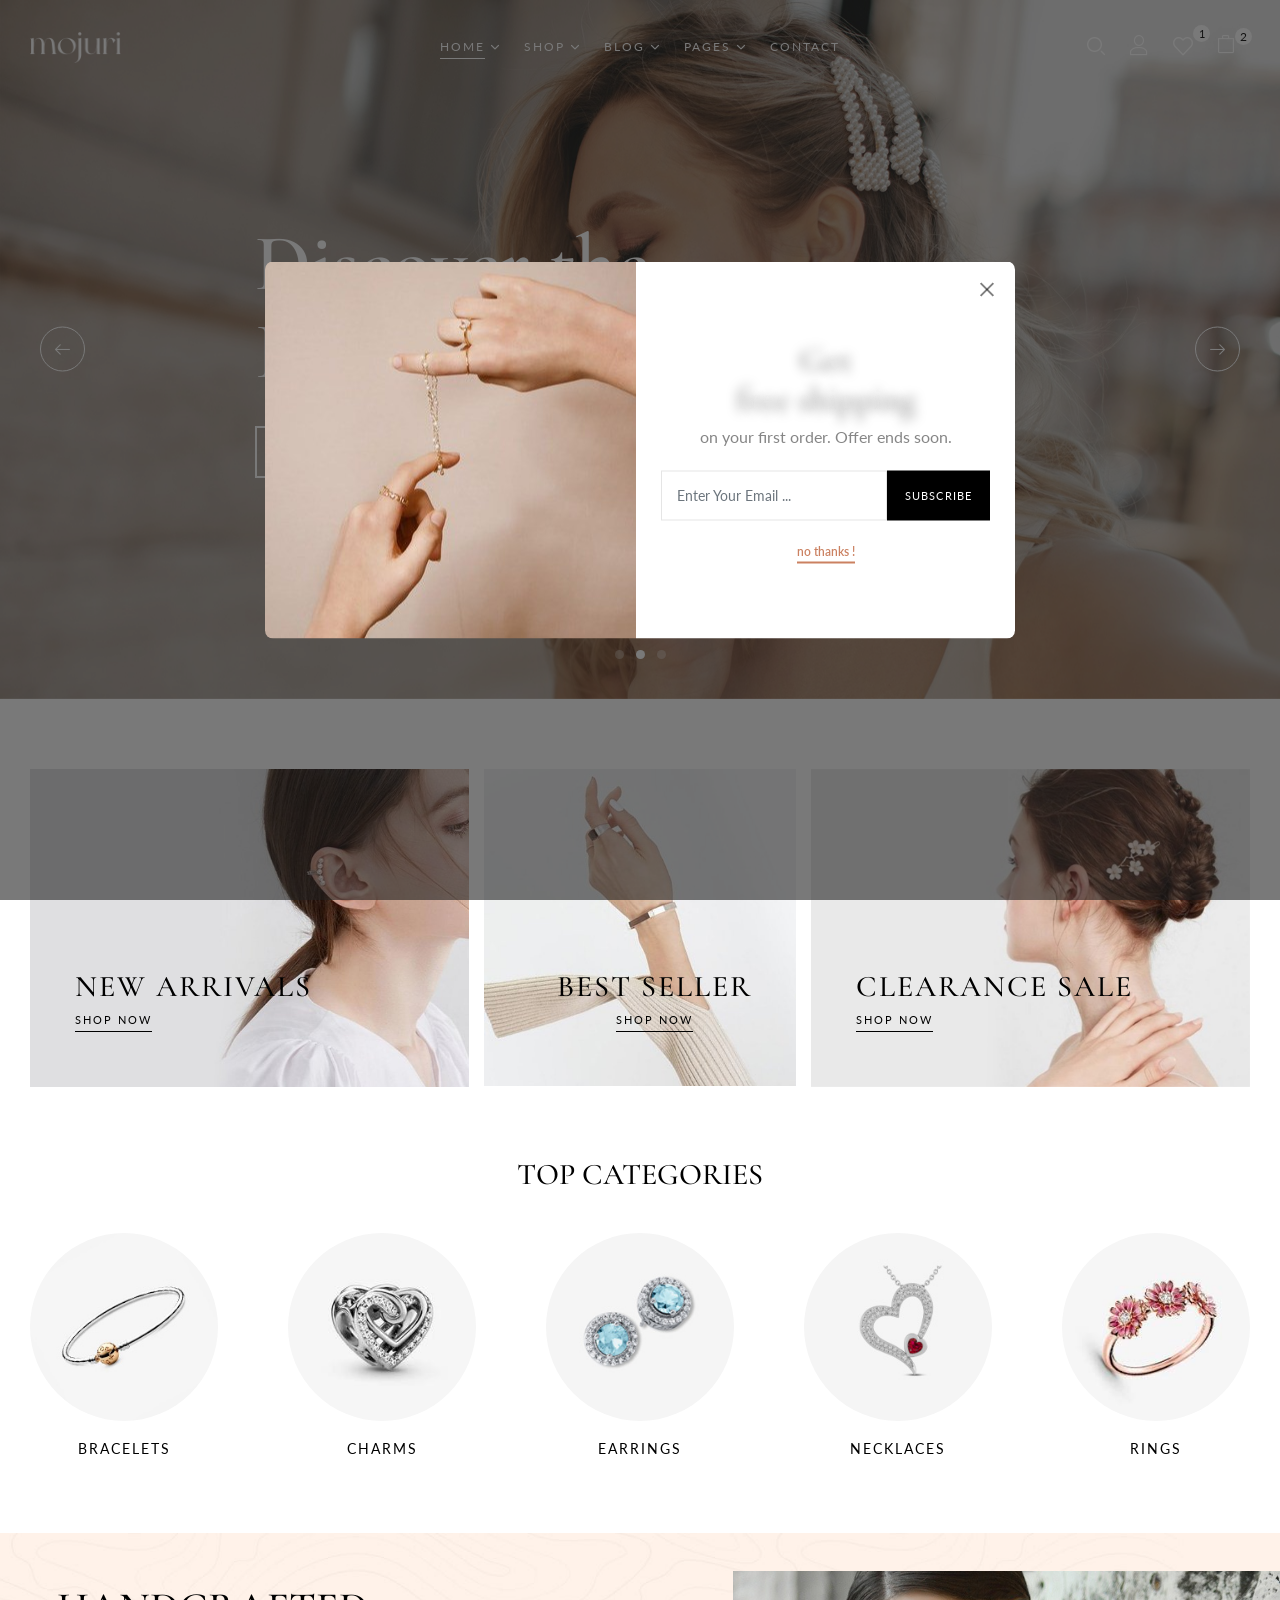
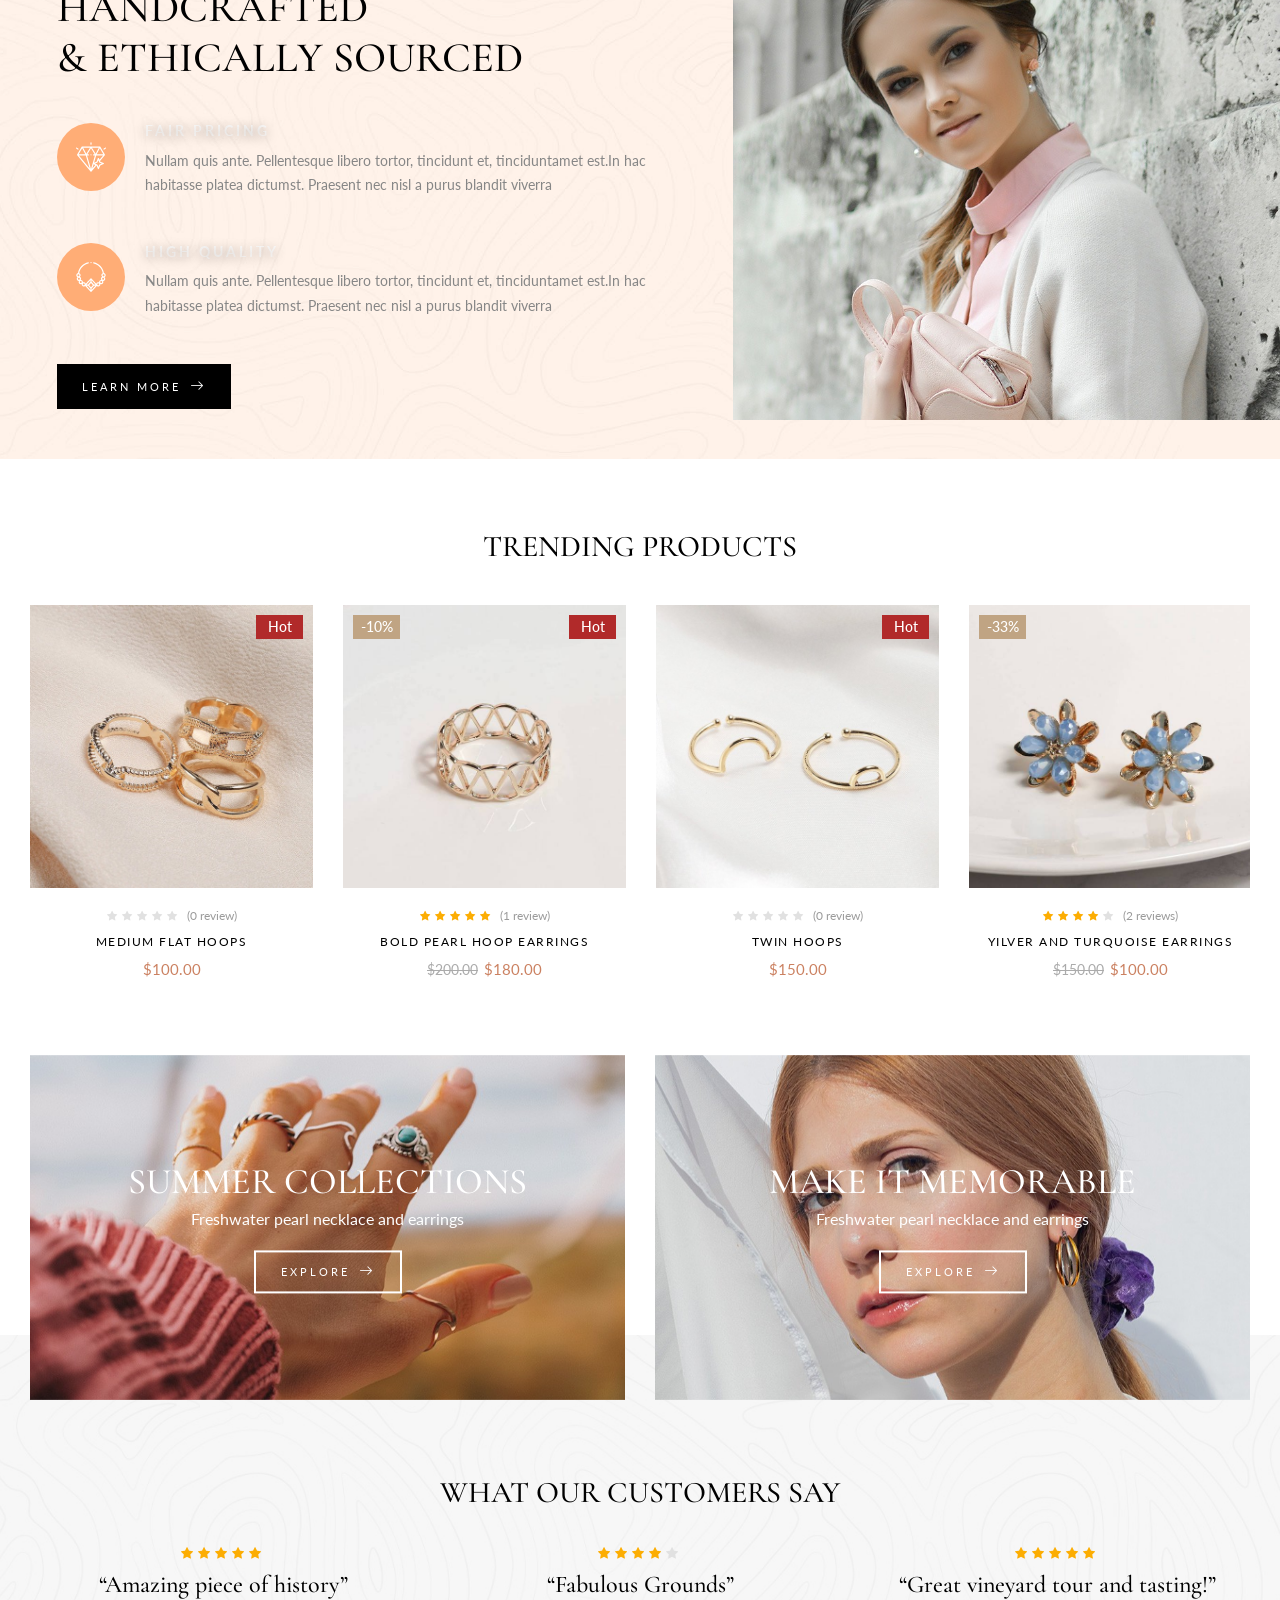
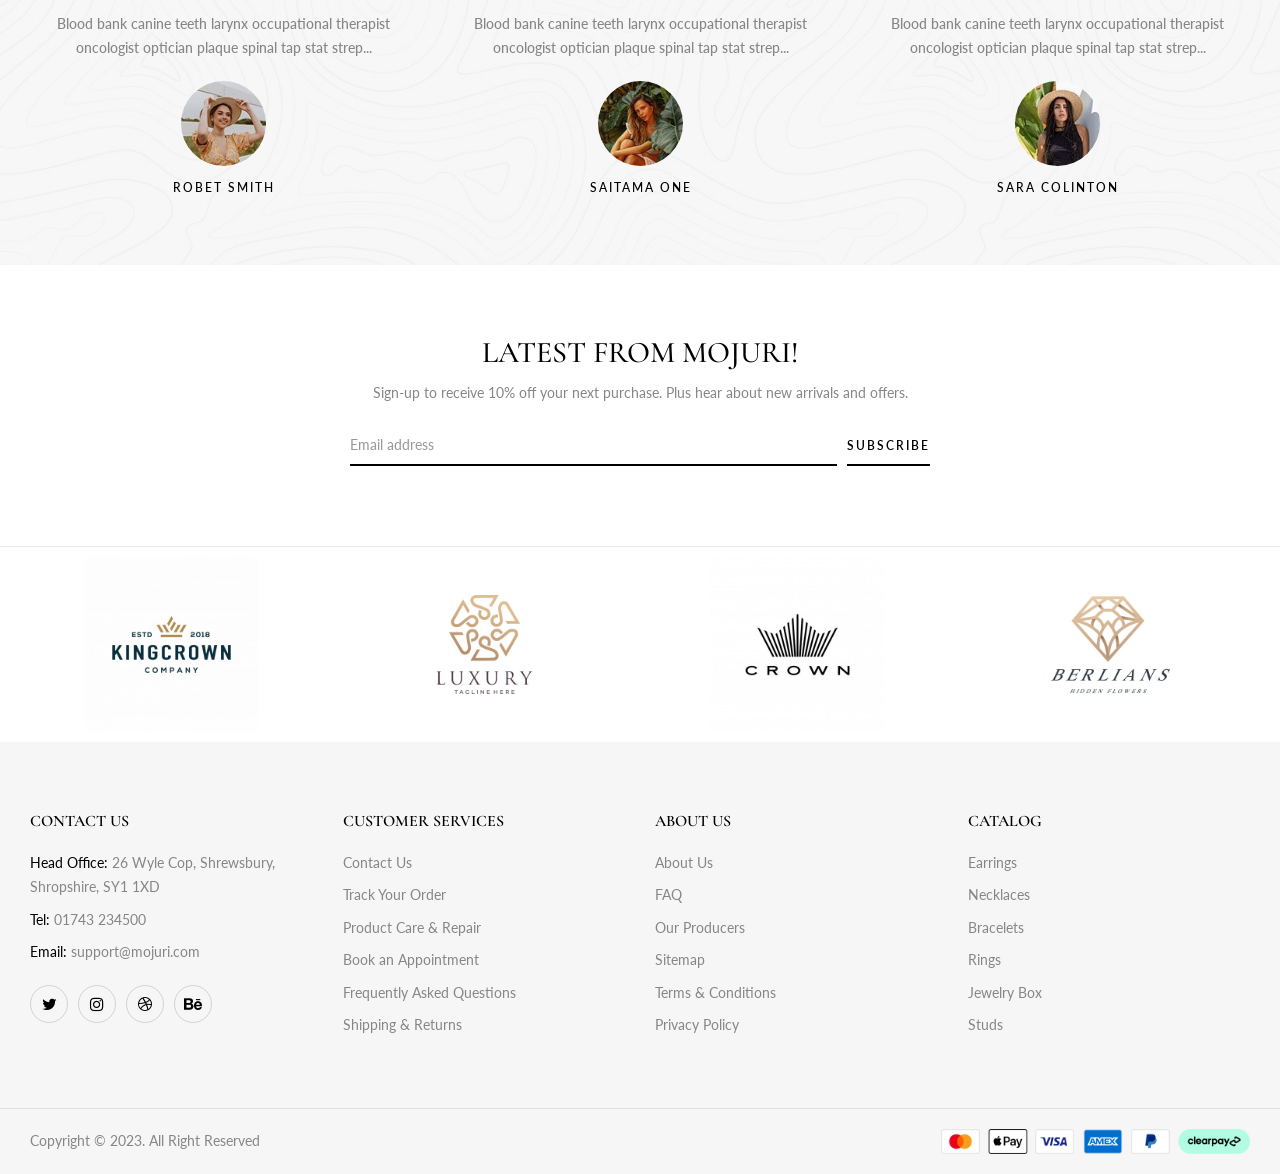
<file: index.htm>
<!DOCTYPE html>
<html lang="en">
	<head>
		<!-- Meta Data -->
		<meta charset="UTF-8">
		<meta http-equiv="X-UA-Compatible" content="IE=edge">
		<meta name="viewport" content="width=device-width, initial-scale=1">
		<title>Mojuri – Jewelry Store HTML Template</title>
		
		<!-- Favicon -->
		<link rel="shortcut icon" type="image/x-icon" href="media/favicon.png">
		
		<!-- Dependency Styles -->
		<link rel="stylesheet" href="libs/bootstrap/css/bootstrap.min.css" type="text/css">
		<link rel="stylesheet" href="libs/feather-font/css/iconfont.css" type="text/css">
		<link rel="stylesheet" href="libs/icomoon-font/css/icomoon.css" type="text/css">
		<link rel="stylesheet" href="libs/font-awesome/css/font-awesome.css" type="text/css">
		<link rel="stylesheet" href="libs/wpbingofont/css/wpbingofont.css" type="text/css">
		<link rel="stylesheet" href="libs/elegant-icons/css/elegant.css" type="text/css">
		<link rel="stylesheet" href="libs/slick/css/slick.css" type="text/css">
		<link rel="stylesheet" href="libs/slick/css/slick-theme.css" type="text/css">
		<link rel="stylesheet" href="libs/mmenu/css/mmenu.min.css" type="text/css">

		<!-- Site Stylesheet -->
		<link rel="stylesheet" href="assets/css/app.css" type="text/css">
		<link rel="stylesheet" href="assets/css/responsive.css" type="text/css">
		
		<!-- Google Web Fonts -->
		<link href="https://fonts.googleapis.com/css2?family=Cormorant+Garamond:ital,wght@0,300;0,400;0,500;0,600;0,700;1,300;1,400;1,500;1,600;1,700&display=swap" rel="stylesheet">
		<link href="https://fonts.googleapis.com/css2?family=Lato:ital,wght@0,100;0,300;0,400;0,700;0,900;1,100;1,300;1,400;1,700;1,900&display=swap" rel="stylesheet">
	</head>
	
	<body class="home">
		<div id="page" class="hfeed page-wrapper">
			<header id="site-header" class="site-header header-v1 color-white">
				<div class="header-mobile">
					<div class="section-padding">
						<div class="section-container">
							<div class="row">
								<div class="col-xl-4 col-lg-4 col-md-4 col-sm-3 col-3 header-left">
									<div class="navbar-header">
										<button type="button" id="show-megamenu" class="navbar-toggle"></button>
									</div>
								</div>
								<div class="col-xl-4 col-lg-4 col-md-4 col-sm-6 col-6 header-center">
									<div class="site-logo">
										<a href="index.html">
											<img width="400" height="79" src="media/logo-white.png" alt="Mojuri – Jewelry Store HTML Template" />
										</a>
									</div>
								</div>
								<div class="col-xl-4 col-lg-4 col-md-4 col-sm-3 col-3 header-right">
									<div class="mojuri-topcart dropdown">
										<div class="dropdown mini-cart top-cart">
											<div class="remove-cart-shadow"></div>
											<a class="dropdown-toggle cart-icon" href="#" role="button" data-toggle="dropdown" aria-haspopup="true" aria-expanded="false">
												<div class="icons-cart"><i class="icon-large-paper-bag"></i><span class="cart-count">2</span></div>
											</a>
											<div class="dropdown-menu cart-popup">
												<div class="cart-empty-wrap">
													<ul class="cart-list">
														<li class="empty">
															<span>No products in the cart.</span>
															<a class="go-shop" href="shop-grid-left.html">GO TO SHOP<i aria-hidden="true" class="arrow_right"></i></a>
														</li>
													</ul>
												</div>
												<div class="cart-list-wrap">
													<ul class="cart-list ">
														<li class="mini-cart-item">
															<a href="#" class="remove" title="Remove this item"><i class="icon_close"></i></a>
															<a href="shop-details.html" class="product-image"><img width="600" height="600" src="media/product/3.jpg" alt=""></a>
															<a href="shop-details.html" class="product-name">Twin Hoops</a>		
															<div class="quantity">Qty: 1</div>
															<div class="price">$150.00</div>
														</li>
														<li class="mini-cart-item">
															<a href="#" class="remove" title="Remove this item"><i class="icon_close"></i></a>													
															<a href="shop-details.html" class="product-image"><img width="600" height="600" src="media/product/1.jpg" alt=""></a>
															<a href="shop-details.html" class="product-name">Medium Flat Hoops</a>
															<div class="quantity">Qty: 1</div>
															<div class="price">$100.00</div>						
														</li>
													</ul>
													<div class="total-cart">
														<div class="title-total">Total: </div>
														<div class="total-price"><span>$250.00</span></div>
													</div>
													<div class="free-ship">
														<div class="title-ship">Buy <strong>$400</strong> more to enjoy <strong>FREE Shipping</strong></div>
														<div class="total-percent"><div class="percent" style="width:20%"></div></div>
													</div>
													<div class="buttons">
														<a href="shop-cart.html" class="button btn view-cart btn-primary">View cart</a>
														<a href="shop-checkout.html" class="button btn checkout btn-default">Check out</a>
													</div>
												</div>
											</div>
										</div>
									</div>
								</div>
							</div>
						</div>
					</div>

					<div class="header-mobile-fixed">
						<!-- Shop -->
						<div class="shop-page">
							<a href="shop-grid-left.html"><i class="wpb-icon-shop"></i></a>
						</div>

						<!-- Login -->
						<div class="my-account">
							<div class="login-header">
								<a href="page-my-account.html"><i class="wpb-icon-user"></i></a>
							</div>
						</div>

						<!-- Search -->
						<div class="search-box">
							<div class="search-toggle"><i class="wpb-icon-magnifying-glass"></i></div>
						</div>

						<!-- Wishlist -->
						<div class="wishlist-box">
							<a href="shop-wishlist.html"><i class="wpb-icon-heart"></i></a>
						</div>
					</div>
				</div>

				<div class="header-desktop">
					<div class="header-wrapper">
						<div class="section-padding">
							<div class="section-container large p-l-r">
								<div class="row">
									<div class="col-xl-3 col-lg-3 col-md-12 col-sm-12 col-12 header-left">
										<div class="site-logo">
											<a href="index.html">
												<img width="400" height="140" src="media/logo-white.png" alt="Mojuri – Jewelry Store HTML Template" />
											</a>
										</div>
									</div>

									<div class="col-xl-6 col-lg-6 col-md-12 col-sm-12 col-12 text-center header-center">
										<div class="site-navigation">
											<nav id="main-navigation">
												<ul id="menu-main-menu" class="menu">
													<li class="level-0 menu-item menu-item-has-children current-menu-item">
														<a href="index.html"><span class="menu-item-text">Home</span></a>
														<ul class="sub-menu">
															<li>
																<a href="index.html"><span class="menu-item-text">Home Clean</span></a>
															</li>
															<li>
																<a href="index2.html"><span class="menu-item-text">Home Collection</span></a>
															</li>
															<li>
																<a href="index3.html"><span class="menu-item-text">Home Minimal</span></a>
															</li>
															<li>
																<a href="index4.html"><span class="menu-item-text">Home Modern</span></a>
															</li>
															<li>
																<a href="index5.html"><span class="menu-item-text">Home Parallax</span></a>
															</li>
															<li>
																<a href="index6.html"><span class="menu-item-text">Home Strong</span></a>
															</li>
															<li>
																<a href="index7.html"><span class="menu-item-text">Home Style</span></a>
															</li>
															<li>
																<a href="index8.html"><span class="menu-item-text">Home Unique</span></a>
															</li>
														</ul>
													</li>
													<li class="level-0 menu-item menu-item-has-children">
														<a href="shop-grid-left.html"><span class="menu-item-text">Shop</span></a>
														<ul class="sub-menu">
															<li class="level-1 menu-item menu-item-has-children">
																<a href="shop-grid-left.html"><span class="menu-item-text">Shop - Products</span></a>
																<ul class="sub-menu">
																	<li>
																		<a href="shop-grid-left.html"><span class="menu-item-text">Shop Grid - Left Sidebar</span></a>
																	</li>
																	<li>
																		<a href="shop-list-left.html"><span class="menu-item-text">Shop List - Left Sidebar</span></a>
																	</li>
																	<li>
																		<a href="shop-grid-right.html"><span class="menu-item-text">Shop Grid - Right Sidebar</span></a>
																	</li>
																	<li>
																		<a href="shop-list-right.html"><span class="menu-item-text">Shop List - Right Sidebar</span></a>
																	</li>
																	<li>
																		<a href="shop-grid-fullwidth.html"><span class="menu-item-text">Shop Grid - No Sidebar</span></a>
																	</li>
																</ul>
															</li>
															<li>
																<a href="shop-details.html"><span class="menu-item-text">Shop Details</span></a>
															</li>
															<li>
																<a href="shop-cart.html"><span class="menu-item-text">Shop - Cart</span></a>
															</li>
															<li>
																<a href="shop-checkout.html"><span class="menu-item-text">Shop - Checkout</span></a>
															</li>
															<li>
																<a href="shop-wishlist.html"><span class="menu-item-text">Shop - Wishlist</span></a>
															</li>
														</ul>
													</li>
													<li class="level-0 menu-item menu-item-has-children mega-menu mega-menu-fullwidth align-center">
														<a href="blog-grid-left.html"><span class="menu-item-text">Blog</span></a>
														<div class="sub-menu">
															<div class="row">
																<div class="col-md-5">
																	<div class="menu-section">
																		<h2 class="sub-menu-title">Blog Category</h2>
																		<ul class="menu-list">
																			<li>
																				<a href="blog-grid-left.html"><span class="menu-item-text">Blog Grid - Left Sidebar</span></a>
																			</li>
																			<li>
																				<a href="blog-grid-right.html"><span class="menu-item-text">Blog Grid - Right Sidebar</span></a>
																			</li>
																			<li>
																				<a href="blog-list-left.html"><span class="menu-item-text">Blog List - Left Sidebar</span></a>
																			</li>
																			<li>
																				<a href="blog-list-right.html"><span class="menu-item-text">Blog List - Right Sidebar</span></a>
																			</li>
																			<li>
																				<a href="blog-grid-fullwidth.html"><span class="menu-item-text">Blog Grid - No Sidebar</span></a>
																			</li>
																		</ul>
																	</div>

																	<div class="menu-section">
																		<h2 class="sub-menu-title">Blog Details</h2>
																		<ul class="menu-list">
																			<li>
																				<a href="blog-details-left.html"><span class="menu-item-text">Blog Details - Left Sidebar</span></a>
																			</li>
																			<li>
																				<a href="blog-details-right.html"><span class="menu-item-text">Blog Details - Right Sidebar</span></a>
																			</li>
																			<li>
																				<a href="blog-details-fullwidth.html"><span class="menu-item-text">Blog Details - No Sidebar</span></a>
																			</li>
																		</ul>
																	</div>
																</div>
																<div class="col-md-7">
																	<div class="menu-section">
																		<h2 class="sub-menu-title">Recent Posts</h2>
																		<div class="block block-posts recent-posts p-t-5">
																			<ul class="posts-list">
																				<li class="post-item">
																					<a href="blog-details-right.html" class="post-image">
																						<img src="media/blog/1.jpg">
																					</a>
																					<div class="post-content">
																						<h2 class="post-title">
																							<a href="blog-details-right.html">
																								Bridial Fair Collections 2023
																							</a>
																						</h2>
																						<div class="post-time">
																							<span class="post-date">May 30, 2022</span>
																							<span class="post-comment">4 Comments</span>
																						</div>
																					</div>
																				</li>
																				<li class="post-item">
																					<a href="blog-details-right.html" class="post-image">
																						<img src="media/blog/2.jpg">
																					</a>
																					<div class="post-content">
																						<h2 class="post-title">
																							<a href="blog-details-right.html">
																								Our Sterling Silver
																							</a>
																						</h2>
																						<div class="post-time">
																							<span class="post-date">Aug 24, 2022</span>
																							<span class="post-comment">2 Comments</span>
																						</div>
																					</div>
																				</li>
																				<li class="post-item">
																					<a href="blog-details-right.html" class="post-image">
																						<img src="media/blog/3.jpg">
																					</a>
																					<div class="post-content">
																						<h2 class="post-title">
																							<a href="blog-details-right.html">
																								Kitchen Inspired On Japanese
																							</a>
																						</h2>
																						<div class="post-time">
																							<span class="post-date">Dec 06, 2022</span>
																							<span class="post-comment">1 Comment</span>
																						</div>
																					</div>
																				</li>
																			</ul>
																		</div>
																	</div>
																</div>
															</div>
														</div>
													</li>
													<li class="level-0 menu-item menu-item-has-children">
														<a href="#"><span class="menu-item-text">Pages</span></a>
														<ul class="sub-menu">
															<li>
																<a href="page-login.html"><span class="menu-item-text">Login / Register</span></a>
															</li>
															<li>
																<a href="page-forgot-password.html"><span class="menu-item-text">Forgot Password</span></a>
															</li>
															<li>
																<a href="page-my-account.html"><span class="menu-item-text">My Account</span></a>
															</li>
															<li>
																<a href="page-about.html"><span class="menu-item-text">About Us</span></a>
															</li>
															<li>
																<a href="page-contact.html"><span class="menu-item-text">Contact</span></a>
															</li>
															<li>
																<a href="page-faq.html"><span class="menu-item-text">FAQ</span></a>
															</li>
															<li>
																<a href="page-404.html"><span class="menu-item-text">Page 404</span></a>
															</li>
														</ul>
													</li>
													<li class="level-0 menu-item">
														<a href="page-contact.html"><span class="menu-item-text">Contact</span></a>
													</li>
												</ul>
											</nav>
										</div>
									</div>

									<div class="col-xl-3 col-lg-3 col-md-12 col-sm-12 col-12 header-right">
										<div class="header-page-link">
											<!-- Search -->
											<div class="search-box">
												<div class="search-toggle"><i class="icon-search"></i></div>
											</div>

											<!-- Login -->
											<div class="login-header icon">
												<a class="active-login" href="#"><i class="icon-user"></i></a>
												<div class="form-login-register">
													<div class="box-form-login">
														<div class="active-login"></div>
														<div class="box-content">
															<div class="form-login active">
																<form id="login_ajax" method="post" class="login">
																	<h2>Sign in</h2>
																	<p class="status"></p>
																	<div class="content">
																		<div class="username">
																			<input type="text" required="required" class="input-text" name="username" id="username" placeholder="Your name"/>
																		</div>
																		<div class="password">
																			<input class="input-text" required="required" type="password" name="password" id="password" placeholder="Password"/>
																		</div>
																		<div class="rememberme-lost">
																			<div class="rememberme">
																				<input name="rememberme" type="checkbox" id="rememberme" value="forever"/>
																				<label for="rememberme" class="inline">Remember me</label>
																			</div>
																			<div class="lost_password">
																				<a href="forgot-password.html">Lost your password?</a>
																			</div>
																		</div>
																		<div class="button-login">
																			<input type="submit" class="button" name="login" value="Login"/>
																		</div>
																		<div class="button-next-reregister">Create An Account</div>
																	</div>						
																</form>
															</div>
															<div class="form-register">
																<form method="post" class="register">
																	<h2>REGISTER</h2>
																	<div class="content">
																		<div class="email">
																			<input type="email" class="input-text" placeholder="Email" name="email" id="reg_email" value=""/>
																		</div>
																		<div class="password">
																			<input type="password" class="input-text" placeholder="Password" name="password" id="reg_password"/>
																		</div>															
																		<div class="button-register">
																			<input type="submit" class="button" name="register" value="Register"/>
																		</div>
																		<div class="button-next-login">Already has an account</div>
																	</div>
																</form>
															</div>
														</div>
													</div>
												</div>
											</div>

											<!-- Wishlist -->
											<div class="wishlist-box">
												<a href="shop-wishlist.html"><i class="icon-heart"></i></a>
												<span class="count-wishlist">1</span>
											</div>
											
											<!-- Cart -->
											<div class="mojuri-topcart dropdown light">
												<div class="dropdown mini-cart top-cart">
													<div class="remove-cart-shadow"></div>
													<a class="dropdown-toggle cart-icon" href="#" role="button" data-toggle="dropdown" aria-haspopup="true" aria-expanded="false">
														<div class="icons-cart"><i class="icon-large-paper-bag"></i><span class="cart-count">2</span></div>
													</a>
													<div class="dropdown-menu cart-popup">
														<div class="cart-empty-wrap">
															<ul class="cart-list">
																<li class="empty">
																	<span>No products in the cart.</span>
																	<a class="go-shop" href="shop-grid-left.html">GO TO SHOP<i aria-hidden="true" class="arrow_right"></i></a>
																</li>
															</ul>
														</div>
														<div class="cart-list-wrap">
															<ul class="cart-list ">
																<li class="mini-cart-item">
																	<a href="#" class="remove" title="Remove this item"><i class="icon_close"></i></a>
																	<a href="shop-details.html" class="product-image"><img width="600" height="600" src="media/product/3.jpg" alt=""></a>
																	<a href="shop-details.html" class="product-name">Twin Hoops</a>		
																	<div class="quantity">Qty: 1</div>
																	<div class="price">$150.00</div>
																</li>
																<li class="mini-cart-item">
																	<a href="#" class="remove" title="Remove this item"><i class="icon_close"></i></a>													
																	<a href="shop-details.html" class="product-image"><img width="600" height="600" src="media/product/1.jpg" alt=""></a>
																	<a href="shop-details.html" class="product-name">Medium Flat Hoops</a>
																	<div class="quantity">Qty: 1</div>
																	<div class="price">$100.00</div>						
																</li>
															</ul>
															<div class="total-cart">
																<div class="title-total">Total: </div>
																<div class="total-price"><span>$250.00</span></div>
															</div>
															<div class="free-ship">
																<div class="title-ship">Buy <strong>$400</strong> more to enjoy <strong>FREE Shipping</strong></div>
																<div class="total-percent"><div class="percent" style="width:20%"></div></div>
															</div>
															<div class="buttons">
																<a href="shop-cart.html" class="button btn view-cart btn-primary">View cart</a>
																<a href="shop-checkout.html" class="button btn checkout btn-default">Check out</a>
															</div>
														</div>
													</div>
												</div>
											</div>
										</div>
									</div>
								</div>
							</div>
						</div>
					</div>
				</div>
			</header>

			<div id="site-main" class="site-main">
				<div id="main-content" class="main-content">
					<div id="primary" class="content-area">
						<div id="content" class="site-content" role="main">
							<section class="section m-b-70">
								<!-- Block Sliders -->
								<div class="block block-sliders auto-height color-white nav-center">
									<div class="slick-sliders" data-autoplay="true" data-dots="true" data-nav="true" data-columns4="1" data-columns3="1" data-columns2="1" data-columns1="1" data-columns1440="1" data-columns="1">
										<div class="item slick-slide">
											<div class="item-content">
												<div class="content-image">
													<img width="1920" height="1080" src="media/slider/1-1.jpg" alt="Image Slider">
												</div>
												<div class="item-info horizontal-start vertical-middle">
													<div class="content">
														<h2 class="title-slider">Discover a <br>world of jewelry</h2>
														<a class="button-slider button button-white button-outline thick-border" href="shop-grid-left.html">Explore Bestseller</a>
													</div>
												</div>
											</div>
										</div>
										<div class="item slick-slide">
											<div class="item-content">
												<div class="content-image">
													<img width="1920" height="1080" src="media/slider/1-2.jpg" alt="Image Slider">
												</div>
												<div class="item-info horizontal-start vertical-middle">
													<div class="content">
														<h2 class="title-slider">Discover the<br> Best of the Best</h2>
														<a class="button-slider button button-white button-outline thick-border" href="shop-grid-left.html">Explore Bestseller</a>
													</div>
												</div>
											</div>
										</div>
										<div class="item slick-slide">
											<div class="item-content">
												<div class="content-image">
													<img width="1920" height="1080" src="media/slider/1-3.jpg" alt="Image Slider">
												</div>
												<div class="item-info horizontal-start vertical-middle">
													<div class="content">
														<h2 class="title-slider">Oh,<br> Hello Newness!</h2>
														<a class="button-slider button button-white button-outline thick-border" href="shop-grid-left.html">Explore Bestseller</a>
													</div>
												</div>
											</div>
										</div>
									</div>
								</div>
							</section>

							<section class="section section-padding m-b-70">
								<div class="section-container large">
									<!-- Block Banners (Layout 1) -->
									<div class="block block-banners layout-1 banners-effect">
										<div class="block-widget-wrap small-space">
											<div class="row">
												<div class="section-column left sm-m-b">
													<div class="block-widget-banner">
														<div class="bg-banner">
															<div class="banner-wrapper banners">
																<div class="banner-image">
																	<a href="shop-grid-left.html">
																		<img width="630" height="457" src="media/banner/banner-1-1.jpg" alt="Banner Image">
																	</a>
																</div>
																<div class="banner-wrapper-infor">
																	<div class="info">
																		<div class="content">
																			<h3 class="title-banner">New Arrivals</h3>
																			<a class="button" href="shop-grid-left.html">Shop Now</a>						
																		</div>
																	</div>
																</div>
															</div>
														</div>
													</div>
												</div>
												<div class="section-column center sm-m-b">
													<div class="block-widget-banner">
														<div class="bg-banner">
															<div class="banner-wrapper banners">
																<div class="banner-image">
																	<a href="shop-grid-left.html">
																		<img width="450" height="457" src="media/banner/banner-1-2.jpg" alt="Banner Image">
																	</a>
																</div>
																<div class="banner-wrapper-infor text-center">
																	<div class="info">
																		<div class="content">
																			<h3 class="title-banner">Best Seller</h3>
																			<a class="button center" href="shop-grid-left.html">Shop Now</a>						
																		</div>
																	</div>
																</div>
															</div>
														</div>
													</div>
												</div>
												<div class="section-column right">
													<div class="block-widget-banner">
														<div class="bg-banner">
															<div class="banner-wrapper banners">
																<div class="banner-image">
																	<a href="shop-grid-left.html">
																		<img width="630" height="457" src="media/banner/banner-1-3.jpg" alt="Banner Image">
																	</a>
																</div>
																<div class="banner-wrapper-infor">
																	<div class="info">
																		<div class="content">
																			<h3 class="title-banner">Clearance Sale</h3>
																			<a class="button" href="shop-grid-left.html">Shop Now</a>						
																		</div>
																	</div>
																</div>
															</div>
														</div>
													</div>
												</div>
											</div>
										</div>
									</div>
								</div>
							</section>

							<section class="section section-padding m-b-70">
								<div class="section-container">
									<!-- Block Product Categories -->
									<div class="block block-product-cats slider round-border">
										<div class="block-widget-wrap">
											<div class="block-title"><h2>Top Categories</h2></div>
											<div class="block-content">
												<div class="product-cats-list slick-wrap">
													<div class="slick-sliders content-category" data-dots="0" data-slidestoscroll="true" data-nav="1" data-columns4="2" data-columns3="3" data-columns2="3" data-columns1="5" data-columns1440="5" data-columns="5">
														<div class="item item-product-cat slick-slide">	
															<div class="item-product-cat-content">
																<a href="shop-grid-left.html">
																	<div class="item-image animation-horizontal">
																		<img width="258" height="258" src="media/product/cat-1.jpg" alt="Bracelets">
																	</div>
																</a>			
																<div class="product-cat-content-info">
																	<h2 class="item-title">
																		<a href="shop-grid-left.html">Bracelets</a>
																	</h2>
																</div>
															</div>
														</div>
														<div class="item item-product-cat slick-slide">	
															<div class="item-product-cat-content">
																<a href="shop-grid-left.html">
																	<div class="item-image animation-horizontal">
																		<img width="258" height="258" src="media/product/cat-2.jpg" alt="Charms">
																	</div>
																</a>			
																<div class="product-cat-content-info">
																	<h2 class="item-title">
																		<a href="shop-grid-left.html">Charms</a>
																	</h2>
																</div>
															</div>
														</div>
														<div class="item item-product-cat slick-slide">	
															<div class="item-product-cat-content">
																<a href="shop-grid-left.html">
																	<div class="item-image animation-horizontal">
																		<img width="258" height="258" src="media/product/cat-3.jpg" alt="Earrings">
																	</div>
																</a>			
																<div class="product-cat-content-info">
																	<h2 class="item-title">
																		<a href="shop-grid-left.html">Earrings</a>
																	</h2>
																</div>
															</div>
														</div>
														<div class="item item-product-cat slick-slide">	
															<div class="item-product-cat-content">
																<a href="shop-grid-left.html">
																	<div class="item-image animation-horizontal">
																		<img width="258" height="258" src="media/product/cat-4.jpg" alt="Necklaces">
																	</div>
																</a>			
																<div class="product-cat-content-info">
																	<h2 class="item-title">
																		<a href="shop-grid-left.html">Necklaces</a>
																	</h2>
																</div>
															</div>
														</div>
														<div class="item item-product-cat slick-slide">	
															<div class="item-product-cat-content">
																<a href="shop-grid-left.html">
																	<div class="item-image animation-horizontal">
																		<img width="258" height="258" src="media/product/cat-5.jpg" alt="Rings">
																	</div>
																</a>			
																<div class="product-cat-content-info">
																	<h2 class="item-title">
																		<a href="shop-grid-left.html">Rings</a>
																	</h2>
																</div>
															</div>
														</div>
														<div class="item item-product-cat slick-slide">	
															<div class="item-product-cat-content">
																<a href="shop-grid-left.html">
																	<div class="item-image animation-horizontal">
																		<img width="258" height="258" src="media/product/cat-1.jpg" alt="Bracelets">
																	</div>
																</a>			
																<div class="product-cat-content-info">
																	<h2 class="item-title">
																		<a href="shop-grid-left.html">Bracelets</a>
																	</h2>
																</div>
															</div>
														</div>
													</div>
												</div>
											</div>
										</div>
									</div>
								</div>
							</section>

							<section class="section background-img bg-img-1 m-b-70">
								<!-- Block Intro -->
								<div class="block block-intro">
									<div class="row">
										<div class="section-column left">
											<div class="intro-wrap">
												<h2 class="intro-title">Handcrafted<br> &amp; Ethically Sourced</h2>
												<div class="intro-item">
													<div class="icon">
														<span class="wrap animation-horizontal">
															<svg xmlns="http://www.w3.org/2000/svg" id="Capa_1" height="100%" viewBox="0 0 512.001 512.001" width="100%"><g><g><g><g><path d="m479.371 131.029c-3.099 0-6.154-1.436-8.11-4.139-3.236-4.475-2.233-10.727 2.241-13.963l22.638-16.376c4.475-3.239 10.727-2.233 13.964 2.241 3.236 4.475 2.233 10.727-2.241 13.963l-22.638 16.376c-1.772 1.281-3.823 1.898-5.854 1.898z"></path></g></g><g><g><path d="m32.63 131.029c-2.032 0-4.082-.617-5.854-1.898l-22.637-16.376c-4.475-3.237-5.478-9.488-2.241-13.963 3.238-4.474 9.49-5.478 13.964-2.241l22.638 16.375c4.475 3.237 5.478 9.488 2.241 13.963-1.956 2.703-5.012 4.14-8.111 4.14z"></path></g></g><g><g><path d="m256.001 49.025c-5.522 0-10-4.477-10-10v-23.867c0-5.523 4.478-10 10-10s10 4.477 10 10v23.866c0 5.523-4.478 10.001-10 10.001z"></path></g></g><g><path d="m492.647 215.277-77.499-133.949c-1.787-3.09-5.086-4.992-8.655-4.992h-300.986c-3.569 0-6.868 1.902-8.655 4.992l-77.498 133.949c-2.092 3.614-1.717 8.147.939 11.369l227.991 276.558c1.899 2.305 4.729 3.639 7.716 3.639s5.816-1.334 7.716-3.639l85.631-103.871 1.009.399 22.572 57.368c1.505 3.824 5.196 6.338 9.306 6.338s7.801-2.514 9.306-6.338l22.572-57.368 57.228-22.623c3.817-1.509 6.324-5.196 6.324-9.3s-2.507-7.791-6.323-9.3l-57.229-22.623-4.026-10.231 81.621-99.009c2.657-3.222 3.032-7.754.94-11.369zm-25.994-4.992h-113.904l53.737-103.991zm-210.652 248.864-67.465-228.863h22.259c5.522 0 10-4.477 10-10s-4.478-10-10-10h-17.303l62.508-102.427 62.508 102.426h-17.301c-5.522 0-10 4.477-10 10s4.478 10 10 10h22.26zm79.601-259.246-63.204-103.567h116.722zm-167.918 30.382 65.943 223.697-184.414-223.697zm8.713-30.382-53.517-103.567h116.722zm-70.883-93.609 53.736 103.991h-113.902zm172.86 347.689 21.836-74.074 29.588 11.696zm162.089-86.174-37.741 14.919c-2.577 1.019-4.615 3.06-5.63 5.638l-14.857 37.76-14.857-37.76c-1.015-2.578-3.053-4.62-5.63-5.638l-37.741-14.919 37.742-14.92c2.576-1.019 4.614-3.06 5.629-5.638l14.857-37.76 14.857 37.76c1.015 2.578 3.053 4.62 5.629 5.638zm-48.923-89.291c-1.505-3.824-5.196-6.338-9.306-6.338s-7.801 2.514-9.306 6.338l-22.572 57.368-42.071 16.631 36.032-122.232h118.47l-61.075 74.087z"></path><g><path d="m256.18 230.291c-4.12 0-7.897-2.638-9.35-6.483-1.491-3.948-.269-8.58 3.006-11.255 3.235-2.643 7.897-2.987 11.481-.842 3.583 2.144 5.496 6.426 4.674 10.529-.924 4.61-5.103 8.051-9.811 8.051z"></path></g></g></g></g></svg>
														</span>
													</div>
													<div class="content">
														<h3 class="title">FAIR PRICING</h3>
														<div class="text">Nullam quis ante. Pellentesque libero tortor, tincidunt et, tinciduntamet est.In hac habitasse platea dictumst. Praesent nec nisl a purus blandit viverra</div>
													</div>
												</div>
												<div class="intro-item">
													<div class="icon">
														<span class="wrap animation-horizontal">
															<svg xmlns="http://www.w3.org/2000/svg" id="Capa_1" height="100%" viewBox="0 0 511.985 511.985" width="100%"><g><g><path d="m256.002 19.995c-4.193 0-8.038-2.714-9.438-6.667-1.415-3.996-.091-8.565 3.231-11.192 3.218-2.545 7.81-2.846 11.333-.741 3.587 2.144 5.493 6.408 4.697 10.512-.902 4.643-5.097 8.088-9.823 8.088z"></path><path d="m486.898 258.449c12.552-6.567 20.748-20.113 19.768-35.14-.641-9.838-5.073-18.839-12.478-25.343-4.91-4.312-10.737-7.185-16.974-8.444-14.109-91.307-83.346-165.063-174.016-184.544-5.399-1.16-10.723 2.277-11.883 7.68-1.162 5.402 2.278 10.723 7.68 11.884 82.042 17.628 144.813 84.063 158.199 166.49-14.984 5.483-25.248 20.366-24.158 37.083.64 9.831 5.066 18.824 12.46 25.326-8.551 4.454-14.918 11.927-17.963 21.102-3.64 10.962-1.835 22.447 3.935 31.503-1.269-.047-2.548-.03-3.833.054-9.835.642-18.83 5.079-25.331 12.493-7.141 8.146-10.047 18.579-8.897 28.58-.57-.221-1.148-.429-1.732-.623-9.356-3.111-19.359-2.388-28.169 2.032-8.947 4.489-15.278 12.151-18.315 20.944l-81.746-89.114-.161-.16c-4.044-4.041-10.602-4.025-14.626.035l-.032.032c-.002.002-81.832 89.207-81.832 89.207-3.037-8.793-9.368-16.455-18.315-20.944-8.81-4.42-18.817-5.144-28.169-2.032-.584.194-1.162.402-1.732.623 1.15-10.002-1.756-20.435-8.897-28.581-6.501-7.413-15.496-11.85-25.331-12.492-1.284-.085-2.563-.103-3.831-.056 5.769-9.056 7.574-20.539 3.935-31.5-3.046-9.176-9.413-16.649-17.964-21.103 7.394-6.502 11.819-15.495 12.46-25.326 1.09-16.717-9.173-31.6-24.157-37.083 13.363-82.19 76.353-148.774 157.896-166.426 5.366-1.162 9.066-6.345 8.026-11.735-1.066-5.526-6.455-9.066-11.928-7.893-90.28 19.398-159.919 93.388-174.016 184.542-6.234 1.26-12.064 4.135-16.973 8.446-7.405 6.504-11.838 15.504-12.479 25.343-.98 15.028 7.216 28.573 19.768 35.14-10.777 9.503-15.465 24.89-10.66 39.366 3.107 9.358 9.668 16.946 18.478 21.365 5.21 2.614 10.837 3.935 16.5 3.935.477 0 .955-.01 1.433-.028-8.588 13.487-7.683 31.584 3.374 44.198 6.501 7.413 15.496 11.85 25.331 12.492.822.054 1.64.08 2.455.08 4.598 0 9.089-.848 13.29-2.48-1.698 14.954 5.912 30.08 20.119 37.209 5.21 2.614 10.836 3.934 16.499 3.934 3.914 0 7.847-.631 11.67-1.902 4.973-1.653 9.445-4.285 13.207-7.712l91.792 100.065c.005.005.018.019.04.04 4.089 3.962 10.592 3.958 14.72.036l.03-.029 91.836-100.113c3.762 3.427 8.234 6.058 13.207 7.712 3.824 1.271 7.755 1.902 11.67 1.902 5.662 0 11.289-1.32 16.499-3.934 14.206-7.128 21.817-22.255 20.119-37.209 4.201 1.632 8.691 2.48 13.29 2.48.815 0 1.634-.026 2.455-.08 9.835-.642 18.83-5.079 25.331-12.493 11.057-12.613 11.962-30.709 3.375-44.197.477.019.955.028 1.432.028 5.662 0 11.29-1.321 16.5-3.935 8.809-4.419 15.371-12.007 18.478-21.365 4.806-14.475.117-29.862-10.659-39.365zm-18.146-49.608c4.491-.292 8.841 1.184 12.229 4.16 3.391 2.979 5.422 7.101 5.716 11.61.607 9.302-6.459 17.364-15.749 17.971-4.492.296-8.841-1.183-12.23-4.159-3.391-2.978-5.421-7.101-5.715-11.609-.606-9.303 6.459-17.366 15.749-17.973zm-212.76 224.088-32.196-38.257 32.196-38.257 32.195 38.257zm10.006-95.702v-24.429l65.927 71.869h-26.004zm-20.011-24.429v24.429l-39.924 47.44h-26.003zm-220.7-88.188c.294-4.507 2.324-8.63 5.716-11.609 3.106-2.728 7.014-4.197 11.109-4.197.371 0 .746.012 1.121.036 9.29.607 16.355 8.67 15.749 17.973-.294 4.507-2.324 8.631-5.715 11.609-3.389 2.974-7.728 4.445-12.23 4.159-9.291-.606-16.357-8.668-15.75-17.971zm16.591 76.684c-4.032-2.023-7.036-5.497-8.459-9.783-2.937-8.849 1.863-18.438 10.7-21.377 1.749-.581 3.547-.87 5.337-.87 2.59 0 5.163.604 7.546 1.8 4.031 2.023 7.036 5.496 8.459 9.783 2.937 8.849-1.863 18.438-10.701 21.377-4.278 1.422-8.854 1.093-12.882-.93zm51.2 54.354c-3.389 2.977-7.74 4.454-12.23 4.16-4.499-.294-8.614-2.324-11.588-5.716-6.145-7.01-5.447-17.715 1.557-23.864 3.105-2.728 7.013-4.197 11.107-4.197.373 0 .747.012 1.123.036 4.499.294 8.614 2.324 11.588 5.716 6.142 7.011 5.445 17.717-1.557 23.865zm44.184 41.98c-4.28 1.422-8.854 1.093-12.882-.929-8.327-4.177-11.704-14.358-7.528-22.695 2.022-4.035 5.491-7.042 9.77-8.465 1.749-.581 3.546-.87 5.336-.87 2.59 0 5.164.604 7.547 1.8 8.326 4.177 11.704 14.357 7.528 22.694-2.021 4.036-5.492 7.042-9.771 8.465zm68.801 7.05 39.924 47.44v24.429l-65.927-71.869zm59.935 71.869v-24.429l39.923-47.44h26.004zm121.606-79.848c-4.029 2.023-8.604 2.352-12.882.929-4.279-1.423-7.749-4.429-9.771-8.465-4.175-8.337-.797-18.517 7.528-22.694 4.03-2.022 8.604-2.354 12.883-.93 4.279 1.423 7.748 4.429 9.77 8.465 4.176 8.337.799 18.518-7.528 22.695zm55.122-42.607c-2.974 3.392-7.09 5.423-11.588 5.717-4.488.293-8.841-1.183-12.229-4.16-.001 0-.001 0-.001 0-7.003-6.149-7.699-16.855-1.556-23.863 2.974-3.392 7.09-5.423 11.588-5.717.375-.024.749-.036 1.123-.036 4.094 0 8.001 1.469 11.108 4.197 7.002 6.148 7.699 16.853 1.555 23.862zm35.839-62.581c-1.423 4.286-4.426 7.76-8.459 9.783-4.03 2.023-8.604 2.353-12.882.93-8.838-2.939-13.638-12.528-10.7-21.378 1.422-4.285 4.426-7.759 8.458-9.782 4.03-2.023 8.604-2.353 12.882-.93 8.838 2.94 13.638 12.529 10.701 21.377z"></path></g></g></svg>
														</span>
													</div>
													<div class="content">
														<h3 class="title">HIGH QUALITY</h3>
														<div class="text">Nullam quis ante. Pellentesque libero tortor, tincidunt et, tinciduntamet est.In hac habitasse platea dictumst. Praesent nec nisl a purus blandit viverra</div>
													</div>
												</div>
												<div class="intro-btn">
													<a href="shop-grid-left.html" class="button button-black button-arrow animation-horizontal">LEARN MORE</a>
												</div>
											</div>
										</div>
										<div class="section-column right">
											<a href="#">
												<img class="hover-opacity" width="820" height="674" src="media/banner/intro-1.jpg" alt="intro">
											</a>
										</div>
									</div>
								</div>
							</section>

							<section class="section section-padding m-b-70">
								<div class="section-container large">
									<!-- Block Products -->
									<div class="block block-products slider">
										<div class="block-widget-wrap">
											<div class="block-title"><h2>Trending Products</h2></div>
											<div class="block-content">
												<div class="content-product-list slick-wrap">
													<div class="slick-sliders products-list grid" data-slidestoscroll="true" data-dots="false" data-nav="1" data-columns4="1" data-columns3="2" data-columns2="2" data-columns1="3" data-columns1440="4" data-columns="4">
														<div class="item-product slick-slide">
															<div class="items">
																<div class="products-entry clearfix product-wapper">
																	<div class="products-thumb">
																		<div class="product-lable">
																			<div class="hot">Hot</div>
																		</div>
																		<div class="product-thumb-hover">
																			<a href="shop-details.html">
																				<img width="600" height="600" src="media/product/1.jpg" class="post-image" alt="">
																				<img width="600" height="600" src="media/product/1-2.jpg" class="hover-image back" alt="">
																			</a>
																		</div>		
																		<div class="product-button">
																			<div class="btn-add-to-cart" data-title="Add to cart">
																				<a rel="nofollow" href="#" class="product-btn button">Add to cart</a>
																			</div>
																			<div class="btn-wishlist" data-title="Wishlist">
																				<button class="product-btn">Add to wishlist</button>
																			</div>
																			<div class="btn-compare" data-title="Compare">
																				<button class="product-btn">Compare</button>
																			</div>
																			<span class="product-quickview" data-title="Quick View">
																				<a href="#" class="quickview quickview-button">Quick View <i class="icon-search"></i></a>
																			</span>		
																		</div>
																	</div>
																	<div class="products-content">
																		<div class="contents">
																			<div class="rating">
																				<div class="star star-0"></div><span class="count">(0 review)</span>
																			</div>
																			<h3 class="product-title"><a href="shop-details.html">Medium Flat Hoops</a></h3>
																			<span class="price">$100.00</span>
																		</div>
																	</div>
																</div>
															</div>
														</div>
														<div class="item-product slick-slide">
															<div class="items">
																<div class="products-entry clearfix product-wapper">
																	<div class="products-thumb">
																		<div class="product-lable">
																			<div class="onsale">-10%</div>
																			<div class="hot">Hot</div>
																		</div>
																		<div class="product-thumb-hover">
																			<a href="shop-details.html">
																				<img width="600" height="600" src="media/product/2.jpg" class="post-image" alt="">
																				<img width="600" height="600" src="media/product/2-2.jpg" class="hover-image back" alt="">
																			</a>
																		</div>		
																		<div class="product-button">
																			<div class="btn-add-to-cart" data-title="Add to cart">
																				<a rel="nofollow" href="#" class="product-btn button">Add to cart</a>
																			</div>
																			<div class="btn-wishlist" data-title="Wishlist">
																				<button class="product-btn">Add to wishlist</button>
																			</div>
																			<div class="btn-compare" data-title="Compare">
																				<button class="product-btn">Compare</button>
																			</div>
																			<span class="product-quickview" data-title="Quick View">
																				<a href="#" class="quickview quickview-button">Quick View <i class="icon-search"></i></a>
																			</span>		
																		</div>
																	</div>
																	<div class="products-content">
																		<div class="contents">
																			<div class="rating">
																				<div class="star star-5"></div><span class="count">(1 review)</span>
																			</div>
																			<h3 class="product-title"><a href="shop-details.html">Bold Pearl Hoop Earrings</a></h3>
																			<span class="price">
																				<del aria-hidden="true"><span>$200.00</span></del>
																				<ins><span>$180.00</span></ins>
																			</span>
																		</div>
																	</div>
																</div>
															</div>
														</div>
														<div class="item-product slick-slide">
															<div class="items">
																<div class="products-entry clearfix product-wapper">
																	<div class="products-thumb">
																		<div class="product-lable">
																			<div class="hot">Hot</div>
																		</div>
																		<div class="product-thumb-hover">
																			<a href="shop-details.html">
																				<img width="600" height="600" src="media/product/3.jpg" class="post-image" alt="">
																				<img width="600" height="600" src="media/product/3-2.jpg" class="hover-image back" alt="">
																			</a>
																		</div>		
																		<div class="product-button">
																			<div class="btn-add-to-cart" data-title="Add to cart">
																				<a rel="nofollow" href="#" class="product-btn button">Add to cart</a>
																			</div>
																			<div class="btn-wishlist" data-title="Wishlist">
																				<button class="product-btn">Add to wishlist</button>
																			</div>
																			<div class="btn-compare" data-title="Compare">
																				<button class="product-btn">Compare</button>
																			</div>
																			<span class="product-quickview" data-title="Quick View">
																				<a href="#" class="quickview quickview-button">Quick View <i class="icon-search"></i></a>
																			</span>		
																		</div>
																	</div>
																	<div class="products-content">
																		<div class="contents">
																			<div class="rating">
																				<div class="star star-0"></div><span class="count">(0 review)</span>
																			</div>
																			<h3 class="product-title"><a href="shop-details.html">Twin Hoops</a></h3>
																			<span class="price">$150.00</span>
																		</div>
																	</div>
																</div>
															</div>
														</div>
														<div class="item-product slick-slide">
															<div class="items">
																<div class="products-entry clearfix product-wapper">
																	<div class="products-thumb">
																		<div class="product-lable">
																			<div class="onsale">-33%</div>
																		</div>
																		<div class="product-thumb-hover">
																			<a href="shop-details.html">
																				<img width="600" height="600" src="media/product/4.jpg" class="post-image" alt="">
																				<img width="600" height="600" src="media/product/4-2.jpg" class="hover-image back" alt="">
																			</a>
																		</div>		
																		<div class="product-button">
																			<div class="btn-add-to-cart" data-title="Add to cart">
																				<a rel="nofollow" href="#" class="product-btn button">Add to cart</a>
																			</div>
																			<div class="btn-wishlist" data-title="Wishlist">
																				<button class="product-btn">Add to wishlist</button>
																			</div>
																			<div class="btn-compare" data-title="Compare">
																				<button class="product-btn">Compare</button>
																			</div>
																			<span class="product-quickview" data-title="Quick View">
																				<a href="#" class="quickview quickview-button">Quick View <i class="icon-search"></i></a>
																			</span>		
																		</div>
																	</div>
																	<div class="products-content">
																		<div class="contents">
																			<div class="rating">
																				<div class="star star-4"></div><span class="count">(2 reviews)</span>
																			</div>
																			<h3 class="product-title"><a href="shop-details.html">Yilver And Turquoise Earrings</a></h3>
																			<span class="price">
																				<del aria-hidden="true"><span>$150.00</span></del> 
																				<ins><span>$100.00</span></ins>
																			</span>
																		</div>
																	</div>
																</div>
															</div>
														</div>
														<div class="item-product slick-slide">
															<div class="items">
																<div class="products-entry clearfix product-wapper">
																	<div class="products-thumb">
																		<div class="product-lable">
																			<div class="onsale">-7%</div>
																		</div>
																		<div class="product-thumb-hover">
																			<a href="shop-details.html">
																				<img width="600" height="600" src="media/product/13.jpg" class="post-image" alt="">
																				<img width="600" height="600" src="media/product/13-2.jpg" class="hover-image back" alt="">
																			</a>
																		</div>
																		<div class="product-button">
																			<div class="btn-add-to-cart" data-title="Add to cart">
																				<a rel="nofollow" href="#" class="product-btn button">Add to cart</a>
																			</div>
																			<div class="btn-wishlist" data-title="Wishlist">
																				<button class="product-btn">Add to wishlist</button>
																			</div>
																			<div class="btn-compare" data-title="Compare">
																				<button class="product-btn">Compare</button>
																			</div>
																			<span class="product-quickview" data-title="Quick View">
																				<a href="#" class="quickview quickview-button">Quick View <i class="icon-search"></i></a>
																			</span>		
																		</div>
																		<div class="product-stock">    
																			<span class="stock">Out Of Stock</span>
																		</div>
																	</div>
																	<div class="products-content">
																		<div class="contents">
																			<div class="rating">
																				<div class="star star-5"></div><span class="count">(1 review)</span>
																			</div>
																			<h3 class="product-title"><a href="shop-details.html">Medium Flat Hoops</a></h3>
																			<span class="price">
																				<del aria-hidden="true"><span>$150.00</span></del> 
																				<ins><span>$140.00</span></ins>
																			</span>
																		</div>
																	</div>
																</div>
															</div>
														</div>
													</div>
												</div>
											</div>
										</div>
									</div>
								</div>
							</section>

							<section class="section section-padding">
								<div class="section-container large">
									<!-- Block Banners (Layout 2) -->
									<div class="block block-banners layout-2 banners-effect">
										<div class="block-widget-wrap">
											<div class="row">
												<div class="col-md-6">
													<div class="block-widget-banner m-b-15">
														<div class="bg-banner">
															<div class="banner-wrapper banners">
																<div class="banner-image">
																	<a href="shop-grid-left.html">
																		<img width="856" height="496" src="media/banner/banner-1-4.jpg" alt="Banner Image">
																	</a>
																</div>
																<div class="banner-wrapper-infor">
																	<div class="info">
																		<div class="content">
																			<h3 class="title-banner">Summer Collections</h3>
																			<div class="banner-image-description">
																 		 		Freshwater pearl necklace and earrings
																			</div>
																			<a class="button button-outline thick-border border-white button-arrow" href="shop-grid-left.html">Explore</a>
																		</div>
																	</div>
																</div>
															</div>
														</div>
													</div>
												</div>
												<div class="col-md-6">
													<div class="block-widget-banner">
														<div class="bg-banner">
															<div class="banner-wrapper banners">
																<div class="banner-image">
																	<a href="shop-grid-left.html">
																		<img width="856" height="496" src="media/banner/banner-1-5.jpg" alt="Banner Image">
																	</a>
																</div>
																<div class="banner-wrapper-infor">
																	<div class="info">
																		<div class="content">
																			<h3 class="title-banner"> Make It Memorable</h3>
																			<div class="banner-image-description">
																		 		Freshwater pearl necklace and earrings
																			</div>
																			<a class="button button-outline thick-border border-white button-arrow" href="shop-grid-left.html">Explore</a>
																		</div>
																	</div>
																</div>
															</div>
														</div>
													</div>
												</div>
											</div>
										</div>
									</div>
								</div>
							</section>

							<section class="section section-padding background-img bg-img-2 m-b-70 p-t-140 p-b-70 m-t-n-130">
								<div class="section-container">
									<!-- Block Testimonial -->
									<div class="block block-testimonial layout-2">
										<div class="block-widget-wrap">
											<div class="block-title"><h2>What Our Customers Say</h2></div>
											<div class="block-content">
												<div class="testimonial-wrap slick-wrap">
													<div class="slick-sliders" data-slidestoscroll="true" data-slidestoscroll="true" data-nav="1" data-dots="0" data-columns4="1" data-columns3="1" data-columns2="1" data-columns1="2" data-columns="3">
														<div class="testimonial-content">
															<div class="item">
																<div class="testimonial-item">
																	<div class="testimonial-icon">
																		<div class="rating">
																			<div class="star star-5"></div>
																		</div>
																	</div>
																	<h2 class="testimonial-title">“Amazing piece of history”</h2>
																	<div class="testimonial-excerpt">
																		Blood bank canine teeth larynx occupational therapist oncologist optician plaque spinal tap stat strep... 
																	</div>								
																</div>
																<div class="testimonial-image image-position-top">
																	<div class="thumbnail">
																		<img width="110" height="110" src="media/testimonial/1.jpg" alt="">							
																	</div>
																	<div class="testimonial-info">
																		<h2 class="testimonial-customer-name">Robet Smith</h2>
																	</div>
																</div>
															</div>
														</div>
														<div class="testimonial-content">
															<div class="item">
																<div class="testimonial-item">
																	<div class="testimonial-icon">
																		<div class="rating">
																			<div class="star star-4"></div>
																		</div>
																	</div>
																	<h2 class="testimonial-title">“Fabulous Grounds”</h2>
																	<div class="testimonial-excerpt">
																		Blood bank canine teeth larynx occupational therapist oncologist optician plaque spinal tap stat strep... 
																	</div>								
																</div>
																<div class="testimonial-image image-position-top">
																	<div class="thumbnail">
																		<img width="110" height="110" src="media/testimonial/2.jpg" alt="">							
																	</div>
																	<div class="testimonial-info">
																		<h2 class="testimonial-customer-name">Saitama One</h2>
																	</div>
																</div>
															</div>
														</div>
														<div class="testimonial-content">
															<div class="item">
																<div class="testimonial-item">
																	<div class="testimonial-icon">
																		<div class="rating">
																			<div class="star star-5"></div>
																		</div>
																	</div>
																	<h2 class="testimonial-title">“Great vineyard tour and tasting!”</h2>
																	<div class="testimonial-excerpt">
																		Blood bank canine teeth larynx occupational therapist oncologist optician plaque spinal tap stat strep... 
																	</div>								
																</div>
																<div class="testimonial-image image-position-top">
																	<div class="thumbnail">
																		<img width="110" height="110" src="media/testimonial/3.jpg" alt="">							
																	</div>
																	<div class="testimonial-info">
																		<h2 class="testimonial-customer-name">Sara Colinton</h2>
																	</div>
																</div>
															</div>
														</div>
														<div class="testimonial-content">
															<div class="item">
																<div class="testimonial-item">
																	<div class="testimonial-icon">
																		<div class="rating">
																			<div class="star star-5"></div>
																		</div>
																	</div>
																	<h2 class="testimonial-title">“Stunning Design”</h2>
																	<div class="testimonial-excerpt">
																		Blood bank canine teeth larynx occupational therapist oncologist optician plaque spinal tap stat strep... 
																	</div>								
																</div>
																<div class="testimonial-image image-position-top">
																	<div class="thumbnail">
																		<img width="110" height="110" src="media/testimonial/4.jpg" alt="">							
																	</div>
																	<div class="testimonial-info">
																		<h2 class="testimonial-customer-name">Shetty Jamie</h2>
																	</div>
																</div>
															</div>
														</div>
													</div>
												</div>
											</div>
										</div>
									</div>
								</div>
							</section>

							<section class="section section-padding m-b-80">
								<div class="section-container">
									<!-- Block Newsletter (Layout 2) -->
									<div class="block block-newsletter layout-2 one-col">
										<div class="block-widget-wrap">
											<div class="newsletter-title-wrap">
												<h2 class="newsletter-title">Latest From MoJuri!</h2>
												<div class="newsletter-text">Sign-up to receive 10% off your next purchase. Plus hear about new arrivals and offers.</div>
											</div>
											<form action="" method="post" class="newsletter-form">
												<input type="email" name="your-email" value="" size="40" placeholder="Email address">
												<span class="btn-submit">
													<input type="submit" value="SUBSCRIBE">
												</span>
											</form>
										</div>
									</div>
								</div>
							</section>

							<section class="section section-padding top-border p-t-10 p-b-10 m-b-0">
								<div class="section-container">
									<!-- Block Image -->
									<div class="block block-image slider">
										<div class="block-widget-wrap">
											<div class="slick-wrap">
												<div class="slick-sliders" data-nav="0" data-columns4="1" data-columns3="2" data-columns2="3" data-columns1="4" data-columns1440="4" data-columns="5">
													<div class="item slick-slide">
														<div class="item-image animation-horizontal">
															<a href="#"> 
																<img width="450" height="450" src="media/brand/1.jpg" alt="Brand 1">
															</a>
														</div>
													</div>
													<div class="item slick-slide">
														<div class="item-image animation-horizontal">
															<a href="#"> 
																<img width="450" height="450" src="media/brand/2.jpg" alt="Brand 2">
															</a>
														</div>
													</div>
													<div class="item slick-slide">
														<div class="item-image animation-horizontal">
															<a href="#"> 
																<img width="450" height="450" src="media/brand/3.jpg" alt="Brand 3">
															</a>
														</div>
													</div>
													<div class="item slick-slide">
														<div class="item-image animation-horizontal">
															<a href="#"> 
																<img width="450" height="450" src="media/brand/4.jpg" alt="Brand 4">
															</a>
														</div>
													</div>
													<div class="item slick-slide">
														<div class="item-image animation-horizontal">
															<a href="#"> 
																<img width="450" height="450" src="media/brand/5.jpg" alt="Brand 5">
															</a>
														</div>
													</div>
												</div>
											</div>
										</div>
									</div>
								</div>
							</section>
						</div><!-- #content -->
					</div><!-- #primary -->
				</div><!-- #main-content -->
			</div>

			<footer id="site-footer" class="site-footer background four-columns">
				<div class="footer">
					<div class="section-padding">
						<div class="section-container">
							<div class="block-widget-wrap">
								<div class="row">
									<div class="col-lg-3 col-md-6 column-1">
										<div class="block block-menu m-b-20">
											<h2 class="block-title">Contact Us</h2>
											<div class="block-content">
												<ul>
													<li>
														<span>Head Office:</span> 26 Wyle Cop, Shrewsbury, Shropshire, SY1 1XD
													</li>
													<li>
														<span>Tel:</span> 01743 234500
													</li>
													<li>
														<span>Email:</span> <a href="mailto:support@mojuri.com">support@mojuri.com</a>
													</li>
												</ul>
											</div>
										</div>

										<div class="block block-social">
											<ul class="social-link">
												<li><a href="#"><i class="fa fa-twitter"></i></a></li>
												<li><a href="#"><i class="fa fa-instagram"></i></a></li>
												<li><a href="#"><i class="fa fa-dribbble"></i></a></li>
												<li><a href="#"><i class="fa fa-behance"></i></a></li>
											</ul>
										</div>
									</div>
									<div class="col-lg-3 col-md-6 column-2">
										<div class="block block-menu">
											<h2 class="block-title">Customer Services</h2>
											<div class="block-content">
												<ul>
													<li>
														<a href="shop-grid-left.html">Contact Us</a>
													</li>
													<li>
														<a href="shop-grid-left.html">Track Your Order</a>
													</li>
													<li>
														<a href="shop-grid-left.html">Product Care & Repair</a>
													</li>
													<li>
														<a href="shop-grid-left.html">Book an Appointment</a>
													</li>
													<li>
														<a href="shop-grid-left.html">Frequently Asked Questions</a>
													</li>
													<li>
														<a href="shop-grid-left.html">Shipping & Returns</a>
													</li>
												</ul>
											</div>
										</div>
									</div>
									<div class="col-lg-3 col-md-6 column-3">
										<div class="block block-menu">
											<h2 class="block-title">About Us</h2>
											<div class="block-content">
												<ul>
													<li>
														<a href="#">About Us</a>
													</li>
													<li>
														<a href="#">FAQ</a>
													</li>
													<li>
														<a href="#">Our Producers</a>
													</li>
													<li>
														<a href="#">Sitemap</a>
													</li>
													<li>
														<a href="#">Terms & Conditions</a>
													</li>
													<li>
														<a href="#">Privacy Policy</a>
													</li>
												</ul>
											</div>
										</div>
									</div>
									<div class="col-lg-3 col-md-6 column-4">
										<div class="block block-menu">
											<h2 class="block-title">Catalog</h2>
											<div class="block-content">
												<ul>
													<li>
														<a href="shop-grid-left.html">Earrings</a>
													</li>
													<li>
														<a href="shop-grid-left.html">Necklaces</a>
													</li>
													<li>
														<a href="shop-grid-left.html">Bracelets</a>
													</li>
													<li>
														<a href="shop-grid-left.html">Rings</a>
													</li>
													<li>
														<a href="shop-grid-left.html">Jewelry Box</a>
													</li>
													<li>
														<a href="shop-grid-left.html">Studs</a>
													</li>
												</ul>
											</div>
										</div>
									</div>
								</div>
							</div>
						</div>
					</div>
				</div>
				<div class="footer-bottom">
					<div class="section-padding">
						<div class="section-container">
							<div class="block-widget-wrap">
								<div class="row">
									<div class="col-md-6">
										<div class="footer-left">
											<p class="copyright">Copyright © 2023. All Right Reserved</p>
										</div>
									</div>
									<div class="col-md-6">
										<div class="footer-right">
											<div class="block block-image">
												<img width="309" height="32" src="media/payments.png" alt="">
											</div>
										</div>
									</div>
								</div>
							</div>
						</div>
					</div>
				</div>
			</footer>
		</div>

		<!-- Back Top button -->
		<div class="back-top button-show">
			<i class="arrow_carrot-up"></i>
		</div>

		<!-- Search -->
		<div class="search-overlay">
			<div class="close-search"></div>
			<div class="wrapper-search">
				<form role="search" method="get" class="search-from ajax-search" action="">
					<a href="#" class="search-close"></a>
					<div class="search-box">
						<button id="searchsubmit" class="btn" type="submit">
							<i class="icon-search"></i>
						</button>
						<input type="text" autocomplete="off" value="" name="s" class="input-search s" placeholder="Search...">
						<div class="content-menu_search">
							<label>Suggested</label>
							<ul id="menu_search" class="menu">
								<li><a href="#">Earrings</a></li>
								<li><a href="#">Necklaces</a></li>
								<li><a href="#">Bracelets</a></li>
								<li><a href="#">Jewelry Box</a></li>
							</ul>			
						</div>
					</div>
				</form>	
			</div>	
		</div>

		<!-- Wishlist -->
		<div class="wishlist-popup">
			<div class="wishlist-popup-inner">
                <div class="wishlist-popup-content">
                    <div class="wishlist-popup-content-top">
                        <span class="wishlist-name">Wishlist</span>
						<span class="wishlist-count-wrapper"><span class="wishlist-count">2</span></span>                                
						<span class="wishlist-popup-close"></span>
                    </div>
                    <div class="wishlist-popup-content-mid">
						<table class="wishlist-items">                        
							<tbody>
								<tr class="wishlist-item">
									<td class="wishlist-item-remove"><span></span></td>
									<td class="wishlist-item-image">
                                    	<a href="shop-details.html">
											<img width="600" height="600" src="media/product/3.jpg" alt="">                                        
										</a>
		                       		</td>
			                        <td class="wishlist-item-info">
										<div class="wishlist-item-name">
											<a href="shop-details.html">Twin Hoops</a>
										</div>
										<div class="wishlist-item-price">
											<span>$150.00</span>
										</div>
										<div class="wishlist-item-time">June 4, 2022</div>                                
									</td>
			                        <td class="wishlist-item-actions">
			                            <div class="wishlist-item-stock">
											In stock 
										</div>
			                            <div class="wishlist-item-add">
											<div data-title="Add to cart">
												<a rel="nofollow" href="#">Add to cart</a>
											</div>
										</div>
	                                </td>
								</tr>
								<tr class="wishlist-item">
									<td class="wishlist-item-remove"><span></span></td>
									<td class="wishlist-item-image">
                                    	<a href="shop-details.html">
											<img width="600" height="600" src="media/product/4.jpg" alt="">                                        
										</a>
		                       		</td>
			                        <td class="wishlist-item-info">
										<div class="wishlist-item-name">
											<a href="shop-details.html">Yilver And Turquoise Earrings</a>
										</div>
										<div class="wishlist-item-price">
											<del aria-hidden="true"><span>$150.00</span></del> 
											<ins><span>$100.00</span></ins>
										</div>
										<div class="wishlist-item-time">June 4, 2022</div>                                
									</td>
			                        <td class="wishlist-item-actions">
			                            <div class="wishlist-item-stock">
											In stock 
										</div>
			                            <div class="wishlist-item-add">
											<div data-title="Add to cart">
												<a rel="nofollow" href="#">Add to cart</a>
											</div>
										</div>
	                                </td>
								</tr>
							</tbody>
						</table>
					</div>
                    <div class="wishlist-popup-content-bot">
                        <div class="wishlist-popup-content-bot-inner">
                            <a class="wishlist-page" href="shop-wishlist.html">
								Open wishlist page                                    
							</a>
                            <span class="wishlist-continue" data-url="">
                                Continue shopping                                        
                            </span>
                        </div>
                        <div class="wishlist-notice wishlist-notice-show">Added to the wishlist!</div>
                    </div>
                </div>
            </div>
		</div>

		<!-- Compare -->
		<div class="compare-popup">
		    <div class="compare-popup-inner">
		        <div class="compare-table">
		            <div class="compare-table-inner">
                    	<a href="#" id="compare-table-close" class="compare-table-close">
                    		<span class="compare-table-close-icon"></span>
                    	</a>
                    	<div class="compare-table-items">
                    		<table id="product-table" class="product-table">
                    			<thead>
                    				<tr>
                    					<th>
                    						<a href="#" class="compare-table-settings">Settings</a>
                    					</th>
                    					<th>
                    						<a href="shop-details.html">Twin Hoops</a> <span class="remove">remove</span>
                    					</th>
                    					<th>
                    						<a href="shop-details.html">Medium Flat Hoops</a> <span class="remove">remove</span>
                    					</th>
                    					<th>
                    						<a href="shop-details.html">Bold Pearl Hoop Earrings</a> <span class="remove">remove</span>
                    					</th>
                    				</tr>
                    			</thead>
                    			<tbody>
                    				<tr class="tr-image">
                    					<td class="td-label">Image</td>
                    					<td>
                    						<a href="shop-details.html">
                    							<img width="600" height="600" src="media/product/3.jpg" alt="">
                    						</a>
                    					</td>
                    					<td>
                    						<a href="shop-details.html">
                    							<img width="600" height="600" src="media/product/1.jpg" alt="">
                    						</a>
                    					</td>
                    					<td>
                    						<a href="shop-details.html">
                    							<img width="600" height="600" src="media/product/2.jpg" alt="">
                    						</a>
                    					</td>
                    				</tr>
                    				<tr class="tr-sku">
                    					<td class="td-label">SKU</td>
                    					<td>VN00189</td>
                    					<td></td>
                    					<td>D1116</td>
                    				</tr>
                    				<tr class="tr-rating">
                    					<td class="td-label">Rating</td>
                    					<td>
                    						<div class="star-rating">
                    							<span style="width:80%"></span>
                    						</div>
                    					</td>
                    					<td>
                    						<div class="star-rating">
                    							<span style="width:100%"></span>
                    						</div>
                    					</td>
                    					<td></td>
                    				</tr>
                    				<tr class="tr-price">
                    					<td class="td-label">Price</td>
                    					<td><span class="amount">$150.00</span></td>
                    					<td><del><span class="amount">$150.00</span></del> <ins><span class="amount">$100.00</span></ins></td>
                    					<td><span class="amount">$200.00</span></td>
                    				</tr>
                    				<tr class="tr-add-to-cart">
                    					<td class="td-label">Add to cart</td>
                    					<td>
                    						<div data-title="Add to cart">
                    							<a href="#" class="button">Add to cart</a>
                    						</div>
                    					</td>
                    					<td>
                    						<div data-title="Add to cart">
                    							<a href="#" class="button">Add to cart</a>
                    						</div>
                    					</td>
                    					<td>
                    						<div data-title="Add to cart">
                    							<a href="#" class="button">Add to cart</a>
                    						</div>
                    					</td>
                    				</tr>
                    				<tr class="tr-description">
                    					<td class="td-label">Description</td>
                    					<td>Phasellus sed volutpat orci. Fusce eget lore mauris vehicula elementum gravida nec dui. Aenean aliquam varius ipsum, non ultricies tellus sodales eu. Donec dignissim viverra nunc, ut aliquet magna posuere eget.</td>
                    					<td>Lorem ipsum dolor sit amet, consectetur adipiscing elit, sed do eiusmod tempor incididunt ut labore et dolore magna aliqua. Ut enim ad minim veniam, quis nostrud exercitation ullamco laboris nisi ut aliquip ex ea commodo consequat. Duis aute irure dolor in reprehenderit in voluptate velit esse cillum dolore eu fugiat nulla pariatur.</td>
                    					<td>The EcoSmart Fleece Hoodie full-zip hooded jacket provides medium weight fleece comfort all year around. Feel better in this sweatshirt because Hanes keeps plastic bottles of landfills by using recycled polyester.7.8 ounce fleece sweatshirt made with up to 5 percent polyester created from recycled plastic.</td>
                    				</tr>
                    				<tr class="tr-content">
                    					<td class="td-label">Content</td>
                    					<td>Lorem ipsum dolor sit amet, consectetur adipisicing elit, sed do eiusmod tempor incididunt ut labore et dolore magna aliqua. Ut enim ad minim veniam, quis nostrud exercitation ullamco laboris nisi ut aliquip ex ea commodo consequat. Duis aute irure dolor in reprehenderit in voluptate velit esse cillum dolore eu fugiat nulla pariatur. Excepteur sint occaecat cupidatat non proident, sunt in culpa qui officia deserunt mollit anim id est laborum. Sed ut perspiciatis unde omnis iste natus error sit voluptatem accusantium doloremque laudantium, totam rem aperiam, eaque ipsa quae ab illo inventore veritatis et quasi architecto beatae vitae dicta sunt explicabo. Nemo enim ipsam voluptatem quia voluptas sit aspernatur aut odit aut fugit, sed quia consequuntur magni dolores eos qui ratione voluptatem sequi nesciunt. Neque porro quisquam est, qui dolorem ipsum quia dolor sit amet, consectetur, adipisci velit, sed quia non numquam eius modi tempora incidunt ut labore et dolore magnam aliquam quaerat voluptatem.</td>
                    					<td>Lorem ipsum dolor sit amet, consectetur adipisicing elit, sed do eiusmod tempor incididunt ut labore et dolore magna aliqua. Ut enim ad minim veniam, quis nostrud exercitation ullamco laboris nisi ut aliquip ex ea commodo consequat. Duis aute irure dolor in reprehenderit in voluptate velit esse cillum dolore eu fugiat nulla pariatur. Excepteur sint occaecat cupidatat non proident, sunt in culpa qui officia deserunt mollit anim id est laborum. Sed ut perspiciatis unde omnis iste natus error sit voluptatem accusantium doloremque laudantium, totam rem aperiam, eaque ipsa quae ab illo inventore veritatis et quasi architecto beatae vitae dicta sunt explicabo. Nemo enim ipsam voluptatem quia voluptas sit aspernatur aut odit aut fugit, sed quia consequuntur magni dolores eos qui ratione voluptatem sequi nesciunt. Neque porro quisquam est, qui dolorem ipsum quia dolor sit amet, consectetur, adipisci velit, sed quia non numquam eius modi tempora incidunt ut labore et dolore magnam aliquam quaerat voluptatem.</td>
                    					<td>Lorem ipsum dolor sit amet, consectetur adipisicing elit, sed do eiusmod tempor incididunt ut labore et dolore magna aliqua. Ut enim ad minim veniam, quis nostrud exercitation ullamco laboris nisi ut aliquip ex ea commodo consequat. Duis aute irure dolor in reprehenderit in voluptate velit esse cillum dolore eu fugiat nulla pariatur. Excepteur sint occaecat cupidatat non proident, sunt in culpa qui officia deserunt mollit anim id est laborum. Sed ut perspiciatis unde omnis iste natus error sit voluptatem accusantium doloremque laudantium, totam rem aperiam, eaque ipsa quae ab illo inventore veritatis et quasi architecto beatae vitae dicta sunt explicabo. Nemo enim ipsam voluptatem quia voluptas sit aspernatur aut odit aut fugit, sed quia consequuntur magni dolores eos qui ratione voluptatem sequi nesciunt. Neque porro quisquam est, qui dolorem ipsum quia dolor sit amet, consectetur, adipisci velit, sed quia non numquam eius modi tempora incidunt ut labore et dolore magnam aliquam quaerat voluptatem.</td>
                    				</tr>
                    				<tr class="tr-dimensions">
                    					<td class="td-label">Dimensions</td>
                    					<td>N/A</td>
                    					<td>N/A</td>
                    					<td>N/A</td>
                    				</tr>
                    			</tbody>
                    		</table>
                    	</div>
		            </div>
		        </div>
		    </div>
		</div>

		<!-- Quickview -->
		<div class="quickview-popup">
			<div id="quickview-container">
				<div class="quickview-container"> 
					<a href="#" class="quickview-close"></a> 
					<div class="quickview-notices-wrapper"></div> 
					<div class="product single-product product-type-simple">
						<div class="product-detail">
							<div class="row"> 
								<div class="img-quickview"> 
									<div class="product-images-slider">
										<div id="quickview-slick-carousel"> 
											<div class="images"> 
												<div class="scroll-image">
													<div class="slick-wrap">
														<div class="slick-sliders image-additional" data-dots="true" data-columns4="1" data-columns3="1" data-columns2="1" data-columns1="1" data-columns="1" data-nav="true">
															<div class="img-thumbnail slick-slide"> 
																<a href="media/product/3.jpg" class="image-scroll" title="">
																	<img width="900" height="900" src="media/product/3.jpg" alt="">
																</a> 
															</div>
															<div class="img-thumbnail slick-slide"> 
																<a href="media/product/3-2.jpg" class="image-scroll" title="">
																	<img width="900" height="900" src="media/product/3-2.jpg" alt="">
																</a> 
															</div>
														</div>
													</div>
												</div> 
											</div> 
										</div> 
									</div> 
								</div> 
								<div class="quickview-single-info">
									<div class="product-content-detail entry-summary">
										<h1 class="product-title entry-title">Twin Hoops</h1>
										<div class="price-single">
											<div class="price">
												<del><span>$150.00</span></del>
												<span>$100.00</span>
											</div>
										</div>
										<div class="product-rating"> 
											<div class="star-rating" role="img" aria-label="Rated 4.00 out of 5">
												<span style="width:80%">Rated <strong class="rating">4.00</strong> out of 5 based on <span class="rating">1</span> customer rating</span>
											</div> 
											<a href="#" class="review-link">(<span class="count">1</span> customer review)</a> 
										</div>
										<div class="description"> 
											<p>Lorem ipsum dolor sit amet, consectetur adipiscing elit, sed do eiusmod tempor incididunt ut labore et dolore magna aliqua. Ut enim ad minim veniam, quis…</p> 
										</div>
										<form class="cart" method="post" enctype="multipart/form-data">
											<div class="quantity-button">
												<div class="quantity"> 
													<button type="button" class="plus">+</button> 
													<input type="number" class="input-text qty text" step="1" min="1" max="" name="quantity" value="1" title="Qty" size="4" placeholder="" inputmode="numeric" autocomplete="off"> 
													<button type="button" class="minus">-</button> 
												</div> 
												<button type="submit" class="single-add-to-cart-button button alt">Add to cart</button> 
											</div> 
											<button class="button quick-buy">Buy It Now</button>
										</form> 
									</div> 
								</div> 
							</div> 
						</div>
					</div> 
					<div class="clearfix"></div> 
				</div> 
			</div>
		</div>

		<!-- Newsletter Popup -->
		<div class="popup-shadow"></div>
		<div class="newsletter-popup">
			<a href="#" class="newsletter-close"></a>
			<div class="newsletter-container"> 
				<div class="newsletter-img">
					<img src="media/banner/newsletter-popup.jpg" alt="">
				</div> 
				<div class="newsletter-form">
					<form action="" method="post">
						<div class="newsletter-title">
							<div class="title">Get<br> free shipping</div>
							<div class="sub-title">on your first order. Offer ends soon.</div>
						</div>
						<div class="newsletter-input clearfix">
							<input type="email" name="your-email" size="40" class="form-control" placeholder="Enter Your Email ...">
							<input type="submit" value="Subscribe" class="form-control">
			     		</div>
			     		<div class="newsletter-no">no thanks !</div>
					</form>
				</div> 
			</div>
		</div>

		<!-- Page Loader -->
		<div class="page-preloader">
	    	<div class="loader">
	    		<div></div>
	    		<div></div>
	    	</div>
	    </div>

		<!-- Dependency Scripts -->
		<script src="libs/popper/js/popper.min.js"></script>
		<script src="libs/jquery/js/jquery.min.js"></script>
		<script src="libs/bootstrap/js/bootstrap.min.js"></script>
		<script src="libs/slick/js/slick.min.js"></script>
		<script src="libs/mmenu/js/jquery.mmenu.all.min.js"></script>
		
		<!-- Site Scripts -->
		<script src="assets/js/app.js"></script>
	</body>
</html>
</file>
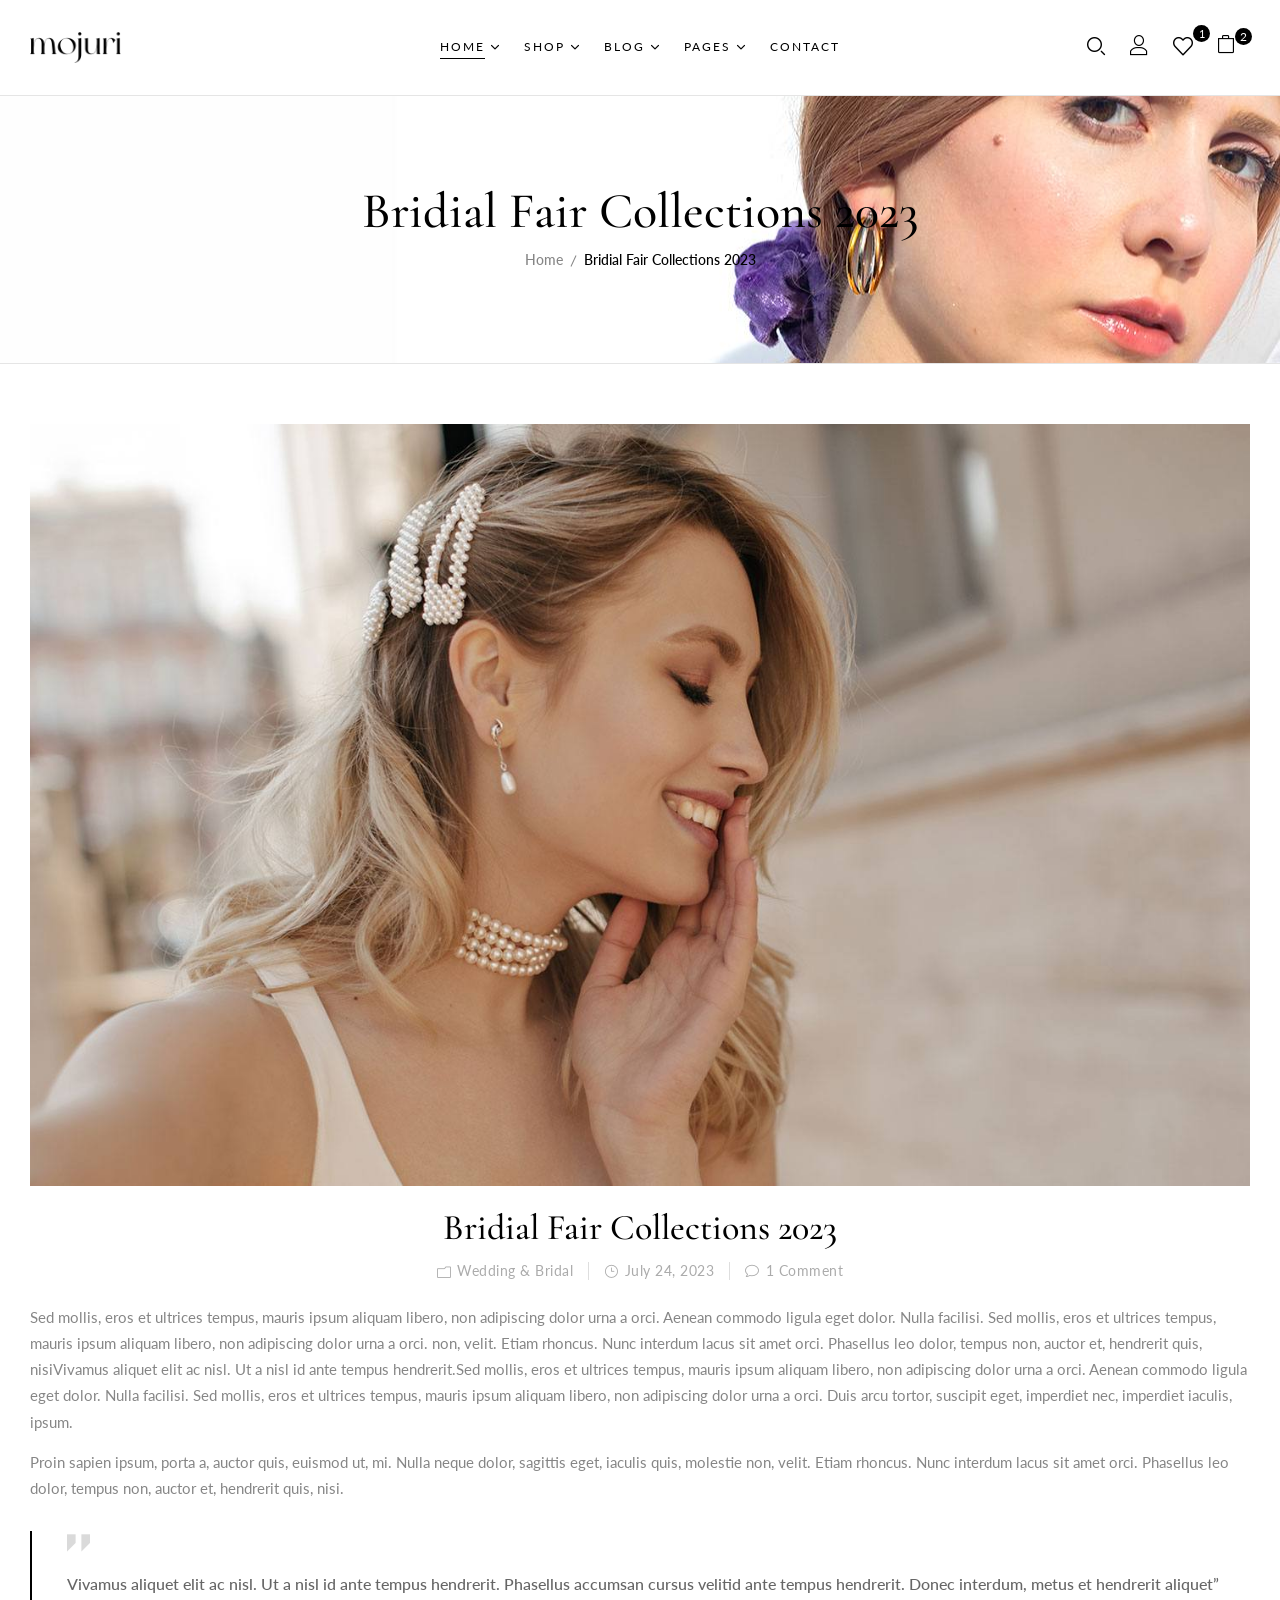
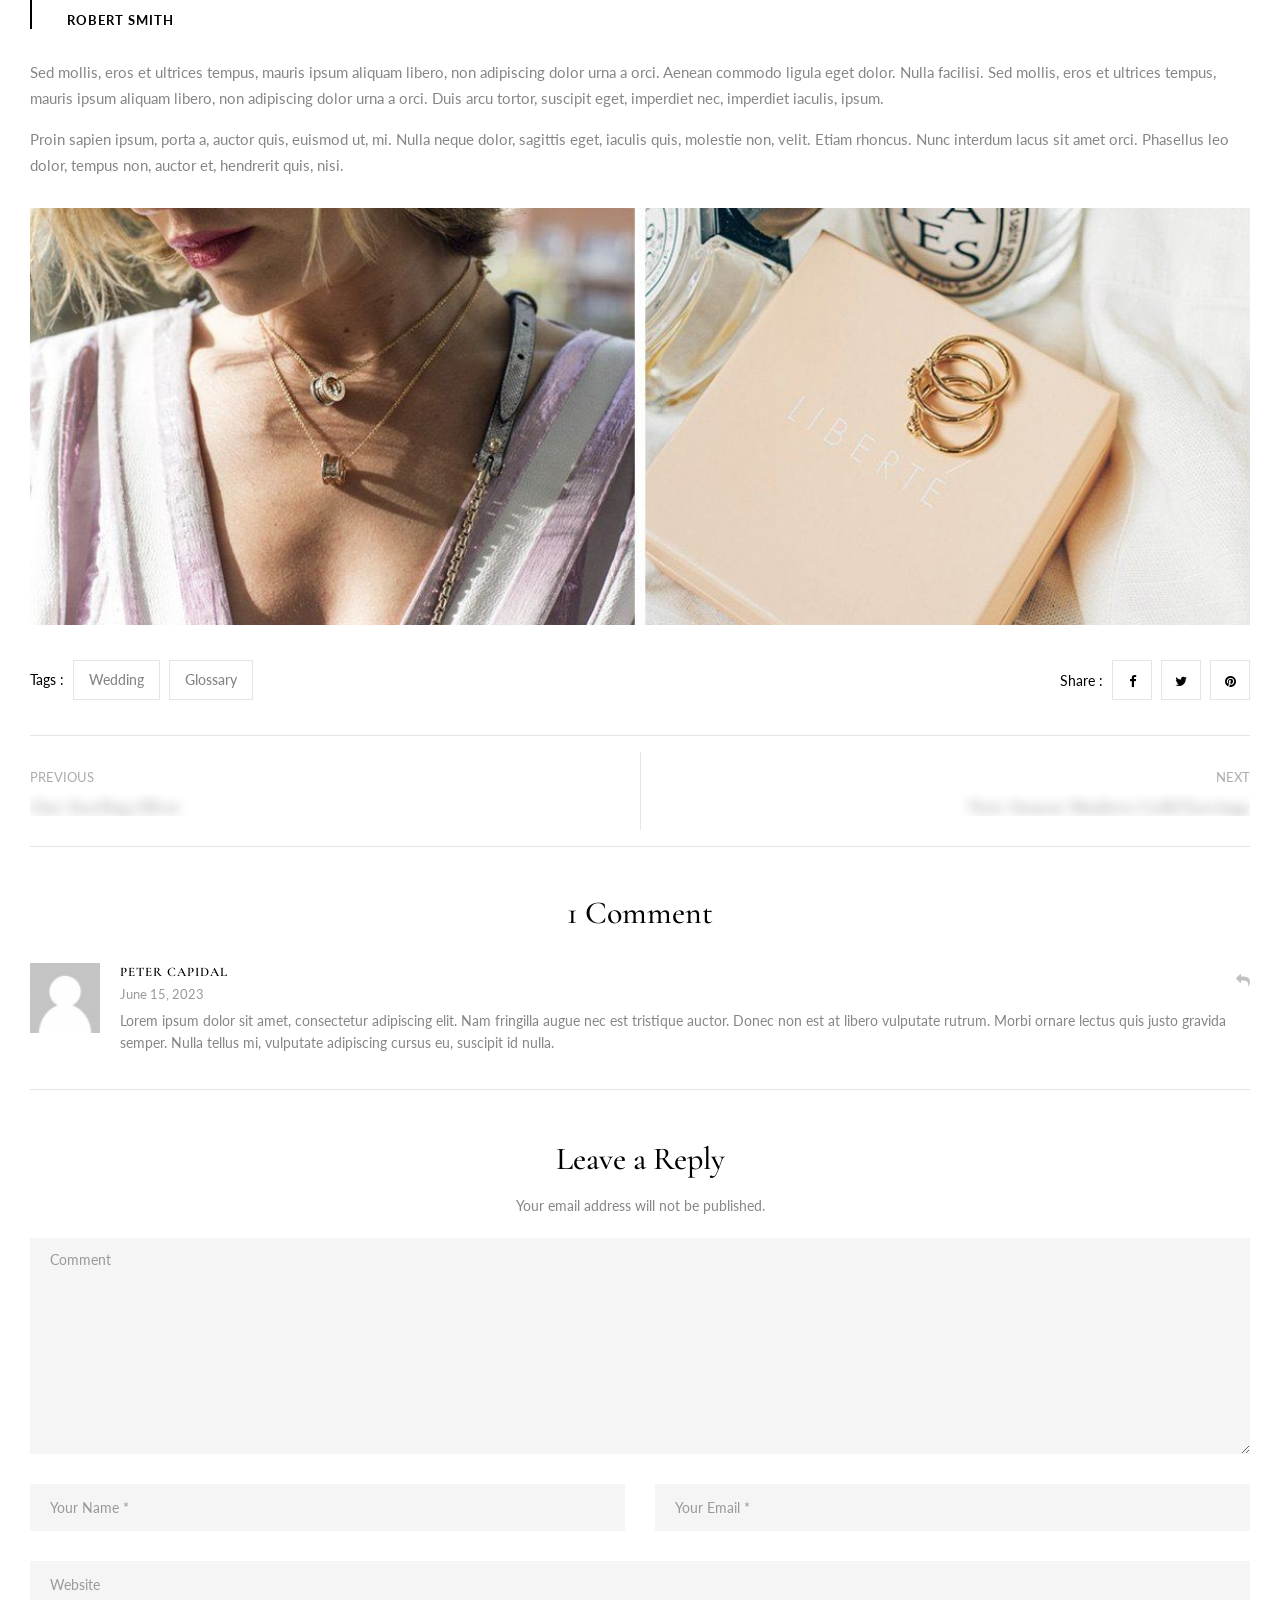
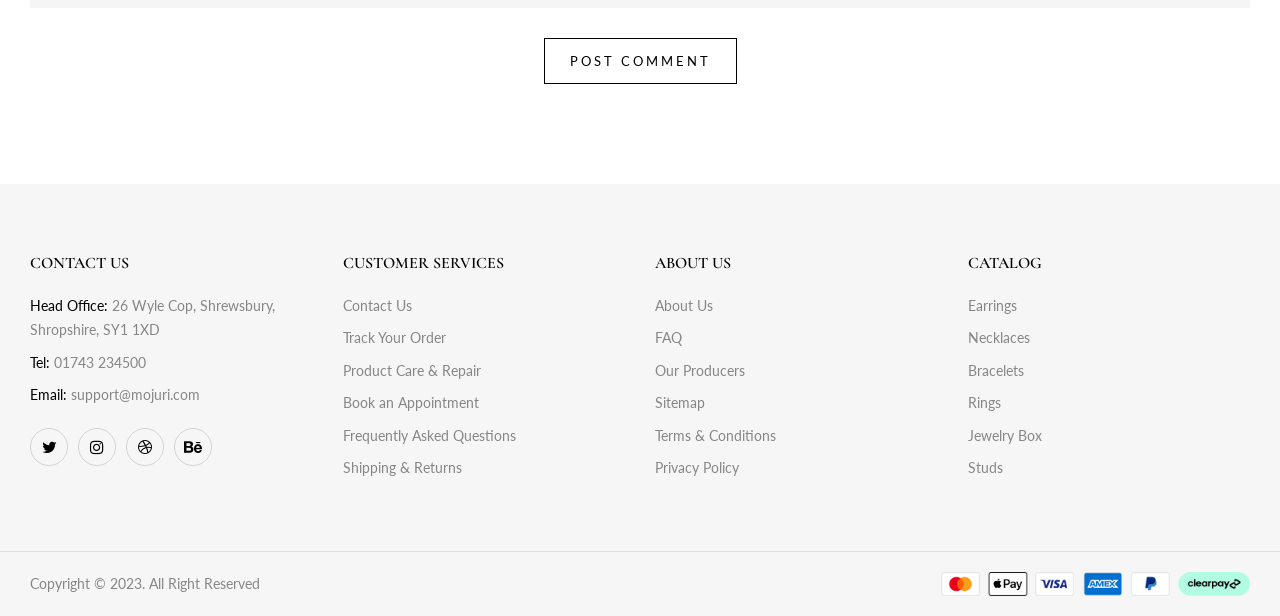
<file: blog-details-fullwidth.html>
<!DOCTYPE html>
<html lang="en">
	<head>
		<!-- Meta Data -->
		<meta charset="UTF-8">
		<meta http-equiv="X-UA-Compatible" content="IE=edge">
		<meta name="viewport" content="width=device-width, initial-scale=1">
		<title>Blog Details - No Sidebar | Mojuri</title>
		
		<!-- Favicon -->
		<link rel="shortcut icon" type="image/x-icon" href="media/favicon.png">
		
		<!-- Dependency Styles -->
		<link rel="stylesheet" href="libs/bootstrap/css/bootstrap.min.css" type="text/css">
		<link rel="stylesheet" href="libs/feather-font/css/iconfont.css" type="text/css">
		<link rel="stylesheet" href="libs/icomoon-font/css/icomoon.css" type="text/css">
		<link rel="stylesheet" href="libs/font-awesome/css/font-awesome.css" type="text/css">
		<link rel="stylesheet" href="libs/wpbingofont/css/wpbingofont.css" type="text/css">
		<link rel="stylesheet" href="libs/elegant-icons/css/elegant.css" type="text/css">
		<link rel="stylesheet" href="libs/slick/css/slick.css" type="text/css">
		<link rel="stylesheet" href="libs/slick/css/slick-theme.css" type="text/css">
		<link rel="stylesheet" href="libs/mmenu/css/mmenu.min.css" type="text/css">
		<link rel="stylesheet" href="libs/slider/css/jslider.css">

		<!-- Site Stylesheet -->
		<link rel="stylesheet" href="assets/css/app.css" type="text/css">
		<link rel="stylesheet" href="assets/css/responsive.css" type="text/css">
		
		<!-- Google Web Fonts -->
		<link href="https://fonts.googleapis.com/css2?family=Cormorant+Garamond:ital,wght@0,300;0,400;0,500;0,600;0,700;1,300;1,400;1,500;1,600;1,700&display=swap" rel="stylesheet">
		<link href="https://fonts.googleapis.com/css2?family=Lato:ital,wght@0,100;0,300;0,400;0,700;0,900;1,100;1,300;1,400;1,700;1,900&display=swap" rel="stylesheet">
	</head>
	
	<body class="blog">
		<div id="page" class="hfeed page-wrapper">
			<header id="site-header" class="site-header header-v1">
				<div class="header-mobile">
					<div class="section-padding">
						<div class="section-container">
							<div class="row">
								<div class="col-xl-4 col-lg-4 col-md-4 col-sm-3 col-3 header-left">
									<div class="navbar-header">
										<button type="button" id="show-megamenu" class="navbar-toggle"></button>
									</div>
								</div>
								<div class="col-xl-4 col-lg-4 col-md-4 col-sm-6 col-6 header-center">
									<div class="site-logo">
										<a href="index.html">
											<img width="400" height="79" src="media/logo-white.png" alt="Mojuri – Jewelry Store HTML Template" />
										</a>
									</div>
								</div>
								<div class="col-xl-4 col-lg-4 col-md-4 col-sm-3 col-3 header-right">
									<div class="mojuri-topcart dropdown">
										<div class="dropdown mini-cart top-cart">
											<div class="remove-cart-shadow"></div>
											<a class="dropdown-toggle cart-icon" href="#" role="button" data-toggle="dropdown" aria-haspopup="true" aria-expanded="false">
												<div class="icons-cart"><i class="icon-large-paper-bag"></i><span class="cart-count">2</span></div>
											</a>
											<div class="dropdown-menu cart-popup">
												<div class="cart-empty-wrap">
													<ul class="cart-list">
														<li class="empty">
															<span>No products in the cart.</span>
															<a class="go-shop" href="shop-grid-left.html">GO TO SHOP<i aria-hidden="true" class="arrow_right"></i></a>
														</li>
													</ul>
												</div>
												<div class="cart-list-wrap">
													<ul class="cart-list ">
														<li class="mini-cart-item">
															<a href="#" class="remove" title="Remove this item"><i class="icon_close"></i></a>
															<a href="shop-details.html" class="product-image"><img width="600" height="600" src="media/product/3.jpg" alt=""></a>
															<a href="shop-details.html" class="product-name">Twin Hoops</a>		
															<div class="quantity">Qty: 1</div>
															<div class="price">$150.00</div>
														</li>
														<li class="mini-cart-item">
															<a href="#" class="remove" title="Remove this item"><i class="icon_close"></i></a>													
															<a href="shop-details.html" class="product-image"><img width="600" height="600" src="media/product/1.jpg" alt=""></a>
															<a href="shop-details.html" class="product-name">Medium Flat Hoops</a>
															<div class="quantity">Qty: 1</div>
															<div class="price">$100.00</div>						
														</li>
													</ul>
													<div class="total-cart">
														<div class="title-total">Total: </div>
														<div class="total-price"><span>$250.00</span></div>
													</div>
													<div class="free-ship">
														<div class="title-ship">Buy <strong>$400</strong> more to enjoy <strong>FREE Shipping</strong></div>
														<div class="total-percent"><div class="percent" style="width:20%"></div></div>
													</div>
													<div class="buttons">
														<a href="shop-cart.html" class="button btn view-cart btn-primary">View cart</a>
														<a href="shop-checkout.html" class="button btn checkout btn-default">Check out</a>
													</div>
												</div>
											</div>
										</div>
									</div>
								</div>
							</div>
						</div>
					</div>

					<div class="header-mobile-fixed">
						<!-- Shop -->
						<div class="shop-page">
							<a href="shop-grid-left.html"><i class="wpb-icon-shop"></i></a>
						</div>

						<!-- Login -->
						<div class="my-account">
							<div class="login-header">
								<a href="page-my-account.html"><i class="wpb-icon-user"></i></a>
							</div>
						</div>

						<!-- Search -->
						<div class="search-box">
							<div class="search-toggle"><i class="wpb-icon-magnifying-glass"></i></div>
						</div>

						<!-- Wishlist -->
						<div class="wishlist-box">
							<a href="shop-wishlist.html"><i class="wpb-icon-heart"></i></a>
						</div>
					</div>
				</div>

				<div class="header-desktop">
					<div class="header-wrapper">
						<div class="section-padding">
							<div class="section-container large p-l-r">
								<div class="row">
									<div class="col-xl-3 col-lg-3 col-md-12 col-sm-12 col-12 header-left">
										<div class="site-logo">
											<a href="index.html">
												<img width="400" height="140" src="media/logo.png" alt="Mojuri – Jewelry Store HTML Template" />
											</a>
										</div>
									</div>

									<div class="col-xl-6 col-lg-6 col-md-12 col-sm-12 col-12 text-center header-center">
										<div class="site-navigation">
											<nav id="main-navigation">
												<ul id="menu-main-menu" class="menu">
													<li class="level-0 menu-item menu-item-has-children current-menu-item">
														<a href="index.html"><span class="menu-item-text">Home</span></a>
														<ul class="sub-menu">
															<li>
																<a href="index.html"><span class="menu-item-text">Home Clean</span></a>
															</li>
															<li>
																<a href="index2.html"><span class="menu-item-text">Home Collection</span></a>
															</li>
															<li>
																<a href="index3.html"><span class="menu-item-text">Home Minimal</span></a>
															</li>
															<li>
																<a href="index4.html"><span class="menu-item-text">Home Modern</span></a>
															</li>
															<li>
																<a href="index5.html"><span class="menu-item-text">Home Parallax</span></a>
															</li>
															<li>
																<a href="index6.html"><span class="menu-item-text">Home Strong</span></a>
															</li>
															<li>
																<a href="index7.html"><span class="menu-item-text">Home Style</span></a>
															</li>
															<li>
																<a href="index8.html"><span class="menu-item-text">Home Unique</span></a>
															</li>
														</ul>
													</li>
													<li class="level-0 menu-item menu-item-has-children">
														<a href="shop-grid-left.html"><span class="menu-item-text">Shop</span></a>
														<ul class="sub-menu">
															<li class="level-1 menu-item menu-item-has-children">
																<a href="shop-grid-left.html"><span class="menu-item-text">Shop - Products</span></a>
																<ul class="sub-menu">
																	<li>
																		<a href="shop-grid-left.html"><span class="menu-item-text">Shop Grid - Left Sidebar</span></a>
																	</li>
																	<li>
																		<a href="shop-list-left.html"><span class="menu-item-text">Shop List - Left Sidebar</span></a>
																	</li>
																	<li>
																		<a href="shop-grid-right.html"><span class="menu-item-text">Shop Grid - Right Sidebar</span></a>
																	</li>
																	<li>
																		<a href="shop-list-right.html"><span class="menu-item-text">Shop List - Right Sidebar</span></a>
																	</li>
																	<li>
																		<a href="shop-grid-fullwidth.html"><span class="menu-item-text">Shop Grid - No Sidebar</span></a>
																	</li>
																</ul>
															</li>
															<li>
																<a href="shop-details.html"><span class="menu-item-text">Shop Details</span></a>
															</li>
															<li>
																<a href="shop-cart.html"><span class="menu-item-text">Shop - Cart</span></a>
															</li>
															<li>
																<a href="shop-checkout.html"><span class="menu-item-text">Shop - Checkout</span></a>
															</li>
															<li>
																<a href="shop-wishlist.html"><span class="menu-item-text">Shop - Wishlist</span></a>
															</li>
														</ul>
													</li>
													<li class="level-0 menu-item menu-item-has-children mega-menu mega-menu-fullwidth align-center">
														<a href="blog-grid-left.html"><span class="menu-item-text">Blog</span></a>
														<div class="sub-menu">
															<div class="row">
																<div class="col-md-5">
																	<div class="menu-section">
																		<h2 class="sub-menu-title">Blog Category</h2>
																		<ul class="menu-list">
																			<li>
																				<a href="blog-grid-left.html"><span class="menu-item-text">Blog Grid - Left Sidebar</span></a>
																			</li>
																			<li>
																				<a href="blog-grid-right.html"><span class="menu-item-text">Blog Grid - Right Sidebar</span></a>
																			</li>
																			<li>
																				<a href="blog-list-left.html"><span class="menu-item-text">Blog List - Left Sidebar</span></a>
																			</li>
																			<li>
																				<a href="blog-list-right.html"><span class="menu-item-text">Blog List - Right Sidebar</span></a>
																			</li>
																			<li>
																				<a href="blog-grid-fullwidth.html"><span class="menu-item-text">Blog Grid - No Sidebar</span></a>
																			</li>
																		</ul>
																	</div>

																	<div class="menu-section">
																		<h2 class="sub-menu-title">Blog Details</h2>
																		<ul class="menu-list">
																			<li>
																				<a href="blog-details-left.html"><span class="menu-item-text">Blog Details - Left Sidebar</span></a>
																			</li>
																			<li>
																				<a href="blog-details-right.html"><span class="menu-item-text">Blog Details - Right Sidebar</span></a>
																			</li>
																			<li>
																				<a href="blog-details-fullwidth.html"><span class="menu-item-text">Blog Details - No Sidebar</span></a>
																			</li>
																		</ul>
																	</div>
																</div>
																<div class="col-md-7">
																	<div class="menu-section">
																		<h2 class="sub-menu-title">Recent Posts</h2>
																		<div class="block block-posts recent-posts p-t-5">
																			<ul class="posts-list">
																				<li class="post-item">
																					<a href="blog-details-right.html" class="post-image">
																						<img src="media/blog/1.jpg">
																					</a>
																					<div class="post-content">
																						<h2 class="post-title">
																							<a href="blog-details-right.html">
																								Bridial Fair Collections 2023
																							</a>
																						</h2>
																						<div class="post-time">
																							<span class="post-date">May 30, 2023</span>
																							<span class="post-comment">4 Comments</span>
																						</div>
																					</div>
																				</li>
																				<li class="post-item">
																					<a href="blog-details-right.html" class="post-image">
																						<img src="media/blog/2.jpg">
																					</a>
																					<div class="post-content">
																						<h2 class="post-title">
																							<a href="blog-details-right.html">
																								Our Sterling Silver
																							</a>
																						</h2>
																						<div class="post-time">
																							<span class="post-date">Aug 24, 2023</span>
																							<span class="post-comment">2 Comments</span>
																						</div>
																					</div>
																				</li>
																				<li class="post-item">
																					<a href="blog-details-right.html" class="post-image">
																						<img src="media/blog/3.jpg">
																					</a>
																					<div class="post-content">
																						<h2 class="post-title">
																							<a href="blog-details-right.html">
																								Kitchen Inspired On Japanese
																							</a>
																						</h2>
																						<div class="post-time">
																							<span class="post-date">Dec 06, 2023</span>
																							<span class="post-comment">1 Comment</span>
																						</div>
																					</div>
																				</li>
																			</ul>
																		</div>
																	</div>
																</div>
															</div>
														</div>
													</li>
													<li class="level-0 menu-item menu-item-has-children">
														<a href="#"><span class="menu-item-text">Pages</span></a>
														<ul class="sub-menu">
															<li>
																<a href="page-login.html"><span class="menu-item-text">Login / Register</span></a>
															</li>
															<li>
																<a href="page-forgot-password.html"><span class="menu-item-text">Forgot Password</span></a>
															</li>
															<li>
																<a href="page-my-account.html"><span class="menu-item-text">My Account</span></a>
															</li>
															<li>
																<a href="page-about.html"><span class="menu-item-text">About Us</span></a>
															</li>
															<li>
																<a href="page-contact.html"><span class="menu-item-text">Contact</span></a>
															</li>
															<li>
																<a href="page-faq.html"><span class="menu-item-text">FAQ</span></a>
															</li>
															<li>
																<a href="page-404.html"><span class="menu-item-text">Page 404</span></a>
															</li>
														</ul>
													</li>
													<li class="level-0 menu-item">
														<a href="page-contact.html"><span class="menu-item-text">Contact</span></a>
													</li>
												</ul>
											</nav>
										</div>
									</div>

									<div class="col-xl-3 col-lg-3 col-md-12 col-sm-12 col-12 header-right">
										<div class="header-page-link">
											<!-- Search -->
											<div class="search-box">
												<div class="search-toggle"><i class="icon-search"></i></div>
											</div>

											<!-- Login -->
											<div class="login-header icon">
												<a class="active-login" href="#"><i class="icon-user"></i></a>
												<div class="form-login-register">
													<div class="box-form-login">
														<div class="active-login"></div>
														<div class="box-content">
															<div class="form-login active">
																<form id="login_ajax" method="post" class="login">
																	<h2>Sign in</h2>
																	<p class="status"></p>
																	<div class="content">
																		<div class="username">
																			<input type="text" required="required" class="input-text" name="username" id="username" placeholder="Your name"/>
																		</div>
																		<div class="password">
																			<input class="input-text" required="required" type="password" name="password" id="password" placeholder="Password"/>
																		</div>
																		<div class="rememberme-lost">
																			<div class="rememberme">
																				<input name="rememberme" type="checkbox" id="rememberme" value="forever"/>
																				<label for="rememberme" class="inline">Remember me</label>
																			</div>
																			<div class="lost_password">
																				<a href="forgot-password.html">Lost your password?</a>
																			</div>
																		</div>
																		<div class="button-login">
																			<input type="submit" class="button" name="login" value="Login"/>
																		</div>
																		<div class="button-next-reregister">Create An Account</div>
																	</div>						
																</form>
															</div>
															<div class="form-register">
																<form method="post" class="register">
																	<h2>REGISTER</h2>
																	<div class="content">
																		<div class="email">
																			<input type="email" class="input-text" placeholder="Email" name="email" id="reg_email" value=""/>
																		</div>
																		<div class="password">
																			<input type="password" class="input-text" placeholder="Password" name="password" id="reg_password"/>
																		</div>															
																		<div class="button-register">
																			<input type="submit" class="button" name="register" value="Register"/>
																		</div>
																		<div class="button-next-login">Already has an account</div>
																	</div>
																</form>
															</div>
														</div>
													</div>
												</div>
											</div>

											<!-- Wishlist -->
											<div class="wishlist-box">
												<a href="shop-wishlist.html"><i class="icon-heart"></i></a>
												<span class="count-wishlist">1</span>
											</div>
											
											<!-- Cart -->
											<div class="mojuri-topcart dropdown light">
												<div class="dropdown mini-cart top-cart">
													<div class="remove-cart-shadow"></div>
													<a class="dropdown-toggle cart-icon" href="#" role="button" data-toggle="dropdown" aria-haspopup="true" aria-expanded="false">
														<div class="icons-cart"><i class="icon-large-paper-bag"></i><span class="cart-count">2</span></div>
													</a>
													<div class="dropdown-menu cart-popup">
														<div class="cart-empty-wrap">
															<ul class="cart-list">
																<li class="empty">
																	<span>No products in the cart.</span>
																	<a class="go-shop" href="shop-grid-left.html">GO TO SHOP<i aria-hidden="true" class="arrow_right"></i></a>
																</li>
															</ul>
														</div>
														<div class="cart-list-wrap">
															<ul class="cart-list ">
																<li class="mini-cart-item">
																	<a href="#" class="remove" title="Remove this item"><i class="icon_close"></i></a>
																	<a href="shop-details.html" class="product-image"><img width="600" height="600" src="media/product/3.jpg" alt=""></a>
																	<a href="shop-details.html" class="product-name">Twin Hoops</a>		
																	<div class="quantity">Qty: 1</div>
																	<div class="price">$150.00</div>
																</li>
																<li class="mini-cart-item">
																	<a href="#" class="remove" title="Remove this item"><i class="icon_close"></i></a>													
																	<a href="shop-details.html" class="product-image"><img width="600" height="600" src="media/product/1.jpg" alt=""></a>
																	<a href="shop-details.html" class="product-name">Medium Flat Hoops</a>
																	<div class="quantity">Qty: 1</div>
																	<div class="price">$100.00</div>						
																</li>
															</ul>
															<div class="total-cart">
																<div class="title-total">Total: </div>
																<div class="total-price"><span>$250.00</span></div>
															</div>
															<div class="free-ship">
																<div class="title-ship">Buy <strong>$400</strong> more to enjoy <strong>FREE Shipping</strong></div>
																<div class="total-percent"><div class="percent" style="width:20%"></div></div>
															</div>
															<div class="buttons">
																<a href="shop-cart.html" class="button btn view-cart btn-primary">View cart</a>
																<a href="shop-checkout.html" class="button btn checkout btn-default">Check out</a>
															</div>
														</div>
													</div>
												</div>
											</div>
										</div>
									</div>
								</div>
							</div>
						</div>
					</div>
				</div>
			</header>

			<div id="site-main" class="site-main">
				<div id="main-content" class="main-content">
					<div id="primary" class="content-area">
						<div id="title" class="page-title">
							<div class="section-container">
								<div class="content-title-heading">
									<h1 class="text-title-heading">
										Bridial Fair Collections 2023
									</h1>
								</div>
								<div class="breadcrumbs">
									<a href="index.html">Home</a><span class="delimiter"></span>Bridial Fair Collections 2023
								</div>
							</div>
						</div>

						<div id="content" class="site-content" role="main">
							<div class="section-padding">
								<div class="section-container p-l-r">
									<div class="post-details no-sidebar">
										<div class="post-image">
											<img src="media/blog/1.jpg" alt="">
										</div>
										<h2 class="post-title">
											Bridial Fair Collections 2023
										</h2>
										<div class="post-meta">
											<span class="post-categories"><i class="icon_folder-alt"></i> <a href="blog-grid-right.html">Wedding & Bridal</a></span>
											<span class="post-time"><i class="icon_clock_alt"></i> July 24, 2023</span>
											<span class="post-comment"><i class="icon_comment_alt"></i> 1 Comment</span>															
										</div>
										<div class="post-content clearfix">
											<p>Sed mollis, eros et ultrices tempus, mauris ipsum aliquam libero, non adipiscing dolor urna a orci. Aenean commodo ligula eget dolor. Nulla facilisi. Sed mollis, eros et ultrices tempus, mauris ipsum aliquam libero, non adipiscing dolor urna a orci. non, velit. Etiam rhoncus. Nunc interdum lacus sit amet orci. Phasellus leo dolor, tempus non, auctor et, hendrerit quis, nisiVivamus aliquet elit ac nisl. Ut a nisl id ante tempus hendrerit.Sed mollis, eros et ultrices tempus, mauris ipsum aliquam libero, non adipiscing dolor urna a orci. Aenean commodo ligula eget dolor. Nulla facilisi. Sed mollis, eros et ultrices tempus, mauris ipsum aliquam libero, non adipiscing dolor urna a orci. Duis arcu tortor, suscipit eget, imperdiet nec, imperdiet iaculis, ipsum.</p>
											<p>Proin sapien ipsum, porta a, auctor quis, euismod ut, mi. Nulla neque dolor, sagittis eget, iaculis quis, molestie non, velit. Etiam rhoncus. Nunc interdum lacus sit amet orci. Phasellus leo dolor, tempus non, auctor et, hendrerit quis, nisi.</p>
											<blockquote><p><i class="icon-straight-quotes"></i>Vivamus aliquet elit ac nisl. Ut a nisl id ante tempus hendrerit. Phasellus accumsan cursus velitid ante tempus hendrerit. Donec interdum, metus et hendrerit aliquet”</p><h2>ROBERT SMITH</h2></blockquote>
											<p>Sed mollis, eros et ultrices tempus, mauris ipsum aliquam libero, non adipiscing dolor urna a orci. Aenean commodo ligula eget dolor. Nulla facilisi. Sed mollis, eros et ultrices tempus, mauris ipsum aliquam libero, non adipiscing dolor urna a orci. Duis arcu tortor, suscipit eget, imperdiet nec, imperdiet iaculis, ipsum.</p>
											<p>Proin sapien ipsum, porta a, auctor quis, euismod ut, mi. Nulla neque dolor, sagittis eget, iaculis quis, molestie non, velit. Etiam rhoncus. Nunc interdum lacus sit amet orci. Phasellus leo dolor, tempus non, auctor et, hendrerit quis, nisi.</p>
											<div class="content-img">
												<img width="1410" height="460" src="media/blog/details.jpg" alt="">
											</div>
										</div>
										<div class="post-content-entry">
											<div class="tags-links">
												<label>Tags :</label> <a href="blog-grid-right.html" rel="tag">Wedding</a> <a href="blog-grid-right.html" rel="tag">Glossary</a>
											</div>
											<div class="entry-social-share">
												<label>Share :</label>
												<div class="social-share">
													<a href="#" title="Facebook" class="share-facebook" target="_blank"><i class="fa fa-facebook"></i>Facebook</a>
													<a href="#" title="Twitter" class="share-twitter"><i class="fa fa-twitter"></i>Twitter</a>
													<a href="#" title="Pinterest" class="share-pinterest"><i class="fa fa-pinterest"></i>Pinterest</a>
												</div>	
											</div>
										</div>
										<div class="prev-next-post">
											<div class="previous-post">
												<a href="blog-details-right.html" rel="prev">
													<div class="hover-extend active"><span>Previous</span></div>
													<h2 class="title">Our Sterling Silver</h2>
												</a>		
											</div>
											<div class="next-post">
												<a href="blog-details-right.html" rel="next">
													<div class="hover-extend active"><span>Next</span></div>
													<h2 class="title">New Season Modern Gold Earrings</h2>
												</a>		
											</div>
										</div>
										<div id="comments" class="comments-area">
											<h3 class="comments-title">1 Comment</h3>
											<div class="comments-list">
												<div class="comment-item">
													<div class="comment-avatar">
														<img alt="" src="media/user.jpg" class="avatar" height="70" width="70">
													</div>
													<div class="comment-content-wrap">
														<h3 class="comment-author">
															Peter Capidal					
														</h3>
														<div class="comment-time">
															June 15, 2023
														</div>
														<div class="comment-content">
															<p>Lorem ipsum dolor sit amet, consectetur adipiscing elit. Nam fringilla augue nec est tristique auctor. Donec non est at libero vulputate rutrum. Morbi ornare lectus quis justo gravida semper. Nulla tellus mi, vulputate adipiscing cursus eu, suscipit id nulla.</p>
														</div>
														<a class="comment-reply-link" href="#">Reply</a>
													</div>
												</div>
											</div>
											<div class="comment-form">	
									 			<div class="form-header">
									 				<h3>Leave a Reply</h3>
									 			</div>
									 			<form action="" method="post" class="row" novalidate="">
									 				<div class="comment-notes col-md-12 col-sm-12">Your email address will not be published.</div>
									 				<div class="form-group col-md-12 col-sm-12">
									 					<textarea id="comment" name="comment" cols="45" rows="8" aria-required="true" placeholder="Comment" class="form-control"></textarea>
									 				</div>
									 				<div class="form-group col-md-6 col-sm-6">
									 					<input id="author" placeholder="Your Name *" name="author" type="text" value="" size="30" class="form-control">
									 				</div>
													<div class="form-group col-md-6 col-sm-6">
														<input id="email" placeholder="Your Email *" name="email" type="text" value="" size="30" class="form-control">
													</div>
													<div class="form-group col-md-12 col-sm-12">
														<input id="url" name="url" placeholder="Website" type="text" value="" size="30" class="form-control"> 
													</div>
													<div class="form-group col-md-12">
														<input name="submit" type="submit" id="submit" class="button button-outline border-black" value="Post Comment">
													</div> 
												</form>
											</div>
										</div>
									</div>
								</div>
							</div>
						</div><!-- #content -->
					</div><!-- #primary -->
				</div><!-- #main-content -->
			</div>

			<footer id="site-footer" class="site-footer background four-columns">
				<div class="footer">
					<div class="section-padding">
						<div class="section-container">
							<div class="block-widget-wrap">
								<div class="row">
									<div class="col-lg-3 col-md-6 column-1">
										<div class="block block-menu m-b-20">
											<h2 class="block-title">Contact Us</h2>
											<div class="block-content">
												<ul>
													<li>
														<span>Head Office:</span> 26 Wyle Cop, Shrewsbury, Shropshire, SY1 1XD
													</li>
													<li>
														<span>Tel:</span> 01743 234500
													</li>
													<li>
														<span>Email:</span> <a href="mailto:support@mojuri.com">support@mojuri.com</a>
													</li>
												</ul>
											</div>
										</div>

										<div class="block block-social">
											<ul class="social-link">
												<li><a href="#"><i class="fa fa-twitter"></i></a></li>
												<li><a href="#"><i class="fa fa-instagram"></i></a></li>
												<li><a href="#"><i class="fa fa-dribbble"></i></a></li>
												<li><a href="#"><i class="fa fa-behance"></i></a></li>
											</ul>
										</div>
									</div>
									<div class="col-lg-3 col-md-6 column-2">
										<div class="block block-menu">
											<h2 class="block-title">Customer Services</h2>
											<div class="block-content">
												<ul>
													<li>
														<a href="shop-grid-left.html">Contact Us</a>
													</li>
													<li>
														<a href="shop-grid-left.html">Track Your Order</a>
													</li>
													<li>
														<a href="shop-grid-left.html">Product Care & Repair</a>
													</li>
													<li>
														<a href="shop-grid-left.html">Book an Appointment</a>
													</li>
													<li>
														<a href="shop-grid-left.html">Frequently Asked Questions</a>
													</li>
													<li>
														<a href="shop-grid-left.html">Shipping & Returns</a>
													</li>
												</ul>
											</div>
										</div>
									</div>
									<div class="col-lg-3 col-md-6 column-3">
										<div class="block block-menu">
											<h2 class="block-title">About Us</h2>
											<div class="block-content">
												<ul>
													<li>
														<a href="#">About Us</a>
													</li>
													<li>
														<a href="#">FAQ</a>
													</li>
													<li>
														<a href="#">Our Producers</a>
													</li>
													<li>
														<a href="#">Sitemap</a>
													</li>
													<li>
														<a href="#">Terms & Conditions</a>
													</li>
													<li>
														<a href="#">Privacy Policy</a>
													</li>
												</ul>
											</div>
										</div>
									</div>
									<div class="col-lg-3 col-md-6 column-4">
										<div class="block block-menu">
											<h2 class="block-title">Catalog</h2>
											<div class="block-content">
												<ul>
													<li>
														<a href="shop-grid-left.html">Earrings</a>
													</li>
													<li>
														<a href="shop-grid-left.html">Necklaces</a>
													</li>
													<li>
														<a href="shop-grid-left.html">Bracelets</a>
													</li>
													<li>
														<a href="shop-grid-left.html">Rings</a>
													</li>
													<li>
														<a href="shop-grid-left.html">Jewelry Box</a>
													</li>
													<li>
														<a href="shop-grid-left.html">Studs</a>
													</li>
												</ul>
											</div>
										</div>
									</div>
								</div>
							</div>
						</div>
					</div>
				</div>
				<div class="footer-bottom">
					<div class="section-padding">
						<div class="section-container">
							<div class="block-widget-wrap">
								<div class="row">
									<div class="col-md-6">
										<div class="footer-left">
											<p class="copyright">Copyright © 2023. All Right Reserved</p>
										</div>
									</div>
									<div class="col-md-6">
										<div class="footer-right">
											<div class="block block-image">
												<img width="309" height="32" src="media/payments.png" alt="">
											</div>
										</div>
									</div>
								</div>
							</div>
						</div>
					</div>
				</div>
			</footer>
		</div>

		<!-- Back Top button -->
		<div class="back-top button-show">
			<i class="arrow_carrot-up"></i>
		</div>

		<!-- Search -->
		<div class="search-overlay">
			<div class="close-search"></div>
			<div class="wrapper-search">
				<form role="search" method="get" class="search-from ajax-search" action="">
					<a href="#" class="search-close"></a>
					<div class="search-box">
						<button id="searchsubmit" class="btn" type="submit">
							<i class="icon-search"></i>
						</button>
						<input type="text" autocomplete="off" value="" name="s" class="input-search s" placeholder="Search...">
						<div class="content-menu_search">
							<label>Suggested</label>
							<ul id="menu_search" class="menu">
								<li><a href="#">Earrings</a></li>
								<li><a href="#">Necklaces</a></li>
								<li><a href="#">Bracelets</a></li>
								<li><a href="#">Jewelry Box</a></li>
							</ul>			
						</div>
					</div>
				</form>	
			</div>	
		</div>

		<!-- Wishlist -->
		<div class="wishlist-popup">
			<div class="wishlist-popup-inner">
                <div class="wishlist-popup-content">
                    <div class="wishlist-popup-content-top">
                        <span class="wishlist-name">Wishlist</span>
						<span class="wishlist-count-wrapper"><span class="wishlist-count">2</span></span>                                
						<span class="wishlist-popup-close"></span>
                    </div>
                    <div class="wishlist-popup-content-mid">
						<table class="wishlist-items">                        
							<tbody>
								<tr class="wishlist-item">
									<td class="wishlist-item-remove"><span></span></td>
									<td class="wishlist-item-image">
                                    	<a href="shop-details.html">
											<img width="600" height="600" src="media/product/3.jpg" alt="">                                        
										</a>
		                       		</td>
			                        <td class="wishlist-item-info">
										<div class="wishlist-item-name">
											<a href="shop-details.html">Twin Hoops</a>
										</div>
										<div class="wishlist-item-price">
											<span>$150.00</span>
										</div>
										<div class="wishlist-item-time">June 4, 2023</div>                                
									</td>
			                        <td class="wishlist-item-actions">
			                            <div class="wishlist-item-stock">
											In stock 
										</div>
			                            <div class="wishlist-item-add">
											<div data-title="Add to cart">
												<a rel="nofollow" href="#">Add to cart</a>
											</div>
										</div>
	                                </td>
								</tr>
								<tr class="wishlist-item">
									<td class="wishlist-item-remove"><span></span></td>
									<td class="wishlist-item-image">
                                    	<a href="shop-details.html">
											<img width="600" height="600" src="media/product/4.jpg" alt="">                                        
										</a>
		                       		</td>
			                        <td class="wishlist-item-info">
										<div class="wishlist-item-name">
											<a href="shop-details.html">Yilver And Turquoise Earrings</a>
										</div>
										<div class="wishlist-item-price">
											<del aria-hidden="true"><span>$150.00</span></del> 
											<ins><span>$100.00</span></ins>
										</div>
										<div class="wishlist-item-time">June 4, 2023</div>                                
									</td>
			                        <td class="wishlist-item-actions">
			                            <div class="wishlist-item-stock">
											In stock 
										</div>
			                            <div class="wishlist-item-add">
											<div data-title="Add to cart">
												<a rel="nofollow" href="#">Add to cart</a>
											</div>
										</div>
	                                </td>
								</tr>
							</tbody>
						</table>
					</div>
                    <div class="wishlist-popup-content-bot">
                        <div class="wishlist-popup-content-bot-inner">
                            <a class="wishlist-page" href="shop-wishlist.html">
								Open wishlist page                                    
							</a>
                            <span class="wishlist-continue" data-url="">
                                Continue shopping                                        
                            </span>
                        </div>
                        <div class="wishlist-notice wishlist-notice-show">Added to the wishlist!</div>
                    </div>
                </div>
            </div>
		</div>

		<!-- Compare -->
		<div class="compare-popup">
		    <div class="compare-popup-inner">
		        <div class="compare-table">
		            <div class="compare-table-inner">
                    	<a href="#" id="compare-table-close" class="compare-table-close">
                    		<span class="compare-table-close-icon"></span>
                    	</a>
                    	<div class="compare-table-items">
                    		<table id="product-table" class="product-table">
                    			<thead>
                    				<tr>
                    					<th>
                    						<a href="#" class="compare-table-settings">Settings</a>
                    					</th>
                    					<th>
                    						<a href="shop-details.html">Twin Hoops</a> <span class="remove">remove</span>
                    					</th>
                    					<th>
                    						<a href="shop-details.html">Medium Flat Hoops</a> <span class="remove">remove</span>
                    					</th>
                    					<th>
                    						<a href="shop-details.html">Bold Pearl Hoop Earrings</a> <span class="remove">remove</span>
                    					</th>
                    				</tr>
                    			</thead>
                    			<tbody>
                    				<tr class="tr-image">
                    					<td class="td-label">Image</td>
                    					<td>
                    						<a href="shop-details.html">
                    							<img width="600" height="600" src="media/product/3.jpg" alt="">
                    						</a>
                    					</td>
                    					<td>
                    						<a href="shop-details.html">
                    							<img width="600" height="600" src="media/product/1.jpg" alt="">
                    						</a>
                    					</td>
                    					<td>
                    						<a href="shop-details.html">
                    							<img width="600" height="600" src="media/product/2.jpg" alt="">
                    						</a>
                    					</td>
                    				</tr>
                    				<tr class="tr-sku">
                    					<td class="td-label">SKU</td>
                    					<td>VN00189</td>
                    					<td></td>
                    					<td>D1116</td>
                    				</tr>
                    				<tr class="tr-rating">
                    					<td class="td-label">Rating</td>
                    					<td>
                    						<div class="star-rating">
                    							<span style="width:80%"></span>
                    						</div>
                    					</td>
                    					<td>
                    						<div class="star-rating">
                    							<span style="width:100%"></span>
                    						</div>
                    					</td>
                    					<td></td>
                    				</tr>
                    				<tr class="tr-price">
                    					<td class="td-label">Price</td>
                    					<td><span class="amount">$150.00</span></td>
                    					<td><del><span class="amount">$150.00</span></del> <ins><span class="amount">$100.00</span></ins></td>
                    					<td><span class="amount">$200.00</span></td>
                    				</tr>
                    				<tr class="tr-add-to-cart">
                    					<td class="td-label">Add to cart</td>
                    					<td>
                    						<div data-title="Add to cart">
                    							<a href="#" class="button">Add to cart</a>
                    						</div>
                    					</td>
                    					<td>
                    						<div data-title="Add to cart">
                    							<a href="#" class="button">Add to cart</a>
                    						</div>
                    					</td>
                    					<td>
                    						<div data-title="Add to cart">
                    							<a href="#" class="button">Add to cart</a>
                    						</div>
                    					</td>
                    				</tr>
                    				<tr class="tr-description">
                    					<td class="td-label">Description</td>
                    					<td>Phasellus sed volutpat orci. Fusce eget lore mauris vehicula elementum gravida nec dui. Aenean aliquam varius ipsum, non ultricies tellus sodales eu. Donec dignissim viverra nunc, ut aliquet magna posuere eget.</td>
                    					<td>Lorem ipsum dolor sit amet, consectetur adipiscing elit, sed do eiusmod tempor incididunt ut labore et dolore magna aliqua. Ut enim ad minim veniam, quis nostrud exercitation ullamco laboris nisi ut aliquip ex ea commodo consequat. Duis aute irure dolor in reprehenderit in voluptate velit esse cillum dolore eu fugiat nulla pariatur.</td>
                    					<td>The EcoSmart Fleece Hoodie full-zip hooded jacket provides medium weight fleece comfort all year around. Feel better in this sweatshirt because Hanes keeps plastic bottles of landfills by using recycled polyester.7.8 ounce fleece sweatshirt made with up to 5 percent polyester created from recycled plastic.</td>
                    				</tr>
                    				<tr class="tr-content">
                    					<td class="td-label">Content</td>
                    					<td>Lorem ipsum dolor sit amet, consectetur adipisicing elit, sed do eiusmod tempor incididunt ut labore et dolore magna aliqua. Ut enim ad minim veniam, quis nostrud exercitation ullamco laboris nisi ut aliquip ex ea commodo consequat. Duis aute irure dolor in reprehenderit in voluptate velit esse cillum dolore eu fugiat nulla pariatur. Excepteur sint occaecat cupidatat non proident, sunt in culpa qui officia deserunt mollit anim id est laborum. Sed ut perspiciatis unde omnis iste natus error sit voluptatem accusantium doloremque laudantium, totam rem aperiam, eaque ipsa quae ab illo inventore veritatis et quasi architecto beatae vitae dicta sunt explicabo. Nemo enim ipsam voluptatem quia voluptas sit aspernatur aut odit aut fugit, sed quia consequuntur magni dolores eos qui ratione voluptatem sequi nesciunt. Neque porro quisquam est, qui dolorem ipsum quia dolor sit amet, consectetur, adipisci velit, sed quia non numquam eius modi tempora incidunt ut labore et dolore magnam aliquam quaerat voluptatem.</td>
                    					<td>Lorem ipsum dolor sit amet, consectetur adipisicing elit, sed do eiusmod tempor incididunt ut labore et dolore magna aliqua. Ut enim ad minim veniam, quis nostrud exercitation ullamco laboris nisi ut aliquip ex ea commodo consequat. Duis aute irure dolor in reprehenderit in voluptate velit esse cillum dolore eu fugiat nulla pariatur. Excepteur sint occaecat cupidatat non proident, sunt in culpa qui officia deserunt mollit anim id est laborum. Sed ut perspiciatis unde omnis iste natus error sit voluptatem accusantium doloremque laudantium, totam rem aperiam, eaque ipsa quae ab illo inventore veritatis et quasi architecto beatae vitae dicta sunt explicabo. Nemo enim ipsam voluptatem quia voluptas sit aspernatur aut odit aut fugit, sed quia consequuntur magni dolores eos qui ratione voluptatem sequi nesciunt. Neque porro quisquam est, qui dolorem ipsum quia dolor sit amet, consectetur, adipisci velit, sed quia non numquam eius modi tempora incidunt ut labore et dolore magnam aliquam quaerat voluptatem.</td>
                    					<td>Lorem ipsum dolor sit amet, consectetur adipisicing elit, sed do eiusmod tempor incididunt ut labore et dolore magna aliqua. Ut enim ad minim veniam, quis nostrud exercitation ullamco laboris nisi ut aliquip ex ea commodo consequat. Duis aute irure dolor in reprehenderit in voluptate velit esse cillum dolore eu fugiat nulla pariatur. Excepteur sint occaecat cupidatat non proident, sunt in culpa qui officia deserunt mollit anim id est laborum. Sed ut perspiciatis unde omnis iste natus error sit voluptatem accusantium doloremque laudantium, totam rem aperiam, eaque ipsa quae ab illo inventore veritatis et quasi architecto beatae vitae dicta sunt explicabo. Nemo enim ipsam voluptatem quia voluptas sit aspernatur aut odit aut fugit, sed quia consequuntur magni dolores eos qui ratione voluptatem sequi nesciunt. Neque porro quisquam est, qui dolorem ipsum quia dolor sit amet, consectetur, adipisci velit, sed quia non numquam eius modi tempora incidunt ut labore et dolore magnam aliquam quaerat voluptatem.</td>
                    				</tr>
                    				<tr class="tr-dimensions">
                    					<td class="td-label">Dimensions</td>
                    					<td>N/A</td>
                    					<td>N/A</td>
                    					<td>N/A</td>
                    				</tr>
                    			</tbody>
                    		</table>
                    	</div>
		            </div>
		        </div>
		    </div>
		</div>

		<!-- Quickview -->
		<div class="quickview-popup">
			<div id="quickview-container"> 
				<div class="quickview-container"> 
					<a href="#" class="quickview-close"></a> 
					<div class="quickview-notices-wrapper"></div> 
					<div class="product single-product product-type-simple">
						<div class="product-detail">
							<div class="row"> 
								<div class="img-quickview"> 
									<div class="product-images-slider">
										<div id="quickview-slick-carousel"> 
											<div class="images"> 
												<div class="scroll-image">
													<div class="slick-wrap">
														<div class="slick-sliders image-additional" data-dots="true" data-columns4="1" data-columns3="1" data-columns2="1" data-columns1="1" data-columns="1" data-nav="true">
															<div class="img-thumbnail slick-slide"> 
																<a href="media/product/3.jpg" class="image-scroll" title="">
																	<img width="900" height="900" src="media/product/3.jpg" alt="">
																</a> 
															</div>
															<div class="img-thumbnail slick-slide"> 
																<a href="media/product/3-2.jpg" class="image-scroll" title="">
																	<img width="900" height="900" src="media/product/3-2.jpg" alt="">
																</a> 
															</div>
														</div>
													</div>
												</div> 
											</div> 
										</div> 
									</div> 
								</div> 
								<div class="quickview-single-info">
									<div class="product-content-detail entry-summary">
										<h1 class="product-title entry-title">Twin Hoops</h1>
										<div class="price-single">
											<div class="price">
												<del><span>$150.00</span></del>
												<span>$100.00</span>
											</div>
										</div>
										<div class="product-rating"> 
											<div class="star-rating" role="img" aria-label="Rated 4.00 out of 5">
												<span style="width:80%">Rated <strong class="rating">4.00</strong> out of 5 based on <span class="rating">1</span> customer rating</span>
											</div> 
											<a href="#" class="review-link">(<span class="count">1</span> customer review)</a> 
										</div>
										<div class="description"> 
											<p>Lorem ipsum dolor sit amet, consectetur adipiscing elit, sed do eiusmod tempor incididunt ut labore et dolore magna aliqua. Ut enim ad minim veniam, quis…</p> 
										</div>
										<form class="cart" method="post" enctype="multipart/form-data">
											<div class="quantity-button">
												<div class="quantity"> 
													<button type="button" class="plus">+</button> 
													<input type="number" class="input-text qty text" step="1" min="1" max="" name="quantity" value="1" title="Qty" size="4" placeholder="" inputmode="numeric" autocomplete="off"> 
													<button type="button" class="minus">-</button> 
												</div> 
												<button type="submit" class="single-add-to-cart-button button alt">Add to cart</button> 
											</div> 
											<button class="button quick-buy">Buy It Now</button>
										</form> 
									</div> 
								</div> 
							</div> 
						</div>
					</div> 
					<div class="clearfix"></div> 
				</div> 
			</div>
		</div>

		<!-- Page Loader -->
		<div class="page-preloader">
	    	<div class="loader">
	    		<div></div>
	    		<div></div>
	    	</div>
	    </div>

		<!-- Dependency Scripts -->
		<script src="libs/popper/js/popper.min.js"></script>
		<script src="libs/jquery/js/jquery.min.js"></script>
		<script src="libs/bootstrap/js/bootstrap.min.js"></script>
		<script src="libs/slick/js/slick.min.js"></script>
		<script src="libs/mmenu/js/jquery.mmenu.all.min.js"></script>
		<script src="libs/slider/js/tmpl.js"></script>
		<script src="libs/slider/js/jquery.dependClass-0.1.js"></script>
		<script src="libs/slider/js/draggable-0.1.js"></script>
		<script src="libs/slider/js/jquery.slider.js"></script>
		
		<!-- Site Scripts -->
		<script src="assets/js/app.js"></script>
	</body>
</html>
</file>
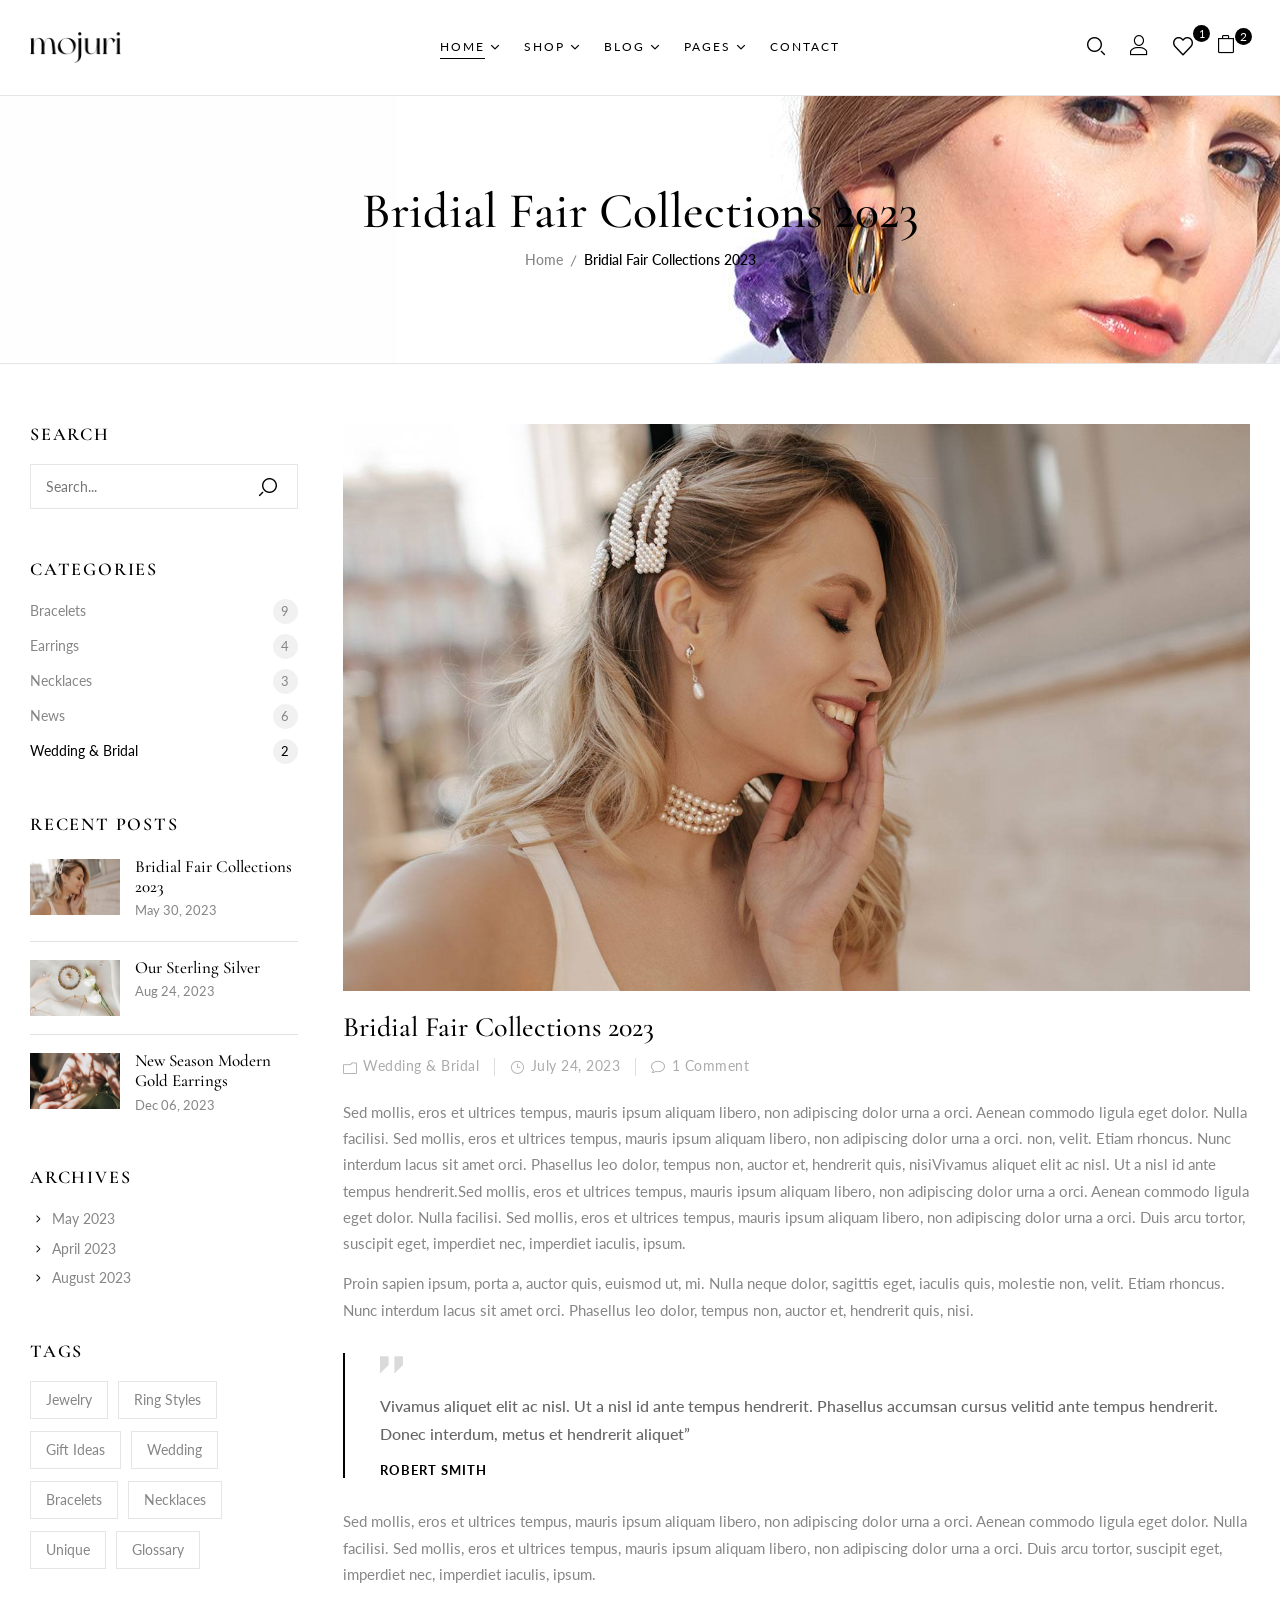
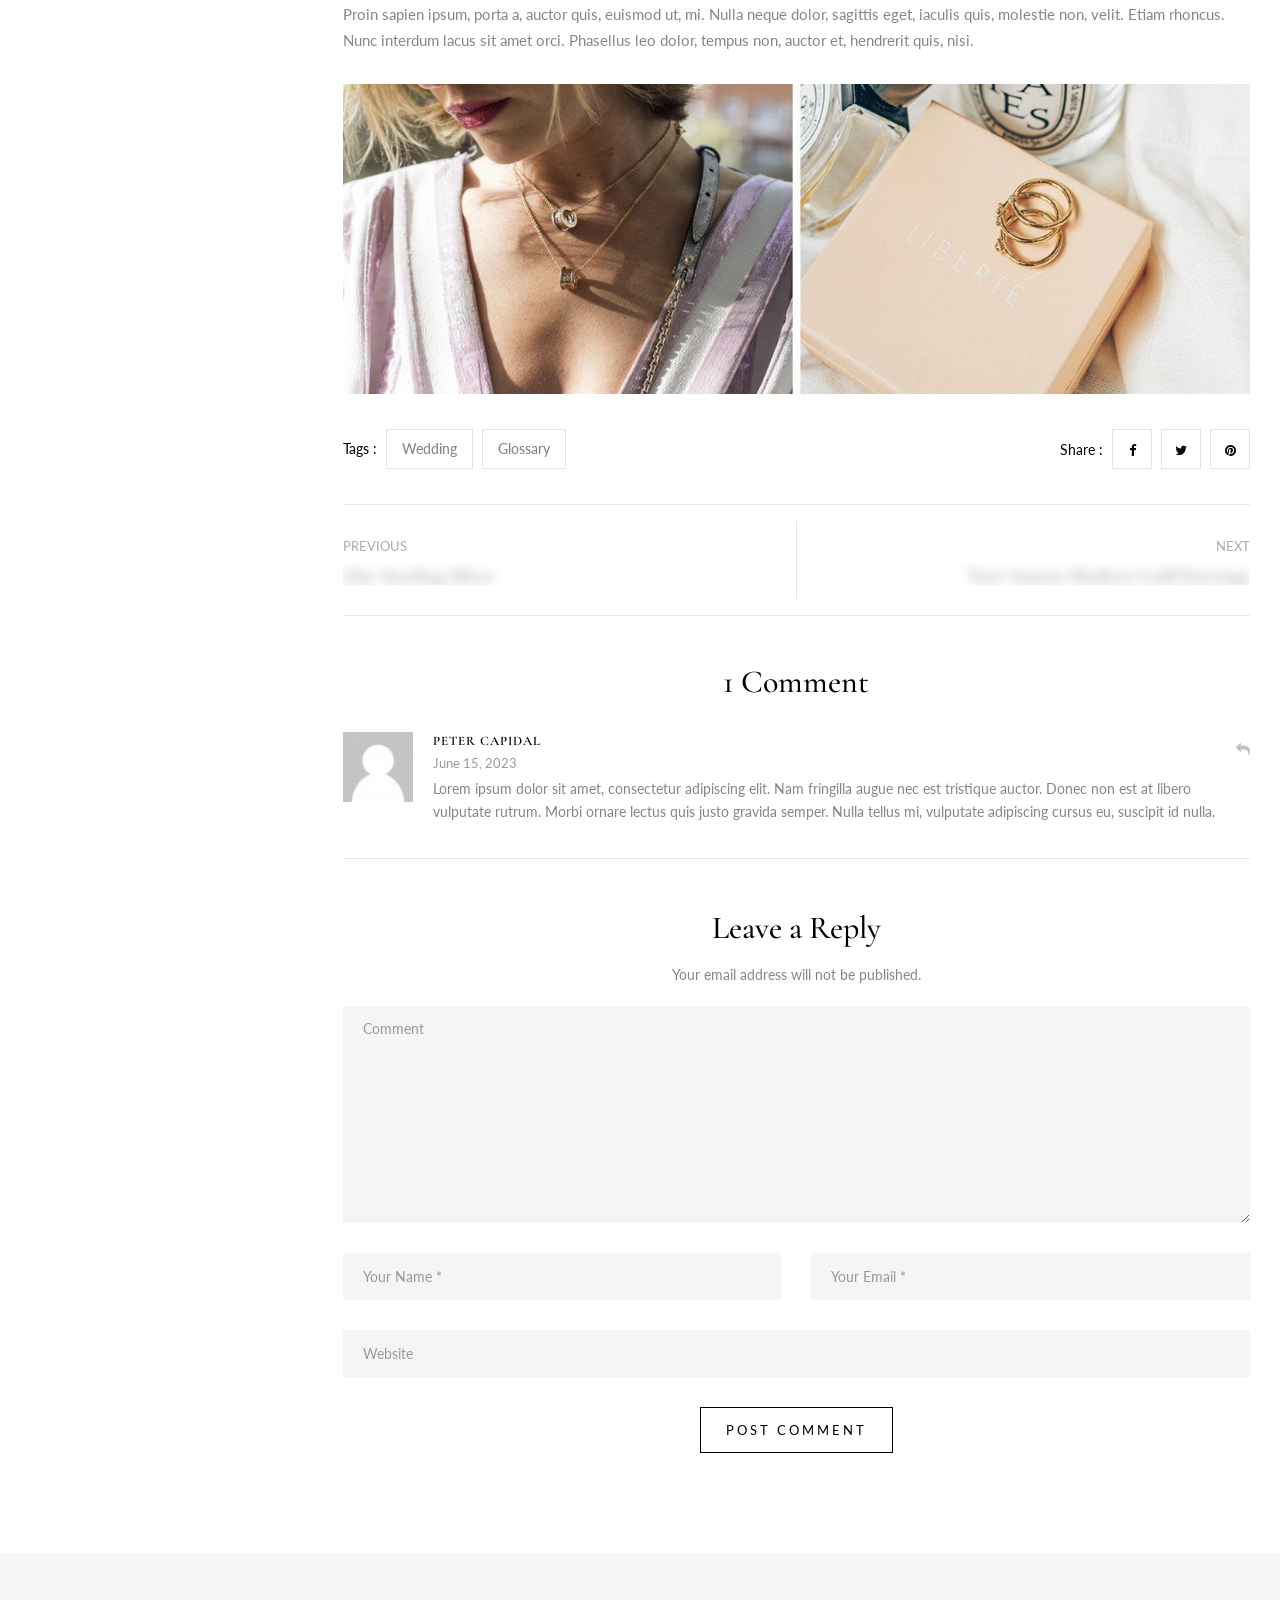
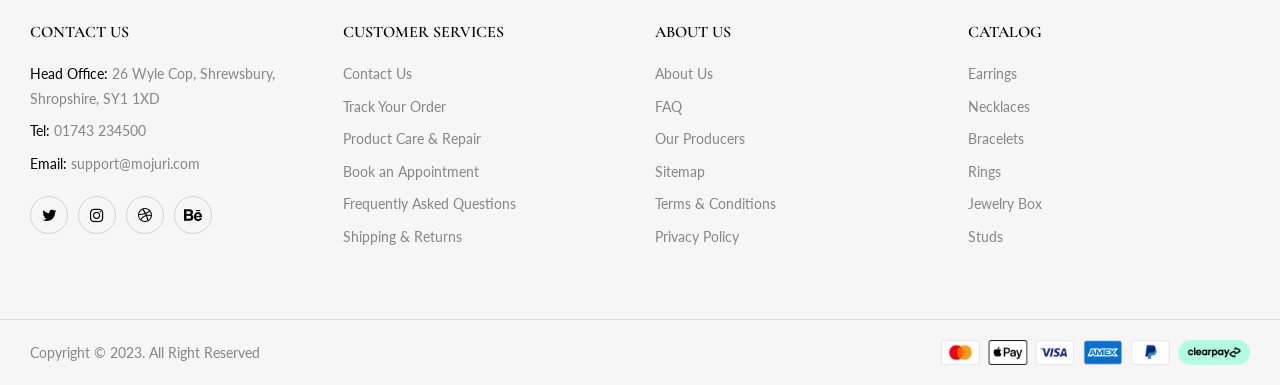
<file: blog-details-left.html>
<!DOCTYPE html>
<html lang="en">
	<head>
		<!-- Meta Data -->
		<meta charset="UTF-8">
		<meta http-equiv="X-UA-Compatible" content="IE=edge">
		<meta name="viewport" content="width=device-width, initial-scale=1">
		<title>Blog Details - Left Sidebar | Mojuri</title>
		
		<!-- Favicon -->
		<link rel="shortcut icon" type="image/x-icon" href="media/favicon.png">
		
		<!-- Dependency Styles -->
		<link rel="stylesheet" href="libs/bootstrap/css/bootstrap.min.css" type="text/css">
		<link rel="stylesheet" href="libs/feather-font/css/iconfont.css" type="text/css">
		<link rel="stylesheet" href="libs/icomoon-font/css/icomoon.css" type="text/css">
		<link rel="stylesheet" href="libs/font-awesome/css/font-awesome.css" type="text/css">
		<link rel="stylesheet" href="libs/wpbingofont/css/wpbingofont.css" type="text/css">
		<link rel="stylesheet" href="libs/elegant-icons/css/elegant.css" type="text/css">
		<link rel="stylesheet" href="libs/slick/css/slick.css" type="text/css">
		<link rel="stylesheet" href="libs/slick/css/slick-theme.css" type="text/css">
		<link rel="stylesheet" href="libs/mmenu/css/mmenu.min.css" type="text/css">
		<link rel="stylesheet" href="libs/slider/css/jslider.css">

		<!-- Site Stylesheet -->
		<link rel="stylesheet" href="assets/css/app.css" type="text/css">
		<link rel="stylesheet" href="assets/css/responsive.css" type="text/css">
		
		<!-- Google Web Fonts -->
		<link href="https://fonts.googleapis.com/css2?family=Cormorant+Garamond:ital,wght@0,300;0,400;0,500;0,600;0,700;1,300;1,400;1,500;1,600;1,700&display=swap" rel="stylesheet">
		<link href="https://fonts.googleapis.com/css2?family=Lato:ital,wght@0,100;0,300;0,400;0,700;0,900;1,100;1,300;1,400;1,700;1,900&display=swap" rel="stylesheet">
	</head>
	
	<body class="blog">
		<div id="page" class="hfeed page-wrapper">
			<header id="site-header" class="site-header header-v1">
				<div class="header-mobile">
					<div class="section-padding">
						<div class="section-container">
							<div class="row">
								<div class="col-xl-4 col-lg-4 col-md-4 col-sm-3 col-3 header-left">
									<div class="navbar-header">
										<button type="button" id="show-megamenu" class="navbar-toggle"></button>
									</div>
								</div>
								<div class="col-xl-4 col-lg-4 col-md-4 col-sm-6 col-6 header-center">
									<div class="site-logo">
										<a href="index.html">
											<img width="400" height="79" src="media/logo-white.png" alt="Mojuri – Jewelry Store HTML Template" />
										</a>
									</div>
								</div>
								<div class="col-xl-4 col-lg-4 col-md-4 col-sm-3 col-3 header-right">
									<div class="mojuri-topcart dropdown">
										<div class="dropdown mini-cart top-cart">
											<div class="remove-cart-shadow"></div>
											<a class="dropdown-toggle cart-icon" href="#" role="button" data-toggle="dropdown" aria-haspopup="true" aria-expanded="false">
												<div class="icons-cart"><i class="icon-large-paper-bag"></i><span class="cart-count">2</span></div>
											</a>
											<div class="dropdown-menu cart-popup">
												<div class="cart-empty-wrap">
													<ul class="cart-list">
														<li class="empty">
															<span>No products in the cart.</span>
															<a class="go-shop" href="shop-grid-left.html">GO TO SHOP<i aria-hidden="true" class="arrow_right"></i></a>
														</li>
													</ul>
												</div>
												<div class="cart-list-wrap">
													<ul class="cart-list ">
														<li class="mini-cart-item">
															<a href="#" class="remove" title="Remove this item"><i class="icon_close"></i></a>
															<a href="shop-details.html" class="product-image"><img width="600" height="600" src="media/product/3.jpg" alt=""></a>
															<a href="shop-details.html" class="product-name">Twin Hoops</a>		
															<div class="quantity">Qty: 1</div>
															<div class="price">$150.00</div>
														</li>
														<li class="mini-cart-item">
															<a href="#" class="remove" title="Remove this item"><i class="icon_close"></i></a>													
															<a href="shop-details.html" class="product-image"><img width="600" height="600" src="media/product/1.jpg" alt=""></a>
															<a href="shop-details.html" class="product-name">Medium Flat Hoops</a>
															<div class="quantity">Qty: 1</div>
															<div class="price">$100.00</div>						
														</li>
													</ul>
													<div class="total-cart">
														<div class="title-total">Total: </div>
														<div class="total-price"><span>$250.00</span></div>
													</div>
													<div class="free-ship">
														<div class="title-ship">Buy <strong>$400</strong> more to enjoy <strong>FREE Shipping</strong></div>
														<div class="total-percent"><div class="percent" style="width:20%"></div></div>
													</div>
													<div class="buttons">
														<a href="shop-cart.html" class="button btn view-cart btn-primary">View cart</a>
														<a href="shop-checkout.html" class="button btn checkout btn-default">Check out</a>
													</div>
												</div>
											</div>
										</div>
									</div>
								</div>
							</div>
						</div>
					</div>

					<div class="header-mobile-fixed">
						<!-- Shop -->
						<div class="shop-page">
							<a href="shop-grid-left.html"><i class="wpb-icon-shop"></i></a>
						</div>

						<!-- Login -->
						<div class="my-account">
							<div class="login-header">
								<a href="page-my-account.html"><i class="wpb-icon-user"></i></a>
							</div>
						</div>

						<!-- Search -->
						<div class="search-box">
							<div class="search-toggle"><i class="wpb-icon-magnifying-glass"></i></div>
						</div>

						<!-- Wishlist -->
						<div class="wishlist-box">
							<a href="shop-wishlist.html"><i class="wpb-icon-heart"></i></a>
						</div>
					</div>
				</div>

				<div class="header-desktop">
					<div class="header-wrapper">
						<div class="section-padding">
							<div class="section-container large p-l-r">
								<div class="row">
									<div class="col-xl-3 col-lg-3 col-md-12 col-sm-12 col-12 header-left">
										<div class="site-logo">
											<a href="index.html">
												<img width="400" height="140" src="media/logo.png" alt="Mojuri – Jewelry Store HTML Template" />
											</a>
										</div>
									</div>

									<div class="col-xl-6 col-lg-6 col-md-12 col-sm-12 col-12 text-center header-center">
										<div class="site-navigation">
											<nav id="main-navigation">
												<ul id="menu-main-menu" class="menu">
													<li class="level-0 menu-item menu-item-has-children current-menu-item">
														<a href="index.html"><span class="menu-item-text">Home</span></a>
														<ul class="sub-menu">
															<li>
																<a href="index.html"><span class="menu-item-text">Home Clean</span></a>
															</li>
															<li>
																<a href="index2.html"><span class="menu-item-text">Home Collection</span></a>
															</li>
															<li>
																<a href="index3.html"><span class="menu-item-text">Home Minimal</span></a>
															</li>
															<li>
																<a href="index4.html"><span class="menu-item-text">Home Modern</span></a>
															</li>
															<li>
																<a href="index5.html"><span class="menu-item-text">Home Parallax</span></a>
															</li>
															<li>
																<a href="index6.html"><span class="menu-item-text">Home Strong</span></a>
															</li>
															<li>
																<a href="index7.html"><span class="menu-item-text">Home Style</span></a>
															</li>
															<li>
																<a href="index8.html"><span class="menu-item-text">Home Unique</span></a>
															</li>
														</ul>
													</li>
													<li class="level-0 menu-item menu-item-has-children">
														<a href="shop-grid-left.html"><span class="menu-item-text">Shop</span></a>
														<ul class="sub-menu">
															<li class="level-1 menu-item menu-item-has-children">
																<a href="shop-grid-left.html"><span class="menu-item-text">Shop - Products</span></a>
																<ul class="sub-menu">
																	<li>
																		<a href="shop-grid-left.html"><span class="menu-item-text">Shop Grid - Left Sidebar</span></a>
																	</li>
																	<li>
																		<a href="shop-list-left.html"><span class="menu-item-text">Shop List - Left Sidebar</span></a>
																	</li>
																	<li>
																		<a href="shop-grid-right.html"><span class="menu-item-text">Shop Grid - Right Sidebar</span></a>
																	</li>
																	<li>
																		<a href="shop-list-right.html"><span class="menu-item-text">Shop List - Right Sidebar</span></a>
																	</li>
																	<li>
																		<a href="shop-grid-fullwidth.html"><span class="menu-item-text">Shop Grid - No Sidebar</span></a>
																	</li>
																</ul>
															</li>
															<li>
																<a href="shop-details.html"><span class="menu-item-text">Shop Details</span></a>
															</li>
															<li>
																<a href="shop-cart.html"><span class="menu-item-text">Shop - Cart</span></a>
															</li>
															<li>
																<a href="shop-checkout.html"><span class="menu-item-text">Shop - Checkout</span></a>
															</li>
															<li>
																<a href="shop-wishlist.html"><span class="menu-item-text">Shop - Wishlist</span></a>
															</li>
														</ul>
													</li>
													<li class="level-0 menu-item menu-item-has-children mega-menu mega-menu-fullwidth align-center">
														<a href="blog-grid-left.html"><span class="menu-item-text">Blog</span></a>
														<div class="sub-menu">
															<div class="row">
																<div class="col-md-5">
																	<div class="menu-section">
																		<h2 class="sub-menu-title">Blog Category</h2>
																		<ul class="menu-list">
																			<li>
																				<a href="blog-grid-left.html"><span class="menu-item-text">Blog Grid - Left Sidebar</span></a>
																			</li>
																			<li>
																				<a href="blog-grid-right.html"><span class="menu-item-text">Blog Grid - Right Sidebar</span></a>
																			</li>
																			<li>
																				<a href="blog-list-left.html"><span class="menu-item-text">Blog List - Left Sidebar</span></a>
																			</li>
																			<li>
																				<a href="blog-list-right.html"><span class="menu-item-text">Blog List - Right Sidebar</span></a>
																			</li>
																			<li>
																				<a href="blog-grid-fullwidth.html"><span class="menu-item-text">Blog Grid - No Sidebar</span></a>
																			</li>
																		</ul>
																	</div>

																	<div class="menu-section">
																		<h2 class="sub-menu-title">Blog Details</h2>
																		<ul class="menu-list">
																			<li>
																				<a href="blog-details-left.html"><span class="menu-item-text">Blog Details - Left Sidebar</span></a>
																			</li>
																			<li>
																				<a href="blog-details-right.html"><span class="menu-item-text">Blog Details - Right Sidebar</span></a>
																			</li>
																			<li>
																				<a href="blog-details-fullwidth.html"><span class="menu-item-text">Blog Details - No Sidebar</span></a>
																			</li>
																		</ul>
																	</div>
																</div>
																<div class="col-md-7">
																	<div class="menu-section">
																		<h2 class="sub-menu-title">Recent Posts</h2>
																		<div class="block block-posts recent-posts p-t-5">
																			<ul class="posts-list">
																				<li class="post-item">
																					<a href="blog-details-right.html" class="post-image">
																						<img src="media/blog/1.jpg">
																					</a>
																					<div class="post-content">
																						<h2 class="post-title">
																							<a href="blog-details-right.html">
																								Bridial Fair Collections 2023
																							</a>
																						</h2>
																						<div class="post-time">
																							<span class="post-date">May 30, 2023</span>
																							<span class="post-comment">4 Comments</span>
																						</div>
																					</div>
																				</li>
																				<li class="post-item">
																					<a href="blog-details-right.html" class="post-image">
																						<img src="media/blog/2.jpg">
																					</a>
																					<div class="post-content">
																						<h2 class="post-title">
																							<a href="blog-details-right.html">
																								Our Sterling Silver
																							</a>
																						</h2>
																						<div class="post-time">
																							<span class="post-date">Aug 24, 2023</span>
																							<span class="post-comment">2 Comments</span>
																						</div>
																					</div>
																				</li>
																				<li class="post-item">
																					<a href="blog-details-right.html" class="post-image">
																						<img src="media/blog/3.jpg">
																					</a>
																					<div class="post-content">
																						<h2 class="post-title">
																							<a href="blog-details-right.html">
																								Kitchen Inspired On Japanese
																							</a>
																						</h2>
																						<div class="post-time">
																							<span class="post-date">Dec 06, 2023</span>
																							<span class="post-comment">1 Comment</span>
																						</div>
																					</div>
																				</li>
																			</ul>
																		</div>
																	</div>
																</div>
															</div>
														</div>
													</li>
													<li class="level-0 menu-item menu-item-has-children">
														<a href="#"><span class="menu-item-text">Pages</span></a>
														<ul class="sub-menu">
															<li>
																<a href="page-login.html"><span class="menu-item-text">Login / Register</span></a>
															</li>
															<li>
																<a href="page-forgot-password.html"><span class="menu-item-text">Forgot Password</span></a>
															</li>
															<li>
																<a href="page-my-account.html"><span class="menu-item-text">My Account</span></a>
															</li>
															<li>
																<a href="page-about.html"><span class="menu-item-text">About Us</span></a>
															</li>
															<li>
																<a href="page-contact.html"><span class="menu-item-text">Contact</span></a>
															</li>
															<li>
																<a href="page-faq.html"><span class="menu-item-text">FAQ</span></a>
															</li>
															<li>
																<a href="page-404.html"><span class="menu-item-text">Page 404</span></a>
															</li>
														</ul>
													</li>
													<li class="level-0 menu-item">
														<a href="page-contact.html"><span class="menu-item-text">Contact</span></a>
													</li>
												</ul>
											</nav>
										</div>
									</div>

									<div class="col-xl-3 col-lg-3 col-md-12 col-sm-12 col-12 header-right">
										<div class="header-page-link">
											<!-- Search -->
											<div class="search-box">
												<div class="search-toggle"><i class="icon-search"></i></div>
											</div>

											<!-- Login -->
											<div class="login-header icon">
												<a class="active-login" href="#"><i class="icon-user"></i></a>
												<div class="form-login-register">
													<div class="box-form-login">
														<div class="active-login"></div>
														<div class="box-content">
															<div class="form-login active">
																<form id="login_ajax" method="post" class="login">
																	<h2>Sign in</h2>
																	<p class="status"></p>
																	<div class="content">
																		<div class="username">
																			<input type="text" required="required" class="input-text" name="username" id="username" placeholder="Your name"/>
																		</div>
																		<div class="password">
																			<input class="input-text" required="required" type="password" name="password" id="password" placeholder="Password"/>
																		</div>
																		<div class="rememberme-lost">
																			<div class="rememberme">
																				<input name="rememberme" type="checkbox" id="rememberme" value="forever"/>
																				<label for="rememberme" class="inline">Remember me</label>
																			</div>
																			<div class="lost_password">
																				<a href="forgot-password.html">Lost your password?</a>
																			</div>
																		</div>
																		<div class="button-login">
																			<input type="submit" class="button" name="login" value="Login"/>
																		</div>
																		<div class="button-next-reregister">Create An Account</div>
																	</div>						
																</form>
															</div>
															<div class="form-register">
																<form method="post" class="register">
																	<h2>REGISTER</h2>
																	<div class="content">
																		<div class="email">
																			<input type="email" class="input-text" placeholder="Email" name="email" id="reg_email" value=""/>
																		</div>
																		<div class="password">
																			<input type="password" class="input-text" placeholder="Password" name="password" id="reg_password"/>
																		</div>															
																		<div class="button-register">
																			<input type="submit" class="button" name="register" value="Register"/>
																		</div>
																		<div class="button-next-login">Already has an account</div>
																	</div>
																</form>
															</div>
														</div>
													</div>
												</div>
											</div>

											<!-- Wishlist -->
											<div class="wishlist-box">
												<a href="shop-wishlist.html"><i class="icon-heart"></i></a>
												<span class="count-wishlist">1</span>
											</div>
											
											<!-- Cart -->
											<div class="mojuri-topcart dropdown light">
												<div class="dropdown mini-cart top-cart">
													<div class="remove-cart-shadow"></div>
													<a class="dropdown-toggle cart-icon" href="#" role="button" data-toggle="dropdown" aria-haspopup="true" aria-expanded="false">
														<div class="icons-cart"><i class="icon-large-paper-bag"></i><span class="cart-count">2</span></div>
													</a>
													<div class="dropdown-menu cart-popup">
														<div class="cart-empty-wrap">
															<ul class="cart-list">
																<li class="empty">
																	<span>No products in the cart.</span>
																	<a class="go-shop" href="shop-grid-left.html">GO TO SHOP<i aria-hidden="true" class="arrow_right"></i></a>
																</li>
															</ul>
														</div>
														<div class="cart-list-wrap">
															<ul class="cart-list ">
																<li class="mini-cart-item">
																	<a href="#" class="remove" title="Remove this item"><i class="icon_close"></i></a>
																	<a href="shop-details.html" class="product-image"><img width="600" height="600" src="media/product/3.jpg" alt=""></a>
																	<a href="shop-details.html" class="product-name">Twin Hoops</a>		
																	<div class="quantity">Qty: 1</div>
																	<div class="price">$150.00</div>
																</li>
																<li class="mini-cart-item">
																	<a href="#" class="remove" title="Remove this item"><i class="icon_close"></i></a>													
																	<a href="shop-details.html" class="product-image"><img width="600" height="600" src="media/product/1.jpg" alt=""></a>
																	<a href="shop-details.html" class="product-name">Medium Flat Hoops</a>
																	<div class="quantity">Qty: 1</div>
																	<div class="price">$100.00</div>						
																</li>
															</ul>
															<div class="total-cart">
																<div class="title-total">Total: </div>
																<div class="total-price"><span>$250.00</span></div>
															</div>
															<div class="free-ship">
																<div class="title-ship">Buy <strong>$400</strong> more to enjoy <strong>FREE Shipping</strong></div>
																<div class="total-percent"><div class="percent" style="width:20%"></div></div>
															</div>
															<div class="buttons">
																<a href="shop-cart.html" class="button btn view-cart btn-primary">View cart</a>
																<a href="shop-checkout.html" class="button btn checkout btn-default">Check out</a>
															</div>
														</div>
													</div>
												</div>
											</div>
										</div>
									</div>
								</div>
							</div>
						</div>
					</div>
				</div>
			</header>

			<div id="site-main" class="site-main">
				<div id="main-content" class="main-content">
					<div id="primary" class="content-area">
						<div id="title" class="page-title">
							<div class="section-container">
								<div class="content-title-heading">
									<h1 class="text-title-heading">
										Bridial Fair Collections 2023
									</h1>
								</div>
								<div class="breadcrumbs">
									<a href="index.html">Home</a><span class="delimiter"></span>Bridial Fair Collections 2023
								</div>
							</div>
						</div>

						<div id="content" class="site-content" role="main">
							<div class="section-padding">
								<div class="section-container p-l-r">
									<div class="row">
										<div class="col-xl-3 col-lg-3 col-md-12 col-12 sidebar left-sidebar blog-details-sidebar">
											<!-- Block Post Search -->
											<div class="block block-post-search">
												<div class="block-title"><h2>Search</h2></div>
												<div class="block-content">
													<form method="get" class="search-from" action="">
														<input type="text" value="" name="s" class="s" placeholder="Search...">
														<button class="btn" type="submit">
															<i class="icon-search"></i>
														</button>
									  				</form>
												</div>
											</div>

											<!-- Block Post Categories -->
											<div class="block block-post-cats">
												<div class="block-title"><h2>Categories</h2></div>
												<div class="block-content">
													<div class="post-cats-list">
														<ul>
															<li>
																<a href="blog-grid-left.html">Bracelets <span class="count">9</span></a>
															</li>
															<li>
																<a href="blog-grid-left.html">Earrings <span class="count">4</span></a>
															</li>
															<li>
																<a href="blog-grid-left.html">Necklaces <span class="count">3</span></a>
															</li>
															<li>
																<a href="blog-grid-left.html">News <span class="count">6</span></a>
															</li>
															<li class="current">
																<a href="blog-grid-left.html">Wedding & Bridal <span class="count">2</span></a>
															</li>
														</ul>
													</div>
												</div>
											</div>

											<!-- Block Posts -->
											<div class="block block-posts">
												<div class="block-title"><h2>Recent Posts</h2></div>
												<div class="block-content">
													<ul class="posts-list">
														<li class="post-item">
															<a href="blog-details-right.html" class="post-image">
																<img src="media/blog/1.jpg">
															</a>
															<div class="post-content">
																<h2 class="post-title">
																	<a href="blog-details-right.html">
																		Bridial Fair Collections 2023
																	</a>
																</h2>
																<div class="post-time">
																	<span class="post-date">May 30, 2023</span>
																</div>
															</div>
														</li>
														<li class="post-item">
															<a href="blog-details-right.html" class="post-image">
																<img src="media/blog/2.jpg">
															</a>
															<div class="post-content">
																<h2 class="post-title">
																	<a href="blog-details-right.html">
																		Our Sterling Silver
																	</a>
																</h2>
																<div class="post-time">
																	<span class="post-date">Aug 24, 2023</span>
																</div>
															</div>
														</li>
														<li class="post-item">
															<a href="blog-details-right.html" class="post-image">
																<img src="media/blog/3.jpg">
															</a>
															<div class="post-content">
																<h2 class="post-title">
																	<a href="blog-details-right.html">
																		New Season Modern Gold Earrings
																	</a>
																</h2>
																<div class="post-time">
																	<span class="post-date">Dec 06, 2023</span>
																</div>
															</div>
														</li>
													</ul>
												</div>
											</div>

											<!-- Block Post Archives -->
											<div class="block block-post-archives">
												<div class="block-title"><h2>Archives</h2></div>
												<div class="block-content">
													<div class="post-archives-list">
														<ul>
															<li>
																<a href="blog-grid-left.html">May 2023</a>
															</li>
															<li>
																<a href="blog-grid-left.html">April 2023</a>
															</li>
															<li>
																<a href="blog-grid-left.html">August 2023</a>
															</li>
														</ul>
													</div>
												</div>
											</div>

											<!-- Block Post Tags -->
											<div class="block block-post-tags">
												<div class="block-title"><h2>Tags</h2></div>
												<div class="block-content">
													<div class="post-tags-list">
														<ul>
															<li>
																<a href="blog-grid-left.html">Jewelry</a>
															</li>
															<li>
																<a href="blog-grid-left.html">Ring Styles</a>
															</li>
															<li>
																<a href="blog-grid-left.html">Gift Ideas</a>
															</li>
															<li>
																<a href="blog-grid-left.html">Wedding</a>
															</li>
															<li>
																<a href="blog-grid-left.html">Bracelets</a>
															</li>
															<li>
																<a href="blog-grid-left.html">Necklaces</a>
															</li>
															<li>
																<a href="blog-grid-left.html">Unique</a>
															</li>
															<li>
																<a href="blog-grid-left.html">Glossary</a>
															</li>
														</ul>
													</div>
												</div>
											</div>
										</div>

										<div class="col-xl-9 col-lg-9 col-md-12 col-12 md-b-30 blog-details-content">
											<div class="post-details">
												<div class="post-image">
													<img src="media/blog/1.jpg" alt="">
												</div>
												<h2 class="post-title">
													Bridial Fair Collections 2023
												</h2>
												<div class="post-meta">
													<span class="post-categories"><i class="icon_folder-alt"></i> <a href="blog-grid-right.html">Wedding & Bridal</a></span>
													<span class="post-time"><i class="icon_clock_alt"></i> July 24, 2023</span>
													<span class="post-comment"><i class="icon_comment_alt"></i> 1 Comment</span>															
												</div>
												<div class="post-content clearfix">
													<p>Sed mollis, eros et ultrices tempus, mauris ipsum aliquam libero, non adipiscing dolor urna a orci. Aenean commodo ligula eget dolor. Nulla facilisi. Sed mollis, eros et ultrices tempus, mauris ipsum aliquam libero, non adipiscing dolor urna a orci. non, velit. Etiam rhoncus. Nunc interdum lacus sit amet orci. Phasellus leo dolor, tempus non, auctor et, hendrerit quis, nisiVivamus aliquet elit ac nisl. Ut a nisl id ante tempus hendrerit.Sed mollis, eros et ultrices tempus, mauris ipsum aliquam libero, non adipiscing dolor urna a orci. Aenean commodo ligula eget dolor. Nulla facilisi. Sed mollis, eros et ultrices tempus, mauris ipsum aliquam libero, non adipiscing dolor urna a orci. Duis arcu tortor, suscipit eget, imperdiet nec, imperdiet iaculis, ipsum.</p>
													<p>Proin sapien ipsum, porta a, auctor quis, euismod ut, mi. Nulla neque dolor, sagittis eget, iaculis quis, molestie non, velit. Etiam rhoncus. Nunc interdum lacus sit amet orci. Phasellus leo dolor, tempus non, auctor et, hendrerit quis, nisi.</p>
													<blockquote><p><i class="icon-straight-quotes"></i>Vivamus aliquet elit ac nisl. Ut a nisl id ante tempus hendrerit. Phasellus accumsan cursus velitid ante tempus hendrerit. Donec interdum, metus et hendrerit aliquet”</p><h2>ROBERT SMITH</h2></blockquote>
													<p>Sed mollis, eros et ultrices tempus, mauris ipsum aliquam libero, non adipiscing dolor urna a orci. Aenean commodo ligula eget dolor. Nulla facilisi. Sed mollis, eros et ultrices tempus, mauris ipsum aliquam libero, non adipiscing dolor urna a orci. Duis arcu tortor, suscipit eget, imperdiet nec, imperdiet iaculis, ipsum.</p>
													<p>Proin sapien ipsum, porta a, auctor quis, euismod ut, mi. Nulla neque dolor, sagittis eget, iaculis quis, molestie non, velit. Etiam rhoncus. Nunc interdum lacus sit amet orci. Phasellus leo dolor, tempus non, auctor et, hendrerit quis, nisi.</p>
													<div class="content-img">
														<img width="1410" height="460" src="media/blog/details.jpg" alt="">
													</div>
												</div>
												<div class="post-content-entry">
													<div class="tags-links">
														<label>Tags :</label> <a href="blog-grid-right.html" rel="tag">Wedding</a> <a href="blog-grid-right.html" rel="tag">Glossary</a>
													</div>
													<div class="entry-social-share">
														<label>Share :</label>
														<div class="social-share">
															<a href="#" title="Facebook" class="share-facebook" target="_blank"><i class="fa fa-facebook"></i>Facebook</a>
															<a href="#" title="Twitter" class="share-twitter"><i class="fa fa-twitter"></i>Twitter</a>
															<a href="#" title="Pinterest" class="share-pinterest"><i class="fa fa-pinterest"></i>Pinterest</a>
														</div>	
													</div>
												</div>
												<div class="prev-next-post">
													<div class="previous-post">
														<a href="blog-details-right.html" rel="prev">
															<div class="hover-extend active"><span>Previous</span></div>
															<h2 class="title">Our Sterling Silver</h2>
														</a>		
													</div>
													<div class="next-post">
														<a href="blog-details-right.html" rel="next">
															<div class="hover-extend active"><span>Next</span></div>
															<h2 class="title">New Season Modern Gold Earrings</h2>
														</a>		
													</div>
												</div>
												<div id="comments" class="comments-area">
													<h3 class="comments-title">1 Comment</h3>
													<div class="comments-list">
														<div class="comment-item">
															<div class="comment-avatar">
																<img alt="" src="media/user.jpg" class="avatar" height="70" width="70">
															</div>
															<div class="comment-content-wrap">
																<h3 class="comment-author">
																	Peter Capidal					
																</h3>
																<div class="comment-time">
																	June 15, 2023
																</div>
																<div class="comment-content">
																	<p>Lorem ipsum dolor sit amet, consectetur adipiscing elit. Nam fringilla augue nec est tristique auctor. Donec non est at libero vulputate rutrum. Morbi ornare lectus quis justo gravida semper. Nulla tellus mi, vulputate adipiscing cursus eu, suscipit id nulla.</p>
																</div>
																<a class="comment-reply-link" href="#">Reply</a>
															</div>
														</div>
													</div>
													<div class="comment-form">	
											 			<div class="form-header">
											 				<h3>Leave a Reply</h3>
											 			</div>
											 			<form action="" method="post" class="row" novalidate="">
											 				<div class="comment-notes col-md-12 col-sm-12">Your email address will not be published.</div>
											 				<div class="form-group col-md-12 col-sm-12">
											 					<textarea id="comment" name="comment" cols="45" rows="8" aria-required="true" placeholder="Comment" class="form-control"></textarea>
											 				</div>
											 				<div class="form-group col-md-6 col-sm-6">
											 					<input id="author" placeholder="Your Name *" name="author" type="text" value="" size="30" class="form-control">
											 				</div>
															<div class="form-group col-md-6 col-sm-6">
																<input id="email" placeholder="Your Email *" name="email" type="text" value="" size="30" class="form-control">
															</div>
															<div class="form-group col-md-12 col-sm-12">
																<input id="url" name="url" placeholder="Website" type="text" value="" size="30" class="form-control"> 
															</div>
															<div class="form-group col-md-12">
																<input name="submit" type="submit" id="submit" class="button button-outline border-black" value="Post Comment">
															</div> 
														</form>
													</div>
												</div>
											</div>
										</div>
									</div>
								</div>
							</div>
						</div><!-- #content -->
					</div><!-- #primary -->
				</div><!-- #main-content -->
			</div>

			<footer id="site-footer" class="site-footer background four-columns">
				<div class="footer">
					<div class="section-padding">
						<div class="section-container">
							<div class="block-widget-wrap">
								<div class="row">
									<div class="col-lg-3 col-md-6 column-1">
										<div class="block block-menu m-b-20">
											<h2 class="block-title">Contact Us</h2>
											<div class="block-content">
												<ul>
													<li>
														<span>Head Office:</span> 26 Wyle Cop, Shrewsbury, Shropshire, SY1 1XD
													</li>
													<li>
														<span>Tel:</span> 01743 234500
													</li>
													<li>
														<span>Email:</span> <a href="mailto:support@mojuri.com">support@mojuri.com</a>
													</li>
												</ul>
											</div>
										</div>

										<div class="block block-social">
											<ul class="social-link">
												<li><a href="#"><i class="fa fa-twitter"></i></a></li>
												<li><a href="#"><i class="fa fa-instagram"></i></a></li>
												<li><a href="#"><i class="fa fa-dribbble"></i></a></li>
												<li><a href="#"><i class="fa fa-behance"></i></a></li>
											</ul>
										</div>
									</div>
									<div class="col-lg-3 col-md-6 column-2">
										<div class="block block-menu">
											<h2 class="block-title">Customer Services</h2>
											<div class="block-content">
												<ul>
													<li>
														<a href="shop-grid-left.html">Contact Us</a>
													</li>
													<li>
														<a href="shop-grid-left.html">Track Your Order</a>
													</li>
													<li>
														<a href="shop-grid-left.html">Product Care & Repair</a>
													</li>
													<li>
														<a href="shop-grid-left.html">Book an Appointment</a>
													</li>
													<li>
														<a href="shop-grid-left.html">Frequently Asked Questions</a>
													</li>
													<li>
														<a href="shop-grid-left.html">Shipping & Returns</a>
													</li>
												</ul>
											</div>
										</div>
									</div>
									<div class="col-lg-3 col-md-6 column-3">
										<div class="block block-menu">
											<h2 class="block-title">About Us</h2>
											<div class="block-content">
												<ul>
													<li>
														<a href="#">About Us</a>
													</li>
													<li>
														<a href="#">FAQ</a>
													</li>
													<li>
														<a href="#">Our Producers</a>
													</li>
													<li>
														<a href="#">Sitemap</a>
													</li>
													<li>
														<a href="#">Terms & Conditions</a>
													</li>
													<li>
														<a href="#">Privacy Policy</a>
													</li>
												</ul>
											</div>
										</div>
									</div>
									<div class="col-lg-3 col-md-6 column-4">
										<div class="block block-menu">
											<h2 class="block-title">Catalog</h2>
											<div class="block-content">
												<ul>
													<li>
														<a href="shop-grid-left.html">Earrings</a>
													</li>
													<li>
														<a href="shop-grid-left.html">Necklaces</a>
													</li>
													<li>
														<a href="shop-grid-left.html">Bracelets</a>
													</li>
													<li>
														<a href="shop-grid-left.html">Rings</a>
													</li>
													<li>
														<a href="shop-grid-left.html">Jewelry Box</a>
													</li>
													<li>
														<a href="shop-grid-left.html">Studs</a>
													</li>
												</ul>
											</div>
										</div>
									</div>
								</div>
							</div>
						</div>
					</div>
				</div>
				<div class="footer-bottom">
					<div class="section-padding">
						<div class="section-container">
							<div class="block-widget-wrap">
								<div class="row">
									<div class="col-md-6">
										<div class="footer-left">
											<p class="copyright">Copyright © 2023. All Right Reserved</p>
										</div>
									</div>
									<div class="col-md-6">
										<div class="footer-right">
											<div class="block block-image">
												<img width="309" height="32" src="media/payments.png" alt="">
											</div>
										</div>
									</div>
								</div>
							</div>
						</div>
					</div>
				</div>
			</footer>
		</div>

		<!-- Back Top button -->
		<div class="back-top button-show">
			<i class="arrow_carrot-up"></i>
		</div>

		<!-- Search -->
		<div class="search-overlay">
			<div class="close-search"></div>
			<div class="wrapper-search">
				<form role="search" method="get" class="search-from ajax-search" action="">
					<a href="#" class="search-close"></a>
					<div class="search-box">
						<button id="searchsubmit" class="btn" type="submit">
							<i class="icon-search"></i>
						</button>
						<input type="text" autocomplete="off" value="" name="s" class="input-search s" placeholder="Search...">
						<div class="content-menu_search">
							<label>Suggested</label>
							<ul id="menu_search" class="menu">
								<li><a href="#">Earrings</a></li>
								<li><a href="#">Necklaces</a></li>
								<li><a href="#">Bracelets</a></li>
								<li><a href="#">Jewelry Box</a></li>
							</ul>			
						</div>
					</div>
				</form>	
			</div>	
		</div>

		<!-- Wishlist -->
		<div class="wishlist-popup">
			<div class="wishlist-popup-inner">
                <div class="wishlist-popup-content">
                    <div class="wishlist-popup-content-top">
                        <span class="wishlist-name">Wishlist</span>
						<span class="wishlist-count-wrapper"><span class="wishlist-count">2</span></span>                                
						<span class="wishlist-popup-close"></span>
                    </div>
                    <div class="wishlist-popup-content-mid">
						<table class="wishlist-items">                        
							<tbody>
								<tr class="wishlist-item">
									<td class="wishlist-item-remove"><span></span></td>
									<td class="wishlist-item-image">
                                    	<a href="shop-details.html">
											<img width="600" height="600" src="media/product/3.jpg" alt="">                                        
										</a>
		                       		</td>
			                        <td class="wishlist-item-info">
										<div class="wishlist-item-name">
											<a href="shop-details.html">Twin Hoops</a>
										</div>
										<div class="wishlist-item-price">
											<span>$150.00</span>
										</div>
										<div class="wishlist-item-time">June 4, 2023</div>                                
									</td>
			                        <td class="wishlist-item-actions">
			                            <div class="wishlist-item-stock">
											In stock 
										</div>
			                            <div class="wishlist-item-add">
											<div data-title="Add to cart">
												<a rel="nofollow" href="#">Add to cart</a>
											</div>
										</div>
	                                </td>
								</tr>
								<tr class="wishlist-item">
									<td class="wishlist-item-remove"><span></span></td>
									<td class="wishlist-item-image">
                                    	<a href="shop-details.html">
											<img width="600" height="600" src="media/product/4.jpg" alt="">                                        
										</a>
		                       		</td>
			                        <td class="wishlist-item-info">
										<div class="wishlist-item-name">
											<a href="shop-details.html">Yilver And Turquoise Earrings</a>
										</div>
										<div class="wishlist-item-price">
											<del aria-hidden="true"><span>$150.00</span></del> 
											<ins><span>$100.00</span></ins>
										</div>
										<div class="wishlist-item-time">June 4, 2023</div>                                
									</td>
			                        <td class="wishlist-item-actions">
			                            <div class="wishlist-item-stock">
											In stock 
										</div>
			                            <div class="wishlist-item-add">
											<div data-title="Add to cart">
												<a rel="nofollow" href="#">Add to cart</a>
											</div>
										</div>
	                                </td>
								</tr>
							</tbody>
						</table>
					</div>
                    <div class="wishlist-popup-content-bot">
                        <div class="wishlist-popup-content-bot-inner">
                            <a class="wishlist-page" href="shop-wishlist.html">
								Open wishlist page                                    
							</a>
                            <span class="wishlist-continue" data-url="">
                                Continue shopping                                        
                            </span>
                        </div>
                        <div class="wishlist-notice wishlist-notice-show">Added to the wishlist!</div>
                    </div>
                </div>
            </div>
		</div>

		<!-- Compare -->
		<div class="compare-popup">
		    <div class="compare-popup-inner">
		        <div class="compare-table">
		            <div class="compare-table-inner">
                    	<a href="#" id="compare-table-close" class="compare-table-close">
                    		<span class="compare-table-close-icon"></span>
                    	</a>
                    	<div class="compare-table-items">
                    		<table id="product-table" class="product-table">
                    			<thead>
                    				<tr>
                    					<th>
                    						<a href="#" class="compare-table-settings">Settings</a>
                    					</th>
                    					<th>
                    						<a href="shop-details.html">Twin Hoops</a> <span class="remove">remove</span>
                    					</th>
                    					<th>
                    						<a href="shop-details.html">Medium Flat Hoops</a> <span class="remove">remove</span>
                    					</th>
                    					<th>
                    						<a href="shop-details.html">Bold Pearl Hoop Earrings</a> <span class="remove">remove</span>
                    					</th>
                    				</tr>
                    			</thead>
                    			<tbody>
                    				<tr class="tr-image">
                    					<td class="td-label">Image</td>
                    					<td>
                    						<a href="shop-details.html">
                    							<img width="600" height="600" src="media/product/3.jpg" alt="">
                    						</a>
                    					</td>
                    					<td>
                    						<a href="shop-details.html">
                    							<img width="600" height="600" src="media/product/1.jpg" alt="">
                    						</a>
                    					</td>
                    					<td>
                    						<a href="shop-details.html">
                    							<img width="600" height="600" src="media/product/2.jpg" alt="">
                    						</a>
                    					</td>
                    				</tr>
                    				<tr class="tr-sku">
                    					<td class="td-label">SKU</td>
                    					<td>VN00189</td>
                    					<td></td>
                    					<td>D1116</td>
                    				</tr>
                    				<tr class="tr-rating">
                    					<td class="td-label">Rating</td>
                    					<td>
                    						<div class="star-rating">
                    							<span style="width:80%"></span>
                    						</div>
                    					</td>
                    					<td>
                    						<div class="star-rating">
                    							<span style="width:100%"></span>
                    						</div>
                    					</td>
                    					<td></td>
                    				</tr>
                    				<tr class="tr-price">
                    					<td class="td-label">Price</td>
                    					<td><span class="amount">$150.00</span></td>
                    					<td><del><span class="amount">$150.00</span></del> <ins><span class="amount">$100.00</span></ins></td>
                    					<td><span class="amount">$200.00</span></td>
                    				</tr>
                    				<tr class="tr-add-to-cart">
                    					<td class="td-label">Add to cart</td>
                    					<td>
                    						<div data-title="Add to cart">
                    							<a href="#" class="button">Add to cart</a>
                    						</div>
                    					</td>
                    					<td>
                    						<div data-title="Add to cart">
                    							<a href="#" class="button">Add to cart</a>
                    						</div>
                    					</td>
                    					<td>
                    						<div data-title="Add to cart">
                    							<a href="#" class="button">Add to cart</a>
                    						</div>
                    					</td>
                    				</tr>
                    				<tr class="tr-description">
                    					<td class="td-label">Description</td>
                    					<td>Phasellus sed volutpat orci. Fusce eget lore mauris vehicula elementum gravida nec dui. Aenean aliquam varius ipsum, non ultricies tellus sodales eu. Donec dignissim viverra nunc, ut aliquet magna posuere eget.</td>
                    					<td>Lorem ipsum dolor sit amet, consectetur adipiscing elit, sed do eiusmod tempor incididunt ut labore et dolore magna aliqua. Ut enim ad minim veniam, quis nostrud exercitation ullamco laboris nisi ut aliquip ex ea commodo consequat. Duis aute irure dolor in reprehenderit in voluptate velit esse cillum dolore eu fugiat nulla pariatur.</td>
                    					<td>The EcoSmart Fleece Hoodie full-zip hooded jacket provides medium weight fleece comfort all year around. Feel better in this sweatshirt because Hanes keeps plastic bottles of landfills by using recycled polyester.7.8 ounce fleece sweatshirt made with up to 5 percent polyester created from recycled plastic.</td>
                    				</tr>
                    				<tr class="tr-content">
                    					<td class="td-label">Content</td>
                    					<td>Lorem ipsum dolor sit amet, consectetur adipisicing elit, sed do eiusmod tempor incididunt ut labore et dolore magna aliqua. Ut enim ad minim veniam, quis nostrud exercitation ullamco laboris nisi ut aliquip ex ea commodo consequat. Duis aute irure dolor in reprehenderit in voluptate velit esse cillum dolore eu fugiat nulla pariatur. Excepteur sint occaecat cupidatat non proident, sunt in culpa qui officia deserunt mollit anim id est laborum. Sed ut perspiciatis unde omnis iste natus error sit voluptatem accusantium doloremque laudantium, totam rem aperiam, eaque ipsa quae ab illo inventore veritatis et quasi architecto beatae vitae dicta sunt explicabo. Nemo enim ipsam voluptatem quia voluptas sit aspernatur aut odit aut fugit, sed quia consequuntur magni dolores eos qui ratione voluptatem sequi nesciunt. Neque porro quisquam est, qui dolorem ipsum quia dolor sit amet, consectetur, adipisci velit, sed quia non numquam eius modi tempora incidunt ut labore et dolore magnam aliquam quaerat voluptatem.</td>
                    					<td>Lorem ipsum dolor sit amet, consectetur adipisicing elit, sed do eiusmod tempor incididunt ut labore et dolore magna aliqua. Ut enim ad minim veniam, quis nostrud exercitation ullamco laboris nisi ut aliquip ex ea commodo consequat. Duis aute irure dolor in reprehenderit in voluptate velit esse cillum dolore eu fugiat nulla pariatur. Excepteur sint occaecat cupidatat non proident, sunt in culpa qui officia deserunt mollit anim id est laborum. Sed ut perspiciatis unde omnis iste natus error sit voluptatem accusantium doloremque laudantium, totam rem aperiam, eaque ipsa quae ab illo inventore veritatis et quasi architecto beatae vitae dicta sunt explicabo. Nemo enim ipsam voluptatem quia voluptas sit aspernatur aut odit aut fugit, sed quia consequuntur magni dolores eos qui ratione voluptatem sequi nesciunt. Neque porro quisquam est, qui dolorem ipsum quia dolor sit amet, consectetur, adipisci velit, sed quia non numquam eius modi tempora incidunt ut labore et dolore magnam aliquam quaerat voluptatem.</td>
                    					<td>Lorem ipsum dolor sit amet, consectetur adipisicing elit, sed do eiusmod tempor incididunt ut labore et dolore magna aliqua. Ut enim ad minim veniam, quis nostrud exercitation ullamco laboris nisi ut aliquip ex ea commodo consequat. Duis aute irure dolor in reprehenderit in voluptate velit esse cillum dolore eu fugiat nulla pariatur. Excepteur sint occaecat cupidatat non proident, sunt in culpa qui officia deserunt mollit anim id est laborum. Sed ut perspiciatis unde omnis iste natus error sit voluptatem accusantium doloremque laudantium, totam rem aperiam, eaque ipsa quae ab illo inventore veritatis et quasi architecto beatae vitae dicta sunt explicabo. Nemo enim ipsam voluptatem quia voluptas sit aspernatur aut odit aut fugit, sed quia consequuntur magni dolores eos qui ratione voluptatem sequi nesciunt. Neque porro quisquam est, qui dolorem ipsum quia dolor sit amet, consectetur, adipisci velit, sed quia non numquam eius modi tempora incidunt ut labore et dolore magnam aliquam quaerat voluptatem.</td>
                    				</tr>
                    				<tr class="tr-dimensions">
                    					<td class="td-label">Dimensions</td>
                    					<td>N/A</td>
                    					<td>N/A</td>
                    					<td>N/A</td>
                    				</tr>
                    			</tbody>
                    		</table>
                    	</div>
		            </div>
		        </div>
		    </div>
		</div>

		<!-- Quickview -->
		<div class="quickview-popup">
			<div id="quickview-container"> 
				<div class="quickview-container"> 
					<a href="#" class="quickview-close"></a> 
					<div class="quickview-notices-wrapper"></div> 
					<div class="product single-product product-type-simple">
						<div class="product-detail">
							<div class="row"> 
								<div class="img-quickview"> 
									<div class="product-images-slider">
										<div id="quickview-slick-carousel"> 
											<div class="images"> 
												<div class="scroll-image">
													<div class="slick-wrap">
														<div class="slick-sliders image-additional" data-dots="true" data-columns4="1" data-columns3="1" data-columns2="1" data-columns1="1" data-columns="1" data-nav="true">
															<div class="img-thumbnail slick-slide"> 
																<a href="media/product/3.jpg" class="image-scroll" title="">
																	<img width="900" height="900" src="media/product/3.jpg" alt="">
																</a> 
															</div>
															<div class="img-thumbnail slick-slide"> 
																<a href="media/product/3-2.jpg" class="image-scroll" title="">
																	<img width="900" height="900" src="media/product/3-2.jpg" alt="">
																</a> 
															</div>
														</div>
													</div>
												</div> 
											</div> 
										</div> 
									</div> 
								</div> 
								<div class="quickview-single-info">
									<div class="product-content-detail entry-summary">
										<h1 class="product-title entry-title">Twin Hoops</h1>
										<div class="price-single">
											<div class="price">
												<del><span>$150.00</span></del>
												<span>$100.00</span>
											</div>
										</div>
										<div class="product-rating"> 
											<div class="star-rating" role="img" aria-label="Rated 4.00 out of 5">
												<span style="width:80%">Rated <strong class="rating">4.00</strong> out of 5 based on <span class="rating">1</span> customer rating</span>
											</div> 
											<a href="#" class="review-link">(<span class="count">1</span> customer review)</a> 
										</div>
										<div class="description"> 
											<p>Lorem ipsum dolor sit amet, consectetur adipiscing elit, sed do eiusmod tempor incididunt ut labore et dolore magna aliqua. Ut enim ad minim veniam, quis…</p> 
										</div>
										<form class="cart" method="post" enctype="multipart/form-data">
											<div class="quantity-button">
												<div class="quantity"> 
													<button type="button" class="plus">+</button> 
													<input type="number" class="input-text qty text" step="1" min="1" max="" name="quantity" value="1" title="Qty" size="4" placeholder="" inputmode="numeric" autocomplete="off"> 
													<button type="button" class="minus">-</button> 
												</div> 
												<button type="submit" class="single-add-to-cart-button button alt">Add to cart</button> 
											</div> 
											<button class="button quick-buy">Buy It Now</button>
										</form> 
									</div> 
								</div> 
							</div> 
						</div>
					</div> 
					<div class="clearfix"></div> 
				</div> 
			</div>
		</div>

		<!-- Page Loader -->
		<div class="page-preloader">
	    	<div class="loader">
	    		<div></div>
	    		<div></div>
	    	</div>
	    </div>

		<!-- Dependency Scripts -->
		<script src="libs/popper/js/popper.min.js"></script>
		<script src="libs/jquery/js/jquery.min.js"></script>
		<script src="libs/bootstrap/js/bootstrap.min.js"></script>
		<script src="libs/slick/js/slick.min.js"></script>
		<script src="libs/mmenu/js/jquery.mmenu.all.min.js"></script>
		<script src="libs/slider/js/tmpl.js"></script>
		<script src="libs/slider/js/jquery.dependClass-0.1.js"></script>
		<script src="libs/slider/js/draggable-0.1.js"></script>
		<script src="libs/slider/js/jquery.slider.js"></script>
		
		<!-- Site Scripts -->
		<script src="assets/js/app.js"></script>
	</body>
</html>
</file>
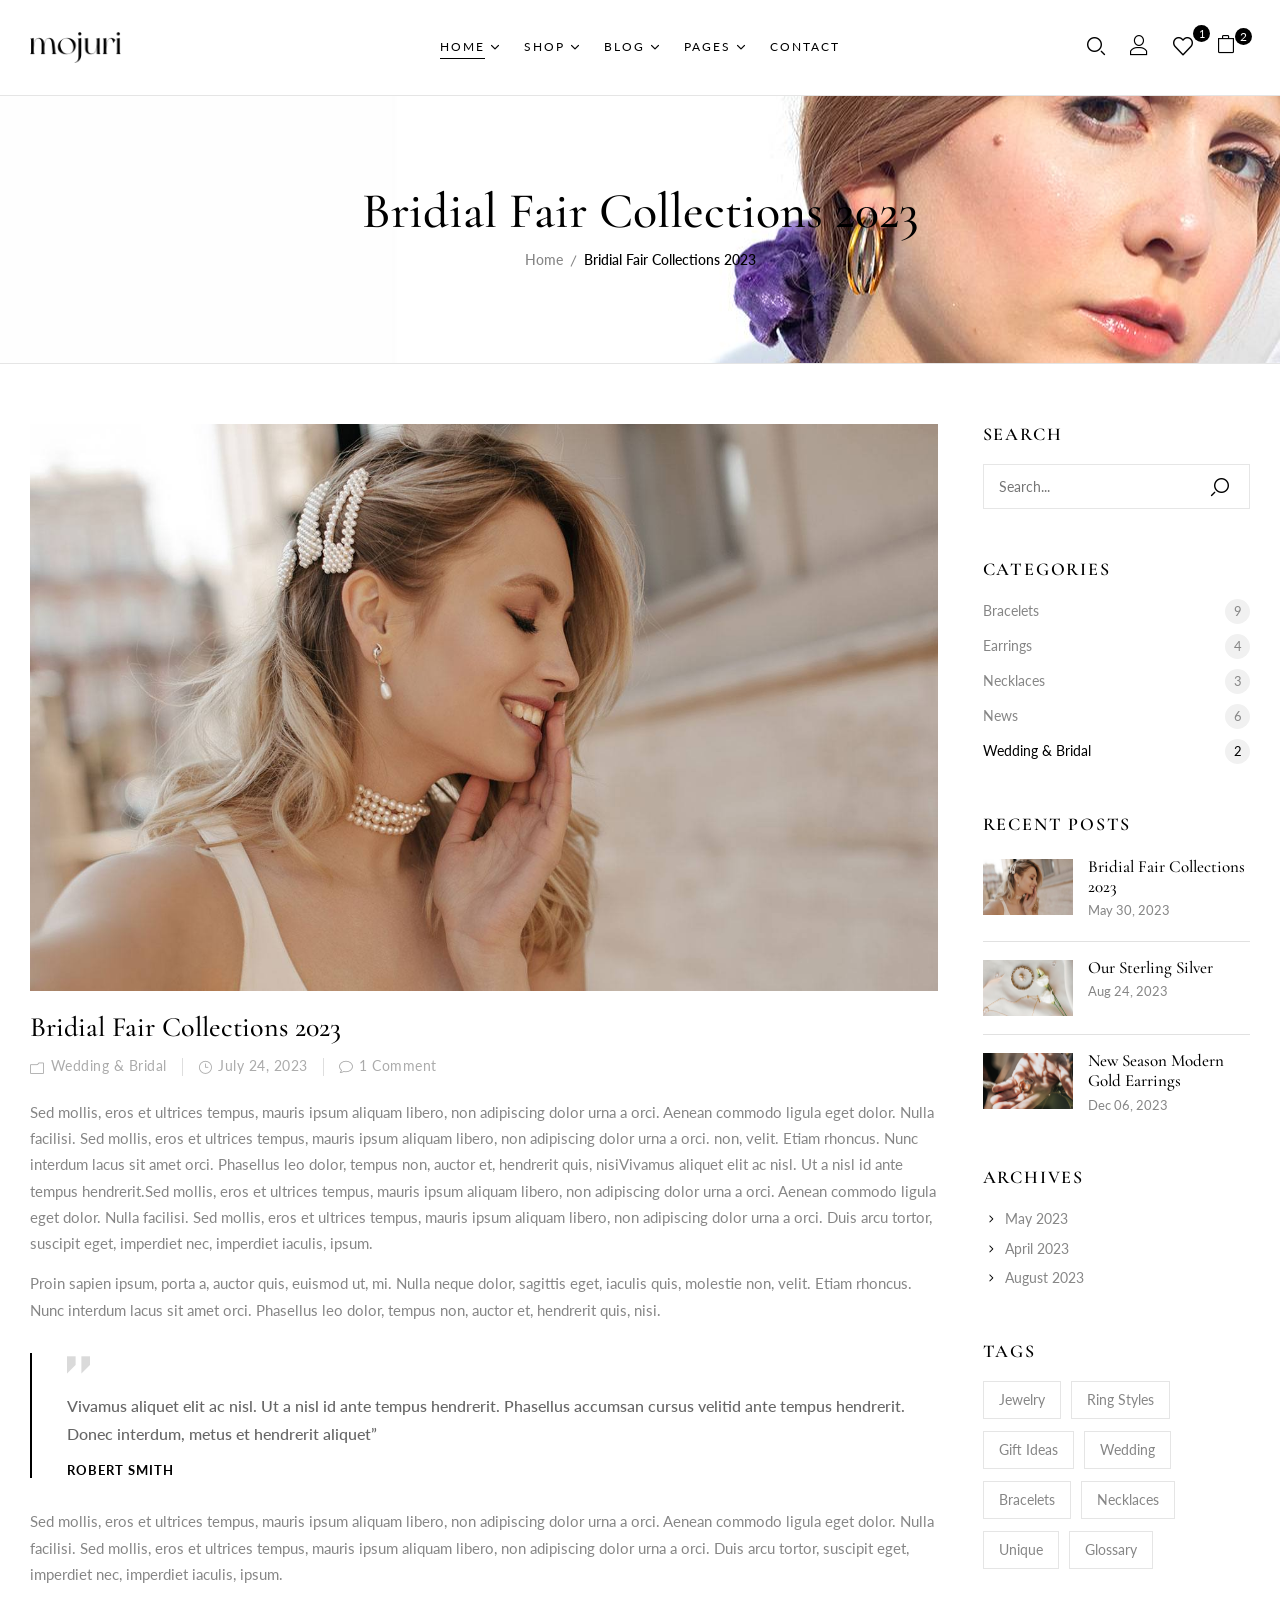
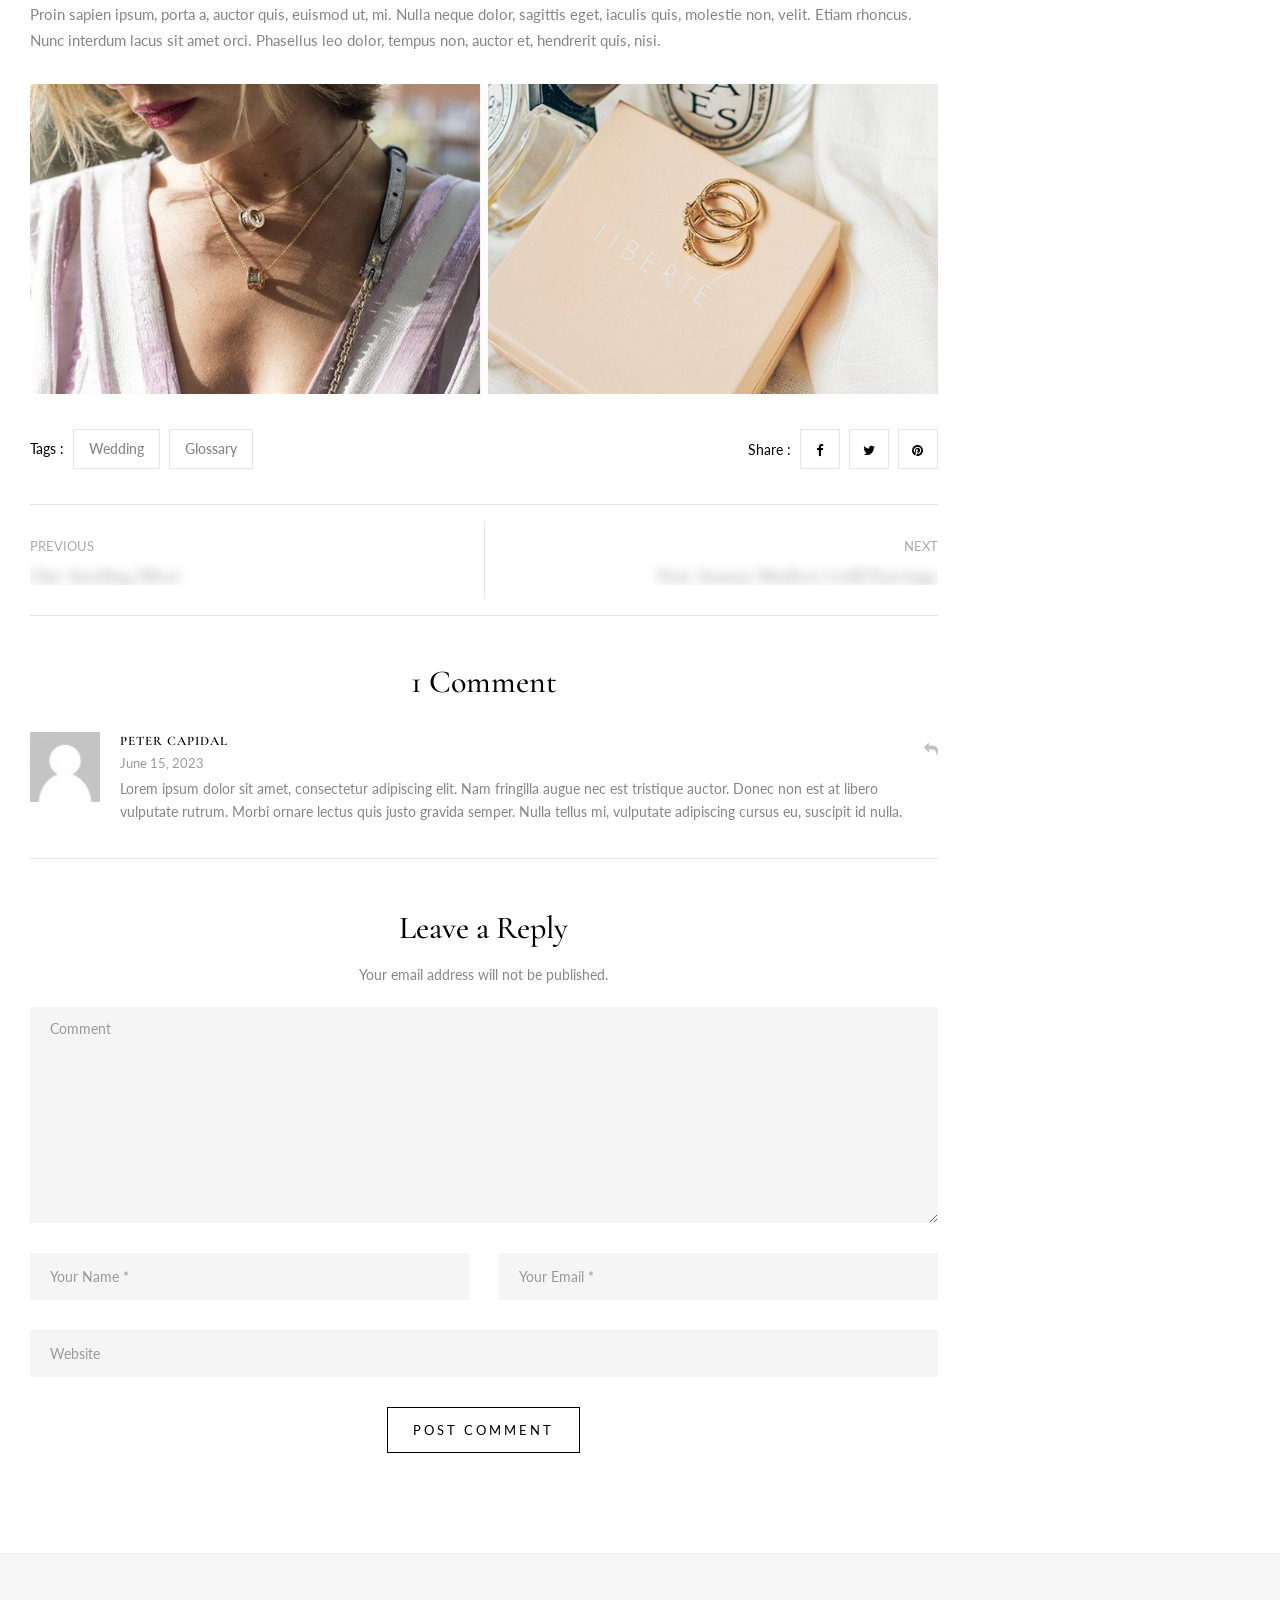
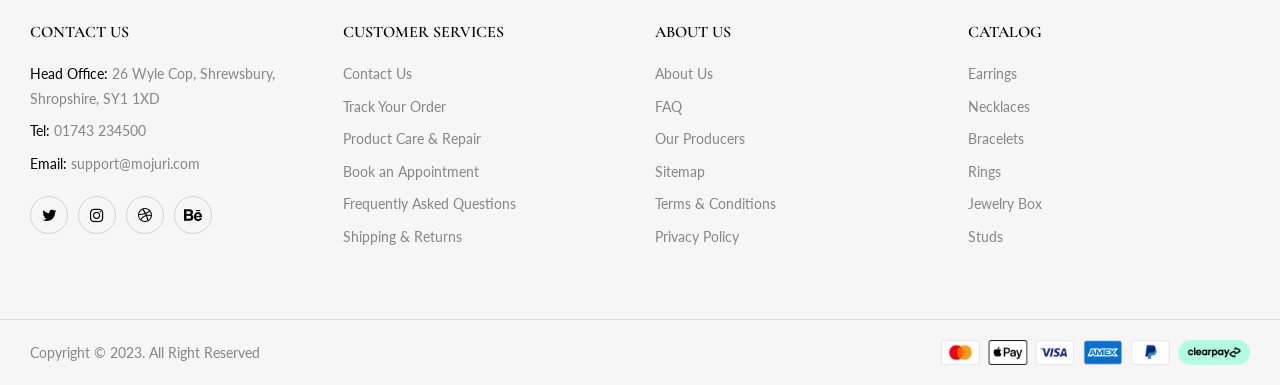
<file: blog-details-right.html>
<!DOCTYPE html>
<html lang="en">
	<head>
		<!-- Meta Data -->
		<meta charset="UTF-8">
		<meta http-equiv="X-UA-Compatible" content="IE=edge">
		<meta name="viewport" content="width=device-width, initial-scale=1">
		<title>Blog Details - Right Sidebar | Mojuri</title>
		
		<!-- Favicon -->
		<link rel="shortcut icon" type="image/x-icon" href="media/favicon.png">
		
		<!-- Dependency Styles -->
		<link rel="stylesheet" href="libs/bootstrap/css/bootstrap.min.css" type="text/css">
		<link rel="stylesheet" href="libs/feather-font/css/iconfont.css" type="text/css">
		<link rel="stylesheet" href="libs/icomoon-font/css/icomoon.css" type="text/css">
		<link rel="stylesheet" href="libs/font-awesome/css/font-awesome.css" type="text/css">
		<link rel="stylesheet" href="libs/wpbingofont/css/wpbingofont.css" type="text/css">
		<link rel="stylesheet" href="libs/elegant-icons/css/elegant.css" type="text/css">
		<link rel="stylesheet" href="libs/slick/css/slick.css" type="text/css">
		<link rel="stylesheet" href="libs/slick/css/slick-theme.css" type="text/css">
		<link rel="stylesheet" href="libs/mmenu/css/mmenu.min.css" type="text/css">
		<link rel="stylesheet" href="libs/slider/css/jslider.css">

		<!-- Site Stylesheet -->
		<link rel="stylesheet" href="assets/css/app.css" type="text/css">
		<link rel="stylesheet" href="assets/css/responsive.css" type="text/css">
		
		<!-- Google Web Fonts -->
		<link href="https://fonts.googleapis.com/css2?family=Cormorant+Garamond:ital,wght@0,300;0,400;0,500;0,600;0,700;1,300;1,400;1,500;1,600;1,700&display=swap" rel="stylesheet">
		<link href="https://fonts.googleapis.com/css2?family=Lato:ital,wght@0,100;0,300;0,400;0,700;0,900;1,100;1,300;1,400;1,700;1,900&display=swap" rel="stylesheet">
	</head>
	
	<body class="blog">
		<div id="page" class="hfeed page-wrapper">
			<header id="site-header" class="site-header header-v1">
				<div class="header-mobile">
					<div class="section-padding">
						<div class="section-container">
							<div class="row">
								<div class="col-xl-4 col-lg-4 col-md-4 col-sm-3 col-3 header-left">
									<div class="navbar-header">
										<button type="button" id="show-megamenu" class="navbar-toggle"></button>
									</div>
								</div>
								<div class="col-xl-4 col-lg-4 col-md-4 col-sm-6 col-6 header-center">
									<div class="site-logo">
										<a href="index.html">
											<img width="400" height="79" src="media/logo-white.png" alt="Mojuri – Jewelry Store HTML Template" />
										</a>
									</div>
								</div>
								<div class="col-xl-4 col-lg-4 col-md-4 col-sm-3 col-3 header-right">
									<div class="mojuri-topcart dropdown">
										<div class="dropdown mini-cart top-cart">
											<div class="remove-cart-shadow"></div>
											<a class="dropdown-toggle cart-icon" href="#" role="button" data-toggle="dropdown" aria-haspopup="true" aria-expanded="false">
												<div class="icons-cart"><i class="icon-large-paper-bag"></i><span class="cart-count">2</span></div>
											</a>
											<div class="dropdown-menu cart-popup">
												<div class="cart-empty-wrap">
													<ul class="cart-list">
														<li class="empty">
															<span>No products in the cart.</span>
															<a class="go-shop" href="shop-grid-left.html">GO TO SHOP<i aria-hidden="true" class="arrow_right"></i></a>
														</li>
													</ul>
												</div>
												<div class="cart-list-wrap">
													<ul class="cart-list ">
														<li class="mini-cart-item">
															<a href="#" class="remove" title="Remove this item"><i class="icon_close"></i></a>
															<a href="shop-details.html" class="product-image"><img width="600" height="600" src="media/product/3.jpg" alt=""></a>
															<a href="shop-details.html" class="product-name">Twin Hoops</a>		
															<div class="quantity">Qty: 1</div>
															<div class="price">$150.00</div>
														</li>
														<li class="mini-cart-item">
															<a href="#" class="remove" title="Remove this item"><i class="icon_close"></i></a>													
															<a href="shop-details.html" class="product-image"><img width="600" height="600" src="media/product/1.jpg" alt=""></a>
															<a href="shop-details.html" class="product-name">Medium Flat Hoops</a>
															<div class="quantity">Qty: 1</div>
															<div class="price">$100.00</div>						
														</li>
													</ul>
													<div class="total-cart">
														<div class="title-total">Total: </div>
														<div class="total-price"><span>$250.00</span></div>
													</div>
													<div class="free-ship">
														<div class="title-ship">Buy <strong>$400</strong> more to enjoy <strong>FREE Shipping</strong></div>
														<div class="total-percent"><div class="percent" style="width:20%"></div></div>
													</div>
													<div class="buttons">
														<a href="shop-cart.html" class="button btn view-cart btn-primary">View cart</a>
														<a href="shop-checkout.html" class="button btn checkout btn-default">Check out</a>
													</div>
												</div>
											</div>
										</div>
									</div>
								</div>
							</div>
						</div>
					</div>

					<div class="header-mobile-fixed">
						<!-- Shop -->
						<div class="shop-page">
							<a href="shop-grid-left.html"><i class="wpb-icon-shop"></i></a>
						</div>

						<!-- Login -->
						<div class="my-account">
							<div class="login-header">
								<a href="page-my-account.html"><i class="wpb-icon-user"></i></a>
							</div>
						</div>

						<!-- Search -->
						<div class="search-box">
							<div class="search-toggle"><i class="wpb-icon-magnifying-glass"></i></div>
						</div>

						<!-- Wishlist -->
						<div class="wishlist-box">
							<a href="shop-wishlist.html"><i class="wpb-icon-heart"></i></a>
						</div>
					</div>
				</div>

				<div class="header-desktop">
					<div class="header-wrapper">
						<div class="section-padding">
							<div class="section-container large p-l-r">
								<div class="row">
									<div class="col-xl-3 col-lg-3 col-md-12 col-sm-12 col-12 header-left">
										<div class="site-logo">
											<a href="index.html">
												<img width="400" height="140" src="media/logo.png" alt="Mojuri – Jewelry Store HTML Template" />
											</a>
										</div>
									</div>

									<div class="col-xl-6 col-lg-6 col-md-12 col-sm-12 col-12 text-center header-center">
										<div class="site-navigation">
											<nav id="main-navigation">
												<ul id="menu-main-menu" class="menu">
													<li class="level-0 menu-item menu-item-has-children current-menu-item">
														<a href="index.html"><span class="menu-item-text">Home</span></a>
														<ul class="sub-menu">
															<li>
																<a href="index.html"><span class="menu-item-text">Home Clean</span></a>
															</li>
															<li>
																<a href="index2.html"><span class="menu-item-text">Home Collection</span></a>
															</li>
															<li>
																<a href="index3.html"><span class="menu-item-text">Home Minimal</span></a>
															</li>
															<li>
																<a href="index4.html"><span class="menu-item-text">Home Modern</span></a>
															</li>
															<li>
																<a href="index5.html"><span class="menu-item-text">Home Parallax</span></a>
															</li>
															<li>
																<a href="index6.html"><span class="menu-item-text">Home Strong</span></a>
															</li>
															<li>
																<a href="index7.html"><span class="menu-item-text">Home Style</span></a>
															</li>
															<li>
																<a href="index8.html"><span class="menu-item-text">Home Unique</span></a>
															</li>
														</ul>
													</li>
													<li class="level-0 menu-item menu-item-has-children">
														<a href="shop-grid-left.html"><span class="menu-item-text">Shop</span></a>
														<ul class="sub-menu">
															<li class="level-1 menu-item menu-item-has-children">
																<a href="shop-grid-left.html"><span class="menu-item-text">Shop - Products</span></a>
																<ul class="sub-menu">
																	<li>
																		<a href="shop-grid-left.html"><span class="menu-item-text">Shop Grid - Left Sidebar</span></a>
																	</li>
																	<li>
																		<a href="shop-list-left.html"><span class="menu-item-text">Shop List - Left Sidebar</span></a>
																	</li>
																	<li>
																		<a href="shop-grid-right.html"><span class="menu-item-text">Shop Grid - Right Sidebar</span></a>
																	</li>
																	<li>
																		<a href="shop-list-right.html"><span class="menu-item-text">Shop List - Right Sidebar</span></a>
																	</li>
																	<li>
																		<a href="shop-grid-fullwidth.html"><span class="menu-item-text">Shop Grid - No Sidebar</span></a>
																	</li>
																</ul>
															</li>
															<li>
																<a href="shop-details.html"><span class="menu-item-text">Shop Details</span></a>
															</li>
															<li>
																<a href="shop-cart.html"><span class="menu-item-text">Shop - Cart</span></a>
															</li>
															<li>
																<a href="shop-checkout.html"><span class="menu-item-text">Shop - Checkout</span></a>
															</li>
															<li>
																<a href="shop-wishlist.html"><span class="menu-item-text">Shop - Wishlist</span></a>
															</li>
														</ul>
													</li>
													<li class="level-0 menu-item menu-item-has-children mega-menu mega-menu-fullwidth align-center">
														<a href="blog-grid-left.html"><span class="menu-item-text">Blog</span></a>
														<div class="sub-menu">
															<div class="row">
																<div class="col-md-5">
																	<div class="menu-section">
																		<h2 class="sub-menu-title">Blog Category</h2>
																		<ul class="menu-list">
																			<li>
																				<a href="blog-grid-left.html"><span class="menu-item-text">Blog Grid - Left Sidebar</span></a>
																			</li>
																			<li>
																				<a href="blog-grid-right.html"><span class="menu-item-text">Blog Grid - Right Sidebar</span></a>
																			</li>
																			<li>
																				<a href="blog-list-left.html"><span class="menu-item-text">Blog List - Left Sidebar</span></a>
																			</li>
																			<li>
																				<a href="blog-list-right.html"><span class="menu-item-text">Blog List - Right Sidebar</span></a>
																			</li>
																			<li>
																				<a href="blog-grid-fullwidth.html"><span class="menu-item-text">Blog Grid - No Sidebar</span></a>
																			</li>
																		</ul>
																	</div>

																	<div class="menu-section">
																		<h2 class="sub-menu-title">Blog Details</h2>
																		<ul class="menu-list">
																			<li>
																				<a href="blog-details-left.html"><span class="menu-item-text">Blog Details - Left Sidebar</span></a>
																			</li>
																			<li>
																				<a href="blog-details-right.html"><span class="menu-item-text">Blog Details - Right Sidebar</span></a>
																			</li>
																			<li>
																				<a href="blog-details-fullwidth.html"><span class="menu-item-text">Blog Details - No Sidebar</span></a>
																			</li>
																		</ul>
																	</div>
																</div>
																<div class="col-md-7">
																	<div class="menu-section">
																		<h2 class="sub-menu-title">Recent Posts</h2>
																		<div class="block block-posts recent-posts p-t-5">
																			<ul class="posts-list">
																				<li class="post-item">
																					<a href="blog-details-right.html" class="post-image">
																						<img src="media/blog/1.jpg">
																					</a>
																					<div class="post-content">
																						<h2 class="post-title">
																							<a href="blog-details-right.html">
																								Bridial Fair Collections 2023
																							</a>
																						</h2>
																						<div class="post-time">
																							<span class="post-date">May 30, 2023</span>
																							<span class="post-comment">4 Comments</span>
																						</div>
																					</div>
																				</li>
																				<li class="post-item">
																					<a href="blog-details-right.html" class="post-image">
																						<img src="media/blog/2.jpg">
																					</a>
																					<div class="post-content">
																						<h2 class="post-title">
																							<a href="blog-details-right.html">
																								Our Sterling Silver
																							</a>
																						</h2>
																						<div class="post-time">
																							<span class="post-date">Aug 24, 2023</span>
																							<span class="post-comment">2 Comments</span>
																						</div>
																					</div>
																				</li>
																				<li class="post-item">
																					<a href="blog-details-right.html" class="post-image">
																						<img src="media/blog/3.jpg">
																					</a>
																					<div class="post-content">
																						<h2 class="post-title">
																							<a href="blog-details-right.html">
																								Kitchen Inspired On Japanese
																							</a>
																						</h2>
																						<div class="post-time">
																							<span class="post-date">Dec 06, 2023</span>
																							<span class="post-comment">1 Comment</span>
																						</div>
																					</div>
																				</li>
																			</ul>
																		</div>
																	</div>
																</div>
															</div>
														</div>
													</li>
													<li class="level-0 menu-item menu-item-has-children">
														<a href="#"><span class="menu-item-text">Pages</span></a>
														<ul class="sub-menu">
															<li>
																<a href="page-login.html"><span class="menu-item-text">Login / Register</span></a>
															</li>
															<li>
																<a href="page-forgot-password.html"><span class="menu-item-text">Forgot Password</span></a>
															</li>
															<li>
																<a href="page-my-account.html"><span class="menu-item-text">My Account</span></a>
															</li>
															<li>
																<a href="page-about.html"><span class="menu-item-text">About Us</span></a>
															</li>
															<li>
																<a href="page-contact.html"><span class="menu-item-text">Contact</span></a>
															</li>
															<li>
																<a href="page-faq.html"><span class="menu-item-text">FAQ</span></a>
															</li>
															<li>
																<a href="page-404.html"><span class="menu-item-text">Page 404</span></a>
															</li>
														</ul>
													</li>
													<li class="level-0 menu-item">
														<a href="page-contact.html"><span class="menu-item-text">Contact</span></a>
													</li>
												</ul>
											</nav>
										</div>
									</div>

									<div class="col-xl-3 col-lg-3 col-md-12 col-sm-12 col-12 header-right">
										<div class="header-page-link">
											<!-- Search -->
											<div class="search-box">
												<div class="search-toggle"><i class="icon-search"></i></div>
											</div>

											<!-- Login -->
											<div class="login-header icon">
												<a class="active-login" href="#"><i class="icon-user"></i></a>
												<div class="form-login-register">
													<div class="box-form-login">
														<div class="active-login"></div>
														<div class="box-content">
															<div class="form-login active">
																<form id="login_ajax" method="post" class="login">
																	<h2>Sign in</h2>
																	<p class="status"></p>
																	<div class="content">
																		<div class="username">
																			<input type="text" required="required" class="input-text" name="username" id="username" placeholder="Your name"/>
																		</div>
																		<div class="password">
																			<input class="input-text" required="required" type="password" name="password" id="password" placeholder="Password"/>
																		</div>
																		<div class="rememberme-lost">
																			<div class="rememberme">
																				<input name="rememberme" type="checkbox" id="rememberme" value="forever"/>
																				<label for="rememberme" class="inline">Remember me</label>
																			</div>
																			<div class="lost_password">
																				<a href="forgot-password.html">Lost your password?</a>
																			</div>
																		</div>
																		<div class="button-login">
																			<input type="submit" class="button" name="login" value="Login"/>
																		</div>
																		<div class="button-next-reregister">Create An Account</div>
																	</div>						
																</form>
															</div>
															<div class="form-register">
																<form method="post" class="register">
																	<h2>REGISTER</h2>
																	<div class="content">
																		<div class="email">
																			<input type="email" class="input-text" placeholder="Email" name="email" id="reg_email" value=""/>
																		</div>
																		<div class="password">
																			<input type="password" class="input-text" placeholder="Password" name="password" id="reg_password"/>
																		</div>															
																		<div class="button-register">
																			<input type="submit" class="button" name="register" value="Register"/>
																		</div>
																		<div class="button-next-login">Already has an account</div>
																	</div>
																</form>
															</div>
														</div>
													</div>
												</div>
											</div>

											<!-- Wishlist -->
											<div class="wishlist-box">
												<a href="shop-wishlist.html"><i class="icon-heart"></i></a>
												<span class="count-wishlist">1</span>
											</div>
											
											<!-- Cart -->
											<div class="mojuri-topcart dropdown light">
												<div class="dropdown mini-cart top-cart">
													<div class="remove-cart-shadow"></div>
													<a class="dropdown-toggle cart-icon" href="#" role="button" data-toggle="dropdown" aria-haspopup="true" aria-expanded="false">
														<div class="icons-cart"><i class="icon-large-paper-bag"></i><span class="cart-count">2</span></div>
													</a>
													<div class="dropdown-menu cart-popup">
														<div class="cart-empty-wrap">
															<ul class="cart-list">
																<li class="empty">
																	<span>No products in the cart.</span>
																	<a class="go-shop" href="shop-grid-left.html">GO TO SHOP<i aria-hidden="true" class="arrow_right"></i></a>
																</li>
															</ul>
														</div>
														<div class="cart-list-wrap">
															<ul class="cart-list ">
																<li class="mini-cart-item">
																	<a href="#" class="remove" title="Remove this item"><i class="icon_close"></i></a>
																	<a href="shop-details.html" class="product-image"><img width="600" height="600" src="media/product/3.jpg" alt=""></a>
																	<a href="shop-details.html" class="product-name">Twin Hoops</a>		
																	<div class="quantity">Qty: 1</div>
																	<div class="price">$150.00</div>
																</li>
																<li class="mini-cart-item">
																	<a href="#" class="remove" title="Remove this item"><i class="icon_close"></i></a>													
																	<a href="shop-details.html" class="product-image"><img width="600" height="600" src="media/product/1.jpg" alt=""></a>
																	<a href="shop-details.html" class="product-name">Medium Flat Hoops</a>
																	<div class="quantity">Qty: 1</div>
																	<div class="price">$100.00</div>						
																</li>
															</ul>
															<div class="total-cart">
																<div class="title-total">Total: </div>
																<div class="total-price"><span>$250.00</span></div>
															</div>
															<div class="free-ship">
																<div class="title-ship">Buy <strong>$400</strong> more to enjoy <strong>FREE Shipping</strong></div>
																<div class="total-percent"><div class="percent" style="width:20%"></div></div>
															</div>
															<div class="buttons">
																<a href="shop-cart.html" class="button btn view-cart btn-primary">View cart</a>
																<a href="shop-checkout.html" class="button btn checkout btn-default">Check out</a>
															</div>
														</div>
													</div>
												</div>
											</div>
										</div>
									</div>
								</div>
							</div>
						</div>
					</div>
				</div>
			</header>

			<div id="site-main" class="site-main">
				<div id="main-content" class="main-content">
					<div id="primary" class="content-area">
						<div id="title" class="page-title">
							<div class="section-container">
								<div class="content-title-heading">
									<h1 class="text-title-heading">
										Bridial Fair Collections 2023
									</h1>
								</div>
								<div class="breadcrumbs">
									<a href="index.html">Home</a><span class="delimiter"></span>Bridial Fair Collections 2023
								</div>
							</div>
						</div>

						<div id="content" class="site-content" role="main">
							<div class="section-padding">
								<div class="section-container p-l-r">
									<div class="row">
										<div class="col-xl-9 col-lg-9 col-md-12 col-12 md-b-30">
											<div class="post-details">
												<div class="post-image">
													<img src="media/blog/1.jpg" alt="">
												</div>
												<h2 class="post-title">
													Bridial Fair Collections 2023
												</h2>
												<div class="post-meta">
													<span class="post-categories"><i class="icon_folder-alt"></i> <a href="blog-grid-right.html">Wedding & Bridal</a></span>
													<span class="post-time"><i class="icon_clock_alt"></i> July 24, 2023</span>
													<span class="post-comment"><i class="icon_comment_alt"></i> 1 Comment</span>															
												</div>
												<div class="post-content clearfix">
													<p>Sed mollis, eros et ultrices tempus, mauris ipsum aliquam libero, non adipiscing dolor urna a orci. Aenean commodo ligula eget dolor. Nulla facilisi. Sed mollis, eros et ultrices tempus, mauris ipsum aliquam libero, non adipiscing dolor urna a orci. non, velit. Etiam rhoncus. Nunc interdum lacus sit amet orci. Phasellus leo dolor, tempus non, auctor et, hendrerit quis, nisiVivamus aliquet elit ac nisl. Ut a nisl id ante tempus hendrerit.Sed mollis, eros et ultrices tempus, mauris ipsum aliquam libero, non adipiscing dolor urna a orci. Aenean commodo ligula eget dolor. Nulla facilisi. Sed mollis, eros et ultrices tempus, mauris ipsum aliquam libero, non adipiscing dolor urna a orci. Duis arcu tortor, suscipit eget, imperdiet nec, imperdiet iaculis, ipsum.</p>
													<p>Proin sapien ipsum, porta a, auctor quis, euismod ut, mi. Nulla neque dolor, sagittis eget, iaculis quis, molestie non, velit. Etiam rhoncus. Nunc interdum lacus sit amet orci. Phasellus leo dolor, tempus non, auctor et, hendrerit quis, nisi.</p>
													<blockquote><p><i class="icon-straight-quotes"></i>Vivamus aliquet elit ac nisl. Ut a nisl id ante tempus hendrerit. Phasellus accumsan cursus velitid ante tempus hendrerit. Donec interdum, metus et hendrerit aliquet”</p><h2>ROBERT SMITH</h2></blockquote>
													<p>Sed mollis, eros et ultrices tempus, mauris ipsum aliquam libero, non adipiscing dolor urna a orci. Aenean commodo ligula eget dolor. Nulla facilisi. Sed mollis, eros et ultrices tempus, mauris ipsum aliquam libero, non adipiscing dolor urna a orci. Duis arcu tortor, suscipit eget, imperdiet nec, imperdiet iaculis, ipsum.</p>
													<p>Proin sapien ipsum, porta a, auctor quis, euismod ut, mi. Nulla neque dolor, sagittis eget, iaculis quis, molestie non, velit. Etiam rhoncus. Nunc interdum lacus sit amet orci. Phasellus leo dolor, tempus non, auctor et, hendrerit quis, nisi.</p>
													<div class="content-img">
														<img width="1410" height="460" src="media/blog/details.jpg" alt="">
													</div>
												</div>
												<div class="post-content-entry">
													<div class="tags-links">
														<label>Tags :</label> <a href="blog-grid-right.html" rel="tag">Wedding</a> <a href="blog-grid-right.html" rel="tag">Glossary</a>
													</div>
													<div class="entry-social-share">
														<label>Share :</label>
														<div class="social-share">
															<a href="#" title="Facebook" class="share-facebook" target="_blank"><i class="fa fa-facebook"></i>Facebook</a>
															<a href="#" title="Twitter" class="share-twitter"><i class="fa fa-twitter"></i>Twitter</a>
															<a href="#" title="Pinterest" class="share-pinterest"><i class="fa fa-pinterest"></i>Pinterest</a>
														</div>	
													</div>
												</div>
												<div class="prev-next-post">
													<div class="previous-post">
														<a href="blog-details-right.html" rel="prev">
															<div class="hover-extend active"><span>Previous</span></div>
															<h2 class="title">Our Sterling Silver</h2>
														</a>		
													</div>
													<div class="next-post">
														<a href="blog-details-right.html" rel="next">
															<div class="hover-extend active"><span>Next</span></div>
															<h2 class="title">New Season Modern Gold Earrings</h2>
														</a>		
													</div>
												</div>
												<div id="comments" class="comments-area">
													<h3 class="comments-title">1 Comment</h3>
													<div class="comments-list">
														<div class="comment-item">
															<div class="comment-avatar">
																<img alt="" src="media/user.jpg" class="avatar" height="70" width="70">
															</div>
															<div class="comment-content-wrap">
																<h3 class="comment-author">
																	Peter Capidal					
																</h3>
																<div class="comment-time">
																	June 15, 2023
																</div>
																<div class="comment-content">
																	<p>Lorem ipsum dolor sit amet, consectetur adipiscing elit. Nam fringilla augue nec est tristique auctor. Donec non est at libero vulputate rutrum. Morbi ornare lectus quis justo gravida semper. Nulla tellus mi, vulputate adipiscing cursus eu, suscipit id nulla.</p>
																</div>
																<a class="comment-reply-link" href="#">Reply</a>
															</div>
														</div>
													</div>
													<div class="comment-form">	
											 			<div class="form-header">
											 				<h3>Leave a Reply</h3>
											 			</div>
											 			<form action="" method="post" class="row" novalidate="">
											 				<div class="comment-notes col-md-12 col-sm-12">Your email address will not be published.</div>
											 				<div class="form-group col-md-12 col-sm-12">
											 					<textarea id="comment" name="comment" cols="45" rows="8" aria-required="true" placeholder="Comment" class="form-control"></textarea>
											 				</div>
											 				<div class="form-group col-md-6 col-sm-6">
											 					<input id="author" placeholder="Your Name *" name="author" type="text" value="" size="30" class="form-control">
											 				</div>
															<div class="form-group col-md-6 col-sm-6">
																<input id="email" placeholder="Your Email *" name="email" type="text" value="" size="30" class="form-control">
															</div>
															<div class="form-group col-md-12 col-sm-12">
																<input id="url" name="url" placeholder="Website" type="text" value="" size="30" class="form-control"> 
															</div>
															<div class="form-group col-md-12">
																<input name="submit" type="submit" id="submit" class="button button-outline border-black" value="Post Comment">
															</div> 
														</form>
													</div>
												</div>
											</div>
										</div>

										<div class="col-xl-3 col-lg-3 col-md-12 col-12 sidebar right-sidebar">
											<!-- Block Post Search -->
											<div class="block block-post-search">
												<div class="block-title"><h2>Search</h2></div>
												<div class="block-content">
													<form method="get" class="search-from" action="">
														<input type="text" value="" name="s" class="s" placeholder="Search...">
														<button class="btn" type="submit">
															<i class="icon-search"></i>
														</button>
									  				</form>
												</div>
											</div>

											<!-- Block Post Categories -->
											<div class="block block-post-cats">
												<div class="block-title"><h2>Categories</h2></div>
												<div class="block-content">
													<div class="post-cats-list">
														<ul>
															<li>
																<a href="blog-grid-left.html">Bracelets <span class="count">9</span></a>
															</li>
															<li>
																<a href="blog-grid-left.html">Earrings <span class="count">4</span></a>
															</li>
															<li>
																<a href="blog-grid-left.html">Necklaces <span class="count">3</span></a>
															</li>
															<li>
																<a href="blog-grid-left.html">News <span class="count">6</span></a>
															</li>
															<li class="current">
																<a href="blog-grid-left.html">Wedding & Bridal <span class="count">2</span></a>
															</li>
														</ul>
													</div>
												</div>
											</div>

											<!-- Block Posts -->
											<div class="block block-posts">
												<div class="block-title"><h2>Recent Posts</h2></div>
												<div class="block-content">
													<ul class="posts-list">
														<li class="post-item">
															<a href="blog-details-right.html" class="post-image">
																<img src="media/blog/1.jpg">
															</a>
															<div class="post-content">
																<h2 class="post-title">
																	<a href="blog-details-right.html">
																		Bridial Fair Collections 2023
																	</a>
																</h2>
																<div class="post-time">
																	<span class="post-date">May 30, 2023</span>
																</div>
															</div>
														</li>
														<li class="post-item">
															<a href="blog-details-right.html" class="post-image">
																<img src="media/blog/2.jpg">
															</a>
															<div class="post-content">
																<h2 class="post-title">
																	<a href="blog-details-right.html">
																		Our Sterling Silver
																	</a>
																</h2>
																<div class="post-time">
																	<span class="post-date">Aug 24, 2023</span>
																</div>
															</div>
														</li>
														<li class="post-item">
															<a href="blog-details-right.html" class="post-image">
																<img src="media/blog/3.jpg">
															</a>
															<div class="post-content">
																<h2 class="post-title">
																	<a href="blog-details-right.html">
																		New Season Modern Gold Earrings
																	</a>
																</h2>
																<div class="post-time">
																	<span class="post-date">Dec 06, 2023</span>
																</div>
															</div>
														</li>
													</ul>
												</div>
											</div>

											<!-- Block Post Archives -->
											<div class="block block-post-archives">
												<div class="block-title"><h2>Archives</h2></div>
												<div class="block-content">
													<div class="post-archives-list">
														<ul>
															<li>
																<a href="blog-grid-left.html">May 2023</a>
															</li>
															<li>
																<a href="blog-grid-left.html">April 2023</a>
															</li>
															<li>
																<a href="blog-grid-left.html">August 2023</a>
															</li>
														</ul>
													</div>
												</div>
											</div>

											<!-- Block Post Tags -->
											<div class="block block-post-tags">
												<div class="block-title"><h2>Tags</h2></div>
												<div class="block-content">
													<div class="post-tags-list">
														<ul>
															<li>
																<a href="blog-grid-left.html">Jewelry</a>
															</li>
															<li>
																<a href="blog-grid-left.html">Ring Styles</a>
															</li>
															<li>
																<a href="blog-grid-left.html">Gift Ideas</a>
															</li>
															<li>
																<a href="blog-grid-left.html">Wedding</a>
															</li>
															<li>
																<a href="blog-grid-left.html">Bracelets</a>
															</li>
															<li>
																<a href="blog-grid-left.html">Necklaces</a>
															</li>
															<li>
																<a href="blog-grid-left.html">Unique</a>
															</li>
															<li>
																<a href="blog-grid-left.html">Glossary</a>
															</li>
														</ul>
													</div>
												</div>
											</div>
										</div>
									</div>
								</div>
							</div>
						</div><!-- #content -->
					</div><!-- #primary -->
				</div><!-- #main-content -->
			</div>

			<footer id="site-footer" class="site-footer background four-columns">
				<div class="footer">
					<div class="section-padding">
						<div class="section-container">
							<div class="block-widget-wrap">
								<div class="row">
									<div class="col-lg-3 col-md-6 column-1">
										<div class="block block-menu m-b-20">
											<h2 class="block-title">Contact Us</h2>
											<div class="block-content">
												<ul>
													<li>
														<span>Head Office:</span> 26 Wyle Cop, Shrewsbury, Shropshire, SY1 1XD
													</li>
													<li>
														<span>Tel:</span> 01743 234500
													</li>
													<li>
														<span>Email:</span> <a href="mailto:support@mojuri.com">support@mojuri.com</a>
													</li>
												</ul>
											</div>
										</div>

										<div class="block block-social">
											<ul class="social-link">
												<li><a href="#"><i class="fa fa-twitter"></i></a></li>
												<li><a href="#"><i class="fa fa-instagram"></i></a></li>
												<li><a href="#"><i class="fa fa-dribbble"></i></a></li>
												<li><a href="#"><i class="fa fa-behance"></i></a></li>
											</ul>
										</div>
									</div>
									<div class="col-lg-3 col-md-6 column-2">
										<div class="block block-menu">
											<h2 class="block-title">Customer Services</h2>
											<div class="block-content">
												<ul>
													<li>
														<a href="shop-grid-left.html">Contact Us</a>
													</li>
													<li>
														<a href="shop-grid-left.html">Track Your Order</a>
													</li>
													<li>
														<a href="shop-grid-left.html">Product Care & Repair</a>
													</li>
													<li>
														<a href="shop-grid-left.html">Book an Appointment</a>
													</li>
													<li>
														<a href="shop-grid-left.html">Frequently Asked Questions</a>
													</li>
													<li>
														<a href="shop-grid-left.html">Shipping & Returns</a>
													</li>
												</ul>
											</div>
										</div>
									</div>
									<div class="col-lg-3 col-md-6 column-3">
										<div class="block block-menu">
											<h2 class="block-title">About Us</h2>
											<div class="block-content">
												<ul>
													<li>
														<a href="#">About Us</a>
													</li>
													<li>
														<a href="#">FAQ</a>
													</li>
													<li>
														<a href="#">Our Producers</a>
													</li>
													<li>
														<a href="#">Sitemap</a>
													</li>
													<li>
														<a href="#">Terms & Conditions</a>
													</li>
													<li>
														<a href="#">Privacy Policy</a>
													</li>
												</ul>
											</div>
										</div>
									</div>
									<div class="col-lg-3 col-md-6 column-4">
										<div class="block block-menu">
											<h2 class="block-title">Catalog</h2>
											<div class="block-content">
												<ul>
													<li>
														<a href="shop-grid-left.html">Earrings</a>
													</li>
													<li>
														<a href="shop-grid-left.html">Necklaces</a>
													</li>
													<li>
														<a href="shop-grid-left.html">Bracelets</a>
													</li>
													<li>
														<a href="shop-grid-left.html">Rings</a>
													</li>
													<li>
														<a href="shop-grid-left.html">Jewelry Box</a>
													</li>
													<li>
														<a href="shop-grid-left.html">Studs</a>
													</li>
												</ul>
											</div>
										</div>
									</div>
								</div>
							</div>
						</div>
					</div>
				</div>
				<div class="footer-bottom">
					<div class="section-padding">
						<div class="section-container">
							<div class="block-widget-wrap">
								<div class="row">
									<div class="col-md-6">
										<div class="footer-left">
											<p class="copyright">Copyright © 2023. All Right Reserved</p>
										</div>
									</div>
									<div class="col-md-6">
										<div class="footer-right">
											<div class="block block-image">
												<img width="309" height="32" src="media/payments.png" alt="">
											</div>
										</div>
									</div>
								</div>
							</div>
						</div>
					</div>
				</div>
			</footer>
		</div>

		<!-- Back Top button -->
		<div class="back-top button-show">
			<i class="arrow_carrot-up"></i>
		</div>

		<!-- Search -->
		<div class="search-overlay">
			<div class="close-search"></div>
			<div class="wrapper-search">
				<form role="search" method="get" class="search-from ajax-search" action="">
					<a href="#" class="search-close"></a>
					<div class="search-box">
						<button id="searchsubmit" class="btn" type="submit">
							<i class="icon-search"></i>
						</button>
						<input type="text" autocomplete="off" value="" name="s" class="input-search s" placeholder="Search...">
						<div class="content-menu_search">
							<label>Suggested</label>
							<ul id="menu_search" class="menu">
								<li><a href="#">Earrings</a></li>
								<li><a href="#">Necklaces</a></li>
								<li><a href="#">Bracelets</a></li>
								<li><a href="#">Jewelry Box</a></li>
							</ul>			
						</div>
					</div>
				</form>	
			</div>	
		</div>

		<!-- Wishlist -->
		<div class="wishlist-popup">
			<div class="wishlist-popup-inner">
                <div class="wishlist-popup-content">
                    <div class="wishlist-popup-content-top">
                        <span class="wishlist-name">Wishlist</span>
						<span class="wishlist-count-wrapper"><span class="wishlist-count">2</span></span>                                
						<span class="wishlist-popup-close"></span>
                    </div>
                    <div class="wishlist-popup-content-mid">
						<table class="wishlist-items">                        
							<tbody>
								<tr class="wishlist-item">
									<td class="wishlist-item-remove"><span></span></td>
									<td class="wishlist-item-image">
                                    	<a href="shop-details.html">
											<img width="600" height="600" src="media/product/3.jpg" alt="">                                        
										</a>
		                       		</td>
			                        <td class="wishlist-item-info">
										<div class="wishlist-item-name">
											<a href="shop-details.html">Twin Hoops</a>
										</div>
										<div class="wishlist-item-price">
											<span>$150.00</span>
										</div>
										<div class="wishlist-item-time">June 4, 2023</div>                                
									</td>
			                        <td class="wishlist-item-actions">
			                            <div class="wishlist-item-stock">
											In stock 
										</div>
			                            <div class="wishlist-item-add">
											<div data-title="Add to cart">
												<a rel="nofollow" href="#">Add to cart</a>
											</div>
										</div>
	                                </td>
								</tr>
								<tr class="wishlist-item">
									<td class="wishlist-item-remove"><span></span></td>
									<td class="wishlist-item-image">
                                    	<a href="shop-details.html">
											<img width="600" height="600" src="media/product/4.jpg" alt="">                                        
										</a>
		                       		</td>
			                        <td class="wishlist-item-info">
										<div class="wishlist-item-name">
											<a href="shop-details.html">Yilver And Turquoise Earrings</a>
										</div>
										<div class="wishlist-item-price">
											<del aria-hidden="true"><span>$150.00</span></del> 
											<ins><span>$100.00</span></ins>
										</div>
										<div class="wishlist-item-time">June 4, 2023</div>                                
									</td>
			                        <td class="wishlist-item-actions">
			                            <div class="wishlist-item-stock">
											In stock 
										</div>
			                            <div class="wishlist-item-add">
											<div data-title="Add to cart">
												<a rel="nofollow" href="#">Add to cart</a>
											</div>
										</div>
	                                </td>
								</tr>
							</tbody>
						</table>
					</div>
                    <div class="wishlist-popup-content-bot">
                        <div class="wishlist-popup-content-bot-inner">
                            <a class="wishlist-page" href="shop-wishlist.html">
								Open wishlist page                                    
							</a>
                            <span class="wishlist-continue" data-url="">
                                Continue shopping                                        
                            </span>
                        </div>
                        <div class="wishlist-notice wishlist-notice-show">Added to the wishlist!</div>
                    </div>
                </div>
            </div>
		</div>

		<!-- Compare -->
		<div class="compare-popup">
		    <div class="compare-popup-inner">
		        <div class="compare-table">
		            <div class="compare-table-inner">
                    	<a href="#" id="compare-table-close" class="compare-table-close">
                    		<span class="compare-table-close-icon"></span>
                    	</a>
                    	<div class="compare-table-items">
                    		<table id="product-table" class="product-table">
                    			<thead>
                    				<tr>
                    					<th>
                    						<a href="#" class="compare-table-settings">Settings</a>
                    					</th>
                    					<th>
                    						<a href="shop-details.html">Twin Hoops</a> <span class="remove">remove</span>
                    					</th>
                    					<th>
                    						<a href="shop-details.html">Medium Flat Hoops</a> <span class="remove">remove</span>
                    					</th>
                    					<th>
                    						<a href="shop-details.html">Bold Pearl Hoop Earrings</a> <span class="remove">remove</span>
                    					</th>
                    				</tr>
                    			</thead>
                    			<tbody>
                    				<tr class="tr-image">
                    					<td class="td-label">Image</td>
                    					<td>
                    						<a href="shop-details.html">
                    							<img width="600" height="600" src="media/product/3.jpg" alt="">
                    						</a>
                    					</td>
                    					<td>
                    						<a href="shop-details.html">
                    							<img width="600" height="600" src="media/product/1.jpg" alt="">
                    						</a>
                    					</td>
                    					<td>
                    						<a href="shop-details.html">
                    							<img width="600" height="600" src="media/product/2.jpg" alt="">
                    						</a>
                    					</td>
                    				</tr>
                    				<tr class="tr-sku">
                    					<td class="td-label">SKU</td>
                    					<td>VN00189</td>
                    					<td></td>
                    					<td>D1116</td>
                    				</tr>
                    				<tr class="tr-rating">
                    					<td class="td-label">Rating</td>
                    					<td>
                    						<div class="star-rating">
                    							<span style="width:80%"></span>
                    						</div>
                    					</td>
                    					<td>
                    						<div class="star-rating">
                    							<span style="width:100%"></span>
                    						</div>
                    					</td>
                    					<td></td>
                    				</tr>
                    				<tr class="tr-price">
                    					<td class="td-label">Price</td>
                    					<td><span class="amount">$150.00</span></td>
                    					<td><del><span class="amount">$150.00</span></del> <ins><span class="amount">$100.00</span></ins></td>
                    					<td><span class="amount">$200.00</span></td>
                    				</tr>
                    				<tr class="tr-add-to-cart">
                    					<td class="td-label">Add to cart</td>
                    					<td>
                    						<div data-title="Add to cart">
                    							<a href="#" class="button">Add to cart</a>
                    						</div>
                    					</td>
                    					<td>
                    						<div data-title="Add to cart">
                    							<a href="#" class="button">Add to cart</a>
                    						</div>
                    					</td>
                    					<td>
                    						<div data-title="Add to cart">
                    							<a href="#" class="button">Add to cart</a>
                    						</div>
                    					</td>
                    				</tr>
                    				<tr class="tr-description">
                    					<td class="td-label">Description</td>
                    					<td>Phasellus sed volutpat orci. Fusce eget lore mauris vehicula elementum gravida nec dui. Aenean aliquam varius ipsum, non ultricies tellus sodales eu. Donec dignissim viverra nunc, ut aliquet magna posuere eget.</td>
                    					<td>Lorem ipsum dolor sit amet, consectetur adipiscing elit, sed do eiusmod tempor incididunt ut labore et dolore magna aliqua. Ut enim ad minim veniam, quis nostrud exercitation ullamco laboris nisi ut aliquip ex ea commodo consequat. Duis aute irure dolor in reprehenderit in voluptate velit esse cillum dolore eu fugiat nulla pariatur.</td>
                    					<td>The EcoSmart Fleece Hoodie full-zip hooded jacket provides medium weight fleece comfort all year around. Feel better in this sweatshirt because Hanes keeps plastic bottles of landfills by using recycled polyester.7.8 ounce fleece sweatshirt made with up to 5 percent polyester created from recycled plastic.</td>
                    				</tr>
                    				<tr class="tr-content">
                    					<td class="td-label">Content</td>
                    					<td>Lorem ipsum dolor sit amet, consectetur adipisicing elit, sed do eiusmod tempor incididunt ut labore et dolore magna aliqua. Ut enim ad minim veniam, quis nostrud exercitation ullamco laboris nisi ut aliquip ex ea commodo consequat. Duis aute irure dolor in reprehenderit in voluptate velit esse cillum dolore eu fugiat nulla pariatur. Excepteur sint occaecat cupidatat non proident, sunt in culpa qui officia deserunt mollit anim id est laborum. Sed ut perspiciatis unde omnis iste natus error sit voluptatem accusantium doloremque laudantium, totam rem aperiam, eaque ipsa quae ab illo inventore veritatis et quasi architecto beatae vitae dicta sunt explicabo. Nemo enim ipsam voluptatem quia voluptas sit aspernatur aut odit aut fugit, sed quia consequuntur magni dolores eos qui ratione voluptatem sequi nesciunt. Neque porro quisquam est, qui dolorem ipsum quia dolor sit amet, consectetur, adipisci velit, sed quia non numquam eius modi tempora incidunt ut labore et dolore magnam aliquam quaerat voluptatem.</td>
                    					<td>Lorem ipsum dolor sit amet, consectetur adipisicing elit, sed do eiusmod tempor incididunt ut labore et dolore magna aliqua. Ut enim ad minim veniam, quis nostrud exercitation ullamco laboris nisi ut aliquip ex ea commodo consequat. Duis aute irure dolor in reprehenderit in voluptate velit esse cillum dolore eu fugiat nulla pariatur. Excepteur sint occaecat cupidatat non proident, sunt in culpa qui officia deserunt mollit anim id est laborum. Sed ut perspiciatis unde omnis iste natus error sit voluptatem accusantium doloremque laudantium, totam rem aperiam, eaque ipsa quae ab illo inventore veritatis et quasi architecto beatae vitae dicta sunt explicabo. Nemo enim ipsam voluptatem quia voluptas sit aspernatur aut odit aut fugit, sed quia consequuntur magni dolores eos qui ratione voluptatem sequi nesciunt. Neque porro quisquam est, qui dolorem ipsum quia dolor sit amet, consectetur, adipisci velit, sed quia non numquam eius modi tempora incidunt ut labore et dolore magnam aliquam quaerat voluptatem.</td>
                    					<td>Lorem ipsum dolor sit amet, consectetur adipisicing elit, sed do eiusmod tempor incididunt ut labore et dolore magna aliqua. Ut enim ad minim veniam, quis nostrud exercitation ullamco laboris nisi ut aliquip ex ea commodo consequat. Duis aute irure dolor in reprehenderit in voluptate velit esse cillum dolore eu fugiat nulla pariatur. Excepteur sint occaecat cupidatat non proident, sunt in culpa qui officia deserunt mollit anim id est laborum. Sed ut perspiciatis unde omnis iste natus error sit voluptatem accusantium doloremque laudantium, totam rem aperiam, eaque ipsa quae ab illo inventore veritatis et quasi architecto beatae vitae dicta sunt explicabo. Nemo enim ipsam voluptatem quia voluptas sit aspernatur aut odit aut fugit, sed quia consequuntur magni dolores eos qui ratione voluptatem sequi nesciunt. Neque porro quisquam est, qui dolorem ipsum quia dolor sit amet, consectetur, adipisci velit, sed quia non numquam eius modi tempora incidunt ut labore et dolore magnam aliquam quaerat voluptatem.</td>
                    				</tr>
                    				<tr class="tr-dimensions">
                    					<td class="td-label">Dimensions</td>
                    					<td>N/A</td>
                    					<td>N/A</td>
                    					<td>N/A</td>
                    				</tr>
                    			</tbody>
                    		</table>
                    	</div>
		            </div>
		        </div>
		    </div>
		</div>

		<!-- Quickview -->
		<div class="quickview-popup">
			<div id="quickview-container"> 
				<div class="quickview-container"> 
					<a href="#" class="quickview-close"></a> 
					<div class="quickview-notices-wrapper"></div> 
					<div class="product single-product product-type-simple">
						<div class="product-detail">
							<div class="row"> 
								<div class="img-quickview"> 
									<div class="product-images-slider">
										<div id="quickview-slick-carousel"> 
											<div class="images"> 
												<div class="scroll-image">
													<div class="slick-wrap">
														<div class="slick-sliders image-additional" data-dots="true" data-columns4="1" data-columns3="1" data-columns2="1" data-columns1="1" data-columns="1" data-nav="true">
															<div class="img-thumbnail slick-slide"> 
																<a href="media/product/3.jpg" class="image-scroll" title="">
																	<img width="900" height="900" src="media/product/3.jpg" alt="">
																</a> 
															</div>
															<div class="img-thumbnail slick-slide"> 
																<a href="media/product/3-2.jpg" class="image-scroll" title="">
																	<img width="900" height="900" src="media/product/3-2.jpg" alt="">
																</a> 
															</div>
														</div>
													</div>
												</div> 
											</div> 
										</div> 
									</div> 
								</div> 
								<div class="quickview-single-info">
									<div class="product-content-detail entry-summary">
										<h1 class="product-title entry-title">Twin Hoops</h1>
										<div class="price-single">
											<div class="price">
												<del><span>$150.00</span></del>
												<span>$100.00</span>
											</div>
										</div>
										<div class="product-rating"> 
											<div class="star-rating" role="img" aria-label="Rated 4.00 out of 5">
												<span style="width:80%">Rated <strong class="rating">4.00</strong> out of 5 based on <span class="rating">1</span> customer rating</span>
											</div> 
											<a href="#" class="review-link">(<span class="count">1</span> customer review)</a> 
										</div>
										<div class="description"> 
											<p>Lorem ipsum dolor sit amet, consectetur adipiscing elit, sed do eiusmod tempor incididunt ut labore et dolore magna aliqua. Ut enim ad minim veniam, quis…</p> 
										</div>
										<form class="cart" method="post" enctype="multipart/form-data">
											<div class="quantity-button">
												<div class="quantity"> 
													<button type="button" class="plus">+</button> 
													<input type="number" class="input-text qty text" step="1" min="1" max="" name="quantity" value="1" title="Qty" size="4" placeholder="" inputmode="numeric" autocomplete="off"> 
													<button type="button" class="minus">-</button> 
												</div> 
												<button type="submit" class="single-add-to-cart-button button alt">Add to cart</button> 
											</div> 
											<button class="button quick-buy">Buy It Now</button>
										</form> 
									</div> 
								</div> 
							</div> 
						</div>
					</div> 
					<div class="clearfix"></div> 
				</div> 
			</div>
		</div>

		<!-- Page Loader -->
		<div class="page-preloader">
	    	<div class="loader">
	    		<div></div>
	    		<div></div>
	    	</div>
	    </div>

		<!-- Dependency Scripts -->
		<script src="libs/popper/js/popper.min.js"></script>
		<script src="libs/jquery/js/jquery.min.js"></script>
		<script src="libs/bootstrap/js/bootstrap.min.js"></script>
		<script src="libs/slick/js/slick.min.js"></script>
		<script src="libs/mmenu/js/jquery.mmenu.all.min.js"></script>
		<script src="libs/slider/js/tmpl.js"></script>
		<script src="libs/slider/js/jquery.dependClass-0.1.js"></script>
		<script src="libs/slider/js/draggable-0.1.js"></script>
		<script src="libs/slider/js/jquery.slider.js"></script>
		
		<!-- Site Scripts -->
		<script src="assets/js/app.js"></script>
	</body>
</html>
</file>
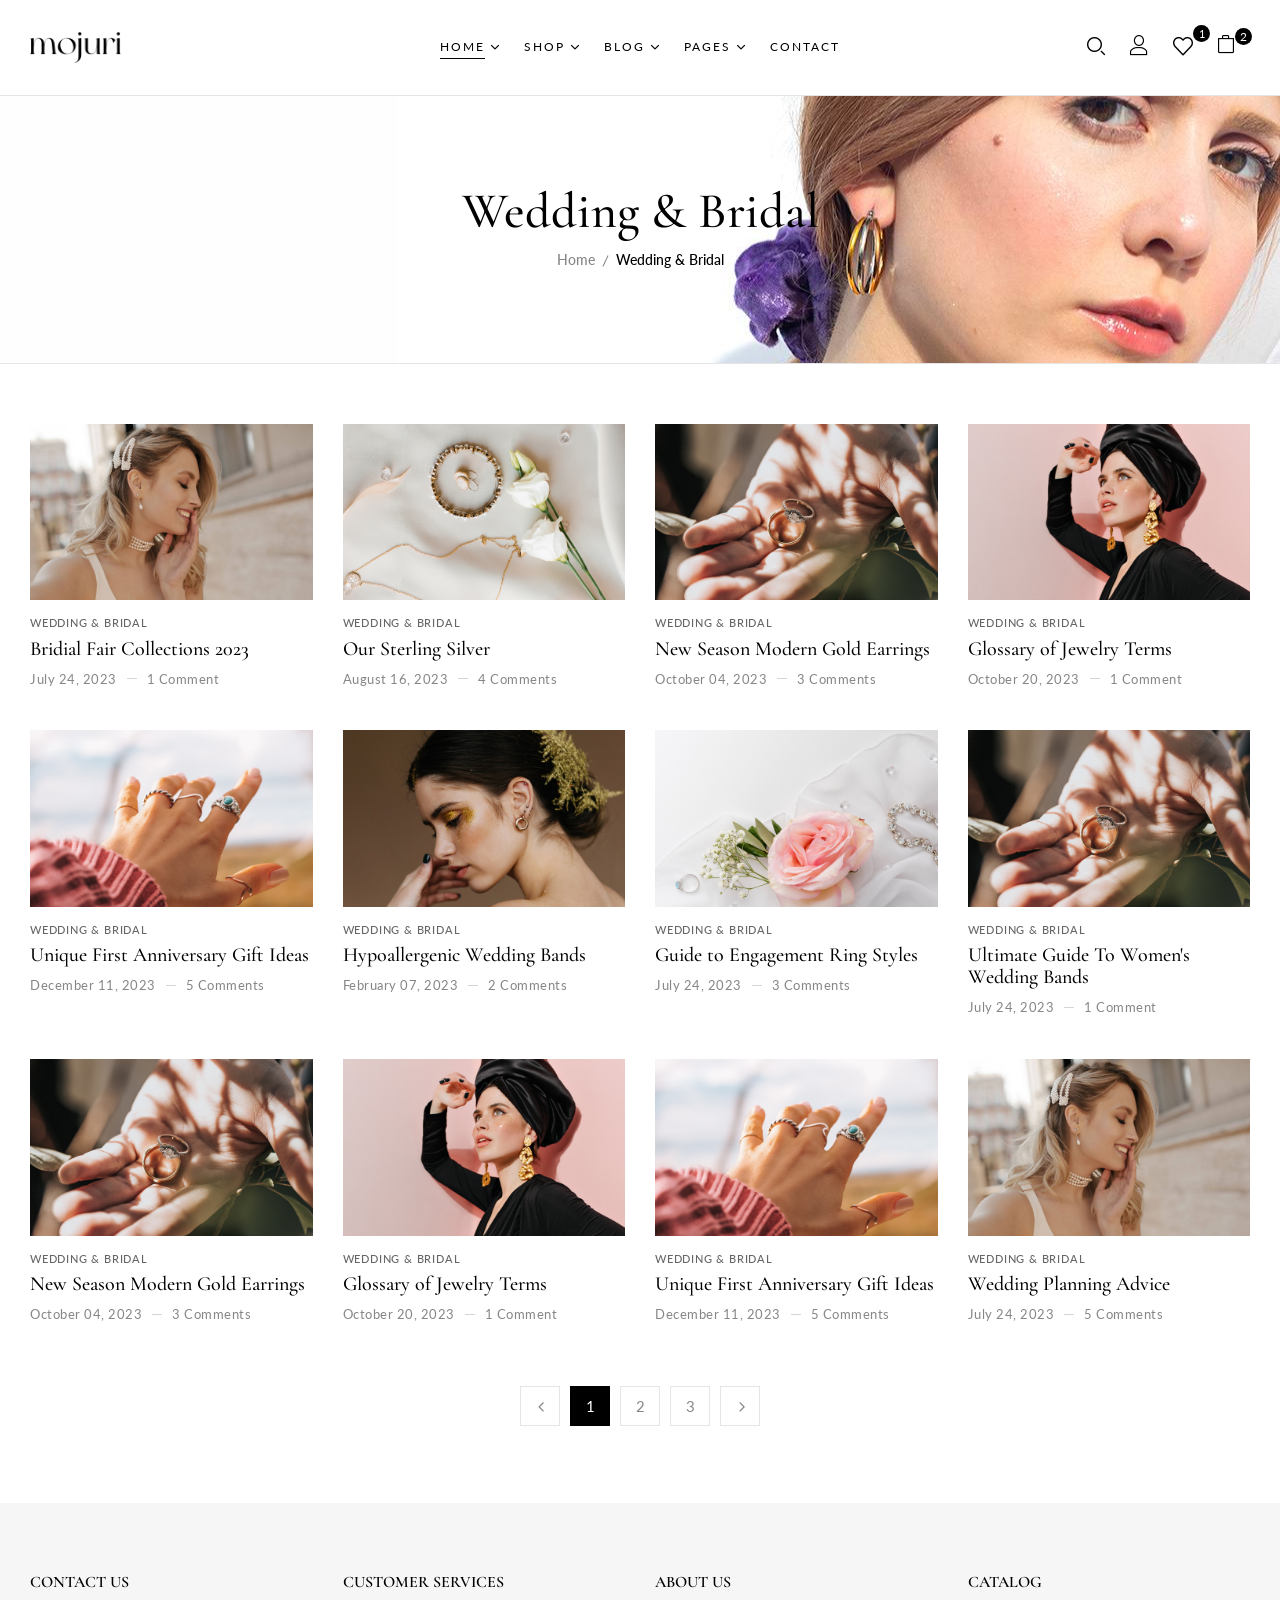
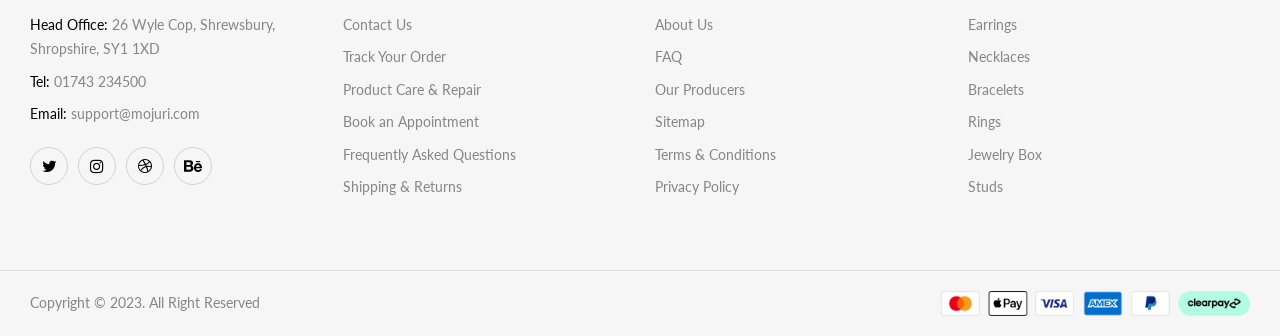
<file: blog-grid-fullwidth.html>
<!DOCTYPE html>
<html lang="en">
	<head>
		<!-- Meta Data -->
		<meta charset="UTF-8">
		<meta http-equiv="X-UA-Compatible" content="IE=edge">
		<meta name="viewport" content="width=device-width, initial-scale=1">
		<title>Blog Grid - No Sidebar | Mojuri</title>
		
		<!-- Favicon -->
		<link rel="shortcut icon" type="image/x-icon" href="media/favicon.png">
		
		<!-- Dependency Styles -->
		<link rel="stylesheet" href="libs/bootstrap/css/bootstrap.min.css" type="text/css">
		<link rel="stylesheet" href="libs/feather-font/css/iconfont.css" type="text/css">
		<link rel="stylesheet" href="libs/icomoon-font/css/icomoon.css" type="text/css">
		<link rel="stylesheet" href="libs/font-awesome/css/font-awesome.css" type="text/css">
		<link rel="stylesheet" href="libs/wpbingofont/css/wpbingofont.css" type="text/css">
		<link rel="stylesheet" href="libs/elegant-icons/css/elegant.css" type="text/css">
		<link rel="stylesheet" href="libs/slick/css/slick.css" type="text/css">
		<link rel="stylesheet" href="libs/slick/css/slick-theme.css" type="text/css">
		<link rel="stylesheet" href="libs/mmenu/css/mmenu.min.css" type="text/css">
		<link rel="stylesheet" href="libs/slider/css/jslider.css">

		<!-- Site Stylesheet -->
		<link rel="stylesheet" href="assets/css/app.css" type="text/css">
		<link rel="stylesheet" href="assets/css/responsive.css" type="text/css">
		
		<!-- Google Web Fonts -->
		<link href="https://fonts.googleapis.com/css2?family=Cormorant+Garamond:ital,wght@0,300;0,400;0,500;0,600;0,700;1,300;1,400;1,500;1,600;1,700&display=swap" rel="stylesheet">
		<link href="https://fonts.googleapis.com/css2?family=Lato:ital,wght@0,100;0,300;0,400;0,700;0,900;1,100;1,300;1,400;1,700;1,900&display=swap" rel="stylesheet">
	</head>
	
	<body class="blog">
		<div id="page" class="hfeed page-wrapper">
			<header id="site-header" class="site-header header-v1">
				<div class="header-mobile">
					<div class="section-padding">
						<div class="section-container">
							<div class="row">
								<div class="col-xl-4 col-lg-4 col-md-4 col-sm-3 col-3 header-left">
									<div class="navbar-header">
										<button type="button" id="show-megamenu" class="navbar-toggle"></button>
									</div>
								</div>
								<div class="col-xl-4 col-lg-4 col-md-4 col-sm-6 col-6 header-center">
									<div class="site-logo">
										<a href="index.html">
											<img width="400" height="79" src="media/logo-white.png" alt="Mojuri – Jewelry Store HTML Template" />
										</a>
									</div>
								</div>
								<div class="col-xl-4 col-lg-4 col-md-4 col-sm-3 col-3 header-right">
									<div class="mojuri-topcart dropdown">
										<div class="dropdown mini-cart top-cart">
											<div class="remove-cart-shadow"></div>
											<a class="dropdown-toggle cart-icon" href="#" role="button" data-toggle="dropdown" aria-haspopup="true" aria-expanded="false">
												<div class="icons-cart"><i class="icon-large-paper-bag"></i><span class="cart-count">2</span></div>
											</a>
											<div class="dropdown-menu cart-popup">
												<div class="cart-empty-wrap">
													<ul class="cart-list">
														<li class="empty">
															<span>No products in the cart.</span>
															<a class="go-shop" href="shop-grid-left.html">GO TO SHOP<i aria-hidden="true" class="arrow_right"></i></a>
														</li>
													</ul>
												</div>
												<div class="cart-list-wrap">
													<ul class="cart-list ">
														<li class="mini-cart-item">
															<a href="#" class="remove" title="Remove this item"><i class="icon_close"></i></a>
															<a href="shop-details.html" class="product-image"><img width="600" height="600" src="media/product/3.jpg" alt=""></a>
															<a href="shop-details.html" class="product-name">Twin Hoops</a>		
															<div class="quantity">Qty: 1</div>
															<div class="price">$150.00</div>
														</li>
														<li class="mini-cart-item">
															<a href="#" class="remove" title="Remove this item"><i class="icon_close"></i></a>													
															<a href="shop-details.html" class="product-image"><img width="600" height="600" src="media/product/1.jpg" alt=""></a>
															<a href="shop-details.html" class="product-name">Medium Flat Hoops</a>
															<div class="quantity">Qty: 1</div>
															<div class="price">$100.00</div>						
														</li>
													</ul>
													<div class="total-cart">
														<div class="title-total">Total: </div>
														<div class="total-price"><span>$250.00</span></div>
													</div>
													<div class="free-ship">
														<div class="title-ship">Buy <strong>$400</strong> more to enjoy <strong>FREE Shipping</strong></div>
														<div class="total-percent"><div class="percent" style="width:20%"></div></div>
													</div>
													<div class="buttons">
														<a href="shop-cart.html" class="button btn view-cart btn-primary">View cart</a>
														<a href="shop-checkout.html" class="button btn checkout btn-default">Check out</a>
													</div>
												</div>
											</div>
										</div>
									</div>
								</div>
							</div>
						</div>
					</div>

					<div class="header-mobile-fixed">
						<!-- Shop -->
						<div class="shop-page">
							<a href="shop-grid-left.html"><i class="wpb-icon-shop"></i></a>
						</div>

						<!-- Login -->
						<div class="my-account">
							<div class="login-header">
								<a href="page-my-account.html"><i class="wpb-icon-user"></i></a>
							</div>
						</div>

						<!-- Search -->
						<div class="search-box">
							<div class="search-toggle"><i class="wpb-icon-magnifying-glass"></i></div>
						</div>

						<!-- Wishlist -->
						<div class="wishlist-box">
							<a href="shop-wishlist.html"><i class="wpb-icon-heart"></i></a>
						</div>
					</div>
				</div>

				<div class="header-desktop">
					<div class="header-wrapper">
						<div class="section-padding">
							<div class="section-container large p-l-r">
								<div class="row">
									<div class="col-xl-3 col-lg-3 col-md-12 col-sm-12 col-12 header-left">
										<div class="site-logo">
											<a href="index.html">
												<img width="400" height="140" src="media/logo.png" alt="Mojuri – Jewelry Store HTML Template" />
											</a>
										</div>
									</div>

									<div class="col-xl-6 col-lg-6 col-md-12 col-sm-12 col-12 text-center header-center">
										<div class="site-navigation">
											<nav id="main-navigation">
												<ul id="menu-main-menu" class="menu">
													<li class="level-0 menu-item menu-item-has-children current-menu-item">
														<a href="index.html"><span class="menu-item-text">Home</span></a>
														<ul class="sub-menu">
															<li>
																<a href="index.html"><span class="menu-item-text">Home Clean</span></a>
															</li>
															<li>
																<a href="index2.html"><span class="menu-item-text">Home Collection</span></a>
															</li>
															<li>
																<a href="index3.html"><span class="menu-item-text">Home Minimal</span></a>
															</li>
															<li>
																<a href="index4.html"><span class="menu-item-text">Home Modern</span></a>
															</li>
															<li>
																<a href="index5.html"><span class="menu-item-text">Home Parallax</span></a>
															</li>
															<li>
																<a href="index6.html"><span class="menu-item-text">Home Strong</span></a>
															</li>
															<li>
																<a href="index7.html"><span class="menu-item-text">Home Style</span></a>
															</li>
															<li>
																<a href="index8.html"><span class="menu-item-text">Home Unique</span></a>
															</li>
														</ul>
													</li>
													<li class="level-0 menu-item menu-item-has-children">
														<a href="shop-grid-left.html"><span class="menu-item-text">Shop</span></a>
														<ul class="sub-menu">
															<li class="level-1 menu-item menu-item-has-children">
																<a href="shop-grid-left.html"><span class="menu-item-text">Shop - Products</span></a>
																<ul class="sub-menu">
																	<li>
																		<a href="shop-grid-left.html"><span class="menu-item-text">Shop Grid - Left Sidebar</span></a>
																	</li>
																	<li>
																		<a href="shop-list-left.html"><span class="menu-item-text">Shop List - Left Sidebar</span></a>
																	</li>
																	<li>
																		<a href="shop-grid-right.html"><span class="menu-item-text">Shop Grid - Right Sidebar</span></a>
																	</li>
																	<li>
																		<a href="shop-list-right.html"><span class="menu-item-text">Shop List - Right Sidebar</span></a>
																	</li>
																	<li>
																		<a href="shop-grid-fullwidth.html"><span class="menu-item-text">Shop Grid - No Sidebar</span></a>
																	</li>
																</ul>
															</li>
															<li>
																<a href="shop-details.html"><span class="menu-item-text">Shop Details</span></a>
															</li>
															<li>
																<a href="shop-cart.html"><span class="menu-item-text">Shop - Cart</span></a>
															</li>
															<li>
																<a href="shop-checkout.html"><span class="menu-item-text">Shop - Checkout</span></a>
															</li>
															<li>
																<a href="shop-wishlist.html"><span class="menu-item-text">Shop - Wishlist</span></a>
															</li>
														</ul>
													</li>
													<li class="level-0 menu-item menu-item-has-children mega-menu mega-menu-fullwidth align-center">
														<a href="blog-grid-left.html"><span class="menu-item-text">Blog</span></a>
														<div class="sub-menu">
															<div class="row">
																<div class="col-md-5">
																	<div class="menu-section">
																		<h2 class="sub-menu-title">Blog Category</h2>
																		<ul class="menu-list">
																			<li>
																				<a href="blog-grid-left.html"><span class="menu-item-text">Blog Grid - Left Sidebar</span></a>
																			</li>
																			<li>
																				<a href="blog-grid-right.html"><span class="menu-item-text">Blog Grid - Right Sidebar</span></a>
																			</li>
																			<li>
																				<a href="blog-list-left.html"><span class="menu-item-text">Blog List - Left Sidebar</span></a>
																			</li>
																			<li>
																				<a href="blog-list-right.html"><span class="menu-item-text">Blog List - Right Sidebar</span></a>
																			</li>
																			<li>
																				<a href="blog-grid-fullwidth.html"><span class="menu-item-text">Blog Grid - No Sidebar</span></a>
																			</li>
																		</ul>
																	</div>

																	<div class="menu-section">
																		<h2 class="sub-menu-title">Blog Details</h2>
																		<ul class="menu-list">
																			<li>
																				<a href="blog-details-left.html"><span class="menu-item-text">Blog Details - Left Sidebar</span></a>
																			</li>
																			<li>
																				<a href="blog-details-right.html"><span class="menu-item-text">Blog Details - Right Sidebar</span></a>
																			</li>
																			<li>
																				<a href="blog-details-fullwidth.html"><span class="menu-item-text">Blog Details - No Sidebar</span></a>
																			</li>
																		</ul>
																	</div>
																</div>
																<div class="col-md-7">
																	<div class="menu-section">
																		<h2 class="sub-menu-title">Recent Posts</h2>
																		<div class="block block-posts recent-posts p-t-5">
																			<ul class="posts-list">
																				<li class="post-item">
																					<a href="blog-details-right.html" class="post-image">
																						<img src="media/blog/1.jpg">
																					</a>
																					<div class="post-content">
																						<h2 class="post-title">
																							<a href="blog-details-right.html">
																								Bridial Fair Collections 2023
																							</a>
																						</h2>
																						<div class="post-time">
																							<span class="post-date">May 30, 2022</span>
																							<span class="post-comment">4 Comments</span>
																						</div>
																					</div>
																				</li>
																				<li class="post-item">
																					<a href="blog-details-right.html" class="post-image">
																						<img src="media/blog/2.jpg">
																					</a>
																					<div class="post-content">
																						<h2 class="post-title">
																							<a href="blog-details-right.html">
																								Our Sterling Silver
																							</a>
																						</h2>
																						<div class="post-time">
																							<span class="post-date">Aug 24, 2022</span>
																							<span class="post-comment">2 Comments</span>
																						</div>
																					</div>
																				</li>
																				<li class="post-item">
																					<a href="blog-details-right.html" class="post-image">
																						<img src="media/blog/3.jpg">
																					</a>
																					<div class="post-content">
																						<h2 class="post-title">
																							<a href="blog-details-right.html">
																								Kitchen Inspired On Japanese
																							</a>
																						</h2>
																						<div class="post-time">
																							<span class="post-date">Dec 06, 2022</span>
																							<span class="post-comment">1 Comment</span>
																						</div>
																					</div>
																				</li>
																			</ul>
																		</div>
																	</div>
																</div>
															</div>
														</div>
													</li>
													<li class="level-0 menu-item menu-item-has-children">
														<a href="#"><span class="menu-item-text">Pages</span></a>
														<ul class="sub-menu">
															<li>
																<a href="page-login.html"><span class="menu-item-text">Login / Register</span></a>
															</li>
															<li>
																<a href="page-forgot-password.html"><span class="menu-item-text">Forgot Password</span></a>
															</li>
															<li>
																<a href="page-my-account.html"><span class="menu-item-text">My Account</span></a>
															</li>
															<li>
																<a href="page-about.html"><span class="menu-item-text">About Us</span></a>
															</li>
															<li>
																<a href="page-contact.html"><span class="menu-item-text">Contact</span></a>
															</li>
															<li>
																<a href="page-faq.html"><span class="menu-item-text">FAQ</span></a>
															</li>
															<li>
																<a href="page-404.html"><span class="menu-item-text">Page 404</span></a>
															</li>
														</ul>
													</li>
													<li class="level-0 menu-item">
														<a href="page-contact.html"><span class="menu-item-text">Contact</span></a>
													</li>
												</ul>
											</nav>
										</div>
									</div>

									<div class="col-xl-3 col-lg-3 col-md-12 col-sm-12 col-12 header-right">
										<div class="header-page-link">
											<!-- Search -->
											<div class="search-box">
												<div class="search-toggle"><i class="icon-search"></i></div>
											</div>

											<!-- Login -->
											<div class="login-header icon">
												<a class="active-login" href="#"><i class="icon-user"></i></a>
												<div class="form-login-register">
													<div class="box-form-login">
														<div class="active-login"></div>
														<div class="box-content">
															<div class="form-login active">
																<form id="login_ajax" method="post" class="login">
																	<h2>Sign in</h2>
																	<p class="status"></p>
																	<div class="content">
																		<div class="username">
																			<input type="text" required="required" class="input-text" name="username" id="username" placeholder="Your name"/>
																		</div>
																		<div class="password">
																			<input class="input-text" required="required" type="password" name="password" id="password" placeholder="Password"/>
																		</div>
																		<div class="rememberme-lost">
																			<div class="rememberme">
																				<input name="rememberme" type="checkbox" id="rememberme" value="forever"/>
																				<label for="rememberme" class="inline">Remember me</label>
																			</div>
																			<div class="lost_password">
																				<a href="forgot-password.html">Lost your password?</a>
																			</div>
																		</div>
																		<div class="button-login">
																			<input type="submit" class="button" name="login" value="Login"/>
																		</div>
																		<div class="button-next-reregister">Create An Account</div>
																	</div>						
																</form>
															</div>
															<div class="form-register">
																<form method="post" class="register">
																	<h2>REGISTER</h2>
																	<div class="content">
																		<div class="email">
																			<input type="email" class="input-text" placeholder="Email" name="email" id="reg_email" value=""/>
																		</div>
																		<div class="password">
																			<input type="password" class="input-text" placeholder="Password" name="password" id="reg_password"/>
																		</div>															
																		<div class="button-register">
																			<input type="submit" class="button" name="register" value="Register"/>
																		</div>
																		<div class="button-next-login">Already has an account</div>
																	</div>
																</form>
															</div>
														</div>
													</div>
												</div>
											</div>

											<!-- Wishlist -->
											<div class="wishlist-box">
												<a href="shop-wishlist.html"><i class="icon-heart"></i></a>
												<span class="count-wishlist">1</span>
											</div>
											
											<!-- Cart -->
											<div class="mojuri-topcart dropdown light">
												<div class="dropdown mini-cart top-cart">
													<div class="remove-cart-shadow"></div>
													<a class="dropdown-toggle cart-icon" href="#" role="button" data-toggle="dropdown" aria-haspopup="true" aria-expanded="false">
														<div class="icons-cart"><i class="icon-large-paper-bag"></i><span class="cart-count">2</span></div>
													</a>
													<div class="dropdown-menu cart-popup">
														<div class="cart-empty-wrap">
															<ul class="cart-list">
																<li class="empty">
																	<span>No products in the cart.</span>
																	<a class="go-shop" href="shop-grid-left.html">GO TO SHOP<i aria-hidden="true" class="arrow_right"></i></a>
																</li>
															</ul>
														</div>
														<div class="cart-list-wrap">
															<ul class="cart-list ">
																<li class="mini-cart-item">
																	<a href="#" class="remove" title="Remove this item"><i class="icon_close"></i></a>
																	<a href="shop-details.html" class="product-image"><img width="600" height="600" src="media/product/3.jpg" alt=""></a>
																	<a href="shop-details.html" class="product-name">Twin Hoops</a>		
																	<div class="quantity">Qty: 1</div>
																	<div class="price">$150.00</div>
																</li>
																<li class="mini-cart-item">
																	<a href="#" class="remove" title="Remove this item"><i class="icon_close"></i></a>													
																	<a href="shop-details.html" class="product-image"><img width="600" height="600" src="media/product/1.jpg" alt=""></a>
																	<a href="shop-details.html" class="product-name">Medium Flat Hoops</a>
																	<div class="quantity">Qty: 1</div>
																	<div class="price">$100.00</div>						
																</li>
															</ul>
															<div class="total-cart">
																<div class="title-total">Total: </div>
																<div class="total-price"><span>$250.00</span></div>
															</div>
															<div class="free-ship">
																<div class="title-ship">Buy <strong>$400</strong> more to enjoy <strong>FREE Shipping</strong></div>
																<div class="total-percent"><div class="percent" style="width:20%"></div></div>
															</div>
															<div class="buttons">
																<a href="shop-cart.html" class="button btn view-cart btn-primary">View cart</a>
																<a href="shop-checkout.html" class="button btn checkout btn-default">Check out</a>
															</div>
														</div>
													</div>
												</div>
											</div>
										</div>
									</div>
								</div>
							</div>
						</div>
					</div>
				</div>
			</header>

			<div id="site-main" class="site-main">
				<div id="main-content" class="main-content">
					<div id="primary" class="content-area">
						<div id="title" class="page-title">
							<div class="section-container">
								<div class="content-title-heading">
									<h1 class="text-title-heading">
										Wedding & Bridal
									</h1>
								</div>
								<div class="breadcrumbs">
									<a href="index.html">Home</a><span class="delimiter"></span>Wedding & Bridal
								</div>
							</div>
						</div>

						<div id="content" class="site-content" role="main">
							<div class="section-padding">
								<div class="section-container p-l-r">
									<div class="posts-list grid">
										<div class="row">
											<div class="col-xl-3 col-lg-4 col-md-4 col-sm-6">
												<div class="post-entry clearfix post-wapper">
													<div class="post-image">
														<a href="blog-details-right.html">
															<img src="media/blog/1.jpg" alt="">
														</a>
													</div>
													<div class="post-content">
														<div class="post-categories">
															<a href="blog-grid-right.html">Wedding & Bridal</a>
														</div>
														<h2 class="post-title">
															<a href="blog-details-right.html">Bridial Fair Collections 2023</a>
														</h2>
														<div class="post-meta">
															<span class="post-time">July 24, 2023</span>
															<span class="post-comment">1 Comment</span>															
														</div>
													</div>
												</div>
											</div>
											<div class="col-xl-3 col-lg-4 col-md-4 col-sm-6">
												<div class="post-entry clearfix post-wapper">
													<div class="post-image">
														<a href="blog-details-right.html">
															<img src="media/blog/2.jpg" alt="">
														</a>
													</div>
													<div class="post-content">
														<div class="post-categories">
															<a href="blog-grid-right.html">Wedding & Bridal</a>
														</div>
														<h2 class="post-title">
															<a href="blog-details-right.html">Our Sterling Silver</a>
														</h2>
														<div class="post-meta">
															<span class="post-time">August 16, 2023</span>
															<span class="post-comment">4 Comments</span>														
														</div>
													</div>
												</div>
											</div>
											<div class="col-xl-3 col-lg-4 col-md-4 col-sm-6">
												<div class="post-entry clearfix post-wapper">
													<div class="post-image">
														<a href="blog-details-right.html">
															<img src="media/blog/3.jpg" alt="">
														</a>
													</div>
													<div class="post-content">
														<div class="post-categories">
															<a href="blog-grid-right.html">Wedding & Bridal</a>
														</div>
														<h2 class="post-title">
															<a href="blog-details-right.html">New Season Modern Gold Earrings</a>
														</h2>
														<div class="post-meta">
															<span class="post-time">October 04, 2023</span>
															<span class="post-comment">3 Comments</span>															
														</div>
													</div>
												</div>
											</div>
											<div class="col-xl-3 col-lg-4 col-md-4 col-sm-6">
												<div class="post-entry clearfix post-wapper">
													<div class="post-image">
														<a href="blog-details-right.html">
															<img src="media/blog/4.jpg" alt="">
														</a>
													</div>
													<div class="post-content">
														<div class="post-categories">
															<a href="blog-grid-right.html">Wedding & Bridal</a>
														</div>
														<h2 class="post-title">
															<a href="blog-details-right.html">Glossary of Jewelry Terms</a>
														</h2>
														<div class="post-meta">
															<span class="post-time">October 20, 2023</span>
															<span class="post-comment">1 Comment</span>															
														</div>
													</div>
												</div>
											</div>
											<div class="col-xl-3 col-lg-4 col-md-4 col-sm-6">
												<div class="post-entry clearfix post-wapper">
													<div class="post-image">
														<a href="blog-details-right.html">
															<img src="media/blog/5.jpg" alt="">
														</a>
													</div>
													<div class="post-content">
														<div class="post-categories">
															<a href="blog-grid-right.html">Wedding & Bridal</a>
														</div>
														<h2 class="post-title">
															<a href="blog-details-right.html">Unique First Anniversary Gift Ideas</a>
														</h2>
														<div class="post-meta">
															<span class="post-time">December 11, 2023</span>
															<span class="post-comment">5 Comments</span>															
														</div>
													</div>
												</div>
											</div>
											<div class="col-xl-3 col-lg-4 col-md-4 col-sm-6">
												<div class="post-entry clearfix post-wapper">
													<div class="post-image">
														<a href="blog-details-right.html">
															<img src="media/blog/6.jpg" alt="">
														</a>
													</div>
													<div class="post-content">
														<div class="post-categories">
															<a href="blog-grid-right.html">Wedding & Bridal</a>
														</div>
														<h2 class="post-title">
															<a href="blog-details-right.html">Hypoallergenic Wedding Bands</a>
														</h2>
														<div class="post-meta">
															<span class="post-time">February 07, 2023</span>
															<span class="post-comment">2 Comments</span>															
														</div>
													</div>
												</div>
											</div>
											<div class="col-xl-3 col-lg-4 col-md-4 col-sm-6">
												<div class="post-entry clearfix post-wapper">
													<div class="post-image">
														<a href="blog-details-right.html">
															<img src="media/blog/7.jpg" alt="">
														</a>
													</div>
													<div class="post-content">
														<div class="post-categories">
															<a href="blog-grid-right.html">Wedding & Bridal</a>
														</div>
														<h2 class="post-title">
															<a href="blog-details-right.html">Guide to Engagement Ring Styles</a>
														</h2>
														<div class="post-meta">
															<span class="post-time">July 24, 2023</span>
															<span class="post-comment">3 Comments</span>															
														</div>
													</div>
												</div>
											</div>
											<div class="col-xl-3 col-lg-4 col-md-4 col-sm-6">
												<div class="post-entry clearfix post-wapper">
													<div class="post-image">
														<a href="blog-details-right.html">
															<img src="media/blog/3.jpg" alt="">
														</a>
													</div>
													<div class="post-content">
														<div class="post-categories">
															<a href="blog-grid-right.html">Wedding & Bridal</a>
														</div>
														<h2 class="post-title">
															<a href="blog-details-right.html">Ultimate Guide To Women's Wedding Bands</a>
														</h2>
														<div class="post-meta">
															<span class="post-time">July 24, 2023</span>
															<span class="post-comment">1 Comment</span>															
														</div>
													</div>
												</div>
											</div>
											<div class="col-xl-3 col-lg-4 col-md-4 col-sm-6">
												<div class="post-entry clearfix post-wapper">
													<div class="post-image">
														<a href="blog-details-right.html">
															<img src="media/blog/3.jpg" alt="">
														</a>
													</div>
													<div class="post-content">
														<div class="post-categories">
															<a href="blog-grid-right.html">Wedding & Bridal</a>
														</div>
														<h2 class="post-title">
															<a href="blog-details-right.html">New Season Modern Gold Earrings</a>
														</h2>
														<div class="post-meta">
															<span class="post-time">October 04, 2023</span>
															<span class="post-comment">3 Comments</span>															
														</div>
													</div>
												</div>
											</div>
											<div class="col-xl-3 col-lg-4 col-md-4 col-sm-6">
												<div class="post-entry clearfix post-wapper">
													<div class="post-image">
														<a href="blog-details-right.html">
															<img src="media/blog/4.jpg" alt="">
														</a>
													</div>
													<div class="post-content">
														<div class="post-categories">
															<a href="blog-grid-right.html">Wedding & Bridal</a>
														</div>
														<h2 class="post-title">
															<a href="blog-details-right.html">Glossary of Jewelry Terms</a>
														</h2>
														<div class="post-meta">
															<span class="post-time">October 20, 2023</span>
															<span class="post-comment">1 Comment</span>															
														</div>
													</div>
												</div>
											</div>
											<div class="col-xl-3 col-lg-4 col-md-4 col-sm-6">
												<div class="post-entry clearfix post-wapper">
													<div class="post-image">
														<a href="blog-details-right.html">
															<img src="media/blog/5.jpg" alt="">
														</a>
													</div>
													<div class="post-content">
														<div class="post-categories">
															<a href="blog-grid-right.html">Wedding & Bridal</a>
														</div>
														<h2 class="post-title">
															<a href="blog-details-right.html">Unique First Anniversary Gift Ideas</a>
														</h2>
														<div class="post-meta">
															<span class="post-time">December 11, 2023</span>
															<span class="post-comment">5 Comments</span>															
														</div>
													</div>
												</div>
											</div>
											<div class="col-xl-3 col-lg-4 col-md-4 col-sm-6">
												<div class="post-entry clearfix post-wapper">
													<div class="post-image">
														<a href="blog-details-right.html">
															<img src="media/blog/1.jpg" alt="">
														</a>
													</div>
													<div class="post-content">
														<div class="post-categories">
															<a href="blog-grid-right.html">Wedding & Bridal</a>
														</div>
														<h2 class="post-title">
															<a href="blog-details-right.html">Wedding Planning Advice</a>
														</h2>
														<div class="post-meta">
															<span class="post-time">July 24, 2023</span>
															<span class="post-comment">5 Comments</span>															
														</div>
													</div>
												</div>
											</div>
										</div>
									</div>

									<nav class="pagination">
										<ul class="page-numbers">
											<li><a class="prev page-numbers" href="#">Previous</a></li>
											<li><span aria-current="page" class="page-numbers current">1</span></li>
											<li><a class="page-numbers" href="#">2</a></li>
											<li><a class="page-numbers" href="#">3</a></li>
											<li><a class="next page-numbers" href="#">Next</a></li>
										</ul>
									</nav>
								</div>
							</div>
						</div><!-- #content -->
					</div><!-- #primary -->
				</div><!-- #main-content -->
			</div>

			<footer id="site-footer" class="site-footer background four-columns">
				<div class="footer">
					<div class="section-padding">
						<div class="section-container">
							<div class="block-widget-wrap">
								<div class="row">
									<div class="col-lg-3 col-md-6 column-1">
										<div class="block block-menu m-b-20">
											<h2 class="block-title">Contact Us</h2>
											<div class="block-content">
												<ul>
													<li>
														<span>Head Office:</span> 26 Wyle Cop, Shrewsbury, Shropshire, SY1 1XD
													</li>
													<li>
														<span>Tel:</span> 01743 234500
													</li>
													<li>
														<span>Email:</span> <a href="mailto:support@mojuri.com">support@mojuri.com</a>
													</li>
												</ul>
											</div>
										</div>

										<div class="block block-social">
											<ul class="social-link">
												<li><a href="#"><i class="fa fa-twitter"></i></a></li>
												<li><a href="#"><i class="fa fa-instagram"></i></a></li>
												<li><a href="#"><i class="fa fa-dribbble"></i></a></li>
												<li><a href="#"><i class="fa fa-behance"></i></a></li>
											</ul>
										</div>
									</div>
									<div class="col-lg-3 col-md-6 column-2">
										<div class="block block-menu">
											<h2 class="block-title">Customer Services</h2>
											<div class="block-content">
												<ul>
													<li>
														<a href="shop-grid-left.html">Contact Us</a>
													</li>
													<li>
														<a href="shop-grid-left.html">Track Your Order</a>
													</li>
													<li>
														<a href="shop-grid-left.html">Product Care & Repair</a>
													</li>
													<li>
														<a href="shop-grid-left.html">Book an Appointment</a>
													</li>
													<li>
														<a href="shop-grid-left.html">Frequently Asked Questions</a>
													</li>
													<li>
														<a href="shop-grid-left.html">Shipping & Returns</a>
													</li>
												</ul>
											</div>
										</div>
									</div>
									<div class="col-lg-3 col-md-6 column-3">
										<div class="block block-menu">
											<h2 class="block-title">About Us</h2>
											<div class="block-content">
												<ul>
													<li>
														<a href="#">About Us</a>
													</li>
													<li>
														<a href="#">FAQ</a>
													</li>
													<li>
														<a href="#">Our Producers</a>
													</li>
													<li>
														<a href="#">Sitemap</a>
													</li>
													<li>
														<a href="#">Terms & Conditions</a>
													</li>
													<li>
														<a href="#">Privacy Policy</a>
													</li>
												</ul>
											</div>
										</div>
									</div>
									<div class="col-lg-3 col-md-6 column-4">
										<div class="block block-menu">
											<h2 class="block-title">Catalog</h2>
											<div class="block-content">
												<ul>
													<li>
														<a href="shop-grid-left.html">Earrings</a>
													</li>
													<li>
														<a href="shop-grid-left.html">Necklaces</a>
													</li>
													<li>
														<a href="shop-grid-left.html">Bracelets</a>
													</li>
													<li>
														<a href="shop-grid-left.html">Rings</a>
													</li>
													<li>
														<a href="shop-grid-left.html">Jewelry Box</a>
													</li>
													<li>
														<a href="shop-grid-left.html">Studs</a>
													</li>
												</ul>
											</div>
										</div>
									</div>
								</div>
							</div>
						</div>
					</div>
				</div>
				<div class="footer-bottom">
					<div class="section-padding">
						<div class="section-container">
							<div class="block-widget-wrap">
								<div class="row">
									<div class="col-md-6">
										<div class="footer-left">
											<p class="copyright">Copyright © 2023. All Right Reserved</p>
										</div>
									</div>
									<div class="col-md-6">
										<div class="footer-right">
											<div class="block block-image">
												<img width="309" height="32" src="media/payments.png" alt="">
											</div>
										</div>
									</div>
								</div>
							</div>
						</div>
					</div>
				</div>
			</footer>
		</div>

		<!-- Back Top button -->
		<div class="back-top button-show">
			<i class="arrow_carrot-up"></i>
		</div>

		<!-- Search -->
		<div class="search-overlay">
			<div class="close-search"></div>
			<div class="wrapper-search">
				<form role="search" method="get" class="search-from ajax-search" action="">
					<a href="#" class="search-close"></a>
					<div class="search-box">
						<button id="searchsubmit" class="btn" type="submit">
							<i class="icon-search"></i>
						</button>
						<input type="text" autocomplete="off" value="" name="s" class="input-search s" placeholder="Search...">
						<div class="content-menu_search">
							<label>Suggested</label>
							<ul id="menu_search" class="menu">
								<li><a href="#">Earrings</a></li>
								<li><a href="#">Necklaces</a></li>
								<li><a href="#">Bracelets</a></li>
								<li><a href="#">Jewelry Box</a></li>
							</ul>			
						</div>
					</div>
				</form>	
			</div>	
		</div>

		<!-- Wishlist -->
		<div class="wishlist-popup">
			<div class="wishlist-popup-inner">
                <div class="wishlist-popup-content">
                    <div class="wishlist-popup-content-top">
                        <span class="wishlist-name">Wishlist</span>
						<span class="wishlist-count-wrapper"><span class="wishlist-count">2</span></span>                                
						<span class="wishlist-popup-close"></span>
                    </div>
                    <div class="wishlist-popup-content-mid">
						<table class="wishlist-items">                        
							<tbody>
								<tr class="wishlist-item">
									<td class="wishlist-item-remove"><span></span></td>
									<td class="wishlist-item-image">
                                    	<a href="shop-details.html">
											<img width="600" height="600" src="media/product/3.jpg" alt="">                                        
										</a>
		                       		</td>
			                        <td class="wishlist-item-info">
										<div class="wishlist-item-name">
											<a href="shop-details.html">Twin Hoops</a>
										</div>
										<div class="wishlist-item-price">
											<span>$150.00</span>
										</div>
										<div class="wishlist-item-time">June 4, 2022</div>                                
									</td>
			                        <td class="wishlist-item-actions">
			                            <div class="wishlist-item-stock">
											In stock 
										</div>
			                            <div class="wishlist-item-add">
											<div data-title="Add to cart">
												<a rel="nofollow" href="#">Add to cart</a>
											</div>
										</div>
	                                </td>
								</tr>
								<tr class="wishlist-item">
									<td class="wishlist-item-remove"><span></span></td>
									<td class="wishlist-item-image">
                                    	<a href="shop-details.html">
											<img width="600" height="600" src="media/product/4.jpg" alt="">                                        
										</a>
		                       		</td>
			                        <td class="wishlist-item-info">
										<div class="wishlist-item-name">
											<a href="shop-details.html">Yilver And Turquoise Earrings</a>
										</div>
										<div class="wishlist-item-price">
											<del aria-hidden="true"><span>$150.00</span></del> 
											<ins><span>$100.00</span></ins>
										</div>
										<div class="wishlist-item-time">June 4, 2022</div>                                
									</td>
			                        <td class="wishlist-item-actions">
			                            <div class="wishlist-item-stock">
											In stock 
										</div>
			                            <div class="wishlist-item-add">
											<div data-title="Add to cart">
												<a rel="nofollow" href="#">Add to cart</a>
											</div>
										</div>
	                                </td>
								</tr>
							</tbody>
						</table>
					</div>
                    <div class="wishlist-popup-content-bot">
                        <div class="wishlist-popup-content-bot-inner">
                            <a class="wishlist-page" href="shop-wishlist.html">
								Open wishlist page                                    
							</a>
                            <span class="wishlist-continue" data-url="">
                                Continue shopping                                        
                            </span>
                        </div>
                        <div class="wishlist-notice wishlist-notice-show">Added to the wishlist!</div>
                    </div>
                </div>
            </div>
		</div>

		<!-- Compare -->
		<div class="compare-popup">
		    <div class="compare-popup-inner">
		        <div class="compare-table">
		            <div class="compare-table-inner">
                    	<a href="#" id="compare-table-close" class="compare-table-close">
                    		<span class="compare-table-close-icon"></span>
                    	</a>
                    	<div class="compare-table-items">
                    		<table id="product-table" class="product-table">
                    			<thead>
                    				<tr>
                    					<th>
                    						<a href="#" class="compare-table-settings">Settings</a>
                    					</th>
                    					<th>
                    						<a href="shop-details.html">Twin Hoops</a> <span class="remove">remove</span>
                    					</th>
                    					<th>
                    						<a href="shop-details.html">Medium Flat Hoops</a> <span class="remove">remove</span>
                    					</th>
                    					<th>
                    						<a href="shop-details.html">Bold Pearl Hoop Earrings</a> <span class="remove">remove</span>
                    					</th>
                    				</tr>
                    			</thead>
                    			<tbody>
                    				<tr class="tr-image">
                    					<td class="td-label">Image</td>
                    					<td>
                    						<a href="shop-details.html">
                    							<img width="600" height="600" src="media/product/3.jpg" alt="">
                    						</a>
                    					</td>
                    					<td>
                    						<a href="shop-details.html">
                    							<img width="600" height="600" src="media/product/1.jpg" alt="">
                    						</a>
                    					</td>
                    					<td>
                    						<a href="shop-details.html">
                    							<img width="600" height="600" src="media/product/2.jpg" alt="">
                    						</a>
                    					</td>
                    				</tr>
                    				<tr class="tr-sku">
                    					<td class="td-label">SKU</td>
                    					<td>VN00189</td>
                    					<td></td>
                    					<td>D1116</td>
                    				</tr>
                    				<tr class="tr-rating">
                    					<td class="td-label">Rating</td>
                    					<td>
                    						<div class="star-rating">
                    							<span style="width:80%"></span>
                    						</div>
                    					</td>
                    					<td>
                    						<div class="star-rating">
                    							<span style="width:100%"></span>
                    						</div>
                    					</td>
                    					<td></td>
                    				</tr>
                    				<tr class="tr-price">
                    					<td class="td-label">Price</td>
                    					<td><span class="amount">$150.00</span></td>
                    					<td><del><span class="amount">$150.00</span></del> <ins><span class="amount">$100.00</span></ins></td>
                    					<td><span class="amount">$200.00</span></td>
                    				</tr>
                    				<tr class="tr-add-to-cart">
                    					<td class="td-label">Add to cart</td>
                    					<td>
                    						<div data-title="Add to cart">
                    							<a href="#" class="button">Add to cart</a>
                    						</div>
                    					</td>
                    					<td>
                    						<div data-title="Add to cart">
                    							<a href="#" class="button">Add to cart</a>
                    						</div>
                    					</td>
                    					<td>
                    						<div data-title="Add to cart">
                    							<a href="#" class="button">Add to cart</a>
                    						</div>
                    					</td>
                    				</tr>
                    				<tr class="tr-description">
                    					<td class="td-label">Description</td>
                    					<td>Phasellus sed volutpat orci. Fusce eget lore mauris vehicula elementum gravida nec dui. Aenean aliquam varius ipsum, non ultricies tellus sodales eu. Donec dignissim viverra nunc, ut aliquet magna posuere eget.</td>
                    					<td>Lorem ipsum dolor sit amet, consectetur adipiscing elit, sed do eiusmod tempor incididunt ut labore et dolore magna aliqua. Ut enim ad minim veniam, quis nostrud exercitation ullamco laboris nisi ut aliquip ex ea commodo consequat. Duis aute irure dolor in reprehenderit in voluptate velit esse cillum dolore eu fugiat nulla pariatur.</td>
                    					<td>The EcoSmart Fleece Hoodie full-zip hooded jacket provides medium weight fleece comfort all year around. Feel better in this sweatshirt because Hanes keeps plastic bottles of landfills by using recycled polyester.7.8 ounce fleece sweatshirt made with up to 5 percent polyester created from recycled plastic.</td>
                    				</tr>
                    				<tr class="tr-content">
                    					<td class="td-label">Content</td>
                    					<td>Lorem ipsum dolor sit amet, consectetur adipisicing elit, sed do eiusmod tempor incididunt ut labore et dolore magna aliqua. Ut enim ad minim veniam, quis nostrud exercitation ullamco laboris nisi ut aliquip ex ea commodo consequat. Duis aute irure dolor in reprehenderit in voluptate velit esse cillum dolore eu fugiat nulla pariatur. Excepteur sint occaecat cupidatat non proident, sunt in culpa qui officia deserunt mollit anim id est laborum. Sed ut perspiciatis unde omnis iste natus error sit voluptatem accusantium doloremque laudantium, totam rem aperiam, eaque ipsa quae ab illo inventore veritatis et quasi architecto beatae vitae dicta sunt explicabo. Nemo enim ipsam voluptatem quia voluptas sit aspernatur aut odit aut fugit, sed quia consequuntur magni dolores eos qui ratione voluptatem sequi nesciunt. Neque porro quisquam est, qui dolorem ipsum quia dolor sit amet, consectetur, adipisci velit, sed quia non numquam eius modi tempora incidunt ut labore et dolore magnam aliquam quaerat voluptatem.</td>
                    					<td>Lorem ipsum dolor sit amet, consectetur adipisicing elit, sed do eiusmod tempor incididunt ut labore et dolore magna aliqua. Ut enim ad minim veniam, quis nostrud exercitation ullamco laboris nisi ut aliquip ex ea commodo consequat. Duis aute irure dolor in reprehenderit in voluptate velit esse cillum dolore eu fugiat nulla pariatur. Excepteur sint occaecat cupidatat non proident, sunt in culpa qui officia deserunt mollit anim id est laborum. Sed ut perspiciatis unde omnis iste natus error sit voluptatem accusantium doloremque laudantium, totam rem aperiam, eaque ipsa quae ab illo inventore veritatis et quasi architecto beatae vitae dicta sunt explicabo. Nemo enim ipsam voluptatem quia voluptas sit aspernatur aut odit aut fugit, sed quia consequuntur magni dolores eos qui ratione voluptatem sequi nesciunt. Neque porro quisquam est, qui dolorem ipsum quia dolor sit amet, consectetur, adipisci velit, sed quia non numquam eius modi tempora incidunt ut labore et dolore magnam aliquam quaerat voluptatem.</td>
                    					<td>Lorem ipsum dolor sit amet, consectetur adipisicing elit, sed do eiusmod tempor incididunt ut labore et dolore magna aliqua. Ut enim ad minim veniam, quis nostrud exercitation ullamco laboris nisi ut aliquip ex ea commodo consequat. Duis aute irure dolor in reprehenderit in voluptate velit esse cillum dolore eu fugiat nulla pariatur. Excepteur sint occaecat cupidatat non proident, sunt in culpa qui officia deserunt mollit anim id est laborum. Sed ut perspiciatis unde omnis iste natus error sit voluptatem accusantium doloremque laudantium, totam rem aperiam, eaque ipsa quae ab illo inventore veritatis et quasi architecto beatae vitae dicta sunt explicabo. Nemo enim ipsam voluptatem quia voluptas sit aspernatur aut odit aut fugit, sed quia consequuntur magni dolores eos qui ratione voluptatem sequi nesciunt. Neque porro quisquam est, qui dolorem ipsum quia dolor sit amet, consectetur, adipisci velit, sed quia non numquam eius modi tempora incidunt ut labore et dolore magnam aliquam quaerat voluptatem.</td>
                    				</tr>
                    				<tr class="tr-dimensions">
                    					<td class="td-label">Dimensions</td>
                    					<td>N/A</td>
                    					<td>N/A</td>
                    					<td>N/A</td>
                    				</tr>
                    			</tbody>
                    		</table>
                    	</div>
		            </div>
		        </div>
		    </div>
		</div>

		<!-- Quickview -->
		<div class="quickview-popup">
			<div id="quickview-container"> 
				<div class="quickview-container"> 
					<a href="#" class="quickview-close"></a> 
					<div class="quickview-notices-wrapper"></div> 
					<div class="product single-product product-type-simple">
						<div class="product-detail">
							<div class="row"> 
								<div class="img-quickview"> 
									<div class="product-images-slider">
										<div id="quickview-slick-carousel"> 
											<div class="images"> 
												<div class="scroll-image">
													<div class="slick-wrap">
														<div class="slick-sliders image-additional" data-dots="true" data-columns4="1" data-columns3="1" data-columns2="1" data-columns1="1" data-columns="1" data-nav="true">
															<div class="img-thumbnail slick-slide"> 
																<a href="media/product/3.jpg" class="image-scroll" title="">
																	<img width="900" height="900" src="media/product/3.jpg" alt="">
																</a> 
															</div>
															<div class="img-thumbnail slick-slide"> 
																<a href="media/product/3-2.jpg" class="image-scroll" title="">
																	<img width="900" height="900" src="media/product/3-2.jpg" alt="">
																</a> 
															</div>
														</div>
													</div>
												</div> 
											</div> 
										</div> 
									</div> 
								</div> 
								<div class="quickview-single-info">
									<div class="product-content-detail entry-summary">
										<h1 class="product-title entry-title">Twin Hoops</h1>
										<div class="price-single">
											<div class="price">
												<del><span>$150.00</span></del>
												<span>$100.00</span>
											</div>
										</div>
										<div class="product-rating"> 
											<div class="star-rating" role="img" aria-label="Rated 4.00 out of 5">
												<span style="width:80%">Rated <strong class="rating">4.00</strong> out of 5 based on <span class="rating">1</span> customer rating</span>
											</div> 
											<a href="#" class="review-link">(<span class="count">1</span> customer review)</a> 
										</div>
										<div class="description"> 
											<p>Lorem ipsum dolor sit amet, consectetur adipiscing elit, sed do eiusmod tempor incididunt ut labore et dolore magna aliqua. Ut enim ad minim veniam, quis…</p> 
										</div>
										<form class="cart" method="post" enctype="multipart/form-data">
											<div class="quantity-button">
												<div class="quantity"> 
													<button type="button" class="plus">+</button> 
													<input type="number" class="input-text qty text" step="1" min="1" max="" name="quantity" value="1" title="Qty" size="4" placeholder="" inputmode="numeric" autocomplete="off"> 
													<button type="button" class="minus">-</button> 
												</div> 
												<button type="submit" class="single-add-to-cart-button button alt">Add to cart</button> 
											</div> 
											<button class="button quick-buy">Buy It Now</button>
										</form> 
									</div> 
								</div> 
							</div> 
						</div>
					</div> 
					<div class="clearfix"></div> 
				</div> 
			</div>
		</div>

		<!-- Page Loader -->
		<div class="page-preloader">
	    	<div class="loader">
	    		<div></div>
	    		<div></div>
	    	</div>
	    </div>

		<!-- Dependency Scripts -->
		<script src="libs/popper/js/popper.min.js"></script>
		<script src="libs/jquery/js/jquery.min.js"></script>
		<script src="libs/bootstrap/js/bootstrap.min.js"></script>
		<script src="libs/slick/js/slick.min.js"></script>
		<script src="libs/mmenu/js/jquery.mmenu.all.min.js"></script>
		<script src="libs/slider/js/tmpl.js"></script>
		<script src="libs/slider/js/jquery.dependClass-0.1.js"></script>
		<script src="libs/slider/js/draggable-0.1.js"></script>
		<script src="libs/slider/js/jquery.slider.js"></script>
		
		<!-- Site Scripts -->
		<script src="assets/js/app.js"></script>
	</body>
</html>
</file>
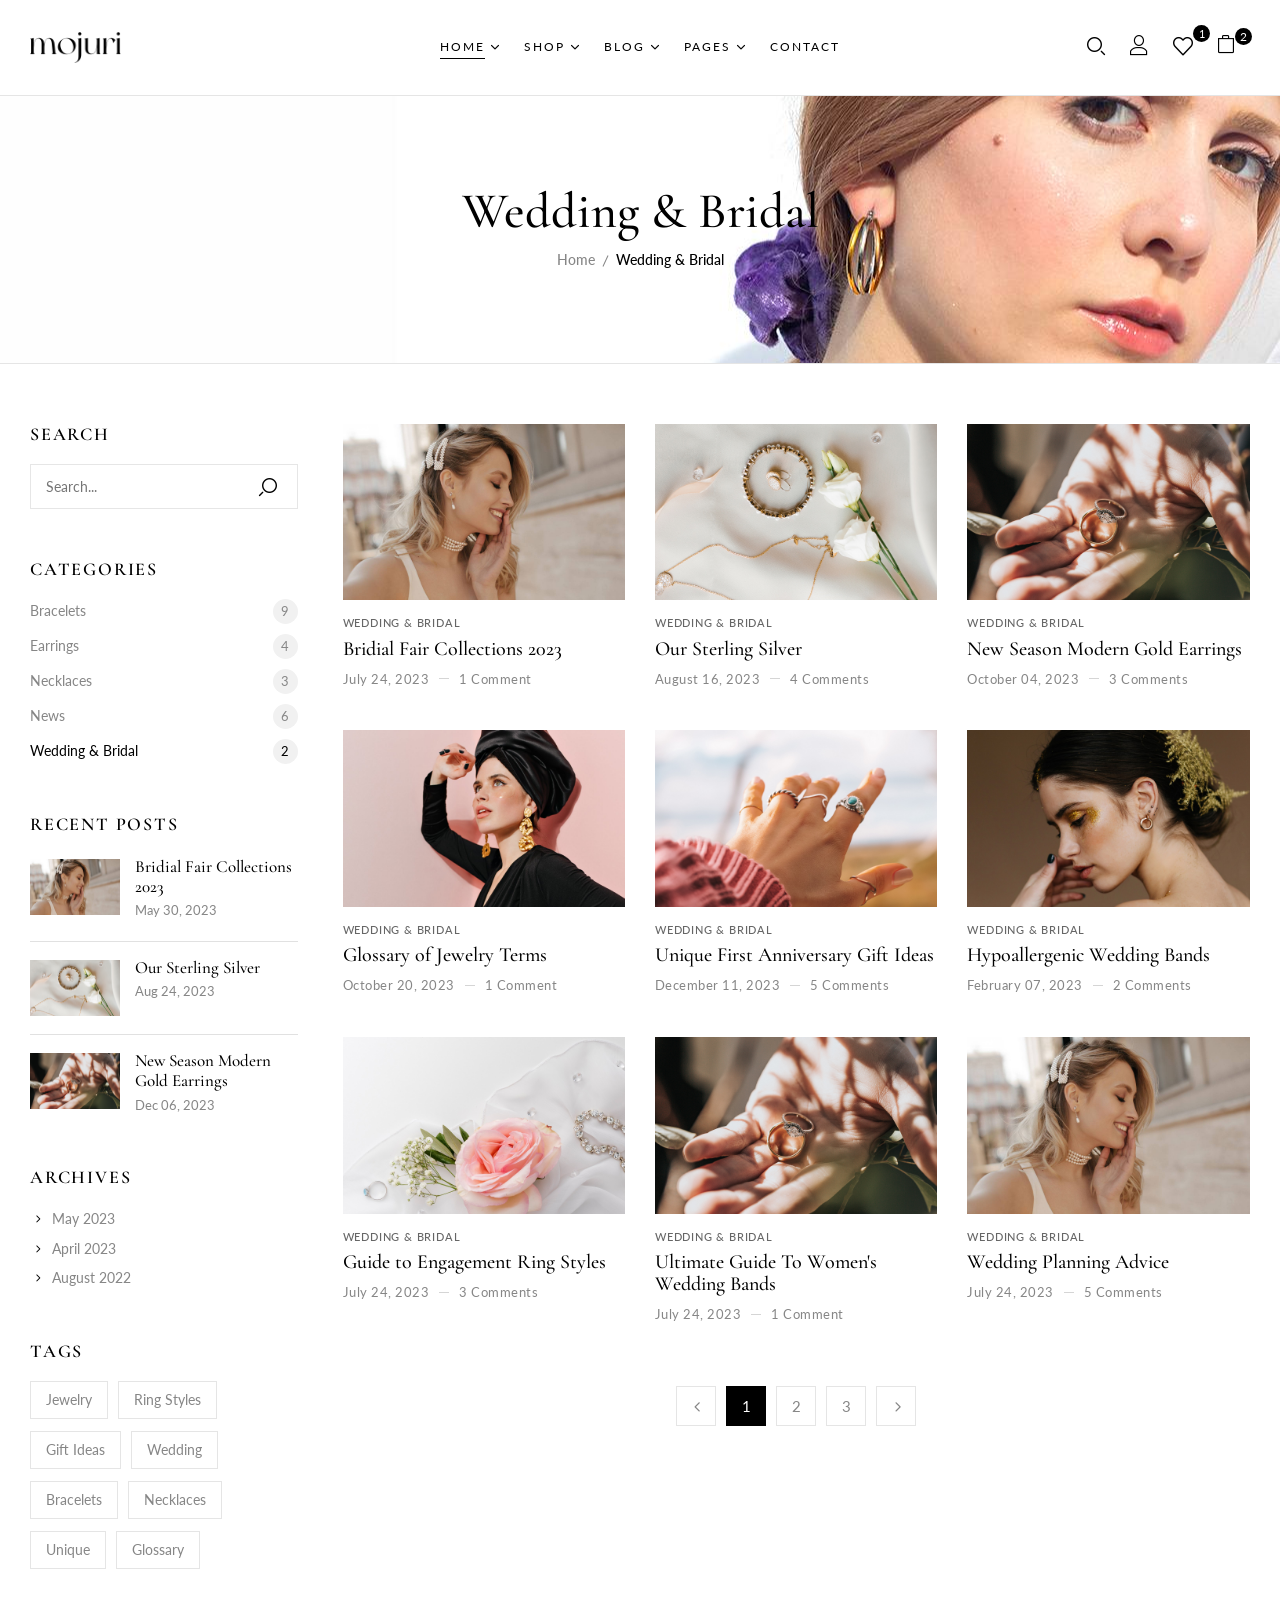
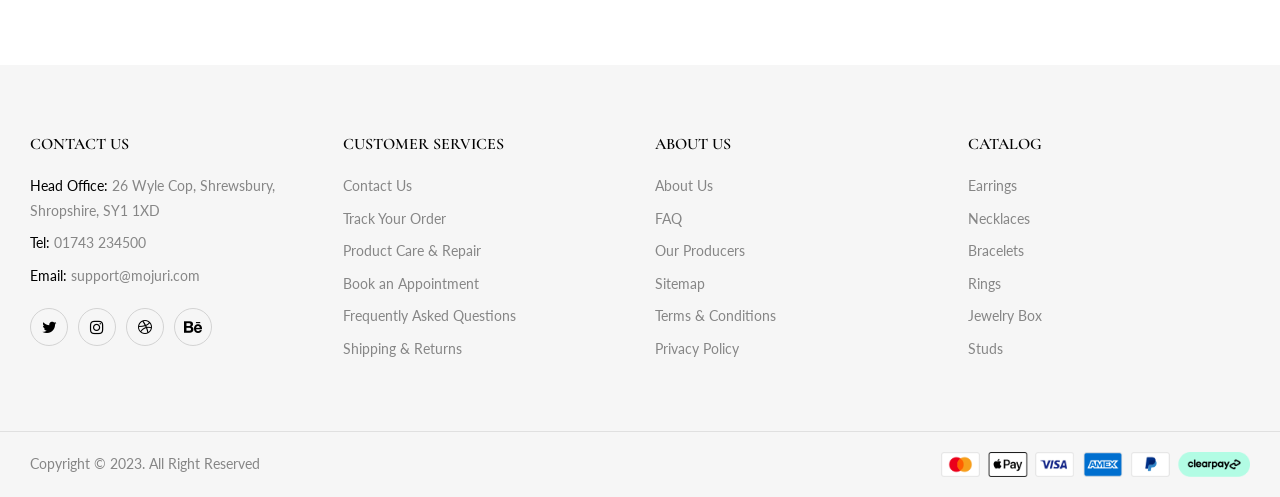
<file: blog-grid-left.html>
<!DOCTYPE html>
<html lang="en">
	<head>
		<!-- Meta Data -->
		<meta charset="UTF-8">
		<meta http-equiv="X-UA-Compatible" content="IE=edge">
		<meta name="viewport" content="width=device-width, initial-scale=1">
		<title>Blog Grid - Left Sidebar | Mojuri</title>
		
		<!-- Favicon -->
		<link rel="shortcut icon" type="image/x-icon" href="media/favicon.png">
		
		<!-- Dependency Styles -->
		<link rel="stylesheet" href="libs/bootstrap/css/bootstrap.min.css" type="text/css">
		<link rel="stylesheet" href="libs/feather-font/css/iconfont.css" type="text/css">
		<link rel="stylesheet" href="libs/icomoon-font/css/icomoon.css" type="text/css">
		<link rel="stylesheet" href="libs/font-awesome/css/font-awesome.css" type="text/css">
		<link rel="stylesheet" href="libs/wpbingofont/css/wpbingofont.css" type="text/css">
		<link rel="stylesheet" href="libs/elegant-icons/css/elegant.css" type="text/css">
		<link rel="stylesheet" href="libs/slick/css/slick.css" type="text/css">
		<link rel="stylesheet" href="libs/slick/css/slick-theme.css" type="text/css">
		<link rel="stylesheet" href="libs/mmenu/css/mmenu.min.css" type="text/css">
		<link rel="stylesheet" href="libs/slider/css/jslider.css">

		<!-- Site Stylesheet -->
		<link rel="stylesheet" href="assets/css/app.css" type="text/css">
		<link rel="stylesheet" href="assets/css/responsive.css" type="text/css">
		
		<!-- Google Web Fonts -->
		<link href="https://fonts.googleapis.com/css2?family=Cormorant+Garamond:ital,wght@0,300;0,400;0,500;0,600;0,700;1,300;1,400;1,500;1,600;1,700&display=swap" rel="stylesheet">
		<link href="https://fonts.googleapis.com/css2?family=Lato:ital,wght@0,100;0,300;0,400;0,700;0,900;1,100;1,300;1,400;1,700;1,900&display=swap" rel="stylesheet">
	</head>
	
	<body class="blog">
		<div id="page" class="hfeed page-wrapper">
			<header id="site-header" class="site-header header-v1">
				<div class="header-mobile">
					<div class="section-padding">
						<div class="section-container">
							<div class="row">
								<div class="col-xl-4 col-lg-4 col-md-4 col-sm-3 col-3 header-left">
									<div class="navbar-header">
										<button type="button" id="show-megamenu" class="navbar-toggle"></button>
									</div>
								</div>
								<div class="col-xl-4 col-lg-4 col-md-4 col-sm-6 col-6 header-center">
									<div class="site-logo">
										<a href="index.html">
											<img width="400" height="79" src="media/logo-white.png" alt="Mojuri – Jewelry Store HTML Template" />
										</a>
									</div>
								</div>
								<div class="col-xl-4 col-lg-4 col-md-4 col-sm-3 col-3 header-right">
									<div class="mojuri-topcart dropdown">
										<div class="dropdown mini-cart top-cart">
											<div class="remove-cart-shadow"></div>
											<a class="dropdown-toggle cart-icon" href="#" role="button" data-toggle="dropdown" aria-haspopup="true" aria-expanded="false">
												<div class="icons-cart"><i class="icon-large-paper-bag"></i><span class="cart-count">2</span></div>
											</a>
											<div class="dropdown-menu cart-popup">
												<div class="cart-empty-wrap">
													<ul class="cart-list">
														<li class="empty">
															<span>No products in the cart.</span>
															<a class="go-shop" href="shop-grid-left.html">GO TO SHOP<i aria-hidden="true" class="arrow_right"></i></a>
														</li>
													</ul>
												</div>
												<div class="cart-list-wrap">
													<ul class="cart-list ">
														<li class="mini-cart-item">
															<a href="#" class="remove" title="Remove this item"><i class="icon_close"></i></a>
															<a href="shop-details.html" class="product-image"><img width="600" height="600" src="media/product/3.jpg" alt=""></a>
															<a href="shop-details.html" class="product-name">Twin Hoops</a>		
															<div class="quantity">Qty: 1</div>
															<div class="price">$150.00</div>
														</li>
														<li class="mini-cart-item">
															<a href="#" class="remove" title="Remove this item"><i class="icon_close"></i></a>													
															<a href="shop-details.html" class="product-image"><img width="600" height="600" src="media/product/1.jpg" alt=""></a>
															<a href="shop-details.html" class="product-name">Medium Flat Hoops</a>
															<div class="quantity">Qty: 1</div>
															<div class="price">$100.00</div>						
														</li>
													</ul>
													<div class="total-cart">
														<div class="title-total">Total: </div>
														<div class="total-price"><span>$250.00</span></div>
													</div>
													<div class="free-ship">
														<div class="title-ship">Buy <strong>$400</strong> more to enjoy <strong>FREE Shipping</strong></div>
														<div class="total-percent"><div class="percent" style="width:20%"></div></div>
													</div>
													<div class="buttons">
														<a href="shop-cart.html" class="button btn view-cart btn-primary">View cart</a>
														<a href="shop-checkout.html" class="button btn checkout btn-default">Check out</a>
													</div>
												</div>
											</div>
										</div>
									</div>
								</div>
							</div>
						</div>
					</div>

					<div class="header-mobile-fixed">
						<!-- Shop -->
						<div class="shop-page">
							<a href="shop-grid-left.html"><i class="wpb-icon-shop"></i></a>
						</div>

						<!-- Login -->
						<div class="my-account">
							<div class="login-header">
								<a href="page-my-account.html"><i class="wpb-icon-user"></i></a>
							</div>
						</div>

						<!-- Search -->
						<div class="search-box">
							<div class="search-toggle"><i class="wpb-icon-magnifying-glass"></i></div>
						</div>

						<!-- Wishlist -->
						<div class="wishlist-box">
							<a href="shop-wishlist.html"><i class="wpb-icon-heart"></i></a>
						</div>
					</div>
				</div>

				<div class="header-desktop">
					<div class="header-wrapper">
						<div class="section-padding">
							<div class="section-container large p-l-r">
								<div class="row">
									<div class="col-xl-3 col-lg-3 col-md-12 col-sm-12 col-12 header-left">
										<div class="site-logo">
											<a href="index.html">
												<img width="400" height="140" src="media/logo.png" alt="Mojuri – Jewelry Store HTML Template" />
											</a>
										</div>
									</div>

									<div class="col-xl-6 col-lg-6 col-md-12 col-sm-12 col-12 text-center header-center">
										<div class="site-navigation">
											<nav id="main-navigation">
												<ul id="menu-main-menu" class="menu">
													<li class="level-0 menu-item menu-item-has-children current-menu-item">
														<a href="index.html"><span class="menu-item-text">Home</span></a>
														<ul class="sub-menu">
															<li>
																<a href="index.html"><span class="menu-item-text">Home Clean</span></a>
															</li>
															<li>
																<a href="index2.html"><span class="menu-item-text">Home Collection</span></a>
															</li>
															<li>
																<a href="index3.html"><span class="menu-item-text">Home Minimal</span></a>
															</li>
															<li>
																<a href="index4.html"><span class="menu-item-text">Home Modern</span></a>
															</li>
															<li>
																<a href="index5.html"><span class="menu-item-text">Home Parallax</span></a>
															</li>
															<li>
																<a href="index6.html"><span class="menu-item-text">Home Strong</span></a>
															</li>
															<li>
																<a href="index7.html"><span class="menu-item-text">Home Style</span></a>
															</li>
															<li>
																<a href="index8.html"><span class="menu-item-text">Home Unique</span></a>
															</li>
														</ul>
													</li>
													<li class="level-0 menu-item menu-item-has-children">
														<a href="shop-grid-left.html"><span class="menu-item-text">Shop</span></a>
														<ul class="sub-menu">
															<li class="level-1 menu-item menu-item-has-children">
																<a href="shop-grid-left.html"><span class="menu-item-text">Shop - Products</span></a>
																<ul class="sub-menu">
																	<li>
																		<a href="shop-grid-left.html"><span class="menu-item-text">Shop Grid - Left Sidebar</span></a>
																	</li>
																	<li>
																		<a href="shop-list-left.html"><span class="menu-item-text">Shop List - Left Sidebar</span></a>
																	</li>
																	<li>
																		<a href="shop-grid-right.html"><span class="menu-item-text">Shop Grid - Right Sidebar</span></a>
																	</li>
																	<li>
																		<a href="shop-list-right.html"><span class="menu-item-text">Shop List - Right Sidebar</span></a>
																	</li>
																	<li>
																		<a href="shop-grid-fullwidth.html"><span class="menu-item-text">Shop Grid - No Sidebar</span></a>
																	</li>
																</ul>
															</li>
															<li>
																<a href="shop-details.html"><span class="menu-item-text">Shop Details</span></a>
															</li>
															<li>
																<a href="shop-cart.html"><span class="menu-item-text">Shop - Cart</span></a>
															</li>
															<li>
																<a href="shop-checkout.html"><span class="menu-item-text">Shop - Checkout</span></a>
															</li>
															<li>
																<a href="shop-wishlist.html"><span class="menu-item-text">Shop - Wishlist</span></a>
															</li>
														</ul>
													</li>
													<li class="level-0 menu-item menu-item-has-children mega-menu mega-menu-fullwidth align-center">
														<a href="blog-grid-left.html"><span class="menu-item-text">Blog</span></a>
														<div class="sub-menu">
															<div class="row">
																<div class="col-md-5">
																	<div class="menu-section">
																		<h2 class="sub-menu-title">Blog Category</h2>
																		<ul class="menu-list">
																			<li>
																				<a href="blog-grid-left.html"><span class="menu-item-text">Blog Grid - Left Sidebar</span></a>
																			</li>
																			<li>
																				<a href="blog-grid-right.html"><span class="menu-item-text">Blog Grid - Right Sidebar</span></a>
																			</li>
																			<li>
																				<a href="blog-list-left.html"><span class="menu-item-text">Blog List - Left Sidebar</span></a>
																			</li>
																			<li>
																				<a href="blog-list-right.html"><span class="menu-item-text">Blog List - Right Sidebar</span></a>
																			</li>
																			<li>
																				<a href="blog-grid-fullwidth.html"><span class="menu-item-text">Blog Grid - No Sidebar</span></a>
																			</li>
																		</ul>
																	</div>

																	<div class="menu-section">
																		<h2 class="sub-menu-title">Blog Details</h2>
																		<ul class="menu-list">
																			<li>
																				<a href="blog-details-left.html"><span class="menu-item-text">Blog Details - Left Sidebar</span></a>
																			</li>
																			<li>
																				<a href="blog-details-right.html"><span class="menu-item-text">Blog Details - Right Sidebar</span></a>
																			</li>
																			<li>
																				<a href="blog-details-fullwidth.html"><span class="menu-item-text">Blog Details - No Sidebar</span></a>
																			</li>
																		</ul>
																	</div>
																</div>
																<div class="col-md-7">
																	<div class="menu-section">
																		<h2 class="sub-menu-title">Recent Posts</h2>
																		<div class="block block-posts recent-posts p-t-5">
																			<ul class="posts-list">
																				<li class="post-item">
																					<a href="blog-details-right.html" class="post-image">
																						<img src="media/blog/1.jpg">
																					</a>
																					<div class="post-content">
																						<h2 class="post-title">
																							<a href="blog-details-right.html">
																								Bridial Fair Collections 2023
																							</a>
																						</h2>
																						<div class="post-time">
																							<span class="post-date">May 30, 2023</span>
																							<span class="post-comment">4 Comments</span>
																						</div>
																					</div>
																				</li>
																				<li class="post-item">
																					<a href="blog-details-right.html" class="post-image">
																						<img src="media/blog/2.jpg">
																					</a>
																					<div class="post-content">
																						<h2 class="post-title">
																							<a href="blog-details-right.html">
																								Our Sterling Silver
																							</a>
																						</h2>
																						<div class="post-time">
																							<span class="post-date">Aug 24, 2023</span>
																							<span class="post-comment">2 Comments</span>
																						</div>
																					</div>
																				</li>
																				<li class="post-item">
																					<a href="blog-details-right.html" class="post-image">
																						<img src="media/blog/3.jpg">
																					</a>
																					<div class="post-content">
																						<h2 class="post-title">
																							<a href="blog-details-right.html">
																								Kitchen Inspired On Japanese
																							</a>
																						</h2>
																						<div class="post-time">
																							<span class="post-date">Dec 06, 2023</span>
																							<span class="post-comment">1 Comment</span>
																						</div>
																					</div>
																				</li>
																			</ul>
																		</div>
																	</div>
																</div>
															</div>
														</div>
													</li>
													<li class="level-0 menu-item menu-item-has-children">
														<a href="#"><span class="menu-item-text">Pages</span></a>
														<ul class="sub-menu">
															<li>
																<a href="page-login.html"><span class="menu-item-text">Login / Register</span></a>
															</li>
															<li>
																<a href="page-forgot-password.html"><span class="menu-item-text">Forgot Password</span></a>
															</li>
															<li>
																<a href="page-my-account.html"><span class="menu-item-text">My Account</span></a>
															</li>
															<li>
																<a href="page-about.html"><span class="menu-item-text">About Us</span></a>
															</li>
															<li>
																<a href="page-contact.html"><span class="menu-item-text">Contact</span></a>
															</li>
															<li>
																<a href="page-faq.html"><span class="menu-item-text">FAQ</span></a>
															</li>
															<li>
																<a href="page-404.html"><span class="menu-item-text">Page 404</span></a>
															</li>
														</ul>
													</li>
													<li class="level-0 menu-item">
														<a href="page-contact.html"><span class="menu-item-text">Contact</span></a>
													</li>
												</ul>
											</nav>
										</div>
									</div>

									<div class="col-xl-3 col-lg-3 col-md-12 col-sm-12 col-12 header-right">
										<div class="header-page-link">
											<!-- Search -->
											<div class="search-box">
												<div class="search-toggle"><i class="icon-search"></i></div>
											</div>

											<!-- Login -->
											<div class="login-header icon">
												<a class="active-login" href="#"><i class="icon-user"></i></a>
												<div class="form-login-register">
													<div class="box-form-login">
														<div class="active-login"></div>
														<div class="box-content">
															<div class="form-login active">
																<form id="login_ajax" method="post" class="login">
																	<h2>Sign in</h2>
																	<p class="status"></p>
																	<div class="content">
																		<div class="username">
																			<input type="text" required="required" class="input-text" name="username" id="username" placeholder="Your name"/>
																		</div>
																		<div class="password">
																			<input class="input-text" required="required" type="password" name="password" id="password" placeholder="Password"/>
																		</div>
																		<div class="rememberme-lost">
																			<div class="rememberme">
																				<input name="rememberme" type="checkbox" id="rememberme" value="forever"/>
																				<label for="rememberme" class="inline">Remember me</label>
																			</div>
																			<div class="lost_password">
																				<a href="forgot-password.html">Lost your password?</a>
																			</div>
																		</div>
																		<div class="button-login">
																			<input type="submit" class="button" name="login" value="Login"/>
																		</div>
																		<div class="button-next-reregister">Create An Account</div>
																	</div>						
																</form>
															</div>
															<div class="form-register">
																<form method="post" class="register">
																	<h2>REGISTER</h2>
																	<div class="content">
																		<div class="email">
																			<input type="email" class="input-text" placeholder="Email" name="email" id="reg_email" value=""/>
																		</div>
																		<div class="password">
																			<input type="password" class="input-text" placeholder="Password" name="password" id="reg_password"/>
																		</div>															
																		<div class="button-register">
																			<input type="submit" class="button" name="register" value="Register"/>
																		</div>
																		<div class="button-next-login">Already has an account</div>
																	</div>
																</form>
															</div>
														</div>
													</div>
												</div>
											</div>

											<!-- Wishlist -->
											<div class="wishlist-box">
												<a href="shop-wishlist.html"><i class="icon-heart"></i></a>
												<span class="count-wishlist">1</span>
											</div>
											
											<!-- Cart -->
											<div class="mojuri-topcart dropdown light">
												<div class="dropdown mini-cart top-cart">
													<div class="remove-cart-shadow"></div>
													<a class="dropdown-toggle cart-icon" href="#" role="button" data-toggle="dropdown" aria-haspopup="true" aria-expanded="false">
														<div class="icons-cart"><i class="icon-large-paper-bag"></i><span class="cart-count">2</span></div>
													</a>
													<div class="dropdown-menu cart-popup">
														<div class="cart-empty-wrap">
															<ul class="cart-list">
																<li class="empty">
																	<span>No products in the cart.</span>
																	<a class="go-shop" href="shop-grid-left.html">GO TO SHOP<i aria-hidden="true" class="arrow_right"></i></a>
																</li>
															</ul>
														</div>
														<div class="cart-list-wrap">
															<ul class="cart-list ">
																<li class="mini-cart-item">
																	<a href="#" class="remove" title="Remove this item"><i class="icon_close"></i></a>
																	<a href="shop-details.html" class="product-image"><img width="600" height="600" src="media/product/3.jpg" alt=""></a>
																	<a href="shop-details.html" class="product-name">Twin Hoops</a>		
																	<div class="quantity">Qty: 1</div>
																	<div class="price">$150.00</div>
																</li>
																<li class="mini-cart-item">
																	<a href="#" class="remove" title="Remove this item"><i class="icon_close"></i></a>													
																	<a href="shop-details.html" class="product-image"><img width="600" height="600" src="media/product/1.jpg" alt=""></a>
																	<a href="shop-details.html" class="product-name">Medium Flat Hoops</a>
																	<div class="quantity">Qty: 1</div>
																	<div class="price">$100.00</div>						
																</li>
															</ul>
															<div class="total-cart">
																<div class="title-total">Total: </div>
																<div class="total-price"><span>$250.00</span></div>
															</div>
															<div class="free-ship">
																<div class="title-ship">Buy <strong>$400</strong> more to enjoy <strong>FREE Shipping</strong></div>
																<div class="total-percent"><div class="percent" style="width:20%"></div></div>
															</div>
															<div class="buttons">
																<a href="shop-cart.html" class="button btn view-cart btn-primary">View cart</a>
																<a href="shop-checkout.html" class="button btn checkout btn-default">Check out</a>
															</div>
														</div>
													</div>
												</div>
											</div>
										</div>
									</div>
								</div>
							</div>
						</div>
					</div>
				</div>
			</header>

			<div id="site-main" class="site-main">
				<div id="main-content" class="main-content">
					<div id="primary" class="content-area">
						<div id="title" class="page-title">
							<div class="section-container">
								<div class="content-title-heading">
									<h1 class="text-title-heading">
										Wedding & Bridal
									</h1>
								</div>
								<div class="breadcrumbs">
									<a href="index.html">Home</a><span class="delimiter"></span>Wedding & Bridal
								</div>
							</div>
						</div>

						<div id="content" class="site-content" role="main">
							<div class="section-padding">
								<div class="section-container p-l-r">
									<div class="row">
										<div class="col-xl-3 col-lg-3 col-md-12 col-12 sidebar left-sidebar md-b-50">
											<!-- Block Post Search -->
											<div class="block block-post-search">
												<div class="block-title"><h2>Search</h2></div>
												<div class="block-content">
													<form method="get" class="search-from" action="">
														<input type="text" value="" name="s" class="s" placeholder="Search...">
														<button class="btn" type="submit">
															<i class="icon-search"></i>
														</button>
									  				</form>
												</div>
											</div>

											<!-- Block Post Categories -->
											<div class="block block-post-cats">
												<div class="block-title"><h2>Categories</h2></div>
												<div class="block-content">
													<div class="post-cats-list">
														<ul>
															<li>
																<a href="blog-grid-left.html">Bracelets <span class="count">9</span></a>
															</li>
															<li>
																<a href="blog-grid-left.html">Earrings <span class="count">4</span></a>
															</li>
															<li>
																<a href="blog-grid-left.html">Necklaces <span class="count">3</span></a>
															</li>
															<li>
																<a href="blog-grid-left.html">News <span class="count">6</span></a>
															</li>
															<li class="current">
																<a href="blog-grid-left.html">Wedding & Bridal <span class="count">2</span></a>
															</li>
														</ul>
													</div>
												</div>
											</div>

											<!-- Block Posts -->
											<div class="block block-posts">
												<div class="block-title"><h2>Recent Posts</h2></div>
												<div class="block-content">
													<ul class="posts-list">
														<li class="post-item">
															<a href="blog-details-right.html" class="post-image">
																<img src="media/blog/1.jpg">
															</a>
															<div class="post-content">
																<h2 class="post-title">
																	<a href="blog-details-right.html">
																		Bridial Fair Collections 2023
																	</a>
																</h2>
																<div class="post-time">
																	<span class="post-date">May 30, 2023</span>
																</div>
															</div>
														</li>
														<li class="post-item">
															<a href="blog-details-right.html" class="post-image">
																<img src="media/blog/2.jpg">
															</a>
															<div class="post-content">
																<h2 class="post-title">
																	<a href="blog-details-right.html">
																		Our Sterling Silver
																	</a>
																</h2>
																<div class="post-time">
																	<span class="post-date">Aug 24, 2023</span>
																</div>
															</div>
														</li>
														<li class="post-item">
															<a href="blog-details-right.html" class="post-image">
																<img src="media/blog/3.jpg">
															</a>
															<div class="post-content">
																<h2 class="post-title">
																	<a href="blog-details-right.html">
																		New Season Modern Gold Earrings
																	</a>
																</h2>
																<div class="post-time">
																	<span class="post-date">Dec 06, 2023</span>
																</div>
															</div>
														</li>
													</ul>
												</div>
											</div>

											<!-- Block Post Archives -->
											<div class="block block-post-archives">
												<div class="block-title"><h2>Archives</h2></div>
												<div class="block-content">
													<div class="post-archives-list">
														<ul>
															<li>
																<a href="blog-grid-left.html">May 2023</a>
															</li>
															<li>
																<a href="blog-grid-left.html">April 2023</a>
															</li>
															<li>
																<a href="blog-grid-left.html">August 2022</a>
															</li>
														</ul>
													</div>
												</div>
											</div>

											<!-- Block Post Tags -->
											<div class="block block-post-tags">
												<div class="block-title"><h2>Tags</h2></div>
												<div class="block-content">
													<div class="post-tags-list">
														<ul>
															<li>
																<a href="blog-grid-left.html">Jewelry</a>
															</li>
															<li>
																<a href="blog-grid-left.html">Ring Styles</a>
															</li>
															<li>
																<a href="blog-grid-left.html">Gift Ideas</a>
															</li>
															<li>
																<a href="blog-grid-left.html">Wedding</a>
															</li>
															<li>
																<a href="blog-grid-left.html">Bracelets</a>
															</li>
															<li>
																<a href="blog-grid-left.html">Necklaces</a>
															</li>
															<li>
																<a href="blog-grid-left.html">Unique</a>
															</li>
															<li>
																<a href="blog-grid-left.html">Glossary</a>
															</li>
														</ul>
													</div>
												</div>
											</div>
										</div>

										<div class="col-xl-9 col-lg-9 col-md-12 col-12">
											<div class="posts-list grid">
												<div class="row">
													<div class="col-xl-4 col-lg-4 col-md-4 col-sm-6">
														<div class="post-entry clearfix post-wapper">
															<div class="post-image">
																<a href="blog-details-right.html">
																	<img src="media/blog/1.jpg" alt="">
																</a>
															</div>
															<div class="post-content">
																<div class="post-categories">
																	<a href="blog-grid-right.html">Wedding & Bridal</a>
																</div>
																<h2 class="post-title">
																	<a href="blog-details-right.html">Bridial Fair Collections 2023</a>
																</h2>
																<div class="post-meta">
																	<span class="post-time">July 24, 2023</span>
																	<span class="post-comment">1 Comment</span>															
																</div>
															</div>
														</div>
													</div>
													<div class="col-xl-4 col-lg-4 col-md-4 col-sm-6">
														<div class="post-entry clearfix post-wapper">
															<div class="post-image">
																<a href="blog-details-right.html">
																	<img src="media/blog/2.jpg" alt="">
																</a>
															</div>
															<div class="post-content">
																<div class="post-categories">
																	<a href="blog-grid-right.html">Wedding & Bridal</a>
																</div>
																<h2 class="post-title">
																	<a href="blog-details-right.html">Our Sterling Silver</a>
																</h2>
																<div class="post-meta">
																	<span class="post-time">August 16, 2023</span>
																	<span class="post-comment">4 Comments</span>														
																</div>
															</div>
														</div>
													</div>
													<div class="col-xl-4 col-lg-4 col-md-4 col-sm-6">
														<div class="post-entry clearfix post-wapper">
															<div class="post-image">
																<a href="blog-details-right.html">
																	<img src="media/blog/3.jpg" alt="">
																</a>
															</div>
															<div class="post-content">
																<div class="post-categories">
																	<a href="blog-grid-right.html">Wedding & Bridal</a>
																</div>
																<h2 class="post-title">
																	<a href="blog-details-right.html">New Season Modern Gold Earrings</a>
																</h2>
																<div class="post-meta">
																	<span class="post-time">October 04, 2023</span>
																	<span class="post-comment">3 Comments</span>															
																</div>
															</div>
														</div>
													</div>
													<div class="col-xl-4 col-lg-4 col-md-4 col-sm-6">
														<div class="post-entry clearfix post-wapper">
															<div class="post-image">
																<a href="blog-details-right.html">
																	<img src="media/blog/4.jpg" alt="">
																</a>
															</div>
															<div class="post-content">
																<div class="post-categories">
																	<a href="blog-grid-right.html">Wedding & Bridal</a>
																</div>
																<h2 class="post-title">
																	<a href="blog-details-right.html">Glossary of Jewelry Terms</a>
																</h2>
																<div class="post-meta">
																	<span class="post-time">October 20, 2023</span>
																	<span class="post-comment">1 Comment</span>															
																</div>
															</div>
														</div>
													</div>
													<div class="col-xl-4 col-lg-4 col-md-4 col-sm-6">
														<div class="post-entry clearfix post-wapper">
															<div class="post-image">
																<a href="blog-details-right.html">
																	<img src="media/blog/5.jpg" alt="">
																</a>
															</div>
															<div class="post-content">
																<div class="post-categories">
																	<a href="blog-grid-right.html">Wedding & Bridal</a>
																</div>
																<h2 class="post-title">
																	<a href="blog-details-right.html">Unique First Anniversary Gift Ideas</a>
																</h2>
																<div class="post-meta">
																	<span class="post-time">December 11, 2023</span>
																	<span class="post-comment">5 Comments</span>															
																</div>
															</div>
														</div>
													</div>
													<div class="col-xl-4 col-lg-4 col-md-4 col-sm-6">
														<div class="post-entry clearfix post-wapper">
															<div class="post-image">
																<a href="blog-details-right.html">
																	<img src="media/blog/6.jpg" alt="">
																</a>
															</div>
															<div class="post-content">
																<div class="post-categories">
																	<a href="blog-grid-right.html">Wedding & Bridal</a>
																</div>
																<h2 class="post-title">
																	<a href="blog-details-right.html">Hypoallergenic Wedding Bands</a>
																</h2>
																<div class="post-meta">
																	<span class="post-time">February 07, 2023</span>
																	<span class="post-comment">2 Comments</span>															
																</div>
															</div>
														</div>
													</div>
													<div class="col-xl-4 col-lg-4 col-md-4 col-sm-6">
														<div class="post-entry clearfix post-wapper">
															<div class="post-image">
																<a href="blog-details-right.html">
																	<img src="media/blog/7.jpg" alt="">
																</a>
															</div>
															<div class="post-content">
																<div class="post-categories">
																	<a href="blog-grid-right.html">Wedding & Bridal</a>
																</div>
																<h2 class="post-title">
																	<a href="blog-details-right.html">Guide to Engagement Ring Styles</a>
																</h2>
																<div class="post-meta">
																	<span class="post-time">July 24, 2023</span>
																	<span class="post-comment">3 Comments</span>															
																</div>
															</div>
														</div>
													</div>
													<div class="col-xl-4 col-lg-4 col-md-4 col-sm-6">
														<div class="post-entry clearfix post-wapper">
															<div class="post-image">
																<a href="blog-details-right.html">
																	<img src="media/blog/3.jpg" alt="">
																</a>
															</div>
															<div class="post-content">
																<div class="post-categories">
																	<a href="blog-grid-right.html">Wedding & Bridal</a>
																</div>
																<h2 class="post-title">
																	<a href="blog-details-right.html">Ultimate Guide To Women's Wedding Bands</a>
																</h2>
																<div class="post-meta">
																	<span class="post-time">July 24, 2023</span>
																	<span class="post-comment">1 Comment</span>															
																</div>
															</div>
														</div>
													</div>
													<div class="col-xl-4 col-lg-4 col-md-4 col-sm-6">
														<div class="post-entry clearfix post-wapper">
															<div class="post-image">
																<a href="blog-details-right.html">
																	<img src="media/blog/1.jpg" alt="">
																</a>
															</div>
															<div class="post-content">
																<div class="post-categories">
																	<a href="blog-grid-right.html">Wedding & Bridal</a>
																</div>
																<h2 class="post-title">
																	<a href="blog-details-right.html">Wedding Planning Advice</a>
																</h2>
																<div class="post-meta">
																	<span class="post-time">July 24, 2023</span>
																	<span class="post-comment">5 Comments</span>															
																</div>
															</div>
														</div>
													</div>
												</div>
											</div>

											<nav class="pagination">
												<ul class="page-numbers">
													<li><a class="prev page-numbers" href="#">Previous</a></li>
													<li><span aria-current="page" class="page-numbers current">1</span></li>
													<li><a class="page-numbers" href="#">2</a></li>
													<li><a class="page-numbers" href="#">3</a></li>
													<li><a class="next page-numbers" href="#">Next</a></li>
												</ul>
											</nav>
										</div>
									</div>
								</div>
							</div>
						</div><!-- #content -->
					</div><!-- #primary -->
				</div><!-- #main-content -->
			</div>

			<footer id="site-footer" class="site-footer background four-columns">
				<div class="footer">
					<div class="section-padding">
						<div class="section-container">
							<div class="block-widget-wrap">
								<div class="row">
									<div class="col-lg-3 col-md-6 column-1">
										<div class="block block-menu m-b-20">
											<h2 class="block-title">Contact Us</h2>
											<div class="block-content">
												<ul>
													<li>
														<span>Head Office:</span> 26 Wyle Cop, Shrewsbury, Shropshire, SY1 1XD
													</li>
													<li>
														<span>Tel:</span> 01743 234500
													</li>
													<li>
														<span>Email:</span> <a href="mailto:support@mojuri.com">support@mojuri.com</a>
													</li>
												</ul>
											</div>
										</div>

										<div class="block block-social">
											<ul class="social-link">
												<li><a href="#"><i class="fa fa-twitter"></i></a></li>
												<li><a href="#"><i class="fa fa-instagram"></i></a></li>
												<li><a href="#"><i class="fa fa-dribbble"></i></a></li>
												<li><a href="#"><i class="fa fa-behance"></i></a></li>
											</ul>
										</div>
									</div>
									<div class="col-lg-3 col-md-6 column-2">
										<div class="block block-menu">
											<h2 class="block-title">Customer Services</h2>
											<div class="block-content">
												<ul>
													<li>
														<a href="shop-grid-left.html">Contact Us</a>
													</li>
													<li>
														<a href="shop-grid-left.html">Track Your Order</a>
													</li>
													<li>
														<a href="shop-grid-left.html">Product Care & Repair</a>
													</li>
													<li>
														<a href="shop-grid-left.html">Book an Appointment</a>
													</li>
													<li>
														<a href="shop-grid-left.html">Frequently Asked Questions</a>
													</li>
													<li>
														<a href="shop-grid-left.html">Shipping & Returns</a>
													</li>
												</ul>
											</div>
										</div>
									</div>
									<div class="col-lg-3 col-md-6 column-3">
										<div class="block block-menu">
											<h2 class="block-title">About Us</h2>
											<div class="block-content">
												<ul>
													<li>
														<a href="#">About Us</a>
													</li>
													<li>
														<a href="#">FAQ</a>
													</li>
													<li>
														<a href="#">Our Producers</a>
													</li>
													<li>
														<a href="#">Sitemap</a>
													</li>
													<li>
														<a href="#">Terms & Conditions</a>
													</li>
													<li>
														<a href="#">Privacy Policy</a>
													</li>
												</ul>
											</div>
										</div>
									</div>
									<div class="col-lg-3 col-md-6 column-4">
										<div class="block block-menu">
											<h2 class="block-title">Catalog</h2>
											<div class="block-content">
												<ul>
													<li>
														<a href="shop-grid-left.html">Earrings</a>
													</li>
													<li>
														<a href="shop-grid-left.html">Necklaces</a>
													</li>
													<li>
														<a href="shop-grid-left.html">Bracelets</a>
													</li>
													<li>
														<a href="shop-grid-left.html">Rings</a>
													</li>
													<li>
														<a href="shop-grid-left.html">Jewelry Box</a>
													</li>
													<li>
														<a href="shop-grid-left.html">Studs</a>
													</li>
												</ul>
											</div>
										</div>
									</div>
								</div>
							</div>
						</div>
					</div>
				</div>
				<div class="footer-bottom">
					<div class="section-padding">
						<div class="section-container">
							<div class="block-widget-wrap">
								<div class="row">
									<div class="col-md-6">
										<div class="footer-left">
											<p class="copyright">Copyright © 2023. All Right Reserved</p>
										</div>
									</div>
									<div class="col-md-6">
										<div class="footer-right">
											<div class="block block-image">
												<img width="309" height="32" src="media/payments.png" alt="">
											</div>
										</div>
									</div>
								</div>
							</div>
						</div>
					</div>
				</div>
			</footer>
		</div>

		<!-- Back Top button -->
		<div class="back-top button-show">
			<i class="arrow_carrot-up"></i>
		</div>

		<!-- Search -->
		<div class="search-overlay">
			<div class="close-search"></div>
			<div class="wrapper-search">
				<form role="search" method="get" class="search-from ajax-search" action="">
					<a href="#" class="search-close"></a>
					<div class="search-box">
						<button id="searchsubmit" class="btn" type="submit">
							<i class="icon-search"></i>
						</button>
						<input type="text" autocomplete="off" value="" name="s" class="input-search s" placeholder="Search...">
						<div class="content-menu_search">
							<label>Suggested</label>
							<ul id="menu_search" class="menu">
								<li><a href="#">Earrings</a></li>
								<li><a href="#">Necklaces</a></li>
								<li><a href="#">Bracelets</a></li>
								<li><a href="#">Jewelry Box</a></li>
							</ul>			
						</div>
					</div>
				</form>	
			</div>	
		</div>

		<!-- Wishlist -->
		<div class="wishlist-popup">
			<div class="wishlist-popup-inner">
                <div class="wishlist-popup-content">
                    <div class="wishlist-popup-content-top">
                        <span class="wishlist-name">Wishlist</span>
						<span class="wishlist-count-wrapper"><span class="wishlist-count">2</span></span>                                
						<span class="wishlist-popup-close"></span>
                    </div>
                    <div class="wishlist-popup-content-mid">
						<table class="wishlist-items">                        
							<tbody>
								<tr class="wishlist-item">
									<td class="wishlist-item-remove"><span></span></td>
									<td class="wishlist-item-image">
                                    	<a href="shop-details.html">
											<img width="600" height="600" src="media/product/3.jpg" alt="">                                        
										</a>
		                       		</td>
			                        <td class="wishlist-item-info">
										<div class="wishlist-item-name">
											<a href="shop-details.html">Twin Hoops</a>
										</div>
										<div class="wishlist-item-price">
											<span>$150.00</span>
										</div>
										<div class="wishlist-item-time">June 4, 2023</div>                            
									</td>
			                        <td class="wishlist-item-actions">
			                            <div class="wishlist-item-stock">
											In stock 
										</div>
			                            <div class="wishlist-item-add">
											<div data-title="Add to cart">
												<a rel="nofollow" href="#">Add to cart</a>
											</div>
										</div>
	                                </td>
								</tr>
								<tr class="wishlist-item">
									<td class="wishlist-item-remove"><span></span></td>
									<td class="wishlist-item-image">
                                    	<a href="shop-details.html">
											<img width="600" height="600" src="media/product/4.jpg" alt="">                                        
										</a>
		                       		</td>
			                        <td class="wishlist-item-info">
										<div class="wishlist-item-name">
											<a href="shop-details.html">Yilver And Turquoise Earrings</a>
										</div>
										<div class="wishlist-item-price">
											<del aria-hidden="true"><span>$150.00</span></del> 
											<ins><span>$100.00</span></ins>
										</div>
										<div class="wishlist-item-time">June 4, 2023</div>                                
									</td>
			                        <td class="wishlist-item-actions">
			                            <div class="wishlist-item-stock">
											In stock 
										</div>
			                            <div class="wishlist-item-add">
											<div data-title="Add to cart">
												<a rel="nofollow" href="#">Add to cart</a>
											</div>
										</div>
	                                </td>
								</tr>
							</tbody>
						</table>
					</div>
                    <div class="wishlist-popup-content-bot">
                        <div class="wishlist-popup-content-bot-inner">
                            <a class="wishlist-page" href="shop-wishlist.html">
								Open wishlist page                                    
							</a>
                            <span class="wishlist-continue" data-url="">
                                Continue shopping                                        
                            </span>
                        </div>
                        <div class="wishlist-notice wishlist-notice-show">Added to the wishlist!</div>
                    </div>
                </div>
            </div>
		</div>

		<!-- Compare -->
		<div class="compare-popup">
		    <div class="compare-popup-inner">
		        <div class="compare-table">
		            <div class="compare-table-inner">
                    	<a href="#" id="compare-table-close" class="compare-table-close">
                    		<span class="compare-table-close-icon"></span>
                    	</a>
                    	<div class="compare-table-items">
                    		<table id="product-table" class="product-table">
                    			<thead>
                    				<tr>
                    					<th>
                    						<a href="#" class="compare-table-settings">Settings</a>
                    					</th>
                    					<th>
                    						<a href="shop-details.html">Twin Hoops</a> <span class="remove">remove</span>
                    					</th>
                    					<th>
                    						<a href="shop-details.html">Medium Flat Hoops</a> <span class="remove">remove</span>
                    					</th>
                    					<th>
                    						<a href="shop-details.html">Bold Pearl Hoop Earrings</a> <span class="remove">remove</span>
                    					</th>
                    				</tr>
                    			</thead>
                    			<tbody>
                    				<tr class="tr-image">
                    					<td class="td-label">Image</td>
                    					<td>
                    						<a href="shop-details.html">
                    							<img width="600" height="600" src="media/product/3.jpg" alt="">
                    						</a>
                    					</td>
                    					<td>
                    						<a href="shop-details.html">
                    							<img width="600" height="600" src="media/product/1.jpg" alt="">
                    						</a>
                    					</td>
                    					<td>
                    						<a href="shop-details.html">
                    							<img width="600" height="600" src="media/product/2.jpg" alt="">
                    						</a>
                    					</td>
                    				</tr>
                    				<tr class="tr-sku">
                    					<td class="td-label">SKU</td>
                    					<td>VN00189</td>
                    					<td></td>
                    					<td>D1116</td>
                    				</tr>
                    				<tr class="tr-rating">
                    					<td class="td-label">Rating</td>
                    					<td>
                    						<div class="star-rating">
                    							<span style="width:80%"></span>
                    						</div>
                    					</td>
                    					<td>
                    						<div class="star-rating">
                    							<span style="width:100%"></span>
                    						</div>
                    					</td>
                    					<td></td>
                    				</tr>
                    				<tr class="tr-price">
                    					<td class="td-label">Price</td>
                    					<td><span class="amount">$150.00</span></td>
                    					<td><del><span class="amount">$150.00</span></del> <ins><span class="amount">$100.00</span></ins></td>
                    					<td><span class="amount">$200.00</span></td>
                    				</tr>
                    				<tr class="tr-add-to-cart">
                    					<td class="td-label">Add to cart</td>
                    					<td>
                    						<div data-title="Add to cart">
                    							<a href="#" class="button">Add to cart</a>
                    						</div>
                    					</td>
                    					<td>
                    						<div data-title="Add to cart">
                    							<a href="#" class="button">Add to cart</a>
                    						</div>
                    					</td>
                    					<td>
                    						<div data-title="Add to cart">
                    							<a href="#" class="button">Add to cart</a>
                    						</div>
                    					</td>
                    				</tr>
                    				<tr class="tr-description">
                    					<td class="td-label">Description</td>
                    					<td>Phasellus sed volutpat orci. Fusce eget lore mauris vehicula elementum gravida nec dui. Aenean aliquam varius ipsum, non ultricies tellus sodales eu. Donec dignissim viverra nunc, ut aliquet magna posuere eget.</td>
                    					<td>Lorem ipsum dolor sit amet, consectetur adipiscing elit, sed do eiusmod tempor incididunt ut labore et dolore magna aliqua. Ut enim ad minim veniam, quis nostrud exercitation ullamco laboris nisi ut aliquip ex ea commodo consequat. Duis aute irure dolor in reprehenderit in voluptate velit esse cillum dolore eu fugiat nulla pariatur.</td>
                    					<td>The EcoSmart Fleece Hoodie full-zip hooded jacket provides medium weight fleece comfort all year around. Feel better in this sweatshirt because Hanes keeps plastic bottles of landfills by using recycled polyester.7.8 ounce fleece sweatshirt made with up to 5 percent polyester created from recycled plastic.</td>
                    				</tr>
                    				<tr class="tr-content">
                    					<td class="td-label">Content</td>
                    					<td>Lorem ipsum dolor sit amet, consectetur adipisicing elit, sed do eiusmod tempor incididunt ut labore et dolore magna aliqua. Ut enim ad minim veniam, quis nostrud exercitation ullamco laboris nisi ut aliquip ex ea commodo consequat. Duis aute irure dolor in reprehenderit in voluptate velit esse cillum dolore eu fugiat nulla pariatur. Excepteur sint occaecat cupidatat non proident, sunt in culpa qui officia deserunt mollit anim id est laborum. Sed ut perspiciatis unde omnis iste natus error sit voluptatem accusantium doloremque laudantium, totam rem aperiam, eaque ipsa quae ab illo inventore veritatis et quasi architecto beatae vitae dicta sunt explicabo. Nemo enim ipsam voluptatem quia voluptas sit aspernatur aut odit aut fugit, sed quia consequuntur magni dolores eos qui ratione voluptatem sequi nesciunt. Neque porro quisquam est, qui dolorem ipsum quia dolor sit amet, consectetur, adipisci velit, sed quia non numquam eius modi tempora incidunt ut labore et dolore magnam aliquam quaerat voluptatem.</td>
                    					<td>Lorem ipsum dolor sit amet, consectetur adipisicing elit, sed do eiusmod tempor incididunt ut labore et dolore magna aliqua. Ut enim ad minim veniam, quis nostrud exercitation ullamco laboris nisi ut aliquip ex ea commodo consequat. Duis aute irure dolor in reprehenderit in voluptate velit esse cillum dolore eu fugiat nulla pariatur. Excepteur sint occaecat cupidatat non proident, sunt in culpa qui officia deserunt mollit anim id est laborum. Sed ut perspiciatis unde omnis iste natus error sit voluptatem accusantium doloremque laudantium, totam rem aperiam, eaque ipsa quae ab illo inventore veritatis et quasi architecto beatae vitae dicta sunt explicabo. Nemo enim ipsam voluptatem quia voluptas sit aspernatur aut odit aut fugit, sed quia consequuntur magni dolores eos qui ratione voluptatem sequi nesciunt. Neque porro quisquam est, qui dolorem ipsum quia dolor sit amet, consectetur, adipisci velit, sed quia non numquam eius modi tempora incidunt ut labore et dolore magnam aliquam quaerat voluptatem.</td>
                    					<td>Lorem ipsum dolor sit amet, consectetur adipisicing elit, sed do eiusmod tempor incididunt ut labore et dolore magna aliqua. Ut enim ad minim veniam, quis nostrud exercitation ullamco laboris nisi ut aliquip ex ea commodo consequat. Duis aute irure dolor in reprehenderit in voluptate velit esse cillum dolore eu fugiat nulla pariatur. Excepteur sint occaecat cupidatat non proident, sunt in culpa qui officia deserunt mollit anim id est laborum. Sed ut perspiciatis unde omnis iste natus error sit voluptatem accusantium doloremque laudantium, totam rem aperiam, eaque ipsa quae ab illo inventore veritatis et quasi architecto beatae vitae dicta sunt explicabo. Nemo enim ipsam voluptatem quia voluptas sit aspernatur aut odit aut fugit, sed quia consequuntur magni dolores eos qui ratione voluptatem sequi nesciunt. Neque porro quisquam est, qui dolorem ipsum quia dolor sit amet, consectetur, adipisci velit, sed quia non numquam eius modi tempora incidunt ut labore et dolore magnam aliquam quaerat voluptatem.</td>
                    				</tr>
                    				<tr class="tr-dimensions">
                    					<td class="td-label">Dimensions</td>
                    					<td>N/A</td>
                    					<td>N/A</td>
                    					<td>N/A</td>
                    				</tr>
                    			</tbody>
                    		</table>
                    	</div>
		            </div>
		        </div>
		    </div>
		</div>

		<!-- Quickview -->
		<div class="quickview-popup">
			<div id="quickview-container"> 
				<div class="quickview-container"> 
					<a href="#" class="quickview-close"></a> 
					<div class="quickview-notices-wrapper"></div> 
					<div class="product single-product product-type-simple">
						<div class="product-detail">
							<div class="row"> 
								<div class="img-quickview"> 
									<div class="product-images-slider">
										<div id="quickview-slick-carousel"> 
											<div class="images"> 
												<div class="scroll-image">
													<div class="slick-wrap">
														<div class="slick-sliders image-additional" data-dots="true" data-columns4="1" data-columns3="1" data-columns2="1" data-columns1="1" data-columns="1" data-nav="true">
															<div class="img-thumbnail slick-slide"> 
																<a href="media/product/3.jpg" class="image-scroll" title="">
																	<img width="900" height="900" src="media/product/3.jpg" alt="">
																</a> 
															</div>
															<div class="img-thumbnail slick-slide"> 
																<a href="media/product/3-2.jpg" class="image-scroll" title="">
																	<img width="900" height="900" src="media/product/3-2.jpg" alt="">
																</a> 
															</div>
														</div>
													</div>
												</div> 
											</div> 
										</div> 
									</div> 
								</div> 
								<div class="quickview-single-info">
									<div class="product-content-detail entry-summary">
										<h1 class="product-title entry-title">Twin Hoops</h1>
										<div class="price-single">
											<div class="price">
												<del><span>$150.00</span></del>
												<span>$100.00</span>
											</div>
										</div>
										<div class="product-rating"> 
											<div class="star-rating" role="img" aria-label="Rated 4.00 out of 5">
												<span style="width:80%">Rated <strong class="rating">4.00</strong> out of 5 based on <span class="rating">1</span> customer rating</span>
											</div> 
											<a href="#" class="review-link">(<span class="count">1</span> customer review)</a> 
										</div>
										<div class="description"> 
											<p>Lorem ipsum dolor sit amet, consectetur adipiscing elit, sed do eiusmod tempor incididunt ut labore et dolore magna aliqua. Ut enim ad minim veniam, quis…</p> 
										</div>
										<form class="cart" method="post" enctype="multipart/form-data">
											<div class="quantity-button">
												<div class="quantity"> 
													<button type="button" class="plus">+</button> 
													<input type="number" class="input-text qty text" step="1" min="1" max="" name="quantity" value="1" title="Qty" size="4" placeholder="" inputmode="numeric" autocomplete="off"> 
													<button type="button" class="minus">-</button> 
												</div> 
												<button type="submit" class="single-add-to-cart-button button alt">Add to cart</button> 
											</div> 
											<button class="button quick-buy">Buy It Now</button>
										</form> 
									</div> 
								</div> 
							</div> 
						</div>
					</div> 
					<div class="clearfix"></div> 
				</div> 
			</div>
		</div>

		<!-- Page Loader -->
		<div class="page-preloader">
	    	<div class="loader">
	    		<div></div>
	    		<div></div>
	    	</div>
	    </div>

		<!-- Dependency Scripts -->
		<script src="libs/popper/js/popper.min.js"></script>
		<script src="libs/jquery/js/jquery.min.js"></script>
		<script src="libs/bootstrap/js/bootstrap.min.js"></script>
		<script src="libs/slick/js/slick.min.js"></script>
		<script src="libs/mmenu/js/jquery.mmenu.all.min.js"></script>
		<script src="libs/slider/js/tmpl.js"></script>
		<script src="libs/slider/js/jquery.dependClass-0.1.js"></script>
		<script src="libs/slider/js/draggable-0.1.js"></script>
		<script src="libs/slider/js/jquery.slider.js"></script>
		
		<!-- Site Scripts -->
		<script src="assets/js/app.js"></script>
	</body>
</html>
</file>
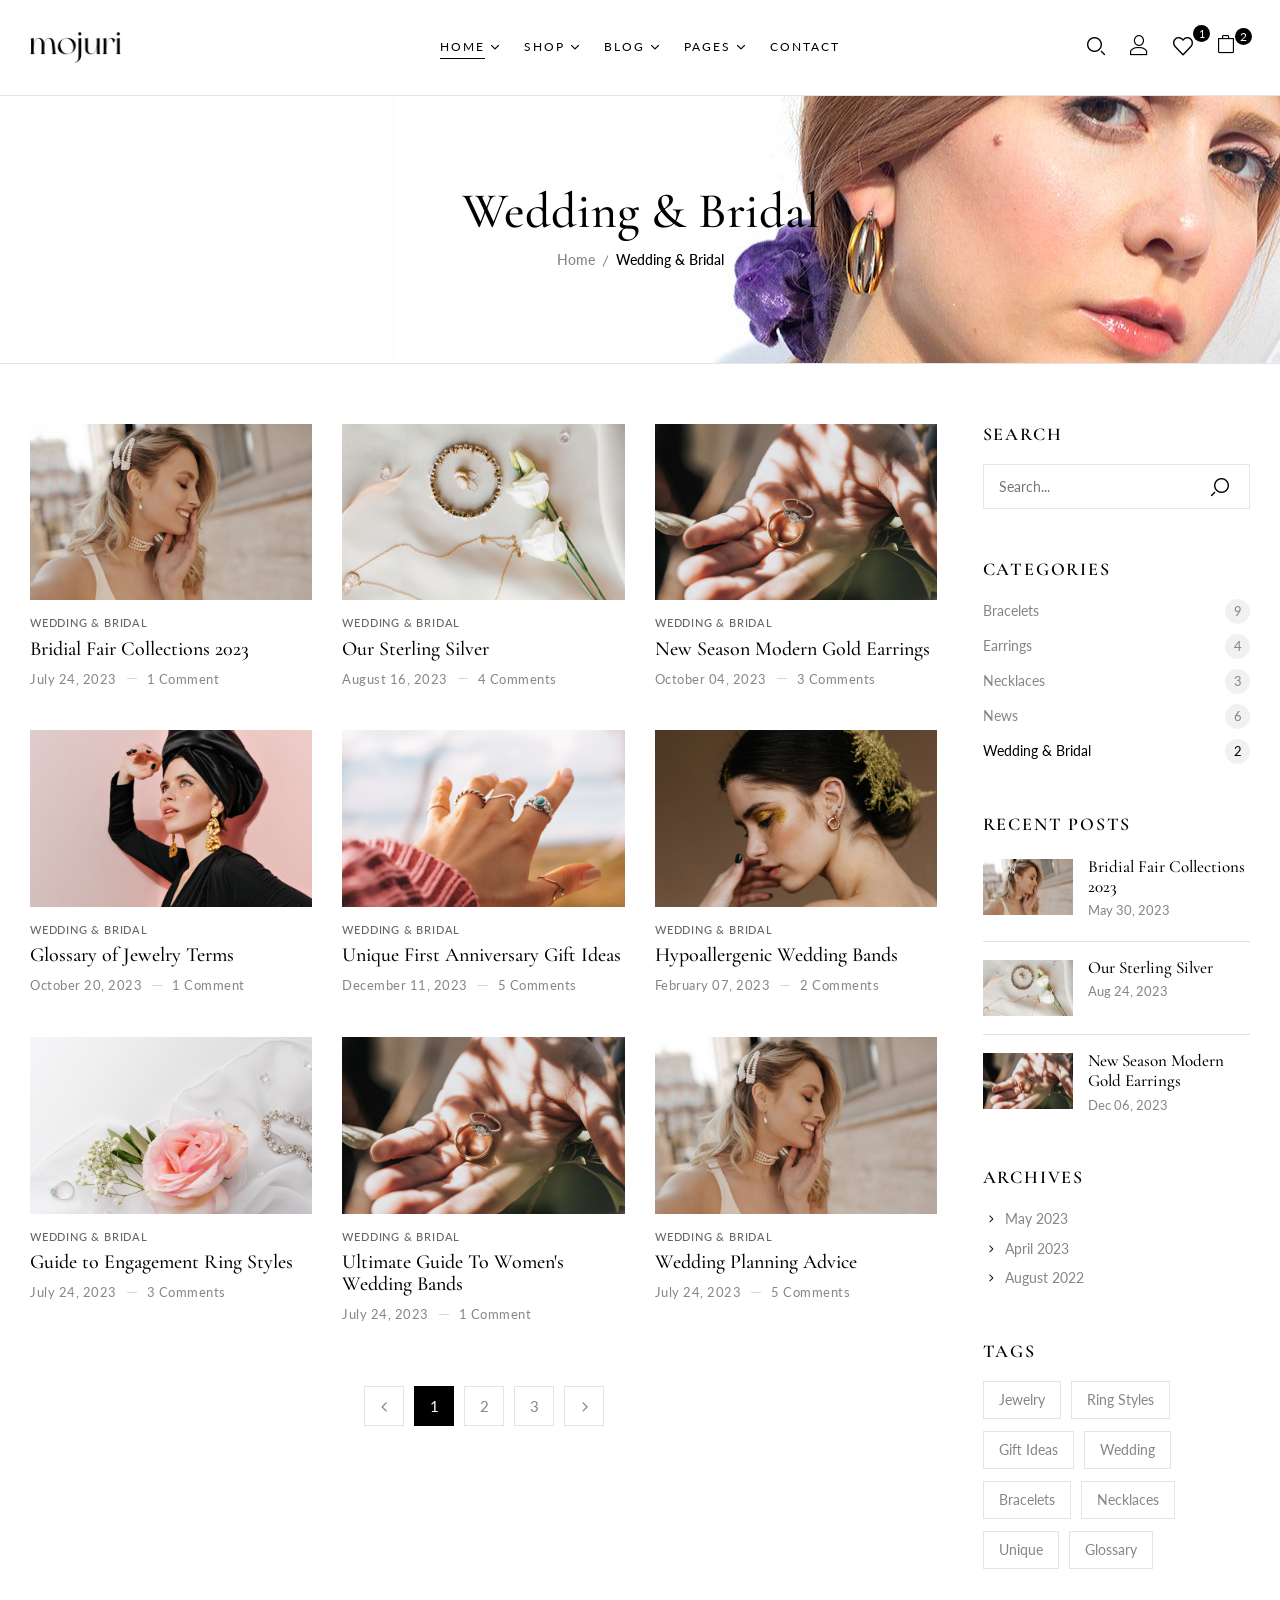
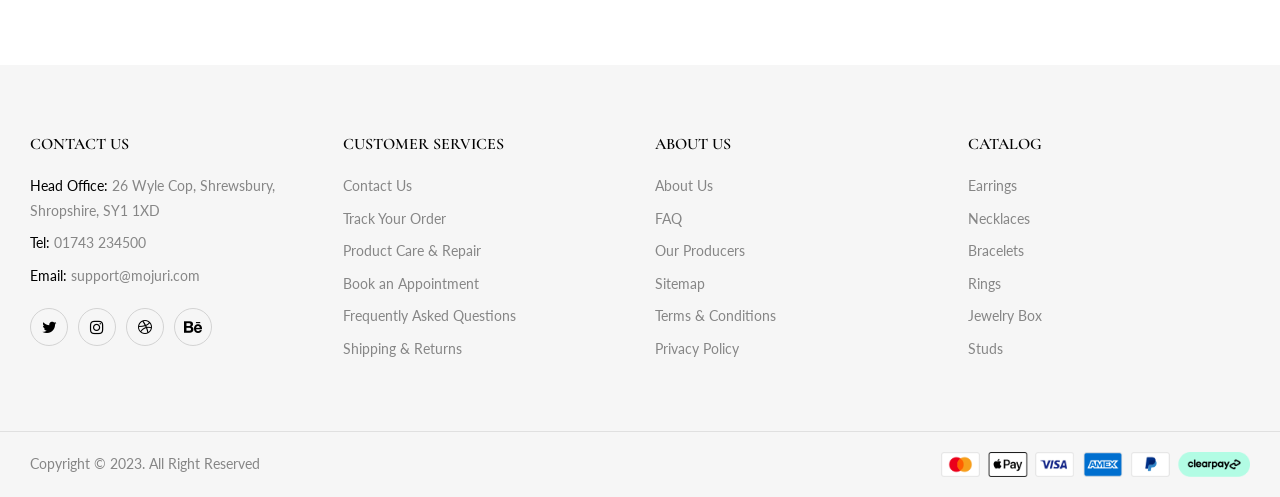
<file: blog-grid-right.html>
<!DOCTYPE html>
<html lang="en">
	<head>
		<!-- Meta Data -->
		<meta charset="UTF-8">
		<meta http-equiv="X-UA-Compatible" content="IE=edge">
		<meta name="viewport" content="width=device-width, initial-scale=1">
		<title>Blog Grid - Right Sidebar | Mojuri</title>
		
		<!-- Favicon -->
		<link rel="shortcut icon" type="image/x-icon" href="media/favicon.png">
		
		<!-- Dependency Styles -->
		<link rel="stylesheet" href="libs/bootstrap/css/bootstrap.min.css" type="text/css">
		<link rel="stylesheet" href="libs/feather-font/css/iconfont.css" type="text/css">
		<link rel="stylesheet" href="libs/icomoon-font/css/icomoon.css" type="text/css">
		<link rel="stylesheet" href="libs/font-awesome/css/font-awesome.css" type="text/css">
		<link rel="stylesheet" href="libs/wpbingofont/css/wpbingofont.css" type="text/css">
		<link rel="stylesheet" href="libs/elegant-icons/css/elegant.css" type="text/css">
		<link rel="stylesheet" href="libs/slick/css/slick.css" type="text/css">
		<link rel="stylesheet" href="libs/slick/css/slick-theme.css" type="text/css">
		<link rel="stylesheet" href="libs/mmenu/css/mmenu.min.css" type="text/css">
		<link rel="stylesheet" href="libs/slider/css/jslider.css">

		<!-- Site Stylesheet -->
		<link rel="stylesheet" href="assets/css/app.css" type="text/css">
		<link rel="stylesheet" href="assets/css/responsive.css" type="text/css">
		
		<!-- Google Web Fonts -->
		<link href="https://fonts.googleapis.com/css2?family=Cormorant+Garamond:ital,wght@0,300;0,400;0,500;0,600;0,700;1,300;1,400;1,500;1,600;1,700&display=swap" rel="stylesheet">
		<link href="https://fonts.googleapis.com/css2?family=Lato:ital,wght@0,100;0,300;0,400;0,700;0,900;1,100;1,300;1,400;1,700;1,900&display=swap" rel="stylesheet">
	</head>
	
	<body class="blog">
		<div id="page" class="hfeed page-wrapper">
			<header id="site-header" class="site-header header-v1">
				<div class="header-mobile">
					<div class="section-padding">
						<div class="section-container">
							<div class="row">
								<div class="col-xl-4 col-lg-4 col-md-4 col-sm-3 col-3 header-left">
									<div class="navbar-header">
										<button type="button" id="show-megamenu" class="navbar-toggle"></button>
									</div>
								</div>
								<div class="col-xl-4 col-lg-4 col-md-4 col-sm-6 col-6 header-center">
									<div class="site-logo">
										<a href="index.html">
											<img width="400" height="79" src="media/logo-white.png" alt="Mojuri – Jewelry Store HTML Template" />
										</a>
									</div>
								</div>
								<div class="col-xl-4 col-lg-4 col-md-4 col-sm-3 col-3 header-right">
									<div class="mojuri-topcart dropdown">
										<div class="dropdown mini-cart top-cart">
											<div class="remove-cart-shadow"></div>
											<a class="dropdown-toggle cart-icon" href="#" role="button" data-toggle="dropdown" aria-haspopup="true" aria-expanded="false">
												<div class="icons-cart"><i class="icon-large-paper-bag"></i><span class="cart-count">2</span></div>
											</a>
											<div class="dropdown-menu cart-popup">
												<div class="cart-empty-wrap">
													<ul class="cart-list">
														<li class="empty">
															<span>No products in the cart.</span>
															<a class="go-shop" href="shop-grid-left.html">GO TO SHOP<i aria-hidden="true" class="arrow_right"></i></a>
														</li>
													</ul>
												</div>
												<div class="cart-list-wrap">
													<ul class="cart-list ">
														<li class="mini-cart-item">
															<a href="#" class="remove" title="Remove this item"><i class="icon_close"></i></a>
															<a href="shop-details.html" class="product-image"><img width="600" height="600" src="media/product/3.jpg" alt=""></a>
															<a href="shop-details.html" class="product-name">Twin Hoops</a>		
															<div class="quantity">Qty: 1</div>
															<div class="price">$150.00</div>
														</li>
														<li class="mini-cart-item">
															<a href="#" class="remove" title="Remove this item"><i class="icon_close"></i></a>													
															<a href="shop-details.html" class="product-image"><img width="600" height="600" src="media/product/1.jpg" alt=""></a>
															<a href="shop-details.html" class="product-name">Medium Flat Hoops</a>
															<div class="quantity">Qty: 1</div>
															<div class="price">$100.00</div>						
														</li>
													</ul>
													<div class="total-cart">
														<div class="title-total">Total: </div>
														<div class="total-price"><span>$250.00</span></div>
													</div>
													<div class="free-ship">
														<div class="title-ship">Buy <strong>$400</strong> more to enjoy <strong>FREE Shipping</strong></div>
														<div class="total-percent"><div class="percent" style="width:20%"></div></div>
													</div>
													<div class="buttons">
														<a href="shop-cart.html" class="button btn view-cart btn-primary">View cart</a>
														<a href="shop-checkout.html" class="button btn checkout btn-default">Check out</a>
													</div>
												</div>
											</div>
										</div>
									</div>
								</div>
							</div>
						</div>
					</div>

					<div class="header-mobile-fixed">
						<!-- Shop -->
						<div class="shop-page">
							<a href="shop-grid-left.html"><i class="wpb-icon-shop"></i></a>
						</div>

						<!-- Login -->
						<div class="my-account">
							<div class="login-header">
								<a href="page-my-account.html"><i class="wpb-icon-user"></i></a>
							</div>
						</div>

						<!-- Search -->
						<div class="search-box">
							<div class="search-toggle"><i class="wpb-icon-magnifying-glass"></i></div>
						</div>

						<!-- Wishlist -->
						<div class="wishlist-box">
							<a href="shop-wishlist.html"><i class="wpb-icon-heart"></i></a>
						</div>
					</div>
				</div>

				<div class="header-desktop">
					<div class="header-wrapper">
						<div class="section-padding">
							<div class="section-container large p-l-r">
								<div class="row">
									<div class="col-xl-3 col-lg-3 col-md-12 col-sm-12 col-12 header-left">
										<div class="site-logo">
											<a href="index.html">
												<img width="400" height="140" src="media/logo.png" alt="Mojuri – Jewelry Store HTML Template" />
											</a>
										</div>
									</div>

									<div class="col-xl-6 col-lg-6 col-md-12 col-sm-12 col-12 text-center header-center">
										<div class="site-navigation">
											<nav id="main-navigation">
												<ul id="menu-main-menu" class="menu">
													<li class="level-0 menu-item menu-item-has-children current-menu-item">
														<a href="index.html"><span class="menu-item-text">Home</span></a>
														<ul class="sub-menu">
															<li>
																<a href="index.html"><span class="menu-item-text">Home Clean</span></a>
															</li>
															<li>
																<a href="index2.html"><span class="menu-item-text">Home Collection</span></a>
															</li>
															<li>
																<a href="index3.html"><span class="menu-item-text">Home Minimal</span></a>
															</li>
															<li>
																<a href="index4.html"><span class="menu-item-text">Home Modern</span></a>
															</li>
															<li>
																<a href="index5.html"><span class="menu-item-text">Home Parallax</span></a>
															</li>
															<li>
																<a href="index6.html"><span class="menu-item-text">Home Strong</span></a>
															</li>
															<li>
																<a href="index7.html"><span class="menu-item-text">Home Style</span></a>
															</li>
															<li>
																<a href="index8.html"><span class="menu-item-text">Home Unique</span></a>
															</li>
														</ul>
													</li>
													<li class="level-0 menu-item menu-item-has-children">
														<a href="shop-grid-left.html"><span class="menu-item-text">Shop</span></a>
														<ul class="sub-menu">
															<li class="level-1 menu-item menu-item-has-children">
																<a href="shop-grid-left.html"><span class="menu-item-text">Shop - Products</span></a>
																<ul class="sub-menu">
																	<li>
																		<a href="shop-grid-left.html"><span class="menu-item-text">Shop Grid - Left Sidebar</span></a>
																	</li>
																	<li>
																		<a href="shop-list-left.html"><span class="menu-item-text">Shop List - Left Sidebar</span></a>
																	</li>
																	<li>
																		<a href="shop-grid-right.html"><span class="menu-item-text">Shop Grid - Right Sidebar</span></a>
																	</li>
																	<li>
																		<a href="shop-list-right.html"><span class="menu-item-text">Shop List - Right Sidebar</span></a>
																	</li>
																	<li>
																		<a href="shop-grid-fullwidth.html"><span class="menu-item-text">Shop Grid - No Sidebar</span></a>
																	</li>
																</ul>
															</li>
															<li>
																<a href="shop-details.html"><span class="menu-item-text">Shop Details</span></a>
															</li>
															<li>
																<a href="shop-cart.html"><span class="menu-item-text">Shop - Cart</span></a>
															</li>
															<li>
																<a href="shop-checkout.html"><span class="menu-item-text">Shop - Checkout</span></a>
															</li>
															<li>
																<a href="shop-wishlist.html"><span class="menu-item-text">Shop - Wishlist</span></a>
															</li>
														</ul>
													</li>
													<li class="level-0 menu-item menu-item-has-children mega-menu mega-menu-fullwidth align-center">
														<a href="blog-grid-left.html"><span class="menu-item-text">Blog</span></a>
														<div class="sub-menu">
															<div class="row">
																<div class="col-md-5">
																	<div class="menu-section">
																		<h2 class="sub-menu-title">Blog Category</h2>
																		<ul class="menu-list">
																			<li>
																				<a href="blog-grid-left.html"><span class="menu-item-text">Blog Grid - Left Sidebar</span></a>
																			</li>
																			<li>
																				<a href="blog-grid-right.html"><span class="menu-item-text">Blog Grid - Right Sidebar</span></a>
																			</li>
																			<li>
																				<a href="blog-list-left.html"><span class="menu-item-text">Blog List - Left Sidebar</span></a>
																			</li>
																			<li>
																				<a href="blog-list-right.html"><span class="menu-item-text">Blog List - Right Sidebar</span></a>
																			</li>
																			<li>
																				<a href="blog-grid-fullwidth.html"><span class="menu-item-text">Blog Grid - No Sidebar</span></a>
																			</li>
																		</ul>
																	</div>

																	<div class="menu-section">
																		<h2 class="sub-menu-title">Blog Details</h2>
																		<ul class="menu-list">
																			<li>
																				<a href="blog-details-left.html"><span class="menu-item-text">Blog Details - Left Sidebar</span></a>
																			</li>
																			<li>
																				<a href="blog-details-right.html"><span class="menu-item-text">Blog Details - Right Sidebar</span></a>
																			</li>
																			<li>
																				<a href="blog-details-fullwidth.html"><span class="menu-item-text">Blog Details - No Sidebar</span></a>
																			</li>
																		</ul>
																	</div>
																</div>
																<div class="col-md-7">
																	<div class="menu-section">
																		<h2 class="sub-menu-title">Recent Posts</h2>
																		<div class="block block-posts recent-posts p-t-5">
																			<ul class="posts-list">
																				<li class="post-item">
																					<a href="blog-details-right.html" class="post-image">
																						<img src="media/blog/1.jpg">
																					</a>
																					<div class="post-content">
																						<h2 class="post-title">
																							<a href="blog-details-right.html">
																								Bridial Fair Collections 2023
																							</a>
																						</h2>
																						<div class="post-time">
																							<span class="post-date">May 30, 2022</span>
																							<span class="post-comment">4 Comments</span>
																						</div>
																					</div>
																				</li>
																				<li class="post-item">
																					<a href="blog-details-right.html" class="post-image">
																						<img src="media/blog/2.jpg">
																					</a>
																					<div class="post-content">
																						<h2 class="post-title">
																							<a href="blog-details-right.html">
																								Our Sterling Silver
																							</a>
																						</h2>
																						<div class="post-time">
																							<span class="post-date">Aug 24, 2022</span>
																							<span class="post-comment">2 Comments</span>
																						</div>
																					</div>
																				</li>
																				<li class="post-item">
																					<a href="blog-details-right.html" class="post-image">
																						<img src="media/blog/3.jpg">
																					</a>
																					<div class="post-content">
																						<h2 class="post-title">
																							<a href="blog-details-right.html">
																								Kitchen Inspired On Japanese
																							</a>
																						</h2>
																						<div class="post-time">
																							<span class="post-date">Dec 06, 2022</span>
																							<span class="post-comment">1 Comment</span>
																						</div>
																					</div>
																				</li>
																			</ul>
																		</div>
																	</div>
																</div>
															</div>
														</div>
													</li>
													<li class="level-0 menu-item menu-item-has-children">
														<a href="#"><span class="menu-item-text">Pages</span></a>
														<ul class="sub-menu">
															<li>
																<a href="page-login.html"><span class="menu-item-text">Login / Register</span></a>
															</li>
															<li>
																<a href="page-forgot-password.html"><span class="menu-item-text">Forgot Password</span></a>
															</li>
															<li>
																<a href="page-my-account.html"><span class="menu-item-text">My Account</span></a>
															</li>
															<li>
																<a href="page-about.html"><span class="menu-item-text">About Us</span></a>
															</li>
															<li>
																<a href="page-contact.html"><span class="menu-item-text">Contact</span></a>
															</li>
															<li>
																<a href="page-faq.html"><span class="menu-item-text">FAQ</span></a>
															</li>
															<li>
																<a href="page-404.html"><span class="menu-item-text">Page 404</span></a>
															</li>
														</ul>
													</li>
													<li class="level-0 menu-item">
														<a href="page-contact.html"><span class="menu-item-text">Contact</span></a>
													</li>
												</ul>
											</nav>
										</div>
									</div>

									<div class="col-xl-3 col-lg-3 col-md-12 col-sm-12 col-12 header-right">
										<div class="header-page-link">
											<!-- Search -->
											<div class="search-box">
												<div class="search-toggle"><i class="icon-search"></i></div>
											</div>

											<!-- Login -->
											<div class="login-header icon">
												<a class="active-login" href="#"><i class="icon-user"></i></a>
												<div class="form-login-register">
													<div class="box-form-login">
														<div class="active-login"></div>
														<div class="box-content">
															<div class="form-login active">
																<form id="login_ajax" method="post" class="login">
																	<h2>Sign in</h2>
																	<p class="status"></p>
																	<div class="content">
																		<div class="username">
																			<input type="text" required="required" class="input-text" name="username" id="username" placeholder="Your name"/>
																		</div>
																		<div class="password">
																			<input class="input-text" required="required" type="password" name="password" id="password" placeholder="Password"/>
																		</div>
																		<div class="rememberme-lost">
																			<div class="rememberme">
																				<input name="rememberme" type="checkbox" id="rememberme" value="forever"/>
																				<label for="rememberme" class="inline">Remember me</label>
																			</div>
																			<div class="lost_password">
																				<a href="forgot-password.html">Lost your password?</a>
																			</div>
																		</div>
																		<div class="button-login">
																			<input type="submit" class="button" name="login" value="Login"/>
																		</div>
																		<div class="button-next-reregister">Create An Account</div>
																	</div>						
																</form>
															</div>
															<div class="form-register">
																<form method="post" class="register">
																	<h2>REGISTER</h2>
																	<div class="content">
																		<div class="email">
																			<input type="email" class="input-text" placeholder="Email" name="email" id="reg_email" value=""/>
																		</div>
																		<div class="password">
																			<input type="password" class="input-text" placeholder="Password" name="password" id="reg_password"/>
																		</div>															
																		<div class="button-register">
																			<input type="submit" class="button" name="register" value="Register"/>
																		</div>
																		<div class="button-next-login">Already has an account</div>
																	</div>
																</form>
															</div>
														</div>
													</div>
												</div>
											</div>

											<!-- Wishlist -->
											<div class="wishlist-box">
												<a href="shop-wishlist.html"><i class="icon-heart"></i></a>
												<span class="count-wishlist">1</span>
											</div>
											
											<!-- Cart -->
											<div class="mojuri-topcart dropdown light">
												<div class="dropdown mini-cart top-cart">
													<div class="remove-cart-shadow"></div>
													<a class="dropdown-toggle cart-icon" href="#" role="button" data-toggle="dropdown" aria-haspopup="true" aria-expanded="false">
														<div class="icons-cart"><i class="icon-large-paper-bag"></i><span class="cart-count">2</span></div>
													</a>
													<div class="dropdown-menu cart-popup">
														<div class="cart-empty-wrap">
															<ul class="cart-list">
																<li class="empty">
																	<span>No products in the cart.</span>
																	<a class="go-shop" href="shop-grid-left.html">GO TO SHOP<i aria-hidden="true" class="arrow_right"></i></a>
																</li>
															</ul>
														</div>
														<div class="cart-list-wrap">
															<ul class="cart-list ">
																<li class="mini-cart-item">
																	<a href="#" class="remove" title="Remove this item"><i class="icon_close"></i></a>
																	<a href="shop-details.html" class="product-image"><img width="600" height="600" src="media/product/3.jpg" alt=""></a>
																	<a href="shop-details.html" class="product-name">Twin Hoops</a>		
																	<div class="quantity">Qty: 1</div>
																	<div class="price">$150.00</div>
																</li>
																<li class="mini-cart-item">
																	<a href="#" class="remove" title="Remove this item"><i class="icon_close"></i></a>													
																	<a href="shop-details.html" class="product-image"><img width="600" height="600" src="media/product/1.jpg" alt=""></a>
																	<a href="shop-details.html" class="product-name">Medium Flat Hoops</a>
																	<div class="quantity">Qty: 1</div>
																	<div class="price">$100.00</div>						
																</li>
															</ul>
															<div class="total-cart">
																<div class="title-total">Total: </div>
																<div class="total-price"><span>$250.00</span></div>
															</div>
															<div class="free-ship">
																<div class="title-ship">Buy <strong>$400</strong> more to enjoy <strong>FREE Shipping</strong></div>
																<div class="total-percent"><div class="percent" style="width:20%"></div></div>
															</div>
															<div class="buttons">
																<a href="shop-cart.html" class="button btn view-cart btn-primary">View cart</a>
																<a href="shop-checkout.html" class="button btn checkout btn-default">Check out</a>
															</div>
														</div>
													</div>
												</div>
											</div>
										</div>
									</div>
								</div>
							</div>
						</div>
					</div>
				</div>
			</header>

			<div id="site-main" class="site-main">
				<div id="main-content" class="main-content">
					<div id="primary" class="content-area">
						<div id="title" class="page-title">
							<div class="section-container">
								<div class="content-title-heading">
									<h1 class="text-title-heading">
										Wedding & Bridal
									</h1>
								</div>
								<div class="breadcrumbs">
									<a href="index.html">Home</a><span class="delimiter"></span>Wedding & Bridal
								</div>
							</div>
						</div>

						<div id="content" class="site-content" role="main">
							<div class="section-padding">
								<div class="section-container p-l-r">
									<div class="row">
										<div class="col-xl-9 col-lg-9 col-md-12 col-12 posts-column">
											<div class="posts-list grid">
												<div class="row">
													<div class="col-xl-4 col-lg-4 col-md-4 col-sm-6">
														<div class="post-entry clearfix post-wapper">
															<div class="post-image">
																<a href="blog-details-right.html">
																	<img src="media/blog/1.jpg" alt="">
																</a>
															</div>
															<div class="post-content">
																<div class="post-categories">
																	<a href="blog-grid-right.html">Wedding & Bridal</a>
																</div>
																<h2 class="post-title">
																	<a href="blog-details-right.html">Bridial Fair Collections 2023</a>
																</h2>
																<div class="post-meta">
																	<span class="post-time">July 24, 2023</span>
																	<span class="post-comment">1 Comment</span>															
																</div>
															</div>
														</div>
													</div>
													<div class="col-xl-4 col-lg-4 col-md-4 col-sm-6">
														<div class="post-entry clearfix post-wapper">
															<div class="post-image">
																<a href="blog-details-right.html">
																	<img src="media/blog/2.jpg" alt="">
																</a>
															</div>
															<div class="post-content">
																<div class="post-categories">
																	<a href="blog-grid-right.html">Wedding & Bridal</a>
																</div>
																<h2 class="post-title">
																	<a href="blog-details-right.html">Our Sterling Silver</a>
																</h2>
																<div class="post-meta">
																	<span class="post-time">August 16, 2023</span>
																	<span class="post-comment">4 Comments</span>														
																</div>
															</div>
														</div>
													</div>
													<div class="col-xl-4 col-lg-4 col-md-4 col-sm-6">
														<div class="post-entry clearfix post-wapper">
															<div class="post-image">
																<a href="blog-details-right.html">
																	<img src="media/blog/3.jpg" alt="">
																</a>
															</div>
															<div class="post-content">
																<div class="post-categories">
																	<a href="blog-grid-right.html">Wedding & Bridal</a>
																</div>
																<h2 class="post-title">
																	<a href="blog-details-right.html">New Season Modern Gold Earrings</a>
																</h2>
																<div class="post-meta">
																	<span class="post-time">October 04, 2023</span>
																	<span class="post-comment">3 Comments</span>															
																</div>
															</div>
														</div>
													</div>
													<div class="col-xl-4 col-lg-4 col-md-4 col-sm-6">
														<div class="post-entry clearfix post-wapper">
															<div class="post-image">
																<a href="blog-details-right.html">
																	<img src="media/blog/4.jpg" alt="">
																</a>
															</div>
															<div class="post-content">
																<div class="post-categories">
																	<a href="blog-grid-right.html">Wedding & Bridal</a>
																</div>
																<h2 class="post-title">
																	<a href="blog-details-right.html">Glossary of Jewelry Terms</a>
																</h2>
																<div class="post-meta">
																	<span class="post-time">October 20, 2023</span>
																	<span class="post-comment">1 Comment</span>															
																</div>
															</div>
														</div>
													</div>
													<div class="col-xl-4 col-lg-4 col-md-4 col-sm-6">
														<div class="post-entry clearfix post-wapper">
															<div class="post-image">
																<a href="blog-details-right.html">
																	<img src="media/blog/5.jpg" alt="">
																</a>
															</div>
															<div class="post-content">
																<div class="post-categories">
																	<a href="blog-grid-right.html">Wedding & Bridal</a>
																</div>
																<h2 class="post-title">
																	<a href="blog-details-right.html">Unique First Anniversary Gift Ideas</a>
																</h2>
																<div class="post-meta">
																	<span class="post-time">December 11, 2023</span>
																	<span class="post-comment">5 Comments</span>															
																</div>
															</div>
														</div>
													</div>
													<div class="col-xl-4 col-lg-4 col-md-4 col-sm-6">
														<div class="post-entry clearfix post-wapper">
															<div class="post-image">
																<a href="blog-details-right.html">
																	<img src="media/blog/6.jpg" alt="">
																</a>
															</div>
															<div class="post-content">
																<div class="post-categories">
																	<a href="blog-grid-right.html">Wedding & Bridal</a>
																</div>
																<h2 class="post-title">
																	<a href="blog-details-right.html">Hypoallergenic Wedding Bands</a>
																</h2>
																<div class="post-meta">
																	<span class="post-time">February 07, 2023</span>
																	<span class="post-comment">2 Comments</span>															
																</div>
															</div>
														</div>
													</div>
													<div class="col-xl-4 col-lg-4 col-md-4 col-sm-6">
														<div class="post-entry clearfix post-wapper">
															<div class="post-image">
																<a href="blog-details-right.html">
																	<img src="media/blog/7.jpg" alt="">
																</a>
															</div>
															<div class="post-content">
																<div class="post-categories">
																	<a href="blog-grid-right.html">Wedding & Bridal</a>
																</div>
																<h2 class="post-title">
																	<a href="blog-details-right.html">Guide to Engagement Ring Styles</a>
																</h2>
																<div class="post-meta">
																	<span class="post-time">July 24, 2023</span>
																	<span class="post-comment">3 Comments</span>															
																</div>
															</div>
														</div>
													</div>
													<div class="col-xl-4 col-lg-4 col-md-4 col-sm-6">
														<div class="post-entry clearfix post-wapper">
															<div class="post-image">
																<a href="blog-details-right.html">
																	<img src="media/blog/3.jpg" alt="">
																</a>
															</div>
															<div class="post-content">
																<div class="post-categories">
																	<a href="blog-grid-right.html">Wedding & Bridal</a>
																</div>
																<h2 class="post-title">
																	<a href="blog-details-right.html">Ultimate Guide To Women's Wedding Bands</a>
																</h2>
																<div class="post-meta">
																	<span class="post-time">July 24, 2023</span>
																	<span class="post-comment">1 Comment</span>															
																</div>
															</div>
														</div>
													</div>
													<div class="col-xl-4 col-lg-4 col-md-4 col-sm-6">
														<div class="post-entry clearfix post-wapper">
															<div class="post-image">
																<a href="blog-details-right.html">
																	<img src="media/blog/1.jpg" alt="">
																</a>
															</div>
															<div class="post-content">
																<div class="post-categories">
																	<a href="blog-grid-right.html">Wedding & Bridal</a>
																</div>
																<h2 class="post-title">
																	<a href="blog-details-right.html">Wedding Planning Advice</a>
																</h2>
																<div class="post-meta">
																	<span class="post-time">July 24, 2023</span>
																	<span class="post-comment">5 Comments</span>															
																</div>
															</div>
														</div>
													</div>
												</div>
											</div>

											<nav class="pagination">
												<ul class="page-numbers">
													<li><a class="prev page-numbers" href="#">Previous</a></li>
													<li><span aria-current="page" class="page-numbers current">1</span></li>
													<li><a class="page-numbers" href="#">2</a></li>
													<li><a class="page-numbers" href="#">3</a></li>
													<li><a class="next page-numbers" href="#">Next</a></li>
												</ul>
											</nav>
										</div>

										<div class="col-xl-3 col-lg-3 col-md-12 col-12 sidebar right-sidebar md-b-50">
											<!-- Block Post Search -->
											<div class="block block-post-search">
												<div class="block-title"><h2>Search</h2></div>
												<div class="block-content">
													<form method="get" class="search-from" action="">
														<input type="text" value="" name="s" class="s" placeholder="Search...">
														<button class="btn" type="submit">
															<i class="icon-search"></i>
														</button>
									  				</form>
												</div>
											</div>

											<!-- Block Post Categories -->
											<div class="block block-post-cats">
												<div class="block-title"><h2>Categories</h2></div>
												<div class="block-content">
													<div class="post-cats-list">
														<ul>
															<li>
																<a href="blog-grid-left.html">Bracelets <span class="count">9</span></a>
															</li>
															<li>
																<a href="blog-grid-left.html">Earrings <span class="count">4</span></a>
															</li>
															<li>
																<a href="blog-grid-left.html">Necklaces <span class="count">3</span></a>
															</li>
															<li>
																<a href="blog-grid-left.html">News <span class="count">6</span></a>
															</li>
															<li class="current">
																<a href="blog-grid-left.html">Wedding & Bridal <span class="count">2</span></a>
															</li>
														</ul>
													</div>
												</div>
											</div>

											<!-- Block Posts -->
											<div class="block block-posts">
												<div class="block-title"><h2>Recent Posts</h2></div>
												<div class="block-content">
													<ul class="posts-list">
														<li class="post-item">
															<a href="blog-details-right.html" class="post-image">
																<img src="media/blog/1.jpg">
															</a>
															<div class="post-content">
																<h2 class="post-title">
																	<a href="blog-details-right.html">
																		Bridial Fair Collections 2023
																	</a>
																</h2>
																<div class="post-time">
																	<span class="post-date">May 30, 2023</span>
																</div>
															</div>
														</li>
														<li class="post-item">
															<a href="blog-details-right.html" class="post-image">
																<img src="media/blog/2.jpg">
															</a>
															<div class="post-content">
																<h2 class="post-title">
																	<a href="blog-details-right.html">
																		Our Sterling Silver
																	</a>
																</h2>
																<div class="post-time">
																	<span class="post-date">Aug 24, 2023</span>
																</div>
															</div>
														</li>
														<li class="post-item">
															<a href="blog-details-right.html" class="post-image">
																<img src="media/blog/3.jpg">
															</a>
															<div class="post-content">
																<h2 class="post-title">
																	<a href="blog-details-right.html">
																		New Season Modern Gold Earrings
																	</a>
																</h2>
																<div class="post-time">
																	<span class="post-date">Dec 06, 2023</span>
																</div>
															</div>
														</li>
													</ul>
												</div>
											</div>

											<!-- Block Post Archives -->
											<div class="block block-post-archives">
												<div class="block-title"><h2>Archives</h2></div>
												<div class="block-content">
													<div class="post-archives-list">
														<ul>
															<li>
																<a href="blog-grid-left.html">May 2023</a>
															</li>
															<li>
																<a href="blog-grid-left.html">April 2023</a>
															</li>
															<li>
																<a href="blog-grid-left.html">August 2022</a>
															</li>
														</ul>
													</div>
												</div>
											</div>

											<!-- Block Post Tags -->
											<div class="block block-post-tags">
												<div class="block-title"><h2>Tags</h2></div>
												<div class="block-content">
													<div class="post-tags-list">
														<ul>
															<li>
																<a href="blog-grid-left.html">Jewelry</a>
															</li>
															<li>
																<a href="blog-grid-left.html">Ring Styles</a>
															</li>
															<li>
																<a href="blog-grid-left.html">Gift Ideas</a>
															</li>
															<li>
																<a href="blog-grid-left.html">Wedding</a>
															</li>
															<li>
																<a href="blog-grid-left.html">Bracelets</a>
															</li>
															<li>
																<a href="blog-grid-left.html">Necklaces</a>
															</li>
															<li>
																<a href="blog-grid-left.html">Unique</a>
															</li>
															<li>
																<a href="blog-grid-left.html">Glossary</a>
															</li>
														</ul>
													</div>
												</div>
											</div>
										</div>
									</div>
								</div>
							</div>
						</div><!-- #content -->
					</div><!-- #primary -->
				</div><!-- #main-content -->
			</div>

			<footer id="site-footer" class="site-footer background four-columns">
				<div class="footer">
					<div class="section-padding">
						<div class="section-container">
							<div class="block-widget-wrap">
								<div class="row">
									<div class="col-lg-3 col-md-6 column-1">
										<div class="block block-menu m-b-20">
											<h2 class="block-title">Contact Us</h2>
											<div class="block-content">
												<ul>
													<li>
														<span>Head Office:</span> 26 Wyle Cop, Shrewsbury, Shropshire, SY1 1XD
													</li>
													<li>
														<span>Tel:</span> 01743 234500
													</li>
													<li>
														<span>Email:</span> <a href="mailto:support@mojuri.com">support@mojuri.com</a>
													</li>
												</ul>
											</div>
										</div>

										<div class="block block-social">
											<ul class="social-link">
												<li><a href="#"><i class="fa fa-twitter"></i></a></li>
												<li><a href="#"><i class="fa fa-instagram"></i></a></li>
												<li><a href="#"><i class="fa fa-dribbble"></i></a></li>
												<li><a href="#"><i class="fa fa-behance"></i></a></li>
											</ul>
										</div>
									</div>
									<div class="col-lg-3 col-md-6 column-2">
										<div class="block block-menu">
											<h2 class="block-title">Customer Services</h2>
											<div class="block-content">
												<ul>
													<li>
														<a href="shop-grid-left.html">Contact Us</a>
													</li>
													<li>
														<a href="shop-grid-left.html">Track Your Order</a>
													</li>
													<li>
														<a href="shop-grid-left.html">Product Care & Repair</a>
													</li>
													<li>
														<a href="shop-grid-left.html">Book an Appointment</a>
													</li>
													<li>
														<a href="shop-grid-left.html">Frequently Asked Questions</a>
													</li>
													<li>
														<a href="shop-grid-left.html">Shipping & Returns</a>
													</li>
												</ul>
											</div>
										</div>
									</div>
									<div class="col-lg-3 col-md-6 column-3">
										<div class="block block-menu">
											<h2 class="block-title">About Us</h2>
											<div class="block-content">
												<ul>
													<li>
														<a href="#">About Us</a>
													</li>
													<li>
														<a href="#">FAQ</a>
													</li>
													<li>
														<a href="#">Our Producers</a>
													</li>
													<li>
														<a href="#">Sitemap</a>
													</li>
													<li>
														<a href="#">Terms & Conditions</a>
													</li>
													<li>
														<a href="#">Privacy Policy</a>
													</li>
												</ul>
											</div>
										</div>
									</div>
									<div class="col-lg-3 col-md-6 column-4">
										<div class="block block-menu">
											<h2 class="block-title">Catalog</h2>
											<div class="block-content">
												<ul>
													<li>
														<a href="shop-grid-left.html">Earrings</a>
													</li>
													<li>
														<a href="shop-grid-left.html">Necklaces</a>
													</li>
													<li>
														<a href="shop-grid-left.html">Bracelets</a>
													</li>
													<li>
														<a href="shop-grid-left.html">Rings</a>
													</li>
													<li>
														<a href="shop-grid-left.html">Jewelry Box</a>
													</li>
													<li>
														<a href="shop-grid-left.html">Studs</a>
													</li>
												</ul>
											</div>
										</div>
									</div>
								</div>
							</div>
						</div>
					</div>
				</div>
				<div class="footer-bottom">
					<div class="section-padding">
						<div class="section-container">
							<div class="block-widget-wrap">
								<div class="row">
									<div class="col-md-6">
										<div class="footer-left">
											<p class="copyright">Copyright © 2023. All Right Reserved</p>
										</div>
									</div>
									<div class="col-md-6">
										<div class="footer-right">
											<div class="block block-image">
												<img width="309" height="32" src="media/payments.png" alt="">
											</div>
										</div>
									</div>
								</div>
							</div>
						</div>
					</div>
				</div>
			</footer>
		</div>

		<!-- Back Top button -->
		<div class="back-top button-show">
			<i class="arrow_carrot-up"></i>
		</div>

		<!-- Search -->
		<div class="search-overlay">
			<div class="close-search"></div>
			<div class="wrapper-search">
				<form role="search" method="get" class="search-from ajax-search" action="">
					<a href="#" class="search-close"></a>
					<div class="search-box">
						<button id="searchsubmit" class="btn" type="submit">
							<i class="icon-search"></i>
						</button>
						<input type="text" autocomplete="off" value="" name="s" class="input-search s" placeholder="Search...">
						<div class="content-menu_search">
							<label>Suggested</label>
							<ul id="menu_search" class="menu">
								<li><a href="#">Earrings</a></li>
								<li><a href="#">Necklaces</a></li>
								<li><a href="#">Bracelets</a></li>
								<li><a href="#">Jewelry Box</a></li>
							</ul>			
						</div>
					</div>
				</form>	
			</div>	
		</div>

		<!-- Wishlist -->
		<div class="wishlist-popup">
			<div class="wishlist-popup-inner">
                <div class="wishlist-popup-content">
                    <div class="wishlist-popup-content-top">
                        <span class="wishlist-name">Wishlist</span>
						<span class="wishlist-count-wrapper"><span class="wishlist-count">2</span></span>                                
						<span class="wishlist-popup-close"></span>
                    </div>
                    <div class="wishlist-popup-content-mid">
						<table class="wishlist-items">                        
							<tbody>
								<tr class="wishlist-item">
									<td class="wishlist-item-remove"><span></span></td>
									<td class="wishlist-item-image">
                                    	<a href="shop-details.html">
											<img width="600" height="600" src="media/product/3.jpg" alt="">                                        
										</a>
		                       		</td>
			                        <td class="wishlist-item-info">
										<div class="wishlist-item-name">
											<a href="shop-details.html">Twin Hoops</a>
										</div>
										<div class="wishlist-item-price">
											<span>$150.00</span>
										</div>
										<div class="wishlist-item-time">June 4, 2022</div>                                
									</td>
			                        <td class="wishlist-item-actions">
			                            <div class="wishlist-item-stock">
											In stock 
										</div>
			                            <div class="wishlist-item-add">
											<div data-title="Add to cart">
												<a rel="nofollow" href="#">Add to cart</a>
											</div>
										</div>
	                                </td>
								</tr>
								<tr class="wishlist-item">
									<td class="wishlist-item-remove"><span></span></td>
									<td class="wishlist-item-image">
                                    	<a href="shop-details.html">
											<img width="600" height="600" src="media/product/4.jpg" alt="">                                        
										</a>
		                       		</td>
			                        <td class="wishlist-item-info">
										<div class="wishlist-item-name">
											<a href="shop-details.html">Yilver And Turquoise Earrings</a>
										</div>
										<div class="wishlist-item-price">
											<del aria-hidden="true"><span>$150.00</span></del> 
											<ins><span>$100.00</span></ins>
										</div>
										<div class="wishlist-item-time">June 4, 2022</div>                                
									</td>
			                        <td class="wishlist-item-actions">
			                            <div class="wishlist-item-stock">
											In stock 
										</div>
			                            <div class="wishlist-item-add">
											<div data-title="Add to cart">
												<a rel="nofollow" href="#">Add to cart</a>
											</div>
										</div>
	                                </td>
								</tr>
							</tbody>
						</table>
					</div>
                    <div class="wishlist-popup-content-bot">
                        <div class="wishlist-popup-content-bot-inner">
                            <a class="wishlist-page" href="shop-wishlist.html">
								Open wishlist page                                    
							</a>
                            <span class="wishlist-continue" data-url="">
                                Continue shopping                                        
                            </span>
                        </div>
                        <div class="wishlist-notice wishlist-notice-show">Added to the wishlist!</div>
                    </div>
                </div>
            </div>
		</div>

		<!-- Compare -->
		<div class="compare-popup">
		    <div class="compare-popup-inner">
		        <div class="compare-table">
		            <div class="compare-table-inner">
                    	<a href="#" id="compare-table-close" class="compare-table-close">
                    		<span class="compare-table-close-icon"></span>
                    	</a>
                    	<div class="compare-table-items">
                    		<table id="product-table" class="product-table">
                    			<thead>
                    				<tr>
                    					<th>
                    						<a href="#" class="compare-table-settings">Settings</a>
                    					</th>
                    					<th>
                    						<a href="shop-details.html">Twin Hoops</a> <span class="remove">remove</span>
                    					</th>
                    					<th>
                    						<a href="shop-details.html">Medium Flat Hoops</a> <span class="remove">remove</span>
                    					</th>
                    					<th>
                    						<a href="shop-details.html">Bold Pearl Hoop Earrings</a> <span class="remove">remove</span>
                    					</th>
                    				</tr>
                    			</thead>
                    			<tbody>
                    				<tr class="tr-image">
                    					<td class="td-label">Image</td>
                    					<td>
                    						<a href="shop-details.html">
                    							<img width="600" height="600" src="media/product/3.jpg" alt="">
                    						</a>
                    					</td>
                    					<td>
                    						<a href="shop-details.html">
                    							<img width="600" height="600" src="media/product/1.jpg" alt="">
                    						</a>
                    					</td>
                    					<td>
                    						<a href="shop-details.html">
                    							<img width="600" height="600" src="media/product/2.jpg" alt="">
                    						</a>
                    					</td>
                    				</tr>
                    				<tr class="tr-sku">
                    					<td class="td-label">SKU</td>
                    					<td>VN00189</td>
                    					<td></td>
                    					<td>D1116</td>
                    				</tr>
                    				<tr class="tr-rating">
                    					<td class="td-label">Rating</td>
                    					<td>
                    						<div class="star-rating">
                    							<span style="width:80%"></span>
                    						</div>
                    					</td>
                    					<td>
                    						<div class="star-rating">
                    							<span style="width:100%"></span>
                    						</div>
                    					</td>
                    					<td></td>
                    				</tr>
                    				<tr class="tr-price">
                    					<td class="td-label">Price</td>
                    					<td><span class="amount">$150.00</span></td>
                    					<td><del><span class="amount">$150.00</span></del> <ins><span class="amount">$100.00</span></ins></td>
                    					<td><span class="amount">$200.00</span></td>
                    				</tr>
                    				<tr class="tr-add-to-cart">
                    					<td class="td-label">Add to cart</td>
                    					<td>
                    						<div data-title="Add to cart">
                    							<a href="#" class="button">Add to cart</a>
                    						</div>
                    					</td>
                    					<td>
                    						<div data-title="Add to cart">
                    							<a href="#" class="button">Add to cart</a>
                    						</div>
                    					</td>
                    					<td>
                    						<div data-title="Add to cart">
                    							<a href="#" class="button">Add to cart</a>
                    						</div>
                    					</td>
                    				</tr>
                    				<tr class="tr-description">
                    					<td class="td-label">Description</td>
                    					<td>Phasellus sed volutpat orci. Fusce eget lore mauris vehicula elementum gravida nec dui. Aenean aliquam varius ipsum, non ultricies tellus sodales eu. Donec dignissim viverra nunc, ut aliquet magna posuere eget.</td>
                    					<td>Lorem ipsum dolor sit amet, consectetur adipiscing elit, sed do eiusmod tempor incididunt ut labore et dolore magna aliqua. Ut enim ad minim veniam, quis nostrud exercitation ullamco laboris nisi ut aliquip ex ea commodo consequat. Duis aute irure dolor in reprehenderit in voluptate velit esse cillum dolore eu fugiat nulla pariatur.</td>
                    					<td>The EcoSmart Fleece Hoodie full-zip hooded jacket provides medium weight fleece comfort all year around. Feel better in this sweatshirt because Hanes keeps plastic bottles of landfills by using recycled polyester.7.8 ounce fleece sweatshirt made with up to 5 percent polyester created from recycled plastic.</td>
                    				</tr>
                    				<tr class="tr-content">
                    					<td class="td-label">Content</td>
                    					<td>Lorem ipsum dolor sit amet, consectetur adipisicing elit, sed do eiusmod tempor incididunt ut labore et dolore magna aliqua. Ut enim ad minim veniam, quis nostrud exercitation ullamco laboris nisi ut aliquip ex ea commodo consequat. Duis aute irure dolor in reprehenderit in voluptate velit esse cillum dolore eu fugiat nulla pariatur. Excepteur sint occaecat cupidatat non proident, sunt in culpa qui officia deserunt mollit anim id est laborum. Sed ut perspiciatis unde omnis iste natus error sit voluptatem accusantium doloremque laudantium, totam rem aperiam, eaque ipsa quae ab illo inventore veritatis et quasi architecto beatae vitae dicta sunt explicabo. Nemo enim ipsam voluptatem quia voluptas sit aspernatur aut odit aut fugit, sed quia consequuntur magni dolores eos qui ratione voluptatem sequi nesciunt. Neque porro quisquam est, qui dolorem ipsum quia dolor sit amet, consectetur, adipisci velit, sed quia non numquam eius modi tempora incidunt ut labore et dolore magnam aliquam quaerat voluptatem.</td>
                    					<td>Lorem ipsum dolor sit amet, consectetur adipisicing elit, sed do eiusmod tempor incididunt ut labore et dolore magna aliqua. Ut enim ad minim veniam, quis nostrud exercitation ullamco laboris nisi ut aliquip ex ea commodo consequat. Duis aute irure dolor in reprehenderit in voluptate velit esse cillum dolore eu fugiat nulla pariatur. Excepteur sint occaecat cupidatat non proident, sunt in culpa qui officia deserunt mollit anim id est laborum. Sed ut perspiciatis unde omnis iste natus error sit voluptatem accusantium doloremque laudantium, totam rem aperiam, eaque ipsa quae ab illo inventore veritatis et quasi architecto beatae vitae dicta sunt explicabo. Nemo enim ipsam voluptatem quia voluptas sit aspernatur aut odit aut fugit, sed quia consequuntur magni dolores eos qui ratione voluptatem sequi nesciunt. Neque porro quisquam est, qui dolorem ipsum quia dolor sit amet, consectetur, adipisci velit, sed quia non numquam eius modi tempora incidunt ut labore et dolore magnam aliquam quaerat voluptatem.</td>
                    					<td>Lorem ipsum dolor sit amet, consectetur adipisicing elit, sed do eiusmod tempor incididunt ut labore et dolore magna aliqua. Ut enim ad minim veniam, quis nostrud exercitation ullamco laboris nisi ut aliquip ex ea commodo consequat. Duis aute irure dolor in reprehenderit in voluptate velit esse cillum dolore eu fugiat nulla pariatur. Excepteur sint occaecat cupidatat non proident, sunt in culpa qui officia deserunt mollit anim id est laborum. Sed ut perspiciatis unde omnis iste natus error sit voluptatem accusantium doloremque laudantium, totam rem aperiam, eaque ipsa quae ab illo inventore veritatis et quasi architecto beatae vitae dicta sunt explicabo. Nemo enim ipsam voluptatem quia voluptas sit aspernatur aut odit aut fugit, sed quia consequuntur magni dolores eos qui ratione voluptatem sequi nesciunt. Neque porro quisquam est, qui dolorem ipsum quia dolor sit amet, consectetur, adipisci velit, sed quia non numquam eius modi tempora incidunt ut labore et dolore magnam aliquam quaerat voluptatem.</td>
                    				</tr>
                    				<tr class="tr-dimensions">
                    					<td class="td-label">Dimensions</td>
                    					<td>N/A</td>
                    					<td>N/A</td>
                    					<td>N/A</td>
                    				</tr>
                    			</tbody>
                    		</table>
                    	</div>
		            </div>
		        </div>
		    </div>
		</div>

		<!-- Quickview -->
		<div class="quickview-popup">
			<div id="quickview-container"> 
				<div class="quickview-container"> 
					<a href="#" class="quickview-close"></a> 
					<div class="quickview-notices-wrapper"></div> 
					<div class="product single-product product-type-simple">
						<div class="product-detail">
							<div class="row"> 
								<div class="img-quickview"> 
									<div class="product-images-slider">
										<div id="quickview-slick-carousel"> 
											<div class="images"> 
												<div class="scroll-image">
													<div class="slick-wrap">
														<div class="slick-sliders image-additional" data-dots="true" data-columns4="1" data-columns3="1" data-columns2="1" data-columns1="1" data-columns="1" data-nav="true">
															<div class="img-thumbnail slick-slide"> 
																<a href="media/product/3.jpg" class="image-scroll" title="">
																	<img width="900" height="900" src="media/product/3.jpg" alt="">
																</a> 
															</div>
															<div class="img-thumbnail slick-slide"> 
																<a href="media/product/3-2.jpg" class="image-scroll" title="">
																	<img width="900" height="900" src="media/product/3-2.jpg" alt="">
																</a> 
															</div>
														</div>
													</div>
												</div> 
											</div> 
										</div> 
									</div> 
								</div> 
								<div class="quickview-single-info">
									<div class="product-content-detail entry-summary">
										<h1 class="product-title entry-title">Twin Hoops</h1>
										<div class="price-single">
											<div class="price">
												<del><span>$150.00</span></del>
												<span>$100.00</span>
											</div>
										</div>
										<div class="product-rating"> 
											<div class="star-rating" role="img" aria-label="Rated 4.00 out of 5">
												<span style="width:80%">Rated <strong class="rating">4.00</strong> out of 5 based on <span class="rating">1</span> customer rating</span>
											</div> 
											<a href="#" class="review-link">(<span class="count">1</span> customer review)</a> 
										</div>
										<div class="description"> 
											<p>Lorem ipsum dolor sit amet, consectetur adipiscing elit, sed do eiusmod tempor incididunt ut labore et dolore magna aliqua. Ut enim ad minim veniam, quis…</p> 
										</div>
										<form class="cart" method="post" enctype="multipart/form-data">
											<div class="quantity-button">
												<div class="quantity"> 
													<button type="button" class="plus">+</button> 
													<input type="number" class="input-text qty text" step="1" min="1" max="" name="quantity" value="1" title="Qty" size="4" placeholder="" inputmode="numeric" autocomplete="off"> 
													<button type="button" class="minus">-</button> 
												</div> 
												<button type="submit" class="single-add-to-cart-button button alt">Add to cart</button> 
											</div> 
											<button class="button quick-buy">Buy It Now</button>
										</form> 
									</div> 
								</div> 
							</div> 
						</div>
					</div> 
					<div class="clearfix"></div> 
				</div> 
			</div>
		</div>

		<!-- Page Loader -->
		<div class="page-preloader">
	    	<div class="loader">
	    		<div></div>
	    		<div></div>
	    	</div>
	    </div>

		<!-- Dependency Scripts -->
		<script src="libs/popper/js/popper.min.js"></script>
		<script src="libs/jquery/js/jquery.min.js"></script>
		<script src="libs/bootstrap/js/bootstrap.min.js"></script>
		<script src="libs/slick/js/slick.min.js"></script>
		<script src="libs/mmenu/js/jquery.mmenu.all.min.js"></script>
		<script src="libs/slider/js/tmpl.js"></script>
		<script src="libs/slider/js/jquery.dependClass-0.1.js"></script>
		<script src="libs/slider/js/draggable-0.1.js"></script>
		<script src="libs/slider/js/jquery.slider.js"></script>
		
		<!-- Site Scripts -->
		<script src="assets/js/app.js"></script>
	</body>
</html>
</file>
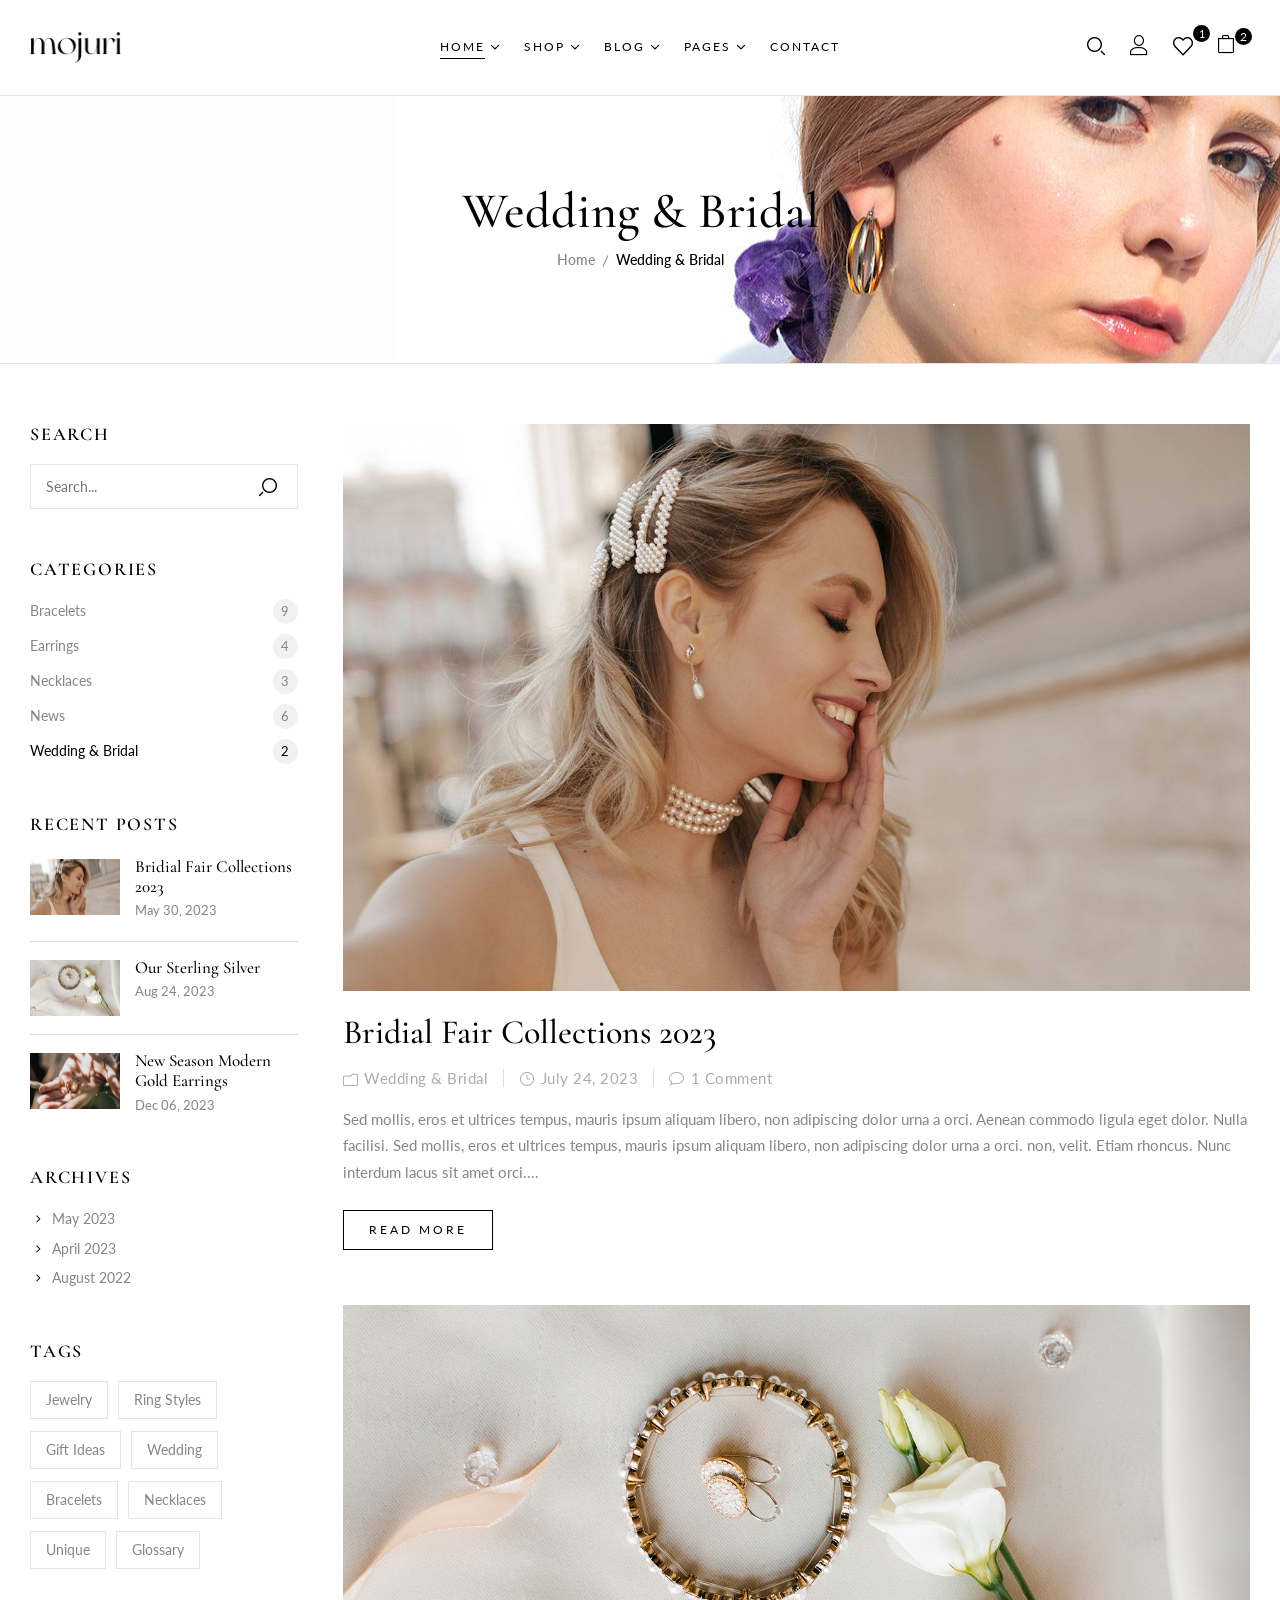
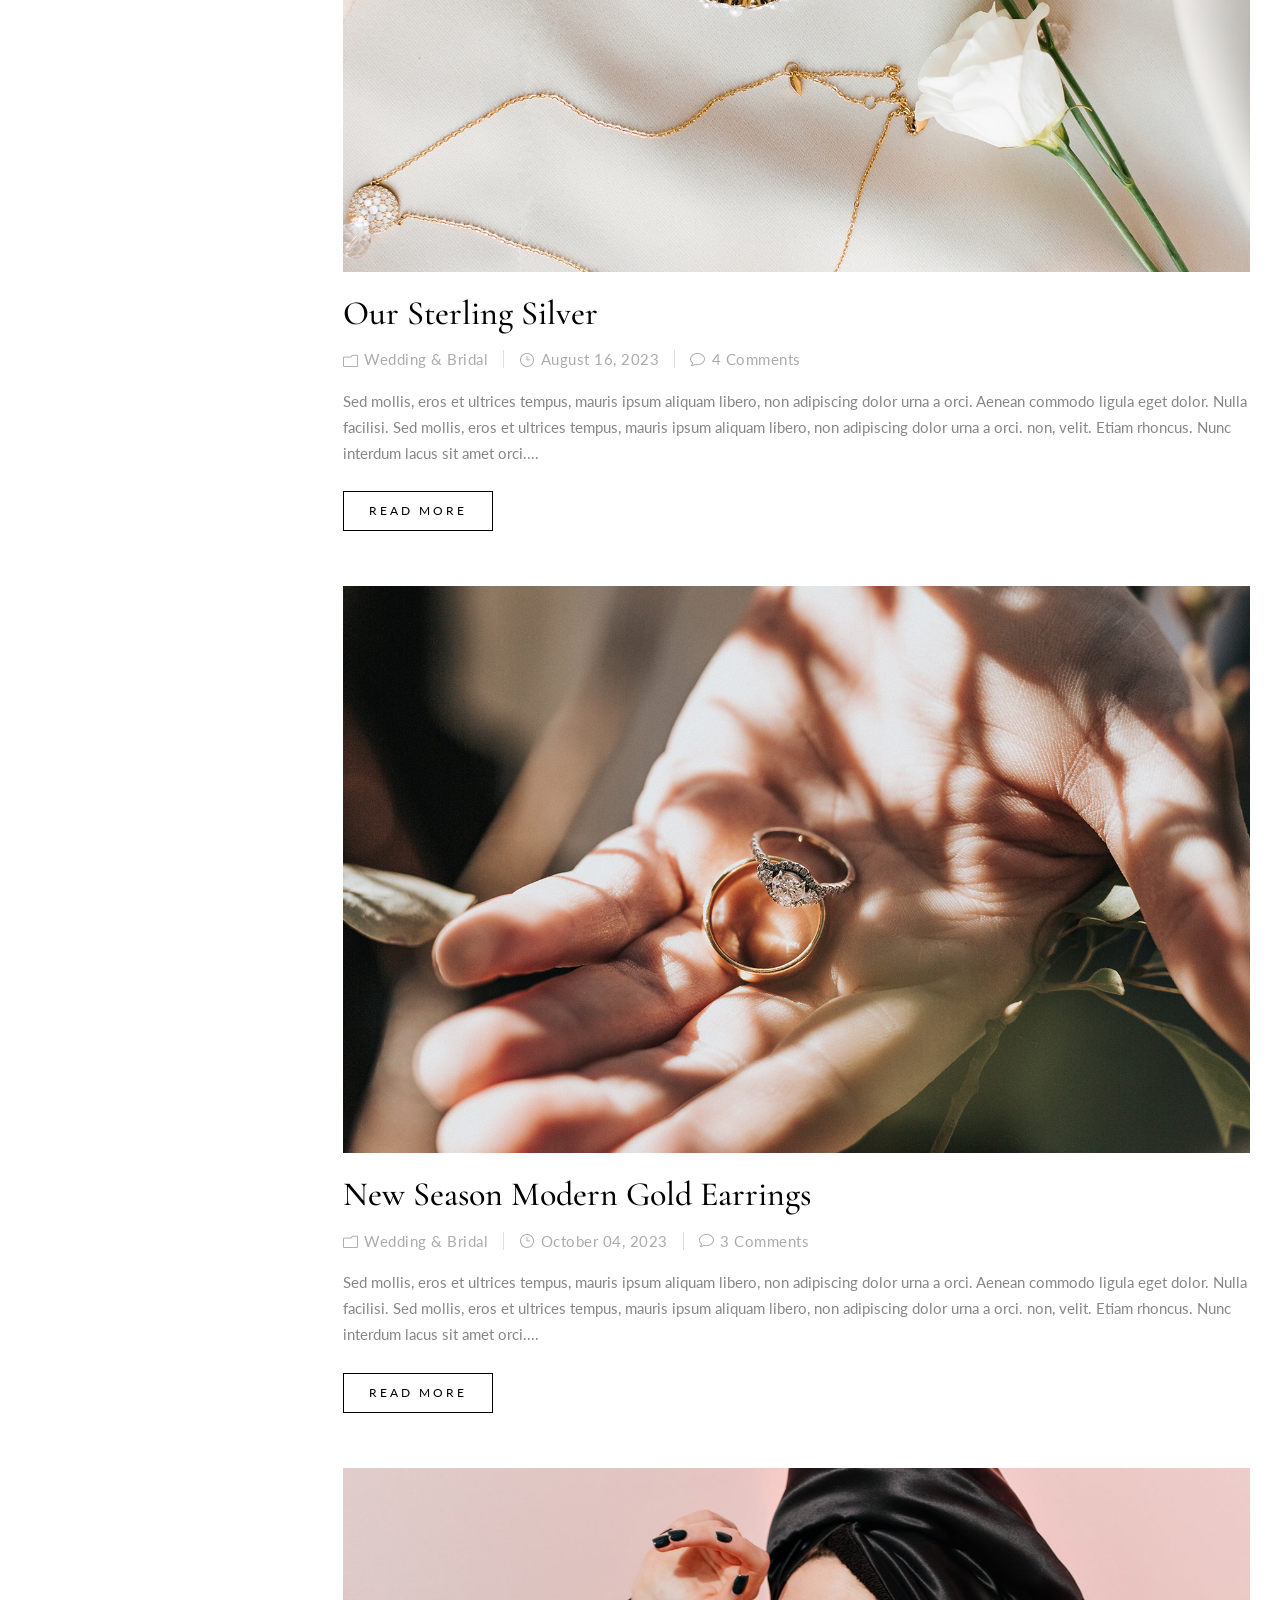
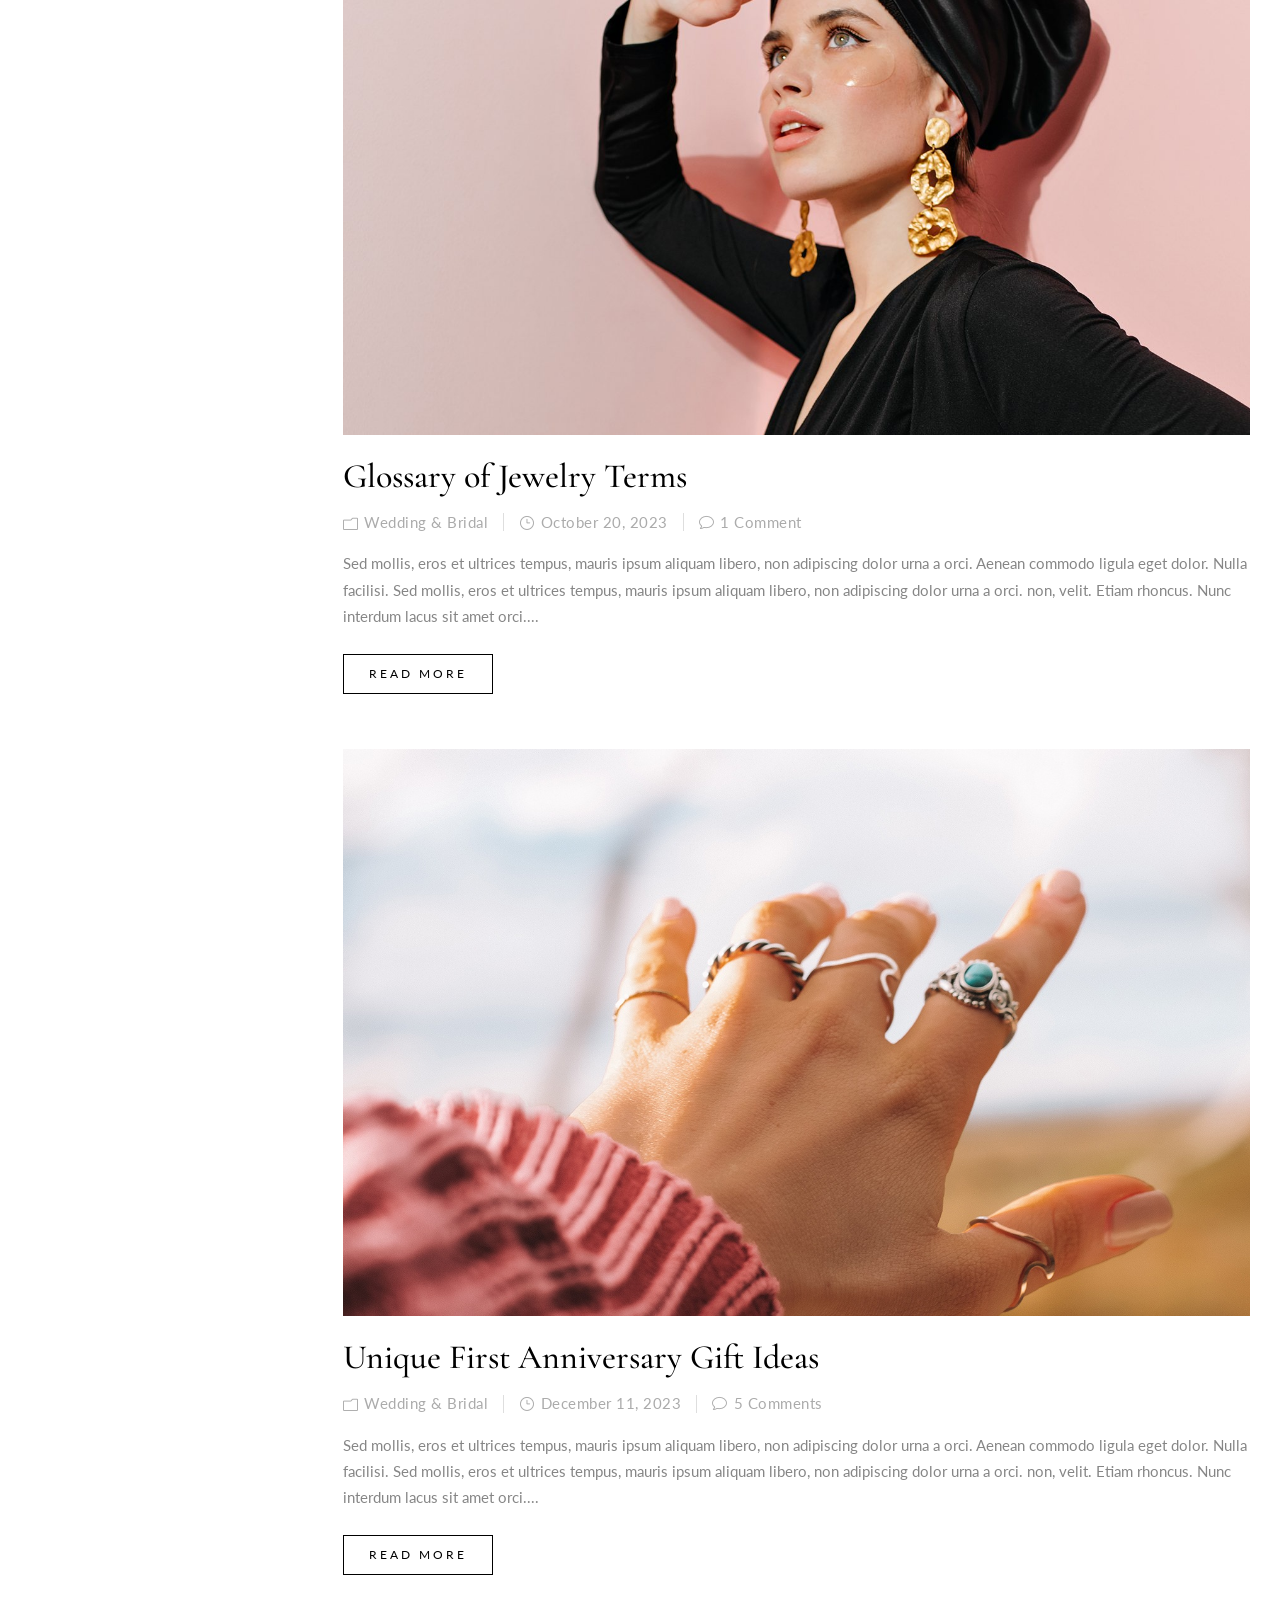
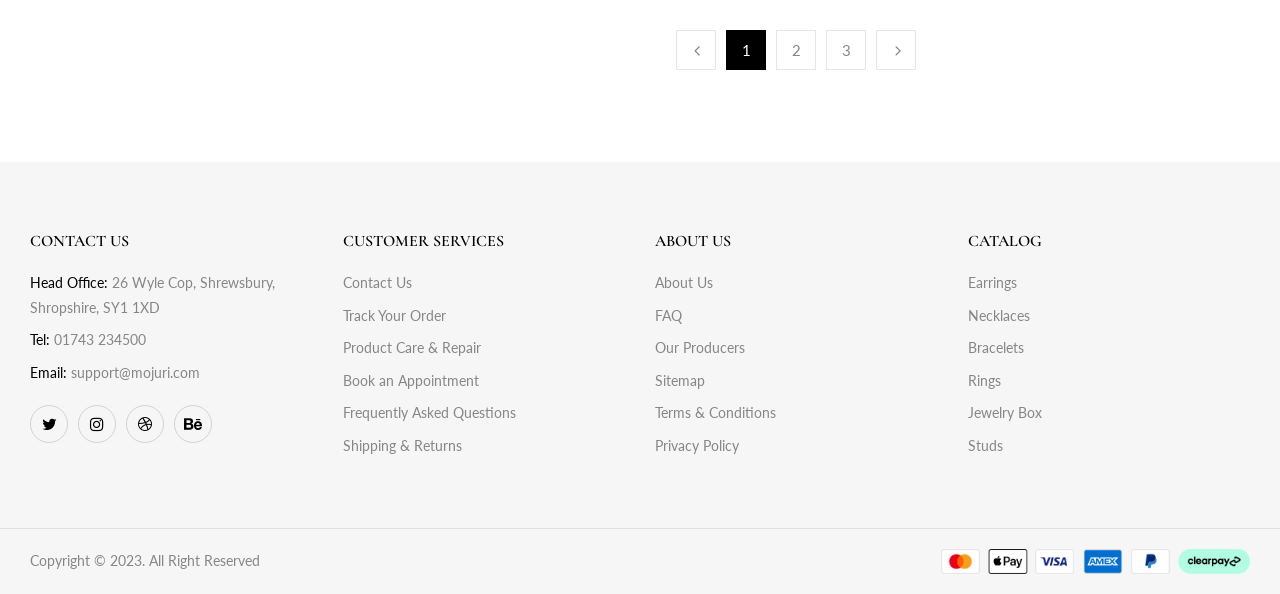
<file: blog-list-left.html>
<!DOCTYPE html>
<html lang="en">
	<head>
		<!-- Meta Data -->
		<meta charset="UTF-8">
		<meta http-equiv="X-UA-Compatible" content="IE=edge">
		<meta name="viewport" content="width=device-width, initial-scale=1">
		<title>Blog List - Left Sidebar | Mojuri</title>
		
		<!-- Favicon -->
		<link rel="shortcut icon" type="image/x-icon" href="media/favicon.png">
		
		<!-- Dependency Styles -->
		<link rel="stylesheet" href="libs/bootstrap/css/bootstrap.min.css" type="text/css">
		<link rel="stylesheet" href="libs/feather-font/css/iconfont.css" type="text/css">
		<link rel="stylesheet" href="libs/icomoon-font/css/icomoon.css" type="text/css">
		<link rel="stylesheet" href="libs/font-awesome/css/font-awesome.css" type="text/css">
		<link rel="stylesheet" href="libs/wpbingofont/css/wpbingofont.css" type="text/css">
		<link rel="stylesheet" href="libs/elegant-icons/css/elegant.css" type="text/css">
		<link rel="stylesheet" href="libs/slick/css/slick.css" type="text/css">
		<link rel="stylesheet" href="libs/slick/css/slick-theme.css" type="text/css">
		<link rel="stylesheet" href="libs/mmenu/css/mmenu.min.css" type="text/css">
		<link rel="stylesheet" href="libs/slider/css/jslider.css">

		<!-- Site Stylesheet -->
		<link rel="stylesheet" href="assets/css/app.css" type="text/css">
		<link rel="stylesheet" href="assets/css/responsive.css" type="text/css">
		
		<!-- Google Web Fonts -->
		<link href="https://fonts.googleapis.com/css2?family=Cormorant+Garamond:ital,wght@0,300;0,400;0,500;0,600;0,700;1,300;1,400;1,500;1,600;1,700&display=swap" rel="stylesheet">
		<link href="https://fonts.googleapis.com/css2?family=Lato:ital,wght@0,100;0,300;0,400;0,700;0,900;1,100;1,300;1,400;1,700;1,900&display=swap" rel="stylesheet">
	</head>
	
	<body class="blog">
		<div id="page" class="hfeed page-wrapper">
			<header id="site-header" class="site-header header-v1">
				<div class="header-mobile">
					<div class="section-padding">
						<div class="section-container">
							<div class="row">
								<div class="col-xl-4 col-lg-4 col-md-4 col-sm-3 col-3 header-left">
									<div class="navbar-header">
										<button type="button" id="show-megamenu" class="navbar-toggle"></button>
									</div>
								</div>
								<div class="col-xl-4 col-lg-4 col-md-4 col-sm-6 col-6 header-center">
									<div class="site-logo">
										<a href="index.html">
											<img width="400" height="79" src="media/logo-white.png" alt="Mojuri – Jewelry Store HTML Template" />
										</a>
									</div>
								</div>
								<div class="col-xl-4 col-lg-4 col-md-4 col-sm-3 col-3 header-right">
									<div class="mojuri-topcart dropdown">
										<div class="dropdown mini-cart top-cart">
											<div class="remove-cart-shadow"></div>
											<a class="dropdown-toggle cart-icon" href="#" role="button" data-toggle="dropdown" aria-haspopup="true" aria-expanded="false">
												<div class="icons-cart"><i class="icon-large-paper-bag"></i><span class="cart-count">2</span></div>
											</a>
											<div class="dropdown-menu cart-popup">
												<div class="cart-empty-wrap">
													<ul class="cart-list">
														<li class="empty">
															<span>No products in the cart.</span>
															<a class="go-shop" href="shop-grid-left.html">GO TO SHOP<i aria-hidden="true" class="arrow_right"></i></a>
														</li>
													</ul>
												</div>
												<div class="cart-list-wrap">
													<ul class="cart-list ">
														<li class="mini-cart-item">
															<a href="#" class="remove" title="Remove this item"><i class="icon_close"></i></a>
															<a href="shop-details.html" class="product-image"><img width="600" height="600" src="media/product/3.jpg" alt=""></a>
															<a href="shop-details.html" class="product-name">Twin Hoops</a>		
															<div class="quantity">Qty: 1</div>
															<div class="price">$150.00</div>
														</li>
														<li class="mini-cart-item">
															<a href="#" class="remove" title="Remove this item"><i class="icon_close"></i></a>													
															<a href="shop-details.html" class="product-image"><img width="600" height="600" src="media/product/1.jpg" alt=""></a>
															<a href="shop-details.html" class="product-name">Medium Flat Hoops</a>
															<div class="quantity">Qty: 1</div>
															<div class="price">$100.00</div>						
														</li>
													</ul>
													<div class="total-cart">
														<div class="title-total">Total: </div>
														<div class="total-price"><span>$250.00</span></div>
													</div>
													<div class="free-ship">
														<div class="title-ship">Buy <strong>$400</strong> more to enjoy <strong>FREE Shipping</strong></div>
														<div class="total-percent"><div class="percent" style="width:20%"></div></div>
													</div>
													<div class="buttons">
														<a href="shop-cart.html" class="button btn view-cart btn-primary">View cart</a>
														<a href="shop-checkout.html" class="button btn checkout btn-default">Check out</a>
													</div>
												</div>
											</div>
										</div>
									</div>
								</div>
							</div>
						</div>
					</div>

					<div class="header-mobile-fixed">
						<!-- Shop -->
						<div class="shop-page">
							<a href="shop-grid-left.html"><i class="wpb-icon-shop"></i></a>
						</div>

						<!-- Login -->
						<div class="my-account">
							<div class="login-header">
								<a href="page-my-account.html"><i class="wpb-icon-user"></i></a>
							</div>
						</div>

						<!-- Search -->
						<div class="search-box">
							<div class="search-toggle"><i class="wpb-icon-magnifying-glass"></i></div>
						</div>

						<!-- Wishlist -->
						<div class="wishlist-box">
							<a href="shop-wishlist.html"><i class="wpb-icon-heart"></i></a>
						</div>
					</div>
				</div>

				<div class="header-desktop">
					<div class="header-wrapper">
						<div class="section-padding">
							<div class="section-container large p-l-r">
								<div class="row">
									<div class="col-xl-3 col-lg-3 col-md-12 col-sm-12 col-12 header-left">
										<div class="site-logo">
											<a href="index.html">
												<img width="400" height="140" src="media/logo.png" alt="Mojuri – Jewelry Store HTML Template" />
											</a>
										</div>
									</div>

									<div class="col-xl-6 col-lg-6 col-md-12 col-sm-12 col-12 text-center header-center">
										<div class="site-navigation">
											<nav id="main-navigation">
												<ul id="menu-main-menu" class="menu">
													<li class="level-0 menu-item menu-item-has-children current-menu-item">
														<a href="index.html"><span class="menu-item-text">Home</span></a>
														<ul class="sub-menu">
															<li>
																<a href="index.html"><span class="menu-item-text">Home Clean</span></a>
															</li>
															<li>
																<a href="index2.html"><span class="menu-item-text">Home Collection</span></a>
															</li>
															<li>
																<a href="index3.html"><span class="menu-item-text">Home Minimal</span></a>
															</li>
															<li>
																<a href="index4.html"><span class="menu-item-text">Home Modern</span></a>
															</li>
															<li>
																<a href="index5.html"><span class="menu-item-text">Home Parallax</span></a>
															</li>
															<li>
																<a href="index6.html"><span class="menu-item-text">Home Strong</span></a>
															</li>
															<li>
																<a href="index7.html"><span class="menu-item-text">Home Style</span></a>
															</li>
															<li>
																<a href="index8.html"><span class="menu-item-text">Home Unique</span></a>
															</li>
														</ul>
													</li>
													<li class="level-0 menu-item menu-item-has-children">
														<a href="shop-grid-left.html"><span class="menu-item-text">Shop</span></a>
														<ul class="sub-menu">
															<li class="level-1 menu-item menu-item-has-children">
																<a href="shop-grid-left.html"><span class="menu-item-text">Shop - Products</span></a>
																<ul class="sub-menu">
																	<li>
																		<a href="shop-grid-left.html"><span class="menu-item-text">Shop Grid - Left Sidebar</span></a>
																	</li>
																	<li>
																		<a href="shop-list-left.html"><span class="menu-item-text">Shop List - Left Sidebar</span></a>
																	</li>
																	<li>
																		<a href="shop-grid-right.html"><span class="menu-item-text">Shop Grid - Right Sidebar</span></a>
																	</li>
																	<li>
																		<a href="shop-list-right.html"><span class="menu-item-text">Shop List - Right Sidebar</span></a>
																	</li>
																	<li>
																		<a href="shop-grid-fullwidth.html"><span class="menu-item-text">Shop Grid - No Sidebar</span></a>
																	</li>
																</ul>
															</li>
															<li>
																<a href="shop-details.html"><span class="menu-item-text">Shop Details</span></a>
															</li>
															<li>
																<a href="shop-cart.html"><span class="menu-item-text">Shop - Cart</span></a>
															</li>
															<li>
																<a href="shop-checkout.html"><span class="menu-item-text">Shop - Checkout</span></a>
															</li>
															<li>
																<a href="shop-wishlist.html"><span class="menu-item-text">Shop - Wishlist</span></a>
															</li>
														</ul>
													</li>
													<li class="level-0 menu-item menu-item-has-children mega-menu mega-menu-fullwidth align-center">
														<a href="blog-grid-left.html"><span class="menu-item-text">Blog</span></a>
														<div class="sub-menu">
															<div class="row">
																<div class="col-md-5">
																	<div class="menu-section">
																		<h2 class="sub-menu-title">Blog Category</h2>
																		<ul class="menu-list">
																			<li>
																				<a href="blog-grid-left.html"><span class="menu-item-text">Blog Grid - Left Sidebar</span></a>
																			</li>
																			<li>
																				<a href="blog-grid-right.html"><span class="menu-item-text">Blog Grid - Right Sidebar</span></a>
																			</li>
																			<li>
																				<a href="blog-list-left.html"><span class="menu-item-text">Blog List - Left Sidebar</span></a>
																			</li>
																			<li>
																				<a href="blog-list-right.html"><span class="menu-item-text">Blog List - Right Sidebar</span></a>
																			</li>
																			<li>
																				<a href="blog-grid-fullwidth.html"><span class="menu-item-text">Blog Grid - No Sidebar</span></a>
																			</li>
																		</ul>
																	</div>

																	<div class="menu-section">
																		<h2 class="sub-menu-title">Blog Details</h2>
																		<ul class="menu-list">
																			<li>
																				<a href="blog-details-left.html"><span class="menu-item-text">Blog Details - Left Sidebar</span></a>
																			</li>
																			<li>
																				<a href="blog-details-right.html"><span class="menu-item-text">Blog Details - Right Sidebar</span></a>
																			</li>
																			<li>
																				<a href="blog-details-fullwidth.html"><span class="menu-item-text">Blog Details - No Sidebar</span></a>
																			</li>
																		</ul>
																	</div>
																</div>
																<div class="col-md-7">
																	<div class="menu-section">
																		<h2 class="sub-menu-title">Recent Posts</h2>
																		<div class="block block-posts recent-posts p-t-5">
																			<ul class="posts-list">
																				<li class="post-item">
																					<a href="blog-details-right.html" class="post-image">
																						<img src="media/blog/1.jpg">
																					</a>
																					<div class="post-content">
																						<h2 class="post-title">
																							<a href="blog-details-right.html">
																								Bridial Fair Collections 2023
																							</a>
																						</h2>
																						<div class="post-time">
																							<span class="post-date">May 30, 2022</span>
																							<span class="post-comment">4 Comments</span>
																						</div>
																					</div>
																				</li>
																				<li class="post-item">
																					<a href="blog-details-right.html" class="post-image">
																						<img src="media/blog/2.jpg">
																					</a>
																					<div class="post-content">
																						<h2 class="post-title">
																							<a href="blog-details-right.html">
																								Our Sterling Silver
																							</a>
																						</h2>
																						<div class="post-time">
																							<span class="post-date">Aug 24, 2022</span>
																							<span class="post-comment">2 Comments</span>
																						</div>
																					</div>
																				</li>
																				<li class="post-item">
																					<a href="blog-details-right.html" class="post-image">
																						<img src="media/blog/3.jpg">
																					</a>
																					<div class="post-content">
																						<h2 class="post-title">
																							<a href="blog-details-right.html">
																								Kitchen Inspired On Japanese
																							</a>
																						</h2>
																						<div class="post-time">
																							<span class="post-date">Dec 06, 2022</span>
																							<span class="post-comment">1 Comment</span>
																						</div>
																					</div>
																				</li>
																			</ul>
																		</div>
																	</div>
																</div>
															</div>
														</div>
													</li>
													<li class="level-0 menu-item menu-item-has-children">
														<a href="#"><span class="menu-item-text">Pages</span></a>
														<ul class="sub-menu">
															<li>
																<a href="page-login.html"><span class="menu-item-text">Login / Register</span></a>
															</li>
															<li>
																<a href="page-forgot-password.html"><span class="menu-item-text">Forgot Password</span></a>
															</li>
															<li>
																<a href="page-my-account.html"><span class="menu-item-text">My Account</span></a>
															</li>
															<li>
																<a href="page-about.html"><span class="menu-item-text">About Us</span></a>
															</li>
															<li>
																<a href="page-contact.html"><span class="menu-item-text">Contact</span></a>
															</li>
															<li>
																<a href="page-faq.html"><span class="menu-item-text">FAQ</span></a>
															</li>
															<li>
																<a href="page-404.html"><span class="menu-item-text">Page 404</span></a>
															</li>
														</ul>
													</li>
													<li class="level-0 menu-item">
														<a href="page-contact.html"><span class="menu-item-text">Contact</span></a>
													</li>
												</ul>
											</nav>
										</div>
									</div>

									<div class="col-xl-3 col-lg-3 col-md-12 col-sm-12 col-12 header-right">
										<div class="header-page-link">
											<!-- Search -->
											<div class="search-box">
												<div class="search-toggle"><i class="icon-search"></i></div>
											</div>

											<!-- Login -->
											<div class="login-header icon">
												<a class="active-login" href="#"><i class="icon-user"></i></a>
												<div class="form-login-register">
													<div class="box-form-login">
														<div class="active-login"></div>
														<div class="box-content">
															<div class="form-login active">
																<form id="login_ajax" method="post" class="login">
																	<h2>Sign in</h2>
																	<p class="status"></p>
																	<div class="content">
																		<div class="username">
																			<input type="text" required="required" class="input-text" name="username" id="username" placeholder="Your name"/>
																		</div>
																		<div class="password">
																			<input class="input-text" required="required" type="password" name="password" id="password" placeholder="Password"/>
																		</div>
																		<div class="rememberme-lost">
																			<div class="rememberme">
																				<input name="rememberme" type="checkbox" id="rememberme" value="forever"/>
																				<label for="rememberme" class="inline">Remember me</label>
																			</div>
																			<div class="lost_password">
																				<a href="forgot-password.html">Lost your password?</a>
																			</div>
																		</div>
																		<div class="button-login">
																			<input type="submit" class="button" name="login" value="Login"/>
																		</div>
																		<div class="button-next-reregister">Create An Account</div>
																	</div>						
																</form>
															</div>
															<div class="form-register">
																<form method="post" class="register">
																	<h2>REGISTER</h2>
																	<div class="content">
																		<div class="email">
																			<input type="email" class="input-text" placeholder="Email" name="email" id="reg_email" value=""/>
																		</div>
																		<div class="password">
																			<input type="password" class="input-text" placeholder="Password" name="password" id="reg_password"/>
																		</div>															
																		<div class="button-register">
																			<input type="submit" class="button" name="register" value="Register"/>
																		</div>
																		<div class="button-next-login">Already has an account</div>
																	</div>
																</form>
															</div>
														</div>
													</div>
												</div>
											</div>

											<!-- Wishlist -->
											<div class="wishlist-box">
												<a href="shop-wishlist.html"><i class="icon-heart"></i></a>
												<span class="count-wishlist">1</span>
											</div>
											
											<!-- Cart -->
											<div class="mojuri-topcart dropdown light">
												<div class="dropdown mini-cart top-cart">
													<div class="remove-cart-shadow"></div>
													<a class="dropdown-toggle cart-icon" href="#" role="button" data-toggle="dropdown" aria-haspopup="true" aria-expanded="false">
														<div class="icons-cart"><i class="icon-large-paper-bag"></i><span class="cart-count">2</span></div>
													</a>
													<div class="dropdown-menu cart-popup">
														<div class="cart-empty-wrap">
															<ul class="cart-list">
																<li class="empty">
																	<span>No products in the cart.</span>
																	<a class="go-shop" href="shop-grid-left.html">GO TO SHOP<i aria-hidden="true" class="arrow_right"></i></a>
																</li>
															</ul>
														</div>
														<div class="cart-list-wrap">
															<ul class="cart-list ">
																<li class="mini-cart-item">
																	<a href="#" class="remove" title="Remove this item"><i class="icon_close"></i></a>
																	<a href="shop-details.html" class="product-image"><img width="600" height="600" src="media/product/3.jpg" alt=""></a>
																	<a href="shop-details.html" class="product-name">Twin Hoops</a>		
																	<div class="quantity">Qty: 1</div>
																	<div class="price">$150.00</div>
																</li>
																<li class="mini-cart-item">
																	<a href="#" class="remove" title="Remove this item"><i class="icon_close"></i></a>													
																	<a href="shop-details.html" class="product-image"><img width="600" height="600" src="media/product/1.jpg" alt=""></a>
																	<a href="shop-details.html" class="product-name">Medium Flat Hoops</a>
																	<div class="quantity">Qty: 1</div>
																	<div class="price">$100.00</div>						
																</li>
															</ul>
															<div class="total-cart">
																<div class="title-total">Total: </div>
																<div class="total-price"><span>$250.00</span></div>
															</div>
															<div class="free-ship">
																<div class="title-ship">Buy <strong>$400</strong> more to enjoy <strong>FREE Shipping</strong></div>
																<div class="total-percent"><div class="percent" style="width:20%"></div></div>
															</div>
															<div class="buttons">
																<a href="shop-cart.html" class="button btn view-cart btn-primary">View cart</a>
																<a href="shop-checkout.html" class="button btn checkout btn-default">Check out</a>
															</div>
														</div>
													</div>
												</div>
											</div>
										</div>
									</div>
								</div>
							</div>
						</div>
					</div>
				</div>
			</header>

			<div id="site-main" class="site-main">
				<div id="main-content" class="main-content">
					<div id="primary" class="content-area">
						<div id="title" class="page-title">
							<div class="section-container">
								<div class="content-title-heading">
									<h1 class="text-title-heading">
										Wedding & Bridal
									</h1>
								</div>
								<div class="breadcrumbs">
									<a href="index.html">Home</a><span class="delimiter"></span>Wedding & Bridal
								</div>
							</div>
						</div>

						<div id="content" class="site-content" role="main">
							<div class="section-padding">
								<div class="section-container p-l-r">
									<div class="row">
										<div class="col-xl-3 col-lg-3 col-md-12 col-12 sidebar left-sidebar md-b-50">
											<!-- Block Post Search -->
											<div class="block block-post-search">
												<div class="block-title"><h2>Search</h2></div>
												<div class="block-content">
													<form method="get" class="search-from" action="">
														<input type="text" value="" name="s" class="s" placeholder="Search...">
														<button class="btn" type="submit">
															<i class="icon-search"></i>
														</button>
									  				</form>
												</div>
											</div>

											<!-- Block Post Categories -->
											<div class="block block-post-cats">
												<div class="block-title"><h2>Categories</h2></div>
												<div class="block-content">
													<div class="post-cats-list">
														<ul>
															<li>
																<a href="blog-grid-left.html">Bracelets <span class="count">9</span></a>
															</li>
															<li>
																<a href="blog-grid-left.html">Earrings <span class="count">4</span></a>
															</li>
															<li>
																<a href="blog-grid-left.html">Necklaces <span class="count">3</span></a>
															</li>
															<li>
																<a href="blog-grid-left.html">News <span class="count">6</span></a>
															</li>
															<li class="current">
																<a href="blog-grid-left.html">Wedding & Bridal <span class="count">2</span></a>
															</li>
														</ul>
													</div>
												</div>
											</div>

											<!-- Block Posts -->
											<div class="block block-posts">
												<div class="block-title"><h2>Recent Posts</h2></div>
												<div class="block-content">
													<ul class="posts-list">
														<li class="post-item">
															<a href="blog-details-right.html" class="post-image">
																<img src="media/blog/1.jpg">
															</a>
															<div class="post-content">
																<h2 class="post-title">
																	<a href="blog-details-right.html">
																		Bridial Fair Collections 2023
																	</a>
																</h2>
																<div class="post-time">
																	<span class="post-date">May 30, 2023</span>
																</div>
															</div>
														</li>
														<li class="post-item">
															<a href="blog-details-right.html" class="post-image">
																<img src="media/blog/2.jpg">
															</a>
															<div class="post-content">
																<h2 class="post-title">
																	<a href="blog-details-right.html">
																		Our Sterling Silver
																	</a>
																</h2>
																<div class="post-time">
																	<span class="post-date">Aug 24, 2023</span>
																</div>
															</div>
														</li>
														<li class="post-item">
															<a href="blog-details-right.html" class="post-image">
																<img src="media/blog/3.jpg">
															</a>
															<div class="post-content">
																<h2 class="post-title">
																	<a href="blog-details-right.html">
																		New Season Modern Gold Earrings
																	</a>
																</h2>
																<div class="post-time">
																	<span class="post-date">Dec 06, 2023</span>
																</div>
															</div>
														</li>
													</ul>
												</div>
											</div>

											<!-- Block Post Archives -->
											<div class="block block-post-archives">
												<div class="block-title"><h2>Archives</h2></div>
												<div class="block-content">
													<div class="post-archives-list">
														<ul>
															<li>
																<a href="blog-grid-left.html">May 2023</a>
															</li>
															<li>
																<a href="blog-grid-left.html">April 2023</a>
															</li>
															<li>
																<a href="blog-grid-left.html">August 2022</a>
															</li>
														</ul>
													</div>
												</div>
											</div>

											<!-- Block Post Tags -->
											<div class="block block-post-tags">
												<div class="block-title"><h2>Tags</h2></div>
												<div class="block-content">
													<div class="post-tags-list">
														<ul>
															<li>
																<a href="blog-grid-left.html">Jewelry</a>
															</li>
															<li>
																<a href="blog-grid-left.html">Ring Styles</a>
															</li>
															<li>
																<a href="blog-grid-left.html">Gift Ideas</a>
															</li>
															<li>
																<a href="blog-grid-left.html">Wedding</a>
															</li>
															<li>
																<a href="blog-grid-left.html">Bracelets</a>
															</li>
															<li>
																<a href="blog-grid-left.html">Necklaces</a>
															</li>
															<li>
																<a href="blog-grid-left.html">Unique</a>
															</li>
															<li>
																<a href="blog-grid-left.html">Glossary</a>
															</li>
														</ul>
													</div>
												</div>
											</div>
										</div>

										<div class="col-xl-9 col-lg-9 col-md-12 col-12">
											<div class="posts-list list">
												<div class="post-entry post-wapper">
													<div class="post-image">
														<a href="blog-details-right.html">
															<img src="media/blog/1.jpg" alt="">
														</a>
													</div>
													<div class="post-content">
														<h2 class="post-title">
															<a href="blog-details-right.html">Bridial Fair Collections 2023</a>
														</h2>
														<div class="post-meta">
															<span class="post-categories"><i class="icon_folder-alt"></i> <a href="blog-grid-right.html">Wedding & Bridal</a></span>
															<span class="post-time"><i class="icon_clock_alt"></i> July 24, 2023</span>
															<span class="post-comment"><i class="icon_comment_alt"></i> 1 Comment</span>
														</div>
														<div class="post-excerpt">
															 Sed mollis, eros et ultrices tempus, mauris ipsum aliquam libero, non adipiscing dolor urna a orci. Aenean commodo ligula eget dolor. Nulla facilisi. Sed mollis, eros et ultrices tempus, mauris ipsum aliquam libero, non adipiscing dolor urna a orci. non, velit. Etiam rhoncus. Nunc interdum lacus sit amet orci.... 
														</div>
														<div class="post-btn">
															<a class="button button-outline border-black" href="blog-details-right.html">Read more</a>
														</div>
													</div>
												</div>
												<div class="post-entry post-wapper">
													<div class="post-image">
														<a href="blog-details-right.html">
															<img src="media/blog/2.jpg" alt="">
														</a>
													</div>
													<div class="post-content">
														<h2 class="post-title">
															<a href="blog-details-right.html">Our Sterling Silver</a>
														</h2>
														<div class="post-meta">
															<span class="post-categories"><i class="icon_folder-alt"></i> <a href="blog-grid-right.html">Wedding & Bridal</a></span>
															<span class="post-time"><i class="icon_clock_alt"></i> August 16, 2023</span>
															<span class="post-comment"><i class="icon_comment_alt"></i> 4 Comments</span>				
														</div>
														<div class="post-excerpt">
															 Sed mollis, eros et ultrices tempus, mauris ipsum aliquam libero, non adipiscing dolor urna a orci. Aenean commodo ligula eget dolor. Nulla facilisi. Sed mollis, eros et ultrices tempus, mauris ipsum aliquam libero, non adipiscing dolor urna a orci. non, velit. Etiam rhoncus. Nunc interdum lacus sit amet orci.... 
														</div>
														<div class="post-btn">
															<a class="button button-outline border-black" href="blog-details-right.html">Read more</a>
														</div>
													</div>
												</div>
												<div class="post-entry post-wapper">
													<div class="post-image">
														<a href="blog-details-right.html">
															<img src="media/blog/3.jpg" alt="">
														</a>
													</div>
													<div class="post-content">
														<h2 class="post-title">
															<a href="blog-details-right.html">New Season Modern Gold Earrings</a>
														</h2>
														<div class="post-meta">
															<span class="post-categories"><i class="icon_folder-alt"></i> <a href="blog-grid-right.html">Wedding & Bridal</a></span>
															<span class="post-time"><i class="icon_clock_alt"></i> October 04, 2023</span>
															<span class="post-comment"><i class="icon_comment_alt"></i> 3 Comments</span>															
														</div>
														<div class="post-excerpt">
															 Sed mollis, eros et ultrices tempus, mauris ipsum aliquam libero, non adipiscing dolor urna a orci. Aenean commodo ligula eget dolor. Nulla facilisi. Sed mollis, eros et ultrices tempus, mauris ipsum aliquam libero, non adipiscing dolor urna a orci. non, velit. Etiam rhoncus. Nunc interdum lacus sit amet orci.... 
														</div>
														<div class="post-btn">
															<a class="button button-outline border-black" href="blog-details-right.html">Read more</a>
														</div>
													</div>
												</div>
												<div class="post-entry post-wapper">
													<div class="post-image">
														<a href="blog-details-right.html">
															<img src="media/blog/4.jpg" alt="">
														</a>
													</div>
													<div class="post-content">
														<h2 class="post-title">
															<a href="blog-details-right.html">Glossary of Jewelry Terms</a>
														</h2>
														<div class="post-meta">
															<span class="post-categories"><i class="icon_folder-alt"></i> <a href="blog-grid-right.html">Wedding & Bridal</a></span>
															<span class="post-time"><i class="icon_clock_alt"></i> October 20, 2023</span>
															<span class="post-comment"><i class="icon_comment_alt"></i> 1 Comment</span>															
														</div>
														<div class="post-excerpt">
															 Sed mollis, eros et ultrices tempus, mauris ipsum aliquam libero, non adipiscing dolor urna a orci. Aenean commodo ligula eget dolor. Nulla facilisi. Sed mollis, eros et ultrices tempus, mauris ipsum aliquam libero, non adipiscing dolor urna a orci. non, velit. Etiam rhoncus. Nunc interdum lacus sit amet orci.... 
														</div>
														<div class="post-btn">
															<a class="button button-outline border-black" href="blog-details-right.html">Read more</a>
														</div>
													</div>
												</div>
												<div class="post-entry post-wapper">
													<div class="post-image">
														<a href="blog-details-right.html">
															<img src="media/blog/5.jpg" alt="">
														</a>
													</div>
													<div class="post-content">
														<h2 class="post-title">
															<a href="blog-details-right.html">Unique First Anniversary Gift Ideas</a>
														</h2>
														<div class="post-meta">
															<span class="post-categories"><i class="icon_folder-alt"></i> <a href="blog-grid-right.html">Wedding & Bridal</a></span>
															<span class="post-time"><i class="icon_clock_alt"></i> December 11, 2023</span>
															<span class="post-comment"><i class="icon_comment_alt"></i> 5 Comments</span>															
														</div>
														<div class="post-excerpt">
															 Sed mollis, eros et ultrices tempus, mauris ipsum aliquam libero, non adipiscing dolor urna a orci. Aenean commodo ligula eget dolor. Nulla facilisi. Sed mollis, eros et ultrices tempus, mauris ipsum aliquam libero, non adipiscing dolor urna a orci. non, velit. Etiam rhoncus. Nunc interdum lacus sit amet orci.... 
														</div>
														<div class="post-btn">
															<a class="button button-outline border-black" href="blog-details-right.html">Read more</a>
														</div>
													</div>
												</div>
											</div>

											<nav class="pagination">
												<ul class="page-numbers">
													<li><a class="prev page-numbers" href="#">Previous</a></li>
													<li><span aria-current="page" class="page-numbers current">1</span></li>
													<li><a class="page-numbers" href="#">2</a></li>
													<li><a class="page-numbers" href="#">3</a></li>
													<li><a class="next page-numbers" href="#">Next</a></li>
												</ul>
											</nav>
										</div>
									</div>
								</div>
							</div>
						</div><!-- #content -->
					</div><!-- #primary -->
				</div><!-- #main-content -->
			</div>

			<footer id="site-footer" class="site-footer background four-columns">
				<div class="footer">
					<div class="section-padding">
						<div class="section-container">
							<div class="block-widget-wrap">
								<div class="row">
									<div class="col-lg-3 col-md-6 column-1">
										<div class="block block-menu m-b-20">
											<h2 class="block-title">Contact Us</h2>
											<div class="block-content">
												<ul>
													<li>
														<span>Head Office:</span> 26 Wyle Cop, Shrewsbury, Shropshire, SY1 1XD
													</li>
													<li>
														<span>Tel:</span> 01743 234500
													</li>
													<li>
														<span>Email:</span> <a href="mailto:support@mojuri.com">support@mojuri.com</a>
													</li>
												</ul>
											</div>
										</div>

										<div class="block block-social">
											<ul class="social-link">
												<li><a href="#"><i class="fa fa-twitter"></i></a></li>
												<li><a href="#"><i class="fa fa-instagram"></i></a></li>
												<li><a href="#"><i class="fa fa-dribbble"></i></a></li>
												<li><a href="#"><i class="fa fa-behance"></i></a></li>
											</ul>
										</div>
									</div>
									<div class="col-lg-3 col-md-6 column-2">
										<div class="block block-menu">
											<h2 class="block-title">Customer Services</h2>
											<div class="block-content">
												<ul>
													<li>
														<a href="shop-grid-left.html">Contact Us</a>
													</li>
													<li>
														<a href="shop-grid-left.html">Track Your Order</a>
													</li>
													<li>
														<a href="shop-grid-left.html">Product Care & Repair</a>
													</li>
													<li>
														<a href="shop-grid-left.html">Book an Appointment</a>
													</li>
													<li>
														<a href="shop-grid-left.html">Frequently Asked Questions</a>
													</li>
													<li>
														<a href="shop-grid-left.html">Shipping & Returns</a>
													</li>
												</ul>
											</div>
										</div>
									</div>
									<div class="col-lg-3 col-md-6 column-3">
										<div class="block block-menu">
											<h2 class="block-title">About Us</h2>
											<div class="block-content">
												<ul>
													<li>
														<a href="#">About Us</a>
													</li>
													<li>
														<a href="#">FAQ</a>
													</li>
													<li>
														<a href="#">Our Producers</a>
													</li>
													<li>
														<a href="#">Sitemap</a>
													</li>
													<li>
														<a href="#">Terms & Conditions</a>
													</li>
													<li>
														<a href="#">Privacy Policy</a>
													</li>
												</ul>
											</div>
										</div>
									</div>
									<div class="col-lg-3 col-md-6 column-4">
										<div class="block block-menu">
											<h2 class="block-title">Catalog</h2>
											<div class="block-content">
												<ul>
													<li>
														<a href="shop-grid-left.html">Earrings</a>
													</li>
													<li>
														<a href="shop-grid-left.html">Necklaces</a>
													</li>
													<li>
														<a href="shop-grid-left.html">Bracelets</a>
													</li>
													<li>
														<a href="shop-grid-left.html">Rings</a>
													</li>
													<li>
														<a href="shop-grid-left.html">Jewelry Box</a>
													</li>
													<li>
														<a href="shop-grid-left.html">Studs</a>
													</li>
												</ul>
											</div>
										</div>
									</div>
								</div>
							</div>
						</div>
					</div>
				</div>
				<div class="footer-bottom">
					<div class="section-padding">
						<div class="section-container">
							<div class="block-widget-wrap">
								<div class="row">
									<div class="col-md-6">
										<div class="footer-left">
											<p class="copyright">Copyright © 2023. All Right Reserved</p>
										</div>
									</div>
									<div class="col-md-6">
										<div class="footer-right">
											<div class="block block-image">
												<img width="309" height="32" src="media/payments.png" alt="">
											</div>
										</div>
									</div>
								</div>
							</div>
						</div>
					</div>
				</div>
			</footer>
		</div>

		<!-- Back Top button -->
		<div class="back-top button-show">
			<i class="arrow_carrot-up"></i>
		</div>

		<!-- Search -->
		<div class="search-overlay">
			<div class="close-search"></div>
			<div class="wrapper-search">
				<form role="search" method="get" class="search-from ajax-search" action="">
					<a href="#" class="search-close"></a>
					<div class="search-box">
						<button id="searchsubmit" class="btn" type="submit">
							<i class="icon-search"></i>
						</button>
						<input type="text" autocomplete="off" value="" name="s" class="input-search s" placeholder="Search...">
						<div class="content-menu_search">
							<label>Suggested</label>
							<ul id="menu_search" class="menu">
								<li><a href="#">Earrings</a></li>
								<li><a href="#">Necklaces</a></li>
								<li><a href="#">Bracelets</a></li>
								<li><a href="#">Jewelry Box</a></li>
							</ul>			
						</div>
					</div>
				</form>	
			</div>	
		</div>

		<!-- Wishlist -->
		<div class="wishlist-popup">
			<div class="wishlist-popup-inner">
                <div class="wishlist-popup-content">
                    <div class="wishlist-popup-content-top">
                        <span class="wishlist-name">Wishlist</span>
						<span class="wishlist-count-wrapper"><span class="wishlist-count">2</span></span>                                
						<span class="wishlist-popup-close"></span>
                    </div>
                    <div class="wishlist-popup-content-mid">
						<table class="wishlist-items">                        
							<tbody>
								<tr class="wishlist-item">
									<td class="wishlist-item-remove"><span></span></td>
									<td class="wishlist-item-image">
                                    	<a href="shop-details.html">
											<img width="600" height="600" src="media/product/3.jpg" alt="">                                        
										</a>
		                       		</td>
			                        <td class="wishlist-item-info">
										<div class="wishlist-item-name">
											<a href="shop-details.html">Twin Hoops</a>
										</div>
										<div class="wishlist-item-price">
											<span>$150.00</span>
										</div>
										<div class="wishlist-item-time">June 4, 2022</div>                                
									</td>
			                        <td class="wishlist-item-actions">
			                            <div class="wishlist-item-stock">
											In stock 
										</div>
			                            <div class="wishlist-item-add">
											<div data-title="Add to cart">
												<a rel="nofollow" href="#">Add to cart</a>
											</div>
										</div>
	                                </td>
								</tr>
								<tr class="wishlist-item">
									<td class="wishlist-item-remove"><span></span></td>
									<td class="wishlist-item-image">
                                    	<a href="shop-details.html">
											<img width="600" height="600" src="media/product/4.jpg" alt="">                                        
										</a>
		                       		</td>
			                        <td class="wishlist-item-info">
										<div class="wishlist-item-name">
											<a href="shop-details.html">Yilver And Turquoise Earrings</a>
										</div>
										<div class="wishlist-item-price">
											<del aria-hidden="true"><span>$150.00</span></del> 
											<ins><span>$100.00</span></ins>
										</div>
										<div class="wishlist-item-time">June 4, 2022</div>                                
									</td>
			                        <td class="wishlist-item-actions">
			                            <div class="wishlist-item-stock">
											In stock 
										</div>
			                            <div class="wishlist-item-add">
											<div data-title="Add to cart">
												<a rel="nofollow" href="#">Add to cart</a>
											</div>
										</div>
	                                </td>
								</tr>
							</tbody>
						</table>
					</div>
                    <div class="wishlist-popup-content-bot">
                        <div class="wishlist-popup-content-bot-inner">
                            <a class="wishlist-page" href="shop-wishlist.html">
								Open wishlist page                                    
							</a>
                            <span class="wishlist-continue" data-url="">
                                Continue shopping                                        
                            </span>
                        </div>
                        <div class="wishlist-notice wishlist-notice-show">Added to the wishlist!</div>
                    </div>
                </div>
            </div>
		</div>

		<!-- Compare -->
		<div class="compare-popup">
		    <div class="compare-popup-inner">
		        <div class="compare-table">
		            <div class="compare-table-inner">
                    	<a href="#" id="compare-table-close" class="compare-table-close">
                    		<span class="compare-table-close-icon"></span>
                    	</a>
                    	<div class="compare-table-items">
                    		<table id="product-table" class="product-table">
                    			<thead>
                    				<tr>
                    					<th>
                    						<a href="#" class="compare-table-settings">Settings</a>
                    					</th>
                    					<th>
                    						<a href="shop-details.html">Twin Hoops</a> <span class="remove">remove</span>
                    					</th>
                    					<th>
                    						<a href="shop-details.html">Medium Flat Hoops</a> <span class="remove">remove</span>
                    					</th>
                    					<th>
                    						<a href="shop-details.html">Bold Pearl Hoop Earrings</a> <span class="remove">remove</span>
                    					</th>
                    				</tr>
                    			</thead>
                    			<tbody>
                    				<tr class="tr-image">
                    					<td class="td-label">Image</td>
                    					<td>
                    						<a href="shop-details.html">
                    							<img width="600" height="600" src="media/product/3.jpg" alt="">
                    						</a>
                    					</td>
                    					<td>
                    						<a href="shop-details.html">
                    							<img width="600" height="600" src="media/product/1.jpg" alt="">
                    						</a>
                    					</td>
                    					<td>
                    						<a href="shop-details.html">
                    							<img width="600" height="600" src="media/product/2.jpg" alt="">
                    						</a>
                    					</td>
                    				</tr>
                    				<tr class="tr-sku">
                    					<td class="td-label">SKU</td>
                    					<td>VN00189</td>
                    					<td></td>
                    					<td>D1116</td>
                    				</tr>
                    				<tr class="tr-rating">
                    					<td class="td-label">Rating</td>
                    					<td>
                    						<div class="star-rating">
                    							<span style="width:80%"></span>
                    						</div>
                    					</td>
                    					<td>
                    						<div class="star-rating">
                    							<span style="width:100%"></span>
                    						</div>
                    					</td>
                    					<td></td>
                    				</tr>
                    				<tr class="tr-price">
                    					<td class="td-label">Price</td>
                    					<td><span class="amount">$150.00</span></td>
                    					<td><del><span class="amount">$150.00</span></del> <ins><span class="amount">$100.00</span></ins></td>
                    					<td><span class="amount">$200.00</span></td>
                    				</tr>
                    				<tr class="tr-add-to-cart">
                    					<td class="td-label">Add to cart</td>
                    					<td>
                    						<div data-title="Add to cart">
                    							<a href="#" class="button">Add to cart</a>
                    						</div>
                    					</td>
                    					<td>
                    						<div data-title="Add to cart">
                    							<a href="#" class="button">Add to cart</a>
                    						</div>
                    					</td>
                    					<td>
                    						<div data-title="Add to cart">
                    							<a href="#" class="button">Add to cart</a>
                    						</div>
                    					</td>
                    				</tr>
                    				<tr class="tr-description">
                    					<td class="td-label">Description</td>
                    					<td>Phasellus sed volutpat orci. Fusce eget lore mauris vehicula elementum gravida nec dui. Aenean aliquam varius ipsum, non ultricies tellus sodales eu. Donec dignissim viverra nunc, ut aliquet magna posuere eget.</td>
                    					<td>Lorem ipsum dolor sit amet, consectetur adipiscing elit, sed do eiusmod tempor incididunt ut labore et dolore magna aliqua. Ut enim ad minim veniam, quis nostrud exercitation ullamco laboris nisi ut aliquip ex ea commodo consequat. Duis aute irure dolor in reprehenderit in voluptate velit esse cillum dolore eu fugiat nulla pariatur.</td>
                    					<td>The EcoSmart Fleece Hoodie full-zip hooded jacket provides medium weight fleece comfort all year around. Feel better in this sweatshirt because Hanes keeps plastic bottles of landfills by using recycled polyester.7.8 ounce fleece sweatshirt made with up to 5 percent polyester created from recycled plastic.</td>
                    				</tr>
                    				<tr class="tr-content">
                    					<td class="td-label">Content</td>
                    					<td>Lorem ipsum dolor sit amet, consectetur adipisicing elit, sed do eiusmod tempor incididunt ut labore et dolore magna aliqua. Ut enim ad minim veniam, quis nostrud exercitation ullamco laboris nisi ut aliquip ex ea commodo consequat. Duis aute irure dolor in reprehenderit in voluptate velit esse cillum dolore eu fugiat nulla pariatur. Excepteur sint occaecat cupidatat non proident, sunt in culpa qui officia deserunt mollit anim id est laborum. Sed ut perspiciatis unde omnis iste natus error sit voluptatem accusantium doloremque laudantium, totam rem aperiam, eaque ipsa quae ab illo inventore veritatis et quasi architecto beatae vitae dicta sunt explicabo. Nemo enim ipsam voluptatem quia voluptas sit aspernatur aut odit aut fugit, sed quia consequuntur magni dolores eos qui ratione voluptatem sequi nesciunt. Neque porro quisquam est, qui dolorem ipsum quia dolor sit amet, consectetur, adipisci velit, sed quia non numquam eius modi tempora incidunt ut labore et dolore magnam aliquam quaerat voluptatem.</td>
                    					<td>Lorem ipsum dolor sit amet, consectetur adipisicing elit, sed do eiusmod tempor incididunt ut labore et dolore magna aliqua. Ut enim ad minim veniam, quis nostrud exercitation ullamco laboris nisi ut aliquip ex ea commodo consequat. Duis aute irure dolor in reprehenderit in voluptate velit esse cillum dolore eu fugiat nulla pariatur. Excepteur sint occaecat cupidatat non proident, sunt in culpa qui officia deserunt mollit anim id est laborum. Sed ut perspiciatis unde omnis iste natus error sit voluptatem accusantium doloremque laudantium, totam rem aperiam, eaque ipsa quae ab illo inventore veritatis et quasi architecto beatae vitae dicta sunt explicabo. Nemo enim ipsam voluptatem quia voluptas sit aspernatur aut odit aut fugit, sed quia consequuntur magni dolores eos qui ratione voluptatem sequi nesciunt. Neque porro quisquam est, qui dolorem ipsum quia dolor sit amet, consectetur, adipisci velit, sed quia non numquam eius modi tempora incidunt ut labore et dolore magnam aliquam quaerat voluptatem.</td>
                    					<td>Lorem ipsum dolor sit amet, consectetur adipisicing elit, sed do eiusmod tempor incididunt ut labore et dolore magna aliqua. Ut enim ad minim veniam, quis nostrud exercitation ullamco laboris nisi ut aliquip ex ea commodo consequat. Duis aute irure dolor in reprehenderit in voluptate velit esse cillum dolore eu fugiat nulla pariatur. Excepteur sint occaecat cupidatat non proident, sunt in culpa qui officia deserunt mollit anim id est laborum. Sed ut perspiciatis unde omnis iste natus error sit voluptatem accusantium doloremque laudantium, totam rem aperiam, eaque ipsa quae ab illo inventore veritatis et quasi architecto beatae vitae dicta sunt explicabo. Nemo enim ipsam voluptatem quia voluptas sit aspernatur aut odit aut fugit, sed quia consequuntur magni dolores eos qui ratione voluptatem sequi nesciunt. Neque porro quisquam est, qui dolorem ipsum quia dolor sit amet, consectetur, adipisci velit, sed quia non numquam eius modi tempora incidunt ut labore et dolore magnam aliquam quaerat voluptatem.</td>
                    				</tr>
                    				<tr class="tr-dimensions">
                    					<td class="td-label">Dimensions</td>
                    					<td>N/A</td>
                    					<td>N/A</td>
                    					<td>N/A</td>
                    				</tr>
                    			</tbody>
                    		</table>
                    	</div>
		            </div>
		        </div>
		    </div>
		</div>

		<!-- Quickview -->
		<div class="quickview-popup">
			<div id="quickview-container"> 
				<div class="quickview-container"> 
					<a href="#" class="quickview-close"></a> 
					<div class="quickview-notices-wrapper"></div> 
					<div class="product single-product product-type-simple">
						<div class="product-detail">
							<div class="row"> 
								<div class="img-quickview"> 
									<div class="product-images-slider">
										<div id="quickview-slick-carousel"> 
											<div class="images"> 
												<div class="scroll-image">
													<div class="slick-wrap">
														<div class="slick-sliders image-additional" data-dots="true" data-columns4="1" data-columns3="1" data-columns2="1" data-columns1="1" data-columns="1" data-nav="true">
															<div class="img-thumbnail slick-slide"> 
																<a href="media/product/3.jpg" class="image-scroll" title="">
																	<img width="900" height="900" src="media/product/3.jpg" alt="">
																</a> 
															</div>
															<div class="img-thumbnail slick-slide"> 
																<a href="media/product/3-2.jpg" class="image-scroll" title="">
																	<img width="900" height="900" src="media/product/3-2.jpg" alt="">
																</a> 
															</div>
														</div>
													</div>
												</div> 
											</div> 
										</div> 
									</div> 
								</div> 
								<div class="quickview-single-info">
									<div class="product-content-detail entry-summary">
										<h1 class="product-title entry-title">Twin Hoops</h1>
										<div class="price-single">
											<div class="price">
												<del><span>$150.00</span></del>
												<span>$100.00</span>
											</div>
										</div>
										<div class="product-rating"> 
											<div class="star-rating" role="img" aria-label="Rated 4.00 out of 5">
												<span style="width:80%">Rated <strong class="rating">4.00</strong> out of 5 based on <span class="rating">1</span> customer rating</span>
											</div> 
											<a href="#" class="review-link">(<span class="count">1</span> customer review)</a> 
										</div>
										<div class="description"> 
											<p>Lorem ipsum dolor sit amet, consectetur adipiscing elit, sed do eiusmod tempor incididunt ut labore et dolore magna aliqua. Ut enim ad minim veniam, quis…</p> 
										</div>
										<form class="cart" method="post" enctype="multipart/form-data">
											<div class="quantity-button">
												<div class="quantity"> 
													<button type="button" class="plus">+</button> 
													<input type="number" class="input-text qty text" step="1" min="1" max="" name="quantity" value="1" title="Qty" size="4" placeholder="" inputmode="numeric" autocomplete="off"> 
													<button type="button" class="minus">-</button> 
												</div> 
												<button type="submit" class="single-add-to-cart-button button alt">Add to cart</button> 
											</div> 
											<button class="button quick-buy">Buy It Now</button>
										</form> 
									</div> 
								</div> 
							</div> 
						</div>
					</div> 
					<div class="clearfix"></div> 
				</div> 
			</div>
		</div>

		<!-- Page Loader -->
		<div class="page-preloader">
	    	<div class="loader">
	    		<div></div>
	    		<div></div>
	    	</div>
	    </div>

		<!-- Dependency Scripts -->
		<script src="libs/popper/js/popper.min.js"></script>
		<script src="libs/jquery/js/jquery.min.js"></script>
		<script src="libs/bootstrap/js/bootstrap.min.js"></script>
		<script src="libs/slick/js/slick.min.js"></script>
		<script src="libs/mmenu/js/jquery.mmenu.all.min.js"></script>
		<script src="libs/slider/js/tmpl.js"></script>
		<script src="libs/slider/js/jquery.dependClass-0.1.js"></script>
		<script src="libs/slider/js/draggable-0.1.js"></script>
		<script src="libs/slider/js/jquery.slider.js"></script>
		
		<!-- Site Scripts -->
		<script src="assets/js/app.js"></script>
	</body>
</html>
</file>
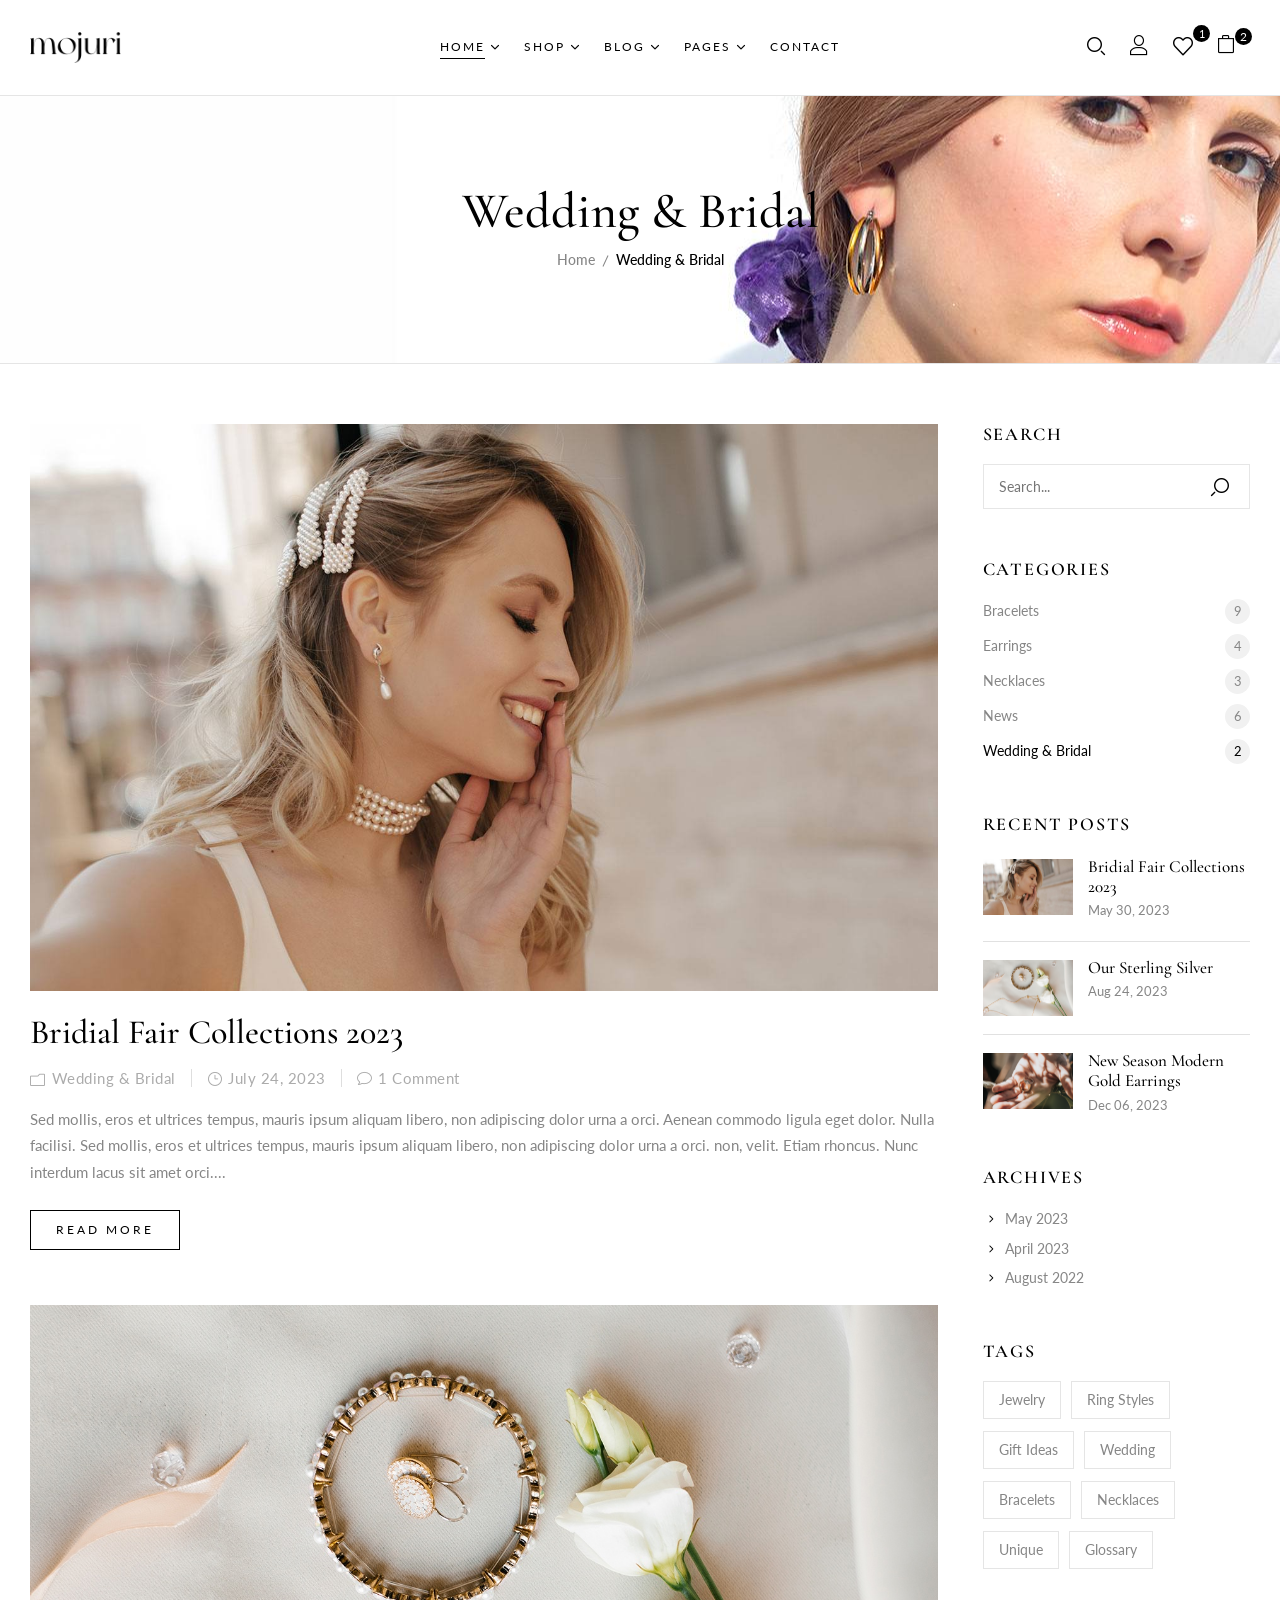
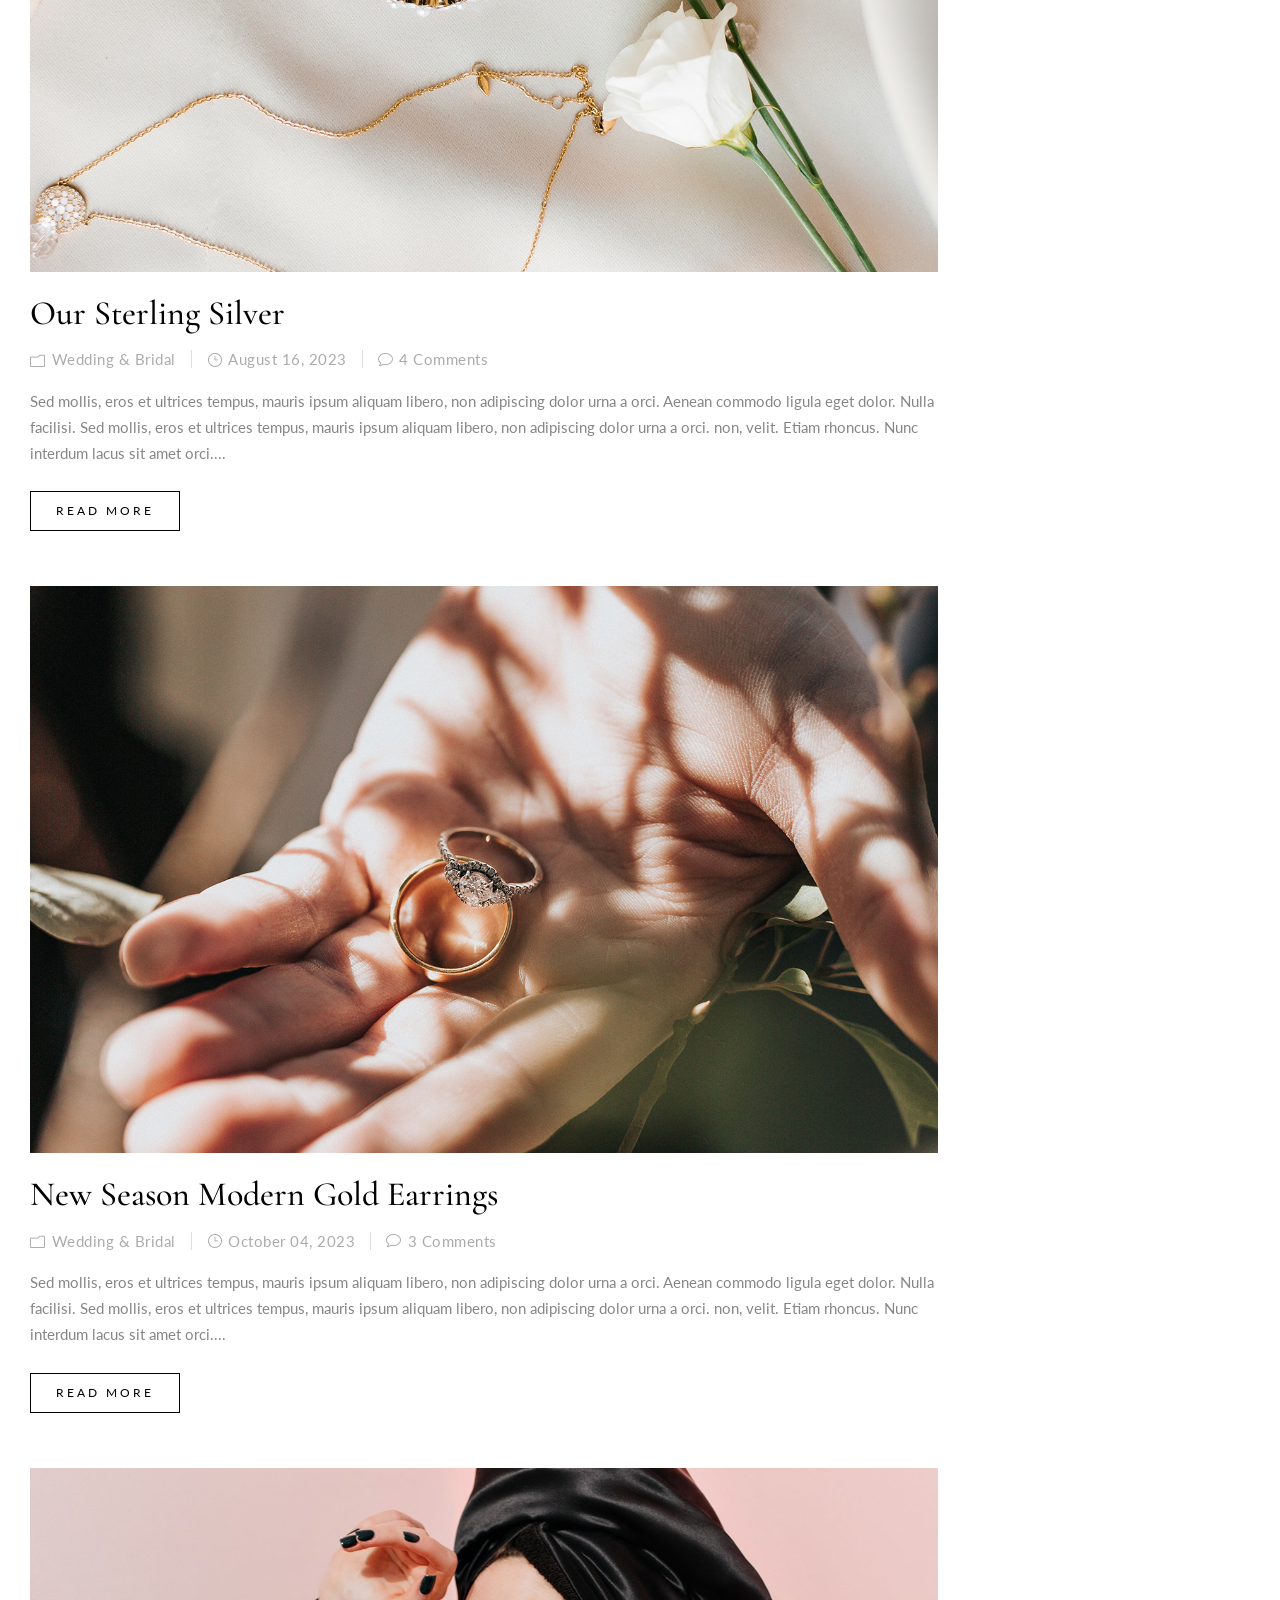
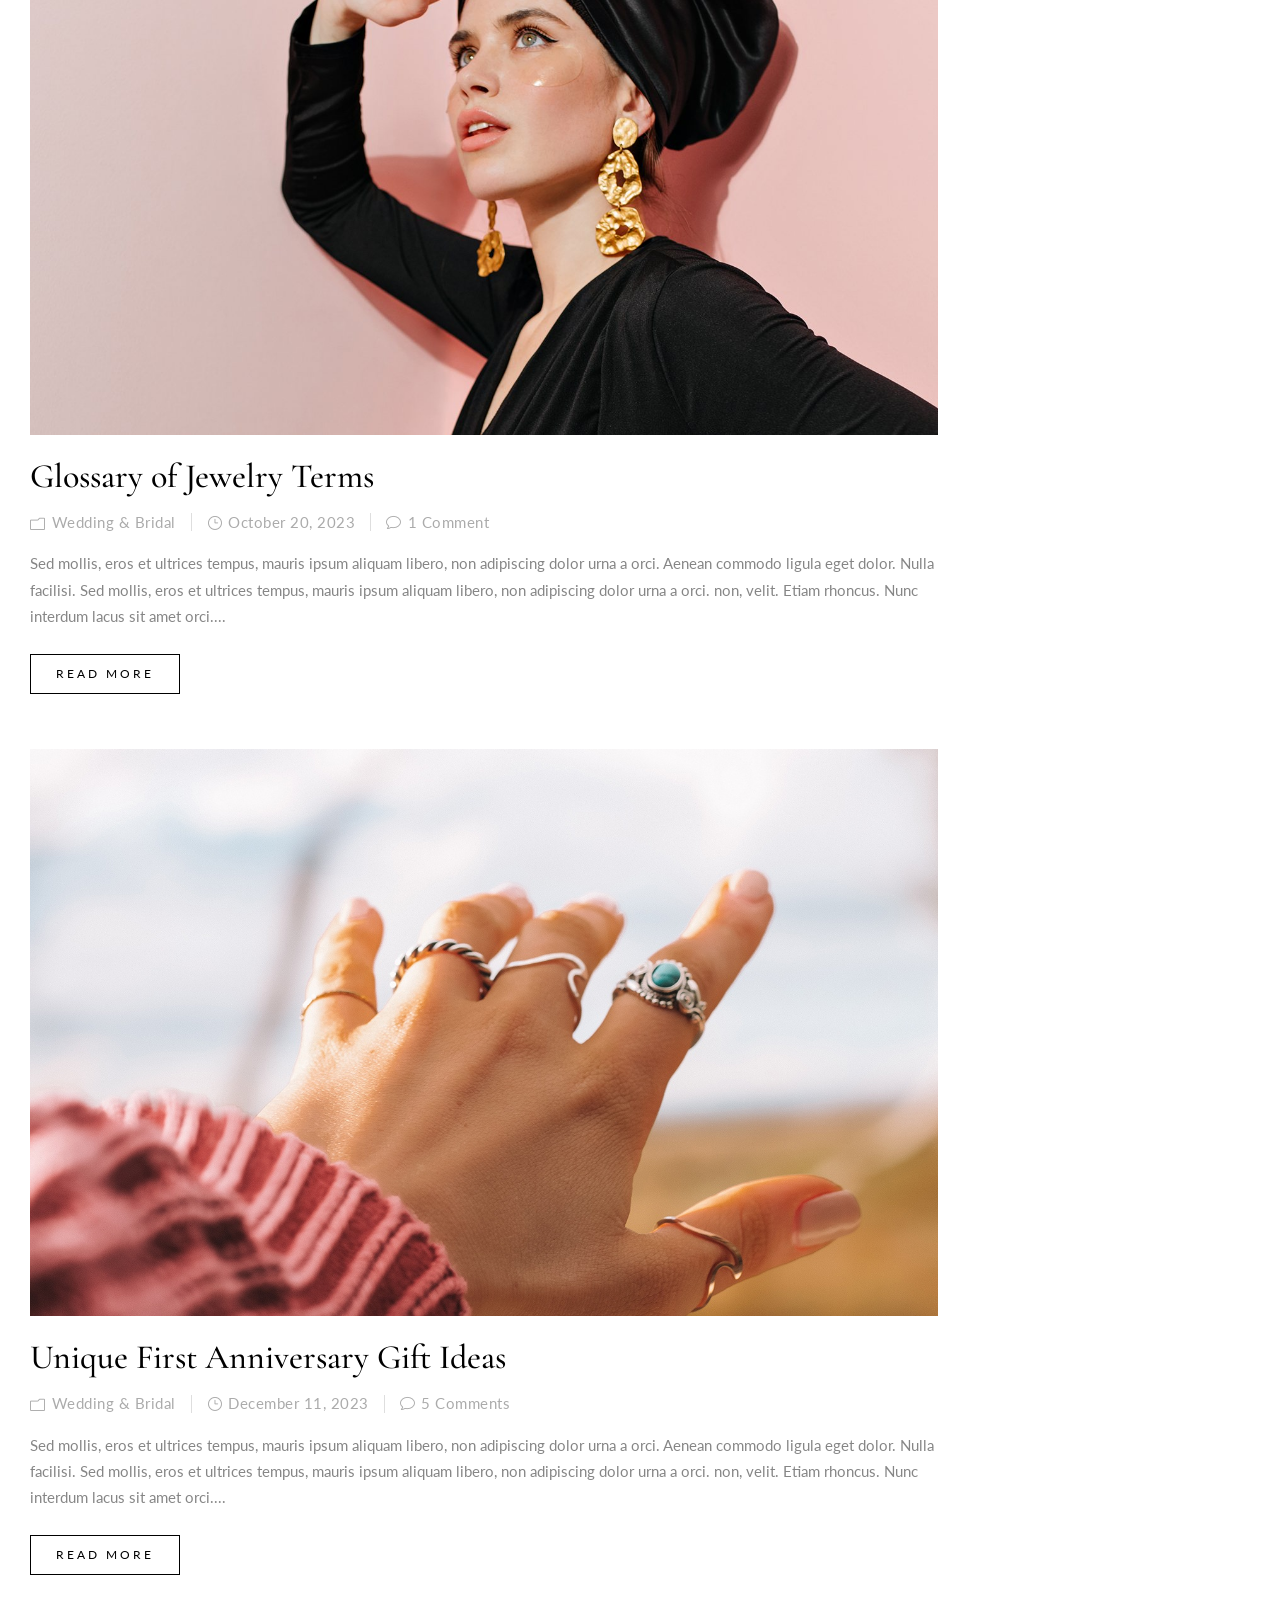
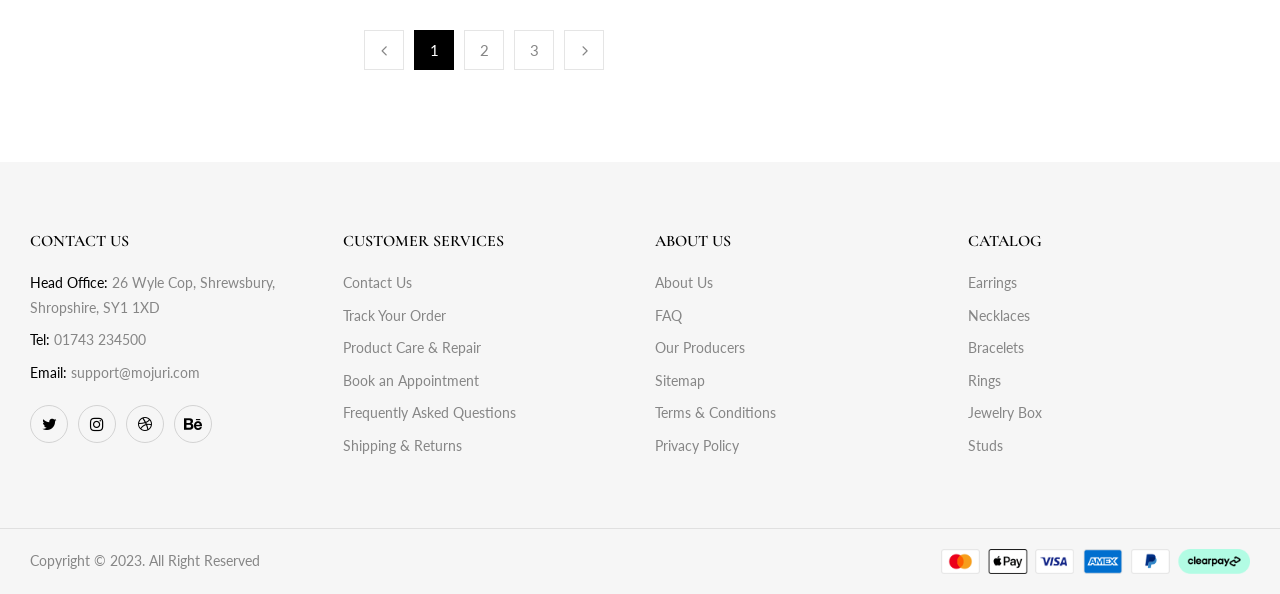
<file: blog-list-right.html>
<!DOCTYPE html>
<html lang="en">
	<head>
		<!-- Meta Data -->
		<meta charset="UTF-8">
		<meta http-equiv="X-UA-Compatible" content="IE=edge">
		<meta name="viewport" content="width=device-width, initial-scale=1">
		<title>Blog List - Right Sidebar | Mojuri</title>
		
		<!-- Favicon -->
		<link rel="shortcut icon" type="image/x-icon" href="media/favicon.png">
		
		<!-- Dependency Styles -->
		<link rel="stylesheet" href="libs/bootstrap/css/bootstrap.min.css" type="text/css">
		<link rel="stylesheet" href="libs/feather-font/css/iconfont.css" type="text/css">
		<link rel="stylesheet" href="libs/icomoon-font/css/icomoon.css" type="text/css">
		<link rel="stylesheet" href="libs/font-awesome/css/font-awesome.css" type="text/css">
		<link rel="stylesheet" href="libs/wpbingofont/css/wpbingofont.css" type="text/css">
		<link rel="stylesheet" href="libs/elegant-icons/css/elegant.css" type="text/css">
		<link rel="stylesheet" href="libs/slick/css/slick.css" type="text/css">
		<link rel="stylesheet" href="libs/slick/css/slick-theme.css" type="text/css">
		<link rel="stylesheet" href="libs/mmenu/css/mmenu.min.css" type="text/css">
		<link rel="stylesheet" href="libs/slider/css/jslider.css">

		<!-- Site Stylesheet -->
		<link rel="stylesheet" href="assets/css/app.css" type="text/css">
		<link rel="stylesheet" href="assets/css/responsive.css" type="text/css">
		
		<!-- Google Web Fonts -->
		<link href="https://fonts.googleapis.com/css2?family=Cormorant+Garamond:ital,wght@0,300;0,400;0,500;0,600;0,700;1,300;1,400;1,500;1,600;1,700&display=swap" rel="stylesheet">
		<link href="https://fonts.googleapis.com/css2?family=Lato:ital,wght@0,100;0,300;0,400;0,700;0,900;1,100;1,300;1,400;1,700;1,900&display=swap" rel="stylesheet">
	</head>
	
	<body class="blog">
		<div id="page" class="hfeed page-wrapper">
			<header id="site-header" class="site-header header-v1">
				<div class="header-mobile">
					<div class="section-padding">
						<div class="section-container">
							<div class="row">
								<div class="col-xl-4 col-lg-4 col-md-4 col-sm-3 col-3 header-left">
									<div class="navbar-header">
										<button type="button" id="show-megamenu" class="navbar-toggle"></button>
									</div>
								</div>
								<div class="col-xl-4 col-lg-4 col-md-4 col-sm-6 col-6 header-center">
									<div class="site-logo">
										<a href="index.html">
											<img width="400" height="79" src="media/logo-white.png" alt="Mojuri – Jewelry Store HTML Template" />
										</a>
									</div>
								</div>
								<div class="col-xl-4 col-lg-4 col-md-4 col-sm-3 col-3 header-right">
									<div class="mojuri-topcart dropdown">
										<div class="dropdown mini-cart top-cart">
											<div class="remove-cart-shadow"></div>
											<a class="dropdown-toggle cart-icon" href="#" role="button" data-toggle="dropdown" aria-haspopup="true" aria-expanded="false">
												<div class="icons-cart"><i class="icon-large-paper-bag"></i><span class="cart-count">2</span></div>
											</a>
											<div class="dropdown-menu cart-popup">
												<div class="cart-empty-wrap">
													<ul class="cart-list">
														<li class="empty">
															<span>No products in the cart.</span>
															<a class="go-shop" href="shop-grid-left.html">GO TO SHOP<i aria-hidden="true" class="arrow_right"></i></a>
														</li>
													</ul>
												</div>
												<div class="cart-list-wrap">
													<ul class="cart-list ">
														<li class="mini-cart-item">
															<a href="#" class="remove" title="Remove this item"><i class="icon_close"></i></a>
															<a href="shop-details.html" class="product-image"><img width="600" height="600" src="media/product/3.jpg" alt=""></a>
															<a href="shop-details.html" class="product-name">Twin Hoops</a>		
															<div class="quantity">Qty: 1</div>
															<div class="price">$150.00</div>
														</li>
														<li class="mini-cart-item">
															<a href="#" class="remove" title="Remove this item"><i class="icon_close"></i></a>													
															<a href="shop-details.html" class="product-image"><img width="600" height="600" src="media/product/1.jpg" alt=""></a>
															<a href="shop-details.html" class="product-name">Medium Flat Hoops</a>
															<div class="quantity">Qty: 1</div>
															<div class="price">$100.00</div>						
														</li>
													</ul>
													<div class="total-cart">
														<div class="title-total">Total: </div>
														<div class="total-price"><span>$250.00</span></div>
													</div>
													<div class="free-ship">
														<div class="title-ship">Buy <strong>$400</strong> more to enjoy <strong>FREE Shipping</strong></div>
														<div class="total-percent"><div class="percent" style="width:20%"></div></div>
													</div>
													<div class="buttons">
														<a href="shop-cart.html" class="button btn view-cart btn-primary">View cart</a>
														<a href="shop-checkout.html" class="button btn checkout btn-default">Check out</a>
													</div>
												</div>
											</div>
										</div>
									</div>
								</div>
							</div>
						</div>
					</div>

					<div class="header-mobile-fixed">
						<!-- Shop -->
						<div class="shop-page">
							<a href="shop-grid-left.html"><i class="wpb-icon-shop"></i></a>
						</div>

						<!-- Login -->
						<div class="my-account">
							<div class="login-header">
								<a href="page-my-account.html"><i class="wpb-icon-user"></i></a>
							</div>
						</div>

						<!-- Search -->
						<div class="search-box">
							<div class="search-toggle"><i class="wpb-icon-magnifying-glass"></i></div>
						</div>

						<!-- Wishlist -->
						<div class="wishlist-box">
							<a href="shop-wishlist.html"><i class="wpb-icon-heart"></i></a>
						</div>
					</div>
				</div>

				<div class="header-desktop">
					<div class="header-wrapper">
						<div class="section-padding">
							<div class="section-container large p-l-r">
								<div class="row">
									<div class="col-xl-3 col-lg-3 col-md-12 col-sm-12 col-12 header-left">
										<div class="site-logo">
											<a href="index.html">
												<img width="400" height="140" src="media/logo.png" alt="Mojuri – Jewelry Store HTML Template" />
											</a>
										</div>
									</div>

									<div class="col-xl-6 col-lg-6 col-md-12 col-sm-12 col-12 text-center header-center">
										<div class="site-navigation">
											<nav id="main-navigation">
												<ul id="menu-main-menu" class="menu">
													<li class="level-0 menu-item menu-item-has-children current-menu-item">
														<a href="index.html"><span class="menu-item-text">Home</span></a>
														<ul class="sub-menu">
															<li>
																<a href="index.html"><span class="menu-item-text">Home Clean</span></a>
															</li>
															<li>
																<a href="index2.html"><span class="menu-item-text">Home Collection</span></a>
															</li>
															<li>
																<a href="index3.html"><span class="menu-item-text">Home Minimal</span></a>
															</li>
															<li>
																<a href="index4.html"><span class="menu-item-text">Home Modern</span></a>
															</li>
															<li>
																<a href="index5.html"><span class="menu-item-text">Home Parallax</span></a>
															</li>
															<li>
																<a href="index6.html"><span class="menu-item-text">Home Strong</span></a>
															</li>
															<li>
																<a href="index7.html"><span class="menu-item-text">Home Style</span></a>
															</li>
															<li>
																<a href="index8.html"><span class="menu-item-text">Home Unique</span></a>
															</li>
														</ul>
													</li>
													<li class="level-0 menu-item menu-item-has-children">
														<a href="shop-grid-left.html"><span class="menu-item-text">Shop</span></a>
														<ul class="sub-menu">
															<li class="level-1 menu-item menu-item-has-children">
																<a href="shop-grid-left.html"><span class="menu-item-text">Shop - Products</span></a>
																<ul class="sub-menu">
																	<li>
																		<a href="shop-grid-left.html"><span class="menu-item-text">Shop Grid - Left Sidebar</span></a>
																	</li>
																	<li>
																		<a href="shop-list-left.html"><span class="menu-item-text">Shop List - Left Sidebar</span></a>
																	</li>
																	<li>
																		<a href="shop-grid-right.html"><span class="menu-item-text">Shop Grid - Right Sidebar</span></a>
																	</li>
																	<li>
																		<a href="shop-list-right.html"><span class="menu-item-text">Shop List - Right Sidebar</span></a>
																	</li>
																	<li>
																		<a href="shop-grid-fullwidth.html"><span class="menu-item-text">Shop Grid - No Sidebar</span></a>
																	</li>
																</ul>
															</li>
															<li>
																<a href="shop-details.html"><span class="menu-item-text">Shop Details</span></a>
															</li>
															<li>
																<a href="shop-cart.html"><span class="menu-item-text">Shop - Cart</span></a>
															</li>
															<li>
																<a href="shop-checkout.html"><span class="menu-item-text">Shop - Checkout</span></a>
															</li>
															<li>
																<a href="shop-wishlist.html"><span class="menu-item-text">Shop - Wishlist</span></a>
															</li>
														</ul>
													</li>
													<li class="level-0 menu-item menu-item-has-children mega-menu mega-menu-fullwidth align-center">
														<a href="blog-grid-left.html"><span class="menu-item-text">Blog</span></a>
														<div class="sub-menu">
															<div class="row">
																<div class="col-md-5">
																	<div class="menu-section">
																		<h2 class="sub-menu-title">Blog Category</h2>
																		<ul class="menu-list">
																			<li>
																				<a href="blog-grid-left.html"><span class="menu-item-text">Blog Grid - Left Sidebar</span></a>
																			</li>
																			<li>
																				<a href="blog-grid-right.html"><span class="menu-item-text">Blog Grid - Right Sidebar</span></a>
																			</li>
																			<li>
																				<a href="blog-list-left.html"><span class="menu-item-text">Blog List - Left Sidebar</span></a>
																			</li>
																			<li>
																				<a href="blog-list-right.html"><span class="menu-item-text">Blog List - Right Sidebar</span></a>
																			</li>
																			<li>
																				<a href="blog-grid-fullwidth.html"><span class="menu-item-text">Blog Grid - No Sidebar</span></a>
																			</li>
																		</ul>
																	</div>

																	<div class="menu-section">
																		<h2 class="sub-menu-title">Blog Details</h2>
																		<ul class="menu-list">
																			<li>
																				<a href="blog-details-left.html"><span class="menu-item-text">Blog Details - Left Sidebar</span></a>
																			</li>
																			<li>
																				<a href="blog-details-right.html"><span class="menu-item-text">Blog Details - Right Sidebar</span></a>
																			</li>
																			<li>
																				<a href="blog-details-fullwidth.html"><span class="menu-item-text">Blog Details - No Sidebar</span></a>
																			</li>
																		</ul>
																	</div>
																</div>
																<div class="col-md-7">
																	<div class="menu-section">
																		<h2 class="sub-menu-title">Recent Posts</h2>
																		<div class="block block-posts recent-posts p-t-5">
																			<ul class="posts-list">
																				<li class="post-item">
																					<a href="blog-details-right.html" class="post-image">
																						<img src="media/blog/1.jpg">
																					</a>
																					<div class="post-content">
																						<h2 class="post-title">
																							<a href="blog-details-right.html">
																								Bridial Fair Collections 2023
																							</a>
																						</h2>
																						<div class="post-time">
																							<span class="post-date">May 30, 2022</span>
																							<span class="post-comment">4 Comments</span>
																						</div>
																					</div>
																				</li>
																				<li class="post-item">
																					<a href="blog-details-right.html" class="post-image">
																						<img src="media/blog/2.jpg">
																					</a>
																					<div class="post-content">
																						<h2 class="post-title">
																							<a href="blog-details-right.html">
																								Our Sterling Silver
																							</a>
																						</h2>
																						<div class="post-time">
																							<span class="post-date">Aug 24, 2022</span>
																							<span class="post-comment">2 Comments</span>
																						</div>
																					</div>
																				</li>
																				<li class="post-item">
																					<a href="blog-details-right.html" class="post-image">
																						<img src="media/blog/3.jpg">
																					</a>
																					<div class="post-content">
																						<h2 class="post-title">
																							<a href="blog-details-right.html">
																								Kitchen Inspired On Japanese
																							</a>
																						</h2>
																						<div class="post-time">
																							<span class="post-date">Dec 06, 2022</span>
																							<span class="post-comment">1 Comment</span>
																						</div>
																					</div>
																				</li>
																			</ul>
																		</div>
																	</div>
																</div>
															</div>
														</div>
													</li>
													<li class="level-0 menu-item menu-item-has-children">
														<a href="#"><span class="menu-item-text">Pages</span></a>
														<ul class="sub-menu">
															<li>
																<a href="page-login.html"><span class="menu-item-text">Login / Register</span></a>
															</li>
															<li>
																<a href="page-forgot-password.html"><span class="menu-item-text">Forgot Password</span></a>
															</li>
															<li>
																<a href="page-my-account.html"><span class="menu-item-text">My Account</span></a>
															</li>
															<li>
																<a href="page-about.html"><span class="menu-item-text">About Us</span></a>
															</li>
															<li>
																<a href="page-contact.html"><span class="menu-item-text">Contact</span></a>
															</li>
															<li>
																<a href="page-faq.html"><span class="menu-item-text">FAQ</span></a>
															</li>
															<li>
																<a href="page-404.html"><span class="menu-item-text">Page 404</span></a>
															</li>
														</ul>
													</li>
													<li class="level-0 menu-item">
														<a href="page-contact.html"><span class="menu-item-text">Contact</span></a>
													</li>
												</ul>
											</nav>
										</div>
									</div>

									<div class="col-xl-3 col-lg-3 col-md-12 col-sm-12 col-12 header-right">
										<div class="header-page-link">
											<!-- Search -->
											<div class="search-box">
												<div class="search-toggle"><i class="icon-search"></i></div>
											</div>

											<!-- Login -->
											<div class="login-header icon">
												<a class="active-login" href="#"><i class="icon-user"></i></a>
												<div class="form-login-register">
													<div class="box-form-login">
														<div class="active-login"></div>
														<div class="box-content">
															<div class="form-login active">
																<form id="login_ajax" method="post" class="login">
																	<h2>Sign in</h2>
																	<p class="status"></p>
																	<div class="content">
																		<div class="username">
																			<input type="text" required="required" class="input-text" name="username" id="username" placeholder="Your name"/>
																		</div>
																		<div class="password">
																			<input class="input-text" required="required" type="password" name="password" id="password" placeholder="Password"/>
																		</div>
																		<div class="rememberme-lost">
																			<div class="rememberme">
																				<input name="rememberme" type="checkbox" id="rememberme" value="forever"/>
																				<label for="rememberme" class="inline">Remember me</label>
																			</div>
																			<div class="lost_password">
																				<a href="forgot-password.html">Lost your password?</a>
																			</div>
																		</div>
																		<div class="button-login">
																			<input type="submit" class="button" name="login" value="Login"/>
																		</div>
																		<div class="button-next-reregister">Create An Account</div>
																	</div>						
																</form>
															</div>
															<div class="form-register">
																<form method="post" class="register">
																	<h2>REGISTER</h2>
																	<div class="content">
																		<div class="email">
																			<input type="email" class="input-text" placeholder="Email" name="email" id="reg_email" value=""/>
																		</div>
																		<div class="password">
																			<input type="password" class="input-text" placeholder="Password" name="password" id="reg_password"/>
																		</div>															
																		<div class="button-register">
																			<input type="submit" class="button" name="register" value="Register"/>
																		</div>
																		<div class="button-next-login">Already has an account</div>
																	</div>
																</form>
															</div>
														</div>
													</div>
												</div>
											</div>

											<!-- Wishlist -->
											<div class="wishlist-box">
												<a href="shop-wishlist.html"><i class="icon-heart"></i></a>
												<span class="count-wishlist">1</span>
											</div>
											
											<!-- Cart -->
											<div class="mojuri-topcart dropdown light">
												<div class="dropdown mini-cart top-cart">
													<div class="remove-cart-shadow"></div>
													<a class="dropdown-toggle cart-icon" href="#" role="button" data-toggle="dropdown" aria-haspopup="true" aria-expanded="false">
														<div class="icons-cart"><i class="icon-large-paper-bag"></i><span class="cart-count">2</span></div>
													</a>
													<div class="dropdown-menu cart-popup">
														<div class="cart-empty-wrap">
															<ul class="cart-list">
																<li class="empty">
																	<span>No products in the cart.</span>
																	<a class="go-shop" href="shop-grid-left.html">GO TO SHOP<i aria-hidden="true" class="arrow_right"></i></a>
																</li>
															</ul>
														</div>
														<div class="cart-list-wrap">
															<ul class="cart-list ">
																<li class="mini-cart-item">
																	<a href="#" class="remove" title="Remove this item"><i class="icon_close"></i></a>
																	<a href="shop-details.html" class="product-image"><img width="600" height="600" src="media/product/3.jpg" alt=""></a>
																	<a href="shop-details.html" class="product-name">Twin Hoops</a>		
																	<div class="quantity">Qty: 1</div>
																	<div class="price">$150.00</div>
																</li>
																<li class="mini-cart-item">
																	<a href="#" class="remove" title="Remove this item"><i class="icon_close"></i></a>													
																	<a href="shop-details.html" class="product-image"><img width="600" height="600" src="media/product/1.jpg" alt=""></a>
																	<a href="shop-details.html" class="product-name">Medium Flat Hoops</a>
																	<div class="quantity">Qty: 1</div>
																	<div class="price">$100.00</div>						
																</li>
															</ul>
															<div class="total-cart">
																<div class="title-total">Total: </div>
																<div class="total-price"><span>$250.00</span></div>
															</div>
															<div class="free-ship">
																<div class="title-ship">Buy <strong>$400</strong> more to enjoy <strong>FREE Shipping</strong></div>
																<div class="total-percent"><div class="percent" style="width:20%"></div></div>
															</div>
															<div class="buttons">
																<a href="shop-cart.html" class="button btn view-cart btn-primary">View cart</a>
																<a href="shop-checkout.html" class="button btn checkout btn-default">Check out</a>
															</div>
														</div>
													</div>
												</div>
											</div>
										</div>
									</div>
								</div>
							</div>
						</div>
					</div>
				</div>
			</header>
			
			<div id="site-main" class="site-main">
				<div id="main-content" class="main-content">
					<div id="primary" class="content-area">
						<div id="title" class="page-title">
							<div class="section-container">
								<div class="content-title-heading">
									<h1 class="text-title-heading">
										Wedding & Bridal
									</h1>
								</div>
								<div class="breadcrumbs">
									<a href="index.html">Home</a><span class="delimiter"></span>Wedding & Bridal
								</div>
							</div>
						</div>

						<div id="content" class="site-content" role="main">
							<div class="section-padding">
								<div class="section-container p-l-r">
									<div class="row">
										<div class="col-xl-9 col-lg-9 col-md-12 col-12 posts-column">
											<div class="posts-list list">
												<div class="post-entry post-wapper">
													<div class="post-image">
														<a href="blog-details-right.html">
															<img src="media/blog/1.jpg" alt="">
														</a>
													</div>
													<div class="post-content">
														<h2 class="post-title">
															<a href="blog-details-right.html">Bridial Fair Collections 2023</a>
														</h2>
														<div class="post-meta">
															<span class="post-categories"><i class="icon_folder-alt"></i> <a href="blog-grid-right.html">Wedding & Bridal</a></span>
															<span class="post-time"><i class="icon_clock_alt"></i> July 24, 2023</span>
															<span class="post-comment"><i class="icon_comment_alt"></i> 1 Comment</span>
														</div>
														<div class="post-excerpt">
															 Sed mollis, eros et ultrices tempus, mauris ipsum aliquam libero, non adipiscing dolor urna a orci. Aenean commodo ligula eget dolor. Nulla facilisi. Sed mollis, eros et ultrices tempus, mauris ipsum aliquam libero, non adipiscing dolor urna a orci. non, velit. Etiam rhoncus. Nunc interdum lacus sit amet orci.... 
														</div>
														<div class="post-btn">
															<a class="button button-outline border-black" href="blog-details-right.html">Read more</a>
														</div>
													</div>
												</div>
												<div class="post-entry post-wapper">
													<div class="post-image">
														<a href="blog-details-right.html">
															<img src="media/blog/2.jpg" alt="">
														</a>
													</div>
													<div class="post-content">
														<h2 class="post-title">
															<a href="blog-details-right.html">Our Sterling Silver</a>
														</h2>
														<div class="post-meta">
															<span class="post-categories"><i class="icon_folder-alt"></i> <a href="blog-grid-right.html">Wedding & Bridal</a></span>
															<span class="post-time"><i class="icon_clock_alt"></i> August 16, 2023</span>
															<span class="post-comment"><i class="icon_comment_alt"></i> 4 Comments</span>				
														</div>
														<div class="post-excerpt">
															 Sed mollis, eros et ultrices tempus, mauris ipsum aliquam libero, non adipiscing dolor urna a orci. Aenean commodo ligula eget dolor. Nulla facilisi. Sed mollis, eros et ultrices tempus, mauris ipsum aliquam libero, non adipiscing dolor urna a orci. non, velit. Etiam rhoncus. Nunc interdum lacus sit amet orci.... 
														</div>
														<div class="post-btn">
															<a class="button button-outline border-black" href="blog-details-right.html">Read more</a>
														</div>
													</div>
												</div>
												<div class="post-entry post-wapper">
													<div class="post-image">
														<a href="blog-details-right.html">
															<img src="media/blog/3.jpg" alt="">
														</a>
													</div>
													<div class="post-content">
														<h2 class="post-title">
															<a href="blog-details-right.html">New Season Modern Gold Earrings</a>
														</h2>
														<div class="post-meta">
															<span class="post-categories"><i class="icon_folder-alt"></i> <a href="blog-grid-right.html">Wedding & Bridal</a></span>
															<span class="post-time"><i class="icon_clock_alt"></i> October 04, 2023</span>
															<span class="post-comment"><i class="icon_comment_alt"></i> 3 Comments</span>															
														</div>
														<div class="post-excerpt">
															 Sed mollis, eros et ultrices tempus, mauris ipsum aliquam libero, non adipiscing dolor urna a orci. Aenean commodo ligula eget dolor. Nulla facilisi. Sed mollis, eros et ultrices tempus, mauris ipsum aliquam libero, non adipiscing dolor urna a orci. non, velit. Etiam rhoncus. Nunc interdum lacus sit amet orci.... 
														</div>
														<div class="post-btn">
															<a class="button button-outline border-black" href="blog-details-right.html">Read more</a>
														</div>
													</div>
												</div>
												<div class="post-entry post-wapper">
													<div class="post-image">
														<a href="blog-details-right.html">
															<img src="media/blog/4.jpg" alt="">
														</a>
													</div>
													<div class="post-content">
														<h2 class="post-title">
															<a href="blog-details-right.html">Glossary of Jewelry Terms</a>
														</h2>
														<div class="post-meta">
															<span class="post-categories"><i class="icon_folder-alt"></i> <a href="blog-grid-right.html">Wedding & Bridal</a></span>
															<span class="post-time"><i class="icon_clock_alt"></i> October 20, 2023</span>
															<span class="post-comment"><i class="icon_comment_alt"></i> 1 Comment</span>															
														</div>
														<div class="post-excerpt">
															 Sed mollis, eros et ultrices tempus, mauris ipsum aliquam libero, non adipiscing dolor urna a orci. Aenean commodo ligula eget dolor. Nulla facilisi. Sed mollis, eros et ultrices tempus, mauris ipsum aliquam libero, non adipiscing dolor urna a orci. non, velit. Etiam rhoncus. Nunc interdum lacus sit amet orci.... 
														</div>
														<div class="post-btn">
															<a class="button button-outline border-black" href="blog-details-right.html">Read more</a>
														</div>
													</div>
												</div>
												<div class="post-entry post-wapper">
													<div class="post-image">
														<a href="blog-details-right.html">
															<img src="media/blog/5.jpg" alt="">
														</a>
													</div>
													<div class="post-content">
														<h2 class="post-title">
															<a href="blog-details-right.html">Unique First Anniversary Gift Ideas</a>
														</h2>
														<div class="post-meta">
															<span class="post-categories"><i class="icon_folder-alt"></i> <a href="blog-grid-right.html">Wedding & Bridal</a></span>
															<span class="post-time"><i class="icon_clock_alt"></i> December 11, 2023</span>
															<span class="post-comment"><i class="icon_comment_alt"></i> 5 Comments</span>															
														</div>
														<div class="post-excerpt">
															 Sed mollis, eros et ultrices tempus, mauris ipsum aliquam libero, non adipiscing dolor urna a orci. Aenean commodo ligula eget dolor. Nulla facilisi. Sed mollis, eros et ultrices tempus, mauris ipsum aliquam libero, non adipiscing dolor urna a orci. non, velit. Etiam rhoncus. Nunc interdum lacus sit amet orci.... 
														</div>
														<div class="post-btn">
															<a class="button button-outline border-black" href="blog-details-right.html">Read more</a>
														</div>
													</div>
												</div>
											</div>

											<nav class="pagination">
												<ul class="page-numbers">
													<li><a class="prev page-numbers" href="#">Previous</a></li>
													<li><span aria-current="page" class="page-numbers current">1</span></li>
													<li><a class="page-numbers" href="#">2</a></li>
													<li><a class="page-numbers" href="#">3</a></li>
													<li><a class="next page-numbers" href="#">Next</a></li>
												</ul>
											</nav>
										</div>

										<div class="col-xl-3 col-lg-3 col-md-12 col-12 sidebar right-sidebar md-b-50">
											<!-- Block Post Search -->
											<div class="block block-post-search">
												<div class="block-title"><h2>Search</h2></div>
												<div class="block-content">
													<form method="get" class="search-from" action="">
														<input type="text" value="" name="s" class="s" placeholder="Search...">
														<button class="btn" type="submit">
															<i class="icon-search"></i>
														</button>
									  				</form>
												</div>
											</div>

											<!-- Block Post Categories -->
											<div class="block block-post-cats">
												<div class="block-title"><h2>Categories</h2></div>
												<div class="block-content">
													<div class="post-cats-list">
														<ul>
															<li>
																<a href="blog-grid-left.html">Bracelets <span class="count">9</span></a>
															</li>
															<li>
																<a href="blog-grid-left.html">Earrings <span class="count">4</span></a>
															</li>
															<li>
																<a href="blog-grid-left.html">Necklaces <span class="count">3</span></a>
															</li>
															<li>
																<a href="blog-grid-left.html">News <span class="count">6</span></a>
															</li>
															<li class="current">
																<a href="blog-grid-left.html">Wedding & Bridal <span class="count">2</span></a>
															</li>
														</ul>
													</div>
												</div>
											</div>

											<!-- Block Posts -->
											<div class="block block-posts">
												<div class="block-title"><h2>Recent Posts</h2></div>
												<div class="block-content">
													<ul class="posts-list">
														<li class="post-item">
															<a href="blog-details-right.html" class="post-image">
																<img src="media/blog/1.jpg">
															</a>
															<div class="post-content">
																<h2 class="post-title">
																	<a href="blog-details-right.html">
																		Bridial Fair Collections 2023
																	</a>
																</h2>
																<div class="post-time">
																	<span class="post-date">May 30, 2023</span>
																</div>
															</div>
														</li>
														<li class="post-item">
															<a href="blog-details-right.html" class="post-image">
																<img src="media/blog/2.jpg">
															</a>
															<div class="post-content">
																<h2 class="post-title">
																	<a href="blog-details-right.html">
																		Our Sterling Silver
																	</a>
																</h2>
																<div class="post-time">
																	<span class="post-date">Aug 24, 2023</span>
																</div>
															</div>
														</li>
														<li class="post-item">
															<a href="blog-details-right.html" class="post-image">
																<img src="media/blog/3.jpg">
															</a>
															<div class="post-content">
																<h2 class="post-title">
																	<a href="blog-details-right.html">
																		New Season Modern Gold Earrings
																	</a>
																</h2>
																<div class="post-time">
																	<span class="post-date">Dec 06, 2023</span>
																</div>
															</div>
														</li>
													</ul>
												</div>
											</div>

											<!-- Block Post Archives -->
											<div class="block block-post-archives">
												<div class="block-title"><h2>Archives</h2></div>
												<div class="block-content">
													<div class="post-archives-list">
														<ul>
															<li>
																<a href="blog-grid-left.html">May 2023</a>
															</li>
															<li>
																<a href="blog-grid-left.html">April 2023</a>
															</li>
															<li>
																<a href="blog-grid-left.html">August 2022</a>
															</li>
														</ul>
													</div>
												</div>
											</div>

											<!-- Block Post Tags -->
											<div class="block block-post-tags">
												<div class="block-title"><h2>Tags</h2></div>
												<div class="block-content">
													<div class="post-tags-list">
														<ul>
															<li>
																<a href="blog-grid-left.html">Jewelry</a>
															</li>
															<li>
																<a href="blog-grid-left.html">Ring Styles</a>
															</li>
															<li>
																<a href="blog-grid-left.html">Gift Ideas</a>
															</li>
															<li>
																<a href="blog-grid-left.html">Wedding</a>
															</li>
															<li>
																<a href="blog-grid-left.html">Bracelets</a>
															</li>
															<li>
																<a href="blog-grid-left.html">Necklaces</a>
															</li>
															<li>
																<a href="blog-grid-left.html">Unique</a>
															</li>
															<li>
																<a href="blog-grid-left.html">Glossary</a>
															</li>
														</ul>
													</div>
												</div>
											</div>
										</div>
									</div>
								</div>
							</div>
						</div><!-- #content -->
					</div><!-- #primary -->
				</div><!-- #main-content -->
			</div>

			<footer id="site-footer" class="site-footer background four-columns">
				<div class="footer">
					<div class="section-padding">
						<div class="section-container">
							<div class="block-widget-wrap">
								<div class="row">
									<div class="col-lg-3 col-md-6 column-1">
										<div class="block block-menu m-b-20">
											<h2 class="block-title">Contact Us</h2>
											<div class="block-content">
												<ul>
													<li>
														<span>Head Office:</span> 26 Wyle Cop, Shrewsbury, Shropshire, SY1 1XD
													</li>
													<li>
														<span>Tel:</span> 01743 234500
													</li>
													<li>
														<span>Email:</span> <a href="mailto:support@mojuri.com">support@mojuri.com</a>
													</li>
												</ul>
											</div>
										</div>

										<div class="block block-social">
											<ul class="social-link">
												<li><a href="#"><i class="fa fa-twitter"></i></a></li>
												<li><a href="#"><i class="fa fa-instagram"></i></a></li>
												<li><a href="#"><i class="fa fa-dribbble"></i></a></li>
												<li><a href="#"><i class="fa fa-behance"></i></a></li>
											</ul>
										</div>
									</div>
									<div class="col-lg-3 col-md-6 column-2">
										<div class="block block-menu">
											<h2 class="block-title">Customer Services</h2>
											<div class="block-content">
												<ul>
													<li>
														<a href="shop-grid-left.html">Contact Us</a>
													</li>
													<li>
														<a href="shop-grid-left.html">Track Your Order</a>
													</li>
													<li>
														<a href="shop-grid-left.html">Product Care & Repair</a>
													</li>
													<li>
														<a href="shop-grid-left.html">Book an Appointment</a>
													</li>
													<li>
														<a href="shop-grid-left.html">Frequently Asked Questions</a>
													</li>
													<li>
														<a href="shop-grid-left.html">Shipping & Returns</a>
													</li>
												</ul>
											</div>
										</div>
									</div>
									<div class="col-lg-3 col-md-6 column-3">
										<div class="block block-menu">
											<h2 class="block-title">About Us</h2>
											<div class="block-content">
												<ul>
													<li>
														<a href="#">About Us</a>
													</li>
													<li>
														<a href="#">FAQ</a>
													</li>
													<li>
														<a href="#">Our Producers</a>
													</li>
													<li>
														<a href="#">Sitemap</a>
													</li>
													<li>
														<a href="#">Terms & Conditions</a>
													</li>
													<li>
														<a href="#">Privacy Policy</a>
													</li>
												</ul>
											</div>
										</div>
									</div>
									<div class="col-lg-3 col-md-6 column-4">
										<div class="block block-menu">
											<h2 class="block-title">Catalog</h2>
											<div class="block-content">
												<ul>
													<li>
														<a href="shop-grid-left.html">Earrings</a>
													</li>
													<li>
														<a href="shop-grid-left.html">Necklaces</a>
													</li>
													<li>
														<a href="shop-grid-left.html">Bracelets</a>
													</li>
													<li>
														<a href="shop-grid-left.html">Rings</a>
													</li>
													<li>
														<a href="shop-grid-left.html">Jewelry Box</a>
													</li>
													<li>
														<a href="shop-grid-left.html">Studs</a>
													</li>
												</ul>
											</div>
										</div>
									</div>
								</div>
							</div>
						</div>
					</div>
				</div>
				<div class="footer-bottom">
					<div class="section-padding">
						<div class="section-container">
							<div class="block-widget-wrap">
								<div class="row">
									<div class="col-md-6">
										<div class="footer-left">
											<p class="copyright">Copyright © 2023. All Right Reserved</p>
										</div>
									</div>
									<div class="col-md-6">
										<div class="footer-right">
											<div class="block block-image">
												<img width="309" height="32" src="media/payments.png" alt="">
											</div>
										</div>
									</div>
								</div>
							</div>
						</div>
					</div>
				</div>
			</footer>
		</div>

		<!-- Back Top button -->
		<div class="back-top button-show">
			<i class="arrow_carrot-up"></i>
		</div>

		<!-- Search -->
		<div class="search-overlay">
			<div class="close-search"></div>
			<div class="wrapper-search">
				<form role="search" method="get" class="search-from ajax-search" action="">
					<a href="#" class="search-close"></a>
					<div class="search-box">
						<button id="searchsubmit" class="btn" type="submit">
							<i class="icon-search"></i>
						</button>
						<input type="text" autocomplete="off" value="" name="s" class="input-search s" placeholder="Search...">
						<div class="content-menu_search">
							<label>Suggested</label>
							<ul id="menu_search" class="menu">
								<li><a href="#">Earrings</a></li>
								<li><a href="#">Necklaces</a></li>
								<li><a href="#">Bracelets</a></li>
								<li><a href="#">Jewelry Box</a></li>
							</ul>			
						</div>
					</div>
				</form>	
			</div>	
		</div>

		<!-- Wishlist -->
		<div class="wishlist-popup">
			<div class="wishlist-popup-inner">
                <div class="wishlist-popup-content">
                    <div class="wishlist-popup-content-top">
                        <span class="wishlist-name">Wishlist</span>
						<span class="wishlist-count-wrapper"><span class="wishlist-count">2</span></span>                                
						<span class="wishlist-popup-close"></span>
                    </div>
                    <div class="wishlist-popup-content-mid">
						<table class="wishlist-items">                        
							<tbody>
								<tr class="wishlist-item">
									<td class="wishlist-item-remove"><span></span></td>
									<td class="wishlist-item-image">
                                    	<a href="shop-details.html">
											<img width="600" height="600" src="media/product/3.jpg" alt="">                                        
										</a>
		                       		</td>
			                        <td class="wishlist-item-info">
										<div class="wishlist-item-name">
											<a href="shop-details.html">Twin Hoops</a>
										</div>
										<div class="wishlist-item-price">
											<span>$150.00</span>
										</div>
										<div class="wishlist-item-time">June 4, 2022</div>                                
									</td>
			                        <td class="wishlist-item-actions">
			                            <div class="wishlist-item-stock">
											In stock 
										</div>
			                            <div class="wishlist-item-add">
											<div data-title="Add to cart">
												<a rel="nofollow" href="#">Add to cart</a>
											</div>
										</div>
	                                </td>
								</tr>
								<tr class="wishlist-item">
									<td class="wishlist-item-remove"><span></span></td>
									<td class="wishlist-item-image">
                                    	<a href="shop-details.html">
											<img width="600" height="600" src="media/product/4.jpg" alt="">                                        
										</a>
		                       		</td>
			                        <td class="wishlist-item-info">
										<div class="wishlist-item-name">
											<a href="shop-details.html">Yilver And Turquoise Earrings</a>
										</div>
										<div class="wishlist-item-price">
											<del aria-hidden="true"><span>$150.00</span></del> 
											<ins><span>$100.00</span></ins>
										</div>
										<div class="wishlist-item-time">June 4, 2022</div>                                
									</td>
			                        <td class="wishlist-item-actions">
			                            <div class="wishlist-item-stock">
											In stock 
										</div>
			                            <div class="wishlist-item-add">
											<div data-title="Add to cart">
												<a rel="nofollow" href="#">Add to cart</a>
											</div>
										</div>
	                                </td>
								</tr>
							</tbody>
						</table>
					</div>
                    <div class="wishlist-popup-content-bot">
                        <div class="wishlist-popup-content-bot-inner">
                            <a class="wishlist-page" href="shop-wishlist.html">
								Open wishlist page                                    
							</a>
                            <span class="wishlist-continue" data-url="">
                                Continue shopping                                        
                            </span>
                        </div>
                        <div class="wishlist-notice wishlist-notice-show">Added to the wishlist!</div>
                    </div>
                </div>
            </div>
		</div>

		<!-- Compare -->
		<div class="compare-popup">
		    <div class="compare-popup-inner">
		        <div class="compare-table">
		            <div class="compare-table-inner">
                    	<a href="#" id="compare-table-close" class="compare-table-close">
                    		<span class="compare-table-close-icon"></span>
                    	</a>
                    	<div class="compare-table-items">
                    		<table id="product-table" class="product-table">
                    			<thead>
                    				<tr>
                    					<th>
                    						<a href="#" class="compare-table-settings">Settings</a>
                    					</th>
                    					<th>
                    						<a href="shop-details.html">Twin Hoops</a> <span class="remove">remove</span>
                    					</th>
                    					<th>
                    						<a href="shop-details.html">Medium Flat Hoops</a> <span class="remove">remove</span>
                    					</th>
                    					<th>
                    						<a href="shop-details.html">Bold Pearl Hoop Earrings</a> <span class="remove">remove</span>
                    					</th>
                    				</tr>
                    			</thead>
                    			<tbody>
                    				<tr class="tr-image">
                    					<td class="td-label">Image</td>
                    					<td>
                    						<a href="shop-details.html">
                    							<img width="600" height="600" src="media/product/3.jpg" alt="">
                    						</a>
                    					</td>
                    					<td>
                    						<a href="shop-details.html">
                    							<img width="600" height="600" src="media/product/1.jpg" alt="">
                    						</a>
                    					</td>
                    					<td>
                    						<a href="shop-details.html">
                    							<img width="600" height="600" src="media/product/2.jpg" alt="">
                    						</a>
                    					</td>
                    				</tr>
                    				<tr class="tr-sku">
                    					<td class="td-label">SKU</td>
                    					<td>VN00189</td>
                    					<td></td>
                    					<td>D1116</td>
                    				</tr>
                    				<tr class="tr-rating">
                    					<td class="td-label">Rating</td>
                    					<td>
                    						<div class="star-rating">
                    							<span style="width:80%"></span>
                    						</div>
                    					</td>
                    					<td>
                    						<div class="star-rating">
                    							<span style="width:100%"></span>
                    						</div>
                    					</td>
                    					<td></td>
                    				</tr>
                    				<tr class="tr-price">
                    					<td class="td-label">Price</td>
                    					<td><span class="amount">$150.00</span></td>
                    					<td><del><span class="amount">$150.00</span></del> <ins><span class="amount">$100.00</span></ins></td>
                    					<td><span class="amount">$200.00</span></td>
                    				</tr>
                    				<tr class="tr-add-to-cart">
                    					<td class="td-label">Add to cart</td>
                    					<td>
                    						<div data-title="Add to cart">
                    							<a href="#" class="button">Add to cart</a>
                    						</div>
                    					</td>
                    					<td>
                    						<div data-title="Add to cart">
                    							<a href="#" class="button">Add to cart</a>
                    						</div>
                    					</td>
                    					<td>
                    						<div data-title="Add to cart">
                    							<a href="#" class="button">Add to cart</a>
                    						</div>
                    					</td>
                    				</tr>
                    				<tr class="tr-description">
                    					<td class="td-label">Description</td>
                    					<td>Phasellus sed volutpat orci. Fusce eget lore mauris vehicula elementum gravida nec dui. Aenean aliquam varius ipsum, non ultricies tellus sodales eu. Donec dignissim viverra nunc, ut aliquet magna posuere eget.</td>
                    					<td>Lorem ipsum dolor sit amet, consectetur adipiscing elit, sed do eiusmod tempor incididunt ut labore et dolore magna aliqua. Ut enim ad minim veniam, quis nostrud exercitation ullamco laboris nisi ut aliquip ex ea commodo consequat. Duis aute irure dolor in reprehenderit in voluptate velit esse cillum dolore eu fugiat nulla pariatur.</td>
                    					<td>The EcoSmart Fleece Hoodie full-zip hooded jacket provides medium weight fleece comfort all year around. Feel better in this sweatshirt because Hanes keeps plastic bottles of landfills by using recycled polyester.7.8 ounce fleece sweatshirt made with up to 5 percent polyester created from recycled plastic.</td>
                    				</tr>
                    				<tr class="tr-content">
                    					<td class="td-label">Content</td>
                    					<td>Lorem ipsum dolor sit amet, consectetur adipisicing elit, sed do eiusmod tempor incididunt ut labore et dolore magna aliqua. Ut enim ad minim veniam, quis nostrud exercitation ullamco laboris nisi ut aliquip ex ea commodo consequat. Duis aute irure dolor in reprehenderit in voluptate velit esse cillum dolore eu fugiat nulla pariatur. Excepteur sint occaecat cupidatat non proident, sunt in culpa qui officia deserunt mollit anim id est laborum. Sed ut perspiciatis unde omnis iste natus error sit voluptatem accusantium doloremque laudantium, totam rem aperiam, eaque ipsa quae ab illo inventore veritatis et quasi architecto beatae vitae dicta sunt explicabo. Nemo enim ipsam voluptatem quia voluptas sit aspernatur aut odit aut fugit, sed quia consequuntur magni dolores eos qui ratione voluptatem sequi nesciunt. Neque porro quisquam est, qui dolorem ipsum quia dolor sit amet, consectetur, adipisci velit, sed quia non numquam eius modi tempora incidunt ut labore et dolore magnam aliquam quaerat voluptatem.</td>
                    					<td>Lorem ipsum dolor sit amet, consectetur adipisicing elit, sed do eiusmod tempor incididunt ut labore et dolore magna aliqua. Ut enim ad minim veniam, quis nostrud exercitation ullamco laboris nisi ut aliquip ex ea commodo consequat. Duis aute irure dolor in reprehenderit in voluptate velit esse cillum dolore eu fugiat nulla pariatur. Excepteur sint occaecat cupidatat non proident, sunt in culpa qui officia deserunt mollit anim id est laborum. Sed ut perspiciatis unde omnis iste natus error sit voluptatem accusantium doloremque laudantium, totam rem aperiam, eaque ipsa quae ab illo inventore veritatis et quasi architecto beatae vitae dicta sunt explicabo. Nemo enim ipsam voluptatem quia voluptas sit aspernatur aut odit aut fugit, sed quia consequuntur magni dolores eos qui ratione voluptatem sequi nesciunt. Neque porro quisquam est, qui dolorem ipsum quia dolor sit amet, consectetur, adipisci velit, sed quia non numquam eius modi tempora incidunt ut labore et dolore magnam aliquam quaerat voluptatem.</td>
                    					<td>Lorem ipsum dolor sit amet, consectetur adipisicing elit, sed do eiusmod tempor incididunt ut labore et dolore magna aliqua. Ut enim ad minim veniam, quis nostrud exercitation ullamco laboris nisi ut aliquip ex ea commodo consequat. Duis aute irure dolor in reprehenderit in voluptate velit esse cillum dolore eu fugiat nulla pariatur. Excepteur sint occaecat cupidatat non proident, sunt in culpa qui officia deserunt mollit anim id est laborum. Sed ut perspiciatis unde omnis iste natus error sit voluptatem accusantium doloremque laudantium, totam rem aperiam, eaque ipsa quae ab illo inventore veritatis et quasi architecto beatae vitae dicta sunt explicabo. Nemo enim ipsam voluptatem quia voluptas sit aspernatur aut odit aut fugit, sed quia consequuntur magni dolores eos qui ratione voluptatem sequi nesciunt. Neque porro quisquam est, qui dolorem ipsum quia dolor sit amet, consectetur, adipisci velit, sed quia non numquam eius modi tempora incidunt ut labore et dolore magnam aliquam quaerat voluptatem.</td>
                    				</tr>
                    				<tr class="tr-dimensions">
                    					<td class="td-label">Dimensions</td>
                    					<td>N/A</td>
                    					<td>N/A</td>
                    					<td>N/A</td>
                    				</tr>
                    			</tbody>
                    		</table>
                    	</div>
		            </div>
		        </div>
		    </div>
		</div>

		<!-- Quickview -->
		<div class="quickview-popup">
			<div id="quickview-container"> 
				<div class="quickview-container"> 
					<a href="#" class="quickview-close"></a> 
					<div class="quickview-notices-wrapper"></div> 
					<div class="product single-product product-type-simple">
						<div class="product-detail">
							<div class="row"> 
								<div class="img-quickview"> 
									<div class="product-images-slider">
										<div id="quickview-slick-carousel"> 
											<div class="images"> 
												<div class="scroll-image">
													<div class="slick-wrap">
														<div class="slick-sliders image-additional" data-dots="true" data-columns4="1" data-columns3="1" data-columns2="1" data-columns1="1" data-columns="1" data-nav="true">
															<div class="img-thumbnail slick-slide"> 
																<a href="media/product/3.jpg" class="image-scroll" title="">
																	<img width="900" height="900" src="media/product/3.jpg" alt="">
																</a> 
															</div>
															<div class="img-thumbnail slick-slide"> 
																<a href="media/product/3-2.jpg" class="image-scroll" title="">
																	<img width="900" height="900" src="media/product/3-2.jpg" alt="">
																</a> 
															</div>
														</div>
													</div>
												</div> 
											</div> 
										</div> 
									</div> 
								</div> 
								<div class="quickview-single-info">
									<div class="product-content-detail entry-summary">
										<h1 class="product-title entry-title">Twin Hoops</h1>
										<div class="price-single">
											<div class="price">
												<del><span>$150.00</span></del>
												<span>$100.00</span>
											</div>
										</div>
										<div class="product-rating"> 
											<div class="star-rating" role="img" aria-label="Rated 4.00 out of 5">
												<span style="width:80%">Rated <strong class="rating">4.00</strong> out of 5 based on <span class="rating">1</span> customer rating</span>
											</div> 
											<a href="#" class="review-link">(<span class="count">1</span> customer review)</a> 
										</div>
										<div class="description"> 
											<p>Lorem ipsum dolor sit amet, consectetur adipiscing elit, sed do eiusmod tempor incididunt ut labore et dolore magna aliqua. Ut enim ad minim veniam, quis…</p> 
										</div>
										<form class="cart" method="post" enctype="multipart/form-data">
											<div class="quantity-button">
												<div class="quantity"> 
													<button type="button" class="plus">+</button> 
													<input type="number" class="input-text qty text" step="1" min="1" max="" name="quantity" value="1" title="Qty" size="4" placeholder="" inputmode="numeric" autocomplete="off"> 
													<button type="button" class="minus">-</button> 
												</div> 
												<button type="submit" class="single-add-to-cart-button button alt">Add to cart</button> 
											</div> 
											<button class="button quick-buy">Buy It Now</button>
										</form> 
									</div> 
								</div> 
							</div> 
						</div>
					</div> 
					<div class="clearfix"></div> 
				</div> 
			</div>
		</div>

		<!-- Page Loader -->
		<div class="page-preloader">
	    	<div class="loader">
	    		<div></div>
	    		<div></div>
	    	</div>
	    </div>

		<!-- Dependency Scripts -->
		<script src="libs/popper/js/popper.min.js"></script>
		<script src="libs/jquery/js/jquery.min.js"></script>
		<script src="libs/bootstrap/js/bootstrap.min.js"></script>
		<script src="libs/slick/js/slick.min.js"></script>
		<script src="libs/mmenu/js/jquery.mmenu.all.min.js"></script>
		<script src="libs/slider/js/tmpl.js"></script>
		<script src="libs/slider/js/jquery.dependClass-0.1.js"></script>
		<script src="libs/slider/js/draggable-0.1.js"></script>
		<script src="libs/slider/js/jquery.slider.js"></script>
		
		<!-- Site Scripts -->
		<script src="assets/js/app.js"></script>
	</body>
</html>
</file>
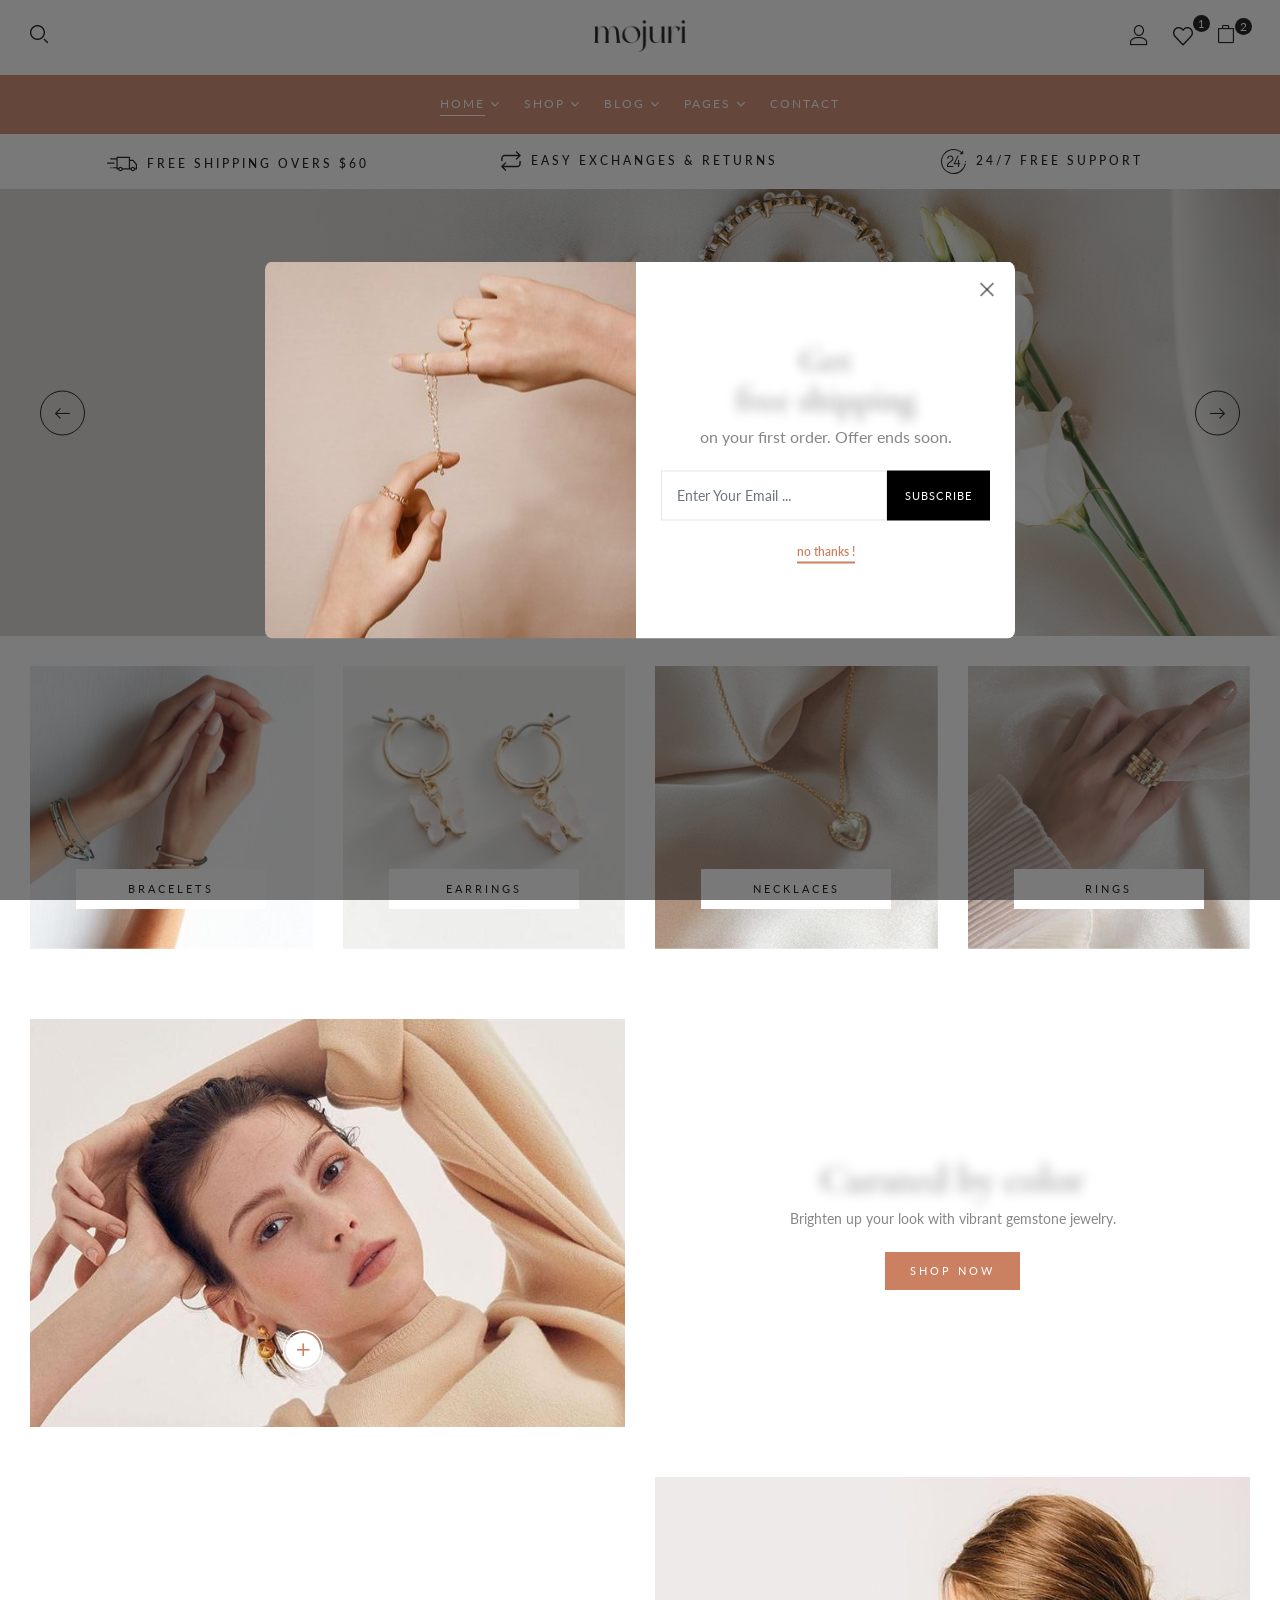
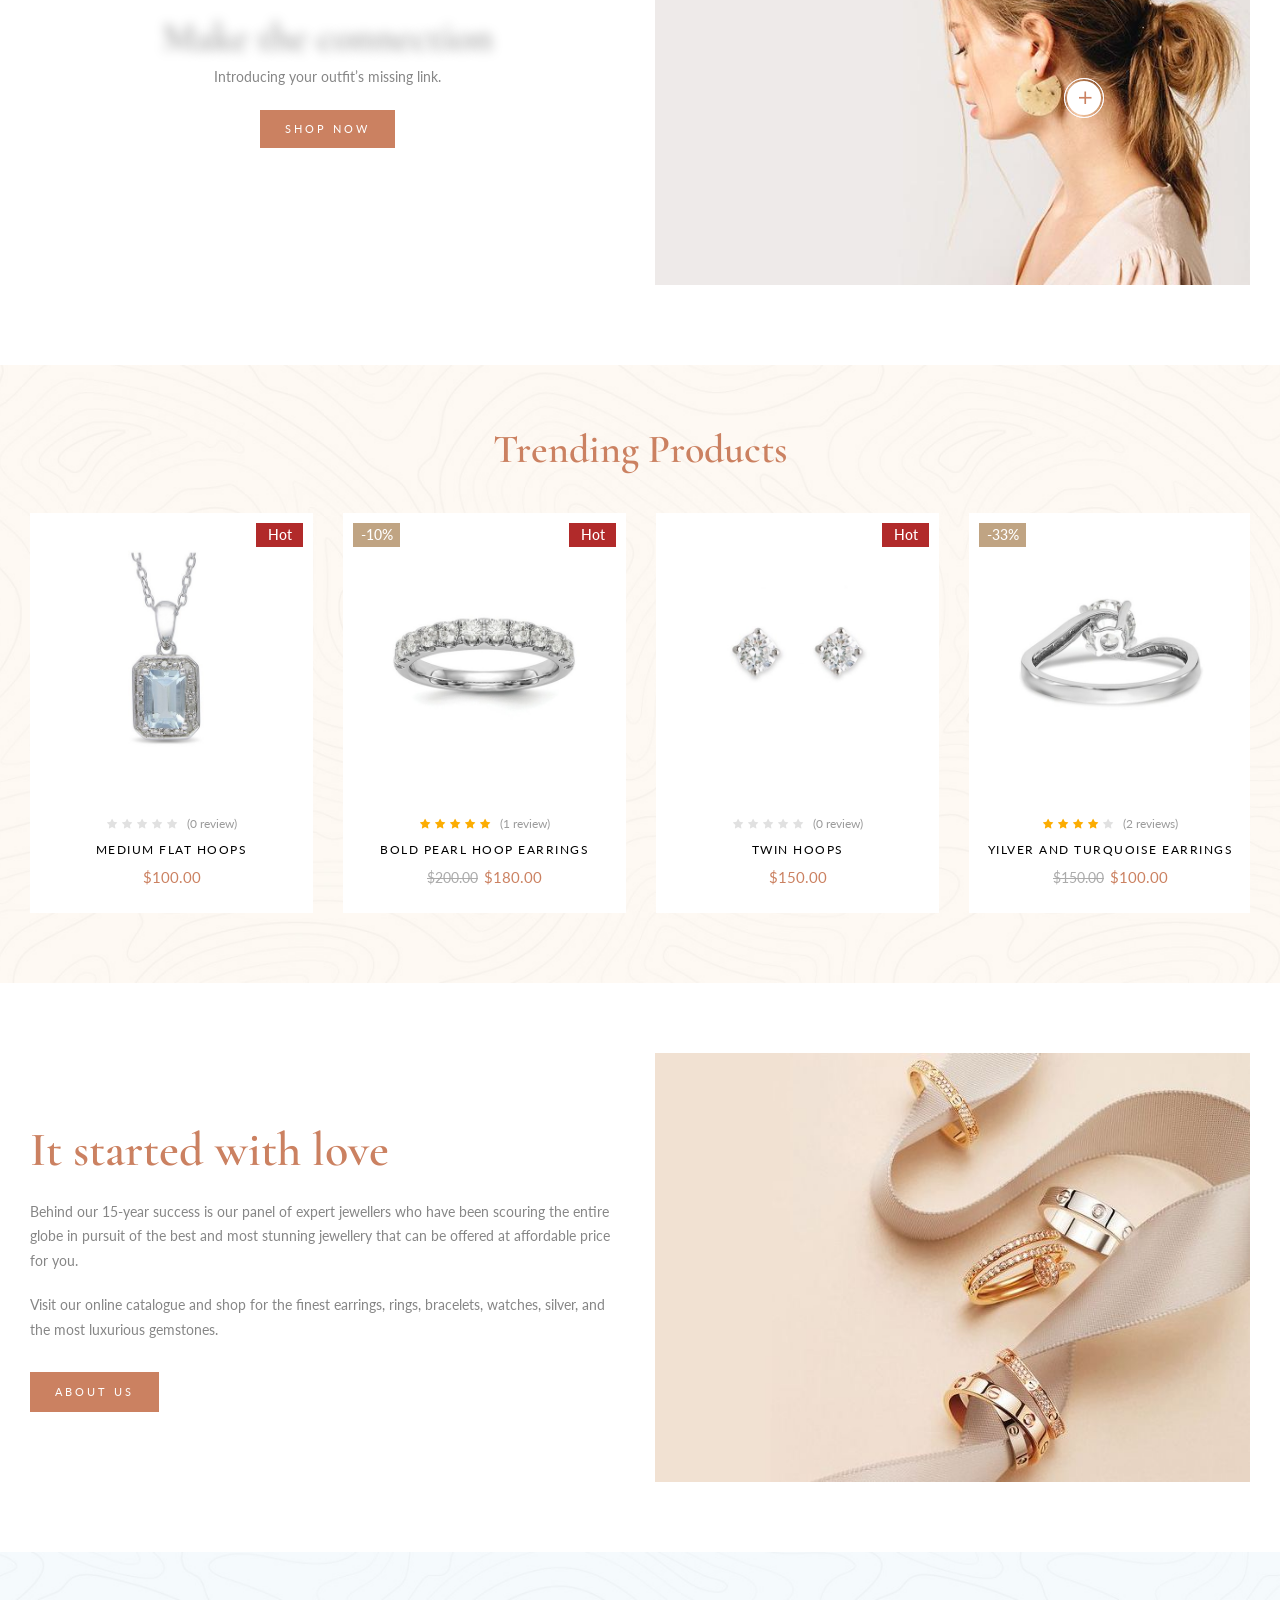
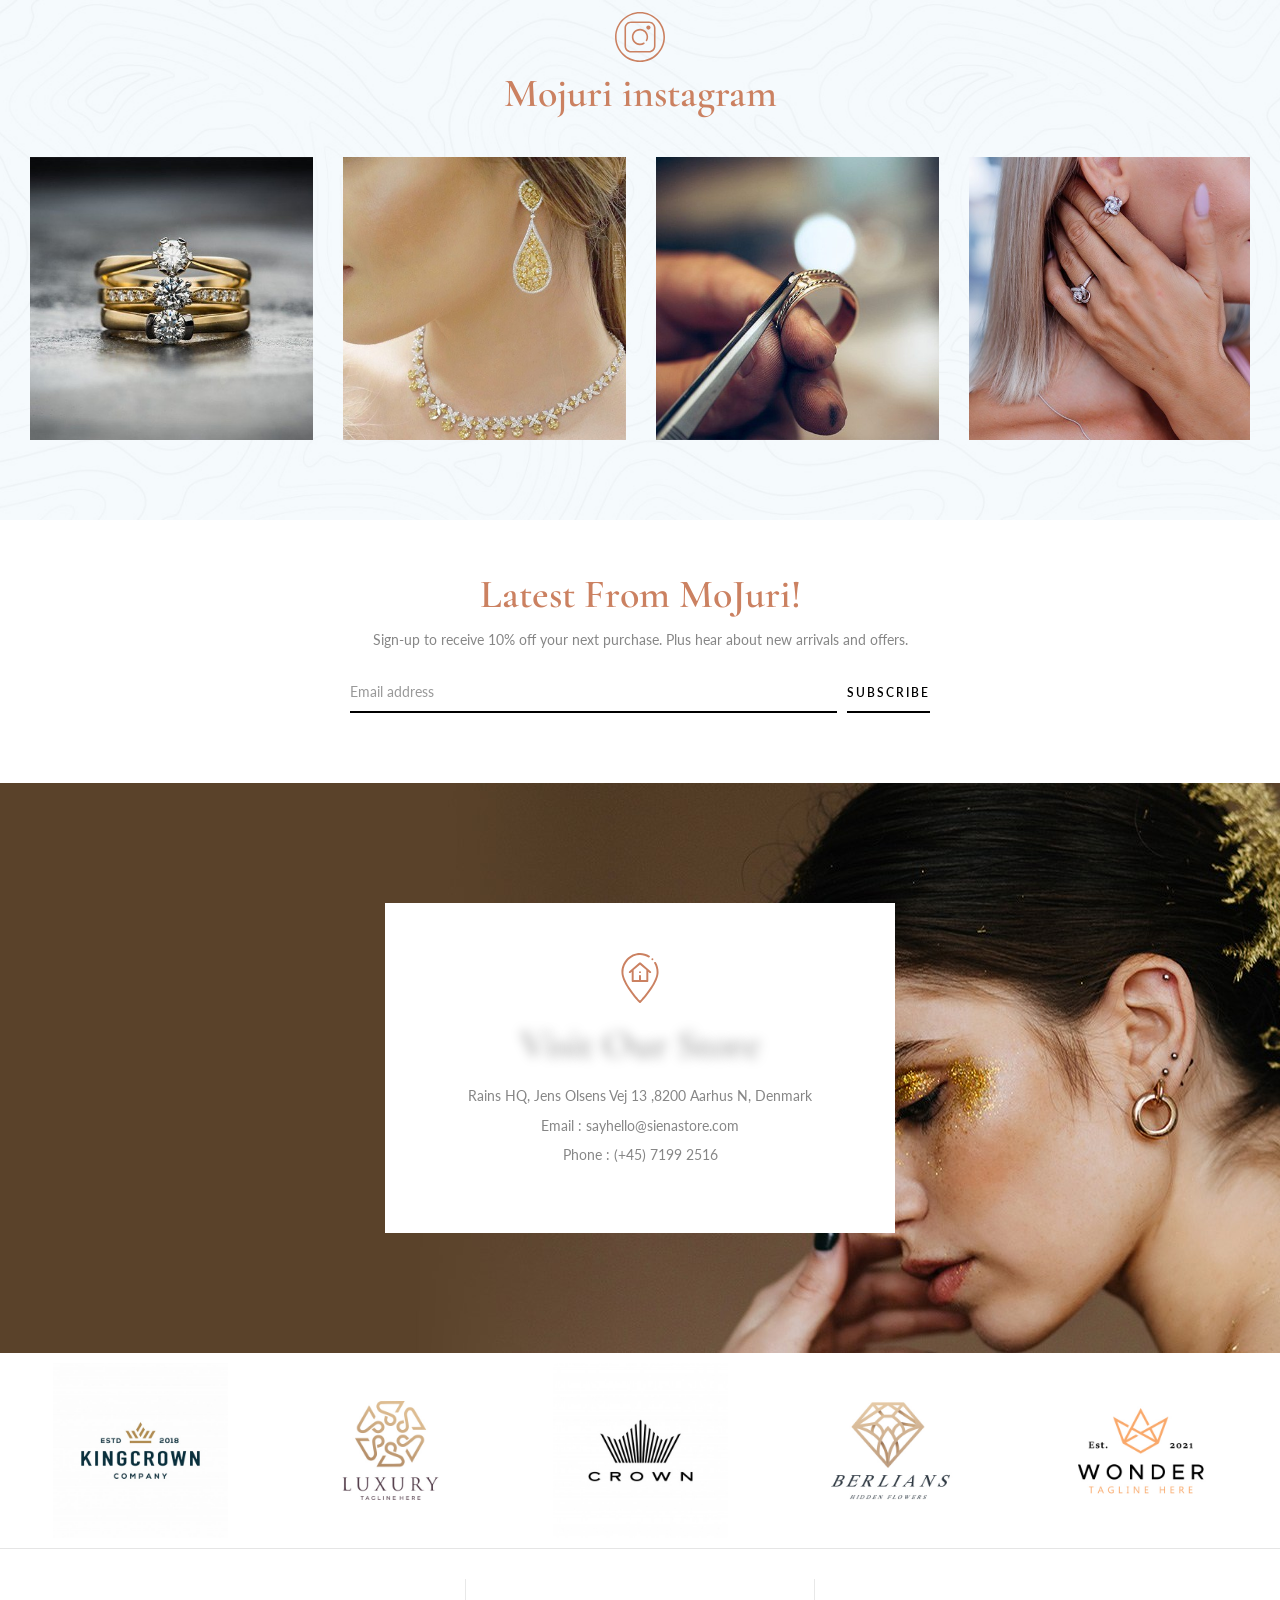
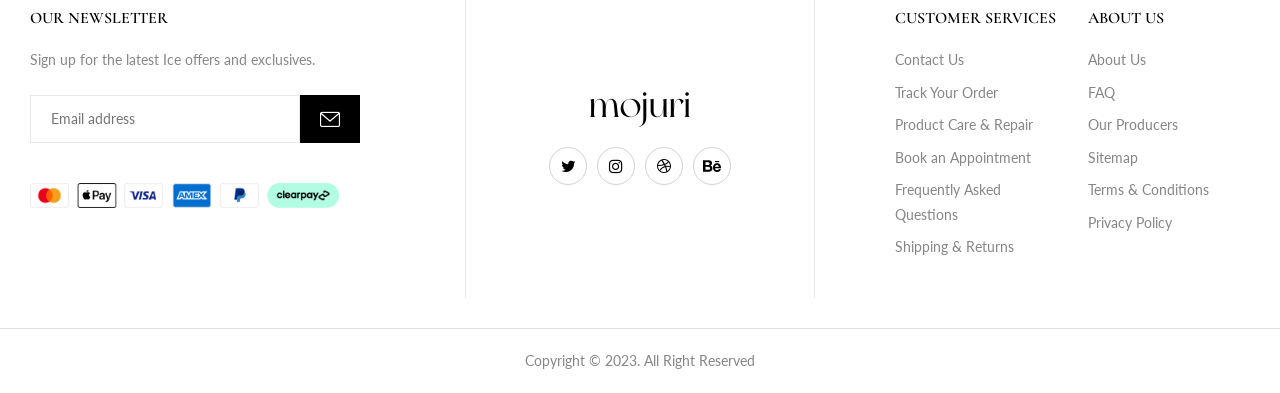
<file: index3.html>
<!DOCTYPE html>
<html lang="en">
	<head>
		<!-- Meta Data -->
		<meta charset="UTF-8">
		<meta http-equiv="X-UA-Compatible" content="IE=edge">
		<meta name="viewport" content="width=device-width, initial-scale=1">
		<title>Home Minimal | Mojuri</title>
		
		<!-- Favicon -->
		<link rel="shortcut icon" type="image/x-icon" href="media/favicon.png">
		
		<!-- Dependency Styles -->
		<link rel="stylesheet" href="libs/bootstrap/css/bootstrap.min.css" type="text/css">
		<link rel="stylesheet" href="libs/feather-font/css/iconfont.css" type="text/css">
		<link rel="stylesheet" href="libs/icomoon-font/css/icomoon.css" type="text/css">
		<link rel="stylesheet" href="libs/font-awesome/css/font-awesome.css" type="text/css">
		<link rel="stylesheet" href="libs/wpbingofont/css/wpbingofont.css" type="text/css">
		<link rel="stylesheet" href="libs/elegant-icons/css/elegant.css" type="text/css">
		<link rel="stylesheet" href="libs/slick/css/slick.css" type="text/css">
		<link rel="stylesheet" href="libs/slick/css/slick-theme.css" type="text/css">
		<link rel="stylesheet" href="libs/mmenu/css/mmenu.min.css" type="text/css">

		<!-- Site Stylesheet -->
		<link rel="stylesheet" href="assets/css/app.css" type="text/css">
		<link rel="stylesheet" href="assets/css/responsive.css" type="text/css">
		
		<!-- Google Web Fonts -->
		<link href="https://fonts.googleapis.com/css2?family=Cormorant+Garamond:ital,wght@0,300;0,400;0,500;0,600;0,700;1,300;1,400;1,500;1,600;1,700&display=swap" rel="stylesheet">
		<link href="https://fonts.googleapis.com/css2?family=Lato:ital,wght@0,100;0,300;0,400;0,700;0,900;1,100;1,300;1,400;1,700;1,900&display=swap" rel="stylesheet">
	</head>
	
	<body class="home home-3 title-3">
		<div id="page" class="hfeed page-wrapper">
			<header id="site-header" class="site-header header-v3">
				<div class="header-mobile">
					<div class="section-padding">
						<div class="section-container">
							<div class="row">
								<div class="col-xl-4 col-lg-4 col-md-4 col-sm-3 col-3 header-left">
									<div class="navbar-header">
										<button type="button" id="show-megamenu" class="navbar-toggle"></button>
									</div>
								</div>
								<div class="col-xl-4 col-lg-4 col-md-4 col-sm-6 col-6 header-center">
									<div class="site-logo">
										<a href="index3.html">
											<img width="400" height="79" src="media/logo.png" alt="Mojuri – Jewelry Store HTML Template" />
										</a>
									</div>
								</div>
								<div class="col-xl-4 col-lg-4 col-md-4 col-sm-3 col-3 header-right">
									<div class="mojuri-topcart dropdown">
										<div class="dropdown mini-cart top-cart">
											<div class="remove-cart-shadow"></div>
											<a class="dropdown-toggle cart-icon" href="#" role="button" data-toggle="dropdown" aria-haspopup="true" aria-expanded="false">
												<div class="icons-cart"><i class="icon-large-paper-bag"></i><span class="cart-count">2</span></div>
											</a>
											<div class="dropdown-menu cart-popup">
												<div class="cart-empty-wrap">
													<ul class="cart-list">
														<li class="empty">
															<span>No products in the cart.</span>
															<a class="go-shop" href="shop-grid-left.html">GO TO SHOP<i aria-hidden="true" class="arrow_right"></i></a>
														</li>
													</ul>
												</div>
												<div class="cart-list-wrap">
													<ul class="cart-list ">
														<li class="mini-cart-item">
															<a href="#" class="remove" title="Remove this item"><i class="icon_close"></i></a>
															<a href="shop-details.html" class="product-image"><img width="600" height="600" src="media/product/3.jpg" alt=""></a>
															<a href="shop-details.html" class="product-name">Twin Hoops</a>
															<div class="quantity">Qty: 1</div>
															<div class="price">$150.00</div>
														</li>
														<li class="mini-cart-item">
															<a href="#" class="remove" title="Remove this item"><i class="icon_close"></i></a>													
															<a href="shop-details.html" class="product-image"><img width="600" height="600" src="media/product/1.jpg" alt=""></a>
															<a href="shop-details.html" class="product-name">Medium Flat Hoops</a>
															<div class="quantity">Qty: 1</div>
															<div class="price">$100.00</div>
														</li>
													</ul>
													<div class="total-cart">
														<div class="title-total">Total: </div>
														<div class="total-price"><span>$250.00</span></div>
													</div>
													<div class="free-ship">
														<div class="title-ship">Buy <strong>$400</strong> more to enjoy <strong>FREE Shipping</strong></div>
														<div class="total-percent"><div class="percent" style="width:20%"></div></div>
													</div>
													<div class="buttons">
														<a href="shop-cart.html" class="button btn view-cart btn-primary">View cart</a>
														<a href="shop-checkout.html" class="button btn checkout btn-default">Check out</a>
													</div>
												</div>
											</div>
										</div>
									</div>
								</div>
							</div>
						</div>
					</div>

					<div class="header-mobile-fixed">
						<!-- Shop -->
						<div class="shop-page">
							<a href="shop-grid-left.html"><i class="wpb-icon-shop"></i></a>
						</div>

						<!-- Login -->
						<div class="my-account">
							<div class="login-header">
								<a href="page-my-account.html"><i class="wpb-icon-user"></i></a>
							</div>
						</div>

						<!-- Search -->
						<div class="search-box">
							<div class="search-toggle"><i class="wpb-icon-magnifying-glass"></i></div>
						</div>

						<!-- Wishlist -->
						<div class="wishlist-box">
							<a href="shop-wishlist.html"><i class="wpb-icon-heart"></i></a>
						</div>
					</div>
				</div>

				<div class="header-desktop">
					<div class="header-top">
						<div class="section-padding">
							<div class="section-container large p-l-r">
								<div class="row">
									<div class="col-xl-2 col-lg-4 col-md-12 col-sm-12 col-12 header-left">
										<div class="header-page-link">
											<!-- Search -->
											<div class="search-box">
												<div class="search-toggle"><i class="icon-search"></i></div>
											</div>
										</div>
									</div>

									<div class="col-xl-8 col-lg-4 col-md-12 col-sm-12 col-12 text-center header-center">
										<div class="site-logo">
											<a href="index3.html">
												<img width="400" height="80" src="media/logo.png" alt="Mojuri – Jewelry Store HTML Template" />
											</a>
										</div>
									</div>

									<div class="col-xl-2 col-lg-4 col-md-12 col-sm-12 col-12 header-right">
										<div class="header-page-link">
											<!-- Login -->
											<div class="login-header icon">
												<a class="active-login" href="#"><i class="icon-user"></i></a>
												<div class="form-login-register">
													<div class="box-form-login">
														<div class="active-login"></div>
														<div class="box-content">
															<div class="form-login active">
																<form id="login_ajax" method="post" class="login">
																	<h2>Sign in</h2>
																	<p class="status"></p>
																	<div class="content">
																		<div class="username">
																			<input type="text" required="required" class="input-text" name="username" id="username" placeholder="Your name"/>
																		</div>
																		<div class="password">
																			<input class="input-text" required="required" type="password" name="password" id="password" placeholder="Password"/>
																		</div>
																		<div class="rememberme-lost">
																			<div class="rememberme">
																				<input name="rememberme" type="checkbox" id="rememberme" value="forever"/>
																				<label for="rememberme" class="inline">Remember me</label>
																			</div>
																			<div class="lost_password">
																				<a href="forgot-password.html">Lost your password?</a>
																			</div>
																		</div>
																		<div class="button-login">
																			<input type="submit" class="button" name="login" value="Login"/>
																		</div>
																		<div class="button-next-reregister">Create An Account</div>
																	</div>						
																</form>
															</div>
															<div class="form-register">
																<form method="post" class="register">
																	<h2>REGISTER</h2>
																	<div class="content">
																		<div class="email">
																			<input type="email" class="input-text" placeholder="Email" name="email" id="reg_email" value=""/>
																		</div>
																		<div class="password">
																			<input type="password" class="input-text" placeholder="Password" name="password" id="reg_password"/>
																		</div>															
																		<div class="button-register">
																			<input type="submit" class="button" name="register" value="Register"/>
																		</div>
																		<div class="button-next-login">Already has an account</div>
																	</div>
																</form>
															</div>
														</div>
													</div>
												</div>
											</div>
											
											<!-- Wishlist -->
											<div class="wishlist-box">
												<a href="shop-wishlist.html"><i class="icon-heart"></i></a>
												<span class="count-wishlist">1</span>
											</div>
											
											<!-- Cart -->
											<div class="mojuri-topcart dropdown light">
												<div class="dropdown mini-cart top-cart">
													<div class="remove-cart-shadow"></div>
													<a class="dropdown-toggle cart-icon" href="#" role="button" data-toggle="dropdown" aria-haspopup="true" aria-expanded="false">
														<div class="icons-cart"><i class="icon-large-paper-bag"></i><span class="cart-count">2</span></div>
													</a>
													<div class="dropdown-menu cart-popup">
														<div class="cart-empty-wrap">
															<ul class="cart-list">
																<li class="empty">
																	<span>No products in the cart.</span>
																	<a class="go-shop" href="shop-grid-left.html">GO TO SHOP<i aria-hidden="true" class="arrow_right"></i></a>
																</li>
															</ul>
														</div>
														<div class="cart-list-wrap">
															<ul class="cart-list ">
																<li class="mini-cart-item">
																	<a href="#" class="remove" title="Remove this item"><i class="icon_close"></i></a>
																	<a href="shop-details.html" class="product-image"><img width="600" height="600" src="media/product/3.jpg" alt=""></a>
																	<a href="shop-details.html" class="product-name">Twin Hoops</a>		
																	<div class="quantity">Qty: 1</div>
																	<div class="price">$150.00</div>
																</li>
																<li class="mini-cart-item">
																	<a href="#" class="remove" title="Remove this item"><i class="icon_close"></i></a>													
																	<a href="shop-details.html" class="product-image"><img width="600" height="600" src="media/product/1.jpg" alt=""></a>
																	<a href="shop-details.html" class="product-name">Medium Flat Hoops</a>
																	<div class="quantity">Qty: 1</div>
																	<div class="price">$100.00</div>						
																</li>
															</ul>
															<div class="total-cart">
																<div class="title-total">Total: </div>
																<div class="total-price"><span>$250.00</span></div>
															</div>
															<div class="free-ship">
																<div class="title-ship">Buy <strong>$400</strong> more to enjoy <strong>FREE Shipping</strong></div>
																<div class="total-percent"><div class="percent" style="width:20%"></div></div>
															</div>
															<div class="buttons">
																<a href="shop-cart.html" class="button btn view-cart btn-primary">View cart</a>
																<a href="shop-checkout.html" class="button btn checkout btn-default">Check out</a>
															</div>
														</div>
													</div>
												</div>
											</div>
										</div>
									</div>
								</div>
							</div>
						</div>
					</div>
					<div class="header-middle text-center color-white">
						<div class="site-navigation">
							<nav id="main-navigation">
								<ul id="menu-main-menu" class="menu">
									<li class="level-0 menu-item menu-item-has-children current-menu-item">
										<a href="index.html"><span class="menu-item-text">Home</span></a>
										<ul class="sub-menu">
											<li>
												<a href="index.html"><span class="menu-item-text">Home Clean</span></a>
											</li>
											<li>
												<a href="index2.html"><span class="menu-item-text">Home Collection</span></a>
											</li>
											<li>
												<a href="index3.html"><span class="menu-item-text">Home Minimal</span></a>
											</li>
											<li>
												<a href="index4.html"><span class="menu-item-text">Home Modern</span></a>
											</li>
											<li>
												<a href="index5.html"><span class="menu-item-text">Home Parallax</span></a>
											</li>
											<li>
												<a href="index6.html"><span class="menu-item-text">Home Strong</span></a>
											</li>
											<li>
												<a href="index7.html"><span class="menu-item-text">Home Style</span></a>
											</li>
											<li>
												<a href="index8.html"><span class="menu-item-text">Home Unique</span></a>
											</li>
										</ul>
									</li>
									<li class="level-0 menu-item menu-item-has-children">
										<a href="shop-grid-left.html"><span class="menu-item-text">Shop</span></a>
										<ul class="sub-menu">
											<li class="level-1 menu-item menu-item-has-children">
												<a href="shop-grid-left.html"><span class="menu-item-text">Shop - Products</span></a>
												<ul class="sub-menu">
													<li>
														<a href="shop-grid-left.html"><span class="menu-item-text">Shop Grid - Left Sidebar</span></a>
													</li>
													<li>
														<a href="shop-list-left.html"><span class="menu-item-text">Shop List - Left Sidebar</span></a>
													</li>
													<li>
														<a href="shop-grid-right.html"><span class="menu-item-text">Shop Grid - Right Sidebar</span></a>
													</li>
													<li>
														<a href="shop-list-right.html"><span class="menu-item-text">Shop List - Right Sidebar</span></a>
													</li>
													<li>
														<a href="shop-grid-fullwidth.html"><span class="menu-item-text">Shop Grid - No Sidebar</span></a>
													</li>
												</ul>
											</li>
											<li>
												<a href="shop-details.html"><span class="menu-item-text">Shop Details</span></a>
											</li>
											<li>
												<a href="shop-cart.html"><span class="menu-item-text">Shop - Cart</span></a>
											</li>
											<li>
												<a href="shop-checkout.html"><span class="menu-item-text">Shop - Checkout</span></a>
											</li>
											<li>
												<a href="shop-wishlist.html"><span class="menu-item-text">Shop - Wishlist</span></a>
											</li>
										</ul>
									</li>
									<li class="level-0 menu-item menu-item-has-children mega-menu mega-menu-fullwidth align-center">
										<a href="blog-grid-left.html"><span class="menu-item-text">Blog</span></a>
										<div class="sub-menu">
											<div class="row">
												<div class="col-md-5">
													<div class="menu-section">
														<h2 class="sub-menu-title">Blog Category</h2>
														<ul class="menu-list">
															<li>
																<a href="blog-grid-left.html"><span class="menu-item-text">Blog Grid - Left Sidebar</span></a>
															</li>
															<li>
																<a href="blog-grid-right.html"><span class="menu-item-text">Blog Grid - Right Sidebar</span></a>
															</li>
															<li>
																<a href="blog-list-left.html"><span class="menu-item-text">Blog List - Left Sidebar</span></a>
															</li>
															<li>
																<a href="blog-list-right.html"><span class="menu-item-text">Blog List - Right Sidebar</span></a>
															</li>
															<li>
																<a href="blog-grid-fullwidth.html"><span class="menu-item-text">Blog Grid - No Sidebar</span></a>
															</li>
														</ul>
													</div>

													<div class="menu-section">
														<h2 class="sub-menu-title">Blog Details</h2>
														<ul class="menu-list">
															<li>
																<a href="blog-details-left.html"><span class="menu-item-text">Blog Details - Left Sidebar</span></a>
															</li>
															<li>
																<a href="blog-details-right.html"><span class="menu-item-text">Blog Details - Right Sidebar</span></a>
															</li>
															<li>
																<a href="blog-details-fullwidth.html"><span class="menu-item-text">Blog Details - No Sidebar</span></a>
															</li>
														</ul>
													</div>
												</div>
												<div class="col-md-7">
													<div class="menu-section">
														<h2 class="sub-menu-title">Recent Posts</h2>
														<div class="block block-posts recent-posts p-t-5">
															<ul class="posts-list">
																<li class="post-item">
																	<a href="blog-details-right.html" class="post-image">
																		<img src="media/blog/1.jpg">
																	</a>
																	<div class="post-content">
																		<h2 class="post-title">
																			<a href="blog-details-right.html">
																				Bridial Fair Collections 2023
																			</a>
																		</h2>
																		<div class="post-time">
																			<span class="post-date">May 30, 2022</span>
																			<span class="post-comment">4 Comments</span>
																		</div>
																	</div>
																</li>
																<li class="post-item">
																	<a href="blog-details-right.html" class="post-image">
																		<img src="media/blog/2.jpg">
																	</a>
																	<div class="post-content">
																		<h2 class="post-title">
																			<a href="blog-details-right.html">
																				Our Sterling Silver
																			</a>
																		</h2>
																		<div class="post-time">
																			<span class="post-date">Aug 24, 2022</span>
																			<span class="post-comment">2 Comments</span>
																		</div>
																	</div>
																</li>
																<li class="post-item">
																	<a href="blog-details-right.html" class="post-image">
																		<img src="media/blog/3.jpg">
																	</a>
																	<div class="post-content">
																		<h2 class="post-title">
																			<a href="blog-details-right.html">
																				Kitchen Inspired On Japanese
																			</a>
																		</h2>
																		<div class="post-time">
																			<span class="post-date">Dec 06, 2022</span>
																			<span class="post-comment">1 Comment</span>
																		</div>
																	</div>
																</li>
															</ul>
														</div>
													</div>
												</div>
											</div>
										</div>
									</li>
									<li class="level-0 menu-item menu-item-has-children">
										<a href="#"><span class="menu-item-text">Pages</span></a>
										<ul class="sub-menu">
											<li>
												<a href="page-login.html"><span class="menu-item-text">Login / Register</span></a>
											</li>
											<li>
												<a href="page-forgot-password.html"><span class="menu-item-text">Forgot Password</span></a>
											</li>
											<li>
												<a href="page-my-account.html"><span class="menu-item-text">My Account</span></a>
											</li>
											<li>
												<a href="page-about.html"><span class="menu-item-text">About Us</span></a>
											</li>
											<li>
												<a href="page-contact.html"><span class="menu-item-text">Contact</span></a>
											</li>
											<li>
												<a href="page-faq.html"><span class="menu-item-text">FAQ</span></a>
											</li>
											<li>
												<a href="page-404.html"><span class="menu-item-text">Page 404</span></a>
											</li>
										</ul>
									</li>
									<li class="level-0 menu-item">
										<a href="page-contact.html"><span class="menu-item-text">Contact</span></a>
									</li>
								</ul>
							</nav>
						</div>
					</div>
					<div class="header-bottom">
						<div class="section-padding">
							<div class="section-container p-l-r">
								<div class="block block-feature">
									<div class="block-widget-wrap">
										<div class="row">
											<div class="col-md-4 sm-m-b-50">
												<div class="box">
													<div class="box-icon">
														<span>
															<svg xmlns="http://www.w3.org/2000/svg"xmlns:xlink="http://www.w3.org/1999/xlink"id="Layer_1"x="0px"y="0px"viewBox="0 0 512 512"style="enable-background:new 0 0 512 512;"xml:space="preserve"><g><g><path d="M509.473,256.394l-59.391-67.801c-1.937-2.21-4.733-3.479-7.672-3.479h-49.455v-41.872    c0-5.633-4.567-10.199-10.199-10.199H172.109c-5.632,0-10.199,4.566-10.199,10.199v13.762H63.818    c-5.632,0-10.199,4.566-10.199,10.199c0,5.633,4.567,10.199,10.199,10.199h98.092v132.21h-59.046    c-5.632,0-10.199,4.566-10.199,10.199c0,5.633,4.567,10.199,10.199,10.199h59.046v10.365c0,5.633,4.567,10.199,10.199,10.199    h21.288c4.485,16.339,19.459,28.382,37.203,28.382c17.744,0,32.718-12.043,37.204-28.382h136.089v-0.001    c4.485,16.339,19.459,28.382,37.203,28.382c17.744,0,32.718-12.043,37.204-28.382h23.502c5.632,0,10.199-4.566,10.199-10.199    v-77.261C512,260.642,511.101,258.253,509.473,256.394z M230.6,358.558c-10.026,0-18.182-8.157-18.182-18.183    s8.156-18.183,18.182-18.183s18.183,8.157,18.183,18.183S240.626,358.558,230.6,358.558z M267.802,330.176    c-4.485-16.339-19.46-28.382-37.204-28.382s-32.717,12.043-37.203,28.382h-11.089V153.44h190.247v176.736H267.802z     M441.094,358.558c-10.026,0-18.182-8.157-18.182-18.183s8.156-18.183,18.182-18.183c10.026,0,18.183,8.157,18.183,18.183    S451.121,358.558,441.094,358.558z M491.602,330.176h-13.304c-4.485-16.339-19.46-28.382-37.204-28.382    c-17.744,0-32.717,12.043-37.203,28.382h-10.939V205.512h44.831l53.818,61.437V330.176z"></path></g></g><g><g><path d="M69.261,309.611h-5.442c-5.632,0-10.199,4.566-10.199,10.199c0,5.633,4.567,10.199,10.199,10.199h5.442    c5.632,0,10.199-4.566,10.199-10.199C79.46,314.177,74.894,309.611,69.261,309.611z"></path></g></g><g><g><path d="M119.5,232.276H10.199C4.567,232.276,0,236.842,0,242.475c0,5.633,4.567,10.199,10.199,10.199H119.5    c5.632,0,10.199-4.566,10.199-10.199C129.699,236.842,125.132,232.276,119.5,232.276z"></path></g></g><g></g><g></g><g></g><g></g><g></g><g></g><g></g><g></g><g></g><g></g><g></g><g></g><g></g><g></g><g></g></svg>
														</span>
													</div>
													<div class="box-title-wrap">
														<h3 class="box-title">
													 		FREE SHIPPING OVERS $60 
														</h3>
													</div>
												</div>
											</div>
											<div class="col-md-4 sm-m-b-50">
												<div class="box">
													<div class="box-icon icon-2">
														<span>
															<svg xmlns="http://www.w3.org/2000/svg" height="459pt" viewBox="-5 0 459 459.648" width="459pt"><path d="m416.324219 293.824219c0 26.507812-21.492188 48-48 48h-313.375l63.199219-63.199219-22.625-22.625-90.511719 90.511719c-6.246094 6.25-6.246094 16.375 0 22.625l90.511719 90.511719 22.625-22.625-63.199219-63.199219h313.375c44.160156-.054688 79.945312-35.839844 80-80v-64h-32zm0 0"></path><path d="m32.324219 165.824219c0-26.511719 21.488281-48 48-48h313.375l-63.199219 63.199219 22.625 22.625 90.511719-90.511719c6.246093-6.25 6.246093-16.375 0-22.625l-90.511719-90.511719-22.625 22.625 63.199219 63.199219h-313.375c-44.160157.050781-79.949219 35.839843-80 80v64h32zm0 0"></path></svg>
														</span>
													</div>
													<div class="box-title-wrap">
														<h3 class="box-title">
													 		EASY EXCHANGES & RETURNS 
														</h3>
													</div>
												</div>
											</div>
											<div class="col-md-4">
												<div class="box">
													<div class="box-icon icon-3">
														<span>
															<svg xmlns="http://www.w3.org/2000/svg"xmlns:xlink="http://www.w3.org/1999/xlink"id="Layer_1"x="0px"y="0px"viewBox="0 0 512 512"style="enable-background:new 0 0 512 512;"xml:space="preserve"><g><g><path d="M498.946,294.959c-5.521-1.116-10.902,2.455-12.018,7.977C464.834,412.256,367.715,491.602,256,491.602    c-129.911,0-235.602-105.69-235.602-235.602S126.089,20.398,256,20.398c61.287,0,120.041,23.97,163.818,66.295h-26.361    c-5.633,0-10.199,4.566-10.199,10.199c0,5.633,4.566,10.199,10.199,10.199h51.229c5.633,0,10.199-4.566,10.199-10.199V45.664    c0-5.633-4.566-10.199-10.199-10.199c-5.633,0-10.199,4.566-10.199,10.199v26.848C386.87,26.228,322.823,0,256,0    C187.62,0,123.333,26.628,74.98,74.98C26.628,123.333,0,187.62,0,256s26.628,132.667,74.98,181.02    C123.333,485.372,187.62,512,256,512c59.438,0,117.352-20.83,163.074-58.652c45.116-37.321,76.315-89.304,87.849-146.372    C508.039,301.455,504.467,296.075,498.946,294.959z"></path></g></g><g><g><path d="M501.801,245.801c-5.633,0-10.199,4.566-10.199,10.199c0,2.281-0.033,4.585-0.098,6.848    c-0.161,5.631,4.273,10.326,9.903,10.487c0.1,0.002,0.198,0.004,0.297,0.004c5.497,0,10.031-4.376,10.19-9.907    c0.07-2.457,0.106-4.957,0.106-7.43C512,250.367,507.434,245.801,501.801,245.801z"></path></g></g><g><g><path d="M248.858,350.416H145.234v-20.14c0-43.204,109.147-65.293,109.147-135.134c0-35.082-27.286-62.369-64.644-62.369    c-34.434,0-61.07,22.739-61.07,53.924c0,9.745,3.248,13.319,9.745,13.319c7.471,0,11.369-4.548,11.369-8.771    c0-25.662,16.892-38.332,39.306-38.332c29.886,0,43.854,22.414,43.854,42.88c0,56.846-109.797,80.56-109.797,134.484v31.51    c0,5.198,5.847,8.446,10.07,8.446h115.644c4.223,0,7.796-4.872,7.796-10.071C256.654,354.964,253.081,350.416,248.858,350.416z"></path></g></g><g><g><path d="M388.538,293.893h-17.866v-62.695c0-5.523-5.523-8.121-10.72-8.121c-5.523,0-10.719,2.599-10.719,8.121v62.695h-63.669    l75.039-148.127c0.65-1.625,0.975-2.924,0.975-4.223c0-5.198-6.173-8.771-10.395-8.771c-3.898,0-7.796,1.949-10.071,6.497    l-81.535,160.797c-0.974,1.625-1.299,3.573-1.299,5.523c0,4.872,2.924,8.771,8.446,8.771h82.51v47.426    c0,5.522,5.198,8.446,10.719,8.446c5.198,0,10.72-2.924,10.72-8.446v-47.426h17.866c4.872,0,8.121-5.198,8.121-10.395    C396.658,299.091,394.059,293.893,388.538,293.893z"></path></g></g><g></g><g></g><g></g><g></g><g></g><g></g><g></g><g></g><g></g><g></g><g></g><g></g><g></g><g></g><g></g></svg>
														</span>
													</div>
													<div class="box-title-wrap">
														<h3 class="box-title">
													 		24/7 Free Support 
														</h3>
													</div>
												</div>
											</div>
										</div>
									</div>
								</div>
							</div>
						</div>
					</div>
				</div>
			</header>

			<div id="site-main" class="site-main">
				<div id="main-content" class="main-content">
					<div id="primary" class="content-area">
						<div id="content" class="site-content" role="main">
							<section class="section m-b-30">
								<!-- Block Sliders (Layout 3) -->
								<div class="block block-sliders layout-3 auto-height nav-center">
									<div class="slick-sliders" data-autoplay="true" data-dots="true" data-nav="true" data-columns4="1" data-columns3="1" data-columns2="1" data-columns1="1" data-columns1440="1" data-columns="1">
										<div class="item slick-slide">
											<div class="item-content">
												<div class="content-image">
													<img width="1920" height="671" src="media/slider/3-1.jpg" alt="Image Slider">
												</div>
												<div class="item-info horizontal-start vertical-middle">
													<div class="content">
														<h2 class="title-slider">STATEMENT <br>MAKERS</h2>
														<div class="description-slider">Set off a chain reaction with statement styles that boast large profiles and embellished details.</div>
														<a class="button button-slider button-white" href="shop-grid-left.html">SHOP NOW</a>
													</div>
												</div>
											</div>
										</div>
										<div class="item slick-slide">
											<div class="item-content">
												<div class="content-image">
													<img width="1920" height="671" src="media/slider/3-2.jpg" alt="Image Slider">
												</div>
												<div class="item-info horizontal-start vertical-middle">
													<div class="content">
														<h2 class="title-slider">Oh, Hello <br>spring!</h2>
														<div class="description-slider">Set off a chain reaction with statement styles that boast large profiles and embellished details.</div>
														<a class="button button-slider button-white" href="shop-grid-left.html">SHOP NOW</a>
													</div>
												</div>		
											</div>
										</div>
										<div class="item slick-slide">
											<div class="item-content">
												<div class="content-image">
													<img width="1920" height="671" src="media/slider/3-3.jpg" alt="Image Slider">
												</div>
												<div class="item-info horizontal-start vertical-middle">
													<div class="content">
														<h2 class="title-slider">Best of <br>the Best</h2>
														<div class="description-slider">Set off a chain reaction with statement styles that boast large profiles and embellished details.</div>
														<a class="button button-slider button-white" href="shop-grid-left.html">SHOP NOW</a>
													</div>
												</div>
											</div>
										</div>
									</div>
								</div>
							</section>

							<section class="section section-padding m-b-70">
								<div class="section-container">
									<!-- Block Product Categories (Layout 2) -->
									<div class="block block-product-cats layout-2">
										<div class="block-widget-wrap">
											<div class="row">
												<div class="col-lg-3 col-md-6">
													<div class="item item-product-cat">
														<div class="item-product-cat-content">
															<div class="item-image animation-horizontal">
																<a href="shop-grid-left.html">
																	<img width="330" height="330" src="media/product/cat-3-1.jpg" alt="Bracelets">
																</a>
															</div>
															<div class="product-cat-content-info">
																<a class="item-title" href="shop-grid-left.html">Bracelets</a>
															</div>
														</div>
													</div>
												</div>
												<div class="col-lg-3 col-md-6">
													<div class="item item-product-cat">
														<div class="item-product-cat-content">
															<div class="item-image animation-horizontal">
																<a href="shop-grid-left.html">
																	<img width="330" height="330" src="media/product/cat-3-2.jpg" alt="Earrings">
																</a>
															</div>
															<div class="product-cat-content-info">
																<a class="item-title" href="shop-grid-left.html">Earrings</a>
															</div>
														</div>
													</div>
												</div>
												<div class="col-lg-3 col-md-6">
													<div class="item item-product-cat">
														<div class="item-product-cat-content">
															<div class="item-image animation-horizontal">
																<a href="shop-grid-left.html">
																	<img width="330" height="330" src="media/product/cat-3-3.jpg" alt="Necklaces">
																</a>
															</div>
															<div class="product-cat-content-info">
																<a class="item-title" href="shop-grid-left.html">Necklaces</a>
															</div>
														</div>
													</div>
												</div>
												<div class="col-lg-3 col-md-6">
													<div class="item item-product-cat">
														<div class="item-product-cat-content">
															<div class="item-image animation-horizontal">
																<a href="shop-grid-left.html">
																	<img width="330" height="330" src="media/product/cat-3-4.jpg" alt="Rings">
																</a>
															</div>
															<div class="product-cat-content-info">
																<a class="item-title" href="shop-grid-left.html">Rings</a>
															</div>
														</div>
													</div>
												</div>
											</div>
										</div>
									</div>
								</div>
							</section>

							<section class="section section-padding m-b-80">
								<div class="section-container">
									<!-- Block Lookbook -->
									<div class="block block-lookbook">
										<div class="block-widget-wrap">
											<div class="lookbook-item">
												<div class="row">
													<div class="col-md-6 col-image">
														<div class="lookbook-container">
															<div class="lookbook-content">
																<div class="item">
																	<img width="690" height="473" src="media/banner/lookbook-3-1.jpg" alt="Look Book 1">
																	<div class="item-lookbook" style="left:43%; top:77%">
																		<span class="number-lookbook">1</span>
																		<div class="content-lookbook" style="left:35px; bottom:10px;">
																			<div class="item-thumb">
																				<a href="shop-details.html">
																					<img width="1000" height="1000" src="media/product/1.jpg" alt="">
																				</a>
																			</div>
																			<div class="content-lookbook-bottom">
																				<div class="item-title">
																					<a href="shop-details.html">Medium Flat Hoops</a>
																				</div>
																				<span class="price">
																					<del aria-hidden="true"><span>$150.00</span></del> 
																					<ins><span>$100.00</span></ins>
																				</span>
																			</div>
																		</div>
																	</div>
																</div>
															</div>
														</div>
													</div>
													<div class="col-md-6 col-text">
														<div class="lookbook-intro-wrap position-center text-center">
															<div class="lookbook-intro">
																<h2 class="title">Curated by color</h2>
																<div class="description">Brighten up your look with vibrant gemstone jewelry.</div>
																<a href="shop-grid-left.html" class="button button-primary animation-horizontal">SHOP NOW</a>
															</div>
														</div>
													</div>
												</div>
											</div>
											<div class="lookbook-item">
												<div class="row">
													<div class="col-md-6 col-text">
														<div class="lookbook-intro-wrap position-center text-center">
															<div class="lookbook-intro">
																<h2 class="title">Make the connection</h2>
																<div class="description">Introducing your outfit’s missing link.</div>
																<a href="shop-grid-left.html" class="button button-primary animation-horizontal">SHOP NOW</a>
															</div>
														</div>
													</div>
													<div class="col-md-6 col-image">
														<div class="lookbook-container">
															<div class="lookbook-content">
																<div class="item">
																	<img width="690" height="473" src="media/banner/lookbook-3-2.jpg" alt="Look Book 1">
																	<div class="item-lookbook" style="right:25%; top:50%">
																		<span class="number-lookbook">1</span>
																		<div class="content-lookbook" style="right:35px; bottom:10px;">
																			<div class="item-thumb">
																				<a href="shop-details.html">
																					<img width="1000" height="1000" src="media/product/3.jpg" alt="">
																				</a>
																			</div>
																			<div class="content-lookbook-bottom">
																				<div class="item-title">
																					<a href="shop-details.html">Twin Hoops</a>
																				</div>
																				<span class="price">
																					<del aria-hidden="true"><span>$150.00</span></del> 
																					<ins><span>$100.00</span></ins>
																				</span>
																			</div>
																		</div>
																	</div>
																</div>
															</div>
														</div>
													</div>
												</div>
											</div>
										</div>
									</div>
								</div>
							</section>

							<section class="section section-padding background-img bg-img-3 p-t-60 p-b-70 m-b-70">
								<div class="section-container">
									<!-- Block Products (Layout 2) -->
									<div class="block block-products layout-2 slider">
										<div class="block-widget-wrap">
											<div class="block-title"><h2>Trending Products</h2></div>
											<div class="block-content">
												<div class="content-product-list slick-wrap">
													<div class="slick-sliders products-list grid" data-slidestoscroll="true" data-dots="false" data-nav="1" data-columns4="1" data-columns3="2" data-columns2="2" data-columns1="3" data-columns1440="4" data-columns="4">
														<div class="item-product slick-slide">
															<div class="items">
																<div class="products-entry clearfix product-wapper">
																	<div class="products-thumb">
																		<div class="product-lable">
																			<div class="hot">Hot</div>
																		</div>
																		<div class="product-thumb-hover">
																			<a href="shop-details.html">
																				<img width="600" height="600" src="media/product/6.jpg" class="post-image" alt="">
																				<img width="600" height="600" src="media/product/6-2.jpg" class="hover-image back" alt="">
																			</a>
																		</div>		
																		<div class="product-button">
																			<div class="btn-add-to-cart" data-title="Add to cart">
																				<a rel="nofollow" href="#" class="product-btn button">Add to cart</a>
																			</div>
																			<div class="btn-wishlist" data-title="Wishlist">
																				<button class="product-btn">Add to wishlist</button>
																			</div>
																			<div class="btn-compare" data-title="Compare">
																				<button class="product-btn">Compare</button>
																			</div>
																			<span class="product-quickview" data-title="Quick View">
																				<a href="#" class="quickview quickview-button">Quick View <i class="icon-search"></i></a>
																			</span>		
																		</div>
																	</div>
																	<div class="products-content">
																		<div class="contents">
																			<div class="rating">
																				<div class="star star-0"></div><span class="count">(0 review)</span>
																			</div>
																			<h3 class="product-title"><a href="shop-details.html">Medium Flat Hoops</a></h3>
																			<span class="price">$100.00</span>
																		</div>
																	</div>
																</div>
															</div>
														</div>
														<div class="item-product slick-slide">
															<div class="items">
																<div class="products-entry clearfix product-wapper">
																	<div class="products-thumb">
																		<div class="product-lable">
																			<div class="onsale">-10%</div>
																			<div class="hot">Hot</div>
																		</div>
																		<div class="product-thumb-hover">
																			<a href="shop-details.html">
																				<img width="600" height="600" src="media/product/7.jpg" class="post-image" alt="">
																				<img width="600" height="600" src="media/product/7-2.jpg" class="hover-image back" alt="">
																			</a>
																		</div>		
																		<div class="product-button">
																			<div class="btn-add-to-cart" data-title="Add to cart">
																				<a rel="nofollow" href="#" class="product-btn button">Add to cart</a>
																			</div>
																			<div class="btn-wishlist" data-title="Wishlist">
																				<button class="product-btn">Add to wishlist</button>
																			</div>
																			<div class="btn-compare" data-title="Compare">
																				<button class="product-btn">Compare</button>
																			</div>
																			<span class="product-quickview" data-title="Quick View">
																				<a href="#" class="quickview quickview-button">Quick View <i class="icon-search"></i></a>
																			</span>		
																		</div>
																	</div>
																	<div class="products-content">
																		<div class="contents">
																			<div class="rating">
																				<div class="star star-5"></div><span class="count">(1 review)</span>
																			</div>
																			<h3 class="product-title"><a href="shop-details.html">Bold Pearl Hoop Earrings</a></h3>
																			<span class="price">
																				<del aria-hidden="true"><span>$200.00</span></del>
																				<ins><span>$180.00</span></ins>
																			</span>
																		</div>
																	</div>
																</div>
															</div>
														</div>
														<div class="item-product slick-slide">
															<div class="items">
																<div class="products-entry clearfix product-wapper">
																	<div class="products-thumb">
																		<div class="product-lable">
																			<div class="hot">Hot</div>
																		</div>
																		<div class="product-thumb-hover">
																			<a href="shop-details.html">
																				<img width="600" height="600" src="media/product/9.jpg" class="post-image" alt="">
																				<img width="600" height="600" src="media/product/9-2.jpg" class="hover-image back" alt="">
																			</a>
																		</div>		
																		<div class="product-button">
																			<div class="btn-add-to-cart" data-title="Add to cart">
																				<a rel="nofollow" href="#" class="product-btn button">Add to cart</a>
																			</div>
																			<div class="btn-wishlist" data-title="Wishlist">
																				<button class="product-btn">Add to wishlist</button>
																			</div>
																			<div class="btn-compare" data-title="Compare">
																				<button class="product-btn">Compare</button>
																			</div>
																			<span class="product-quickview" data-title="Quick View">
																				<a href="#" class="quickview quickview-button">Quick View <i class="icon-search"></i></a>
																			</span>		
																		</div>
																	</div>
																	<div class="products-content">
																		<div class="contents">
																			<div class="rating">
																				<div class="star star-0"></div><span class="count">(0 review)</span>
																			</div>
																			<h3 class="product-title"><a href="shop-details.html">Twin Hoops</a></h3>
																			<span class="price">$150.00</span>
																		</div>
																	</div>
																</div>
															</div>
														</div>
														<div class="item-product slick-slide">
															<div class="items">
																<div class="products-entry clearfix product-wapper">
																	<div class="products-thumb">
																		<div class="product-lable">
																			<div class="onsale">-33%</div>
																		</div>
																		<div class="product-thumb-hover">
																			<a href="shop-details.html">
																				<img width="600" height="600" src="media/product/10.jpg" class="post-image" alt="">
																				<img width="600" height="600" src="media/product/10-2.jpg" class="hover-image back" alt="">
																			</a>
																		</div>		
																		<div class="product-button">
																			<div class="btn-add-to-cart" data-title="Add to cart">
																				<a rel="nofollow" href="#" class="product-btn button">Add to cart</a>
																			</div>
																			<div class="btn-wishlist" data-title="Wishlist">
																				<button class="product-btn">Add to wishlist</button>
																			</div>
																			<div class="btn-compare" data-title="Compare">
																				<button class="product-btn">Compare</button>
																			</div>
																			<span class="product-quickview" data-title="Quick View">
																				<a href="#" class="quickview quickview-button">Quick View <i class="icon-search"></i></a>
																			</span>		
																		</div>
																	</div>
																	<div class="products-content">
																		<div class="contents">
																			<div class="rating">
																				<div class="star star-4"></div><span class="count">(2 reviews)</span>
																			</div>
																			<h3 class="product-title"><a href="shop-details.html">Yilver And Turquoise Earrings</a></h3>
																			<span class="price">
																				<del aria-hidden="true"><span>$150.00</span></del> 
																				<ins><span>$100.00</span></ins>
																			</span>
																		</div>
																	</div>
																</div>
															</div>
														</div>
														<div class="item-product slick-slide">
															<div class="items">
																<div class="products-entry clearfix product-wapper">
																	<div class="products-thumb">
																		<div class="product-lable">
																			<div class="onsale">-7%</div>
																		</div>
																		<div class="product-thumb-hover">
																			<a href="shop-details.html">
																				<img width="600" height="600" src="media/product/11.jpg" class="post-image" alt="">
																				<img width="600" height="600" src="media/product/11-2.jpg" class="hover-image back" alt="">
																			</a>
																		</div>
																		<div class="product-button">
																			<div class="btn-add-to-cart" data-title="Add to cart">
																				<a rel="nofollow" href="#" class="product-btn button">Add to cart</a>
																			</div>
																			<div class="btn-wishlist" data-title="Wishlist">
																				<button class="product-btn">Add to wishlist</button>
																			</div>
																			<div class="btn-compare" data-title="Compare">
																				<button class="product-btn">Compare</button>
																			</div>
																			<span class="product-quickview" data-title="Quick View">
																				<a href="#" class="quickview quickview-button">Quick View <i class="icon-search"></i></a>
																			</span>		
																		</div>
																		<div class="product-stock">    
																			<span class="stock">Out Of Stock</span>
																		</div>
																	</div>
																	<div class="products-content">
																		<div class="contents">
																			<div class="rating">
																				<div class="star star-5"></div><span class="count">(1 review)</span>
																			</div>
																			<h3 class="product-title"><a href="shop-details.html">Medium Flat Hoops</a></h3>
																			<span class="price">
																				<del aria-hidden="true"><span>$150.00</span></del> 
																				<ins><span>$140.00</span></ins>
																			</span>
																		</div>
																	</div>
																</div>
															</div>
														</div>
													</div>
												</div>
											</div>
										</div>
									</div>
								</div>
							</section>

							<section class="section section-padding m-b-70">
								<div class="section-container">
									<!-- Block Intro (Layout 3) -->
									<div class="block block-intro layout-3">
										<div class="block-widget-wrap">
											<div class="row">
												<div class="section-column left">
													<div class="intro-wrap">
														<h2 class="intro-title">It started with love</h2>
														<div class="intro-item">
															Behind our 15-year success is our panel of expert jewellers who have been scouring the entire globe in pursuit of the best and most stunning jewellery that can be offered at affordable price for you. 
														</div>
														<div class="intro-item">
															Visit our online catalogue and shop for the finest earrings, rings, bracelets, watches, silver, and the most luxurious gemstones. 
														</div>
														<div class="intro-btn">
															<a href="page-about.html" class="button button-primary animation-horizontal">About Us</a>
														</div>
													</div>
												</div>
												<div class="section-column right animation-horizontal hover-opacity">
													<img width="690" height="498" src="media/banner/intro-3.jpg" alt="intro">
												</div>
											</div>
										</div>
									</div>
								</div>
							</section>

							<section class="section section-padding background-img bg-img-4 p-t-60 p-b-80">
								<!-- Block Instagram -->
								<div class="block block-instagram slider">
									<div class="block-widget-wrap">
										<div class="block-title">
											<div class="title-icon animation-horizontal"><svg xmlns="http://www.w3.org/2000/svg" xmlns:xlink="http://www.w3.org/1999/xlink" id="Layer_1" x="0px" y="0px" viewBox="0 0 512 512" style="enable-background:new 0 0 512 512;" xml:space="preserve"><g><g><path d="M437.019,74.981C388.667,26.628,324.379,0,256,0S123.333,26.628,74.981,74.981C26.628,123.333,0,187.621,0,256    s26.628,132.667,74.981,181.019C123.333,485.372,187.621,512,256,512s132.667-26.628,181.019-74.981S512,324.379,512,256    S485.372,123.333,437.019,74.981z M256,495.832C123.756,495.832,16.168,388.244,16.168,256S123.756,16.168,256,16.168    S495.832,123.756,495.832,256S388.244,495.832,256,495.832z"></path></g></g><g><g><path d="M347.845,97.011H164.155c-37.024,0-67.144,30.121-67.144,67.144v183.692c0,37.022,30.121,67.143,67.144,67.143h183.692    c37.022,0,67.143-30.121,67.143-67.144V164.155C414.989,127.131,384.869,97.011,347.845,97.011z M398.821,347.845    c0,28.108-22.868,50.976-50.976,50.976H164.155c-28.108,0-50.976-22.868-50.976-50.976V164.155    c0-28.108,22.868-50.976,50.976-50.976h183.692c28.107,0,50.975,22.868,50.975,50.976V347.845z"></path></g></g><g><g><path d="M339.402,251.22c-2.391-42.533-37.002-76.75-79.558-78.669c-49.108-2.214-89.535,38.232-87.292,87.346    c1.945,42.56,36.19,77.154,78.728,79.51c17.951,0.995,34.762-3.727,48.803-12.494c4.374-2.731,5.087-8.814,1.441-12.459    c-0.039-0.039-0.077-0.077-0.115-0.115c-2.657-2.658-6.778-3.059-9.971-1.075c-10.491,6.519-22.892,10.241-36.158,10.102    c-37.455-0.394-67.676-31.844-66.621-69.286c1.061-37.681,33.215-67.721,71.657-65.312c33.126,2.076,60.09,28.49,62.819,61.569    c1.111,13.475-1.787,26.206-7.61,37.157c-1.667,3.136-1.153,6.982,1.358,9.493c0.041,0.041,0.083,0.083,0.124,0.124    c3.773,3.773,10.154,2.886,12.675-1.816C336.664,282.269,340.301,267.197,339.402,251.22z"></path></g></g><g><g><circle cx="342.232" cy="158.989" r="21.558"></circle></g></g><g></g><g></g><g></g><g></g><g></g><g></g><g></g><g></g><g></g><g></g><g></g><g></g><g></g><g></g><g></g></svg></div>
											<h2>Mojuri instagram</h2>
										</div>
										<div class="block-content">
											<div class="slick-wrap">
												<div class="slick-sliders" data-dots="false" data-item_row="1" data-nav="false" data-columns4="1" data-columns3="2" data-columns2="3" data-columns1="4" data-columns="4">
													<div class="item slick-slide">
														<a class="instagram" href="#">
															<img width="450" height="450" src="media/banner/instagram-1.jpg" alt="Image Slider">
														</a>
													</div>
													<div class="item slick-slide">
														<a class="instagram" href="#">
															<img width="450" height="450" src="media/banner/instagram-2.jpg" alt="Image Slider">
														</a>
													</div>
													<div class="item slick-slide">
														<a class="instagram" href="#">
															<img width="450" height="450" src="media/banner/instagram-3.jpg" alt="Image Slider">
														</a>
													</div>
													<div class="item slick-slide">
														<a class="instagram" href="#">
															<img width="450" height="450" src="media/banner/instagram-4.jpg" alt="Image Slider">
														</a>
													</div>
													<div class="item slick-slide">
														<a class="instagram" href="#">
															<img width="450" height="450" src="media/banner/instagram-5.jpg" alt="Image Slider">
														</a>
													</div>
													<div class="item slick-slide">
														<a class="instagram" href="#">
															<img width="450" height="450" src="media/banner/instagram-6.jpg" alt="Image Slider">
														</a>
													</div>
												</div>
											</div>
										</div>
									</div>
								</div>
							</section>

							<section class="section section-padding m-b-70">
								<div class="section-container">
									<!-- Block Newsletter (Layout 2) -->
									<div class="block block-newsletter layout-2 one-col">
										<div class="block-widget-wrap">
											<div class="newsletter-title-wrap">
												<h2 class="newsletter-title">Latest From MoJuri!</h2>
												<div class="newsletter-text">Sign-up to receive 10% off your next purchase. Plus hear about new arrivals and offers.</div>
											</div>
											<form action="" method="post" class="newsletter-form">
												<input type="email" name="your-email" value="" size="40" placeholder="Email address">
												<span class="btn-submit">
													<input type="submit" value="SUBSCRIBE">
												</span>
											</form>
										</div>
									</div>
								</div>
							</section>

							<section class="section section-padding background-img bg-img-5 p-t-120 p-b-120 m-b-0">
								<div class="section-container">
									<!-- Block Info -->
									<div class="block block-info">
										<div class="block-widget-wrap">
											<div class="info-wrap">
												<div class="icon animation-horizontal"><svg viewBox="0 0 512 512" width="512" height="512"><g><circle cx="256" cy="196" r="10"></circle><path d="m181 296h150c5.522 0 10-4.477 10-10v-93.972l13.493 11.566c4.21 3.609 10.521 3.09 14.1-1.086 3.594-4.193 3.108-10.506-1.086-14.101l-104.999-89.999c-3.744-3.21-9.271-3.21-13.016 0l-104.999 89.999c-4.194 3.594-4.68 9.907-1.086 14.101 3.593 4.194 9.907 4.679 14.1 1.086l13.493-11.566v93.972c0 5.523 4.478 10 10 10zm10-121.115 65-55.714 65 55.714v101.115h-55v-40c0-5.523-4.478-10-10-10s-10 4.477-10 10v40h-55z"></path><path d="m248.814 508.954c1.884 1.947 4.477 3.046 7.186 3.046s5.302-1.099 7.186-3.046c63.824-65.879 182.814-214.083 182.814-312.954 0-34.896-9.487-69.49-27.438-100.042-2.799-4.762-8.926-6.354-13.688-3.557-4.762 2.798-6.354 8.926-3.557 13.688 16.148 27.484 24.683 58.575 24.683 89.911 0 101.169-136.787 255.428-170 291.384-33.213-35.956-170-190.215-170-291.384 0-95.402 77.851-176 170-176 30.377 0 60.33 8.741 86.62 25.279 4.673 2.941 10.849 1.535 13.789-3.14s1.534-10.849-3.141-13.789c-29.483-18.547-63.118-28.35-97.268-28.35-106.552 0-190 92.76-190 196 0 98.768 118.792 246.87 182.814 312.954z"></path><circle cx="383" cy="65" r="10"></circle></g></svg></div>
												<h2 class="title">Visit Our Store</h2>
												<ul>
												   <li>Rains HQ, Jens Olsens Vej 13 ,8200 Aarhus N, Denmark</li>
												   <li>Email : sayhello@sienastore.com</li>
												   <li>Phone : (+45) 7199 2516</li>
												</ul>
											</div>
										</div>
									</div>
								</div>
							</section>

							<section class="section section-padding p-t-10 p-b-10 m-b-0">
								<div class="section-container">
									<!-- Block Image -->
									<div class="block block-image slider">
										<div class="block-widget-wrap">
											<div class="slick-wrap">
												<div class="slick-sliders" data-nav="0" data-columns4="1" data-columns3="2" data-columns2="3" data-columns1="4" data-columns1440="5" data-columns="5">
													<div class="item slick-slide">
														<div class="item-image animation-horizontal">
															<a href="#"> 
																<img width="450" height="450" src="media/brand/1.jpg" alt="Brand 1">
															</a>
														</div>
													</div>
													<div class="item slick-slide">
														<div class="item-image animation-horizontal">
															<a href="#"> 
																<img width="450" height="450" src="media/brand/2.jpg" alt="Brand 2">
															</a>
														</div>
													</div>
													<div class="item slick-slide">
														<div class="item-image animation-horizontal">
															<a href="#"> 
																<img width="450" height="450" src="media/brand/3.jpg" alt="Brand 3">
															</a>
														</div>
													</div>
													<div class="item slick-slide">
														<div class="item-image animation-horizontal">
															<a href="#"> 
																<img width="450" height="450" src="media/brand/4.jpg" alt="Brand 4">
															</a>
														</div>
													</div>
													<div class="item slick-slide">
														<div class="item-image animation-horizontal">
															<a href="#"> 
																<img width="450" height="450" src="media/brand/5.jpg" alt="Brand 5">
															</a>
														</div>
													</div>
												</div>
											</div>
										</div>
									</div>
								</div>
							</section>
						</div><!-- #content -->
					</div><!-- #primary -->
				</div><!-- #main-content -->
			</div>

			<footer id="site-footer" class="site-footer three-columns">
				<div class="footer">
					<div class="section-padding">
						<div class="section-container">
							<div class="block-widget-wrap">
								<div class="row">
									<div class="col-lg-4 column-left">
										<div class="column-wrap">
											<div class="block block-newsletter">
												<h2 class="block-title">Our Newsletter</h2>
												<div class="block-content">
													<div class="newsletter-text">Sign up for the latest Ice offers and exclusives.</div>
													<form action="" method="post" class="newsletter-form">
														<input type="email" name="your-email" value="" size="40" placeholder="Email address">
														<span class="btn-submit">
															<input type="submit" value="Subscribe">
														</span>
													</form>
												</div>
											</div>
											<div class="block block-image">
												<img width="309" height="32" src="media/payments.png" alt="">
											</div>
										</div>
									</div>
									<div class="col-lg-4 column-center">
										<div class="column-wrap">
											<div class="block block-image m-b-20">
												<img width="100" src="media/logo.png" alt="">
											</div>
											<div class="block block-social">
												<ul class="social-link">
													<li><a href="#"><i class="fa fa-twitter"></i></a></li>
													<li><a href="#"><i class="fa fa-instagram"></i></a></li>
													<li><a href="#"><i class="fa fa-dribbble"></i></a></li>
													<li><a href="#"><i class="fa fa-behance"></i></a></li>
												</ul>
											</div>
										</div>
									</div>
									<div class="col-lg-4 column-right">
										<div class="column-wrap">
											<div class="row">
												<div class="col-lg-6 md-b-20">
													<div class="block block-menu">
														<h2 class="block-title">Customer Services</h2>
														<div class="block-content">
															<ul>
																<li>
																	<a href="#">Contact Us</a>
																</li>
																<li>
																	<a href="#">Track Your Order</a>
																</li>
																<li>
																	<a href="#">Product Care & Repair</a>
																</li>
																<li>
																	<a href="#">Book an Appointment</a>
																</li>
																<li>
																	<a href="#">Frequently Asked Questions</a>
																</li>
																<li>
																	<a href="#">Shipping & Returns</a>
																</li>
															</ul>
														</div>
													</div>
												</div>
												<div class="col-lg-6">
													<div class="block block-menu">
														<h2 class="block-title">About Us</h2>
														<div class="block-content">
															<ul>
																<li>
																	<a href="#">About Us</a>
																</li>
																<li>
																	<a href="#">FAQ</a>
																</li>
																<li>
																	<a href="#">Our Producers</a>
																</li>
																<li>
																	<a href="#">Sitemap</a>
																</li>
																<li>
																	<a href="#">Terms & Conditions</a>
																</li>
																<li>
																	<a href="#">Privacy Policy</a>
																</li>
															</ul>
														</div>
													</div>
												</div>
											</div>
										</div>
									</div>
								</div>
							</div>
						</div>
					</div>
				</div>
				<div class="footer-bottom">
					<div class="section-padding">
						<div class="section-container">
							<div class="block-widget-wrap">
								<p class="copyright text-center">Copyright © 2023. All Right Reserved</p>
							</div>
						</div>
					</div>
				</div>
			</footer>
		</div>

		<!-- Back Top button -->
		<div class="back-top button-show">
			<i class="arrow_carrot-up"></i>
		</div>

		<!-- Search -->
		<div class="search-overlay">
			<div class="close-search"></div>
			<div class="wrapper-search">
				<form role="search" method="get" class="search-from ajax-search" action="">
					<a href="#" class="search-close"></a>
					<div class="search-box">
						<button id="searchsubmit" class="btn" type="submit">
							<i class="icon-search"></i>
						</button>
						<input type="text" autocomplete="off" value="" name="s" class="input-search s" placeholder="Search...">
						<div class="content-menu_search">
							<label>Suggested</label>
							<ul id="menu_search" class="menu">
								<li><a href="#">Earrings</a></li>
								<li><a href="#">Necklaces</a></li>
								<li><a href="#">Bracelets</a></li>
								<li><a href="#">Jewelry Box</a></li>
							</ul>			
						</div>
					</div>
				</form>	
			</div>	
		</div>

		<!-- Wishlist -->
		<div class="wishlist-popup">
			<div class="wishlist-popup-inner">
                <div class="wishlist-popup-content">
                    <div class="wishlist-popup-content-top">
                        <span class="wishlist-name">Wishlist</span>
						<span class="wishlist-count-wrapper"><span class="wishlist-count">2</span></span>                                
						<span class="wishlist-popup-close"></span>
                    </div>
                    <div class="wishlist-popup-content-mid">
						<table class="wishlist-items">                        
							<tbody>
								<tr class="wishlist-item">
									<td class="wishlist-item-remove"><span></span></td>
									<td class="wishlist-item-image">
                                    	<a href="shop-details.html">
											<img width="600" height="600" src="media/product/3.jpg" alt="">                                        
										</a>
		                       		</td>
			                        <td class="wishlist-item-info">
										<div class="wishlist-item-name">
											<a href="shop-details.html">Twin Hoops</a>
										</div>
										<div class="wishlist-item-price">
											<span>$150.00</span>
										</div>
										<div class="wishlist-item-time">June 4, 2022</div>                                
									</td>
			                        <td class="wishlist-item-actions">
			                            <div class="wishlist-item-stock">
											In stock 
										</div>
			                            <div class="wishlist-item-add">
											<div data-title="Add to cart">
												<a rel="nofollow" href="#">Add to cart</a>
											</div>
										</div>
	                                </td>
								</tr>
								<tr class="wishlist-item">
									<td class="wishlist-item-remove"><span></span></td>
									<td class="wishlist-item-image">
                                    	<a href="shop-details.html">
											<img width="600" height="600" src="media/product/4.jpg" alt="">                                        
										</a>
		                       		</td>
			                        <td class="wishlist-item-info">
										<div class="wishlist-item-name">
											<a href="shop-details.html">Yilver And Turquoise Earrings</a>
										</div>
										<div class="wishlist-item-price">
											<del aria-hidden="true"><span>$150.00</span></del> 
											<ins><span>$100.00</span></ins>
										</div>
										<div class="wishlist-item-time">June 4, 2022</div>                                
									</td>
			                        <td class="wishlist-item-actions">
			                            <div class="wishlist-item-stock">
											In stock 
										</div>
			                            <div class="wishlist-item-add">
											<div data-title="Add to cart">
												<a rel="nofollow" href="#">Add to cart</a>
											</div>
										</div>
	                                </td>
								</tr>
							</tbody>
						</table>
					</div>
                    <div class="wishlist-popup-content-bot">
                        <div class="wishlist-popup-content-bot-inner">
                            <a class="wishlist-page" href="shop-wishlist.html">
								Open wishlist page                                    
							</a>
                            <span class="wishlist-continue" data-url="">
                                Continue shopping                                        
                            </span>
                        </div>
                        <div class="wishlist-notice wishlist-notice-show">Added to the wishlist!</div>
                    </div>
                </div>
            </div>
		</div>

		<!-- Compare -->
		<div class="compare-popup">
		    <div class="compare-popup-inner">
		        <div class="compare-table">
		            <div class="compare-table-inner">
                    	<a href="#" id="compare-table-close" class="compare-table-close">
                    		<span class="compare-table-close-icon"></span>
                    	</a>
                    	<div class="compare-table-items">
                    		<table id="product-table" class="product-table">
                    			<thead>
                    				<tr>
                    					<th>
                    						<a href="#" class="compare-table-settings">Settings</a>
                    					</th>
                    					<th>
                    						<a href="shop-details.html">Twin Hoops</a> <span class="remove">remove</span>
                    					</th>
                    					<th>
                    						<a href="shop-details.html">Medium Flat Hoops</a> <span class="remove">remove</span>
                    					</th>
                    					<th>
                    						<a href="shop-details.html">Bold Pearl Hoop Earrings</a> <span class="remove">remove</span>
                    					</th>
                    				</tr>
                    			</thead>
                    			<tbody>
                    				<tr class="tr-image">
                    					<td class="td-label">Image</td>
                    					<td>
                    						<a href="shop-details.html">
                    							<img width="600" height="600" src="media/product/3.jpg" alt="">
                    						</a>
                    					</td>
                    					<td>
                    						<a href="shop-details.html">
                    							<img width="600" height="600" src="media/product/1.jpg" alt="">
                    						</a>
                    					</td>
                    					<td>
                    						<a href="shop-details.html">
                    							<img width="600" height="600" src="media/product/2.jpg" alt="">
                    						</a>
                    					</td>
                    				</tr>
                    				<tr class="tr-sku">
                    					<td class="td-label">SKU</td>
                    					<td>VN00189</td>
                    					<td></td>
                    					<td>D1116</td>
                    				</tr>
                    				<tr class="tr-rating">
                    					<td class="td-label">Rating</td>
                    					<td>
                    						<div class="star-rating">
                    							<span style="width:80%"></span>
                    						</div>
                    					</td>
                    					<td>
                    						<div class="star-rating">
                    							<span style="width:100%"></span>
                    						</div>
                    					</td>
                    					<td></td>
                    				</tr>
                    				<tr class="tr-price">
                    					<td class="td-label">Price</td>
                    					<td><span class="amount">$150.00</span></td>
                    					<td><del><span class="amount">$150.00</span></del> <ins><span class="amount">$100.00</span></ins></td>
                    					<td><span class="amount">$200.00</span></td>
                    				</tr>
                    				<tr class="tr-add-to-cart">
                    					<td class="td-label">Add to cart</td>
                    					<td>
                    						<div data-title="Add to cart">
                    							<a href="#" class="button">Add to cart</a>
                    						</div>
                    					</td>
                    					<td>
                    						<div data-title="Add to cart">
                    							<a href="#" class="button">Add to cart</a>
                    						</div>
                    					</td>
                    					<td>
                    						<div data-title="Add to cart">
                    							<a href="#" class="button">Add to cart</a>
                    						</div>
                    					</td>
                    				</tr>
                    				<tr class="tr-description">
                    					<td class="td-label">Description</td>
                    					<td>Phasellus sed volutpat orci. Fusce eget lore mauris vehicula elementum gravida nec dui. Aenean aliquam varius ipsum, non ultricies tellus sodales eu. Donec dignissim viverra nunc, ut aliquet magna posuere eget.</td>
                    					<td>Lorem ipsum dolor sit amet, consectetur adipiscing elit, sed do eiusmod tempor incididunt ut labore et dolore magna aliqua. Ut enim ad minim veniam, quis nostrud exercitation ullamco laboris nisi ut aliquip ex ea commodo consequat. Duis aute irure dolor in reprehenderit in voluptate velit esse cillum dolore eu fugiat nulla pariatur.</td>
                    					<td>The EcoSmart Fleece Hoodie full-zip hooded jacket provides medium weight fleece comfort all year around. Feel better in this sweatshirt because Hanes keeps plastic bottles of landfills by using recycled polyester.7.8 ounce fleece sweatshirt made with up to 5 percent polyester created from recycled plastic.</td>
                    				</tr>
                    				<tr class="tr-content">
                    					<td class="td-label">Content</td>
                    					<td>Lorem ipsum dolor sit amet, consectetur adipisicing elit, sed do eiusmod tempor incididunt ut labore et dolore magna aliqua. Ut enim ad minim veniam, quis nostrud exercitation ullamco laboris nisi ut aliquip ex ea commodo consequat. Duis aute irure dolor in reprehenderit in voluptate velit esse cillum dolore eu fugiat nulla pariatur. Excepteur sint occaecat cupidatat non proident, sunt in culpa qui officia deserunt mollit anim id est laborum. Sed ut perspiciatis unde omnis iste natus error sit voluptatem accusantium doloremque laudantium, totam rem aperiam, eaque ipsa quae ab illo inventore veritatis et quasi architecto beatae vitae dicta sunt explicabo. Nemo enim ipsam voluptatem quia voluptas sit aspernatur aut odit aut fugit, sed quia consequuntur magni dolores eos qui ratione voluptatem sequi nesciunt. Neque porro quisquam est, qui dolorem ipsum quia dolor sit amet, consectetur, adipisci velit, sed quia non numquam eius modi tempora incidunt ut labore et dolore magnam aliquam quaerat voluptatem.</td>
                    					<td>Lorem ipsum dolor sit amet, consectetur adipisicing elit, sed do eiusmod tempor incididunt ut labore et dolore magna aliqua. Ut enim ad minim veniam, quis nostrud exercitation ullamco laboris nisi ut aliquip ex ea commodo consequat. Duis aute irure dolor in reprehenderit in voluptate velit esse cillum dolore eu fugiat nulla pariatur. Excepteur sint occaecat cupidatat non proident, sunt in culpa qui officia deserunt mollit anim id est laborum. Sed ut perspiciatis unde omnis iste natus error sit voluptatem accusantium doloremque laudantium, totam rem aperiam, eaque ipsa quae ab illo inventore veritatis et quasi architecto beatae vitae dicta sunt explicabo. Nemo enim ipsam voluptatem quia voluptas sit aspernatur aut odit aut fugit, sed quia consequuntur magni dolores eos qui ratione voluptatem sequi nesciunt. Neque porro quisquam est, qui dolorem ipsum quia dolor sit amet, consectetur, adipisci velit, sed quia non numquam eius modi tempora incidunt ut labore et dolore magnam aliquam quaerat voluptatem.</td>
                    					<td>Lorem ipsum dolor sit amet, consectetur adipisicing elit, sed do eiusmod tempor incididunt ut labore et dolore magna aliqua. Ut enim ad minim veniam, quis nostrud exercitation ullamco laboris nisi ut aliquip ex ea commodo consequat. Duis aute irure dolor in reprehenderit in voluptate velit esse cillum dolore eu fugiat nulla pariatur. Excepteur sint occaecat cupidatat non proident, sunt in culpa qui officia deserunt mollit anim id est laborum. Sed ut perspiciatis unde omnis iste natus error sit voluptatem accusantium doloremque laudantium, totam rem aperiam, eaque ipsa quae ab illo inventore veritatis et quasi architecto beatae vitae dicta sunt explicabo. Nemo enim ipsam voluptatem quia voluptas sit aspernatur aut odit aut fugit, sed quia consequuntur magni dolores eos qui ratione voluptatem sequi nesciunt. Neque porro quisquam est, qui dolorem ipsum quia dolor sit amet, consectetur, adipisci velit, sed quia non numquam eius modi tempora incidunt ut labore et dolore magnam aliquam quaerat voluptatem.</td>
                    				</tr>
                    				<tr class="tr-dimensions">
                    					<td class="td-label">Dimensions</td>
                    					<td>N/A</td>
                    					<td>N/A</td>
                    					<td>N/A</td>
                    				</tr>
                    			</tbody>
                    		</table>
                    	</div>
		            </div>
		        </div>
		    </div>
		</div>

		<!-- Quickview -->
		<div class="quickview-popup">
			<div id="quickview-container"> 
				<div class="quickview-container"> 
					<a href="#" class="quickview-close"></a> 
					<div class="quickview-notices-wrapper"></div> 
					<div class="product single-product product-type-simple">
						<div class="product-detail">
							<div class="row"> 
								<div class="img-quickview"> 
									<div class="product-images-slider">
										<div id="quickview-slick-carousel"> 
											<div class="images"> 
												<div class="scroll-image">
													<div class="slick-wrap">
														<div class="slick-sliders image-additional" data-dots="true" data-columns4="1" data-columns3="1" data-columns2="1" data-columns1="1" data-columns="1" data-nav="true">
															<div class="img-thumbnail slick-slide"> 
																<a href="media/product/3.jpg" class="image-scroll" title="">
																	<img width="900" height="900" src="media/product/3.jpg" alt="">
																</a> 
															</div>
															<div class="img-thumbnail slick-slide"> 
																<a href="media/product/3-2.jpg" class="image-scroll" title="">
																	<img width="900" height="900" src="media/product/3-2.jpg" alt="">
																</a> 
															</div>
														</div>
													</div>
												</div> 
											</div> 
										</div> 
									</div> 
								</div> 
								<div class="quickview-single-info">
									<div class="product-content-detail entry-summary">
										<h1 class="product-title entry-title">Twin Hoops</h1>
										<div class="price-single">
											<div class="price">
												<del><span>$150.00</span></del>
												<span>$100.00</span>
											</div>
										</div>
										<div class="product-rating"> 
											<div class="star-rating" role="img" aria-label="Rated 4.00 out of 5">
												<span style="width:80%">Rated <strong class="rating">4.00</strong> out of 5 based on <span class="rating">1</span> customer rating</span>
											</div> 
											<a href="#" class="review-link">(<span class="count">1</span> customer review)</a> 
										</div>
										<div class="description"> 
											<p>Lorem ipsum dolor sit amet, consectetur adipiscing elit, sed do eiusmod tempor incididunt ut labore et dolore magna aliqua. Ut enim ad minim veniam, quis…</p> 
										</div>
										<form class="cart" method="post" enctype="multipart/form-data">
											<div class="quantity-button">
												<div class="quantity"> 
													<button type="button" class="plus">+</button> 
													<input type="number" class="input-text qty text" step="1" min="1" max="" name="quantity" value="1" title="Qty" size="4" placeholder="" inputmode="numeric" autocomplete="off"> 
													<button type="button" class="minus">-</button> 
												</div> 
												<button type="submit" class="single-add-to-cart-button button alt">Add to cart</button> 
											</div> 
											<button class="button quick-buy">Buy It Now</button>
										</form> 
									</div> 
								</div> 
							</div> 
						</div>
					</div> 
					<div class="clearfix"></div> 
				</div> 
			</div>
		</div>

		<!-- Newsletter Popup -->
		<div class="popup-shadow"></div>
		<div class="newsletter-popup">
			<a href="#" class="newsletter-close"></a>
			<div class="newsletter-container"> 
				<div class="newsletter-img">
					<img src="media/banner/newsletter-popup.jpg" alt="">
				</div> 
				<div class="newsletter-form">
					<form action="" method="post">
						<div class="newsletter-title">
							<div class="title">Get<br> free shipping</div>
							<div class="sub-title">on your first order. Offer ends soon.</div>
						</div>
						<div class="newsletter-input clearfix">
							<input type="email" name="your-email" size="40" class="form-control" placeholder="Enter Your Email ...">
							<input type="submit" value="Subscribe" class="form-control">
			     		</div>
			     		<div class="newsletter-no">no thanks !</div>
					</form>
				</div> 
			</div>
		</div>

		<!-- Page Loader -->
		<div class="page-preloader">
	    	<div class="loader">
	    		<div></div>
	    		<div></div>
	    	</div>
	    </div>

		<!-- Dependency Scripts -->
		<script src="libs/popper/js/popper.min.js"></script>
		<script src="libs/jquery/js/jquery.min.js"></script>
		<script src="libs/bootstrap/js/bootstrap.min.js"></script>
		<script src="libs/slick/js/slick.min.js"></script>
		<script src="libs/mmenu/js/jquery.mmenu.all.min.js"></script>
		
		<!-- Site Scripts -->
		<script src="assets/js/app.js"></script>
	</body>
</html>
</file>
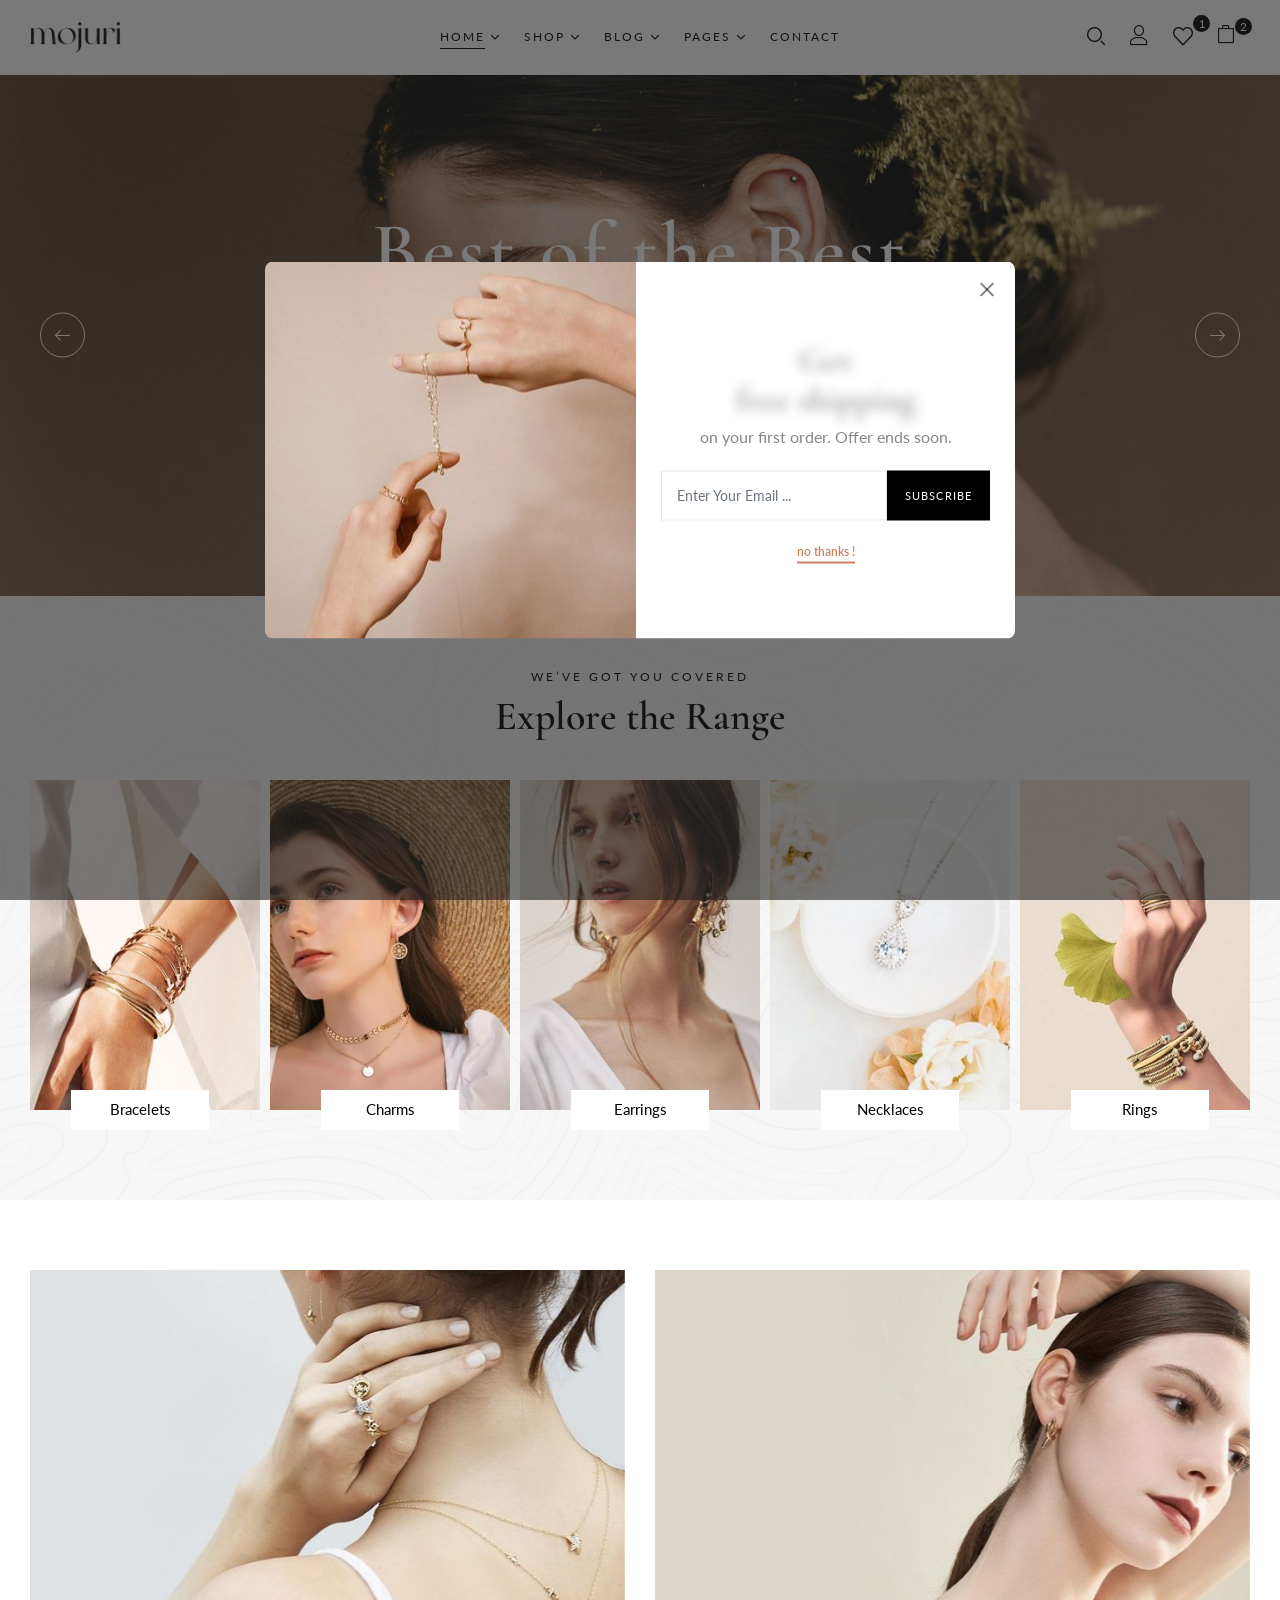
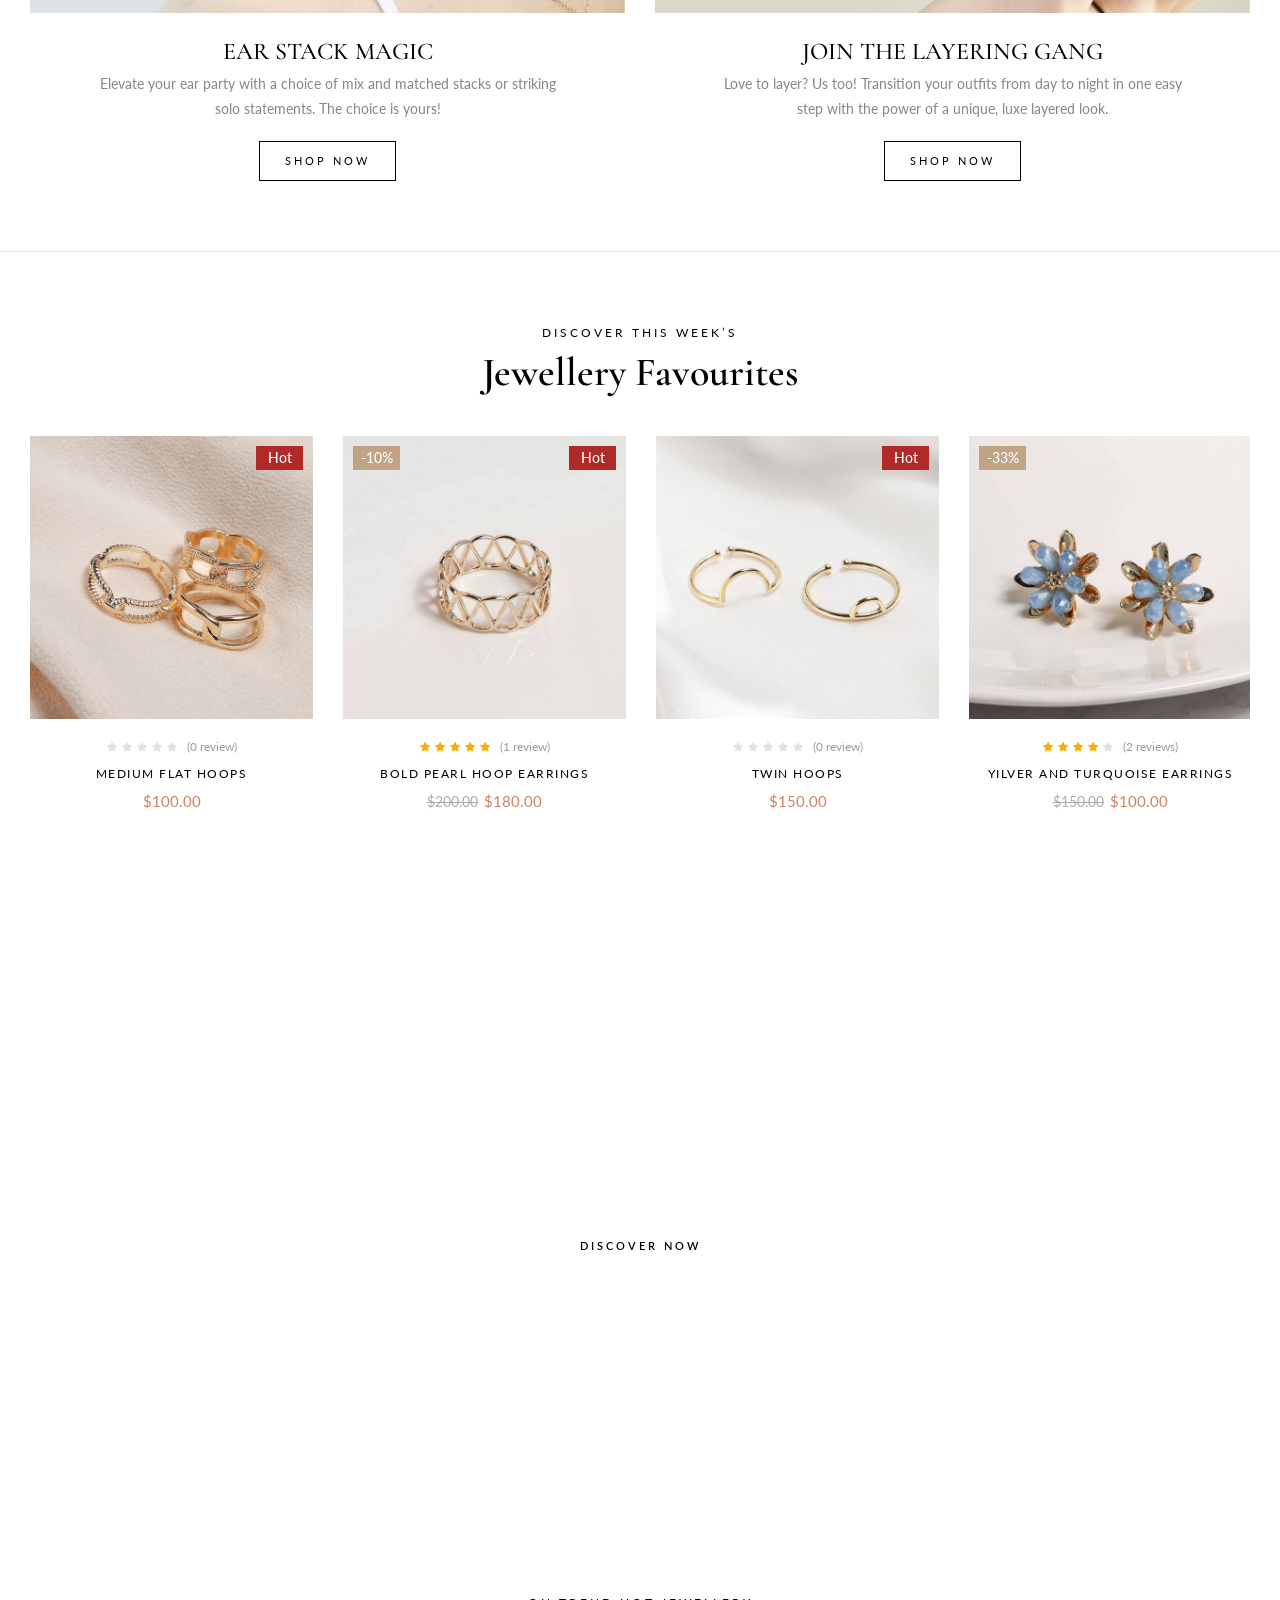
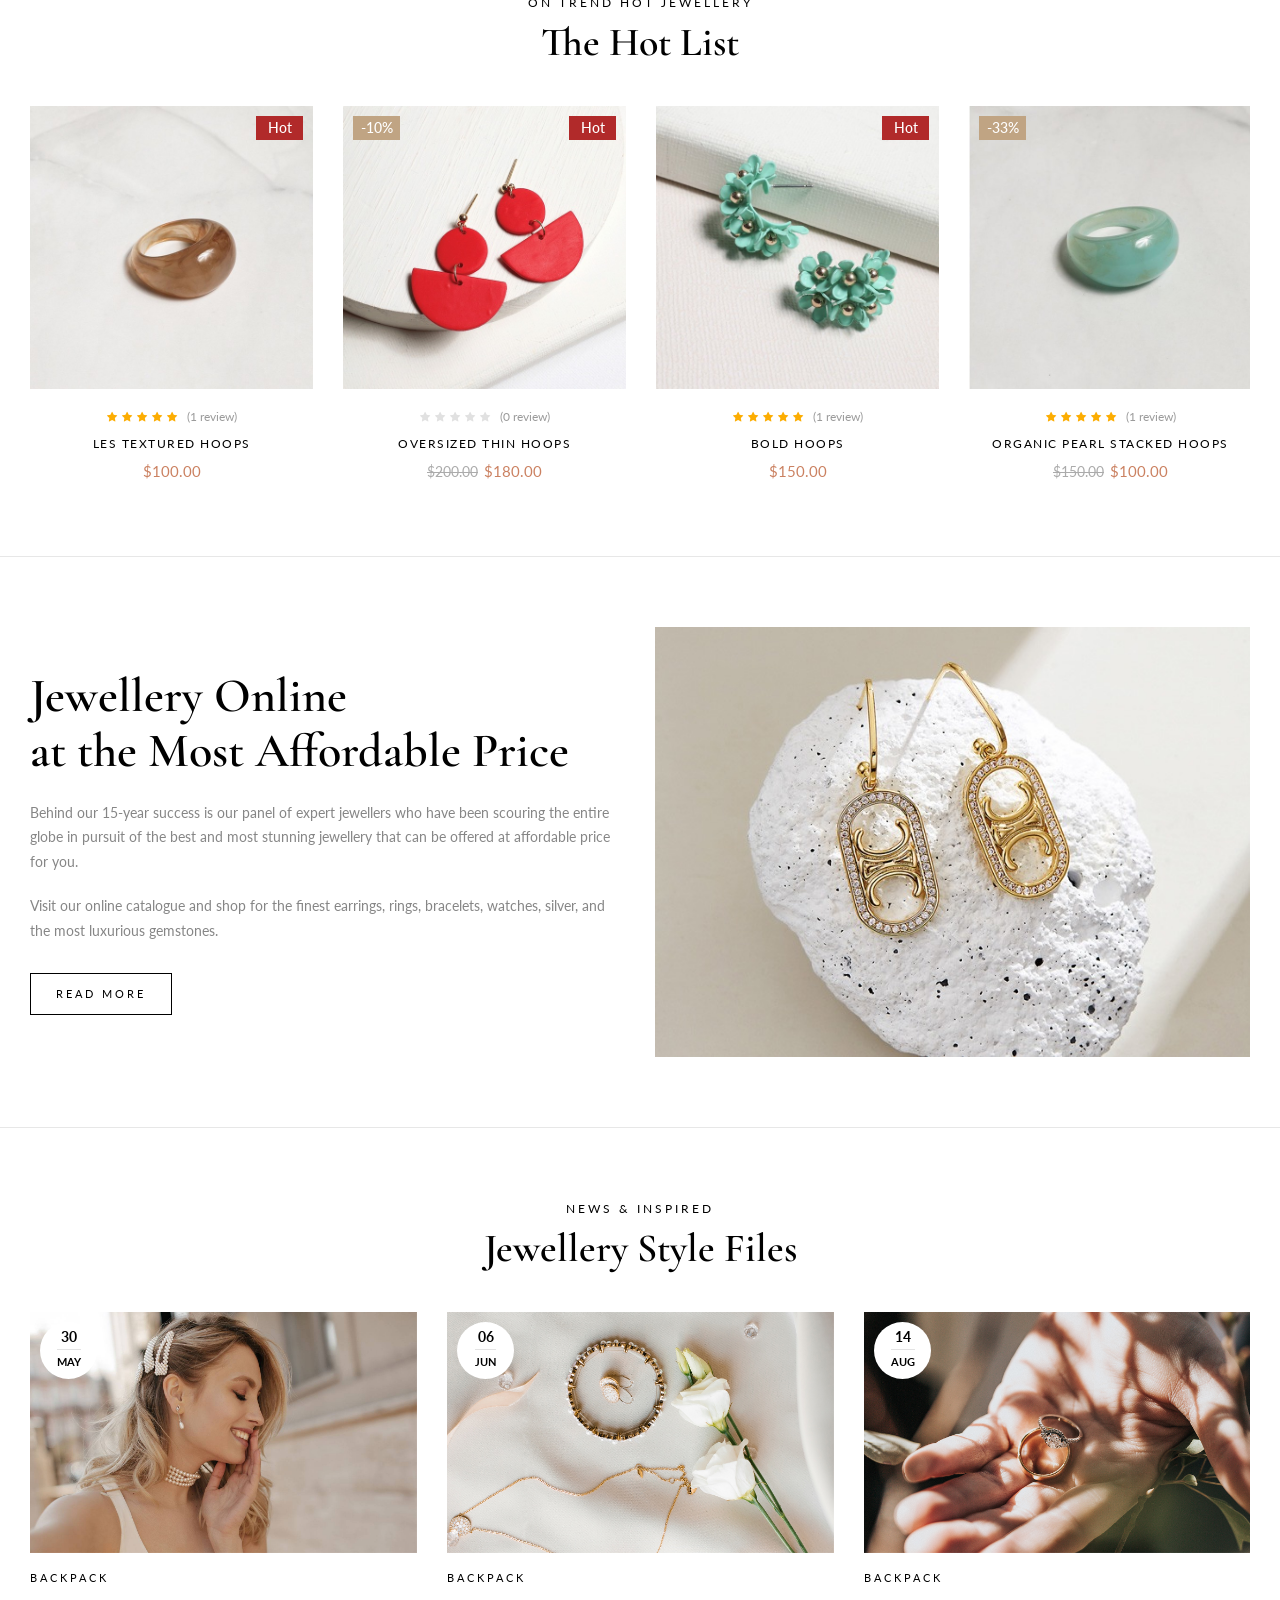
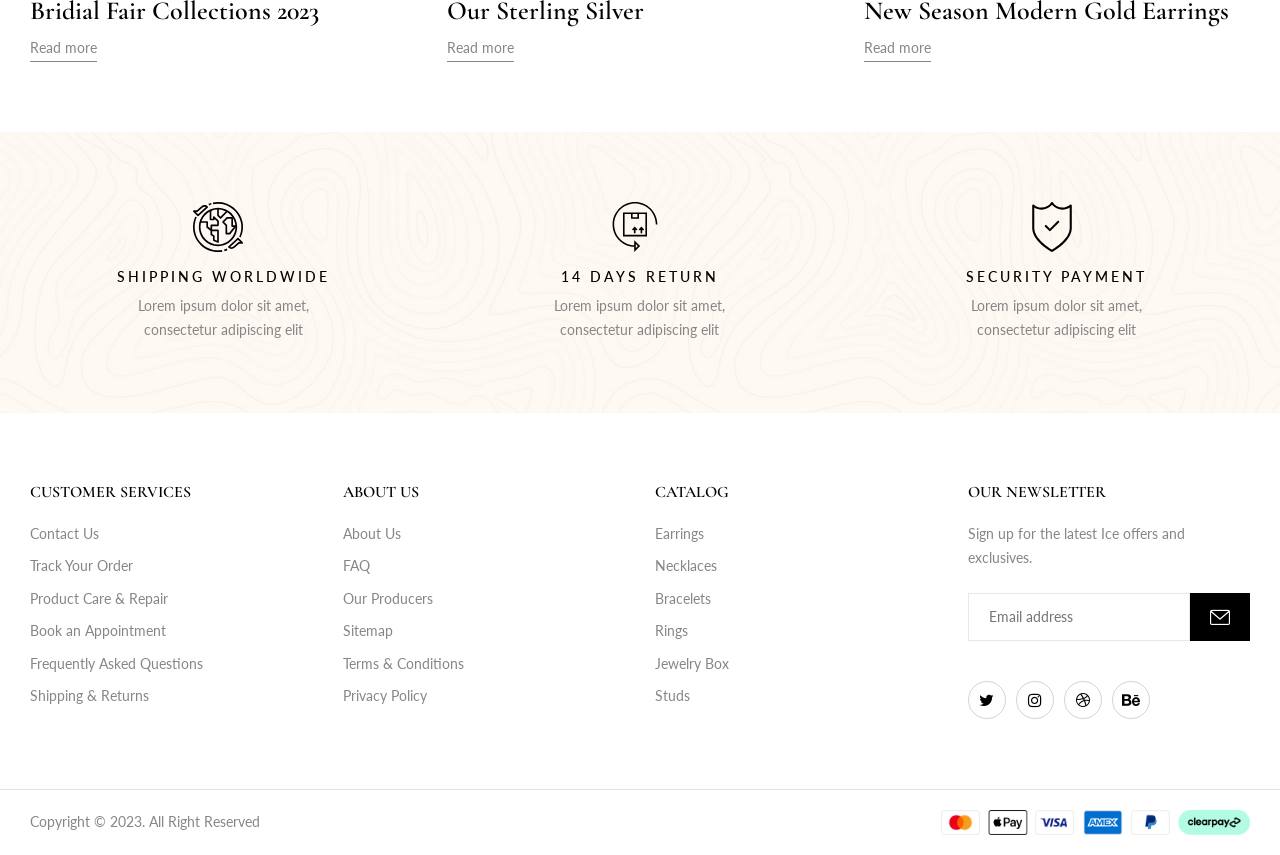
<file: index4.html>
<!DOCTYPE html>
<html lang="en">
	<head>
		<!-- Meta Data -->
		<meta charset="UTF-8">
		<meta http-equiv="X-UA-Compatible" content="IE=edge">
		<meta name="viewport" content="width=device-width, initial-scale=1">
		<title>Home Modern | Mojuri</title>
		
		<!-- Favicon -->
		<link rel="shortcut icon" type="image/x-icon" href="media/favicon.png">
		
		<!-- Dependency Styles -->
		<link rel="stylesheet" href="libs/bootstrap/css/bootstrap.min.css" type="text/css">
		<link rel="stylesheet" href="libs/feather-font/css/iconfont.css" type="text/css">
		<link rel="stylesheet" href="libs/icomoon-font/css/icomoon.css" type="text/css">
		<link rel="stylesheet" href="libs/font-awesome/css/font-awesome.css" type="text/css">
		<link rel="stylesheet" href="libs/wpbingofont/css/wpbingofont.css" type="text/css">
		<link rel="stylesheet" href="libs/elegant-icons/css/elegant.css" type="text/css">
		<link rel="stylesheet" href="libs/slick/css/slick.css" type="text/css">
		<link rel="stylesheet" href="libs/slick/css/slick-theme.css" type="text/css">
		<link rel="stylesheet" href="libs/mmenu/css/mmenu.min.css" type="text/css">

		<!-- Site Stylesheet -->
		<link rel="stylesheet" href="assets/css/app.css" type="text/css">
		<link rel="stylesheet" href="assets/css/responsive.css" type="text/css">
		
		<!-- Google Web Fonts -->
		<link href="https://fonts.googleapis.com/css2?family=Cormorant+Garamond:ital,wght@0,300;0,400;0,500;0,600;0,700;1,300;1,400;1,500;1,600;1,700&display=swap" rel="stylesheet">
		<link href="https://fonts.googleapis.com/css2?family=Lato:ital,wght@0,100;0,300;0,400;0,700;0,900;1,100;1,300;1,400;1,700;1,900&display=swap" rel="stylesheet">
	</head>
	
	<body class="home home-4 title-4">
		<div id="page" class="hfeed page-wrapper">
			<header id="site-header" class="site-header header-v4">
				<div class="header-mobile">
					<div class="section-padding">
						<div class="section-container">
							<div class="row">
								<div class="col-xl-4 col-lg-4 col-md-4 col-sm-3 col-3 header-left">
									<div class="navbar-header">
										<button type="button" id="show-megamenu" class="navbar-toggle"></button>
									</div>
								</div>
								<div class="col-xl-4 col-lg-4 col-md-4 col-sm-6 col-6 header-center">
									<div class="site-logo">
										<a href="index4.html">
											<img width="400" height="79" src="media/logo.png" alt="Mojuri – Jewelry Store HTML Template">
										</a>
									</div>
								</div>
								<div class="col-xl-4 col-lg-4 col-md-4 col-sm-3 col-3 header-right">
									<div class="mojuri-topcart dropdown">
										<div class="dropdown mini-cart top-cart">
											<div class="remove-cart-shadow"></div>
											<a class="dropdown-toggle cart-icon" href="#" role="button" data-toggle="dropdown" aria-haspopup="true" aria-expanded="false">
												<div class="icons-cart"><i class="icon-large-paper-bag"></i><span class="cart-count">2</span></div>
											</a>
											<div class="dropdown-menu cart-popup">
												<div class="cart-empty-wrap" style="display: none;">
													<ul class="cart-list">
														<li class="empty">
															<span>No products in the cart.</span>
															<a class="go-shop" href="shop-grid-left.html">GO TO SHOP<i aria-hidden="true" class="arrow_right"></i></a>
														</li>
													</ul>
												</div>
												<div class="cart-list-wrap">
													<ul class="cart-list ">
														<li class="mini-cart-item">
															<a href="#" class="remove" title="Remove this item"><i class="icon_close"></i></a>
															<a href="shop-details.html" class="product-image"><img width="600" height="600" src="media/product/3.jpg" alt=""></a>
															<a href="shop-details.html" class="product-name">Twin Hoops</a>		
															<div class="quantity">Qty: 1</div>
															<div class="price">$150.00</div>
														</li>
														<li class="mini-cart-item">
															<a href="#" class="remove" title="Remove this item"><i class="icon_close"></i></a>													
															<a href="shop-details.html" class="product-image"><img width="600" height="600" src="media/product/1.jpg" alt=""></a>
															<a href="shop-details.html" class="product-name">Medium Flat Hoops</a>
															<div class="quantity">Qty: 1</div>
															<div class="price">$100.00</div>						
														</li>
													</ul>
													<div class="total-cart">
														<div class="title-total">Total: </div>
														<div class="total-price"><span>$250.00</span></div>
													</div>
													<div class="free-ship">
														<div class="title-ship">Buy <strong>$400</strong> more to enjoy <strong>FREE Shipping</strong></div>
														<div class="total-percent"><div class="percent" style="width:20%"></div></div>
													</div>
													<div class="buttons">
														<a href="shop-cart.html" class="button btn view-cart btn-primary">View cart</a>
														<a href="shop-checkout.html" class="button btn checkout btn-default">Check out</a>
													</div>
												</div>
											</div>
										</div>
									</div>
								</div>
							</div>
						</div>
					</div>

					<div class="header-mobile-fixed">
						<!-- Shop -->
						<div class="shop-page">
							<a href="shop-grid-left.html"><i class="wpb-icon-shop"></i></a>
						</div>

						<!-- Login -->
						<div class="my-account">
							<div class="login-header">
								<a href="page-my-account.html"><i class="wpb-icon-user"></i></a>
							</div>
						</div>

						<!-- Search -->
						<div class="search-box">
							<div class="search-toggle"><i class="wpb-icon-magnifying-glass"></i></div>
						</div>

						<!-- Wishlist -->
						<div class="wishlist-box">
							<a href="shop-wishlist.html"><i class="wpb-icon-heart"></i></a>
						</div>
					</div>
				</div>

				<div class="header-desktop">
					<div class="header-wrapper">
						<div class="section-padding">
							<div class="section-container large p-l-r">
								<div class="row">
									<div class="col-xl-3 col-lg-3 col-md-12 col-sm-12 col-12 header-left">
										<div class="site-logo">
											<a href="index4.html">
												<img width="400" height="140" src="media/logo.png" alt="Mojuri – Jewelry Store HTML Template">
											</a>
										</div>
									</div>

									<div class="col-xl-6 col-lg-6 col-md-12 col-sm-12 col-12 text-center header-center">
										<div class="site-navigation">
											<nav id="main-navigation">
												<ul id="menu-main-menu" class="menu">
													<li class="level-0 menu-item menu-item-has-children current-menu-item">
														<a href="index.html"><span class="menu-item-text">Home</span></a>
														<ul class="sub-menu">
															<li>
																<a href="index.html"><span class="menu-item-text">Home Clean</span></a>
															</li>
															<li>
																<a href="index2.html"><span class="menu-item-text">Home Collection</span></a>
															</li>
															<li>
																<a href="index3.html"><span class="menu-item-text">Home Minimal</span></a>
															</li>
															<li>
																<a href="index4.html"><span class="menu-item-text">Home Modern</span></a>
															</li>
															<li>
																<a href="index5.html"><span class="menu-item-text">Home Parallax</span></a>
															</li>
															<li>
																<a href="index6.html"><span class="menu-item-text">Home Strong</span></a>
															</li>
															<li>
																<a href="index7.html"><span class="menu-item-text">Home Style</span></a>
															</li>
															<li>
																<a href="index8.html"><span class="menu-item-text">Home Unique</span></a>
															</li>
														</ul>
													</li>
													<li class="level-0 menu-item menu-item-has-children">
														<a href="shop-grid-left.html"><span class="menu-item-text">Shop</span></a>
														<ul class="sub-menu">
															<li class="level-1 menu-item menu-item-has-children">
																<a href="shop-grid-left.html"><span class="menu-item-text">Shop - Products</span></a>
																<ul class="sub-menu">
																	<li>
																		<a href="shop-grid-left.html"><span class="menu-item-text">Shop Grid - Left Sidebar</span></a>
																	</li>
																	<li>
																		<a href="shop-list-left.html"><span class="menu-item-text">Shop List - Left Sidebar</span></a>
																	</li>
																	<li>
																		<a href="shop-grid-right.html"><span class="menu-item-text">Shop Grid - Right Sidebar</span></a>
																	</li>
																	<li>
																		<a href="shop-list-right.html"><span class="menu-item-text">Shop List - Right Sidebar</span></a>
																	</li>
																	<li>
																		<a href="shop-grid-fullwidth.html"><span class="menu-item-text">Shop Grid - No Sidebar</span></a>
																	</li>
																</ul>
															</li>
															<li>
																<a href="shop-details.html"><span class="menu-item-text">Shop Details</span></a>
															</li>
															<li>
																<a href="shop-cart.html"><span class="menu-item-text">Shop - Cart</span></a>
															</li>
															<li>
																<a href="shop-checkout.html"><span class="menu-item-text">Shop - Checkout</span></a>
															</li>
															<li>
																<a href="shop-wishlist.html"><span class="menu-item-text">Shop - Wishlist</span></a>
															</li>
														</ul>
													</li>
													<li class="level-0 menu-item menu-item-has-children mega-menu mega-menu-fullwidth align-center">
														<a href="blog-grid-left.html"><span class="menu-item-text">Blog</span></a>
														<div class="sub-menu">
															<div class="row">
																<div class="col-md-5">
																	<div class="menu-section">
																		<h2 class="sub-menu-title">Blog Category</h2>
																		<ul class="menu-list">
																			<li>
																				<a href="blog-grid-left.html"><span class="menu-item-text">Blog Grid - Left Sidebar</span></a>
																			</li>
																			<li>
																				<a href="blog-grid-right.html"><span class="menu-item-text">Blog Grid - Right Sidebar</span></a>
																			</li>
																			<li>
																				<a href="blog-list-left.html"><span class="menu-item-text">Blog List - Left Sidebar</span></a>
																			</li>
																			<li>
																				<a href="blog-list-right.html"><span class="menu-item-text">Blog List - Right Sidebar</span></a>
																			</li>
																			<li>
																				<a href="blog-grid-fullwidth.html"><span class="menu-item-text">Blog Grid - No Sidebar</span></a>
																			</li>
																		</ul>
																	</div>

																	<div class="menu-section">
																		<h2 class="sub-menu-title">Blog Details</h2>
																		<ul class="menu-list">
																			<li>
																				<a href="blog-details-left.html"><span class="menu-item-text">Blog Details - Left Sidebar</span></a>
																			</li>
																			<li>
																				<a href="blog-details-right.html"><span class="menu-item-text">Blog Details - Right Sidebar</span></a>
																			</li>
																			<li>
																				<a href="blog-details-fullwidth.html"><span class="menu-item-text">Blog Details - No Sidebar</span></a>
																			</li>
																		</ul>
																	</div>
																</div>
																<div class="col-md-7">
																	<div class="menu-section">
																		<h2 class="sub-menu-title">Recent Posts</h2>
																		<div class="block block-posts recent-posts p-t-5">
																			<ul class="posts-list">
																				<li class="post-item">
																					<a href="blog-details-right.html" class="post-image">
																						<img src="media/blog/1.jpg">
																					</a>
																					<div class="post-content">
																						<h2 class="post-title">
																							<a href="blog-details-right.html">
																								Bridial Fair Collections 2023
																							</a>
																						</h2>
																						<div class="post-time">
																							<span class="post-date">May 30, 2022</span>
																							<span class="post-comment">4 Comments</span>
																						</div>
																					</div>
																				</li>
																				<li class="post-item">
																					<a href="blog-details-right.html" class="post-image">
																						<img src="media/blog/2.jpg">
																					</a>
																					<div class="post-content">
																						<h2 class="post-title">
																							<a href="blog-details-right.html">
																								Our Sterling Silver
																							</a>
																						</h2>
																						<div class="post-time">
																							<span class="post-date">Aug 24, 2022</span>
																							<span class="post-comment">2 Comments</span>
																						</div>
																					</div>
																				</li>
																				<li class="post-item">
																					<a href="blog-details-right.html" class="post-image">
																						<img src="media/blog/3.jpg">
																					</a>
																					<div class="post-content">
																						<h2 class="post-title">
																							<a href="blog-details-right.html">
																								Kitchen Inspired On Japanese
																							</a>
																						</h2>
																						<div class="post-time">
																							<span class="post-date">Dec 06, 2022</span>
																							<span class="post-comment">1 Comment</span>
																						</div>
																					</div>
																				</li>
																			</ul>
																		</div>
																	</div>
																</div>
															</div>
														</div>
													</li>
													<li class="level-0 menu-item menu-item-has-children">
														<a href="#"><span class="menu-item-text">Pages</span></a>
														<ul class="sub-menu">
															<li>
																<a href="page-login.html"><span class="menu-item-text">Login / Register</span></a>
															</li>
															<li>
																<a href="page-forgot-password.html"><span class="menu-item-text">Forgot Password</span></a>
															</li>
															<li>
																<a href="page-my-account.html"><span class="menu-item-text">My Account</span></a>
															</li>
															<li>
																<a href="page-about.html"><span class="menu-item-text">About Us</span></a>
															</li>
															<li>
																<a href="page-contact.html"><span class="menu-item-text">Contact</span></a>
															</li>
															<li>
																<a href="page-faq.html"><span class="menu-item-text">FAQ</span></a>
															</li>
															<li>
																<a href="page-404.html"><span class="menu-item-text">Page 404</span></a>
															</li>
														</ul>
													</li>
													<li class="level-0 menu-item">
														<a href="page-contact.html"><span class="menu-item-text">Contact</span></a>
													</li>
												</ul>
											</nav>
										</div>
									</div>

									<div class="col-xl-3 col-lg-3 col-md-12 col-sm-12 col-12 header-right">
										<div class="header-page-link">
											<!-- Search -->
											<div class="search-box">
												<div class="search-toggle"><i class="icon-search"></i></div>
											</div>

											<!-- Login -->
											<div class="login-header icon">
												<a class="active-login" href="#"><i class="icon-user"></i></a>
												<div class="form-login-register">
													<div class="box-form-login">
														<div class="active-login"></div>
														<div class="box-content">
															<div class="form-login active">
																<form id="login_ajax" method="post" class="login">
																	<h2>Sign in</h2>
																	<p class="status"></p>
																	<div class="content">
																		<div class="username">
																			<input type="text" required="required" class="input-text" name="username" id="username" placeholder="Your name">
																		</div>
																		<div class="password">
																			<input class="input-text" required="required" type="password" name="password" id="password" placeholder="Password">
																		</div>
																		<div class="rememberme-lost">
																			<div class="rememberme">
																				<input name="rememberme" type="checkbox" id="rememberme" value="forever">
																				<label for="rememberme" class="inline">Remember me</label>
																			</div>
																			<div class="lost_password">
																				<a href="forgot-password.html">Lost your password?</a>
																			</div>
																		</div>
																		<div class="button-login">
																			<input type="submit" class="button" name="login" value="Login">
																		</div>
																		<div class="button-next-reregister">Create An Account</div>
																	</div>						
																</form>
															</div>
															<div class="form-register">
																<form method="post" class="register">
																	<h2>REGISTER</h2>
																	<div class="content">
																		<div class="email">
																			<input type="email" class="input-text" placeholder="Email" name="email" id="reg_email" value="">
																		</div>
																		<div class="password">
																			<input type="password" class="input-text" placeholder="Password" name="password" id="reg_password">
																		</div>															
																		<div class="button-register">
																			<input type="submit" class="button" name="register" value="Register">
																		</div>
																		<div class="button-next-login">Already has an account</div>
																	</div>
																</form>
															</div>
														</div>
													</div>
												</div>
											</div>

											<!-- Wishlist -->
											<div class="wishlist-box">
												<a href="shop-wishlist.html"><i class="icon-heart"></i></a>
												<span class="count-wishlist">1</span>
											</div>
											
											<!-- Cart -->
											<div class="mojuri-topcart dropdown light">
												<div class="dropdown mini-cart top-cart">
													<div class="remove-cart-shadow"></div>
													<a class="dropdown-toggle cart-icon" href="#" role="button" data-toggle="dropdown" aria-haspopup="true" aria-expanded="false">
														<div class="icons-cart"><i class="icon-large-paper-bag"></i><span class="cart-count">2</span></div>
													</a>
													<div class="dropdown-menu cart-popup">
														<div class="cart-empty-wrap" style="display: none;">
															<ul class="cart-list">
																<li class="empty">
																	<span>No products in the cart.</span>
																	<a class="go-shop" href="shop-grid-left.html">GO TO SHOP<i aria-hidden="true" class="arrow_right"></i></a>
																</li>
															</ul>
														</div>
														<div class="cart-list-wrap">
															<ul class="cart-list ">
																<li class="mini-cart-item">
																	<a href="#" class="remove" title="Remove this item"><i class="icon_close"></i></a>
																	<a href="shop-details.html" class="product-image"><img width="600" height="600" src="media/product/3.jpg" alt=""></a>
																	<a href="shop-details.html" class="product-name">Twin Hoops</a>		
																	<div class="quantity">Qty: 1</div>
																	<div class="price">$150.00</div>
																</li>
																<li class="mini-cart-item">
																	<a href="#" class="remove" title="Remove this item"><i class="icon_close"></i></a>													
																	<a href="shop-details.html" class="product-image"><img width="600" height="600" src="media/product/1.jpg" alt=""></a>
																	<a href="shop-details.html" class="product-name">Medium Flat Hoops</a>
																	<div class="quantity">Qty: 1</div>
																	<div class="price">$100.00</div>						
																</li>
															</ul>
															<div class="total-cart">
																<div class="title-total">Total: </div>
																<div class="total-price"><span>$250.00</span></div>
															</div>
															<div class="free-ship">
																<div class="title-ship">Buy <strong>$400</strong> more to enjoy <strong>FREE Shipping</strong></div>
																<div class="total-percent"><div class="percent" style="width:20%"></div></div>
															</div>
															<div class="buttons">
																<a href="shop-cart.html" class="button btn view-cart btn-primary">View cart</a>
																<a href="shop-checkout.html" class="button btn checkout btn-default">Check out</a>
															</div>
														</div>
													</div>
												</div>
											</div>
										</div>
									</div>
								</div>
							</div>
						</div>
					</div>
				</div>
			</header>

			<div id="site-main" class="site-main">
				<div id="main-content" class="main-content">
					<div id="primary" class="content-area">
						<div id="content" class="site-content" role="main">
							<section class="section m-b-0">
								<!-- Block Sliders (Layout 4) -->
								<div class="block block-sliders layout-4 auto-height color-white nav-center">
									<div class="slick-sliders" data-autoplay="true" data-dots="true" data-nav="true" data-columns4="1" data-columns3="1" data-columns2="1" data-columns1="1" data-columns1440="1" data-columns="1">
										<div class="item slick-slide">
											<div class="item-content">
												<div class="content-image">
													<img width="1920" height="781" src="media/slider/4-1.jpg" alt="Image Slider">
												</div>
												<div class="item-info horizontal-center vertical-middle text-center">
													<div class="content">
														<div class="subtitle-slider">Now up to 70% off*</div>
														<h2 class="title-slider">MID YEAR SALE</h2>
														<a class="button-slider button button-white button-outline thick-border" href="shop-grid-left.html">Explore Bestseller</a>
													</div>
												</div>
											</div>
										</div>
										<div class="item slick-slide">
											<div class="item-content">
												<div class="content-image">
													<img width="1920" height="781" src="media/slider/4-2.jpg" alt="Image Slider">
												</div>
												<div class="item-info horizontal-center vertical-middle text-center">
													<div class="content">
														<div class="subtitle-slider">Oh, Hello Newness!</div>
														<h2 class="title-slider">MID YEAR SALE</h2>
														<a class="button-slider button button-white button-outline thick-border" href="shop-grid-left.html">Explore Bestseller</a>
													</div>
												</div>
											</div>
										</div>
										<div class="item slick-slide">
											<div class="item-content">
												<div class="content-image">
													<img width="1920" height="781" src="media/slider/4-3.jpg" alt="Image Slider">
												</div>
												<div class="item-info horizontal-center vertical-middle text-center">
													<div class="content">
														<div class="subtitle-slider">Best of the Best</div>
														<h2 class="title-slider">MID YEAR SALE</h2>
														<a class="button-slider button button-white button-outline thick-border" href="shop-grid-left.html">Explore Bestseller</a>
													</div>
												</div>
											</div>
										</div>
									</div>
								</div>
							</section>

							<section class="section section-padding background-img bg-img-2 p-t-70 p-b-50 m-b-70">
								<div class="section-container">
									<!-- Block Product Categories (Layout 3) -->
									<div class="block block-product-cats slider layout-3">
										<div class="block-widget-wrap">
											<div class="block-title">
												<div class="sub-title">We’ve Got You Covered</div>
												<h2>Explore the Range</h2>
											</div>
											<div class="block-content">
												<div class="product-cats-list slick-wrap">
													<div class="slick-sliders content-category" data-dots="0" data-slidestoscroll="true" data-nav="0" data-columns4="1" data-columns3="3" data-columns2="4" data-columns1="4" data-columns1440="5" data-columns="5">
														<div class="item item-product-cat slick-slide">	
															<div class="item-product-cat-content">
																<a href="shop-grid-left.html">
																	<div class="item-image animation-horizontal">
																		<img width="273" height="376" src="media/product/cat-4-1.jpg" alt="Bracelets">
																	</div>
																</a>			
																<div class="product-cat-content-info">
																	<h2 class="item-title">
																		<a href="shop-grid-left.html">Bracelets</a>
																	</h2>
																</div>
															</div>
														</div>
														<div class="item item-product-cat slick-slide">	
															<div class="item-product-cat-content">
																<a href="shop-grid-left.html">
																	<div class="item-image animation-horizontal">
																		<img width="273" height="376" src="media/product/cat-4-2.jpg" alt="Charms">
																	</div>
																</a>			
																<div class="product-cat-content-info">
																	<h2 class="item-title">
																		<a href="shop-grid-left.html">Charms</a>
																	</h2>
																</div>
															</div>
														</div>
														<div class="item item-product-cat slick-slide">	
															<div class="item-product-cat-content">
																<a href="shop-grid-left.html">
																	<div class="item-image animation-horizontal">
																		<img width="273" height="376" src="media/product/cat-4-3.jpg" alt="Earrings">
																	</div>
																</a>			
																<div class="product-cat-content-info">
																	<h2 class="item-title">
																		<a href="shop-grid-left.html">Earrings</a>
																	</h2>
																</div>
															</div>
														</div>
														<div class="item item-product-cat slick-slide">	
															<div class="item-product-cat-content">
																<a href="shop-grid-left.html">
																	<div class="item-image animation-horizontal">
																		<img width="273" height="376" src="media/product/cat-4-4.jpg" alt="Necklaces">
																	</div>
																</a>			
																<div class="product-cat-content-info">
																	<h2 class="item-title">
																		<a href="shop-grid-left.html">Necklaces</a>
																	</h2>
																</div>
															</div>
														</div>
														<div class="item item-product-cat slick-slide">	
															<div class="item-product-cat-content">
																<a href="shop-grid-left.html">
																	<div class="item-image animation-horizontal">
																		<img width="273" height="376" src="media/product/cat-4-5.jpg" alt="Rings">
																	</div>
																</a>			
																<div class="product-cat-content-info">
																	<h2 class="item-title">
																		<a href="shop-grid-left.html">Rings</a>
																	</h2>
																</div>
															</div>
														</div>
													</div>
												</div>
											</div>
										</div>
									</div>
								</div>
							</section>

							<section class="section section-padding m-b-70">
								<div class="section-container large">
									<!-- Block Banners (Layout 4) -->
									<div class="block block-banners layout-4 banners-effect">
										<div class="block-widget-wrap">
											<div class="row">
												<div class="col-md-6 sm-m-b-40">
													<div class="block-widget-banner">
														<div class="bg-banner">
															<div class="banner-wrapper banners">
																<div class="banner-image">
																	<a href="shop-grid-left.html">
																		<img width="690" height="398" src="media/banner/banner-4-1.jpg" alt="Banner Image">
																	</a>
																</div>
																<div class="banner-wrapper-infor">
																	<div class="info">
																		<div class="content">
																			<h3 class="title-banner">EAR STACK MAGIC</h3>
																			<div class="banner-image-description">
																 		 		 Elevate your ear party with a choice of mix and matched stacks or striking solo statements. The choice is yours! 
																			</div>
																			<a class="button button-outline border-black" href="shop-grid-left.html">SHOP NOW</a>
																		</div>
																	</div>
																</div>
															</div>
														</div>
													</div>
												</div>
												<div class="col-md-6">
													<div class="block-widget-banner">
														<div class="bg-banner">
															<div class="banner-wrapper banners">
																<div class="banner-image">
																	<a href="shop-grid-left.html">
																		<img width="690" height="398" src="media/banner/banner-4-2.jpg" alt="Banner Image">
																	</a>
																</div>
																<div class="banner-wrapper-infor">
																	<div class="info">
																		<div class="content">
																			<h3 class="title-banner">JOIN THE LAYERING GANG</h3>
																			<div class="banner-image-description">
													 		 		 			Love to layer? Us too! Transition your outfits from day to night in one easy step with the power of a unique, luxe layered look.
																			</div>
																			<a class="button button-outline border-black" href="shop-grid-left.html">SHOP NOW</a>
																		</div>
																	</div>
																</div>
															</div>
														</div>
													</div>
												</div>
											</div>
										</div>
									</div>
								</div>
							</section>

							<section class="section section-padding top-border p-t-70 m-b-70">
								<div class="section-container large">
									<!-- Block Products -->
									<div class="block block-products slider">
										<div class="block-widget-wrap">
											<div class="block-title">
												<div class="sub-title">Discover This Week’s</div>
												<h2>Jewellery Favourites</h2>
											</div>
											<div class="block-content">
												<div class="content-product-list slick-wrap">
													<div class="slick-sliders products-list grid" data-slidestoscroll="true" data-dots="false" data-nav="1" data-columns4="1" data-columns3="2" data-columns2="2" data-columns1="3" data-columns1440="4" data-columns="4">
														<div class="item-product slick-slide">
															<div class="items">
																<div class="products-entry clearfix product-wapper">
																	<div class="products-thumb">
																		<div class="product-lable">
																			<div class="hot">Hot</div>
																		</div>
																		<div class="product-thumb-hover">
																			<a href="shop-details.html">
																				<img width="600" height="600" src="media/product/1.jpg" class="post-image" alt="">
																				<img width="600" height="600" src="media/product/1-2.jpg" class="hover-image back" alt="">
																			</a>
																		</div>		
																		<div class="product-button">
																			<div class="btn-add-to-cart" data-title="Add to cart">
																				<a rel="nofollow" href="#" class="product-btn button">Add to cart</a>
																			</div>
																			<div class="btn-wishlist" data-title="Wishlist">
																				<button class="product-btn">Add to wishlist</button>
																			</div>
																			<div class="btn-compare" data-title="Compare">
																				<button class="product-btn">Compare</button>
																			</div>
																			<span class="product-quickview" data-title="Quick View">
																				<a href="#" class="quickview quickview-button">Quick View <i class="icon-search"></i></a>
																			</span>		
																		</div>
																	</div>
																	<div class="products-content">
																		<div class="contents">
																			<div class="rating">
																				<div class="star star-0"></div><span class="count">(0 review)</span>
																			</div>
																			<h3 class="product-title"><a href="shop-details.html">Medium Flat Hoops</a></h3>
																			<span class="price">$100.00</span>
																		</div>
																	</div>
																</div>
															</div>
														</div>
														<div class="item-product slick-slide">
															<div class="items">
																<div class="products-entry clearfix product-wapper">
																	<div class="products-thumb">
																		<div class="product-lable">
																			<div class="onsale">-10%</div>
																			<div class="hot">Hot</div>
																		</div>
																		<div class="product-thumb-hover">
																			<a href="shop-details.html">
																				<img width="600" height="600" src="media/product/2.jpg" class="post-image" alt="">
																				<img width="600" height="600" src="media/product/2-2.jpg" class="hover-image back" alt="">
																			</a>
																		</div>		
																		<div class="product-button">
																			<div class="btn-add-to-cart" data-title="Add to cart">
																				<a rel="nofollow" href="#" class="product-btn button">Add to cart</a>
																			</div>
																			<div class="btn-wishlist" data-title="Wishlist">
																				<button class="product-btn">Add to wishlist</button>
																			</div>
																			<div class="btn-compare" data-title="Compare">
																				<button class="product-btn">Compare</button>
																			</div>
																			<span class="product-quickview" data-title="Quick View">
																				<a href="#" class="quickview quickview-button">Quick View <i class="icon-search"></i></a>
																			</span>		
																		</div>
																	</div>
																	<div class="products-content">
																		<div class="contents">
																			<div class="rating">
																				<div class="star star-5"></div><span class="count">(1 review)</span>
																			</div>
																			<h3 class="product-title"><a href="shop-details.html">Bold Pearl Hoop Earrings</a></h3>
																			<span class="price">
																				<del aria-hidden="true"><span>$200.00</span></del>
																				<ins><span>$180.00</span></ins>
																			</span>
																		</div>
																	</div>
																</div>
															</div>
														</div>
														<div class="item-product slick-slide">
															<div class="items">
																<div class="products-entry clearfix product-wapper">
																	<div class="products-thumb">
																		<div class="product-lable">
																			<div class="hot">Hot</div>
																		</div>
																		<div class="product-thumb-hover">
																			<a href="shop-details.html">
																				<img width="600" height="600" src="media/product/3.jpg" class="post-image" alt="">
																				<img width="600" height="600" src="media/product/3-2.jpg" class="hover-image back" alt="">
																			</a>
																		</div>		
																		<div class="product-button">
																			<div class="btn-add-to-cart" data-title="Add to cart">
																				<a rel="nofollow" href="#" class="product-btn button">Add to cart</a>
																			</div>
																			<div class="btn-wishlist" data-title="Wishlist">
																				<button class="product-btn">Add to wishlist</button>
																			</div>
																			<div class="btn-compare" data-title="Compare">
																				<button class="product-btn">Compare</button>
																			</div>
																			<span class="product-quickview" data-title="Quick View">
																				<a href="#" class="quickview quickview-button">Quick View <i class="icon-search"></i></a>
																			</span>		
																		</div>
																	</div>
																	<div class="products-content">
																		<div class="contents">
																			<div class="rating">
																				<div class="star star-0"></div><span class="count">(0 review)</span>
																			</div>
																			<h3 class="product-title"><a href="shop-details.html">Twin Hoops</a></h3>
																			<span class="price">$150.00</span>
																		</div>
																	</div>
																</div>
															</div>
														</div>
														<div class="item-product slick-slide">
															<div class="items">
																<div class="products-entry clearfix product-wapper">
																	<div class="products-thumb">
																		<div class="product-lable">
																			<div class="onsale">-33%</div>
																		</div>
																		<div class="product-thumb-hover">
																			<a href="shop-details.html">
																				<img width="600" height="600" src="media/product/4.jpg" class="post-image" alt="">
																				<img width="600" height="600" src="media/product/4-2.jpg" class="hover-image back" alt="">
																			</a>
																		</div>		
																		<div class="product-button">
																			<div class="btn-add-to-cart" data-title="Add to cart">
																				<a rel="nofollow" href="#" class="product-btn button">Add to cart</a>
																			</div>
																			<div class="btn-wishlist" data-title="Wishlist">
																				<button class="product-btn">Add to wishlist</button>
																			</div>
																			<div class="btn-compare" data-title="Compare">
																				<button class="product-btn">Compare</button>
																			</div>
																			<span class="product-quickview" data-title="Quick View">
																				<a href="#" class="quickview quickview-button">Quick View <i class="icon-search"></i></a>
																			</span>		
																		</div>
																	</div>
																	<div class="products-content">
																		<div class="contents">
																			<div class="rating">
																				<div class="star star-4"></div><span class="count">(2 reviews)</span>
																			</div>
																			<h3 class="product-title"><a href="shop-details.html">Yilver And Turquoise Earrings</a></h3>
																			<span class="price">
																				<del aria-hidden="true"><span>$150.00</span></del> 
																				<ins><span>$100.00</span></ins>
																			</span>
																		</div>
																	</div>
																</div>
															</div>
														</div>
														<div class="item-product slick-slide">
															<div class="items">
																<div class="products-entry clearfix product-wapper">
																	<div class="products-thumb">
																		<div class="product-lable">
																			<div class="onsale">-7%</div>
																		</div>
																		<div class="product-thumb-hover">
																			<a href="shop-details.html">
																				<img width="600" height="600" src="media/product/13.jpg" class="post-image" alt="">
																				<img width="600" height="600" src="media/product/13-2.jpg" class="hover-image back" alt="">
																			</a>
																		</div>
																		<div class="product-button">
																			<div class="btn-add-to-cart" data-title="Add to cart">
																				<a rel="nofollow" href="#" class="product-btn button">Add to cart</a>
																			</div>
																			<div class="btn-wishlist" data-title="Wishlist">
																				<button class="product-btn">Add to wishlist</button>
																			</div>
																			<div class="btn-compare" data-title="Compare">
																				<button class="product-btn">Compare</button>
																			</div>
																			<span class="product-quickview" data-title="Quick View">
																				<a href="#" class="quickview quickview-button">Quick View <i class="icon-search"></i></a>
																			</span>		
																		</div>
																		<div class="product-stock">    
																			<span class="stock">Out Of Stock</span>
																		</div>
																	</div>
																	<div class="products-content">
																		<div class="contents">
																			<div class="rating">
																				<div class="star star-5"></div><span class="count">(1 review)</span>
																			</div>
																			<h3 class="product-title"><a href="shop-details.html">Medium Flat Hoops</a></h3>
																			<span class="price">
																				<del aria-hidden="true"><span>$150.00</span></del> 
																				<ins><span>$140.00</span></ins>
																			</span>
																		</div>
																	</div>
																</div>
															</div>
														</div>
													</div>
												</div>
											</div>
										</div>
									</div>
								</div>
							</section>

							<section class="section m-b-70">
								<!-- Block Video -->
								<div class="block block-video">
									<div class="video-container">
										<div id="player"></div>
									</div>
									<div class="video-caption">
										<h2 class="caption-title">Stand Out In Style</h2>
										<a class="button button-white animation-horizontal" href="shop-grid-left.html">DISCOVER NOW</a>
									</div>
								</div>
							</section>

							<section class="section section-padding m-b-70">
								<div class="section-container large">
									<!-- Block Products -->
									<div class="block block-products slider">
										<div class="block-widget-wrap">
											<div class="block-title">
												<div class="sub-title">On Trend Hot Jewellery</div>
												<h2>The Hot List</h2>
											</div>
											<div class="block-content">
												<div class="content-product-list slick-wrap">
													<div class="slick-sliders products-list grid" data-slidestoscroll="true" data-dots="false" data-nav="1" data-columns4="1" data-columns3="2" data-columns2="2" data-columns1="3" data-columns1440="4" data-columns="4">
														<div class="item-product slick-slide">
															<div class="items">
																<div class="products-entry clearfix product-wapper">
																	<div class="products-thumb">
																		<div class="product-lable">
																			<div class="hot">Hot</div>
																		</div>
																		<div class="product-thumb-hover">
																			<a href="shop-details.html">
																				<img width="600" height="600" src="media/product/13.jpg" class="post-image" alt="">
																				<img width="600" height="600" src="media/product/13-2.jpg" class="hover-image back" alt="">
																			</a>
																		</div>		
																		<div class="product-button">
																			<div class="btn-add-to-cart" data-title="Add to cart">
																				<a rel="nofollow" href="#" class="product-btn button">Add to cart</a>
																			</div>
																			<div class="btn-wishlist" data-title="Wishlist">
																				<button class="product-btn">Add to wishlist</button>
																			</div>
																			<div class="btn-compare" data-title="Compare">
																				<button class="product-btn">Compare</button>
																			</div>
																			<span class="product-quickview" data-title="Quick View">
																				<a href="#" class="quickview quickview-button">Quick View <i class="icon-search"></i></a>
																			</span>		
																		</div>
																	</div>
																	<div class="products-content">
																		<div class="contents">
																			<div class="rating">
																				<div class="star star-5"></div><span class="count">(1 review)</span>
																			</div>
																			<h3 class="product-title"><a href="shop-details.html">Les Textured Hoops</a></h3>
																			<span class="price">$100.00</span>
																		</div>
																	</div>
																</div>
															</div>
														</div>
														<div class="item-product slick-slide">
															<div class="items">
																<div class="products-entry clearfix product-wapper">
																	<div class="products-thumb">
																		<div class="product-lable">
																			<div class="onsale">-10%</div>
																			<div class="hot">Hot</div>
																		</div>
																		<div class="product-thumb-hover">
																			<a href="shop-details.html">
																				<img width="600" height="600" src="media/product/14.jpg" class="post-image" alt="">
																				<img width="600" height="600" src="media/product/14-2.jpg" class="hover-image back" alt="">
																			</a>
																		</div>		
																		<div class="product-button">
																			<div class="btn-add-to-cart" data-title="Add to cart">
																				<a rel="nofollow" href="#" class="product-btn button">Add to cart</a>
																			</div>
																			<div class="btn-wishlist" data-title="Wishlist">
																				<button class="product-btn">Add to wishlist</button>
																			</div>
																			<div class="btn-compare" data-title="Compare">
																				<button class="product-btn">Compare</button>
																			</div>
																			<span class="product-quickview" data-title="Quick View">
																				<a href="#" class="quickview quickview-button">Quick View <i class="icon-search"></i></a>
																			</span>		
																		</div>
																	</div>
																	<div class="products-content">
																		<div class="contents">
																			<div class="rating">
																				<div class="star star-0"></div><span class="count">(0 review)</span>
																			</div>
																			<h3 class="product-title"><a href="shop-details.html">Oversized Thin Hoops</a></h3>
																			<span class="price">
																				<del aria-hidden="true"><span>$200.00</span></del>
																				<ins><span>$180.00</span></ins>
																			</span>
																		</div>
																	</div>
																</div>
															</div>
														</div>
														<div class="item-product slick-slide">
															<div class="items">
																<div class="products-entry clearfix product-wapper">
																	<div class="products-thumb">
																		<div class="product-lable">
																			<div class="hot">Hot</div>
																		</div>
																		<div class="product-thumb-hover">
																			<a href="shop-details.html">
																				<img width="600" height="600" src="media/product/15.jpg" class="post-image" alt="">
																				<img width="600" height="600" src="media/product/15-2.jpg" class="hover-image back" alt="">
																			</a>
																		</div>		
																		<div class="product-button">
																			<div class="btn-add-to-cart" data-title="Add to cart">
																				<a rel="nofollow" href="#" class="product-btn button">Add to cart</a>
																			</div>
																			<div class="btn-wishlist" data-title="Wishlist">
																				<button class="product-btn">Add to wishlist</button>
																			</div>
																			<div class="btn-compare" data-title="Compare">
																				<button class="product-btn">Compare</button>
																			</div>
																			<span class="product-quickview" data-title="Quick View">
																				<a href="#" class="quickview quickview-button">Quick View <i class="icon-search"></i></a>
																			</span>		
																		</div>
																	</div>
																	<div class="products-content">
																		<div class="contents">
																			<div class="rating">
																				<div class="star star-5"></div><span class="count">(1 review)</span>
																			</div>
																			<h3 class="product-title"><a href="shop-details.html">Bold Hoops</a></h3>
																			<span class="price">$150.00</span>
																		</div>
																	</div>
																</div>
															</div>
														</div>
														<div class="item-product slick-slide">
															<div class="items">
																<div class="products-entry clearfix product-wapper">
																	<div class="products-thumb">
																		<div class="product-lable">
																			<div class="onsale">-33%</div>
																		</div>
																		<div class="product-thumb-hover">
																			<a href="shop-details.html">
																				<img width="600" height="600" src="media/product/16.jpg" class="post-image" alt="">
																				<img width="600" height="600" src="media/product/16-2.jpg" class="hover-image back" alt="">
																			</a>
																		</div>		
																		<div class="product-button">
																			<div class="btn-add-to-cart" data-title="Add to cart">
																				<a rel="nofollow" href="#" class="product-btn button">Add to cart</a>
																			</div>
																			<div class="btn-wishlist" data-title="Wishlist">
																				<button class="product-btn">Add to wishlist</button>
																			</div>
																			<div class="btn-compare" data-title="Compare">
																				<button class="product-btn">Compare</button>
																			</div>
																			<span class="product-quickview" data-title="Quick View">
																				<a href="#" class="quickview quickview-button">Quick View <i class="icon-search"></i></a>
																			</span>		
																		</div>
																	</div>
																	<div class="products-content">
																		<div class="contents">
																			<div class="rating">
																				<div class="star star-5"></div><span class="count">(1 review)</span>
																			</div>
																			<h3 class="product-title"><a href="shop-details.html">Organic Pearl Stacked Hoops</a></h3>
																			<span class="price">
																				<del aria-hidden="true"><span>$150.00</span></del> 
																				<ins><span>$100.00</span></ins>
																			</span>
																		</div>
																	</div>
																</div>
															</div>
														</div>
														<div class="item-product slick-slide">
															<div class="items">
																<div class="products-entry clearfix product-wapper">
																	<div class="products-thumb">
																		<div class="product-lable">
																			<div class="onsale">-7%</div>
																		</div>
																		<div class="product-thumb-hover">
																			<a href="shop-details.html">
																				<img width="600" height="600" src="media/product/1.jpg" class="post-image" alt="">
																				<img width="600" height="600" src="media/product/1-2.jpg" class="hover-image back" alt="">
																			</a>
																		</div>
																		<div class="product-button">
																			<div class="btn-add-to-cart" data-title="Add to cart">
																				<a rel="nofollow" href="#" class="product-btn button">Add to cart</a>
																			</div>
																			<div class="btn-wishlist" data-title="Wishlist">
																				<button class="product-btn">Add to wishlist</button>
																			</div>
																			<div class="btn-compare" data-title="Compare">
																				<button class="product-btn">Compare</button>
																			</div>
																			<span class="product-quickview" data-title="Quick View">
																				<a href="#" class="quickview quickview-button">Quick View <i class="icon-search"></i></a>
																			</span>		
																		</div>
																		<div class="product-stock">    
																			<span class="stock">Out Of Stock</span>
																		</div>
																	</div>
																	<div class="products-content">
																		<div class="contents">
																			<div class="rating">
																				<div class="star star-0"></div><span class="count">(0 review)</span>
																			</div>
																			<h3 class="product-title"><a href="shop-details.html">Diamond Celestial Studs</a></h3>
																			<span class="price">
																				<del aria-hidden="true"><span>$150.00</span></del> 
																				<ins><span>$140.00</span></ins>
																			</span>
																		</div>
																	</div>
																</div>
															</div>
														</div>
													</div>
												</div>
											</div>
										</div>
									</div>
								</div>
							</section>

							<section class="section section-padding top-border p-t-70 m-b-70">
								<div class="section-container">
									<!-- Block Intro (Layout 3) -->
									<div class="block block-intro layout-3">
										<div class="block-widget-wrap">
											<div class="row">
												<div class="section-column left">
													<div class="intro-wrap">
														<h2 class="intro-title black">Jewellery Online<br> at the Most Affordable Price</h2>
														<div class="intro-item">
															Behind our 15-year success is our panel of expert jewellers who have been scouring the entire globe in pursuit of the best and most stunning jewellery that can be offered at affordable price for you. 
														</div>
														<div class="intro-item">
															Visit our online catalogue and shop for the finest earrings, rings, bracelets, watches, silver, and the most luxurious gemstones. 
														</div>
														<div class="intro-btn">
															<a href="shop-grid-left.html" class="button button-outline border-black animation-horizontal">Read more</a>
														</div>
													</div>
												</div>
												<div class="section-column right animation-horizontal hover-opacity">
													<img width="690" height="498" src="media/banner/intro-4.jpg" alt="intro">
												</div>
											</div>
										</div>
									</div>
								</div>
							</section>

							<section class="section section-padding top-border p-t-70 m-b-70">
								<div class="section-container">
									<!-- Block Posts -->
									<div class="block block-posts slider">
										<div class="block-widget-wrap">
											<div class="block-title">
												<div class="sub-title">News & Inspired</div>
												<h2>Jewellery Style Files</h2>
											</div>
											<div class="block-content">
												<div class="posts-wrap slick-wrap">
													<div class="slick-sliders" data-slidestoscroll="true" data-dots="0" data-nav="1" data-columns4="1" data-columns3="1" data-columns2="2" data-columns1="3" data-columns="3">
														<div class="post-grid post">	
															<div class="post-inner">
																<div class="post-image">
																	<div class="post-date-wrap">
																		<div class="post-date">
																			<span>30</span><span>May</span>
																		</div>
																	</div>
																	<a class="post-thumbnail" href="blog-details-right.html">
																		<img width="720" height="484" src="media/blog/1.jpg" alt="Bridial Fair Collections 2023">
																	</a>
																</div>
																<div class="post-content">
																	<div class="post-categories">
																		<a href="blog-grid-right.html">Backpack</a>
																	</div>
																	<h2 class="post-title">
																		<a href="blog-details-right.html">Bridial Fair Collections 2023</a>
																	</h2>
																	<div class="btn-read-more">
																		<a class="read-more btn-underline" href="blog-details-right.html">Read more</a>
																	</div>
																</div>
															</div>
														</div>
														<div class="post-grid post">	
															<div class="post-inner">
																<div class="post-image">
																	<div class="post-date-wrap">
																		<div class="post-date">
																			<span>06</span><span>Jun</span>
																		</div>
																	</div>
																	<a class="post-thumbnail" href="blog-details-right.html">
																		<img width="720" height="484" src="media/blog/2.jpg" alt="Our Sterling Silver">
																	</a>
																</div>
																<div class="post-content">
																	<div class="post-categories">
																		<a href="blog-grid-right.html">Backpack</a>
																	</div>
																	<h2 class="post-title">
																		<a href="blog-details-right.html">Our Sterling Silver</a>
																	</h2>
																	<div class="btn-read-more">
																		<a class="read-more btn-underline" href="blog-details-right.html">Read more</a>
																	</div>
																</div>
															</div>
														</div>
														<div class="post-grid post">	
															<div class="post-inner">
																<div class="post-image">
																	<div class="post-date-wrap">
																		<div class="post-date">
																			<span>14</span><span>Aug</span>
																		</div>
																	</div>
																	<a class="post-thumbnail" href="blog-details-right.html">
																		<img width="720" height="484" src="media/blog/3.jpg" alt="New Season Modern Gold Earrings">
																	</a>
																</div>
																<div class="post-content">
																	<div class="post-categories">
																		<a href="blog-grid-right.html">Backpack</a>
																	</div>
																	<h2 class="post-title">
																		<a href="blog-details-right.html">New Season Modern Gold Earrings</a>
																	</h2>
																	<div class="btn-read-more">
																		<a class="read-more btn-underline" href="blog-details-right.html">Read more</a>
																	</div>
																</div>
															</div>
														</div>
														<div class="post-grid post">	
															<div class="post-inner">
																<div class="post-image">
																	<div class="post-date-wrap">
																		<div class="post-date">
																			<span>10</span><span>Sep</span>
																		</div>
																	</div>
																	<a class="post-thumbnail" href="blog-details-right.html">
																		<img width="720" height="484" src="media/blog/4.jpg" alt="Glossary of Jewelry Terms">
																	</a>
																</div>
																<div class="post-content">
																	<div class="post-categories">
																		<a href="blog-grid-right.html">Backpack</a>
																	</div>
																	<h2 class="post-title">
																		<a href="blog-details-right.html">Glossary of Jewelry Terms</a>
																	</h2>
																	<div class="btn-read-more">
																		<a class="read-more btn-underline" href="blog-details-right.html">Read more</a>
																	</div>
																</div>
															</div>
														</div>
													</div>
												</div>
											</div>
										</div>
									</div>
							</section>

							<section class="section section-padding background-img bg-img-3 p-t-70 p-b-70 m-b-0">
								<div class="section-container">
									<!-- Block Feature (Layout 2) -->
									<div class="block block-feature layout-2">
										<div class="block-widget-wrap">
											<div class="row">
												<div class="col-md-4 sm-m-b-50">
													<div class="box">
														<div class="box-icon animation-horizontal">
															<span>
																<svg xmlns="http://www.w3.org/2000/svg" viewBox="0 0 511.998 511.998" style="enable-background:new 0 0 511.998 511.998;"><g><g><path d="M256.013,59.844c-108.193,0-196.218,88.025-196.218,196.218c0,108.201,88.025,196.218,196.218,196.218    S452.23,364.263,452.23,256.061C452.23,147.869,364.206,59.844,256.013,59.844z M256.013,435.217    c-98.791,0-179.155-80.372-179.155-179.155c0-98.791,80.364-179.155,179.155-179.155s179.155,80.364,179.155,179.155    C435.168,354.844,354.804,435.217,256.013,435.217z"></path></g></g><g><g><path d="M256.013,281.655h-68.25c-4.709,0-8.531,3.813-8.531,8.531v42.656c0,2.849,1.425,5.511,3.796,7.098l21.797,14.529v38.092    c0,3.489,2.124,6.629,5.358,7.925l42.656,17.062c1.032,0.409,2.107,0.606,3.174,0.606c1.689,0,3.353-0.503,4.786-1.467    c2.338-1.587,3.745-4.231,3.745-7.064V290.186C264.544,285.468,260.722,281.655,256.013,281.655z M247.482,397.022l-25.594-10.237    v-36.88c0-2.849-1.425-5.511-3.796-7.098l-21.797-14.529v-29.561h51.187V397.022z"></path></g></g><g><g><path d="M262.044,190.311l-42.656-42.656c-2.448-2.44-6.108-3.174-9.299-1.851c-3.182,1.322-5.264,4.436-5.264,7.883v17.062    h-17.062V85.437h-17.062v93.843c0,4.709,3.822,8.531,8.531,8.531h34.125c4.709,0,8.531-3.822,8.531-8.531v-4.999l25.594,25.594    v30.593h-59.718c-4.709,0-8.531,3.822-8.531,8.531v33.434l-25.594-20.466v-47.092c0-4.709-3.822-8.531-8.531-8.531h-68.25v17.062    h59.718v42.656c0,2.585,1.177,5.042,3.199,6.663l42.656,34.125c1.544,1.237,3.43,1.868,5.332,1.868    c1.263,0,2.525-0.273,3.694-0.845c2.96-1.425,4.837-4.402,4.837-7.687V247.53h59.718c4.709,0,8.531-3.822,8.531-8.531v-42.656    C264.544,194.082,263.648,191.915,262.044,190.311z"></path></g></g><g><g><path d="M343.824,87.937l-62.218,62.218l-17.062-17.062V68.375h-17.062v68.25c0,2.261,0.896,4.428,2.5,6.032l25.594,25.594    c1.595,1.604,3.762,2.5,6.032,2.5c2.261,0,4.428-0.896,6.032-2.5l68.25-68.25L343.824,87.937z"></path></g></g><g><g><path d="M442.829,243.785c-1.433-2.926-4.402-4.786-7.661-4.786h-25.594v-76.781c0-4.709-3.813-8.531-8.531-8.531h-51.187    c-2.269,0-4.428,0.896-6.032,2.5l-42.656,42.656c-3.336,3.336-3.336,8.727,0,12.063l31.625,31.625v81.78    c0,4.718,3.813,8.531,8.531,8.531h34.125c2.628,0,5.11-1.22,6.731-3.293l59.718-76.781    C443.895,250.2,444.262,246.711,442.829,243.785z M371.278,315.78h-21.422v-76.781c0-2.261-0.896-4.428-2.5-6.032l-28.093-28.093    l34.125-34.125h39.124v76.781c0,4.709,3.813,8.531,8.531,8.531h16.678L371.278,315.78z"></path></g></g><g><g><path d="M297.21,491.386c-13.582,2.355-27.445,3.549-41.197,3.549c-0.026,0-0.051,0-0.077,0    c-63.771,0-123.737-24.826-168.85-69.913c-45.139-45.096-70.007-105.079-70.024-168.884c-0.008-34.364,7.192-67.644,21.405-98.919    l-15.527-7.055C7.704,183.674-0.009,219.335,0,256.138c0.017,68.361,26.669,132.635,75.015,180.955    c48.338,48.304,112.586,74.904,180.921,74.904c0.026,0,0.051,0,0.085,0c14.725,0,29.561-1.271,44.106-3.796L297.21,491.386z"></path></g></g><g><g><path d="M346.623,477.147c-9.162,3.762-18.641,6.979-28.161,9.546l4.445,16.482c10.212-2.764,20.364-6.211,30.2-10.246    L346.623,477.147z"></path></g></g><g><g><path d="M506.506,202.895C477.235,64.843,341.146-23.694,203.06,5.602l3.54,16.687C335.43-5.027,462.502,77.589,489.81,206.435    c10.528,49.583,4.752,102.315-16.252,148.468l15.527,7.064C511.591,312.521,517.767,256.027,506.506,202.895z"></path></g></g><g><g><path d="M185.528,10.312c-8.983,2.44-17.898,5.417-26.506,8.838l6.296,15.859c8.019-3.182,16.32-5.955,24.681-8.233    L185.528,10.312z"></path></g></g><g><g><path d="M151.13,45.264c-17.54-17.455-45.795-18.274-64.325-1.868L39.491,85.437H8.608c-3.447,0-6.56,2.073-7.883,5.264    S0.136,97.56,2.576,100l42.656,42.656c1.664,1.664,3.848,2.5,6.032,2.5c2.056,0,4.112-0.734,5.742-2.227l93.843-85.312    c1.732-1.57,2.739-3.779,2.79-6.117C153.69,49.171,152.785,46.911,151.13,45.264z M51.546,124.843L29.202,102.5h13.531    c2.09,0,4.104-0.759,5.665-2.15l49.728-44.183c9.444-8.369,22.864-9.7,33.57-4.189L51.546,124.843z"></path></g></g><g><g><path d="M509.441,412.123l-42.656-42.656c-3.208-3.233-8.395-3.336-11.773-0.282l-93.843,85.312    c-1.723,1.578-2.73,3.796-2.79,6.125c-0.051,2.329,0.862,4.59,2.517,6.236c9.12,9.077,21.132,13.65,33.169,13.65    c11.116,0,22.266-3.907,31.156-11.79l47.306-42.033h30.883c3.447,0,6.569-2.073,7.883-5.264    C512.614,418.231,511.881,414.563,509.441,412.123z M469.293,409.623c-2.09,0-4.104,0.768-5.665,2.158l-49.72,44.175    c-9.444,8.352-22.864,9.7-33.579,4.189l80.151-72.865l22.343,22.343H469.293z"></path></g></g><g></g><g></g><g></g><g></g><g></g><g></g><g></g><g></g><g></g><g></g><g></g><g></g><g></g><g></g><g></g></svg>
															</span>
														</div>
														<div class="box-title-wrap">
															<h3 class="box-title">
											 		 			Shipping Worldwide
															</h3>
															<p class="box-description">
													 			Lorem ipsum dolor sit amet, consectetur adipiscing elit 
															</p>
														</div>
													</div>
												</div>
												<div class="col-md-4 sm-m-b-50">
													<div class="box">
														<div class="box-icon icon-2 animation-horizontal">
															<span>
																<svg xmlns="http://www.w3.org/2000/svg" viewBox="0 0 508 508" style="enable-background:new 0 0 508 508;"><g><g><path d="M254,0C128.3,0,26.1,102.2,26.1,227.9c0,122.9,97.9,223.4,219.8,227.7V508l60.3-60.3l-60.3-60.3v52    c-113-4.4-203.5-97.5-203.5-211.5c0-116.7,94.9-211.6,211.6-211.6s211.6,94.9,211.6,211.6h16.3C481.9,102.2,379.7,0,254,0z     M262.1,426.6l21,21l-21,21V426.6z"></path></g></g><g><g><path d="M131.9,105.8V350h244.2V105.8H131.9z M229.6,122.1L229.6,122.1h48.8v32.6h-48.8V122.1z M359.8,333.7H148.2V122.1h65.1    v48.8h81.4v-48.8h65.1V333.7z"></path></g></g><g><g><polygon points="319.1,248.2 291.2,279.5 303.4,290.3 311,281.8 311,317.4 327.3,317.4 327.3,281.8 334.8,290.3 347,279.5   "></polygon></g></g><g><g><polygon points="251.4,248.2 223.5,279.5 235.7,290.3 243.2,281.8 243.2,317.4 259.5,317.4 259.5,281.8 267.1,290.3 279.2,279.5       "></polygon></g></g><g></g><g></g><g></g><g></g><g></g><g></g><g></g><g></g><g></g><g></g><g></g><g></g><g></g><g></g><g></g></svg>
															</span>
														</div>
														<div class="box-title-wrap">
															<h3 class="box-title">
											 		 			14 Days Return 
															</h3>
															<p class="box-description">
													 			Lorem ipsum dolor sit amet, consectetur adipiscing elit 
															</p>
														</div>
													</div>
												</div>
												<div class="col-md-4">
													<div class="box">
														<div class="box-icon icon-3 animation-horizontal">
															<span>
																<svg xmlns="http://www.w3.org/2000/svg" viewBox="0 0 512 512" style="enable-background:new 0 0 512 512;"><g><g><path d="M457.987,31.531c-2.688-6.997-13.013-8.533-17.749-3.499c-21.44,18.88-48.939,29.248-77.547,29.248    c-39.424,0-75.989-19.627-97.771-52.501C262.937,1.792,259.609,0,256.025,0c-3.563,0-6.912,1.792-8.875,4.757    c-21.845,32.875-58.411,52.501-97.835,52.501c-28.928,0-56.704-10.603-78.208-29.867c-3.136-2.816-7.616-3.499-11.477-1.792    c-3.84,1.707-6.315,5.525-6.315,9.728v231.317c0,133.205,189.44,239.552,197.504,244.011c1.6,0.896,3.392,1.344,5.163,1.344    c1.771,0,3.563-0.448,5.163-1.301c8.064-4.459,197.504-110.827,197.504-244.011v-230.4    C458.777,34.688,458.563,33.067,457.987,31.531z M437.315,266.667c0,109.163-151.232,204.459-181.333,222.336    C225.859,471.125,74.649,375.936,74.649,266.667V56.811c22.165,14.165,48,21.803,74.667,21.803    c41.579,0,80.469-18.496,106.667-50.091c26.24,31.616,65.131,50.091,106.709,50.091c26.645,0,52.48-7.637,74.624-21.781V266.667z"></path></g></g><g><g><path d="M327.577,195.136c-4.16-4.16-10.923-4.16-15.083,0l-77.845,77.781l-35.072-35.115c-4.16-4.16-10.923-4.16-15.083,0    c-4.16,4.139-4.16,10.923,0,15.083l42.581,42.667c2.005,1.984,4.715,3.115,7.552,3.115s5.547-1.131,7.531-3.115l85.419-85.333    C331.737,206.059,331.737,199.296,327.577,195.136z"></path></g></g><g></g><g></g><g></g><g></g><g></g><g></g><g></g><g></g><g></g><g></g><g></g><g></g><g></g><g></g><g></g></svg>
															</span>
														</div>
														<div class="box-title-wrap">
															<h3 class="box-title">
											 		 			Security Payment 
															</h3>
															<p class="box-description">
													 			Lorem ipsum dolor sit amet, consectetur adipiscing elit 
															</p>
														</div>
													</div>
												</div>
											</div>
										</div>
									</div>
								</div>
							</section>
						</div><!-- #content -->
					</div><!-- #primary -->
				</div><!-- #main-content -->
			</div>

			<footer id="site-footer" class="site-footer four-columns no-border-top">
				<div class="footer">
					<div class="section-padding">
						<div class="section-container">
							<div class="block-widget-wrap">
								<div class="row">
									<div class="col-lg-3 col-md-6 column-1">
										<div class="block block-menu">
											<h2 class="block-title">Customer Services</h2>
											<div class="block-content">
												<ul>
													<li>
														<a href="shop-grid-left.html">Contact Us</a>
													</li>
													<li>
														<a href="shop-grid-left.html">Track Your Order</a>
													</li>
													<li>
														<a href="shop-grid-left.html">Product Care & Repair</a>
													</li>
													<li>
														<a href="shop-grid-left.html">Book an Appointment</a>
													</li>
													<li>
														<a href="shop-grid-left.html">Frequently Asked Questions</a>
													</li>
													<li>
														<a href="shop-grid-left.html">Shipping & Returns</a>
													</li>
												</ul>
											</div>
										</div>
									</div>
									<div class="col-lg-3 col-md-6 column-2">
										<div class="block block-menu">
											<h2 class="block-title">About Us</h2>
											<div class="block-content">
												<ul>
													<li>
														<a href="#">About Us</a>
													</li>
													<li>
														<a href="#">FAQ</a>
													</li>
													<li>
														<a href="#">Our Producers</a>
													</li>
													<li>
														<a href="#">Sitemap</a>
													</li>
													<li>
														<a href="#">Terms & Conditions</a>
													</li>
													<li>
														<a href="#">Privacy Policy</a>
													</li>
												</ul>
											</div>
										</div>
									</div>
									<div class="col-lg-3 col-md-6 column-3">
										<div class="block block-menu">
											<h2 class="block-title">Catalog</h2>
											<div class="block-content">
												<ul>
													<li>
														<a href="shop-grid-left.html">Earrings</a>
													</li>
													<li>
														<a href="shop-grid-left.html">Necklaces</a>
													</li>
													<li>
														<a href="shop-grid-left.html">Bracelets</a>
													</li>
													<li>
														<a href="shop-grid-left.html">Rings</a>
													</li>
													<li>
														<a href="shop-grid-left.html">Jewelry Box</a>
													</li>
													<li>
														<a href="shop-grid-left.html">Studs</a>
													</li>
												</ul>
											</div>
										</div>
									</div>
									<div class="col-lg-3 col-md-6 column-4">
										<div class="block block-newsletter">
											<h2 class="block-title">Our Newsletter</h2>
											<div class="block-content">
												<div class="newsletter-text">Sign up for the latest Ice offers and exclusives.</div>
												<form action="" method="post" class="newsletter-form">
													<input type="email" name="your-email" value="" size="40" placeholder="Email address">
													<span class="btn-submit">
														<input type="submit" value="Subscribe">
													</span>
												</form>
											</div>
										</div>

										<div class="block block-social">
											<ul class="social-link">
												<li><a href="#"><i class="fa fa-twitter"></i></a></li>
												<li><a href="#"><i class="fa fa-instagram"></i></a></li>
												<li><a href="#"><i class="fa fa-dribbble"></i></a></li>
												<li><a href="#"><i class="fa fa-behance"></i></a></li>
											</ul>
										</div>
									</div>
								</div>
							</div>
						</div>
					</div>
				</div>
				<div class="footer-bottom">
					<div class="section-padding">
						<div class="section-container">
							<div class="block-widget-wrap">
								<div class="row">
									<div class="col-md-6">
										<div class="footer-left">
											<p class="copyright">Copyright © 2023. All Right Reserved</p>
										</div>
									</div>
									<div class="col-md-6">
										<div class="footer-right">
											<div class="block block-image">
												<img width="309" height="32" src="media/payments.png" alt="">
											</div>
										</div>
									</div>
								</div>
							</div>
						</div>
					</div>
				</div>
			</footer>
		</div>

		<!-- Back Top button -->
		<div class="back-top button-show">
			<i class="arrow_carrot-up"></i>
		</div>

		<!-- Search -->
		<div class="search-overlay">
			<div class="close-search"></div>
			<div class="wrapper-search">
				<form role="search" method="get" class="search-from ajax-search" action="">
					<a href="#" class="search-close"></a>
					<div class="search-box">
						<button id="searchsubmit" class="btn" type="submit">
							<i class="icon-search"></i>
						</button>
						<input type="text" autocomplete="off" value="" name="s" class="input-search s" placeholder="Search...">
						<div class="content-menu_search">
							<label>Suggested</label>
							<ul id="menu_search" class="menu">
								<li><a href="#">Earrings</a></li>
								<li><a href="#">Necklaces</a></li>
								<li><a href="#">Bracelets</a></li>
								<li><a href="#">Jewelry Box</a></li>
							</ul>			
						</div>
					</div>
				</form>	
			</div>	
		</div>

		<!-- Wishlist -->
		<div class="wishlist-popup">
			<div class="wishlist-popup-inner">
                <div class="wishlist-popup-content">
                    <div class="wishlist-popup-content-top">
                        <span class="wishlist-name">Wishlist</span>
						<span class="wishlist-count-wrapper"><span class="wishlist-count">2</span></span>                                
						<span class="wishlist-popup-close"></span>
                    </div>
                    <div class="wishlist-popup-content-mid">
						<table class="wishlist-items">                        
							<tbody>
								<tr class="wishlist-item">
									<td class="wishlist-item-remove"><span></span></td>
									<td class="wishlist-item-image">
                                    	<a href="shop-details.html">
											<img width="600" height="600" src="media/product/3.jpg" alt="">                                        
										</a>
		                       		</td>
			                        <td class="wishlist-item-info">
										<div class="wishlist-item-name">
											<a href="shop-details.html">Twin Hoops</a>
										</div>
										<div class="wishlist-item-price">
											<span>$150.00</span>
										</div>
										<div class="wishlist-item-time">June 4, 2022</div>                                
									</td>
			                        <td class="wishlist-item-actions">
			                            <div class="wishlist-item-stock">
											In stock 
										</div>
			                            <div class="wishlist-item-add">
											<div data-title="Add to cart">
												<a rel="nofollow" href="#">Add to cart</a>
											</div>
										</div>
	                                </td>
								</tr>
								<tr class="wishlist-item">
									<td class="wishlist-item-remove"><span></span></td>
									<td class="wishlist-item-image">
                                    	<a href="shop-details.html">
											<img width="600" height="600" src="media/product/4.jpg" alt="">                                        
										</a>
		                       		</td>
			                        <td class="wishlist-item-info">
										<div class="wishlist-item-name">
											<a href="shop-details.html">Yilver And Turquoise Earrings</a>
										</div>
										<div class="wishlist-item-price">
											<del aria-hidden="true"><span>$150.00</span></del> 
											<ins><span>$100.00</span></ins>
										</div>
										<div class="wishlist-item-time">June 4, 2022</div>                                
									</td>
			                        <td class="wishlist-item-actions">
			                            <div class="wishlist-item-stock">
											In stock 
										</div>
			                            <div class="wishlist-item-add">
											<div data-title="Add to cart">
												<a rel="nofollow" href="#">Add to cart</a>
											</div>
										</div>
	                                </td>
								</tr>
							</tbody>
						</table>
					</div>
                    <div class="wishlist-popup-content-bot">
                        <div class="wishlist-popup-content-bot-inner">
                            <a class="wishlist-page" href="shop-wishlist.html">
								Open wishlist page                                    
							</a>
                            <span class="wishlist-continue" data-url="">
                                Continue shopping                                        
                            </span>
                        </div>
                        <div class="wishlist-notice wishlist-notice-show">Added to the wishlist!</div>
                    </div>
                </div>
            </div>
		</div>

		<!-- Compare -->
		<div class="compare-popup">
		    <div class="compare-popup-inner">
		        <div class="compare-table">
		            <div class="compare-table-inner">
                    	<a href="#" id="compare-table-close" class="compare-table-close">
                    		<span class="compare-table-close-icon"></span>
                    	</a>
                    	<div class="compare-table-items">
                    		<table id="product-table" class="product-table">
                    			<thead>
                    				<tr>
                    					<th>
                    						<a href="#" class="compare-table-settings">Settings</a>
                    					</th>
                    					<th>
                    						<a href="shop-details.html">Twin Hoops</a> <span class="remove">remove</span>
                    					</th>
                    					<th>
                    						<a href="shop-details.html">Medium Flat Hoops</a> <span class="remove">remove</span>
                    					</th>
                    					<th>
                    						<a href="shop-details.html">Bold Pearl Hoop Earrings</a> <span class="remove">remove</span>
                    					</th>
                    				</tr>
                    			</thead>
                    			<tbody>
                    				<tr class="tr-image">
                    					<td class="td-label">Image</td>
                    					<td>
                    						<a href="shop-details.html">
                    							<img width="600" height="600" src="media/product/3.jpg" alt="">
                    						</a>
                    					</td>
                    					<td>
                    						<a href="shop-details.html">
                    							<img width="600" height="600" src="media/product/1.jpg" alt="">
                    						</a>
                    					</td>
                    					<td>
                    						<a href="shop-details.html">
                    							<img width="600" height="600" src="media/product/2.jpg" alt="">
                    						</a>
                    					</td>
                    				</tr>
                    				<tr class="tr-sku">
                    					<td class="td-label">SKU</td>
                    					<td>VN00189</td>
                    					<td></td>
                    					<td>D1116</td>
                    				</tr>
                    				<tr class="tr-rating">
                    					<td class="td-label">Rating</td>
                    					<td>
                    						<div class="star-rating">
                    							<span style="width:80%"></span>
                    						</div>
                    					</td>
                    					<td>
                    						<div class="star-rating">
                    							<span style="width:100%"></span>
                    						</div>
                    					</td>
                    					<td></td>
                    				</tr>
                    				<tr class="tr-price">
                    					<td class="td-label">Price</td>
                    					<td><span class="amount">$150.00</span></td>
                    					<td><del><span class="amount">$150.00</span></del> <ins><span class="amount">$100.00</span></ins></td>
                    					<td><span class="amount">$200.00</span></td>
                    				</tr>
                    				<tr class="tr-add-to-cart">
                    					<td class="td-label">Add to cart</td>
                    					<td>
                    						<div data-title="Add to cart">
                    							<a href="#" class="button">Add to cart</a>
                    						</div>
                    					</td>
                    					<td>
                    						<div data-title="Add to cart">
                    							<a href="#" class="button">Add to cart</a>
                    						</div>
                    					</td>
                    					<td>
                    						<div data-title="Add to cart">
                    							<a href="#" class="button">Add to cart</a>
                    						</div>
                    					</td>
                    				</tr>
                    				<tr class="tr-description">
                    					<td class="td-label">Description</td>
                    					<td>Phasellus sed volutpat orci. Fusce eget lore mauris vehicula elementum gravida nec dui. Aenean aliquam varius ipsum, non ultricies tellus sodales eu. Donec dignissim viverra nunc, ut aliquet magna posuere eget.</td>
                    					<td>Lorem ipsum dolor sit amet, consectetur adipiscing elit, sed do eiusmod tempor incididunt ut labore et dolore magna aliqua. Ut enim ad minim veniam, quis nostrud exercitation ullamco laboris nisi ut aliquip ex ea commodo consequat. Duis aute irure dolor in reprehenderit in voluptate velit esse cillum dolore eu fugiat nulla pariatur.</td>
                    					<td>The EcoSmart Fleece Hoodie full-zip hooded jacket provides medium weight fleece comfort all year around. Feel better in this sweatshirt because Hanes keeps plastic bottles of landfills by using recycled polyester.7.8 ounce fleece sweatshirt made with up to 5 percent polyester created from recycled plastic.</td>
                    				</tr>
                    				<tr class="tr-content">
                    					<td class="td-label">Content</td>
                    					<td>Lorem ipsum dolor sit amet, consectetur adipisicing elit, sed do eiusmod tempor incididunt ut labore et dolore magna aliqua. Ut enim ad minim veniam, quis nostrud exercitation ullamco laboris nisi ut aliquip ex ea commodo consequat. Duis aute irure dolor in reprehenderit in voluptate velit esse cillum dolore eu fugiat nulla pariatur. Excepteur sint occaecat cupidatat non proident, sunt in culpa qui officia deserunt mollit anim id est laborum. Sed ut perspiciatis unde omnis iste natus error sit voluptatem accusantium doloremque laudantium, totam rem aperiam, eaque ipsa quae ab illo inventore veritatis et quasi architecto beatae vitae dicta sunt explicabo. Nemo enim ipsam voluptatem quia voluptas sit aspernatur aut odit aut fugit, sed quia consequuntur magni dolores eos qui ratione voluptatem sequi nesciunt. Neque porro quisquam est, qui dolorem ipsum quia dolor sit amet, consectetur, adipisci velit, sed quia non numquam eius modi tempora incidunt ut labore et dolore magnam aliquam quaerat voluptatem.</td>
                    					<td>Lorem ipsum dolor sit amet, consectetur adipisicing elit, sed do eiusmod tempor incididunt ut labore et dolore magna aliqua. Ut enim ad minim veniam, quis nostrud exercitation ullamco laboris nisi ut aliquip ex ea commodo consequat. Duis aute irure dolor in reprehenderit in voluptate velit esse cillum dolore eu fugiat nulla pariatur. Excepteur sint occaecat cupidatat non proident, sunt in culpa qui officia deserunt mollit anim id est laborum. Sed ut perspiciatis unde omnis iste natus error sit voluptatem accusantium doloremque laudantium, totam rem aperiam, eaque ipsa quae ab illo inventore veritatis et quasi architecto beatae vitae dicta sunt explicabo. Nemo enim ipsam voluptatem quia voluptas sit aspernatur aut odit aut fugit, sed quia consequuntur magni dolores eos qui ratione voluptatem sequi nesciunt. Neque porro quisquam est, qui dolorem ipsum quia dolor sit amet, consectetur, adipisci velit, sed quia non numquam eius modi tempora incidunt ut labore et dolore magnam aliquam quaerat voluptatem.</td>
                    					<td>Lorem ipsum dolor sit amet, consectetur adipisicing elit, sed do eiusmod tempor incididunt ut labore et dolore magna aliqua. Ut enim ad minim veniam, quis nostrud exercitation ullamco laboris nisi ut aliquip ex ea commodo consequat. Duis aute irure dolor in reprehenderit in voluptate velit esse cillum dolore eu fugiat nulla pariatur. Excepteur sint occaecat cupidatat non proident, sunt in culpa qui officia deserunt mollit anim id est laborum. Sed ut perspiciatis unde omnis iste natus error sit voluptatem accusantium doloremque laudantium, totam rem aperiam, eaque ipsa quae ab illo inventore veritatis et quasi architecto beatae vitae dicta sunt explicabo. Nemo enim ipsam voluptatem quia voluptas sit aspernatur aut odit aut fugit, sed quia consequuntur magni dolores eos qui ratione voluptatem sequi nesciunt. Neque porro quisquam est, qui dolorem ipsum quia dolor sit amet, consectetur, adipisci velit, sed quia non numquam eius modi tempora incidunt ut labore et dolore magnam aliquam quaerat voluptatem.</td>
                    				</tr>
                    				<tr class="tr-dimensions">
                    					<td class="td-label">Dimensions</td>
                    					<td>N/A</td>
                    					<td>N/A</td>
                    					<td>N/A</td>
                    				</tr>
                    			</tbody>
                    		</table>
                    	</div>
		            </div>
		        </div>
		    </div>
		</div>

		<!-- Quickview -->
		<div class="quickview-popup">
			<div id="quickview-container"> 
				<div class="quickview-container"> 
					<a href="#" class="quickview-close"></a> 
					<div class="quickview-notices-wrapper"></div> 
					<div class="product single-product product-type-simple">
						<div class="product-detail">
							<div class="row"> 
								<div class="img-quickview"> 
									<div class="product-images-slider">
										<div id="quickview-slick-carousel"> 
											<div class="images"> 
												<div class="scroll-image">
													<div class="slick-wrap">
														<div class="slick-sliders image-additional" data-dots="true" data-columns4="1" data-columns3="1" data-columns2="1" data-columns1="1" data-columns="1" data-nav="true">
															<div class="img-thumbnail slick-slide"> 
																<a href="media/product/3.jpg" class="image-scroll" title="">
																	<img width="900" height="900" src="media/product/3.jpg" alt="">
																</a> 
															</div>
															<div class="img-thumbnail slick-slide"> 
																<a href="media/product/3-2.jpg" class="image-scroll" title="">
																	<img width="900" height="900" src="media/product/3-2.jpg" alt="">
																</a> 
															</div>
														</div>
													</div>
												</div> 
											</div> 
										</div> 
									</div> 
								</div> 
								<div class="quickview-single-info">
									<div class="product-content-detail entry-summary">
										<h1 class="product-title entry-title">Twin Hoops</h1>
										<div class="price-single">
											<div class="price">
												<del><span>$150.00</span></del>
												<span>$100.00</span>
											</div>
										</div>
										<div class="product-rating"> 
											<div class="star-rating" role="img" aria-label="Rated 4.00 out of 5">
												<span style="width:80%">Rated <strong class="rating">4.00</strong> out of 5 based on <span class="rating">1</span> customer rating</span>
											</div> 
											<a href="#" class="review-link">(<span class="count">1</span> customer review)</a> 
										</div>
										<div class="description"> 
											<p>Lorem ipsum dolor sit amet, consectetur adipiscing elit, sed do eiusmod tempor incididunt ut labore et dolore magna aliqua. Ut enim ad minim veniam, quis…</p> 
										</div>
										<form class="cart" method="post" enctype="multipart/form-data">
											<div class="quantity-button">
												<div class="quantity"> 
													<button type="button" class="plus">+</button> 
													<input type="number" class="input-text qty text" step="1" min="1" max="" name="quantity" value="1" title="Qty" size="4" placeholder="" inputmode="numeric" autocomplete="off"> 
													<button type="button" class="minus">-</button> 
												</div> 
												<button type="submit" class="single-add-to-cart-button button alt">Add to cart</button> 
											</div> 
											<button class="button quick-buy">Buy It Now</button>
										</form> 
									</div> 
								</div> 
							</div> 
						</div>
					</div> 
					<div class="clearfix"></div> 
				</div> 
			</div>
		</div>

		<!-- Newsletter Popup -->
		<div class="popup-shadow"></div>
		<div class="newsletter-popup">
			<a href="#" class="newsletter-close"></a>
			<div class="newsletter-container"> 
				<div class="newsletter-img">
					<img src="media/banner/newsletter-popup.jpg" alt="">
				</div> 
				<div class="newsletter-form">
					<form action="" method="post">
						<div class="newsletter-title">
							<div class="title">Get<br> free shipping</div>
							<div class="sub-title">on your first order. Offer ends soon.</div>
						</div>
						<div class="newsletter-input clearfix">
							<input type="email" name="your-email" size="40" class="form-control" placeholder="Enter Your Email ...">
							<input type="submit" value="Subscribe" class="form-control">
			     		</div>
			     		<div class="newsletter-no">no thanks !</div>
					</form>
				</div> 
			</div>
		</div>

		<!-- Page Loader -->
		<div class="page-preloader">
	    	<div class="loader">
	    		<div></div>
	    		<div></div>
	    	</div>
	    </div>

		<!-- Dependency Scripts -->
		<script src="libs/popper/js/popper.min.js"></script>
		<script src="libs/jquery/js/jquery.min.js"></script>
		<script src="libs/bootstrap/js/bootstrap.min.js"></script>
		<script src="libs/slick/js/slick.min.js"></script>
		<script src="libs/mmenu/js/jquery.mmenu.all.min.js"></script>
		
		<!-- Site Scripts -->
		<script src="assets/js/app.js"></script>

		<script>
			var tag = document.createElement('script');

			tag.src = "https://www.youtube.com/iframe_api";
			var firstScriptTag = document.getElementsByTagName('script')[0];
			firstScriptTag.parentNode.insertBefore(tag, firstScriptTag);

			var player;
			function onYouTubeIframeAPIReady() {
				player = new YT.Player('player', {
					width: '100%',
					videoId: 'PRgGRgtAvJ0',
					playerVars: {'autoplay': 1, 'playsinline': 1},
					events: {
						'onReady': onPlayerReady,
						'onStateChange': onPlayerStateChange
					}
				});
			}

			function onPlayerReady(event) {
				event.target.mute();
				event.target.playVideo();
			}

			function onPlayerStateChange(event) {
    			if (event.data == YT.PlayerState.ENDED) {
      				player.seekTo(0);
      				player.playVideo();
    			}
  			}
		</script>
	</body>
</html>
</file>
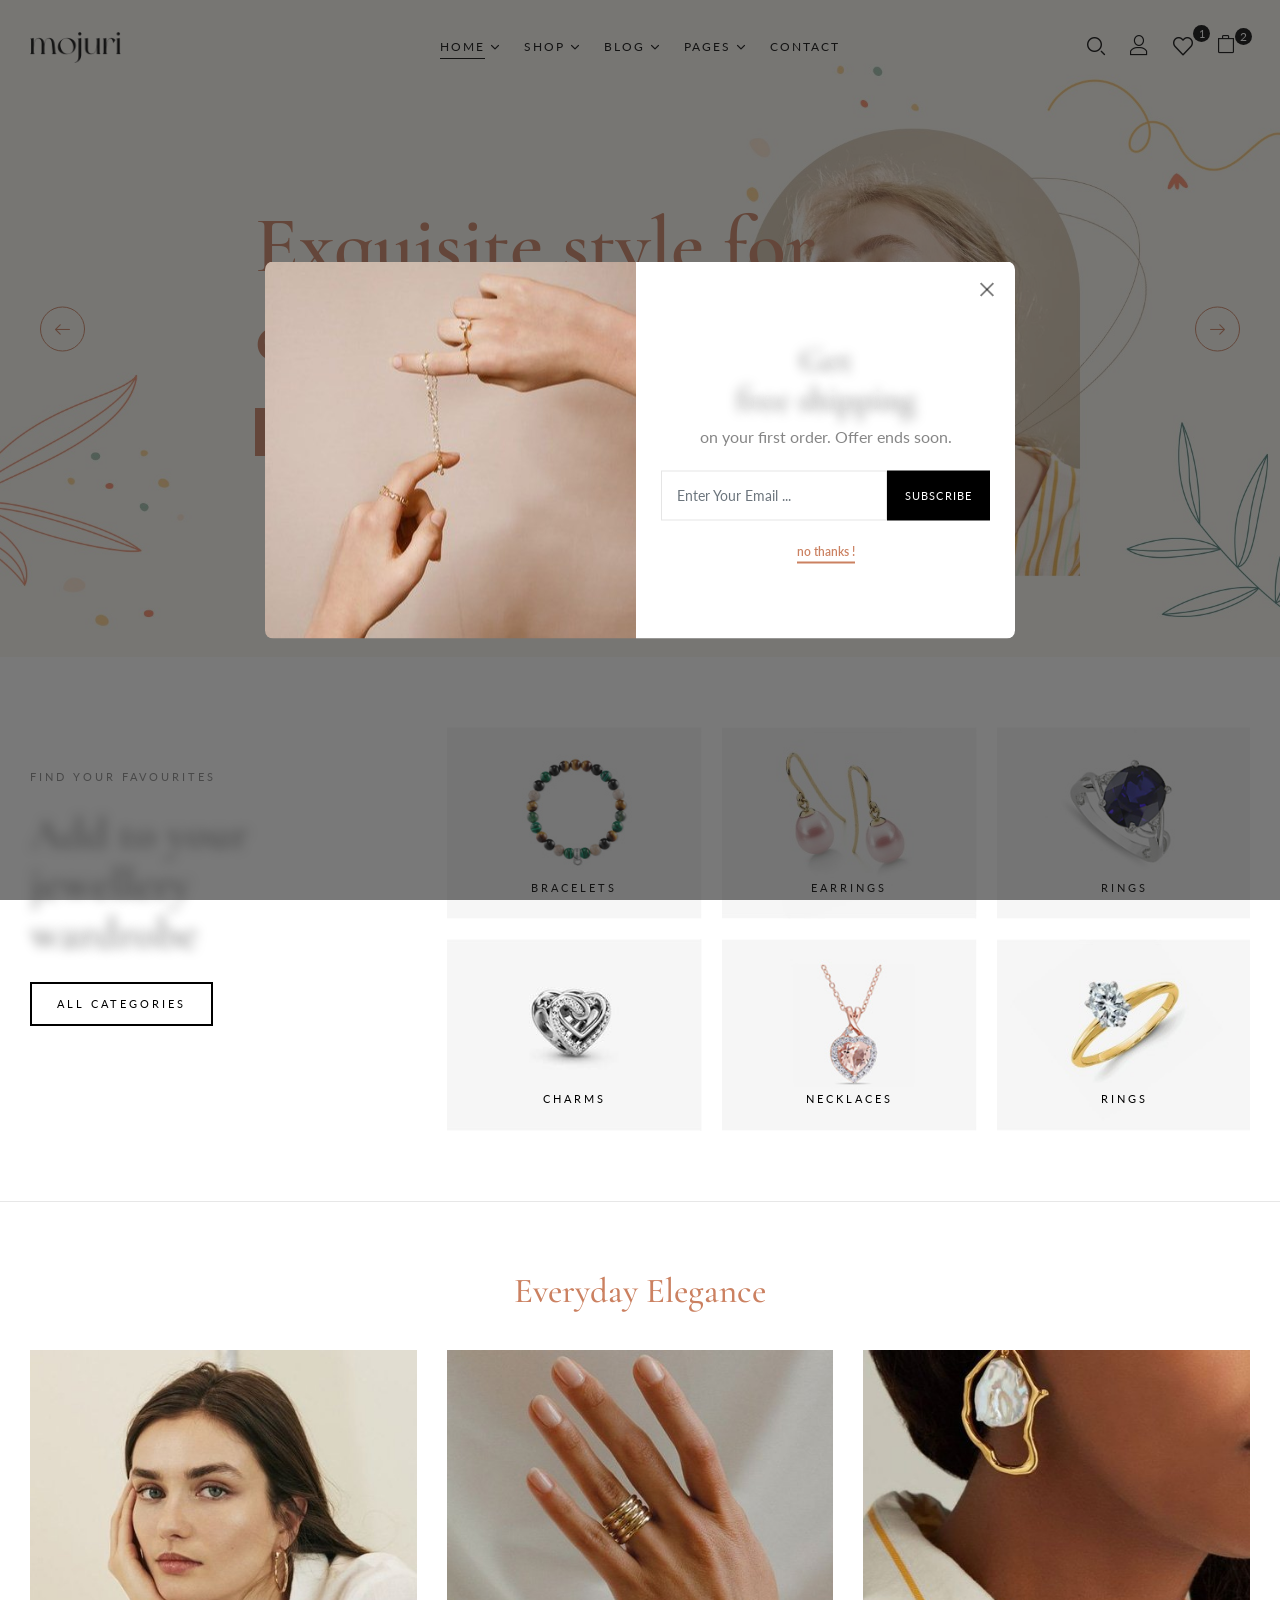
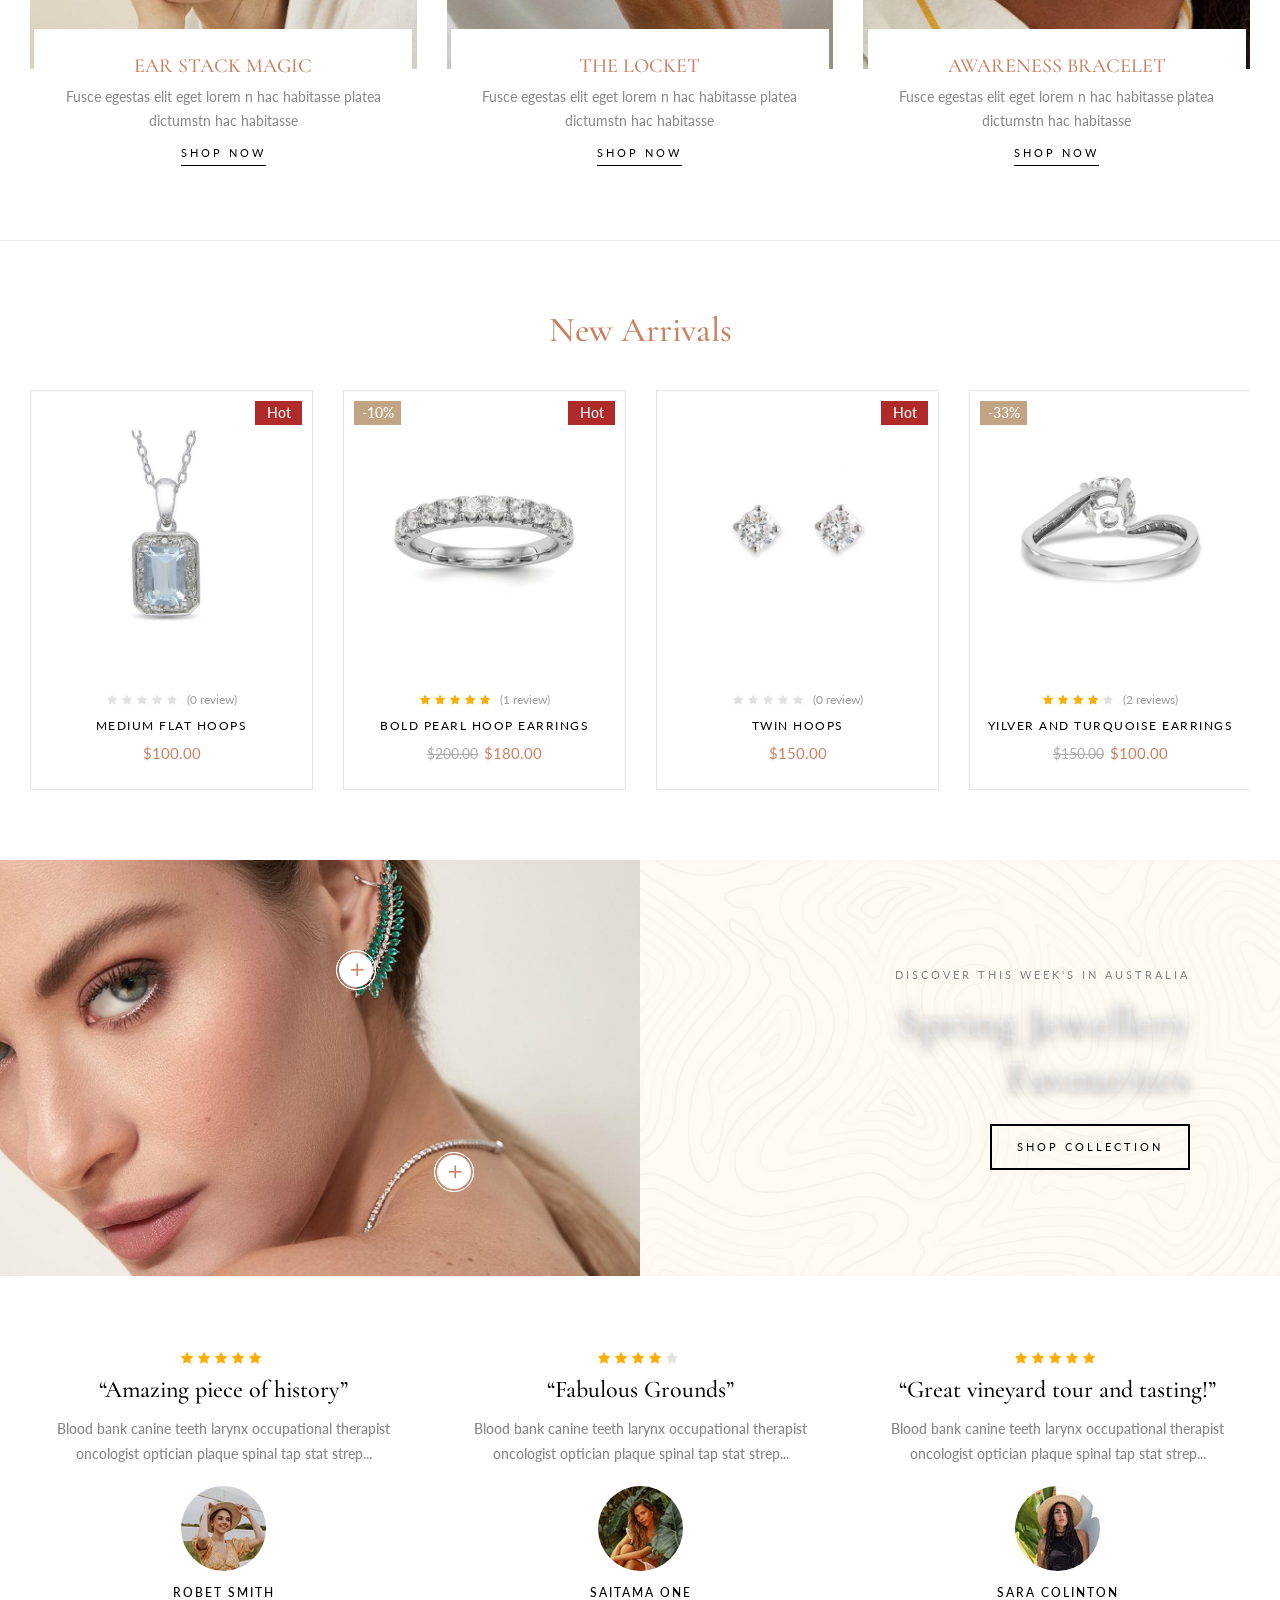
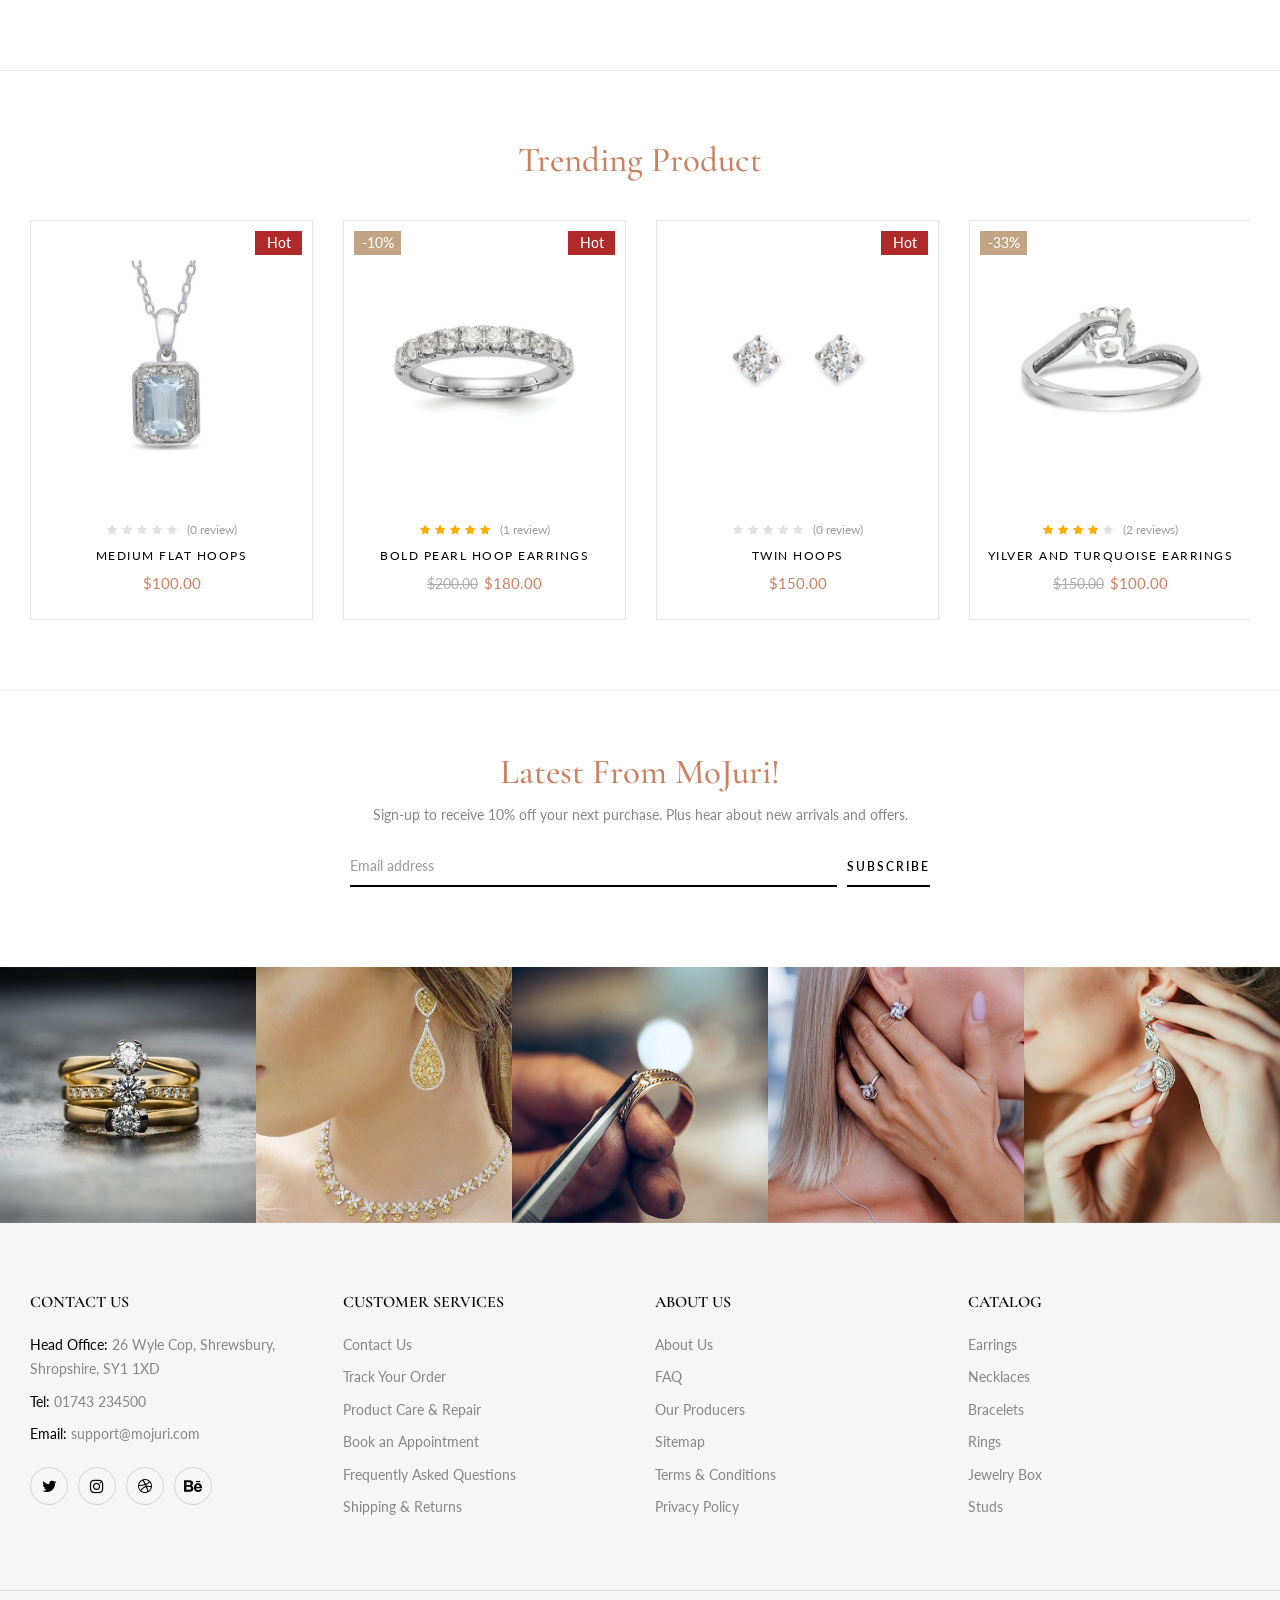
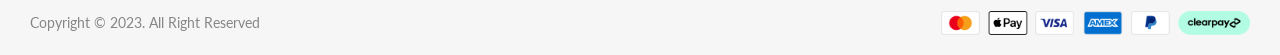
<file: index6.html>
<!DOCTYPE html>
<html lang="en">
	<head>
		<!-- Meta Data -->
		<meta charset="UTF-8">
		<meta http-equiv="X-UA-Compatible" content="IE=edge">
		<meta name="viewport" content="width=device-width, initial-scale=1">
		<title>Home Strong | Mojuri</title>
		
		<!-- Favicon -->
		<link rel="shortcut icon" type="image/x-icon" href="media/favicon.png">
		
		<!-- Dependency Styles -->
		<link rel="stylesheet" href="libs/bootstrap/css/bootstrap.min.css" type="text/css">
		<link rel="stylesheet" href="libs/feather-font/css/iconfont.css" type="text/css">
		<link rel="stylesheet" href="libs/icomoon-font/css/icomoon.css" type="text/css">
		<link rel="stylesheet" href="libs/font-awesome/css/font-awesome.css" type="text/css">
		<link rel="stylesheet" href="libs/wpbingofont/css/wpbingofont.css" type="text/css">
		<link rel="stylesheet" href="libs/elegant-icons/css/elegant.css" type="text/css">
		<link rel="stylesheet" href="libs/slick/css/slick.css" type="text/css">
		<link rel="stylesheet" href="libs/slick/css/slick-theme.css" type="text/css">
		<link rel="stylesheet" href="libs/mmenu/css/mmenu.min.css" type="text/css">

		<!-- Site Stylesheet -->
		<link rel="stylesheet" href="assets/css/app.css" type="text/css">
		<link rel="stylesheet" href="assets/css/responsive.css" type="text/css">
		
		<!-- Google Web Fonts -->
		<link href="https://fonts.googleapis.com/css2?family=Cormorant+Garamond:ital,wght@0,300;0,400;0,500;0,600;0,700;1,300;1,400;1,500;1,600;1,700&display=swap" rel="stylesheet">
		<link href="https://fonts.googleapis.com/css2?family=Lato:ital,wght@0,100;0,300;0,400;0,700;0,900;1,100;1,300;1,400;1,700;1,900&display=swap" rel="stylesheet">
	</head>
	
	<body class="home home-6 title-6">
		<div id="page" class="hfeed page-wrapper">
			<header id="site-header" class="site-header header-v1">
				<div class="header-mobile">
					<div class="section-padding">
						<div class="section-container">
							<div class="row">
								<div class="col-xl-4 col-lg-4 col-md-4 col-sm-3 col-3 header-left">
									<div class="navbar-header">
										<button type="button" id="show-megamenu" class="navbar-toggle"></button>
									</div>
								</div>
								<div class="col-xl-4 col-lg-4 col-md-4 col-sm-6 col-6 header-center">
									<div class="site-logo">
										<a href="index6.html">
											<img width="400" height="79" src="media/logo-white.png" alt="Mojuri – Jewelry Store HTML Template" />
										</a>
									</div>
								</div>
								<div class="col-xl-4 col-lg-4 col-md-4 col-sm-3 col-3 header-right">
									<div class="mojuri-topcart dropdown">
										<div class="dropdown mini-cart top-cart">
											<div class="remove-cart-shadow"></div>
											<a class="dropdown-toggle cart-icon" href="#" role="button" data-toggle="dropdown" aria-haspopup="true" aria-expanded="false">
												<div class="icons-cart"><i class="icon-large-paper-bag"></i><span class="cart-count">2</span></div>
											</a>
											<div class="dropdown-menu cart-popup">
												<div class="cart-empty-wrap">
													<ul class="cart-list">
														<li class="empty">
															<span>No products in the cart.</span>
															<a class="go-shop" href="shop-grid-left.html">GO TO SHOP<i aria-hidden="true" class="arrow_right"></i></a>
														</li>
													</ul>
												</div>
												<div class="cart-list-wrap">
													<ul class="cart-list ">
														<li class="mini-cart-item">
															<a href="#" class="remove" title="Remove this item"><i class="icon_close"></i></a>
															<a href="shop-details.html" class="product-image"><img width="600" height="600" src="media/product/3.jpg" alt=""></a>
															<a href="shop-details.html" class="product-name">Twin Hoops</a>		
															<div class="quantity">Qty: 1</div>
															<div class="price">$150.00</div>
														</li>
														<li class="mini-cart-item">
															<a href="#" class="remove" title="Remove this item"><i class="icon_close"></i></a>													
															<a href="shop-details.html" class="product-image"><img width="600" height="600" src="media/product/1.jpg" alt=""></a>
															<a href="shop-details.html" class="product-name">Medium Flat Hoops</a>
															<div class="quantity">Qty: 1</div>
															<div class="price">$100.00</div>						
														</li>
													</ul>
													<div class="total-cart">
														<div class="title-total">Total: </div>
														<div class="total-price"><span>$250.00</span></div>
													</div>
													<div class="free-ship">
														<div class="title-ship">Buy <strong>$400</strong> more to enjoy <strong>FREE Shipping</strong></div>
														<div class="total-percent"><div class="percent" style="width:20%"></div></div>
													</div>
													<div class="buttons">
														<a href="shop-cart.html" class="button btn view-cart btn-primary">View cart</a>
														<a href="shop-checkout.html" class="button btn checkout btn-default">Check out</a>
													</div>
												</div>
											</div>
										</div>
									</div>
								</div>
							</div>
						</div>
					</div>

					<div class="header-mobile-fixed">
						<!-- Shop -->
						<div class="shop-page">
							<a href="shop-grid-left.html"><i class="wpb-icon-shop"></i></a>
						</div>

						<!-- Login -->
						<div class="my-account">
							<div class="login-header">
								<a href="page-my-account.html"><i class="wpb-icon-user"></i></a>
							</div>
						</div>

						<!-- Search -->
						<div class="search-box">
							<div class="search-toggle"><i class="wpb-icon-magnifying-glass"></i></div>
						</div>

						<!-- Wishlist -->
						<div class="wishlist-box">
							<a href="shop-wishlist.html"><i class="wpb-icon-heart"></i></a>
						</div>
					</div>
				</div>

				<div class="header-desktop">
					<div class="header-wrapper">
						<div class="section-padding">
							<div class="section-container large p-l-r">
								<div class="row">
									<div class="col-xl-3 col-lg-3 col-md-12 col-sm-12 col-12 header-left">
										<div class="site-logo">
											<a href="index6.html">
												<img width="400" height="140" src="media/logo.png" alt="Mojuri – Jewelry Store HTML Template" />
											</a>
										</div>
									</div>

									<div class="col-xl-6 col-lg-6 col-md-12 col-sm-12 col-12 text-center header-center">
										<div class="site-navigation">
											<nav id="main-navigation">
												<ul id="menu-main-menu" class="menu">
													<li class="level-0 menu-item menu-item-has-children current-menu-item">
														<a href="index.html"><span class="menu-item-text">Home</span></a>
														<ul class="sub-menu">
															<li>
																<a href="index.html"><span class="menu-item-text">Home Clean</span></a>
															</li>
															<li>
																<a href="index2.html"><span class="menu-item-text">Home Collection</span></a>
															</li>
															<li>
																<a href="index3.html"><span class="menu-item-text">Home Minimal</span></a>
															</li>
															<li>
																<a href="index4.html"><span class="menu-item-text">Home Modern</span></a>
															</li>
															<li>
																<a href="index5.html"><span class="menu-item-text">Home Parallax</span></a>
															</li>
															<li>
																<a href="index6.html"><span class="menu-item-text">Home Strong</span></a>
															</li>
															<li>
																<a href="index7.html"><span class="menu-item-text">Home Style</span></a>
															</li>
															<li>
																<a href="index8.html"><span class="menu-item-text">Home Unique</span></a>
															</li>
														</ul>
													</li>
													<li class="level-0 menu-item menu-item-has-children">
														<a href="shop-grid-left.html"><span class="menu-item-text">Shop</span></a>
														<ul class="sub-menu">
															<li class="level-1 menu-item menu-item-has-children">
																<a href="shop-grid-left.html"><span class="menu-item-text">Shop - Products</span></a>
																<ul class="sub-menu">
																	<li>
																		<a href="shop-grid-left.html"><span class="menu-item-text">Shop Grid - Left Sidebar</span></a>
																	</li>
																	<li>
																		<a href="shop-list-left.html"><span class="menu-item-text">Shop List - Left Sidebar</span></a>
																	</li>
																	<li>
																		<a href="shop-grid-right.html"><span class="menu-item-text">Shop Grid - Right Sidebar</span></a>
																	</li>
																	<li>
																		<a href="shop-list-right.html"><span class="menu-item-text">Shop List - Right Sidebar</span></a>
																	</li>
																	<li>
																		<a href="shop-grid-fullwidth.html"><span class="menu-item-text">Shop Grid - No Sidebar</span></a>
																	</li>
																</ul>
															</li>
															<li>
																<a href="shop-details.html"><span class="menu-item-text">Shop Details</span></a>
															</li>
															<li>
																<a href="shop-cart.html"><span class="menu-item-text">Shop - Cart</span></a>
															</li>
															<li>
																<a href="shop-checkout.html"><span class="menu-item-text">Shop - Checkout</span></a>
															</li>
															<li>
																<a href="shop-wishlist.html"><span class="menu-item-text">Shop - Wishlist</span></a>
															</li>
														</ul>
													</li>
													<li class="level-0 menu-item menu-item-has-children mega-menu mega-menu-fullwidth align-center">
														<a href="blog-grid-left.html"><span class="menu-item-text">Blog</span></a>
														<div class="sub-menu">
															<div class="row">
																<div class="col-md-5">
																	<div class="menu-section">
																		<h2 class="sub-menu-title">Blog Category</h2>
																		<ul class="menu-list">
																			<li>
																				<a href="blog-grid-left.html"><span class="menu-item-text">Blog Grid - Left Sidebar</span></a>
																			</li>
																			<li>
																				<a href="blog-grid-right.html"><span class="menu-item-text">Blog Grid - Right Sidebar</span></a>
																			</li>
																			<li>
																				<a href="blog-list-left.html"><span class="menu-item-text">Blog List - Left Sidebar</span></a>
																			</li>
																			<li>
																				<a href="blog-list-right.html"><span class="menu-item-text">Blog List - Right Sidebar</span></a>
																			</li>
																			<li>
																				<a href="blog-grid-fullwidth.html"><span class="menu-item-text">Blog Grid - No Sidebar</span></a>
																			</li>
																		</ul>
																	</div>

																	<div class="menu-section">
																		<h2 class="sub-menu-title">Blog Details</h2>
																		<ul class="menu-list">
																			<li>
																				<a href="blog-details-left.html"><span class="menu-item-text">Blog Details - Left Sidebar</span></a>
																			</li>
																			<li>
																				<a href="blog-details-right.html"><span class="menu-item-text">Blog Details - Right Sidebar</span></a>
																			</li>
																			<li>
																				<a href="blog-details-fullwidth.html"><span class="menu-item-text">Blog Details - No Sidebar</span></a>
																			</li>
																		</ul>
																	</div>
																</div>
																<div class="col-md-7">
																	<div class="menu-section">
																		<h2 class="sub-menu-title">Recent Posts</h2>
																		<div class="block block-posts recent-posts p-t-5">
																			<ul class="posts-list">
																				<li class="post-item">
																					<a href="blog-details-right.html" class="post-image">
																						<img src="media/blog/1.jpg">
																					</a>
																					<div class="post-content">
																						<h2 class="post-title">
																							<a href="blog-details-right.html">
																								Bridial Fair Collections 2023
																							</a>
																						</h2>
																						<div class="post-time">
																							<span class="post-date">May 30, 2022</span>
																							<span class="post-comment">4 Comments</span>
																						</div>
																					</div>
																				</li>
																				<li class="post-item">
																					<a href="blog-details-right.html" class="post-image">
																						<img src="media/blog/2.jpg">
																					</a>
																					<div class="post-content">
																						<h2 class="post-title">
																							<a href="blog-details-right.html">
																								Our Sterling Silver
																							</a>
																						</h2>
																						<div class="post-time">
																							<span class="post-date">Aug 24, 2022</span>
																							<span class="post-comment">2 Comments</span>
																						</div>
																					</div>
																				</li>
																				<li class="post-item">
																					<a href="blog-details-right.html" class="post-image">
																						<img src="media/blog/3.jpg">
																					</a>
																					<div class="post-content">
																						<h2 class="post-title">
																							<a href="blog-details-right.html">
																								Kitchen Inspired On Japanese
																							</a>
																						</h2>
																						<div class="post-time">
																							<span class="post-date">Dec 06, 2022</span>
																							<span class="post-comment">1 Comment</span>
																						</div>
																					</div>
																				</li>
																			</ul>
																		</div>
																	</div>
																</div>
															</div>
														</div>
													</li>
													<li class="level-0 menu-item menu-item-has-children">
														<a href="#"><span class="menu-item-text">Pages</span></a>
														<ul class="sub-menu">
															<li>
																<a href="page-login.html"><span class="menu-item-text">Login / Register</span></a>
															</li>
															<li>
																<a href="page-forgot-password.html"><span class="menu-item-text">Forgot Password</span></a>
															</li>
															<li>
																<a href="page-my-account.html"><span class="menu-item-text">My Account</span></a>
															</li>
															<li>
																<a href="page-about.html"><span class="menu-item-text">About Us</span></a>
															</li>
															<li>
																<a href="page-contact.html"><span class="menu-item-text">Contact</span></a>
															</li>
															<li>
																<a href="page-faq.html"><span class="menu-item-text">FAQ</span></a>
															</li>
															<li>
																<a href="page-404.html"><span class="menu-item-text">Page 404</span></a>
															</li>
														</ul>
													</li>
													<li class="level-0 menu-item">
														<a href="page-contact.html"><span class="menu-item-text">Contact</span></a>
													</li>
												</ul>
											</nav>
										</div>
									</div>

									<div class="col-xl-3 col-lg-3 col-md-12 col-sm-12 col-12 header-right">
										<div class="header-page-link">
											<!-- Search -->
											<div class="search-box">
												<div class="search-toggle"><i class="icon-search"></i></div>
											</div>

											<!-- Login -->
											<div class="login-header icon">
												<a class="active-login" href="#"><i class="icon-user"></i></a>
												<div class="form-login-register">
													<div class="box-form-login">
														<div class="active-login"></div>
														<div class="box-content">
															<div class="form-login active">
																<form id="login_ajax" method="post" class="login">
																	<h2>Sign in</h2>
																	<p class="status"></p>
																	<div class="content">
																		<div class="username">
																			<input type="text" required="required" class="input-text" name="username" id="username" placeholder="Your name"/>
																		</div>
																		<div class="password">
																			<input class="input-text" required="required" type="password" name="password" id="password" placeholder="Password"/>
																		</div>
																		<div class="rememberme-lost">
																			<div class="rememberme">
																				<input name="rememberme" type="checkbox" id="rememberme" value="forever"/>
																				<label for="rememberme" class="inline">Remember me</label>
																			</div>
																			<div class="lost_password">
																				<a href="forgot-password.html">Lost your password?</a>
																			</div>
																		</div>
																		<div class="button-login">
																			<input type="submit" class="button" name="login" value="Login"/>
																		</div>
																		<div class="button-next-reregister">Create An Account</div>
																	</div>						
																</form>
															</div>
															<div class="form-register">
																<form method="post" class="register">
																	<h2>REGISTER</h2>
																	<div class="content">
																		<div class="email">
																			<input type="email" class="input-text" placeholder="Email" name="email" id="reg_email" value=""/>
																		</div>
																		<div class="password">
																			<input type="password" class="input-text" placeholder="Password" name="password" id="reg_password"/>
																		</div>															
																		<div class="button-register">
																			<input type="submit" class="button" name="register" value="Register"/>
																		</div>
																		<div class="button-next-login">Already has an account</div>
																	</div>
																</form>
															</div>
														</div>
													</div>
												</div>
											</div>

											<!-- Wishlist -->
											<div class="wishlist-box">
												<a href="shop-wishlist.html"><i class="icon-heart"></i></a>
												<span class="count-wishlist">1</span>
											</div>
											
											<!-- Cart -->
											<div class="mojuri-topcart dropdown light">
												<div class="dropdown mini-cart top-cart">
													<div class="remove-cart-shadow"></div>
													<a class="dropdown-toggle cart-icon" href="#" role="button" data-toggle="dropdown" aria-haspopup="true" aria-expanded="false">
														<div class="icons-cart"><i class="icon-large-paper-bag"></i><span class="cart-count">2</span></div>
													</a>
													<div class="dropdown-menu cart-popup">
														<div class="cart-empty-wrap">
															<ul class="cart-list">
																<li class="empty">
																	<span>No products in the cart.</span>
																	<a class="go-shop" href="shop-grid-left.html">GO TO SHOP<i aria-hidden="true" class="arrow_right"></i></a>
																</li>
															</ul>
														</div>
														<div class="cart-list-wrap">
															<ul class="cart-list ">
																<li class="mini-cart-item">
																	<a href="#" class="remove" title="Remove this item"><i class="icon_close"></i></a>
																	<a href="shop-details.html" class="product-image"><img width="600" height="600" src="media/product/3.jpg" alt=""></a>
																	<a href="shop-details.html" class="product-name">Twin Hoops</a>		
																	<div class="quantity">Qty: 1</div>
																	<div class="price">$150.00</div>
																</li>
																<li class="mini-cart-item">
																	<a href="#" class="remove" title="Remove this item"><i class="icon_close"></i></a>													
																	<a href="shop-details.html" class="product-image"><img width="600" height="600" src="media/product/1.jpg" alt=""></a>
																	<a href="shop-details.html" class="product-name">Medium Flat Hoops</a>
																	<div class="quantity">Qty: 1</div>
																	<div class="price">$100.00</div>						
																</li>
															</ul>
															<div class="total-cart">
																<div class="title-total">Total: </div>
																<div class="total-price"><span>$250.00</span></div>
															</div>
															<div class="free-ship">
																<div class="title-ship">Buy <strong>$400</strong> more to enjoy <strong>FREE Shipping</strong></div>
																<div class="total-percent"><div class="percent" style="width:20%"></div></div>
															</div>
															<div class="buttons">
																<a href="shop-cart.html" class="button btn view-cart btn-primary">View cart</a>
																<a href="shop-checkout.html" class="button btn checkout btn-default">Check out</a>
															</div>
														</div>
													</div>
												</div>
											</div>
										</div>
									</div>
								</div>
							</div>
						</div>
					</div>
				</div>
			</header>

			<div id="site-main" class="site-main">
				<div id="main-content" class="main-content">
					<div id="primary" class="content-area">
						<div id="content" class="site-content" role="main">
							<section class="section m-b-70">
								<!-- Block Sliders -->
								<div class="block block-sliders auto-height color-primary nav-center">
									<div class="slick-sliders" data-autoplay="true" data-dots="true" data-nav="true" data-columns4="1" data-columns3="1" data-columns2="1" data-columns1="1" data-columns1440="1" data-columns="1">
										<div class="item slick-slide">
											<div class="item-content">
												<div class="content-image">
													<img width="1920" height="986" src="media/slider/6-1.jpg" alt="Image Slider">
												</div>
												<div class="item-info horizontal-start vertical-middle">
													<div class="content">
														<h2 class="title-slider">Exquisite style for <br>everyday wear.</h2>
														<a class="button-slider button button-primary padding-large" href="shop-grid-left.html">Shop Now</a>
													</div>
												</div>
											</div>
										</div>
										<div class="item slick-slide">
											<div class="item-content">
												<div class="content-image">
													<img width="1920" height="986" src="media/slider/6-2.jpg" alt="Image Slider">
												</div>
												<div class="item-info horizontal-start vertical-middle">
													<div class="content">
														<h2 class="title-slider">Discover the<br> Best of the Best</h2>
														<a class="button-slider button button-primary padding-large" href="shop-grid-left.html">Shop Now</a>
													</div>
												</div>
											</div>
										</div>
									</div>
								</div>
							</section>

							<section class="section section-padding">
								<div class="section-container">
									<!-- Block Product Categories (Layout 4) -->
									<div class="block block-product-cats slider layout-4">
										<div class="block-widget-wrap">
											<div class="row">
												<div class="col-md-4">
													<div class="text-wrap">
														<div class="sub-title">Find Your Favourites</div>
														<h2 class="title">Add to your jewellery <br>wardrobe</h2>
														<a href="shop-grid-left.html" class="button button-outline border-black thick-border animation-horizontal">All Categories</a>
													</div>
												</div>
												<div class="col-md-8">
													<div class="product-cats-list slick-wrap">
														<div class="slick-sliders content-category" data-dots="0" data-slidestoscroll="true" data-nav="0" data-columns4="1" data-columns3="2" data-columns2="2" data-columns1="3" data-columns1440="3" data-columns="3">
															<div class="slick-item slick-slide">
																<div class="item item-product-cat">	
																	<div class="item-product-cat-content">
																		<a href="shop-grid-left.html">
																			<div class="item-image animation-horizontal">
																				<img width="298" height="224" src="media/product/cat-6-1.jpg" alt="Bracelets">
																			</div>
																		</a>
																		<div class="product-cat-content-info">
																			<h2 class="item-title">
																				<a href="shop-grid-left.html">Bracelets</a>
																			</h2>
																		</div>
																	</div>
																</div>
																<div class="item item-product-cat">	
																	<div class="item-product-cat-content">
																		<a href="shop-grid-left.html">
																			<div class="item-image animation-horizontal">
																				<img width="298" height="224" src="media/product/cat-6-2.jpg" alt="Charms">
																			</div>
																		</a>			
																		<div class="product-cat-content-info">
																			<h2 class="item-title">
																				<a href="shop-grid-left.html">Charms</a>
																			</h2>
																		</div>
																	</div>
																</div>
															</div>
															<div class="slick-item slick-slide">
																<div class="item item-product-cat">	
																	<div class="item-product-cat-content">
																		<a href="shop-grid-left.html">
																			<div class="item-image animation-horizontal">
																				<img width="298" height="224" src="media/product/cat-6-3.jpg" alt="Earrings">
																			</div>
																		</a>			
																		<div class="product-cat-content-info">
																			<h2 class="item-title">
																				<a href="shop-grid-left.html">Earrings</a>
																			</h2>
																		</div>
																	</div>
																</div>
																<div class="item item-product-cat">	
																	<div class="item-product-cat-content">
																		<a href="shop-grid-left.html">
																			<div class="item-image animation-horizontal">
																				<img width="298" height="224" src="media/product/cat-6-4.jpg" alt="Necklaces">
																			</div>
																		</a>			
																		<div class="product-cat-content-info">
																			<h2 class="item-title">
																				<a href="shop-grid-left.html">Necklaces</a>
																			</h2>
																		</div>
																	</div>
																</div>
															</div>
															<div class="slick-item slick-slide">
																<div class="item item-product-cat">	
																	<div class="item-product-cat-content">
																		<a href="shop-grid-left.html">
																			<div class="item-image animation-horizontal">
																				<img width="298" height="224" src="media/product/cat-6-5.jpg" alt="Rings">
																			</div>
																		</a>			
																		<div class="product-cat-content-info">
																			<h2 class="item-title">
																				<a href="shop-grid-left.html">Rings</a>
																			</h2>
																		</div>
																	</div>
																</div>
																<div class="item item-product-cat">	
																	<div class="item-product-cat-content">
																		<a href="shop-grid-left.html">
																			<div class="item-image animation-horizontal">
																				<img width="298" height="224" src="media/product/cat-6-6.jpg" alt="Rings">
																			</div>
																		</a>			
																		<div class="product-cat-content-info">
																			<h2 class="item-title">
																				<a href="shop-grid-left.html">Rings</a>
																			</h2>
																		</div>
																	</div>
																</div>
															</div>
														</div>
													</div>
												</div>
											</div>
										</div>
									</div>
								</div>
							</section>

							<section class="section section-padding top-border p-t-70 m-b-70">
								<div class="section-container">
									<!-- Block Banners (Layout 5) -->
									<div class="block block-banners layout-5 banners-effect">
										<div class="block-widget-wrap">
											<div class="block-title">
												<h2>Everyday Elegance</h2>
											</div>
											<div class="block-content">
												<div class="row">
													<div class="col-md-4 sm-m-b-40">
														<div class="block-widget-banner">
															<div class="bg-banner">
																<div class="banner-wrapper banners">
																	<div class="banner-image">
																		<a href="shop-grid-left.html">
																			<img width="450" height="371" src="media/banner/banner-6-1.jpg" alt="Banner Image">
																		</a>
																	</div>
																	<div class="banner-wrapper-infor">
																		<div class="info">
																			<div class="content">
																				<h3 class="title-banner">EAR STACK MAGIC</h3>
																				<div class="banner-image-description">
																	 		 		Fusce egestas elit eget lorem n hac habitasse platea dictumstn hac habitasse
																				</div>
																				<a class="button" href="shop-grid-left.html">Shop Now</a>
																			</div>
																		</div>
																	</div>
																</div>
															</div>
														</div>
													</div>
													<div class="col-md-4 sm-m-b-40">
														<div class="block-widget-banner">
															<div class="bg-banner">
																<div class="banner-wrapper banners">
																	<div class="banner-image">
																		<a href="shop-grid-left.html">
																			<img width="450" height="371" src="media/banner/banner-6-2.jpg" alt="Banner Image">
																		</a>
																	</div>
																	<div class="banner-wrapper-infor">
																		<div class="info">
																			<div class="content">
																				<h3 class="title-banner">THE LOCKET</h3>
																				<div class="banner-image-description">
														 		 		 			Fusce egestas elit eget lorem n hac habitasse platea dictumstn hac habitasse
																				</div>
																				<a class="button" href="shop-grid-left.html">Shop Now</a>
																			</div>
																		</div>
																	</div>
																</div>
															</div>
														</div>
													</div>
													<div class="col-md-4">
														<div class="block-widget-banner">
															<div class="bg-banner">
																<div class="banner-wrapper banners">
																	<div class="banner-image">
																		<a href="shop-grid-left.html">
																			<img width="450" height="371" src="media/banner/banner-6-3.jpg" alt="Banner Image">
																		</a>
																	</div>
																	<div class="banner-wrapper-infor">
																		<div class="info">
																			<div class="content">
																				<h3 class="title-banner">AWARENESS BRACELET</h3>
																				<div class="banner-image-description">
														 		 		 			Fusce egestas elit eget lorem n hac habitasse platea dictumstn hac habitasse
																				</div>
																				<a class="button" href="shop-grid-left.html">Shop Now</a>
																			</div>
																		</div>
																	</div>
																</div>
															</div>
														</div>
													</div>
												</div>
											</div>
										</div>
									</div>
								</div>
							</section>

							<section class="section section-padding top-border p-t-70 m-b-70">
								<div class="section-container">
									<!-- Block Products (Layout 2) -->
									<div class="block block-products layout-2 border-item slider">
										<div class="block-widget-wrap">
											<div class="block-title"><h2>New Arrivals</h2></div>
											<div class="block-content">
												<div class="content-product-list slick-wrap">
													<div class="slick-sliders products-list grid" data-slidestoscroll="true" data-dots="false" data-nav="1" data-columns4="1" data-columns3="2" data-columns2="3" data-columns1="3" data-columns1440="4" data-columns="4">
														<div class="item-product slick-slide">
															<div class="items">
																<div class="products-entry clearfix product-wapper">
																	<div class="products-thumb">
																		<div class="product-lable">
																			<div class="hot">Hot</div>
																		</div>
																		<div class="product-thumb-hover">
																			<a href="shop-details.html">
																				<img width="600" height="600" src="media/product/6.jpg" class="post-image" alt="">
																				<img width="600" height="600" src="media/product/6-2.jpg" class="hover-image back" alt="">
																			</a>
																		</div>		
																		<div class="product-button">
																			<div class="btn-add-to-cart" data-title="Add to cart">
																				<a rel="nofollow" href="#" class="product-btn button">Add to cart</a>
																			</div>
																			<div class="btn-wishlist" data-title="Wishlist">
																				<button class="product-btn">Add to wishlist</button>
																			</div>
																			<div class="btn-compare" data-title="Compare">
																				<button class="product-btn">Compare</button>
																			</div>
																			<span class="product-quickview" data-title="Quick View">
																				<a href="#" class="quickview quickview-button">Quick View <i class="icon-search"></i></a>
																			</span>		
																		</div>
																	</div>
																	<div class="products-content">
																		<div class="contents">
																			<div class="rating">
																				<div class="star star-0"></div><span class="count">(0 review)</span>
																			</div>
																			<h3 class="product-title"><a href="shop-details.html">Medium Flat Hoops</a></h3>
																			<span class="price">$100.00</span>
																		</div>
																	</div>
																</div>
															</div>
														</div>
														<div class="item-product slick-slide">
															<div class="items">
																<div class="products-entry clearfix product-wapper">
																	<div class="products-thumb">
																		<div class="product-lable">
																			<div class="onsale">-10%</div>
																			<div class="hot">Hot</div>
																		</div>
																		<div class="product-thumb-hover">
																			<a href="shop-details.html">
																				<img width="600" height="600" src="media/product/7.jpg" class="post-image" alt="">
																				<img width="600" height="600" src="media/product/7-2.jpg" class="hover-image back" alt="">
																			</a>
																		</div>		
																		<div class="product-button">
																			<div class="btn-add-to-cart" data-title="Add to cart">
																				<a rel="nofollow" href="#" class="product-btn button">Add to cart</a>
																			</div>
																			<div class="btn-wishlist" data-title="Wishlist">
																				<button class="product-btn">Add to wishlist</button>
																			</div>
																			<div class="btn-compare" data-title="Compare">
																				<button class="product-btn">Compare</button>
																			</div>
																			<span class="product-quickview" data-title="Quick View">
																				<a href="#" class="quickview quickview-button">Quick View <i class="icon-search"></i></a>
																			</span>		
																		</div>
																	</div>
																	<div class="products-content">
																		<div class="contents">
																			<div class="rating">
																				<div class="star star-5"></div><span class="count">(1 review)</span>
																			</div>
																			<h3 class="product-title"><a href="shop-details.html">Bold Pearl Hoop Earrings</a></h3>
																			<span class="price">
																				<del aria-hidden="true"><span>$200.00</span></del>
																				<ins><span>$180.00</span></ins>
																			</span>
																		</div>
																	</div>
																</div>
															</div>
														</div>
														<div class="item-product slick-slide">
															<div class="items">
																<div class="products-entry clearfix product-wapper">
																	<div class="products-thumb">
																		<div class="product-lable">
																			<div class="hot">Hot</div>
																		</div>
																		<div class="product-thumb-hover">
																			<a href="shop-details.html">
																				<img width="600" height="600" src="media/product/9.jpg" class="post-image" alt="">
																				<img width="600" height="600" src="media/product/9-2.jpg" class="hover-image back" alt="">
																			</a>
																		</div>		
																		<div class="product-button">
																			<div class="btn-add-to-cart" data-title="Add to cart">
																				<a rel="nofollow" href="#" class="product-btn button">Add to cart</a>
																			</div>
																			<div class="btn-wishlist" data-title="Wishlist">
																				<button class="product-btn">Add to wishlist</button>
																			</div>
																			<div class="btn-compare" data-title="Compare">
																				<button class="product-btn">Compare</button>
																			</div>
																			<span class="product-quickview" data-title="Quick View">
																				<a href="#" class="quickview quickview-button">Quick View <i class="icon-search"></i></a>
																			</span>		
																		</div>
																	</div>
																	<div class="products-content">
																		<div class="contents">
																			<div class="rating">
																				<div class="star star-0"></div><span class="count">(0 review)</span>
																			</div>
																			<h3 class="product-title"><a href="shop-details.html">Twin Hoops</a></h3>
																			<span class="price">$150.00</span>
																		</div>
																	</div>
																</div>
															</div>
														</div>
														<div class="item-product slick-slide">
															<div class="items">
																<div class="products-entry clearfix product-wapper">
																	<div class="products-thumb">
																		<div class="product-lable">
																			<div class="onsale">-33%</div>
																		</div>
																		<div class="product-thumb-hover">
																			<a href="shop-details.html">
																				<img width="600" height="600" src="media/product/10.jpg" class="post-image" alt="">
																				<img width="600" height="600" src="media/product/10-2.jpg" class="hover-image back" alt="">
																			</a>
																		</div>		
																		<div class="product-button">
																			<div class="btn-add-to-cart" data-title="Add to cart">
																				<a rel="nofollow" href="#" class="product-btn button">Add to cart</a>
																			</div>
																			<div class="btn-wishlist" data-title="Wishlist">
																				<button class="product-btn">Add to wishlist</button>
																			</div>
																			<div class="btn-compare" data-title="Compare">
																				<button class="product-btn">Compare</button>
																			</div>
																			<span class="product-quickview" data-title="Quick View">
																				<a href="#" class="quickview quickview-button">Quick View <i class="icon-search"></i></a>
																			</span>		
																		</div>
																	</div>
																	<div class="products-content">
																		<div class="contents">
																			<div class="rating">
																				<div class="star star-4"></div><span class="count">(2 reviews)</span>
																			</div>
																			<h3 class="product-title"><a href="shop-details.html">Yilver And Turquoise Earrings</a></h3>
																			<span class="price">
																				<del aria-hidden="true"><span>$150.00</span></del> 
																				<ins><span>$100.00</span></ins>
																			</span>
																		</div>
																	</div>
																</div>
															</div>
														</div>
														<div class="item-product slick-slide">
															<div class="items">
																<div class="products-entry clearfix product-wapper">
																	<div class="products-thumb">
																		<div class="product-lable">
																			<div class="onsale">-7%</div>
																		</div>
																		<div class="product-thumb-hover">
																			<a href="shop-details.html">
																				<img width="600" height="600" src="media/product/11.jpg" class="post-image" alt="">
																				<img width="600" height="600" src="media/product/11-2.jpg" class="hover-image back" alt="">
																			</a>
																		</div>
																		<div class="product-button">
																			<div class="btn-add-to-cart" data-title="Add to cart">
																				<a rel="nofollow" href="#" class="product-btn button">Add to cart</a>
																			</div>
																			<div class="btn-wishlist" data-title="Wishlist">
																				<button class="product-btn">Add to wishlist</button>
																			</div>
																			<div class="btn-compare" data-title="Compare">
																				<button class="product-btn">Compare</button>
																			</div>
																			<span class="product-quickview" data-title="Quick View">
																				<a href="#" class="quickview quickview-button">Quick View <i class="icon-search"></i></a>
																			</span>		
																		</div>
																		<div class="product-stock">    
																			<span class="stock">Out Of Stock</span>
																		</div>
																	</div>
																	<div class="products-content">
																		<div class="contents">
																			<div class="rating">
																				<div class="star star-5"></div><span class="count">(1 review)</span>
																			</div>
																			<h3 class="product-title"><a href="shop-details.html">Medium Flat Hoops</a></h3>
																			<span class="price">
																				<del aria-hidden="true"><span>$150.00</span></del> 
																				<ins><span>$140.00</span></ins>
																			</span>
																		</div>
																	</div>
																</div>
															</div>
														</div>
													</div>
												</div>
											</div>
										</div>
									</div>
								</div>
							</section>

							<section class="section background-img bg-img-3 m-b-70">
								<!-- Block Lookbook (Layout 2) -->
								<div class="block block-lookbook layout-2">
									<div class="lookbook-item">
										<div class="row">
											<div class="col-md-6 col-image">
												<div class="lookbook-container">
													<div class="lookbook-content">
														<div class="item">
															<img width="959" height="623" src="media/banner/lookbook-6-1.jpg" alt="Look Book 1">
															<div class="item-lookbook" style="left:52.97%;top:22.31%">
																<span class="number-lookbook">1</span>
																<div class="content-lookbook" style="right:35px; top:10px;">
																	<div class="item-thumb">
																		<a href="shop-details.html">
																			<img width="1000" height="1000" src="media/product/1.jpg" alt="">
																		</a>
																	</div>
																	<div class="content-lookbook-bottom">
																		<div class="item-title">
																			<a href="shop-details.html">Medium Flat Hoops</a>
																		</div>
																		<span class="price">
																			<del aria-hidden="true"><span>$150.00</span></del> 
																			<ins><span>$100.00</span></ins>
																		</span>
																	</div>
																</div>
															</div>
															<div class="item-lookbook" style="left:68.3%;top:70.95%">
																<span class="number-lookbook">1</span>
																<div class="content-lookbook" style="right:35px;bottom:10px;">
																	<div class="item-thumb">
																		<a href="shop-details.html">
																			<img width="1000" height="1000" src="media/product/2.jpg" alt="">
																		</a>
																	</div>
																	<div class="content-lookbook-bottom">
																		<div class="item-title">
																			<a href="shop-details.html">Bold Pearl Hoop Earrings</a>
																		</div>
																		<span class="price">
																			<del aria-hidden="true"><span>$240.00</span></del> 
																			<ins><span>$200.00</span></ins>
																		</span>
																	</div>
																</div>
															</div>
														</div>
													</div>
												</div>
											</div>
											<div class="col-md-6 col-text">
												<div class="lookbook-intro-wrap position-center">
													<div class="lookbook-intro">
														<div class="sub-title">Discover This Week's In Australia</div>
														<h2 class="title">Spring Jewellery<br> Favourites</h2>
														<a href="shop-grid-left.html" class="button button-outline border-black thick-border animation-horizontal">SHOP COLLECTION</a>
													</div>
												</div>
											</div>
										</div>
									</div>
								</div>
							</section>

							<section class="section section-padding m-b-70">
								<div class="section-container">
									<!-- Block Testimonial -->
									<div class="block block-testimonial layout-2">
										<div class="block-widget-wrap">
											<div class="testimonial-wrap slick-wrap">
												<div class="slick-sliders" data-slidestoscroll="true" data-slidestoscroll="true" data-nav="1" data-dots="0" data-columns4="1" data-columns3="1" data-columns2="1" data-columns1="2" data-columns="3">
													<div class="testimonial-content">
														<div class="item">
															<div class="testimonial-item">
																<div class="testimonial-icon">
																	<div class="rating">
																		<div class="star star-5"></div>
																	</div>
																</div>
																<h2 class="testimonial-title">“Amazing piece of history”</h2>
																<div class="testimonial-excerpt">
																	Blood bank canine teeth larynx occupational therapist oncologist optician plaque spinal tap stat strep... 
																</div>								
															</div>
															<div class="testimonial-image image-position-top">
																<div class="thumbnail">
																	<img width="110" height="110" src="media/testimonial/1.jpg" alt="">							
																</div>
																<div class="testimonial-info">
																	<h2 class="testimonial-customer-name">Robet Smith</h2>
																</div>
															</div>
														</div>
													</div>
													<div class="testimonial-content">
														<div class="item">
															<div class="testimonial-item">
																<div class="testimonial-icon">
																	<div class="rating">
																		<div class="star star-4"></div>
																	</div>
																</div>
																<h2 class="testimonial-title">“Fabulous Grounds”</h2>
																<div class="testimonial-excerpt">
																	Blood bank canine teeth larynx occupational therapist oncologist optician plaque spinal tap stat strep... 
																</div>								
															</div>
															<div class="testimonial-image image-position-top">
																<div class="thumbnail">
																	<img width="110" height="110" src="media/testimonial/2.jpg" alt="">							
																</div>
																<div class="testimonial-info">
																	<h2 class="testimonial-customer-name">Saitama One</h2>
																</div>
															</div>
														</div>
													</div>
													<div class="testimonial-content">
														<div class="item">
															<div class="testimonial-item">
																<div class="testimonial-icon">
																	<div class="rating">
																		<div class="star star-5"></div>
																	</div>
																</div>
																<h2 class="testimonial-title">“Great vineyard tour and tasting!”</h2>
																<div class="testimonial-excerpt">
																	Blood bank canine teeth larynx occupational therapist oncologist optician plaque spinal tap stat strep... 
																</div>								
															</div>
															<div class="testimonial-image image-position-top">
																<div class="thumbnail">
																	<img width="110" height="110" src="media/testimonial/3.jpg" alt="">							
																</div>
																<div class="testimonial-info">
																	<h2 class="testimonial-customer-name">Sara Colinton</h2>
																</div>
															</div>
														</div>
													</div>
													<div class="testimonial-content">
														<div class="item">
															<div class="testimonial-item">
																<div class="testimonial-icon">
																	<div class="rating">
																		<div class="star star-5"></div>
																	</div>
																</div>
																<h2 class="testimonial-title">“Stunning Design”</h2>
																<div class="testimonial-excerpt">
																	Blood bank canine teeth larynx occupational therapist oncologist optician plaque spinal tap stat strep... 
																</div>								
															</div>
															<div class="testimonial-image image-position-top">
																<div class="thumbnail">
																	<img width="110" height="110" src="media/testimonial/4.jpg" alt="">							
																</div>
																<div class="testimonial-info">
																	<h2 class="testimonial-customer-name">Shetty Jamie</h2>
																</div>
															</div>
														</div>
													</div>
												</div>
											</div>
										</div>
									</div>
								</div>
							</section>

							<section class="section section-padding top-border p-t-70 m-b-70">
								<div class="section-container">
									<!-- Block Products (Layout 2) -->
									<div class="block block-products layout-2 border-item slider">
										<div class="block-widget-wrap">
											<div class="block-title"><h2>Trending Product</h2></div>
											<div class="block-content">
												<div class="content-product-list slick-wrap">
													<div class="slick-sliders products-list grid" data-slidestoscroll="true" data-dots="false" data-nav="1" data-columns4="1" data-columns3="2" data-columns2="3" data-columns1="3" data-columns1440="4" data-columns="4">
														<div class="item-product slick-slide">
															<div class="items">
																<div class="products-entry clearfix product-wapper">
																	<div class="products-thumb">
																		<div class="product-lable">
																			<div class="hot">Hot</div>
																		</div>
																		<div class="product-thumb-hover">
																			<a href="shop-details.html">
																				<img width="600" height="600" src="media/product/6.jpg" class="post-image" alt="">
																				<img width="600" height="600" src="media/product/6-2.jpg" class="hover-image back" alt="">
																			</a>
																		</div>		
																		<div class="product-button">
																			<div class="btn-add-to-cart" data-title="Add to cart">
																				<a rel="nofollow" href="#" class="product-btn button">Add to cart</a>
																			</div>
																			<div class="btn-wishlist" data-title="Wishlist">
																				<button class="product-btn">Add to wishlist</button>
																			</div>
																			<div class="btn-compare" data-title="Compare">
																				<button class="product-btn">Compare</button>
																			</div>
																			<span class="product-quickview" data-title="Quick View">
																				<a href="#" class="quickview quickview-button">Quick View <i class="icon-search"></i></a>
																			</span>		
																		</div>
																	</div>
																	<div class="products-content">
																		<div class="contents">
																			<div class="rating">
																				<div class="star star-0"></div><span class="count">(0 review)</span>
																			</div>
																			<h3 class="product-title"><a href="shop-details.html">Medium Flat Hoops</a></h3>
																			<span class="price">$100.00</span>
																		</div>
																	</div>
																</div>
															</div>
														</div>
														<div class="item-product slick-slide">
															<div class="items">
																<div class="products-entry clearfix product-wapper">
																	<div class="products-thumb">
																		<div class="product-lable">
																			<div class="onsale">-10%</div>
																			<div class="hot">Hot</div>
																		</div>
																		<div class="product-thumb-hover">
																			<a href="shop-details.html">
																				<img width="600" height="600" src="media/product/7.jpg" class="post-image" alt="">
																				<img width="600" height="600" src="media/product/7-2.jpg" class="hover-image back" alt="">
																			</a>
																		</div>		
																		<div class="product-button">
																			<div class="btn-add-to-cart" data-title="Add to cart">
																				<a rel="nofollow" href="#" class="product-btn button">Add to cart</a>
																			</div>
																			<div class="btn-wishlist" data-title="Wishlist">
																				<button class="product-btn">Add to wishlist</button>
																			</div>
																			<div class="btn-compare" data-title="Compare">
																				<button class="product-btn">Compare</button>
																			</div>
																			<span class="product-quickview" data-title="Quick View">
																				<a href="#" class="quickview quickview-button">Quick View <i class="icon-search"></i></a>
																			</span>		
																		</div>
																	</div>
																	<div class="products-content">
																		<div class="contents">
																			<div class="rating">
																				<div class="star star-5"></div><span class="count">(1 review)</span>
																			</div>
																			<h3 class="product-title"><a href="shop-details.html">Bold Pearl Hoop Earrings</a></h3>
																			<span class="price">
																				<del aria-hidden="true"><span>$200.00</span></del>
																				<ins><span>$180.00</span></ins>
																			</span>
																		</div>
																	</div>
																</div>
															</div>
														</div>
														<div class="item-product slick-slide">
															<div class="items">
																<div class="products-entry clearfix product-wapper">
																	<div class="products-thumb">
																		<div class="product-lable">
																			<div class="hot">Hot</div>
																		</div>
																		<div class="product-thumb-hover">
																			<a href="shop-details.html">
																				<img width="600" height="600" src="media/product/9.jpg" class="post-image" alt="">
																				<img width="600" height="600" src="media/product/9-2.jpg" class="hover-image back" alt="">
																			</a>
																		</div>		
																		<div class="product-button">
																			<div class="btn-add-to-cart" data-title="Add to cart">
																				<a rel="nofollow" href="#" class="product-btn button">Add to cart</a>
																			</div>
																			<div class="btn-wishlist" data-title="Wishlist">
																				<button class="product-btn">Add to wishlist</button>
																			</div>
																			<div class="btn-compare" data-title="Compare">
																				<button class="product-btn">Compare</button>
																			</div>
																			<span class="product-quickview" data-title="Quick View">
																				<a href="#" class="quickview quickview-button">Quick View <i class="icon-search"></i></a>
																			</span>		
																		</div>
																	</div>
																	<div class="products-content">
																		<div class="contents">
																			<div class="rating">
																				<div class="star star-0"></div><span class="count">(0 review)</span>
																			</div>
																			<h3 class="product-title"><a href="shop-details.html">Twin Hoops</a></h3>
																			<span class="price">$150.00</span>
																		</div>
																	</div>
																</div>
															</div>
														</div>
														<div class="item-product slick-slide">
															<div class="items">
																<div class="products-entry clearfix product-wapper">
																	<div class="products-thumb">
																		<div class="product-lable">
																			<div class="onsale">-33%</div>
																		</div>
																		<div class="product-thumb-hover">
																			<a href="shop-details.html">
																				<img width="600" height="600" src="media/product/10.jpg" class="post-image" alt="">
																				<img width="600" height="600" src="media/product/10-2.jpg" class="hover-image back" alt="">
																			</a>
																		</div>		
																		<div class="product-button">
																			<div class="btn-add-to-cart" data-title="Add to cart">
																				<a rel="nofollow" href="#" class="product-btn button">Add to cart</a>
																			</div>
																			<div class="btn-wishlist" data-title="Wishlist">
																				<button class="product-btn">Add to wishlist</button>
																			</div>
																			<div class="btn-compare" data-title="Compare">
																				<button class="product-btn">Compare</button>
																			</div>
																			<span class="product-quickview" data-title="Quick View">
																				<a href="#" class="quickview quickview-button">Quick View <i class="icon-search"></i></a>
																			</span>		
																		</div>
																	</div>
																	<div class="products-content">
																		<div class="contents">
																			<div class="rating">
																				<div class="star star-4"></div><span class="count">(2 reviews)</span>
																			</div>
																			<h3 class="product-title"><a href="shop-details.html">Yilver And Turquoise Earrings</a></h3>
																			<span class="price">
																				<del aria-hidden="true"><span>$150.00</span></del> 
																				<ins><span>$100.00</span></ins>
																			</span>
																		</div>
																	</div>
																</div>
															</div>
														</div>
														<div class="item-product slick-slide">
															<div class="items">
																<div class="products-entry clearfix product-wapper">
																	<div class="products-thumb">
																		<div class="product-lable">
																			<div class="onsale">-7%</div>
																		</div>
																		<div class="product-thumb-hover">
																			<a href="shop-details.html">
																				<img width="600" height="600" src="media/product/11.jpg" class="post-image" alt="">
																				<img width="600" height="600" src="media/product/11-2.jpg" class="hover-image back" alt="">
																			</a>
																		</div>
																		<div class="product-button">
																			<div class="btn-add-to-cart" data-title="Add to cart">
																				<a rel="nofollow" href="#" class="product-btn button">Add to cart</a>
																			</div>
																			<div class="btn-wishlist" data-title="Wishlist">
																				<button class="product-btn">Add to wishlist</button>
																			</div>
																			<div class="btn-compare" data-title="Compare">
																				<button class="product-btn">Compare</button>
																			</div>
																			<span class="product-quickview" data-title="Quick View">
																				<a href="#" class="quickview quickview-button">Quick View <i class="icon-search"></i></a>
																			</span>		
																		</div>
																		<div class="product-stock">    
																			<span class="stock">Out Of Stock</span>
																		</div>
																	</div>
																	<div class="products-content">
																		<div class="contents">
																			<div class="rating">
																				<div class="star star-5"></div><span class="count">(1 review)</span>
																			</div>
																			<h3 class="product-title"><a href="shop-details.html">Medium Flat Hoops</a></h3>
																			<span class="price">
																				<del aria-hidden="true"><span>$150.00</span></del> 
																				<ins><span>$140.00</span></ins>
																			</span>
																		</div>
																	</div>
																</div>
															</div>
														</div>
													</div>
												</div>
											</div>
										</div>
									</div>
								</div>
							</section>

							<section class="section section-padding top-border p-t-60 m-b-80">
								<div class="section-container">
									<!-- Block Newsletter (Layout 2) -->
									<div class="block block-newsletter layout-2 one-col">
										<div class="block-widget-wrap">
											<div class="newsletter-title-wrap">
												<h2 class="newsletter-title">Latest From MoJuri!</h2>
												<div class="newsletter-text">Sign-up to receive 10% off your next purchase. Plus hear about new arrivals and offers.</div>
											</div>
											<form action="" method="post" class="newsletter-form">
												<input type="email" name="your-email" value="" size="40" placeholder="Email address">
												<span class="btn-submit">
													<input type="submit" value="SUBSCRIBE">
												</span>
											</form>
										</div>
									</div>
								</div>
							</section>

							<section class="section m-b-0">
								<!-- Block Instagram -->
								<div class="block block-instagram slider no-space">
									<div class="slick-wrap">
										<div class="slick-sliders fullwidth" data-dots="false" data-item_row="1" data-nav="false" data-columns4="1" data-columns3="2" data-columns2="3" data-columns1="4" data-columns="5">
											<div class="item slick-slide">
												<a class="instagram" href="#">
													<img width="450" height="450" src="media/banner/instagram-1.jpg" alt="Image Slider">
												</a>
											</div>
											<div class="item slick-slide">
												<a class="instagram" href="#">
													<img width="450" height="450" src="media/banner/instagram-2.jpg" alt="Image Slider">
												</a>
											</div>
											<div class="item slick-slide">
												<a class="instagram" href="#">
													<img width="450" height="450" src="media/banner/instagram-3.jpg" alt="Image Slider">
												</a>
											</div>
											<div class="item slick-slide">
												<a class="instagram" href="#">
													<img width="450" height="450" src="media/banner/instagram-4.jpg" alt="Image Slider">
												</a>
											</div>
											<div class="item slick-slide">
												<a class="instagram" href="#">
													<img width="450" height="450" src="media/banner/instagram-5.jpg" alt="Image Slider">
												</a>
											</div>
											<div class="item slick-slide">
												<a class="instagram" href="#">
													<img width="450" height="450" src="media/banner/instagram-6.jpg" alt="Image Slider">
												</a>
											</div>
										</div>
									</div>
								</div>
							</section>
						</div><!-- #content -->
					</div><!-- #primary -->
				</div><!-- #main-content -->
			</div>

			<footer id="site-footer" class="site-footer background four-columns">
				<div class="footer">
					<div class="section-padding">
						<div class="section-container">
							<div class="block-widget-wrap">
								<div class="row">
									<div class="col-lg-3 col-md-6 column-1">
										<div class="block block-menu m-b-20">
											<h2 class="block-title">Contact Us</h2>
											<div class="block-content">
												<ul>
													<li>
														<span>Head Office:</span> 26 Wyle Cop, Shrewsbury, Shropshire, SY1 1XD
													</li>
													<li>
														<span>Tel:</span> 01743 234500
													</li>
													<li>
														<span>Email:</span> <a href="mailto:support@mojuri.com">support@mojuri.com</a>
													</li>
												</ul>
											</div>
										</div>

										<div class="block block-social">
											<ul class="social-link">
												<li><a href="#"><i class="fa fa-twitter"></i></a></li>
												<li><a href="#"><i class="fa fa-instagram"></i></a></li>
												<li><a href="#"><i class="fa fa-dribbble"></i></a></li>
												<li><a href="#"><i class="fa fa-behance"></i></a></li>
											</ul>
										</div>
									</div>
									<div class="col-lg-3 col-md-6 column-2">
										<div class="block block-menu">
											<h2 class="block-title">Customer Services</h2>
											<div class="block-content">
												<ul>
													<li>
														<a href="shop-grid-left.html">Contact Us</a>
													</li>
													<li>
														<a href="shop-grid-left.html">Track Your Order</a>
													</li>
													<li>
														<a href="shop-grid-left.html">Product Care & Repair</a>
													</li>
													<li>
														<a href="shop-grid-left.html">Book an Appointment</a>
													</li>
													<li>
														<a href="shop-grid-left.html">Frequently Asked Questions</a>
													</li>
													<li>
														<a href="shop-grid-left.html">Shipping & Returns</a>
													</li>
												</ul>
											</div>
										</div>
									</div>
									<div class="col-lg-3 col-md-6 column-3">
										<div class="block block-menu">
											<h2 class="block-title">About Us</h2>
											<div class="block-content">
												<ul>
													<li>
														<a href="#">About Us</a>
													</li>
													<li>
														<a href="#">FAQ</a>
													</li>
													<li>
														<a href="#">Our Producers</a>
													</li>
													<li>
														<a href="#">Sitemap</a>
													</li>
													<li>
														<a href="#">Terms & Conditions</a>
													</li>
													<li>
														<a href="#">Privacy Policy</a>
													</li>
												</ul>
											</div>
										</div>
									</div>
									<div class="col-lg-3 col-md-6 column-4">
										<div class="block block-menu">
											<h2 class="block-title">Catalog</h2>
											<div class="block-content">
												<ul>
													<li>
														<a href="shop-grid-left.html">Earrings</a>
													</li>
													<li>
														<a href="shop-grid-left.html">Necklaces</a>
													</li>
													<li>
														<a href="shop-grid-left.html">Bracelets</a>
													</li>
													<li>
														<a href="shop-grid-left.html">Rings</a>
													</li>
													<li>
														<a href="shop-grid-left.html">Jewelry Box</a>
													</li>
													<li>
														<a href="shop-grid-left.html">Studs</a>
													</li>
												</ul>
											</div>
										</div>
									</div>
								</div>
							</div>
						</div>
					</div>
				</div>
				<div class="footer-bottom">
					<div class="section-padding">
						<div class="section-container">
							<div class="block-widget-wrap">
								<div class="row">
									<div class="col-md-6">
										<div class="footer-left">
											<p class="copyright">Copyright © 2023. All Right Reserved</p>
										</div>
									</div>
									<div class="col-md-6">
										<div class="footer-right">
											<div class="block block-image">
												<img width="309" height="32" src="media/payments.png" alt="">
											</div>
										</div>
									</div>
								</div>
							</div>
						</div>
					</div>
				</div>
			</footer>
		</div>

		<!-- Back Top button -->
		<div class="back-top button-show">
			<i class="arrow_carrot-up"></i>
		</div>

		<!-- Search -->
		<div class="search-overlay">
			<div class="close-search"></div>
			<div class="wrapper-search">
				<form role="search" method="get" class="search-from ajax-search" action="">
					<a href="#" class="search-close"></a>
					<div class="search-box">
						<button id="searchsubmit" class="btn" type="submit">
							<i class="icon-search"></i>
						</button>
						<input type="text" autocomplete="off" value="" name="s" class="input-search s" placeholder="Search...">
						<div class="content-menu_search">
							<label>Suggested</label>
							<ul id="menu_search" class="menu">
								<li><a href="#">Earrings</a></li>
								<li><a href="#">Necklaces</a></li>
								<li><a href="#">Bracelets</a></li>
								<li><a href="#">Jewelry Box</a></li>
							</ul>			
						</div>
					</div>
				</form>	
			</div>	
		</div>

		<!-- Wishlist -->
		<div class="wishlist-popup">
			<div class="wishlist-popup-inner">
                <div class="wishlist-popup-content">
                    <div class="wishlist-popup-content-top">
                        <span class="wishlist-name">Wishlist</span>
						<span class="wishlist-count-wrapper"><span class="wishlist-count">2</span></span>                                
						<span class="wishlist-popup-close"></span>
                    </div>
                    <div class="wishlist-popup-content-mid">
						<table class="wishlist-items">                        
							<tbody>
								<tr class="wishlist-item">
									<td class="wishlist-item-remove"><span></span></td>
									<td class="wishlist-item-image">
                                    	<a href="shop-details.html">
											<img width="600" height="600" src="media/product/3.jpg" alt="">                                        
										</a>
		                       		</td>
			                        <td class="wishlist-item-info">
										<div class="wishlist-item-name">
											<a href="shop-details.html">Twin Hoops</a>
										</div>
										<div class="wishlist-item-price">
											<span>$150.00</span>
										</div>
										<div class="wishlist-item-time">June 4, 2022</div>                                
									</td>
			                        <td class="wishlist-item-actions">
			                            <div class="wishlist-item-stock">
											In stock 
										</div>
			                            <div class="wishlist-item-add">
											<div data-title="Add to cart">
												<a rel="nofollow" href="#">Add to cart</a>
											</div>
										</div>
	                                </td>
								</tr>
								<tr class="wishlist-item">
									<td class="wishlist-item-remove"><span></span></td>
									<td class="wishlist-item-image">
                                    	<a href="shop-details.html">
											<img width="600" height="600" src="media/product/4.jpg" alt="">                                        
										</a>
		                       		</td>
			                        <td class="wishlist-item-info">
										<div class="wishlist-item-name">
											<a href="shop-details.html">Yilver And Turquoise Earrings</a>
										</div>
										<div class="wishlist-item-price">
											<del aria-hidden="true"><span>$150.00</span></del> 
											<ins><span>$100.00</span></ins>
										</div>
										<div class="wishlist-item-time">June 4, 2022</div>                                
									</td>
			                        <td class="wishlist-item-actions">
			                            <div class="wishlist-item-stock">
											In stock 
										</div>
			                            <div class="wishlist-item-add">
											<div data-title="Add to cart">
												<a rel="nofollow" href="#">Add to cart</a>
											</div>
										</div>
	                                </td>
								</tr>
							</tbody>
						</table>
					</div>
                    <div class="wishlist-popup-content-bot">
                        <div class="wishlist-popup-content-bot-inner">
                            <a class="wishlist-page" href="shop-wishlist.html">
								Open wishlist page                                    
							</a>
                            <span class="wishlist-continue" data-url="">
                                Continue shopping                                        
                            </span>
                        </div>
                        <div class="wishlist-notice wishlist-notice-show">Added to the wishlist!</div>
                    </div>
                </div>
            </div>
		</div>

		<!-- Compare -->
		<div class="compare-popup">
		    <div class="compare-popup-inner">
		        <div class="compare-table">
		            <div class="compare-table-inner">
                    	<a href="#" id="compare-table-close" class="compare-table-close">
                    		<span class="compare-table-close-icon"></span>
                    	</a>
                    	<div class="compare-table-items">
                    		<table id="product-table" class="product-table">
                    			<thead>
                    				<tr>
                    					<th>
                    						<a href="#" class="compare-table-settings">Settings</a>
                    					</th>
                    					<th>
                    						<a href="shop-details.html">Twin Hoops</a> <span class="remove">remove</span>
                    					</th>
                    					<th>
                    						<a href="shop-details.html">Medium Flat Hoops</a> <span class="remove">remove</span>
                    					</th>
                    					<th>
                    						<a href="shop-details.html">Bold Pearl Hoop Earrings</a> <span class="remove">remove</span>
                    					</th>
                    				</tr>
                    			</thead>
                    			<tbody>
                    				<tr class="tr-image">
                    					<td class="td-label">Image</td>
                    					<td>
                    						<a href="shop-details.html">
                    							<img width="600" height="600" src="media/product/3.jpg" alt="">
                    						</a>
                    					</td>
                    					<td>
                    						<a href="shop-details.html">
                    							<img width="600" height="600" src="media/product/1.jpg" alt="">
                    						</a>
                    					</td>
                    					<td>
                    						<a href="shop-details.html">
                    							<img width="600" height="600" src="media/product/2.jpg" alt="">
                    						</a>
                    					</td>
                    				</tr>
                    				<tr class="tr-sku">
                    					<td class="td-label">SKU</td>
                    					<td>VN00189</td>
                    					<td></td>
                    					<td>D1116</td>
                    				</tr>
                    				<tr class="tr-rating">
                    					<td class="td-label">Rating</td>
                    					<td>
                    						<div class="star-rating">
                    							<span style="width:80%"></span>
                    						</div>
                    					</td>
                    					<td>
                    						<div class="star-rating">
                    							<span style="width:100%"></span>
                    						</div>
                    					</td>
                    					<td></td>
                    				</tr>
                    				<tr class="tr-price">
                    					<td class="td-label">Price</td>
                    					<td><span class="amount">$150.00</span></td>
                    					<td><del><span class="amount">$150.00</span></del> <ins><span class="amount">$100.00</span></ins></td>
                    					<td><span class="amount">$200.00</span></td>
                    				</tr>
                    				<tr class="tr-add-to-cart">
                    					<td class="td-label">Add to cart</td>
                    					<td>
                    						<div data-title="Add to cart">
                    							<a href="#" class="button">Add to cart</a>
                    						</div>
                    					</td>
                    					<td>
                    						<div data-title="Add to cart">
                    							<a href="#" class="button">Add to cart</a>
                    						</div>
                    					</td>
                    					<td>
                    						<div data-title="Add to cart">
                    							<a href="#" class="button">Add to cart</a>
                    						</div>
                    					</td>
                    				</tr>
                    				<tr class="tr-description">
                    					<td class="td-label">Description</td>
                    					<td>Phasellus sed volutpat orci. Fusce eget lore mauris vehicula elementum gravida nec dui. Aenean aliquam varius ipsum, non ultricies tellus sodales eu. Donec dignissim viverra nunc, ut aliquet magna posuere eget.</td>
                    					<td>Lorem ipsum dolor sit amet, consectetur adipiscing elit, sed do eiusmod tempor incididunt ut labore et dolore magna aliqua. Ut enim ad minim veniam, quis nostrud exercitation ullamco laboris nisi ut aliquip ex ea commodo consequat. Duis aute irure dolor in reprehenderit in voluptate velit esse cillum dolore eu fugiat nulla pariatur.</td>
                    					<td>The EcoSmart Fleece Hoodie full-zip hooded jacket provides medium weight fleece comfort all year around. Feel better in this sweatshirt because Hanes keeps plastic bottles of landfills by using recycled polyester.7.8 ounce fleece sweatshirt made with up to 5 percent polyester created from recycled plastic.</td>
                    				</tr>
                    				<tr class="tr-content">
                    					<td class="td-label">Content</td>
                    					<td>Lorem ipsum dolor sit amet, consectetur adipisicing elit, sed do eiusmod tempor incididunt ut labore et dolore magna aliqua. Ut enim ad minim veniam, quis nostrud exercitation ullamco laboris nisi ut aliquip ex ea commodo consequat. Duis aute irure dolor in reprehenderit in voluptate velit esse cillum dolore eu fugiat nulla pariatur. Excepteur sint occaecat cupidatat non proident, sunt in culpa qui officia deserunt mollit anim id est laborum. Sed ut perspiciatis unde omnis iste natus error sit voluptatem accusantium doloremque laudantium, totam rem aperiam, eaque ipsa quae ab illo inventore veritatis et quasi architecto beatae vitae dicta sunt explicabo. Nemo enim ipsam voluptatem quia voluptas sit aspernatur aut odit aut fugit, sed quia consequuntur magni dolores eos qui ratione voluptatem sequi nesciunt. Neque porro quisquam est, qui dolorem ipsum quia dolor sit amet, consectetur, adipisci velit, sed quia non numquam eius modi tempora incidunt ut labore et dolore magnam aliquam quaerat voluptatem.</td>
                    					<td>Lorem ipsum dolor sit amet, consectetur adipisicing elit, sed do eiusmod tempor incididunt ut labore et dolore magna aliqua. Ut enim ad minim veniam, quis nostrud exercitation ullamco laboris nisi ut aliquip ex ea commodo consequat. Duis aute irure dolor in reprehenderit in voluptate velit esse cillum dolore eu fugiat nulla pariatur. Excepteur sint occaecat cupidatat non proident, sunt in culpa qui officia deserunt mollit anim id est laborum. Sed ut perspiciatis unde omnis iste natus error sit voluptatem accusantium doloremque laudantium, totam rem aperiam, eaque ipsa quae ab illo inventore veritatis et quasi architecto beatae vitae dicta sunt explicabo. Nemo enim ipsam voluptatem quia voluptas sit aspernatur aut odit aut fugit, sed quia consequuntur magni dolores eos qui ratione voluptatem sequi nesciunt. Neque porro quisquam est, qui dolorem ipsum quia dolor sit amet, consectetur, adipisci velit, sed quia non numquam eius modi tempora incidunt ut labore et dolore magnam aliquam quaerat voluptatem.</td>
                    					<td>Lorem ipsum dolor sit amet, consectetur adipisicing elit, sed do eiusmod tempor incididunt ut labore et dolore magna aliqua. Ut enim ad minim veniam, quis nostrud exercitation ullamco laboris nisi ut aliquip ex ea commodo consequat. Duis aute irure dolor in reprehenderit in voluptate velit esse cillum dolore eu fugiat nulla pariatur. Excepteur sint occaecat cupidatat non proident, sunt in culpa qui officia deserunt mollit anim id est laborum. Sed ut perspiciatis unde omnis iste natus error sit voluptatem accusantium doloremque laudantium, totam rem aperiam, eaque ipsa quae ab illo inventore veritatis et quasi architecto beatae vitae dicta sunt explicabo. Nemo enim ipsam voluptatem quia voluptas sit aspernatur aut odit aut fugit, sed quia consequuntur magni dolores eos qui ratione voluptatem sequi nesciunt. Neque porro quisquam est, qui dolorem ipsum quia dolor sit amet, consectetur, adipisci velit, sed quia non numquam eius modi tempora incidunt ut labore et dolore magnam aliquam quaerat voluptatem.</td>
                    				</tr>
                    				<tr class="tr-dimensions">
                    					<td class="td-label">Dimensions</td>
                    					<td>N/A</td>
                    					<td>N/A</td>
                    					<td>N/A</td>
                    				</tr>
                    			</tbody>
                    		</table>
                    	</div>
		            </div>
		        </div>
		    </div>
		</div>

		<!-- Quickview -->
		<div class="quickview-popup">
			<div id="quickview-container"> 
				<div class="quickview-container"> 
					<a href="#" class="quickview-close"></a> 
					<div class="quickview-notices-wrapper"></div> 
					<div class="product single-product product-type-simple">
						<div class="product-detail">
							<div class="row"> 
								<div class="img-quickview"> 
									<div class="product-images-slider">
										<div id="quickview-slick-carousel"> 
											<div class="images"> 
												<div class="scroll-image">
													<div class="slick-wrap">
														<div class="slick-sliders image-additional" data-dots="true" data-columns4="1" data-columns3="1" data-columns2="1" data-columns1="1" data-columns="1" data-nav="true">
															<div class="img-thumbnail slick-slide"> 
																<a href="media/product/3.jpg" class="image-scroll" title="">
																	<img width="900" height="900" src="media/product/3.jpg" alt="">
																</a> 
															</div>
															<div class="img-thumbnail slick-slide"> 
																<a href="media/product/3-2.jpg" class="image-scroll" title="">
																	<img width="900" height="900" src="media/product/3-2.jpg" alt="">
																</a> 
															</div>
														</div>
													</div>
												</div> 
											</div> 
										</div> 
									</div> 
								</div> 
								<div class="quickview-single-info">
									<div class="product-content-detail entry-summary">
										<h1 class="product-title entry-title">Twin Hoops</h1>
										<div class="price-single">
											<div class="price">
												<del><span>$150.00</span></del>
												<span>$100.00</span>
											</div>
										</div>
										<div class="product-rating"> 
											<div class="star-rating" role="img" aria-label="Rated 4.00 out of 5">
												<span style="width:80%">Rated <strong class="rating">4.00</strong> out of 5 based on <span class="rating">1</span> customer rating</span>
											</div> 
											<a href="#" class="review-link">(<span class="count">1</span> customer review)</a> 
										</div>
										<div class="description"> 
											<p>Lorem ipsum dolor sit amet, consectetur adipiscing elit, sed do eiusmod tempor incididunt ut labore et dolore magna aliqua. Ut enim ad minim veniam, quis…</p> 
										</div>
										<form class="cart" method="post" enctype="multipart/form-data">
											<div class="quantity-button">
												<div class="quantity"> 
													<button type="button" class="plus">+</button> 
													<input type="number" class="input-text qty text" step="1" min="1" max="" name="quantity" value="1" title="Qty" size="4" placeholder="" inputmode="numeric" autocomplete="off"> 
													<button type="button" class="minus">-</button> 
												</div> 
												<button type="submit" class="single-add-to-cart-button button alt">Add to cart</button> 
											</div> 
											<button class="button quick-buy">Buy It Now</button>
										</form> 
									</div> 
								</div> 
							</div> 
						</div>
					</div> 
					<div class="clearfix"></div> 
				</div> 
			</div>
		</div>

		<!-- Newsletter Popup -->
		<div class="popup-shadow"></div>
		<div class="newsletter-popup">
			<a href="#" class="newsletter-close"></a>
			<div class="newsletter-container"> 
				<div class="newsletter-img">
					<img src="media/banner/newsletter-popup.jpg" alt="">
				</div> 
				<div class="newsletter-form">
					<form action="" method="post">
						<div class="newsletter-title">
							<div class="title">Get<br> free shipping</div>
							<div class="sub-title">on your first order. Offer ends soon.</div>
						</div>
						<div class="newsletter-input clearfix">
							<input type="email" name="your-email" size="40" class="form-control" placeholder="Enter Your Email ...">
							<input type="submit" value="Subscribe" class="form-control">
			     		</div>
			     		<div class="newsletter-no">no thanks !</div>
					</form>
				</div> 
			</div>
		</div>

		<!-- Page Loader -->
		<div class="page-preloader">
	    	<div class="loader">
	    		<div></div>
	    		<div></div>
	    	</div>
	    </div>

		<!-- Dependency Scripts -->
		<script src="libs/popper/js/popper.min.js"></script>
		<script src="libs/jquery/js/jquery.min.js"></script>
		<script src="libs/bootstrap/js/bootstrap.min.js"></script>
		<script src="libs/slick/js/slick.min.js"></script>
		<script src="libs/mmenu/js/jquery.mmenu.all.min.js"></script>
		
		<!-- Site Scripts -->
		<script src="assets/js/app.js"></script>
	</body>
</html>
</file>
<file: libs/feather-font/css/iconfont.css>
@font-face {
  font-display: swap;
  font-family: Feather;
  src: url(../fonts/feather.ttf) format("truetype"), url(../fonts/feather.woff) format("woff"), url(../fonts/feather.svg) format("svg");
  font-weight: 400;
  font-style: normal
}

[class*=" feather-"], [class^=feather-] {
  font-family: feather;
  speak: none;
  font-style: normal;
  font-weight: 400;
  font-variant: normal;
  text-transform: none;
  line-height: 1;
  -webkit-font-smoothing: antialiased;
  -moz-osx-font-smoothing: grayscale
}

.feather-activity:before {
  content: "\e900"
}

.feather-airplay:before {
  content: "\e901"
}

.feather-alert-circle:before {
  content: "\e902"
}

.feather-alert-octagon:before {
  content: "\e903"
}

.feather-alert-triangle:before {
  content: "\e904"
}

.feather-align-center:before {
  content: "\e905"
}

.feather-align-justify:before {
  content: "\e906"
}

.feather-align-left:before {
  content: "\e907"
}

.feather-align-right:before {
  content: "\e908"
}

.feather-anchor:before {
  content: "\e909"
}

.feather-aperture:before {
  content: "\e90a"
}

.feather-archive:before {
  content: "\e90b"
}

.feather-arrow-down:before {
  content: "\e90c"
}

.feather-arrow-down-circle:before {
  content: "\e90d"
}

.feather-arrow-down-left:before {
  content: "\e90e"
}

.feather-arrow-down-right:before {
  content: "\e90f"
}

.feather-arrow-left:before {
  content: "\e910"
}

.feather-arrow-left-circle:before {
  content: "\e911"
}

.feather-arrow-right:before {
  content: "\e912"
}

.feather-arrow-right-circle:before {
  content: "\e913"
}

.feather-arrow-up:before {
  content: "\e914"
}

.feather-arrow-up-circle:before {
  content: "\e915"
}

.feather-arrow-up-left:before {
  content: "\e916"
}

.feather-arrow-up-right:before {
  content: "\e917"
}

.feather-at-sign:before {
  content: "\e918"
}

.feather-award:before {
  content: "\e919"
}

.feather-bar-chart:before {
  content: "\e91a"
}

.feather-bar-chart-2:before {
  content: "\e91b"
}

.feather-battery:before {
  content: "\e91c"
}

.feather-battery-charging:before {
  content: "\e91d"
}

.feather-bell:before {
  content: "\e91e"
}

.feather-bell-off:before {
  content: "\e91f"
}

.feather-bluetooth:before {
  content: "\e920"
}

.feather-bold:before {
  content: "\e921"
}

.feather-book:before {
  content: "\e922"
}

.feather-book-open:before {
  content: "\e923"
}

.feather-bookmark:before {
  content: "\e924"
}

.feather-box:before {
  content: "\e925"
}

.feather-briefcase:before {
  content: "\e926"
}

.feather-calendar:before {
  content: "\e927"
}

.feather-camera:before {
  content: "\e928"
}

.feather-camera-off:before {
  content: "\e929"
}

.feather-cast:before {
  content: "\e92a"
}

.feather-check:before {
  content: "\e92b"
}

.feather-check-circle:before {
  content: "\e92c"
}

.feather-check-square:before {
  content: "\e92d"
}

.feather-chevron-down:before {
  content: "\e92e"
}

.feather-chevron-left:before {
  content: "\e92f"
}

.feather-chevron-right:before {
  content: "\e930"
}

.feather-chevron-up:before {
  content: "\e931"
}

.feather-chevrons-down:before {
  content: "\e932"
}

.feather-chevrons-left:before {
  content: "\e933"
}

.feather-chevrons-right:before {
  content: "\e934"
}

.feather-chevrons-up:before {
  content: "\e935"
}

.feather-chrome:before {
  content: "\e936"
}

.feather-circle:before {
  content: "\e937"
}

.feather-clipboard:before {
  content: "\e938"
}

.feather-clock:before {
  content: "\e939"
}

.feather-cloud:before {
  content: "\e93a"
}

.feather-cloud-drizzle:before {
  content: "\e93b"
}

.feather-cloud-lightning:before {
  content: "\e93c"
}

.feather-cloud-off:before {
  content: "\e93d"
}

.feather-cloud-rain:before {
  content: "\e93e"
}

.feather-cloud-snow:before {
  content: "\e93f"
}

.feather-code:before {
  content: "\e940"
}

.feather-codepen:before {
  content: "\e941"
}

.feather-command:before {
  content: "\e942"
}

.feather-compass:before {
  content: "\e943"
}

.feather-copy:before {
  content: "\e944"
}

.feather-corner-down-left:before {
  content: "\e945"
}

.feather-corner-down-right:before {
  content: "\e946"
}

.feather-corner-left-down:before {
  content: "\e947"
}

.feather-corner-left-up:before {
  content: "\e948"
}

.feather-corner-right-down:before {
  content: "\e949"
}

.feather-corner-right-up:before {
  content: "\e94a"
}

.feather-corner-up-left:before {
  content: "\e94b"
}

.feather-corner-up-right:before {
  content: "\e94c"
}

.feather-cpu:before {
  content: "\e94d"
}

.feather-credit-card:before {
  content: "\e94e"
}

.feather-crop:before {
  content: "\e94f"
}

.feather-crosshair:before {
  content: "\e950"
}

.feather-database:before {
  content: "\e951"
}

.feather-delete:before {
  content: "\e952"
}

.feather-disc:before {
  content: "\e953"
}

.feather-dollar-sign:before {
  content: "\e954"
}

.feather-download:before {
  content: "\e955"
}

.feather-download-cloud:before {
  content: "\e956"
}

.feather-droplet:before {
  content: "\e957"
}

.feather-edit:before {
  content: "\e958"
}

.feather-edit-2:before {
  content: "\e959"
}

.feather-edit-3:before {
  content: "\e95a"
}

.feather-external-link:before {
  content: "\e95b"
}

.feather-eye:before {
  content: "\e95c"
}

.feather-eye-off:before {
  content: "\e95d"
}

.feather-facebook:before {
  content: "\e95e"
}

.feather-fast-forward:before {
  content: "\e95f"
}

.feather-feather:before {
  content: "\e960"
}

.feather-file:before {
  content: "\e961"
}

.feather-file-minus:before {
  content: "\e962"
}

.feather-file-plus:before {
  content: "\e963"
}

.feather-file-text:before {
  content: "\e964"
}

.feather-film:before {
  content: "\e965"
}

.feather-filter:before {
  content: "\e966"
}

.feather-flag:before {
  content: "\e967"
}

.feather-folder:before {
  content: "\e968"
}

.feather-folder-minus:before {
  content: "\e969"
}

.feather-folder-plus:before {
  content: "\e96a"
}

.feather-gift:before {
  content: "\e96b"
}

.feather-git-branch:before {
  content: "\e96c"
}

.feather-git-commit:before {
  content: "\e96d"
}

.feather-git-merge:before {
  content: "\e96e"
}

.feather-git-pull-request:before {
  content: "\e96f"
}

.feather-github:before {
  content: "\e970"
}

.feather-gitlab:before {
  content: "\e971"
}

.feather-globe:before {
  content: "\e972"
}

.feather-grid:before {
  content: "\e973"
}

.feather-hard-drive:before {
  content: "\e974"
}

.feather-hash:before {
  content: "\e975"
}

.feather-headphones:before {
  content: "\e976"
}

.feather-heart:before {
  content: "\e977"
}

.feather-help-circle:before {
  content: "\e978"
}

.feather-home:before {
  content: "\e979"
}

.feather-image:before {
  content: "\e97a"
}

.feather-inbox:before {
  content: "\e97b"
}

.feather-info:before {
  content: "\e97c"
}

.feather-instagram:before {
  content: "\e97d"
}

.feather-italic:before {
  content: "\e97e"
}

.feather-layers:before {
  content: "\e97f"
}

.feather-layout:before {
  content: "\e980"
}

.feather-life-buoy:before {
  content: "\e981"
}

.feather-link:before {
  content: "\e982"
}

.feather-link-2:before {
  content: "\e983"
}

.feather-linkedin:before {
  content: "\e984"
}

.feather-list:before {
  content: "\e985"
}

.feather-loader:before {
  content: "\e986"
}

.feather-lock:before {
  content: "\e987"
}

.feather-log-in:before {
  content: "\e988"
}

.feather-log-out:before {
  content: "\e989"
}

.feather-mail:before {
  content: "\e98a"
}

.feather-map:before {
  content: "\e98b"
}

.feather-map-pin:before {
  content: "\e98c"
}

.feather-maximize:before {
  content: "\e98d"
}

.feather-maximize-2:before {
  content: "\e98e"
}

.feather-menu:before {
  content: "\e98f"
}

.feather-message-circle:before {
  content: "\e990"
}

.feather-message-square:before {
  content: "\e991"
}

.feather-mic:before {
  content: "\e992"
}

.feather-mic-off:before {
  content: "\e993"
}

.feather-minimize:before {
  content: "\e994"
}

.feather-minimize-2:before {
  content: "\e995"
}

.feather-minus:before {
  content: "\e996"
}

.feather-minus-circle:before {
  content: "\e997"
}

.feather-minus-square:before {
  content: "\e998"
}

.feather-monitor:before {
  content: "\e999"
}

.feather-moon:before {
  content: "\e99a"
}

.feather-more-horizontal:before {
  content: "\e99b"
}

.feather-more-vertical:before {
  content: "\e99c"
}

.feather-move:before {
  content: "\e99d"
}

.feather-music:before {
  content: "\e99e"
}

.feather-navigation:before {
  content: "\e99f"
}

.feather-navigation-2:before {
  content: "\e9a0"
}

.feather-octagon:before {
  content: "\e9a1"
}

.feather-package:before {
  content: "\e9a2"
}

.feather-paperclip:before {
  content: "\e9a3"
}

.feather-pause:before {
  content: "\e9a4"
}

.feather-pause-circle:before {
  content: "\e9a5"
}

.feather-percent:before {
  content: "\e9a6"
}

.feather-phone:before {
  content: "\e9a7"
}

.feather-phone-call:before {
  content: "\e9a8"
}

.feather-phone-forwarded:before {
  content: "\e9a9"
}

.feather-phone-incoming:before {
  content: "\e9aa"
}

.feather-phone-missed:before {
  content: "\e9ab"
}

.feather-phone-off:before {
  content: "\e9ac"
}

.feather-phone-outgoing:before {
  content: "\e9ad"
}

.feather-pie-chart:before {
  content: "\e9ae"
}

.feather-play:before {
  content: "\e9af"
}

.feather-play-circle:before {
  content: "\e9b0"
}

.feather-plus:before {
  content: "\e9b1"
}

.feather-plus-circle:before {
  content: "\e9b2"
}

.feather-plus-square:before {
  content: "\e9b3"
}

.feather-pocket:before {
  content: "\e9b4"
}

.feather-power:before {
  content: "\e9b5"
}

.feather-printer:before {
  content: "\e9b6"
}

.feather-radio:before {
  content: "\e9b7"
}

.feather-refresh-ccw:before {
  content: "\e9b8"
}

.feather-refresh-cw:before {
  content: "\e9b9"
}

.feather-repeat:before {
  content: "\e9ba"
}

.feather-rewind:before {
  content: "\e9bb"
}

.feather-rotate-ccw:before {
  content: "\e9bc"
}

.feather-rotate-cw:before {
  content: "\e9bd"
}

.feather-rss:before {
  content: "\e9be"
}

.feather-save:before {
  content: "\e9bf"
}

.feather-scissors:before {
  content: "\e9c0"
}

.feather-search:before {
  content: "\e9c1"
}

.feather-send:before {
  content: "\e9c2"
}

.feather-server:before {
  content: "\e9c3"
}

.feather-settings:before {
  content: "\e9c4"
}

.feather-share:before {
  content: "\e9c5"
}

.feather-share-2:before {
  content: "\e9c6"
}

.feather-shield:before {
  content: "\e9c7"
}

.feather-shield-off:before {
  content: "\e9c8"
}

.feather-shopping-bag:before {
  content: "\e9c9"
}

.feather-shopping-cart:before {
  content: "\e9ca"
}

.feather-shuffle:before {
  content: "\e9cb"
}

.feather-sidebar:before {
  content: "\e9cc"
}

.feather-skip-back:before {
  content: "\e9cd"
}

.feather-skip-forward:before {
  content: "\e9ce"
}

.feather-slack:before {
  content: "\e9cf"
}

.feather-slash:before {
  content: "\e9d0"
}

.feather-sliders:before {
  content: "\e9d1"
}

.feather-smartphone:before {
  content: "\e9d2"
}

.feather-speaker:before {
  content: "\e9d3"
}

.feather-square:before {
  content: "\e9d4"
}

.feather-star:before {
  content: "\e9d5"
}

.feather-stop-circle:before {
  content: "\e9d6"
}

.feather-sun:before {
  content: "\e9d7"
}

.feather-sunrise:before {
  content: "\e9d8"
}

.feather-sunset:before {
  content: "\e9d9"
}

.feather-tablet:before {
  content: "\e9da"
}

.feather-tag:before {
  content: "\e9db"
}

.feather-target:before {
  content: "\e9dc"
}

.feather-terminal:before {
  content: "\e9dd"
}

.feather-thermometer:before {
  content: "\e9de"
}

.feather-thumbs-down:before {
  content: "\e9df"
}

.feather-thumbs-up:before {
  content: "\e9e0"
}

.feather-toggle-left:before {
  content: "\e9e1"
}

.feather-toggle-right:before {
  content: "\e9e2"
}

.feather-trash:before {
  content: "\e9e3"
}

.feather-trash-2:before {
  content: "\e9e4"
}

.feather-trending-down:before {
  content: "\e9e5"
}

.feather-trending-up:before {
  content: "\e9e6"
}

.feather-triangle:before {
  content: "\e9e7"
}

.feather-truck:before {
  content: "\e9e8"
}

.feather-tv:before {
  content: "\e9e9"
}

.feather-twitter:before {
  content: "\e9ea"
}

.feather-type:before {
  content: "\e9eb"
}

.feather-umbrella:before {
  content: "\e9ec"
}

.feather-underline:before {
  content: "\e9ed"
}

.feather-unlock:before {
  content: "\e9ee"
}

.feather-upload:before {
  content: "\e9ef"
}

.feather-upload-cloud:before {
  content: "\e9f0"
}

.feather-user:before {
  content: "\e9f1"
}

.feather-user-check:before {
  content: "\e9f2"
}

.feather-user-minus:before {
  content: "\e9f3"
}

.feather-user-plus:before {
  content: "\e9f4"
}

.feather-user-x:before {
  content: "\e9f5"
}

.feather-users:before {
  content: "\e9f6"
}

.feather-video:before {
  content: "\e9f7"
}

.feather-video-off:before {
  content: "\e9f8"
}

.feather-voicemail:before {
  content: "\e9f9"
}

.feather-volume:before {
  content: "\e9fa"
}

.feather-volume-1:before {
  content: "\e9fb"
}

.feather-volume-2:before {
  content: "\e9fc"
}

.feather-volume-x:before {
  content: "\e9fd"
}

.feather-watch:before {
  content: "\e9fe"
}

.feather-wifi:before {
  content: "\e9ff"
}

.feather-wifi-off:before {
  content: "\ea00"
}

.feather-wind:before {
  content: "\ea01"
}

.feather-x:before {
  content: "\ea02"
}

.feather-x-circle:before {
  content: "\ea03"
}

.feather-x-square:before {
  content: "\ea04"
}

.feather-youtube:before {
  content: "\ea05"
}

.feather-zap:before {
  content: "\ea06"
}

.feather-zap-off:before {
  content: "\ea07"
}

.feather-zoom-in:before {
  content: "\ea08"
}

.feather-zoom-out:before {
  content: "\ea09"
}
</file>
<file: libs/icomoon-font/css/icomoon.css>
@font-face {
  font-family: icomoon;
  src: url(../fonts/icomoon.eot);
  src: url(../fonts/icomoon.eot) format("embedded-opentype"), url(../fonts/icomoon.ttf) format("truetype"), url(../fonts/icomoon.woff) format("woff"), url(../fonts/icomoon.svg) format("svg");
  font-weight: 400;
  font-style: normal;
  font-display: swap;
}

[class*=" icon-"], 
[class^=icon-] {
    font-family: icomoon;
    speak: none;
    font-style: normal;
    font-weight: 400;
    font-variant: normal;
    text-transform: none;
    line-height: 1;
    -webkit-font-smoothing: antialiased;
    -moz-osx-font-smoothing:grayscale
}

.icon-compare:before {
    content: "\e913"
}

.icon-email:before {
    content: "\e911"
}

.icon-pin:before {
    content: "\e912"
}

.icon-right-arrow-two:before {
    content: "\e900"
}

.icon-heart:before {
    content: "\e901"
}

.icon-large-paper-bag:before {
    content: "\e902"
}

.icon-left-arrow-angle:before {
    content: "\e903"
}

.icon-right-arrow:before {
    content: "\e904"
}

.icon-right-arrow-angle:before {
    content: "\e905"
}

.icon-search:before {
    content: "\e906"
}

.icon-user:before {
    content: "\e907"
}

.icon-add:before {
    content: "\e908"
}

.icon-envelope:before {
    content: "\e909"
}

.icon-straight-quotes:before {
    content: "\e90a"
}

.icon-wedding-rings:before {
    content: "\e90b"
}

.icon-bracelet:before {
    content: "\e90c"
}

.icon-pendant:before {
    content: "\e90d"
}

.icon-earrings-1:before {
    content: "\e90e"
}

.icon-earrings:before {
    content: "\e90f"
}

.icon-left-arrow:before {
    content: "\e910"
}
</file>
<file: libs/wpbingofont/css/wpbingofont.css>
@font-face {
  font-family: wpbingofont;
  src: url(../fonts/wpbingo.eot);
  src: url(../fonts/wpbingo.eot) format("embedded-opentype"), url(../fonts/wpbingo.ttf) format("truetype"), url(../fonts/wpbingo.woff) format("woff"), url(../fonts/wpbingo.svg) format("svg");
  font-weight: 400;
  font-style: normal;
  font-display: swap
}

[class*=" wpb-icon-"], [class^=wpb-icon-] {
  font-family: wpbingofont;
  speak: none;
  font-style: normal;
  font-weight: 400;
  font-variant: normal;
  text-transform: none;
  line-height: 1;
  -webkit-font-smoothing: antialiased;
  -moz-osx-font-smoothing: grayscale
}

.wpb-icon-info:before {
  content: "\e91e"
}

.wpb-icon-comment:before {
  content: "\e91d"
}

.wpb-icon-gift-voucher:before {
  content: "\e91c"
}

.wpb-icon-left-arrow:before {
  content: "\e91a"
}

.wpb-icon-right-arrow:before {
  content: "\e91b"
}

.wpb-icon-chat:before {
  content: "\e919"
}

.wpb-icon-content-writing:before {
  content: "\e918"
}

.wpb-icon-levels:before {
  content: "\e917"
}

.wpb-icon-play-video:before {
  content: "\e912"
}

.wpb-icon-d-design:before {
  content: "\e911"
}

.wpb-icon-login1:before {
  content: "\e915"
}

.wpb-icon-user2:before {
  content: "\e916"
}

.wpb-icon-large-paper-bag-empty:before {
  content: "\e914"
}

.wpb-icon-ruler:before {
  content: "\e913"
}

.wpb-icon-shopping-cart:before {
  content: "\e912"
}

.wpb-icon-mail:before {
  content: "\e90e"
}

.wpb-icon-lock:before {
  content: "\e90f"
}

.wpb-icon-user1:before {
  content: "\e910"
}

.wpb-icon-login:before {
  content: "\e911"
}

.wpb-icon-circular:before {
  content: "\e90d"
}

.wpb-icon-shop:before {
  content: "\e907"
}

.wpb-icon-menu-vertical:before {
  content: "\e908"
}

.wpb-icon-menu:before {
  content: "\e909"
}

.wpb-icon-heart:before {
  content: "\e90a"
}

.wpb-icon-magnifying-glass:before {
  content: "\e90b"
}

.wpb-icon-user:before {
  content: "\e90c"
}

.wpb-icon-shield2:before {
  content: "\e900"
}

.wpb-icon-delivery:before {
  content: "\e901"
}

.wpb-icon-refund:before {
  content: "\e902"
}

.wpb-icon-plane:before {
  content: "\e903"
}

.wpb-icon-ship-car:before {
  content: "\e904"
}

.wpb-icon-sticker:before {
  content: "\e905"
}

.wpb-icon-security-on:before {
  content: "\e906"
}
</file>
<file: libs/elegant-icons/css/elegant.css>
@font-face {
  font-display: swap;
  font-family: ElegantIcons;
  src: url(../fonts/ElegantIcons.eot);
  src: url(../fonts/ElegantIcons-1.eot) format("embedded-opentype"), url(../fonts/ElegantIcons.woff) format("woff"), url(../fonts/ElegantIcons.ttf) format("truetype"), url(../fonts/ElegantIcons.svg) format("svg");
  font-weight: 400;
  font-style: normal
}

[data-icon]:before {
  font-family: ElegantIcons;
  content: attr(data-icon);
  speak: none;
  font-weight: 400;
  font-variant: normal;
  text-transform: none;
  line-height: 1;
  -webkit-font-smoothing: antialiased;
  -moz-osx-font-smoothing: grayscale
}

.arrow-up-down, .arrow_back, .arrow_carrot-2down, .arrow_carrot-2down_alt2, .arrow_carrot-2dwnn_alt, .arrow_carrot-2left, .arrow_carrot-2left_alt, .arrow_carrot-2left_alt2, .arrow_carrot-2right, .arrow_carrot-2right_alt, .arrow_carrot-2right_alt2, .arrow_carrot-2up, .arrow_carrot-2up_alt, .arrow_carrot-2up_alt2, .arrow_carrot-down, .arrow_carrot-down_alt, .arrow_carrot-down_alt2, .arrow_carrot-left, .arrow_carrot-left_alt, .arrow_carrot-left_alt2, .arrow_carrot-right, .arrow_carrot-right_alt, .arrow_carrot-right_alt2, .arrow_carrot-up, .arrow_carrot-up_alt2, .arrow_carrot_up_alt, .arrow_condense, .arrow_condense_alt, .arrow_down, .arrow_down_alt, .arrow_expand, .arrow_expand_alt, .arrow_expand_alt2, .arrow_expand_alt3, .arrow_left, .arrow_left-down, .arrow_left-down_alt, .arrow_left-right, .arrow_left-right_alt, .arrow_left-up, .arrow_left-up_alt, .arrow_left_alt, .arrow_move, .arrow_right, .arrow_right-down, .arrow_right-down_alt, .arrow_right-up, .arrow_right-up_alt, .arrow_right_alt, .arrow_triangle-down, .arrow_triangle-down_alt, .arrow_triangle-down_alt2, .arrow_triangle-left, .arrow_triangle-left_alt, .arrow_triangle-left_alt2, .arrow_triangle-right, .arrow_triangle-right_alt, .arrow_triangle-right_alt2, .arrow_triangle-up, .arrow_triangle-up_alt, .arrow_triangle-up_alt2, .arrow_up, .arrow_up-down_alt, .arrow_up_alt, .icon_adjust-horiz, .icon_adjust-vert, .icon_archive, .icon_archive_alt, .icon_bag, .icon_bag_alt, .icon_balance, .icon_blocked, .icon_book, .icon_book_alt, .icon_box-checked, .icon_box-empty, .icon_box-selected, .icon_briefcase, .icon_briefcase_alt, .icon_building, .icon_building_alt, .icon_calculator_alt, .icon_calendar, .icon_calulator, .icon_camera, .icon_camera_alt, .icon_cart, .icon_cart_alt, .icon_chat, .icon_chat_alt, .icon_check, .icon_check_alt, .icon_check_alt2, .icon_circle-empty, .icon_circle-slelected, .icon_clipboard, .icon_clock, .icon_clock_alt, .icon_close, .icon_close_alt, .icon_close_alt2, .icon_cloud, .icon_cloud-download, .icon_cloud-download_alt, .icon_cloud-upload, .icon_cloud-upload_alt, .icon_cloud_alt, .icon_cog, .icon_cogs, .icon_comment, .icon_comment_alt, .icon_compass, .icon_compass_alt, .icon_cone, .icon_cone_alt, .icon_contacts, .icon_contacts_alt, .icon_creditcard, .icon_currency, .icon_currency_alt, .icon_cursor, .icon_cursor_alt, .icon_datareport, .icon_datareport_alt, .icon_desktop, .icon_dislike, .icon_dislike_alt, .icon_document, .icon_document_alt, .icon_documents, .icon_documents_alt, .icon_download, .icon_drawer, .icon_drawer_alt, .icon_drive, .icon_drive_alt, .icon_easel, .icon_easel_alt, .icon_error-circle, .icon_error-circle_alt, .icon_error-oct, .icon_error-oct_alt, .icon_error-triangle, .icon_error-triangle_alt, .icon_film, .icon_floppy, .icon_floppy_alt, .icon_flowchart, .icon_flowchart_alt, .icon_folder, .icon_folder-add, .icon_folder-add_alt, .icon_folder-alt, .icon_folder-open, .icon_folder-open_alt, .icon_folder_download, .icon_folder_upload, .icon_genius, .icon_gift, .icon_gift_alt, .icon_globe, .icon_globe-2, .icon_globe_alt, .icon_grid-2x2, .icon_grid-3x3, .icon_group, .icon_headphones, .icon_heart, .icon_heart_alt, .icon_hourglass, .icon_house, .icon_house_alt, .icon_id, .icon_id-2, .icon_id-2_alt, .icon_id_alt, .icon_image, .icon_images, .icon_info, .icon_info_alt, .icon_key, .icon_key_alt, .icon_laptop, .icon_lifesaver, .icon_lightbulb, .icon_lightbulb_alt, .icon_like, .icon_like_alt, .icon_link, .icon_link_alt, .icon_loading, .icon_lock, .icon_lock-open, .icon_lock-open_alt, .icon_lock_alt, .icon_mail, .icon_mail_alt, .icon_map, .icon_map_alt, .icon_menu, .icon_menu-circle_alt, .icon_menu-circle_alt2, .icon_menu-square_alt, .icon_menu-square_alt2, .icon_mic, .icon_mic_alt, .icon_minus-06, .icon_minus-box, .icon_minus_alt, .icon_minus_alt2, .icon_mobile, .icon_mug, .icon_mug_alt, .icon_music, .icon_ol, .icon_paperclip, .icon_pause, .icon_pause_alt, .icon_pause_alt2, .icon_pencil, .icon_pencil-edit, .icon_pencil-edit_alt, .icon_pencil_alt, .icon_pens, .icon_pens_alt, .icon_percent, .icon_percent_alt, .icon_phone, .icon_piechart, .icon_pin, .icon_pin_alt, .icon_plus, .icon_plus-box, .icon_plus_alt, .icon_plus_alt2, .icon_printer, .icon_printer-alt, .icon_profile, .icon_pushpin, .icon_pushpin_alt, .icon_puzzle, .icon_puzzle_alt, .icon_question, .icon_question_alt, .icon_question_alt2, .icon_quotations, .icon_quotations_alt, .icon_quotations_alt2, .icon_refresh, .icon_ribbon, .icon_ribbon_alt, .icon_rook, .icon_search, .icon_search-2, .icon_search_alt, .icon_shield, .icon_shield_alt, .icon_star, .icon_star-half, .icon_star-half_alt, .icon_star_alt, .icon_stop, .icon_stop_alt, .icon_stop_alt2, .icon_table, .icon_tablet, .icon_tag, .icon_tag_alt, .icon_tags, .icon_tags_alt, .icon_target, .icon_tool, .icon_toolbox, .icon_toolbox_alt, .icon_tools, .icon_trash, .icon_trash_alt, .icon_ul, .icon_upload, .icon_vol-mute, .icon_vol-mute_alt, .icon_volume-high, .icon_volume-high_alt, .icon_volume-low, .icon_volume-low_alt, .icon_wallet, .icon_wallet_alt, .icon_zoom-in, .icon_zoom-in_alt, .icon_zoom-out, .icon_zoom-out_alt, .social_blogger, .social_blogger_circle, .social_blogger_square, .social_delicious, .social_delicious_circle, .social_delicious_square, .social_deviantart, .social_deviantart_circle, .social_deviantart_square, .social_dribbble, .social_dribbble_circle, .social_dribbble_square, .social_facebook, .social_facebook_circle, .social_facebook_square, .social_flickr, .social_flickr_circle, .social_flickr_square, .social_googledrive, .social_googledrive_alt2, .social_googledrive_square, .social_googleplus, .social_googleplus_circle, .social_googleplus_square, .social_instagram, .social_instagram_circle, .social_instagram_square, .social_linkedin, .social_linkedin_circle, .social_linkedin_square, .social_myspace, .social_myspace_circle, .social_myspace_square, .social_picassa, .social_picassa_circle, .social_picassa_square, .social_pinterest, .social_pinterest_circle, .social_pinterest_square, .social_rss, .social_rss_circle, .social_rss_square, .social_share, .social_share_circle, .social_share_square, .social_skype, .social_skype_circle, .social_skype_square, .social_spotify, .social_spotify_circle, .social_spotify_square, .social_stumbleupon_circle, .social_stumbleupon_square, .social_tumbleupon, .social_tumblr, .social_tumblr_circle, .social_tumblr_square, .social_twitter, .social_twitter_circle, .social_twitter_square, .social_vimeo, .social_vimeo_circle, .social_vimeo_square, .social_wordpress, .social_wordpress_circle, .social_wordpress_square, .social_youtube, .social_youtube_circle, .social_youtube_square {
  font-family: ElegantIcons;
  speak: none;
  font-style: normal;
  font-weight: 400;
  font-variant: normal;
  text-transform: none;
  line-height: 1;
  -webkit-font-smoothing: antialiased
}

.arrow_up:before {
  content: "\21"
}

.arrow_down:before {
  content: "\22"
}

.arrow_left:before {
  content: "\23"
}

.arrow_right:before {
  content: "\24"
}

.arrow_left-up:before {
  content: "\25"
}

.arrow_right-up:before {
  content: "\26"
}

.arrow_right-down:before {
  content: "\27"
}

.arrow_left-down:before {
  content: "\28"
}

.arrow-up-down:before {
  content: "\29"
}

.arrow_up-down_alt:before {
  content: "\2a"
}

.arrow_left-right_alt:before {
  content: "\2b"
}

.arrow_left-right:before {
  content: "\2c"
}

.arrow_expand_alt2:before {
  content: "\2d"
}

.arrow_expand_alt:before {
  content: "\2e"
}

.arrow_condense:before {
  content: "\2f"
}

.arrow_expand:before {
  content: "\30"
}

.arrow_move:before {
  content: "\31"
}

.arrow_carrot-up:before {
  content: "\32"
}

.arrow_carrot-down:before {
  content: "\33"
}

.arrow_carrot-left:before {
  content: "\34"
}

.arrow_carrot-right:before {
  content: "\35"
}

.arrow_carrot-2up:before {
  content: "\36"
}

.arrow_carrot-2down:before {
  content: "\37"
}

.arrow_carrot-2left:before {
  content: "\38"
}

.arrow_carrot-2right:before {
  content: "\39"
}

.arrow_carrot-up_alt2:before {
  content: "\3a"
}

.arrow_carrot-down_alt2:before {
  content: "\3b"
}

.arrow_carrot-left_alt2:before {
  content: "\3c"
}

.arrow_carrot-right_alt2:before {
  content: "\3d"
}

.arrow_carrot-2up_alt2:before {
  content: "\3e"
}

.arrow_carrot-2down_alt2:before {
  content: "\3f"
}

.arrow_carrot-2left_alt2:before {
  content: "\40"
}

.arrow_carrot-2right_alt2:before {
  content: "\41"
}

.arrow_triangle-up:before {
  content: "\42"
}

.arrow_triangle-down:before {
  content: "\43"
}

.arrow_triangle-left:before {
  content: "\44"
}

.arrow_triangle-right:before {
  content: "\45"
}

.arrow_triangle-up_alt2:before {
  content: "\46"
}

.arrow_triangle-down_alt2:before {
  content: "\47"
}

.arrow_triangle-left_alt2:before {
  content: "\48"
}

.arrow_triangle-right_alt2:before {
  content: "\49"
}

.arrow_back:before {
  content: "\4a"
}

.icon_minus-06:before {
  content: "\4b"
}

.icon_plus:before {
  content: "\4c"
}

.icon_close:before {
  content: "\4d"
}

.icon_check:before {
  content: "\4e"
}

.icon_minus_alt2:before {
  content: "\4f"
}

.icon_plus_alt2:before {
  content: "\50"
}

.icon_close_alt2:before {
  content: "\51"
}

.icon_check_alt2:before {
  content: "\52"
}

.icon_zoom-out_alt:before {
  content: "\53"
}

.icon_zoom-in_alt:before {
  content: "\54"
}

.icon_search:before {
  content: "\55"
}

.icon_box-empty:before {
  content: "\56"
}

.icon_box-selected:before {
  content: "\57"
}

.icon_minus-box:before {
  content: "\58"
}

.icon_plus-box:before {
  content: "\59"
}

.icon_box-checked:before {
  content: "\5a"
}

.icon_circle-empty:before {
  content: "\5b"
}

.icon_circle-slelected:before {
  content: "\5c"
}

.icon_stop_alt2:before {
  content: "\5d"
}

.icon_stop:before {
  content: "\5e"
}

.icon_pause_alt2:before {
  content: "\5f"
}

.icon_pause:before {
  content: "\60"
}

.icon_menu:before {
  content: "\61"
}

.icon_menu-square_alt2:before {
  content: "\62"
}

.icon_menu-circle_alt2:before {
  content: "\63"
}

.icon_ul:before {
  content: "\64"
}

.icon_ol:before {
  content: "\65"
}

.icon_adjust-horiz:before {
  content: "\66"
}

.icon_adjust-vert:before {
  content: "\67"
}

.icon_document_alt:before {
  content: "\68"
}

.icon_documents_alt:before {
  content: "\69"
}

.icon_pencil:before {
  content: "\6a"
}

.icon_pencil-edit_alt:before {
  content: "\6b"
}

.icon_pencil-edit:before {
  content: "\6c"
}

.icon_folder-alt:before {
  content: "\6d"
}

.icon_folder-open_alt:before {
  content: "\6e"
}

.icon_folder-add_alt:before {
  content: "\6f"
}

.icon_info_alt:before {
  content: "\70"
}

.icon_error-oct_alt:before {
  content: "\71"
}

.icon_error-circle_alt:before {
  content: "\72"
}

.icon_error-triangle_alt:before {
  content: "\73"
}

.icon_question_alt2:before {
  content: "\74"
}

.icon_question:before {
  content: "\75"
}

.icon_comment_alt:before {
  content: "\76"
}

.icon_chat_alt:before {
  content: "\77"
}

.icon_vol-mute_alt:before {
  content: "\78"
}

.icon_volume-low_alt:before {
  content: "\79"
}

.icon_volume-high_alt:before {
  content: "\7a"
}

.icon_quotations:before {
  content: "\7b"
}

.icon_quotations_alt2:before {
  content: "\7c"
}

.icon_clock_alt:before {
  content: "\7d"
}

.icon_lock_alt:before {
  content: "\7e"
}

.icon_lock-open_alt:before {
  content: "\e000"
}

.icon_key_alt:before {
  content: "\e001"
}

.icon_cloud_alt:before {
  content: "\e002"
}

.icon_cloud-upload_alt:before {
  content: "\e003"
}

.icon_cloud-download_alt:before {
  content: "\e004"
}

.icon_image:before {
  content: "\e005"
}

.icon_images:before {
  content: "\e006"
}

.icon_lightbulb_alt:before {
  content: "\e007"
}

.icon_gift_alt:before {
  content: "\e008"
}

.icon_house_alt:before {
  content: "\e009"
}

.icon_genius:before {
  content: "\e00a"
}

.icon_mobile:before {
  content: "\e00b"
}

.icon_tablet:before {
  content: "\e00c"
}

.icon_laptop:before {
  content: "\e00d"
}

.icon_desktop:before {
  content: "\e00e"
}

.icon_camera_alt:before {
  content: "\e00f"
}

.icon_mail_alt:before {
  content: "\e010"
}

.icon_cone_alt:before {
  content: "\e011"
}

.icon_ribbon_alt:before {
  content: "\e012"
}

.icon_bag_alt:before {
  content: "\e013"
}

.icon_creditcard:before {
  content: "\e014"
}

.icon_cart_alt:before {
  content: "\e015"
}

.icon_paperclip:before {
  content: "\e016"
}

.icon_tag_alt:before {
  content: "\e017"
}

.icon_tags_alt:before {
  content: "\e018"
}

.icon_trash_alt:before {
  content: "\e019"
}

.icon_cursor_alt:before {
  content: "\e01a"
}

.icon_mic_alt:before {
  content: "\e01b"
}

.icon_compass_alt:before {
  content: "\e01c"
}

.icon_pin_alt:before {
  content: "\e01d"
}

.icon_pushpin_alt:before {
  content: "\e01e"
}

.icon_map_alt:before {
  content: "\e01f"
}

.icon_drawer_alt:before {
  content: "\e020"
}

.icon_toolbox_alt:before {
  content: "\e021"
}

.icon_book_alt:before {
  content: "\e022"
}

.icon_calendar:before {
  content: "\e023"
}

.icon_film:before {
  content: "\e024"
}

.icon_table:before {
  content: "\e025"
}

.icon_contacts_alt:before {
  content: "\e026"
}

.icon_headphones:before {
  content: "\e027"
}

.icon_lifesaver:before {
  content: "\e028"
}

.icon_piechart:before {
  content: "\e029"
}

.icon_refresh:before {
  content: "\e02a"
}

.icon_link_alt:before {
  content: "\e02b"
}

.icon_link:before {
  content: "\e02c"
}

.icon_loading:before {
  content: "\e02d"
}

.icon_blocked:before {
  content: "\e02e"
}

.icon_archive_alt:before {
  content: "\e02f"
}

.icon_heart_alt:before {
  content: "\e030"
}

.icon_star_alt:before {
  content: "\e031"
}

.icon_star-half_alt:before {
  content: "\e032"
}

.icon_star:before {
  content: "\e033"
}

.icon_star-half:before {
  content: "\e034"
}

.icon_tools:before {
  content: "\e035"
}

.icon_tool:before {
  content: "\e036"
}

.icon_cog:before {
  content: "\e037"
}

.icon_cogs:before {
  content: "\e038"
}

.arrow_up_alt:before {
  content: "\e039"
}

.arrow_down_alt:before {
  content: "\e03a"
}

.arrow_left_alt:before {
  content: "\e03b"
}

.arrow_right_alt:before {
  content: "\e03c"
}

.arrow_left-up_alt:before {
  content: "\e03d"
}

.arrow_right-up_alt:before {
  content: "\e03e"
}

.arrow_right-down_alt:before {
  content: "\e03f"
}

.arrow_left-down_alt:before {
  content: "\e040"
}

.arrow_condense_alt:before {
  content: "\e041"
}

.arrow_expand_alt3:before {
  content: "\e042"
}

.arrow_carrot_up_alt:before {
  content: "\e043"
}

.arrow_carrot-down_alt:before {
  content: "\e044"
}

.arrow_carrot-left_alt:before {
  content: "\e045"
}

.arrow_carrot-right_alt:before {
  content: "\e046"
}

.arrow_carrot-2up_alt:before {
  content: "\e047"
}

.arrow_carrot-2dwnn_alt:before {
  content: "\e048"
}

.arrow_carrot-2left_alt:before {
  content: "\e049"
}

.arrow_carrot-2right_alt:before {
  content: "\e04a"
}

.arrow_triangle-up_alt:before {
  content: "\e04b"
}

.arrow_triangle-down_alt:before {
  content: "\e04c"
}

.arrow_triangle-left_alt:before {
  content: "\e04d"
}

.arrow_triangle-right_alt:before {
  content: "\e04e"
}

.icon_minus_alt:before {
  content: "\e04f"
}

.icon_plus_alt:before {
  content: "\e050"
}

.icon_close_alt:before {
  content: "\e051"
}

.icon_check_alt:before {
  content: "\e052"
}

.icon_zoom-out:before {
  content: "\e053"
}

.icon_zoom-in:before {
  content: "\e054"
}

.icon_stop_alt:before {
  content: "\e055"
}

.icon_menu-square_alt:before {
  content: "\e056"
}

.icon_menu-circle_alt:before {
  content: "\e057"
}

.icon_document:before {
  content: "\e058"
}

.icon_documents:before {
  content: "\e059"
}

.icon_pencil_alt:before {
  content: "\e05a"
}

.icon_folder:before {
  content: "\e05b"
}

.icon_folder-open:before {
  content: "\e05c"
}

.icon_folder-add:before {
  content: "\e05d"
}

.icon_folder_upload:before {
  content: "\e05e"
}

.icon_folder_download:before {
  content: "\e05f"
}

.icon_info:before {
  content: "\e060"
}

.icon_error-circle:before {
  content: "\e061"
}

.icon_error-oct:before {
  content: "\e062"
}

.icon_error-triangle:before {
  content: "\e063"
}

.icon_question_alt:before {
  content: "\e064"
}

.icon_comment:before {
  content: "\e065"
}

.icon_chat:before {
  content: "\e066"
}

.icon_vol-mute:before {
  content: "\e067"
}

.icon_volume-low:before {
  content: "\e068"
}

.icon_volume-high:before {
  content: "\e069"
}

.icon_quotations_alt:before {
  content: "\e06a"
}

.icon_clock:before {
  content: "\e06b"
}

.icon_lock:before {
  content: "\e06c"
}

.icon_lock-open:before {
  content: "\e06d"
}

.icon_key:before {
  content: "\e06e"
}

.icon_cloud:before {
  content: "\e06f"
}

.icon_cloud-upload:before {
  content: "\e070"
}

.icon_cloud-download:before {
  content: "\e071"
}

.icon_lightbulb:before {
  content: "\e072"
}

.icon_gift:before {
  content: "\e073"
}

.icon_house:before {
  content: "\e074"
}

.icon_camera:before {
  content: "\e075"
}

.icon_mail:before {
  content: "\e076"
}

.icon_cone:before {
  content: "\e077"
}

.icon_ribbon:before {
  content: "\e078"
}

.icon_bag:before {
  content: "\e079"
}

.icon_cart:before {
  content: "\e07a"
}

.icon_tag:before {
  content: "\e07b"
}

.icon_tags:before {
  content: "\e07c"
}

.icon_trash:before {
  content: "\e07d"
}

.icon_cursor:before {
  content: "\e07e"
}

.icon_mic:before {
  content: "\e07f"
}

.icon_compass:before {
  content: "\e080"
}

.icon_pin:before {
  content: "\e081"
}

.icon_pushpin:before {
  content: "\e082"
}

.icon_map:before {
  content: "\e083"
}

.icon_drawer:before {
  content: "\e084"
}

.icon_toolbox:before {
  content: "\e085"
}

.icon_book:before {
  content: "\e086"
}

.icon_contacts:before {
  content: "\e087"
}

.icon_archive:before {
  content: "\e088"
}

.icon_heart:before {
  content: "\e089"
}

.icon_profile:before {
  content: "\e08a"
}

.icon_group:before {
  content: "\e08b"
}

.icon_grid-2x2:before {
  content: "\e08c"
}

.icon_grid-3x3:before {
  content: "\e08d"
}

.icon_music:before {
  content: "\e08e"
}

.icon_pause_alt:before {
  content: "\e08f"
}

.icon_phone:before {
  content: "\e090"
}

.icon_upload:before {
  content: "\e091"
}

.icon_download:before {
  content: "\e092"
}

.social_facebook:before {
  content: "\e093"
}

.social_twitter:before {
  content: "\e094"
}

.social_pinterest:before {
  content: "\e095"
}

.social_googleplus:before {
  content: "\e096"
}

.social_tumblr:before {
  content: "\e097"
}

.social_tumbleupon:before {
  content: "\e098"
}

.social_wordpress:before {
  content: "\e099"
}

.social_instagram:before {
  content: "\e09a"
}

.social_dribbble:before {
  content: "\e09b"
}

.social_vimeo:before {
  content: "\e09c"
}

.social_linkedin:before {
  content: "\e09d"
}

.social_rss:before {
  content: "\e09e"
}

.social_deviantart:before {
  content: "\e09f"
}

.social_share:before {
  content: "\e0a0"
}

.social_myspace:before {
  content: "\e0a1"
}

.social_skype:before {
  content: "\e0a2"
}

.social_youtube:before {
  content: "\e0a3"
}

.social_picassa:before {
  content: "\e0a4"
}

.social_googledrive:before {
  content: "\e0a5"
}

.social_flickr:before {
  content: "\e0a6"
}

.social_blogger:before {
  content: "\e0a7"
}

.social_spotify:before {
  content: "\e0a8"
}

.social_delicious:before {
  content: "\e0a9"
}

.social_facebook_circle:before {
  content: "\e0aa"
}

.social_twitter_circle:before {
  content: "\e0ab"
}

.social_pinterest_circle:before {
  content: "\e0ac"
}

.social_googleplus_circle:before {
  content: "\e0ad"
}

.social_tumblr_circle:before {
  content: "\e0ae"
}

.social_stumbleupon_circle:before {
  content: "\e0af"
}

.social_wordpress_circle:before {
  content: "\e0b0"
}

.social_instagram_circle:before {
  content: "\e0b1"
}

.social_dribbble_circle:before {
  content: "\e0b2"
}

.social_vimeo_circle:before {
  content: "\e0b3"
}

.social_linkedin_circle:before {
  content: "\e0b4"
}

.social_rss_circle:before {
  content: "\e0b5"
}

.social_deviantart_circle:before {
  content: "\e0b6"
}

.social_share_circle:before {
  content: "\e0b7"
}

.social_myspace_circle:before {
  content: "\e0b8"
}

.social_skype_circle:before {
  content: "\e0b9"
}

.social_youtube_circle:before {
  content: "\e0ba"
}

.social_picassa_circle:before {
  content: "\e0bb"
}

.social_googledrive_alt2:before {
  content: "\e0bc"
}

.social_flickr_circle:before {
  content: "\e0bd"
}

.social_blogger_circle:before {
  content: "\e0be"
}

.social_spotify_circle:before {
  content: "\e0bf"
}

.social_delicious_circle:before {
  content: "\e0c0"
}

.social_facebook_square:before {
  content: "\e0c1"
}

.social_twitter_square:before {
  content: "\e0c2"
}

.social_pinterest_square:before {
  content: "\e0c3"
}

.social_googleplus_square:before {
  content: "\e0c4"
}

.social_tumblr_square:before {
  content: "\e0c5"
}

.social_stumbleupon_square:before {
  content: "\e0c6"
}

.social_wordpress_square:before {
  content: "\e0c7"
}

.social_instagram_square:before {
  content: "\e0c8"
}

.social_dribbble_square:before {
  content: "\e0c9"
}

.social_vimeo_square:before {
  content: "\e0ca"
}

.social_linkedin_square:before {
  content: "\e0cb"
}

.social_rss_square:before {
  content: "\e0cc"
}

.social_deviantart_square:before {
  content: "\e0cd"
}

.social_share_square:before {
  content: "\e0ce"
}

.social_myspace_square:before {
  content: "\e0cf"
}

.social_skype_square:before {
  content: "\e0d0"
}

.social_youtube_square:before {
  content: "\e0d1"
}

.social_picassa_square:before {
  content: "\e0d2"
}

.social_googledrive_square:before {
  content: "\e0d3"
}

.social_flickr_square:before {
  content: "\e0d4"
}

.social_blogger_square:before {
  content: "\e0d5"
}

.social_spotify_square:before {
  content: "\e0d6"
}

.social_delicious_square:before {
  content: "\e0d7"
}

.icon_printer:before {
  content: "\e103"
}

.icon_calulator:before {
  content: "\e0ee"
}

.icon_building:before {
  content: "\e0ef"
}

.icon_floppy:before {
  content: "\e0e8"
}

.icon_drive:before {
  content: "\e0ea"
}

.icon_search-2:before {
  content: "\e101"
}

.icon_id:before {
  content: "\e107"
}

.icon_id-2:before {
  content: "\e108"
}

.icon_puzzle:before {
  content: "\e102"
}

.icon_like:before {
  content: "\e106"
}

.icon_dislike:before {
  content: "\e0eb"
}

.icon_mug:before {
  content: "\e105"
}

.icon_currency:before {
  content: "\e0ed"
}

.icon_wallet:before {
  content: "\e100"
}

.icon_pens:before {
  content: "\e104"
}

.icon_easel:before {
  content: "\e0e9"
}

.icon_flowchart:before {
  content: "\e109"
}

.icon_datareport:before {
  content: "\e0ec"
}

.icon_briefcase:before {
  content: "\e0fe"
}

.icon_shield:before {
  content: "\e0f6"
}

.icon_percent:before {
  content: "\e0fb"
}

.icon_globe:before {
  content: "\e0e2"
}

.icon_globe-2:before {
  content: "\e0e3"
}

.icon_target:before {
  content: "\e0f5"
}

.icon_hourglass:before {
  content: "\e0e1"
}

.icon_balance:before {
  content: "\e0ff"
}

.icon_rook:before {
  content: "\e0f8"
}

.icon_printer-alt:before {
  content: "\e0fa"
}

.icon_calculator_alt:before {
  content: "\e0e7"
}

.icon_building_alt:before {
  content: "\e0fd"
}

.icon_floppy_alt:before {
  content: "\e0e4"
}

.icon_drive_alt:before {
  content: "\e0e5"
}

.icon_search_alt:before {
  content: "\e0f7"
}

.icon_id_alt:before {
  content: "\e0e0"
}

.icon_id-2_alt:before {
  content: "\e0fc"
}

.icon_puzzle_alt:before {
  content: "\e0f9"
}

.icon_like_alt:before {
  content: "\e0dd"
}

.icon_dislike_alt:before {
  content: "\e0f1"
}

.icon_mug_alt:before {
  content: "\e0dc"
}

.icon_currency_alt:before {
  content: "\e0f3"
}

.icon_wallet_alt:before {
  content: "\e0d8"
}

.icon_pens_alt:before {
  content: "\e0db"
}

.icon_easel_alt:before {
  content: "\e0f0"
}

.icon_flowchart_alt:before {
  content: "\e0df"
}

.icon_datareport_alt:before {
  content: "\e0f2"
}

.icon_briefcase_alt:before {
  content: "\e0f4"
}

.icon_shield_alt:before {
  content: "\e0d9"
}

.icon_percent_alt:before {
  content: "\e0da"
}

.icon_globe_alt:before {
  content: "\e0de"
}

.icon_clipboard:before {
  content: "\e0e6"
}
</file>
<file: libs/mmenu/css/mmenu.min.css>
.mm-hidden{display:none!important}.mm-wrapper{overflow-x:hidden;position:relative}.mm-menu{display:block;padding:0}.mm-menu,.mm-panels,.mm-panels>.mm-panel{box-sizing:border-box;background:inherit;margin:0;position:absolute;left:0;right:0;top:0;bottom:0;z-index:0}.mm-panels,.mm-panels>.mm-panel{border-color:inherit}.mm-panels{overflow:hidden}.mm-panel{-webkit-transform:translate(100%);transform:translate(100%);-webkit-transform:translate3d(100%,0,0);transform:translate3d(100%,0,0);-webkit-transition:-webkit-transform .4s ease;transition:-webkit-transform .4s ease;transition:transform .4s ease;transition:transform .4s ease,-webkit-transform .4s ease;-webkit-transform-origin:top left;transform-origin:top left}.mm-panel.mm-opened{-webkit-transform:translate(0);transform:translate(0);-webkit-transform:translateZ(0);transform:translateZ(0)}.mm-panel.mm-subopened{-webkit-transform:translate(-30%);transform:translate(-30%);-webkit-transform:translate3d(-30%,0,0);transform:translate3d(-30%,0,0)}.mm-panel.mm-highest{z-index:1}.mm-panel.mm-noanimation{-webkit-transition:none!important;transition:none!important}.mm-panel.mm-noanimation.mm-subopened{-webkit-transform:translate(0);transform:translate(0);-webkit-transform:translateZ(0);transform:translateZ(0)}.mm-panels>.mm-panel{-webkit-overflow-scrolling:touch;overflow:scroll;overflow-x:hidden;overflow-y:auto;padding:0 20px}.mm-panels>.mm-panel.mm-hasnavbar{padding-top:40px}.mm-panels>.mm-panel:not(.mm-hidden){display:block}.mm-panels>.mm-panel:after,.mm-panels>.mm-panel:before{content:"";display:block;height:20px}.mm-vertical .mm-panel{-webkit-transform:none!important;transform:none!important}.mm-listview .mm-vertical .mm-panel,.mm-vertical .mm-listview .mm-panel{display:none;padding:10px 0 10px 10px}.mm-listview .mm-vertical .mm-panel .mm-listview>li:last-child:after,.mm-vertical .mm-listview .mm-panel .mm-listview>li:last-child:after{border-color:transparent}.mm-vertical li.mm-opened>.mm-panel,li.mm-vertical.mm-opened>.mm-panel{display:block}.mm-listview>li.mm-vertical>.mm-next,.mm-vertical .mm-listview>li>.mm-next{box-sizing:border-box;height:40px;bottom:auto}.mm-listview>li.mm-vertical.mm-opened>.mm-next:after,.mm-vertical .mm-listview>li.mm-opened>.mm-next:after{-webkit-transform:rotate(225deg);transform:rotate(225deg);right:19px}.mm-btn{box-sizing:border-box;width:40px;height:40px;position:absolute;top:0;z-index:1}.mm-clear:after,.mm-clear:before,.mm-close:after,.mm-close:before{content:"";border:2px solid transparent;display:block;width:5px;height:5px;margin:auto;position:absolute;top:0;bottom:0;-webkit-transform:rotate(-45deg);transform:rotate(-45deg)}.mm-clear:before,.mm-close:before{border-right:none;border-bottom:none;right:18px}.mm-clear:after,.mm-close:after{border-left:none;border-top:none;right:25px}.mm-next:after,.mm-prev:before{content:"";border-top:2px solid transparent;border-left:2px solid transparent;display:block;width:8px;height:8px;margin:auto;position:absolute;top:0;bottom:0}.mm-prev:before{-webkit-transform:rotate(-45deg);transform:rotate(-45deg);left:23px;right:auto}.mm-next:after{-webkit-transform:rotate(135deg);transform:rotate(135deg);right:23px;left:auto}.mm-navbar{border-bottom:1px solid;border-color:inherit;text-align:center;line-height:20px;height:40px;padding:0 40px;margin:0;position:absolute;top:0;left:0;right:0}.mm-navbar>*{display:block;padding:10px 0}.mm-navbar a,.mm-navbar a:hover{text-decoration:none}.mm-navbar .mm-title{text-overflow:ellipsis;white-space:nowrap;overflow:hidden}.mm-navbar .mm-btn:first-child{left:0}.mm-navbar .mm-btn:last-child{text-align:right;right:0}.mm-panel .mm-navbar{display:none}.mm-panel.mm-hasnavbar .mm-navbar{display:block}.mm-listview,.mm-listview>li{list-style:none;display:block;padding:0;margin:0}.mm-listview{font:inherit;font-size:14px;line-height:20px}.mm-listview a,.mm-listview a:hover{text-decoration:none}.mm-listview>li{position:relative}.mm-listview>li,.mm-listview>li .mm-next,.mm-listview>li .mm-next:before,.mm-listview>li:after{border-color:inherit}.mm-listview>li>a,.mm-listview>li>span{text-overflow:ellipsis;white-space:nowrap;overflow:hidden;color:inherit;display:block;padding:10px 10px 10px 20px;margin:0}.mm-listview>li:not(.mm-divider):after{content:"";border-bottom-width:1px;border-bottom-style:solid;display:block;position:absolute;left:0;right:0;bottom:0;left:20px}.mm-listview .mm-next{background:rgba(3,2,1,0);width:50px;padding:0;position:absolute;right:0;top:0;bottom:0;z-index:2}.mm-listview .mm-next:before{content:"";border-left-width:1px;border-left-style:solid;display:block;position:absolute;top:0;bottom:0;left:0}.mm-listview .mm-next+a,.mm-listview .mm-next+span{margin-right:50px}.mm-listview .mm-next.mm-fullsubopen{width:100%}.mm-listview .mm-next.mm-fullsubopen:before{border-left:none}.mm-listview .mm-next.mm-fullsubopen+a,.mm-listview .mm-next.mm-fullsubopen+span{padding-right:50px;margin-right:0}.mm-panels>.mm-panel>.mm-listview{margin:20px -20px}.mm-panels>.mm-panel>.mm-listview:first-child,.mm-panels>.mm-panel>.mm-navbar+.mm-listview{margin-top:-20px}.mm-menu{background:#f3f3f3;border-color:rgba(0,0,0,.1);color:rgba(0,0,0,.75)}.mm-menu .mm-navbar>*,.mm-menu .mm-navbar a{color:rgba(0,0,0,.3)}.mm-menu .mm-btn:after,.mm-menu .mm-btn:before{border-color:rgba(0,0,0,.3)}.mm-menu .mm-listview{border-color:rgba(0,0,0,.1)}.mm-menu .mm-listview>li .mm-next:after{border-color:rgba(0,0,0,.3)}.mm-menu .mm-listview>li a:not(.mm-next){-webkit-tap-highlight-color:rgba(255,255,255,.5);tap-highlight-color:hsla(0,0%,100%,.5)}.mm-menu .mm-listview>li.mm-selected>a:not(.mm-next),.mm-menu .mm-listview>li.mm-selected>span{background:hsla(0,0%,100%,.5)}.mm-menu .mm-divider,.mm-menu .mm-listview>li.mm-opened.mm-vertical>.mm-panel,.mm-menu .mm-listview>li.mm-opened.mm-vertical>a.mm-next,.mm-menu.mm-vertical .mm-listview>li.mm-opened>.mm-panel,.mm-menu.mm-vertical .mm-listview>li.mm-opened>a.mm-next{background:rgba(0,0,0,.05)}.mm-page{box-sizing:border-box;position:relative}.mm-slideout{-webkit-transition:-webkit-transform .4s ease;transition:-webkit-transform .4s ease;transition:transform .4s ease;transition:transform .4s ease,-webkit-transform .4s ease;z-index:1}html.mm-opened{overflow-x:hidden;position:relative}html.mm-blocking,html.mm-blocking body{overflow:hidden}html.mm-background .mm-page{background:inherit}#mm-blocker{background:rgba(3,2,1,0);display:none;width:100%;height:100%;position:fixed;top:0;left:0;z-index:2}html.mm-blocking #mm-blocker{display:block}.mm-menu.mm-offcanvas{z-index:0;display:none;position:fixed}.mm-menu.mm-offcanvas.mm-opened{display:block}.mm-menu.mm-offcanvas.mm-no-csstransforms.mm-opened{z-index:10}.mm-menu.mm-offcanvas{width:80%;min-width:140px;max-width:440px}html.mm-opening .mm-menu~.mm-slideout{-webkit-transform:translate(80%);transform:translate(80%);-webkit-transform:translate3d(80%,0,0);transform:translate3d(80%,0,0)}@media all and (max-width:175px){html.mm-opening .mm-menu~.mm-slideout{-webkit-transform:translate(140px);transform:translate(140px);-webkit-transform:translate3d(140px,0,0);transform:translate3d(140px,0,0)}}@media all and (min-width:550px){html.mm-opening .mm-menu~.mm-slideout{-webkit-transform:translate(440px);transform:translate(440px);-webkit-transform:translate3d(440px,0,0);transform:translate3d(440px,0,0)}}.mm-sronly{border:0!important;clip:rect(1px,1px,1px,1px)!important;-webkit-clip-path:inset(50%)!important;clip-path:inset(50%)!important;white-space:nowrap!important;width:1px!important;height:1px!important;padding:0!important;overflow:hidden!important;position:absolute!important}.mm-menu.mm-border-none .mm-listview>li:after,.mm-menu .mm-listview.mm-border-none>li:after,.mm-menu .mm-listview>li.mm-border-none:after{content:none}.mm-menu.mm-border-full .mm-listview>li:after,.mm-menu .mm-listview.mm-border-full>li:after,.mm-menu .mm-listview>li.mm-border-full:after{left:0!important}.mm-menu.mm-border-offset .mm-listview>li:after,.mm-menu .mm-listview.mm-border-offset>li:after,.mm-menu .mm-listview>li.mm-border-offset:after{right:20px}.mm-menu.mm-offcanvas.mm-fullscreen{width:100%;min-width:140px;max-width:10000px}html.mm-opening .mm-menu.mm-fullscreen~.mm-slideout{-webkit-transform:translate(100%);transform:translate(100%);-webkit-transform:translate3d(100%,0,0);transform:translate3d(100%,0,0)}@media all and (max-width:140px){html.mm-opening .mm-menu.mm-fullscreen~.mm-slideout{-webkit-transform:translate(140px);transform:translate(140px);-webkit-transform:translate3d(140px,0,0);transform:translate3d(140px,0,0)}}@media all and (min-width:10000px){html.mm-opening .mm-menu.mm-fullscreen~.mm-slideout{-webkit-transform:translate(10000px);transform:translate(10000px);-webkit-transform:translate3d(10000px,0,0);transform:translate3d(10000px,0,0)}}html.mm-right.mm-opening .mm-menu.mm-fullscreen~.mm-slideout{-webkit-transform:translate(-100%);transform:translate(-100%);-webkit-transform:translate3d(-100%,0,0);transform:translate3d(-100%,0,0)}@media all and (max-width:140px){html.mm-right.mm-opening .mm-menu.mm-fullscreen~.mm-slideout{-webkit-transform:translate(-140px);transform:translate(-140px);-webkit-transform:translate3d(-140px,0,0);transform:translate3d(-140px,0,0)}}@media all and (min-width:10000px){html.mm-right.mm-opening .mm-menu.mm-fullscreen~.mm-slideout{-webkit-transform:translate(-10000px);transform:translate(-10000px);-webkit-transform:translate3d(-10000px,0,0);transform:translate3d(-10000px,0,0)}}.mm-menu.mm-offcanvas.mm-fullscreen.mm-bottom,.mm-menu.mm-offcanvas.mm-fullscreen.mm-top{height:100%;min-height:140px;max-height:10000px}.mm-menu.mm-fx-menu-zoom{-webkit-transition:-webkit-transform .4s ease;transition:-webkit-transform .4s ease;transition:transform .4s ease;transition:transform .4s ease,-webkit-transform .4s ease}html.mm-opened .mm-menu.mm-fx-menu-zoom{-webkit-transform:scale(.7) translate3d(-30%,0,0);transform:scale(.7) translate3d(-30%,0,0);-webkit-transform-origin:left center;transform-origin:left center}html.mm-opening .mm-menu.mm-fx-menu-zoom{-webkit-transform:scale(1) translateZ(0);transform:scale(1) translateZ(0)}html.mm-right.mm-opened .mm-menu.mm-fx-menu-zoom{-webkit-transform:scale(.7) translate3d(30%,0,0);transform:scale(.7) translate3d(30%,0,0);-webkit-transform-origin:right center;transform-origin:right center}html.mm-right.mm-opening .mm-menu.mm-fx-menu-zoom{-webkit-transform:scale(1) translateZ(0);transform:scale(1) translateZ(0)}.mm-menu.mm-fx-menu-slide{-webkit-transition:-webkit-transform .4s ease;transition:-webkit-transform .4s ease;transition:transform .4s ease;transition:transform .4s ease,-webkit-transform .4s ease}html.mm-opened .mm-menu.mm-fx-menu-slide{-webkit-transform:translate(-30%);transform:translate(-30%);-webkit-transform:translate3d(-30%,0,0);transform:translate3d(-30%,0,0)}html.mm-opening .mm-menu.mm-fx-menu-slide{-webkit-transform:translate(0);transform:translate(0);-webkit-transform:translateZ(0);transform:translateZ(0)}html.mm-right.mm-opened .mm-menu.mm-fx-menu-slide{-webkit-transform:translate(30%);transform:translate(30%);-webkit-transform:translate3d(30%,0,0);transform:translate3d(30%,0,0)}html.mm-right.mm-opening .mm-menu.mm-fx-menu-slide{-webkit-transform:translate(0);transform:translate(0);-webkit-transform:translateZ(0);transform:translateZ(0)}.mm-menu.mm-fx-menu-fade{opacity:0;-webkit-transition:opacity .4s ease;transition:opacity .4s ease}html.mm-opening .mm-menu.mm-fx-menu-fade{opacity:1}.mm-menu .mm-fx-panels-none.mm-panel,.mm-menu.mm-fx-panels-none .mm-panel{-webkit-transition-property:none;transition-property:none}.mm-menu .mm-fx-panels-none.mm-panel.mm-subopened,.mm-menu.mm-fx-panels-none .mm-panel.mm-subopened{-webkit-transform:translate(0);transform:translate(0);-webkit-transform:translateZ(0);transform:translateZ(0)}.mm-menu .mm-fx-panels-zoom.mm-panel,.mm-menu.mm-fx-panels-zoom .mm-panel{-webkit-transform-origin:left center;transform-origin:left center;-webkit-transform:scale(1.5) translate3d(100%,0,0);transform:scale(1.5) translate3d(100%,0,0)}.mm-menu .mm-fx-panels-zoom.mm-panel.mm-opened,.mm-menu.mm-fx-panels-zoom .mm-panel.mm-opened{-webkit-transform:scale(1) translateZ(0);transform:scale(1) translateZ(0)}.mm-menu .mm-fx-panels-zoom.mm-panel.mm-subopened,.mm-menu.mm-fx-panels-zoom .mm-panel.mm-subopened{-webkit-transform:scale(.7) translate3d(-30%,0,0);transform:scale(.7) translate3d(-30%,0,0)}.mm-menu.mm-fx-panels-slide-0 .mm-panel.mm-subopened,.mm-menu .mm-fx-panels-slide-0.mm-panel.mm-subopened{-webkit-transform:translate(0);transform:translate(0);-webkit-transform:translateZ(0);transform:translateZ(0)}.mm-menu.mm-fx-panels-slide-100 .mm-panel.mm-subopened,.mm-menu .mm-fx-panels-slide-100.mm-panel.mm-subopened{-webkit-transform:translate(-100%);transform:translate(-100%);-webkit-transform:translate3d(-100%,0,0);transform:translate3d(-100%,0,0)}.mm-menu .mm-fx-panels-slide-up.mm-panel,.mm-menu.mm-fx-panels-slide-up .mm-panel{-webkit-transform:translateY(100%);transform:translateY(100%);-webkit-transform:translate3d(0,100%,0);transform:translate3d(0,100%,0)}.mm-menu .mm-fx-panels-slide-up.mm-panel.mm-opened,.mm-menu.mm-fx-panels-slide-up .mm-panel.mm-opened,.mm-menu .mm-fx-panels-slide-up.mm-panel.mm-subopened,.mm-menu.mm-fx-panels-slide-up .mm-panel.mm-subopened{-webkit-transform:translate(0);transform:translate(0);-webkit-transform:translateZ(0);transform:translateZ(0)}.mm-menu[class*=mm-fx-listitems-] .mm-listview>li{-webkit-transition:none .4s ease;transition:none .4s ease}.mm-menu[class*=mm-fx-listitems-] .mm-listview>li:first-child{-webkit-transition-delay:50ms;transition-delay:50ms}.mm-menu[class*=mm-fx-listitems-] .mm-listview>li:nth-child(2){-webkit-transition-delay:.1s;transition-delay:.1s}.mm-menu[class*=mm-fx-listitems-] .mm-listview>li:nth-child(3){-webkit-transition-delay:.15s;transition-delay:.15s}.mm-menu[class*=mm-fx-listitems-] .mm-listview>li:nth-child(4){-webkit-transition-delay:.2s;transition-delay:.2s}.mm-menu[class*=mm-fx-listitems-] .mm-listview>li:nth-child(5){-webkit-transition-delay:.25s;transition-delay:.25s}.mm-menu[class*=mm-fx-listitems-] .mm-listview>li:nth-child(6){-webkit-transition-delay:.3s;transition-delay:.3s}.mm-menu[class*=mm-fx-listitems-] .mm-listview>li:nth-child(7){-webkit-transition-delay:.35s;transition-delay:.35s}.mm-menu[class*=mm-fx-listitems-] .mm-listview>li:nth-child(8){-webkit-transition-delay:.4s;transition-delay:.4s}.mm-menu[class*=mm-fx-listitems-] .mm-listview>li:nth-child(9){-webkit-transition-delay:.45s;transition-delay:.45s}.mm-menu[class*=mm-fx-listitems-] .mm-listview>li:nth-child(10){-webkit-transition-delay:.5s;transition-delay:.5s}.mm-menu[class*=mm-fx-listitems-] .mm-listview>li:nth-child(11){-webkit-transition-delay:.55s;transition-delay:.55s}.mm-menu[class*=mm-fx-listitems-] .mm-listview>li:nth-child(12){-webkit-transition-delay:.6s;transition-delay:.6s}.mm-menu[class*=mm-fx-listitems-] .mm-listview>li:nth-child(13){-webkit-transition-delay:.65s;transition-delay:.65s}.mm-menu[class*=mm-fx-listitems-] .mm-listview>li:nth-child(14){-webkit-transition-delay:.7s;transition-delay:.7s}.mm-menu[class*=mm-fx-listitems-] .mm-listview>li:nth-child(15){-webkit-transition-delay:.75s;transition-delay:.75s}.mm-menu.mm-fx-listitems-slide .mm-listview>li{-webkit-transition-property:opacity,-webkit-transform;transition-property:opacity,-webkit-transform;transition-property:transform,opacity;transition-property:transform,opacity,-webkit-transform;-webkit-transform:translate(50%);transform:translate(50%);-webkit-transform:translate3d(50%,0,0);transform:translate3d(50%,0,0);opacity:0}html.mm-opening .mm-menu.mm-fx-listitems-slide .mm-panel.mm-opened .mm-listview>li{-webkit-transform:translate(0);transform:translate(0);-webkit-transform:translateZ(0);transform:translateZ(0);opacity:1}.mm-menu.mm-fx-listitems-fade .mm-listview>li{-webkit-transition-property:opacity;transition-property:opacity;opacity:0}html.mm-opening .mm-menu.mm-fx-listitems-fade .mm-panel.mm-opened .mm-listview>li{opacity:1}.mm-menu.mm-fx-listitems-drop .mm-listview>li{-webkit-transition-property:opacity,top;transition-property:opacity,top;opacity:0;top:-25%}html.mm-opening .mm-menu.mm-fx-listitems-drop .mm-panel.mm-opened .mm-listview>li{opacity:1;top:0}html.mm-iconbar body{overflow-x:hidden}html.mm-iconbar .mm-page{background:inherit;min-height:100vh}html.mm-iconbar .mm-slideout{box-sizing:border-box;padding-right:60px;-webkit-transform:translate(60px);transform:translate(60px);-webkit-transform:translate3d(60px,0,0);transform:translate3d(60px,0,0)}.mm-menu.mm-iconbar{display:block}.mm-menu.mm-listview-justify .mm-panels>.mm-panel:after,.mm-menu.mm-listview-justify .mm-panels>.mm-panel:before,.mm-menu .mm-panels>.mm-panel.mm-listview-justify:after,.mm-menu .mm-panels>.mm-panel.mm-listview-justify:before{content:none;display:none}.mm-menu.mm-listview-justify .mm-panels>.mm-panel>.mm-listview,.mm-menu .mm-panels>.mm-panel.mm-listview-justify>.mm-listview{display:-webkit-box;display:-ms-flexbox;display:flex;-webkit-box-orient:vertical;-webkit-box-direction:normal;-ms-flex-direction:column;flex-direction:column;height:100%;margin-top:0;margin-bottom:0}.mm-menu.mm-listview-justify .mm-panels>.mm-panel>.mm-listview>li,.mm-menu .mm-panels>.mm-panel.mm-listview-justify>.mm-listview>li{-webkit-box-flex:1;-ms-flex:1 0 auto;flex:1 0 auto;min-height:40px}.mm-menu.mm-listview-justify .mm-panels>.mm-panel>.mm-listview>li:not(.mm-divider),.mm-menu .mm-panels>.mm-panel.mm-listview-justify>.mm-listview>li:not(.mm-divider){display:-webkit-box;display:-ms-flexbox;display:flex;-webkit-box-orient:vertical;-webkit-box-direction:normal;-ms-flex-direction:column;flex-direction:column}.mm-menu.mm-listview-justify .mm-panels>.mm-panel>.mm-listview>li>a:not(.mm-next),.mm-menu.mm-listview-justify .mm-panels>.mm-panel>.mm-listview>li>span,.mm-menu .mm-panels>.mm-panel.mm-listview-justify>.mm-listview>li>a:not(.mm-next),.mm-menu .mm-panels>.mm-panel.mm-listview-justify>.mm-listview>li>span{box-sizing:border-box;-webkit-box-flex:1;-ms-flex:1 0 auto;flex:1 0 auto;display:-webkit-box;display:-ms-flexbox;display:flex;-webkit-box-align:center;-ms-flex-align:center;align-items:center}.mm-listview-small .mm-listview>li>a:not(.mm-next),.mm-listview-small .mm-listview>li>span{padding:7px 10px 7px 20px}.mm-listview-small .mm-listview>li.mm-vertical>.mm-next,.mm-listview-small .mm-vertical>.mm-listview>li>.mm-next{height:34px}.mm-listview-large .mm-listview>li>a:not(.mm-next),.mm-listview-large .mm-listview>li>span{padding:15px 10px 15px 20px}.mm-listview-large .mm-listview>li.mm-vertical>.mm-next,.mm-listview-large .mm-vertical>.mm-listview>li>.mm-next{height:50px}.mm-listview-huge .mm-listview>li>a:not(.mm-next),.mm-listview-huge .mm-listview>li>span{padding:20px 10px 20px 20px}.mm-listview-huge .mm-listview>li.mm-vertical>.mm-next,.mm-listview-huge .mm-vertical>.mm-listview>li>.mm-next{height:60px}.mm-listview .mm-divider{text-overflow:ellipsis;white-space:nowrap;overflow:hidden;font-size:10px;text-transform:uppercase;text-indent:20px;line-height:25px}.mm-listview .mm-spacer{padding-top:40px}.mm-listview .mm-spacer>.mm-next{top:40px}.mm-listview .mm-spacer.mm-divider{padding-top:25px}.mm-listview .mm-inset{list-style:inside disc;padding:0 10px 15px 40px;margin:0}.mm-listview .mm-inset>li{padding:5px 0}.mm-menu .mm-listview.mm-multiline>li>a,.mm-menu .mm-listview.mm-multiline>li>span,.mm-menu .mm-listview>li.mm-multiline>a,.mm-menu .mm-listview>li.mm-multiline>span,.mm-menu.mm-multiline .mm-listview>li>a,.mm-menu.mm-multiline .mm-listview>li>span{text-overflow:clip;white-space:normal}.mm-menu.mm-opened[class*=mm-pagedim]~#mm-blocker{opacity:0}html.mm-opening .mm-menu.mm-opened[class*=mm-pagedim]~#mm-blocker{opacity:.3;-webkit-transition:opacity .4s ease .4s;transition:opacity .4s ease .4s}.mm-menu.mm-opened.mm-pagedim~#mm-blocker{background:inherit}.mm-menu.mm-opened.mm-pagedim-white~#mm-blocker{background:#fff}.mm-menu.mm-opened.mm-pagedim-black~#mm-blocker{background:#000}.mm-menu.mm-popup{-webkit-transition:opacity .4s ease;transition:opacity .4s ease;opacity:0;box-shadow:0 2px 10px rgba(0,0,0,.3);height:80%;min-height:140px;max-height:880px;top:50%;left:50%;bottom:auto;right:auto;z-index:2;-webkit-transform:translate(-50%,-50%);transform:translate(-50%,-50%);-webkit-transform:translate3d(-50%,-50%,0);transform:translate3d(-50%,-50%,0)}.mm-menu.mm-popup.mm-opened~.mm-slideout{-webkit-transform:none!important;transform:none!important;z-index:0}.mm-menu.mm-popup.mm-opened~#mm-blocker{-webkit-transition-delay:0s!important;transition-delay:0s!important;z-index:1}html.mm-opening .mm-menu.mm-popup{opacity:1}.mm-menu.mm-offcanvas.mm-right{left:auto}html.mm-right.mm-opening .mm-menu~.mm-slideout{-webkit-transform:translate(-80%);transform:translate(-80%);-webkit-transform:translate3d(-80%,0,0);transform:translate3d(-80%,0,0)}@media all and (max-width:175px){html.mm-right.mm-opening .mm-menu~.mm-slideout{-webkit-transform:translate(-140px);transform:translate(-140px);-webkit-transform:translate3d(-140px,0,0);transform:translate3d(-140px,0,0)}}@media all and (min-width:550px){html.mm-right.mm-opening .mm-menu~.mm-slideout{-webkit-transform:translate(-440px);transform:translate(-440px);-webkit-transform:translate3d(-440px,0,0);transform:translate3d(-440px,0,0)}}html.mm-front .mm-slideout{-webkit-transform:none!important;transform:none!important;z-index:0}html.mm-front #mm-blocker{z-index:1}html.mm-front .mm-menu.mm-offcanvas{z-index:2}.mm-menu.mm-offcanvas.mm-front,.mm-menu.mm-offcanvas.mm-next{-webkit-transition:-webkit-transform .4s ease;transition:-webkit-transform .4s ease;transition:transform .4s ease;transition:transform .4s ease,-webkit-transform .4s ease;-webkit-transform:translate(-100%);transform:translate(-100%);-webkit-transform:translate3d(-100%,0,0);transform:translate3d(-100%,0,0)}.mm-menu.mm-offcanvas.mm-front.mm-right,.mm-menu.mm-offcanvas.mm-next.mm-right{-webkit-transform:translate(100%);transform:translate(100%);-webkit-transform:translate3d(100%,0,0);transform:translate3d(100%,0,0)}.mm-menu.mm-offcanvas.mm-top{-webkit-transform:translateY(-100%);transform:translateY(-100%);-webkit-transform:translate3d(0,-100%,0);transform:translate3d(0,-100%,0)}.mm-menu.mm-offcanvas.mm-bottom{-webkit-transform:translateY(100%);transform:translateY(100%);-webkit-transform:translate3d(0,100%,0);transform:translate3d(0,100%,0)}.mm-menu.mm-offcanvas.mm-bottom,.mm-menu.mm-offcanvas.mm-top{width:100%;min-width:100%;max-width:100%}.mm-menu.mm-offcanvas.mm-bottom{top:auto}html.mm-opening .mm-menu.mm-offcanvas.mm-front,html.mm-opening .mm-menu.mm-offcanvas.mm-next{-webkit-transform:translate(0);transform:translate(0);-webkit-transform:translateZ(0);transform:translateZ(0)}.mm-menu.mm-offcanvas.mm-bottom,.mm-menu.mm-offcanvas.mm-top{height:80%;min-height:140px;max-height:880px}.mm-menu.mm-shadow-page:after{content:"";display:block;width:20px;height:120%;position:absolute;left:100%;top:-10%;z-index:100}.mm-menu.mm-shadow-page.mm-right:after{left:auto;right:100%}.mm-menu.mm-shadow-page.mm-front:after,.mm-menu.mm-shadow-page.mm-next:after{content:none;display:none}.mm-menu.mm-shadow-page:after,.mm-menu.mm-shadow-panels .mm-panel.mm-opened:nth-child(n+2){box-shadow:0 0 10px rgba(0,0,0,.3)}.mm-menu.mm-theme-dark{background:#333;border-color:rgba(0,0,0,.15);color:hsla(0,0%,100%,.8)}.mm-menu.mm-theme-dark .mm-navbar>*,.mm-menu.mm-theme-dark .mm-navbar a{color:hsla(0,0%,100%,.4)}.mm-menu.mm-theme-dark .mm-btn:after,.mm-menu.mm-theme-dark .mm-btn:before{border-color:hsla(0,0%,100%,.4)}.mm-menu.mm-theme-dark .mm-listview{border-color:rgba(0,0,0,.15)}.mm-menu.mm-theme-dark .mm-listview>li .mm-next:after{border-color:hsla(0,0%,100%,.4)}.mm-menu.mm-theme-dark .mm-listview>li a:not(.mm-next){-webkit-tap-highlight-color:rgba(0,0,0,.1);tap-highlight-color:rgba(0,0,0,.1)}.mm-menu.mm-theme-dark .mm-listview>li.mm-selected>a:not(.mm-next),.mm-menu.mm-theme-dark .mm-listview>li.mm-selected>span{background:rgba(0,0,0,.1)}.mm-menu.mm-theme-dark .mm-divider,.mm-menu.mm-theme-dark .mm-listview>li.mm-opened.mm-vertical>.mm-panel,.mm-menu.mm-theme-dark .mm-listview>li.mm-opened.mm-vertical>a.mm-next,.mm-menu.mm-theme-dark.mm-vertical .mm-listview>li.mm-opened>.mm-panel,.mm-menu.mm-theme-dark.mm-vertical .mm-listview>li.mm-opened>a.mm-next{background:hsla(0,0%,100%,.05)}.mm-menu.mm-theme-dark label.mm-check:before{border-color:hsla(0,0%,100%,.8)}.mm-menu.mm-theme-dark em.mm-counter{color:hsla(0,0%,100%,.4)}.mm-menu.mm-theme-dark .mm-fixeddivider span{background:hsla(0,0%,100%,.05)}.mm-menu.mm-keyboardfocus a:focus{background:rgba(0,0,0,.1)}.mm-menu.mm-shadow-page.mm-theme-dark:after,.mm-menu.mm-shadow-panels.mm-theme-dark .mm-panel.mm-opened:nth-child(n+2){box-shadow:0 0 20px rgba(0,0,0,.5)}.mm-menu.mm-theme-dark .mm-search input{background:hsla(0,0%,100%,.3);color:hsla(0,0%,100%,.8)}.mm-menu.mm-theme-dark .mm-indexer a,.mm-menu.mm-theme-dark .mm-noresultsmsg{color:hsla(0,0%,100%,.4)}.mm-menu.mm-hoverselected.mm-theme-dark .mm-listview>li>a.mm-fullsubopen:hover+span,.mm-menu.mm-hoverselected.mm-theme-dark .mm-listview>li>a:not(.mm-fullsubopen):hover,.mm-menu.mm-parentselected.mm-theme-dark .mm-listview>li>a.mm-selected.mm-fullsubopen+a,.mm-menu.mm-parentselected.mm-theme-dark .mm-listview>li>a.mm-selected.mm-fullsubopen+span,.mm-menu.mm-parentselected.mm-theme-dark .mm-listview>li>a.mm-selected:not(.mm-fullsubopen){background:rgba(0,0,0,.1)}.mm-menu.mm-theme-dark label.mm-toggle{background:rgba(0,0,0,.15)}.mm-menu.mm-theme-dark label.mm-toggle:before{background:#333}.mm-menu.mm-theme-dark input.mm-toggle:checked~label.mm-toggle{background:#4bd963}.mm-menu.mm-theme-white{background:#fff;border-color:rgba(0,0,0,.1);color:rgba(0,0,0,.6)}.mm-menu.mm-theme-white .mm-navbar>*,.mm-menu.mm-theme-white .mm-navbar a{color:rgba(0,0,0,.3)}.mm-menu.mm-theme-white .mm-btn:after,.mm-menu.mm-theme-white .mm-btn:before{border-color:rgba(0,0,0,.3)}.mm-menu.mm-theme-white .mm-listview{border-color:rgba(0,0,0,.1)}.mm-menu.mm-theme-white .mm-listview>li .mm-next:after{border-color:rgba(0,0,0,.3)}.mm-menu.mm-theme-white .mm-listview>li a:not(.mm-next){-webkit-tap-highlight-color:rgba(0,0,0,.05);tap-highlight-color:rgba(0,0,0,.05)}.mm-menu.mm-theme-white .mm-divider,.mm-menu.mm-theme-white .mm-listview>li.mm-opened.mm-vertical>.mm-panel,.mm-menu.mm-theme-white .mm-listview>li.mm-opened.mm-vertical>a.mm-next,.mm-menu.mm-theme-white .mm-listview>li.mm-selected>a:not(.mm-next),.mm-menu.mm-theme-white .mm-listview>li.mm-selected>span,.mm-menu.mm-theme-white.mm-vertical .mm-listview>li.mm-opened>.mm-panel,.mm-menu.mm-theme-white.mm-vertical .mm-listview>li.mm-opened>a.mm-next{background:rgba(0,0,0,.05)}.mm-menu.mm-theme-white label.mm-check:before{border-color:rgba(0,0,0,.6)}.mm-menu.mm-theme-white em.mm-counter{color:rgba(0,0,0,.3)}.mm-menu.mm-keyboardfocus a:focus,.mm-menu.mm-theme-white .mm-fixeddivider span{background:rgba(0,0,0,.05)}.mm-menu.mm-shadow-page.mm-theme-white:after,.mm-menu.mm-shadow-panels.mm-theme-white .mm-panel.mm-opened:nth-child(n+2){box-shadow:0 0 10px rgba(0,0,0,.2)}.mm-menu.mm-theme-white .mm-search input{background:rgba(0,0,0,.05);color:rgba(0,0,0,.6)}.mm-menu.mm-theme-white .mm-indexer a,.mm-menu.mm-theme-white .mm-noresultsmsg{color:rgba(0,0,0,.3)}.mm-menu.mm-hoverselected.mm-theme-white .mm-listview>li>a.mm-fullsubopen:hover+span,.mm-menu.mm-hoverselected.mm-theme-white .mm-listview>li>a:not(.mm-fullsubopen):hover,.mm-menu.mm-parentselected.mm-theme-white .mm-listview>li>a.mm-selected.mm-fullsubopen+a,.mm-menu.mm-parentselected.mm-theme-white .mm-listview>li>a.mm-selected.mm-fullsubopen+span,.mm-menu.mm-parentselected.mm-theme-white .mm-listview>li>a.mm-selected:not(.mm-fullsubopen){background:rgba(0,0,0,.05)}.mm-menu.mm-theme-white label.mm-toggle{background:rgba(0,0,0,.1)}.mm-menu.mm-theme-white label.mm-toggle:before{background:#fff}.mm-menu.mm-theme-white input.mm-toggle:checked~label.mm-toggle{background:#4bd963}.mm-menu.mm-theme-black{background:#000;border-color:hsla(0,0%,100%,.2);color:hsla(0,0%,100%,.6)}.mm-menu.mm-theme-black .mm-navbar>*,.mm-menu.mm-theme-black .mm-navbar a{color:hsla(0,0%,100%,.4)}.mm-menu.mm-theme-black .mm-btn:after,.mm-menu.mm-theme-black .mm-btn:before{border-color:hsla(0,0%,100%,.4)}.mm-menu.mm-theme-black .mm-listview{border-color:hsla(0,0%,100%,.2)}.mm-menu.mm-theme-black .mm-listview>li .mm-next:after{border-color:hsla(0,0%,100%,.4)}.mm-menu.mm-theme-black .mm-listview>li a:not(.mm-next){-webkit-tap-highlight-color:rgba(255,255,255,.3);tap-highlight-color:hsla(0,0%,100%,.3)}.mm-menu.mm-theme-black .mm-listview>li.mm-selected>a:not(.mm-next),.mm-menu.mm-theme-black .mm-listview>li.mm-selected>span{background:hsla(0,0%,100%,.3)}.mm-menu.mm-theme-black .mm-divider,.mm-menu.mm-theme-black .mm-listview>li.mm-opened.mm-vertical>.mm-panel,.mm-menu.mm-theme-black .mm-listview>li.mm-opened.mm-vertical>a.mm-next,.mm-menu.mm-theme-black.mm-vertical .mm-listview>li.mm-opened>.mm-panel,.mm-menu.mm-theme-black.mm-vertical .mm-listview>li.mm-opened>a.mm-next{background:hsla(0,0%,100%,.2)}.mm-menu.mm-theme-black label.mm-check:before{border-color:hsla(0,0%,100%,.6)}.mm-menu.mm-theme-black em.mm-counter{color:hsla(0,0%,100%,.4)}.mm-menu.mm-theme-black .mm-fixeddivider span{background:hsla(0,0%,100%,.2)}.mm-menu.mm-keyboardfocus a:focus{background:hsla(0,0%,100%,.3)}.mm-menu.mm-shadow-page.mm-theme-black:after{content:none;display:none}.mm-menu.mm-shadow-panels.mm-theme-black .mm-panel.mm-opened:nth-child(n+2){box-shadow:false}.mm-menu.mm-theme-black .mm-search input{background:hsla(0,0%,100%,.3);color:hsla(0,0%,100%,.6)}.mm-menu.mm-theme-black .mm-indexer a,.mm-menu.mm-theme-black .mm-noresultsmsg{color:hsla(0,0%,100%,.4)}.mm-menu.mm-hoverselected.mm-theme-black .mm-listview>li>a.mm-fullsubopen:hover+span,.mm-menu.mm-hoverselected.mm-theme-black .mm-listview>li>a:not(.mm-fullsubopen):hover,.mm-menu.mm-parentselected.mm-theme-black .mm-listview>li>a.mm-selected.mm-fullsubopen+a,.mm-menu.mm-parentselected.mm-theme-black .mm-listview>li>a.mm-selected.mm-fullsubopen+span,.mm-menu.mm-parentselected.mm-theme-black .mm-listview>li>a.mm-selected:not(.mm-fullsubopen){background:hsla(0,0%,100%,.3)}.mm-menu.mm-theme-black label.mm-toggle{background:hsla(0,0%,100%,.2)}.mm-menu.mm-theme-black label.mm-toggle:before{background:#000}.mm-menu.mm-theme-black input.mm-toggle:checked~label.mm-toggle{background:#4bd963}.mm-menu .mm-tileview.mm-listview:after,.mm-menu.mm-tileview .mm-listview:after{content:"";display:block;clear:both}.mm-menu .mm-tileview.mm-listview>li,.mm-menu.mm-tileview .mm-listview>li{width:50%;height:0;padding:50% 0 0;float:left;position:relative}.mm-menu .mm-tileview.mm-listview>li:after,.mm-menu.mm-tileview .mm-listview>li:after{left:0;top:0;border-right-width:1px;border-right-style:solid;z-index:-1}.mm-menu .mm-tileview.mm-listview>li.mm-tile-xs,.mm-menu.mm-tileview .mm-listview>li.mm-tile-xs{width:12.5%;padding-top:12.5%}.mm-menu .mm-tileview.mm-listview>li.mm-tile-s,.mm-menu.mm-tileview .mm-listview>li.mm-tile-s{width:25%;padding-top:25%}.mm-menu .mm-tileview.mm-listview>li.mm-tile-l,.mm-menu.mm-tileview .mm-listview>li.mm-tile-l{width:75%;padding-top:75%}.mm-menu .mm-tileview.mm-listview>li.mm-tile-xl,.mm-menu.mm-tileview .mm-listview>li.mm-tile-xl{width:100%;padding-top:100%}.mm-menu .mm-tileview.mm-listview>li>a,.mm-menu.mm-tileview .mm-listview>li>a,.mm-menu .mm-tileview.mm-listview>li>span,.mm-menu.mm-tileview .mm-listview>li>span{line-height:1px;text-align:center;padding:50% 10px 0;margin:0;position:absolute;top:0;right:1px;bottom:1px;left:0}.mm-menu .mm-tileview.mm-listview>li>.mm-next,.mm-menu.mm-tileview .mm-listview>li>.mm-next{width:auto}.mm-menu .mm-tileview.mm-listview>li>.mm-next:after,.mm-menu.mm-tileview .mm-listview>li>.mm-next:after,.mm-menu .mm-tileview.mm-listview>li>.mm-next:before,.mm-menu.mm-tileview .mm-listview>li>.mm-next:before{content:none;display:none}.mm-menu.mm-tileview .mm-panel{padding-left:0;padding-right:0}.mm-menu.mm-tileview .mm-panel:after{content:none;display:none}.mm-menu.mm-tileview .mm-listview{margin:0}html.mm-widescreen body{position:relative}html.mm-widescreen #mm-blocker{display:none!important}html.mm-widescreen .mm-slideout{-webkit-transform:none!important;transform:none!important;width:70%!important;margin-left:30%!important}html.mm-widescreen .mm-page{background:inherit;box-sizing:border-box}html.mm-widescreen.mm-blocking,html.mm-widescreen.mm-blocking body{overflow:auto}.mm-menu.mm-widescreen{border-right-width:1px;border-right-style:solid;display:block!important;width:30%!important;min-width:0!important;max-width:none!important;top:0!important;right:auto!important;bottom:0!important;left:0!important;z-index:100!important;-webkit-transform:none!important;transform:none!important}.mm-menu.mm-widescreen.mm-pageshadow:after{content:none;display:none}.mm-menu.mm-autoheight{-webkit-transition:none .4s ease;transition:none .4s ease;-webkit-transition-property:height,-webkit-transform;transition-property:height,-webkit-transform;transition-property:transform,height;transition-property:transform,height,-webkit-transform}.mm-menu.mm-autoheight:not(.mm-offcanvas){position:relative}.mm-menu.mm-measureheight .mm-panel{display:block!important}.mm-menu.mm-measureheight .mm-panels>.mm-panel{bottom:auto!important;height:auto!important}.mm-columns{-webkit-transition-property:width;transition-property:width}.mm-columns .mm-panels>.mm-panel{right:auto;-webkit-transition-property:width,-webkit-transform;transition-property:width,-webkit-transform;transition-property:width,transform;transition-property:width,transform,-webkit-transform}.mm-columns .mm-panels>.mm-panel.mm-opened,.mm-columns .mm-panels>.mm-panel.mm-subopened{border-left:1px solid;border-color:inherit;display:block!important}.mm-columns .mm-panels>.mm-columns-0{-webkit-transform:translate(0);transform:translate(0);-webkit-transform:translateZ(0);transform:translateZ(0)}.mm-columns-0 .mm-panels>.mm-panel{z-index:0}.mm-columns-0 .mm-panels>.mm-panel else{width:100%}.mm-columns-0 .mm-panels>.mm-panel:not(.mm-opened):not(.mm-subopened){-webkit-transform:translate(100%);transform:translate(100%);-webkit-transform:translate3d(100%,0,0);transform:translate3d(100%,0,0)}.mm-menu.mm-offcanvas.mm-columns-0{width:80%;min-width:140px;max-width:0}html.mm-opening .mm-menu.mm-columns-0~.mm-slideout{-webkit-transform:translate(80%);transform:translate(80%);-webkit-transform:translate3d(80%,0,0);transform:translate3d(80%,0,0)}@media all and (max-width:175px){html.mm-opening .mm-menu.mm-columns-0~.mm-slideout{-webkit-transform:translate(140px);transform:translate(140px);-webkit-transform:translate3d(140px,0,0);transform:translate3d(140px,0,0)}}@media all and (min-width:0){html.mm-opening .mm-menu.mm-columns-0~.mm-slideout{-webkit-transform:translate(0);transform:translate(0);-webkit-transform:translateZ(0);transform:translateZ(0)}}html.mm-right.mm-opening .mm-menu.mm-columns-0~.mm-slideout{-webkit-transform:translate(-80%);transform:translate(-80%);-webkit-transform:translate3d(-80%,0,0);transform:translate3d(-80%,0,0)}@media all and (max-width:175px){html.mm-right.mm-opening .mm-menu.mm-columns-0~.mm-slideout{-webkit-transform:translate(-140px);transform:translate(-140px);-webkit-transform:translate3d(-140px,0,0);transform:translate3d(-140px,0,0)}}@media all and (min-width:0){html.mm-right.mm-opening .mm-menu.mm-columns-0~.mm-slideout{-webkit-transform:translate(0);transform:translate(0);-webkit-transform:translateZ(0);transform:translateZ(0)}}.mm-columns .mm-panels>.mm-columns-1{-webkit-transform:translate(100%);transform:translate(100%);-webkit-transform:translate3d(100%,0,0);transform:translate3d(100%,0,0)}.mm-columns-1 .mm-panels>.mm-panel{z-index:1;width:100%}.mm-columns-1 .mm-panels>.mm-panel else{width:100%}.mm-columns-1 .mm-panels>.mm-panel:not(.mm-opened):not(.mm-subopened){-webkit-transform:translate(200%);transform:translate(200%);-webkit-transform:translate3d(200%,0,0);transform:translate3d(200%,0,0)}.mm-menu.mm-offcanvas.mm-columns-1{width:80%;min-width:140px;max-width:440px}html.mm-opening .mm-menu.mm-columns-1~.mm-slideout{-webkit-transform:translate(80%);transform:translate(80%);-webkit-transform:translate3d(80%,0,0);transform:translate3d(80%,0,0)}@media all and (max-width:175px){html.mm-opening .mm-menu.mm-columns-1~.mm-slideout{-webkit-transform:translate(140px);transform:translate(140px);-webkit-transform:translate3d(140px,0,0);transform:translate3d(140px,0,0)}}@media all and (min-width:550px){html.mm-opening .mm-menu.mm-columns-1~.mm-slideout{-webkit-transform:translate(440px);transform:translate(440px);-webkit-transform:translate3d(440px,0,0);transform:translate3d(440px,0,0)}}html.mm-right.mm-opening .mm-menu.mm-columns-1~.mm-slideout{-webkit-transform:translate(-80%);transform:translate(-80%);-webkit-transform:translate3d(-80%,0,0);transform:translate3d(-80%,0,0)}@media all and (max-width:175px){html.mm-right.mm-opening .mm-menu.mm-columns-1~.mm-slideout{-webkit-transform:translate(-140px);transform:translate(-140px);-webkit-transform:translate3d(-140px,0,0);transform:translate3d(-140px,0,0)}}@media all and (min-width:550px){html.mm-right.mm-opening .mm-menu.mm-columns-1~.mm-slideout{-webkit-transform:translate(-440px);transform:translate(-440px);-webkit-transform:translate3d(-440px,0,0);transform:translate3d(-440px,0,0)}}.mm-columns .mm-panels>.mm-columns-2{-webkit-transform:translate(200%);transform:translate(200%);-webkit-transform:translate3d(200%,0,0);transform:translate3d(200%,0,0)}.mm-columns-2 .mm-panels>.mm-panel{z-index:2;width:50%}.mm-columns-2 .mm-panels>.mm-panel else{width:100%}.mm-columns-2 .mm-panels>.mm-panel:not(.mm-opened):not(.mm-subopened){-webkit-transform:translate(300%);transform:translate(300%);-webkit-transform:translate3d(300%,0,0);transform:translate3d(300%,0,0)}.mm-menu.mm-offcanvas.mm-columns-2{width:80%;min-width:140px;max-width:880px}html.mm-opening .mm-menu.mm-columns-2~.mm-slideout{-webkit-transform:translate(80%);transform:translate(80%);-webkit-transform:translate3d(80%,0,0);transform:translate3d(80%,0,0)}@media all and (max-width:175px){html.mm-opening .mm-menu.mm-columns-2~.mm-slideout{-webkit-transform:translate(140px);transform:translate(140px);-webkit-transform:translate3d(140px,0,0);transform:translate3d(140px,0,0)}}@media all and (min-width:1100px){html.mm-opening .mm-menu.mm-columns-2~.mm-slideout{-webkit-transform:translate(880px);transform:translate(880px);-webkit-transform:translate3d(880px,0,0);transform:translate3d(880px,0,0)}}html.mm-right.mm-opening .mm-menu.mm-columns-2~.mm-slideout{-webkit-transform:translate(-80%);transform:translate(-80%);-webkit-transform:translate3d(-80%,0,0);transform:translate3d(-80%,0,0)}@media all and (max-width:175px){html.mm-right.mm-opening .mm-menu.mm-columns-2~.mm-slideout{-webkit-transform:translate(-140px);transform:translate(-140px);-webkit-transform:translate3d(-140px,0,0);transform:translate3d(-140px,0,0)}}@media all and (min-width:1100px){html.mm-right.mm-opening .mm-menu.mm-columns-2~.mm-slideout{-webkit-transform:translate(-880px);transform:translate(-880px);-webkit-transform:translate3d(-880px,0,0);transform:translate3d(-880px,0,0)}}.mm-columns .mm-panels>.mm-columns-3{-webkit-transform:translate(300%);transform:translate(300%);-webkit-transform:translate3d(300%,0,0);transform:translate3d(300%,0,0)}.mm-columns-3 .mm-panels>.mm-panel{z-index:3;width:33.34%}.mm-columns-3 .mm-panels>.mm-panel else{width:100%}.mm-columns-3 .mm-panels>.mm-panel:not(.mm-opened):not(.mm-subopened){-webkit-transform:translate(400%);transform:translate(400%);-webkit-transform:translate3d(400%,0,0);transform:translate3d(400%,0,0)}.mm-menu.mm-offcanvas.mm-columns-3{width:80%;min-width:140px;max-width:1320px}html.mm-opening .mm-menu.mm-columns-3~.mm-slideout{-webkit-transform:translate(80%);transform:translate(80%);-webkit-transform:translate3d(80%,0,0);transform:translate3d(80%,0,0)}@media all and (max-width:175px){html.mm-opening .mm-menu.mm-columns-3~.mm-slideout{-webkit-transform:translate(140px);transform:translate(140px);-webkit-transform:translate3d(140px,0,0);transform:translate3d(140px,0,0)}}@media all and (min-width:1650px){html.mm-opening .mm-menu.mm-columns-3~.mm-slideout{-webkit-transform:translate(1320px);transform:translate(1320px);-webkit-transform:translate3d(1320px,0,0);transform:translate3d(1320px,0,0)}}html.mm-right.mm-opening .mm-menu.mm-columns-3~.mm-slideout{-webkit-transform:translate(-80%);transform:translate(-80%);-webkit-transform:translate3d(-80%,0,0);transform:translate3d(-80%,0,0)}@media all and (max-width:175px){html.mm-right.mm-opening .mm-menu.mm-columns-3~.mm-slideout{-webkit-transform:translate(-140px);transform:translate(-140px);-webkit-transform:translate3d(-140px,0,0);transform:translate3d(-140px,0,0)}}@media all and (min-width:1650px){html.mm-right.mm-opening .mm-menu.mm-columns-3~.mm-slideout{-webkit-transform:translate(-1320px);transform:translate(-1320px);-webkit-transform:translate3d(-1320px,0,0);transform:translate3d(-1320px,0,0)}}.mm-columns .mm-panels>.mm-columns-4{-webkit-transform:translate(400%);transform:translate(400%);-webkit-transform:translate3d(400%,0,0);transform:translate3d(400%,0,0)}.mm-columns-4 .mm-panels>.mm-panel{z-index:4;width:25%}.mm-columns-4 .mm-panels>.mm-panel else{width:100%}.mm-columns-4 .mm-panels>.mm-panel:not(.mm-opened):not(.mm-subopened){-webkit-transform:translate(500%);transform:translate(500%);-webkit-transform:translate3d(500%,0,0);transform:translate3d(500%,0,0)}.mm-menu.mm-offcanvas.mm-columns-4{width:80%;min-width:140px;max-width:1760px}html.mm-opening .mm-menu.mm-columns-4~.mm-slideout{-webkit-transform:translate(80%);transform:translate(80%);-webkit-transform:translate3d(80%,0,0);transform:translate3d(80%,0,0)}@media all and (max-width:175px){html.mm-opening .mm-menu.mm-columns-4~.mm-slideout{-webkit-transform:translate(140px);transform:translate(140px);-webkit-transform:translate3d(140px,0,0);transform:translate3d(140px,0,0)}}@media all and (min-width:2200px){html.mm-opening .mm-menu.mm-columns-4~.mm-slideout{-webkit-transform:translate(1760px);transform:translate(1760px);-webkit-transform:translate3d(1760px,0,0);transform:translate3d(1760px,0,0)}}html.mm-right.mm-opening .mm-menu.mm-columns-4~.mm-slideout{-webkit-transform:translate(-80%);transform:translate(-80%);-webkit-transform:translate3d(-80%,0,0);transform:translate3d(-80%,0,0)}@media all and (max-width:175px){html.mm-right.mm-opening .mm-menu.mm-columns-4~.mm-slideout{-webkit-transform:translate(-140px);transform:translate(-140px);-webkit-transform:translate3d(-140px,0,0);transform:translate3d(-140px,0,0)}}@media all and (min-width:2200px){html.mm-right.mm-opening .mm-menu.mm-columns-4~.mm-slideout{-webkit-transform:translate(-1760px);transform:translate(-1760px);-webkit-transform:translate3d(-1760px,0,0);transform:translate3d(-1760px,0,0)}}.mm-columns.mm-offcanvas.mm-bottom,.mm-columns.mm-offcanvas.mm-top{width:100%;max-width:100%;min-width:100%}html.mm-opening .mm-columns.mm-offcanvas.mm-front,html.mm-opening .mm-columns.mm-offcanvas.mm-next{-webkit-transition-property:width,min-width,max-width,-webkit-transform;transition-property:width,min-width,max-width,-webkit-transform;transition-property:width,min-width,max-width,transform;transition-property:width,min-width,max-width,transform,-webkit-transform}em.mm-counter{font:inherit;font-size:14px;font-style:normal;text-indent:0;line-height:20px;display:block;margin-top:-10px;position:absolute;right:45px;top:50%}em.mm-counter+a.mm-next{width:90px}em.mm-counter+a.mm-next+a,em.mm-counter+a.mm-next+span{margin-right:90px}em.mm-counter+a.mm-fullsubopen{padding-left:0}.mm-listview em.mm-counter+.mm-next.mm-fullsubopen+a,.mm-listview em.mm-counter+.mm-next.mm-fullsubopen+span,em.mm-counter+a.mm-fullsubopen+a,em.mm-counter+a.mm-fullsubopen+span{padding-right:90px}.mm-vertical>.mm-counter{top:12px;margin-top:0}.mm-vertical.mm-spacer>.mm-counter{margin-top:40px}.mm-nosubresults>.mm-counter{display:none}.mm-menu em.mm-counter{color:rgba(0,0,0,.3)}.mm-divider>span{text-overflow:ellipsis;white-space:nowrap;overflow:hidden;padding:0;line-height:25px}.mm-divider.mm-opened a.mm-next:after{-webkit-transform:rotate(45deg);transform:rotate(45deg)}.mm-collapsed:not(.mm-uncollapsed){display:none}.mm-fixeddivider{background:inherit;display:none;position:absolute;top:0;left:0;right:0;z-index:10;-webkit-transform:translate(0);transform:translate(0);-webkit-transform:translateZ(0);transform:translateZ(0)}.mm-fixeddivider:after{content:none!important;display:none!important}.mm-hasdividers .mm-fixeddivider{display:block}.mm-menu .mm-fixeddivider span{background:rgba(0,0,0,.05)}html.mm-opened.mm-dragging .mm-menu,html.mm-opened.mm-dragging .mm-slideout{-webkit-transition-duration:0s;transition-duration:0s}.mm-menu.mm-dropdown{box-shadow:0 2px 10px rgba(0,0,0,.3);height:80%}html.mm-dropdown .mm-slideout{-webkit-transform:none!important;transform:none!important;z-index:0}html.mm-dropdown #mm-blocker{-webkit-transition-delay:0s!important;transition-delay:0s!important;z-index:1}html.mm-dropdown .mm-menu{z-index:2}html.mm-dropdown.mm-opened:not(.mm-opening) .mm-menu{display:none}.mm-menu.mm-tip:before{content:"";background:inherit;box-shadow:0 2px 10px rgba(0,0,0,.3);display:block;width:15px;height:15px;position:absolute;z-index:0;-webkit-transform:rotate(45deg);transform:rotate(45deg)}.mm-menu.mm-tipleft:before{left:22px}.mm-menu.mm-tipright:before{right:22px}.mm-menu.mm-tiptop:before{top:-8px}.mm-menu.mm-tipbottom:before{bottom:-8px}.mm-iconpanel .mm-panels>.mm-panel{-webkit-transition-property:left,-webkit-transform;transition-property:left,-webkit-transform;transition-property:transform,left;transition-property:transform,left,-webkit-transform}.mm-iconpanel .mm-panels>.mm-panel.mm-opened,.mm-iconpanel .mm-panels>.mm-panel.mm-subopened{border-left:1px solid;border-color:inherit;display:block!important}.mm-iconpanel .mm-panels>.mm-panel.mm-subopened{-webkit-transform:translate(0);transform:translate(0);-webkit-transform:translateZ(0);transform:translateZ(0)}.mm-iconpanel .mm-panel.mm-iconpanel-0{left:0}.mm-iconpanel .mm-panel.mm-iconpanel-1{left:40px}.mm-iconpanel .mm-panel.mm-iconpanel-2{left:80px}.mm-iconpanel .mm-panel.mm-iconpanel-3{left:120px}.mm-iconpanel .mm-panel.mm-iconpanel-4{left:160px}.mm-iconpanel .mm-panel.mm-iconpanel-5{left:200px}.mm-iconpanel .mm-panel.mm-iconpanel-6{left:240px}.mm-subblocker{background:inherit;opacity:0;display:block;max-height:100%;position:absolute;top:0;right:0;left:0;z-index:3;-webkit-transition:opacity .4s ease;transition:opacity .4s ease}.mm-subopened .mm-subblocker{opacity:.6;bottom:-100000px}.mm-keyboardfocus a:focus{outline:0}.mm-menu.mm-keyboardfocus a:focus{background:hsla(0,0%,100%,.5)}.mm-navbars-bottom,.mm-navbars-top{background:inherit;border-color:inherit;border-width:0;overflow:hidden;position:absolute;left:0;right:0;z-index:3}.mm-navbars-bottom>.mm-navbar,.mm-navbars-top>.mm-navbar{border:none;padding:0;position:relative;-webkit-transform:translate(0);transform:translate(0);-webkit-transform:translateZ(0);transform:translateZ(0)}.mm-navbars-top{border-bottom-style:solid;border-bottom-width:1px;top:0}.mm-navbars-bottom{border-top-style:solid;border-top-width:1px;bottom:0}.mm-navbar.mm-hasbtns{padding:0 40px}.mm-navbar[class*=mm-navbar-content-]>*{box-sizing:border-box;display:block;float:left}.mm-navbar .mm-breadcrumbs{text-overflow:ellipsis;white-space:nowrap;overflow:hidden;-webkit-overflow-scrolling:touch;overflow-x:auto;text-align:left;padding:0 0 0 17px}.mm-navbar .mm-breadcrumbs>*{display:inline-block;padding:10px 3px}.mm-navbar .mm-breadcrumbs>a{text-decoration:underline}.mm-navbar.mm-hasbtns .mm-breadcrumbs{margin-left:-40px}.mm-navbar.mm-hasbtns .mm-btn:not(.mm-hidden)+.mm-breadcrumbs{margin-left:0;padding-left:0}.mm-hasnavbar-top-1 .mm-panels{top:40px}.mm-hasnavbar-top-2 .mm-panels{top:80px}.mm-hasnavbar-top-3 .mm-panels{top:120px}.mm-hasnavbar-top-4 .mm-panels{top:160px}.mm-hasnavbar-bottom-1 .mm-panels{bottom:40px}.mm-hasnavbar-bottom-2 .mm-panels{bottom:80px}.mm-hasnavbar-bottom-3 .mm-panels{bottom:120px}.mm-hasnavbar-bottom-4 .mm-panels{bottom:160px}.mm-navbar-size-2{height:80px}.mm-navbar-size-3{height:120px}.mm-navbar-size-4{height:160px}.mm-navbar-content-2>*{width:50%}.mm-navbar-content-3>*{width:33.33%}.mm-navbar-content-4>*{width:25%}.mm-navbar-content-5>*{width:20%}.mm-navbar-content-6>*{width:16.67%}.mm-menu.mm-rtl{direction:rtl}.mm-menu.mm-rtl.mm-offcanvas{right:auto}.mm-menu.mm-rtl .mm-panel:not(.mm-opened){-webkit-transform:translate(-100%);transform:translate(-100%);-webkit-transform:translate3d(-100%,0,0);transform:translate3d(-100%,0,0)}.mm-menu.mm-rtl .mm-panel.mm-subopened{-webkit-transform:translate(30%);transform:translate(30%);-webkit-transform:translate3d(30%,0,0);transform:translate3d(30%,0,0)}.mm-menu.mm-rtl .mm-navbar .mm-btn:first-child{left:auto;right:0}.mm-menu.mm-rtl .mm-navbar .mm-btn:last-child{right:auto;left:0}.mm-menu.mm-rtl .mm-navbar .mm-next:after{-webkit-transform:rotate(-45deg);transform:rotate(-45deg);left:23px;right:auto}.mm-menu.mm-rtl .mm-navbar .mm-prev:before{-webkit-transform:rotate(135deg);transform:rotate(135deg);right:23px;left:auto}.mm-menu.mm-rtl .mm-listview>li:not(.mm-divider):after{left:0;right:20px}.mm-menu.mm-rtl .mm-listview>li>a:not(.mm-next),.mm-menu.mm-rtl .mm-listview>li>span:not(.mm-next){padding-left:10px;padding-right:20px!important;margin-right:0!important}.mm-menu.mm-rtl .mm-listview .mm-next{right:auto;left:0}.mm-menu.mm-rtl .mm-listview .mm-next:before{left:auto;right:0}.mm-menu.mm-rtl .mm-listview .mm-next:after{-webkit-transform:rotate(-45deg);transform:rotate(-45deg);left:23px;right:auto}.mm-menu.mm-rtl .mm-listview .mm-next+a,.mm-menu.mm-rtl .mm-listview .mm-next+span{margin-left:50px}.mm-menu.mm-rtl .mm-listview .mm-next.mm-fullsubopen+a,.mm-menu.mm-rtl .mm-listview .mm-next.mm-fullsubopen+span{padding-left:50px}.mm-menu.mm-rtl em.mm-counter{left:45px;right:auto}.mm-menu.mm-rtl em.mm-counter+a.mm-next+a,.mm-menu.mm-rtl em.mm-counter+a.mm-next+span{margin-left:90px}.mm-menu.mm-rtl .mm-listview em.mm-counter+.mm-fullsubopen+a,.mm-menu.mm-rtl .mm-listview em.mm-counter+.mm-fullsubopen+span{padding-left:90px}.mm-menu.mm-rtl label.mm-check,.mm-menu.mm-rtl label.mm-toggle{left:20px;right:auto!important}.mm-menu.mm-rtl label.mm-toggle+a,.mm-menu.mm-rtl label.mm-toggle+span{padding-left:80px}.mm-menu.mm-rtl label.mm-check+a,.mm-menu.mm-rtl label.mm-check+span{padding-left:60px}.mm-menu.mm-rtl a.mm-next+label.mm-check,.mm-menu.mm-rtl a.mm-next+label.mm-toggle{left:60px}.mm-menu.mm-rtl a.mm-next+label.mm-check+a,.mm-menu.mm-rtl a.mm-next+label.mm-check+span,.mm-menu.mm-rtl a.mm-next+label.mm-toggle+a,.mm-menu.mm-rtl a.mm-next+label.mm-toggle+span{margin-left:50px}.mm-menu.mm-rtl a.mm-next+label.mm-toggle+a,.mm-menu.mm-rtl a.mm-next+label.mm-toggle+span{padding-left:70px}.mm-menu.mm-rtl a.mm-next+label.mm-check+a,.mm-menu.mm-rtl a.mm-next+label.mm-check+span{padding-left:50px}.mm-menu.mm-rtl em.mm-counter+a.mm-next+label.mm-check,.mm-menu.mm-rtl em.mm-counter+a.mm-next+label.mm-toggle{left:100px}.mm-menu.mm-rtl em.mm-counter+a.mm-next+label.mm-check+a,.mm-menu.mm-rtl em.mm-counter+a.mm-next+label.mm-check+span,.mm-menu.mm-rtl em.mm-counter+a.mm-next+label.mm-toggle+a,.mm-menu.mm-rtl em.mm-counter+a.mm-next+label.mm-toggle+span{margin-left:90px}.mm-menu.mm-rtl .mm-panel[class*=mm-iconpanel-]{left:0}.mm-menu.mm-rtl .mm-panel[class*=mm-iconpanel-].mm-subopened{-webkit-transform:translate(0);transform:translate(0);-webkit-transform:translateZ(0);transform:translateZ(0)}.mm-menu.mm-rtl.mm-iconpanel .mm-panel{-webkit-transition-property:right,-webkit-transform;transition-property:right,-webkit-transform;transition-property:transform,right;transition-property:transform,right,-webkit-transform}.mm-menu.mm-rtl.mm-iconpanel .mm-panel.mm-iconpanel-0{right:0}.mm-menu.mm-rtl.mm-iconpanel .mm-panel.mm-iconpanel-1{right:40px}.mm-menu.mm-rtl.mm-iconpanel .mm-panel.mm-iconpanel-2{right:80px}.mm-menu.mm-rtl.mm-iconpanel .mm-panel.mm-iconpanel-3{right:120px}.mm-menu.mm-rtl.mm-iconpanel .mm-panel.mm-iconpanel-4{right:160px}.mm-menu.mm-rtl.mm-iconpanel .mm-panel.mm-iconpanel-5{right:200px}.mm-menu.mm-rtl.mm-iconpanel .mm-panel.mm-iconpanel-6{right:240px}.mm-menu.mm-rtl.mm-iconpanel .mm-panel.mm-opened{border-left:none;border-right:1px solid;border-color:inherit}.mm-search,.mm-search input{box-sizing:border-box}.mm-search{height:40px;padding:7px 10px 0;position:relative}.mm-search input{border:none!important;outline:0!important;box-shadow:none!important;border-radius:4px;font:inherit;font-size:14px;line-height:26px;display:block;box-sizing:border-box;width:100%;height:26px;min-height:26px;max-height:26px;margin:0;padding:0 10px}.mm-search input::-ms-clear{display:none}.mm-search .mm-clear,.mm-search .mm-next{right:0}.mm-panel>.mm-search{width:100%;position:absolute;top:0;left:0}.mm-panel.mm-hassearch{padding-top:40px}.mm-panel.mm-hassearch.mm-hasnavbar{padding-top:80px}.mm-panel.mm-hassearch.mm-hasnavbar>.mm-search{top:40px}.mm-noresultsmsg{text-align:center;font-size:21px;padding:40px 0}.mm-noresults .mm-indexer{display:none!important}li.mm-nosubresults>a.mm-next{display:none}li.mm-nosubresults>a.mm-next+a,li.mm-nosubresults>a.mm-next+span{padding-right:10px}.mm-menu .mm-search input{background:rgba(0,0,0,.05);color:rgba(0,0,0,.75)}.mm-menu .mm-noresultsmsg{color:rgba(0,0,0,.3)}.mm-indexer{background:inherit;text-align:center;font-size:12px;box-sizing:border-box;width:20px;position:absolute;top:0;bottom:0;right:-100px;z-index:15;-webkit-transition:right .4s ease;transition:right .4s ease;-webkit-transform:translate(0);transform:translate(0);-webkit-transform:translateZ(0);transform:translateZ(0)}.mm-indexer a{text-decoration:none;display:block;height:3.85%}.mm-indexer~.mm-panel.mm-hasindexer{padding-right:40px}.mm-hasindexer .mm-indexer{right:0}.mm-hasindexer .mm-fixeddivider{right:20px}.mm-menu .mm-indexer a{color:rgba(0,0,0,.3)}.mm-menu.mm-hoverselected .mm-listview>li>a.mm-fullsubopen+a,.mm-menu.mm-hoverselected .mm-listview>li>a.mm-fullsubopen+span,.mm-menu.mm-hoverselected .mm-listview>li>a:not(.mm-fullsubopen),.mm-menu.mm-parentselected .mm-listview>li>a.mm-fullsubopen+a,.mm-menu.mm-parentselected .mm-listview>li>a.mm-fullsubopen+span,.mm-menu.mm-parentselected .mm-listview>li>a:not(.mm-fullsubopen){-webkit-transition:background .4s ease;transition:background .4s ease}.mm-menu.mm-hoverselected .mm-listview>li>a.mm-fullsubopen:hover+span,.mm-menu.mm-hoverselected .mm-listview>li>a:not(.mm-fullsubopen):hover,.mm-menu.mm-parentselected .mm-listview>li>a.mm-selected.mm-fullsubopen+a,.mm-menu.mm-parentselected .mm-listview>li>a.mm-selected.mm-fullsubopen+span,.mm-menu.mm-parentselected .mm-listview>li>a.mm-selected:not(.mm-fullsubopen){background:hsla(0,0%,100%,.5)}input.mm-check,input.mm-toggle{position:absolute;left:-10000px}label.mm-check,label.mm-toggle{margin:0;position:absolute;top:50%;z-index:2}label.mm-check:before,label.mm-toggle:before{content:"";display:block}label.mm-toggle{border-radius:30px;width:50px;height:30px;margin-top:-15px}label.mm-toggle:before{border-radius:30px;width:28px;height:28px;margin:1px}input.mm-toggle:checked~label.mm-toggle:before{float:right}label.mm-check{width:30px;height:30px;margin-top:-15px}label.mm-check:before{border-left:3px solid;border-bottom:3px solid;width:40%;height:20%;margin:25% 0 0 20%;opacity:.1;-webkit-transform:rotate(-45deg);transform:rotate(-45deg)}input.mm-check:checked~label.mm-check:before{opacity:1}li.mm-vertical label.mm-check,li.mm-vertical label.mm-toggle{bottom:auto;margin-top:0;top:5px}label.mm-check,label.mm-toggle{right:20px}label.mm-toggle+a,label.mm-toggle+span{padding-right:80px}label.mm-check+a,label.mm-check+span{padding-right:60px}a.mm-next+label.mm-check,a.mm-next+label.mm-toggle{right:60px}a.mm-next+label.mm-check+a,a.mm-next+label.mm-check+span,a.mm-next+label.mm-toggle+a,a.mm-next+label.mm-toggle+span{margin-right:50px}a.mm-next+label.mm-toggle+a,a.mm-next+label.mm-toggle+span{padding-right:70px}a.mm-next+label.mm-check+a,a.mm-next+label.mm-check+span{padding-right:50px}em.mm-counter+a.mm-next+label.mm-check,em.mm-counter+a.mm-next+label.mm-toggle{right:100px}em.mm-counter+a.mm-next+label.mm-check+a,em.mm-counter+a.mm-next+label.mm-check+span,em.mm-counter+a.mm-next+label.mm-toggle+a,em.mm-counter+a.mm-next+label.mm-toggle+span{margin-right:90px}.mm-menu label.mm-toggle{background:rgba(0,0,0,.1)}.mm-menu label.mm-toggle:before{background:#f3f3f3}.mm-menu input.mm-toggle:checked~label.mm-toggle{background:#4bd963}.mm-menu label.mm-check:before{border-color:rgba(0,0,0,.75)}
</file>
